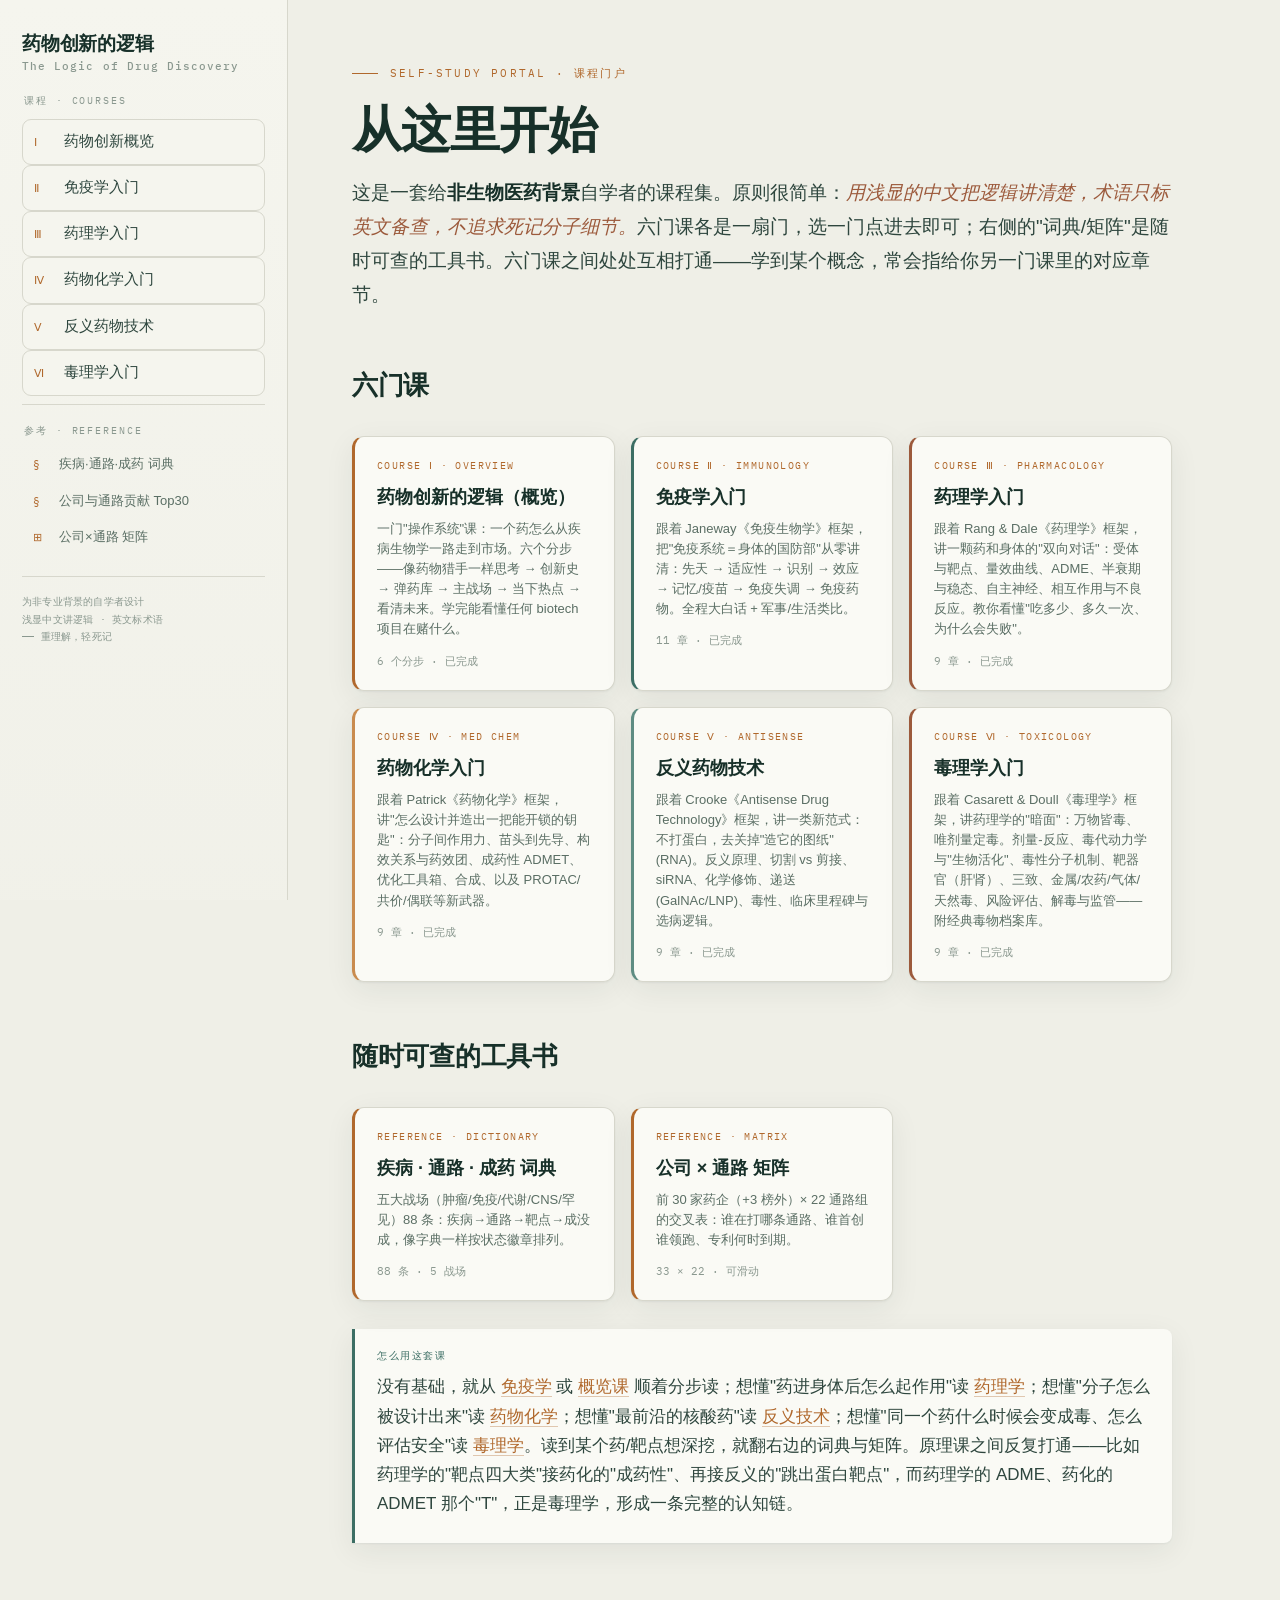
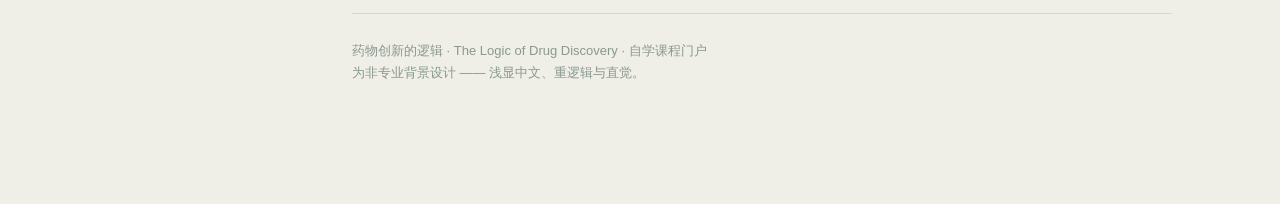
<file: index.html>
<!DOCTYPE html>
<html lang="zh-Hant">
<head>
<meta charset="UTF-8">
<meta name="viewport" content="width=device-width, initial-scale=1.0">
<title>自学课程门户 · The Logic of Drug Discovery</title>
<link rel="preconnect" href="https://fonts.googleapis.com">
<link rel="preconnect" href="https://fonts.gstatic.com" crossorigin>
<link href="https://fonts.googleapis.com/css2?family=Fraunces:opsz,wght@9..144,400;9..144,500;9..144,600;9..144,700&family=Spectral:wght@400;500;600&family=IBM+Plex+Mono:wght@400;500;600&display=swap" rel="stylesheet">
<link rel="stylesheet" href="assets/styles.css">
</head>
<body>
<button class="menu-btn" id="menuBtn">☰ 目录</button>
<div class="scrim" id="scrim"></div>
<div class="shell">

  <aside class="rail" id="rail">
    <a class="brand" href="index.html"><span class="brand-cn">药物创新的逻辑</span><span class="brand-en">The Logic of Drug Discovery</span></a>
    <div class="nav-label">课程 · Courses</div>
    <nav>
      <a class="nav-item link" href="overview.html"><span class="num">Ⅰ</span><span class="txt">药物创新概览</span></a>
      <a class="nav-item link" href="immunology.html"><span class="num">Ⅱ</span><span class="txt">免疫学入门</span></a>
      <a class="nav-item link" href="pharmacology.html"><span class="num">Ⅲ</span><span class="txt">药理学入门</span></a>
      <a class="nav-item link" href="medchem.html"><span class="num">Ⅳ</span><span class="txt">药物化学入门</span></a>
      <a class="nav-item link" href="antisense.html"><span class="num">Ⅴ</span><span class="txt">反义药物技术</span></a>
      <a class="nav-item link" href="toxicology.html"><span class="num">Ⅵ</span><span class="txt">毒理学入门</span></a>
    </nav>
    <div class="rail-cross">
      <div class="nav-label">参考 · Reference</div>
      <a href="dict/index.html"><span class="num">§</span>疾病·通路·成药 词典</a>
      <a href="dict/companies.html"><span class="num">§</span>公司与通路贡献 Top30</a>
      <a href="dict/matrix.html"><span class="num">⊞</span>公司×通路 矩阵</a>
    </div>
    <div class="rail-foot">为非专业背景的自学者设计<br>浅显中文讲逻辑 · 英文标术语<br>—— 重理解，轻死记</div>
  </aside>

  <main class="main">
    <section class="page">
      <div class="eyebrow">Self-study Portal · 课程门户</div>
      <h1><span class="cn">从这里开始</span></h1>
      <p class="lede">这是一套给<strong>非生物医药背景</strong>自学者的课程集。原则很简单：<em>用浅显的中文把逻辑讲清楚，术语只标英文备查，不追求死记分子细节。</em>六门课各是一扇门，选一门点进去即可；右侧的"词典/矩阵"是随时可查的工具书。六门课之间处处互相打通——学到某个概念，常会指给你另一门课里的对应章节。</p>

      <h2><span class="cn">六门课</span></h2>
      <div class="grid">
        <a class="tile" href="overview.html">
          <div class="t-k">Course Ⅰ · Overview</div>
          <div class="t-h">药物创新的逻辑（概览）</div>
          <div class="t-d">一门"操作系统"课：一个药怎么从疾病生物学一路走到市场。六个分步——像药物猎手一样思考 → 创新史 → 弹药库 → 主战场 → 当下热点 → 看清未来。学完能看懂任何 biotech 项目在赌什么。</div>
          <div class="t-n">6 个分步 · 已完成</div>
        </a>
        <a class="tile" href="immunology.html" style="border-left-color:var(--verdigris)">
          <div class="t-k">Course Ⅱ · Immunology</div>
          <div class="t-h">免疫学入门</div>
          <div class="t-d">跟着 Janeway《免疫生物学》框架，把"免疫系统＝身体的国防部"从零讲清：先天 → 适应性 → 识别 → 效应 → 记忆/疫苗 → 免疫失调 → 免疫药物。全程大白话 + 军事/生活类比。</div>
          <div class="t-n">11 章 · 已完成</div>
        </a>
        <a class="tile" href="pharmacology.html" style="border-left-color:var(--clay)">
          <div class="t-k">Course Ⅲ · Pharmacology</div>
          <div class="t-h">药理学入门</div>
          <div class="t-d">跟着 Rang &amp; Dale《药理学》框架，讲一颗药和身体的"双向对话"：受体与靶点、量效曲线、ADME、半衰期与稳态、自主神经、相互作用与不良反应。教你看懂"吃多少、多久一次、为什么会失败"。</div>
          <div class="t-n">9 章 · 已完成</div>
        </a>
        <a class="tile" href="medchem.html" style="border-left-color:var(--accent-soft)">
          <div class="t-k">Course Ⅳ · Med Chem</div>
          <div class="t-h">药物化学入门</div>
          <div class="t-d">跟着 Patrick《药物化学》框架，讲"怎么设计并造出一把能开锁的钥匙"：分子间作用力、苗头到先导、构效关系与药效团、成药性 ADMET、优化工具箱、合成、以及 PROTAC/共价/偶联等新武器。</div>
          <div class="t-n">9 章 · 已完成</div>
        </a>
        <a class="tile" href="antisense.html" style="border-left-color:var(--verdigris-soft)">
          <div class="t-k">Course Ⅴ · Antisense</div>
          <div class="t-h">反义药物技术</div>
          <div class="t-d">跟着 Crooke《Antisense Drug Technology》框架，讲一类新范式：不打蛋白，去关掉"造它的图纸"(RNA)。反义原理、切割 vs 剪接、siRNA、化学修饰、递送(GalNAc/LNP)、毒性、临床里程碑与选病逻辑。</div>
          <div class="t-n">9 章 · 已完成</div>
        </a>
        <a class="tile" href="toxicology.html" style="border-left-color:var(--clay)">
          <div class="t-k">Course Ⅵ · Toxicology</div>
          <div class="t-h">毒理学入门</div>
          <div class="t-d">跟着 Casarett &amp; Doull《毒理学》框架，讲药理学的"暗面"：万物皆毒、唯剂量定毒。剂量-反应、毒代动力学与"生物活化"、毒性分子机制、靶器官（肝肾）、三致、金属/农药/气体/天然毒、风险评估、解毒与监管——附经典毒物档案库。</div>
          <div class="t-n">9 章 · 已完成</div>
        </a>
      </div>

      <h2><span class="cn">随时可查的工具书</span></h2>
      <div class="grid">
        <a class="tile" href="dict/index.html">
          <div class="t-k">Reference · Dictionary</div>
          <div class="t-h">疾病 · 通路 · 成药 词典</div>
          <div class="t-d">五大战场（肿瘤/免疫/代谢/CNS/罕见）88 条：疾病→通路→靶点→成没成，像字典一样按状态徽章排列。</div>
          <div class="t-n">88 条 · 5 战场</div>
        </a>
        <a class="tile" href="dict/matrix.html">
          <div class="t-k">Reference · Matrix</div>
          <div class="t-h">公司 × 通路 矩阵</div>
          <div class="t-d">前 30 家药企（+3 榜外）× 22 通路组的交叉表：谁在打哪条通路、谁首创谁领跑、专利何时到期。</div>
          <div class="t-n">33 × 22 · 可滑动</div>
        </a>
      </div>

      <div class="note investor">
        <span class="tag">怎么用这套课</span>
        <p>没有基础，就从 <a href="immunology.html">免疫学</a> 或 <a href="overview.html">概览课</a> 顺着分步读；想懂"药进身体后怎么起作用"读 <a href="pharmacology.html">药理学</a>；想懂"分子怎么被设计出来"读 <a href="medchem.html">药物化学</a>；想懂"最前沿的核酸药"读 <a href="antisense.html">反义技术</a>；想懂"同一个药什么时候会变成毒、怎么评估安全"读 <a href="toxicology.html">毒理学</a>。读到某个药/靶点想深挖，就翻右边的词典与矩阵。原理课之间反复打通——比如药理学的"靶点四大类"接药化的"成药性"、再接反义的"跳出蛋白靶点"，而药理学的 ADME、药化的 ADMET 那个"T"，正是毒理学，形成一条完整的认知链。</p>
      </div>

      <div class="footer-note">
        药物创新的逻辑 · The Logic of Drug Discovery · 自学课程门户<br>
        为非专业背景设计 —— 浅显中文、重逻辑与直觉。
      </div>
    </section>
  </main>
</div>
<script>
  const rail=document.getElementById('rail'),scrim=document.getElementById('scrim'),menuBtn=document.getElementById('menuBtn');
  menuBtn.addEventListener('click',()=>{rail.classList.add('open');scrim.classList.add('show')});
  scrim.addEventListener('click',()=>{rail.classList.remove('open');scrim.classList.remove('show')});
</script>
</body>
</html>
</file>
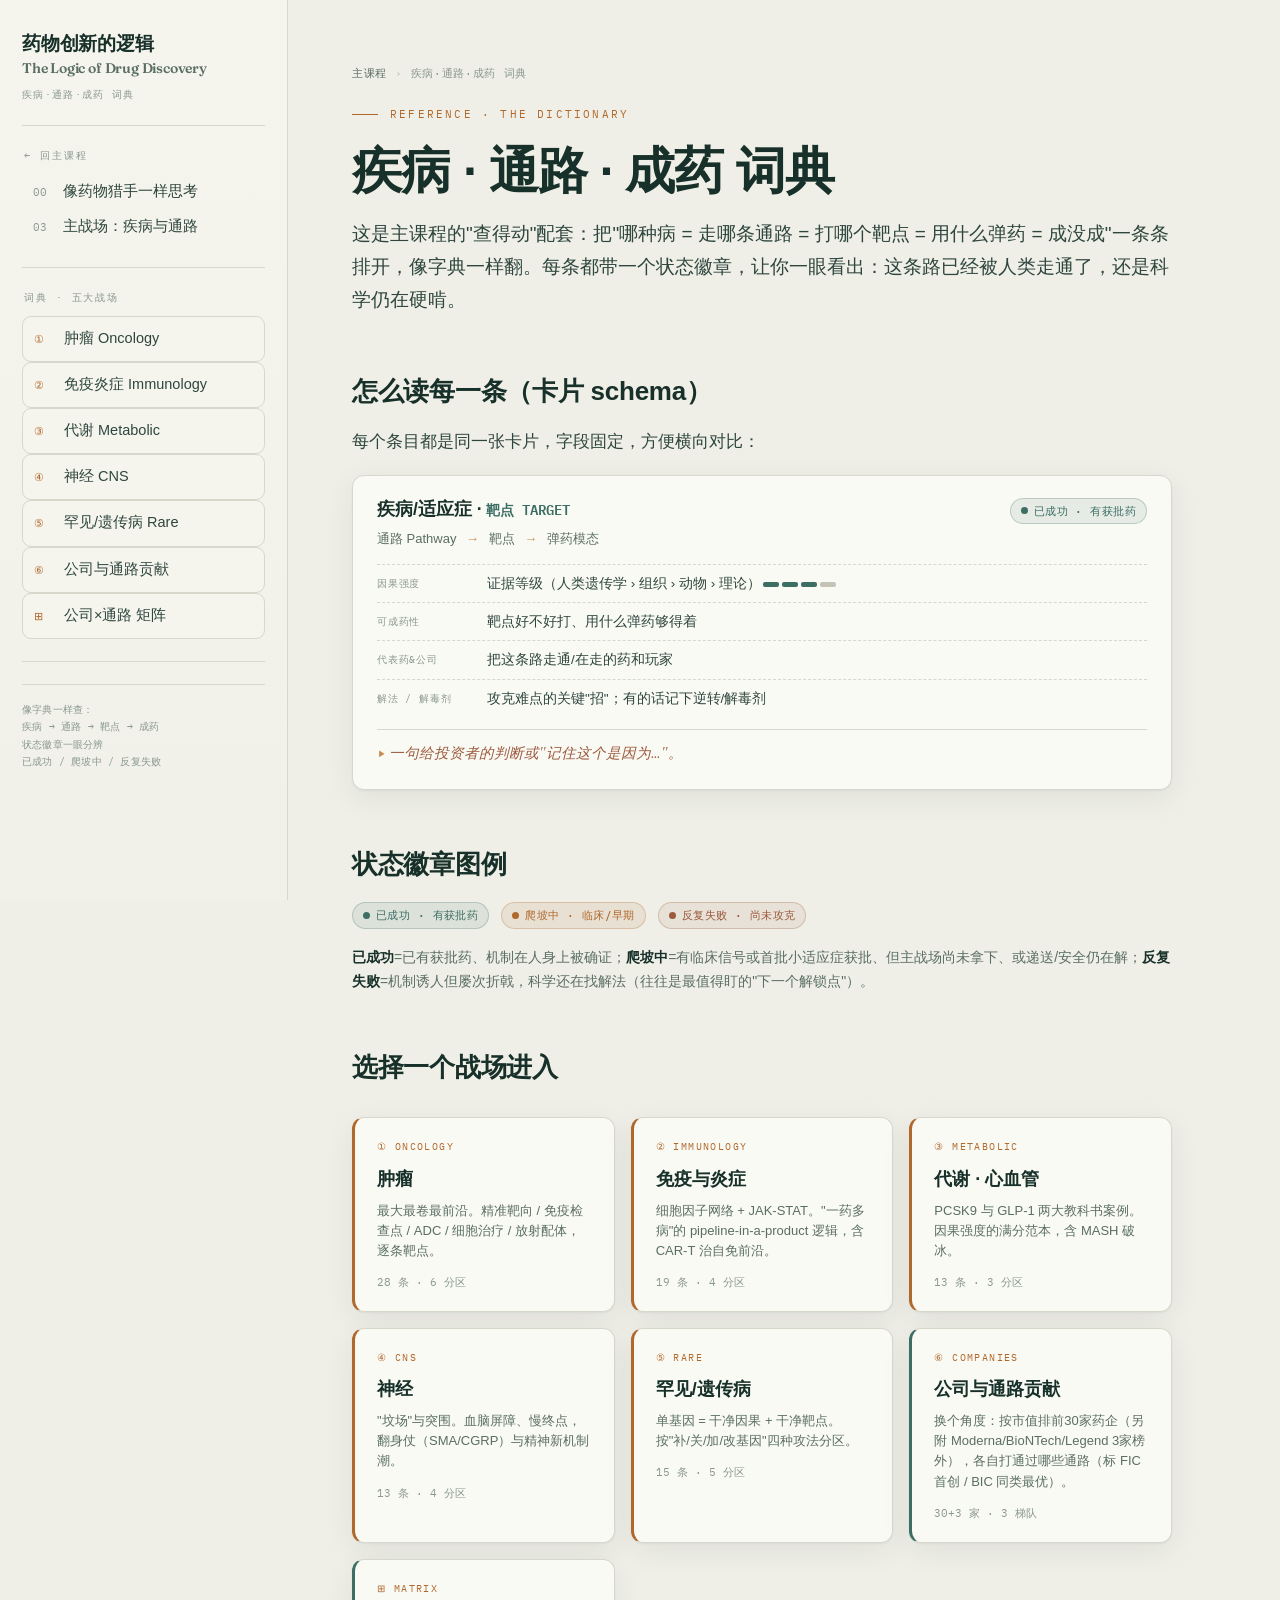
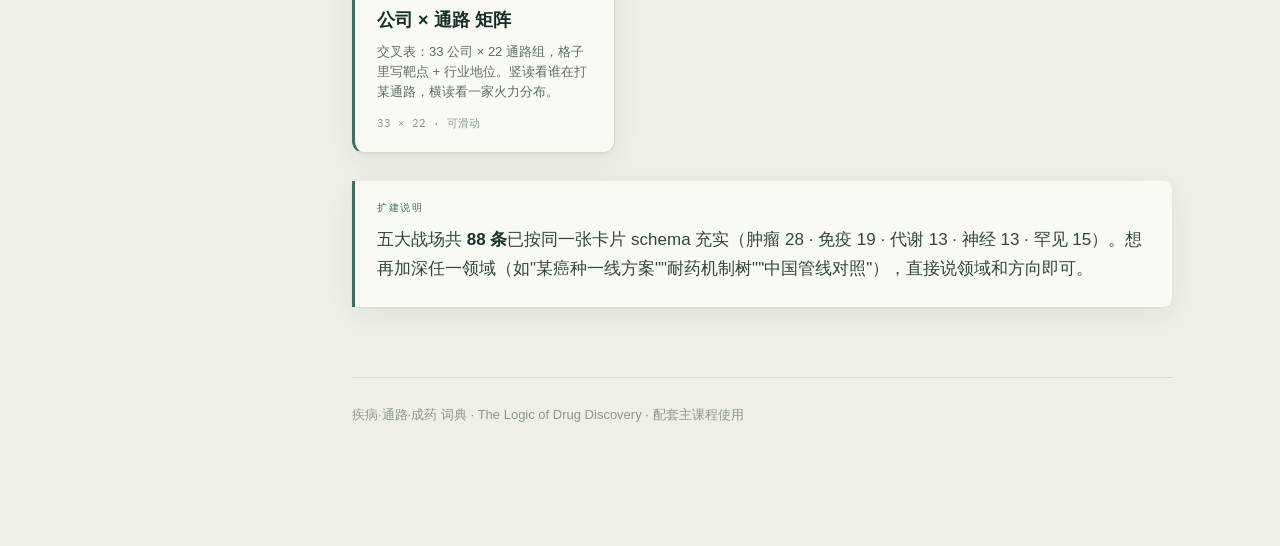
<file: dict/index.html>
<!DOCTYPE html>
<html lang="zh-Hant">
<head>
<meta charset="UTF-8">
<meta name="viewport" content="width=device-width, initial-scale=1.0">
<title>疾病·通路·成药 词典 · The Logic of Drug Discovery</title>
<link rel="preconnect" href="https://fonts.googleapis.com">
<link rel="preconnect" href="https://fonts.gstatic.com" crossorigin>
<link href="https://fonts.googleapis.com/css2?family=Fraunces:opsz,wght@9..144,400;9..144,500;9..144,600;9..144,700&family=Spectral:wght@400;500;600&family=IBM+Plex+Mono:wght@400;500;600&display=swap" rel="stylesheet">
<link rel="stylesheet" href="../assets/styles.css">
</head>
<body>
<button class="menu-btn" id="menuBtn">☰ 目录</button>
<div class="scrim" id="scrim"></div>
<div class="shell">

  <aside class="rail" id="rail">
    <div class="brand"><a href="../index.html"><span class="cn">药物创新的逻辑</span></a><br><span style="font-size:14px;color:var(--soft)">The Logic of Drug Discovery</span></div>
    <div class="brand-sub">疾病·通路·成药 词典</div>
    <div class="rail-divider"></div>
    <div class="nav-label">← 回主课程</div>
    <nav>
      <a class="nav-item" href="../index.html#m0"><span class="num">00</span><span class="txt">像药物猎手一样思考</span></a>
      <a class="nav-item" href="../index.html#m3"><span class="num">03</span><span class="txt">主战场：疾病与通路</span></a>
    </nav>
    <div class="rail-divider"></div>
    <div class="nav-label">词典 · 五大战场</div>
    <nav>
      <a class="nav-item link" href="oncology.html"><span class="num">①</span><span class="txt">肿瘤 Oncology</span></a>
      <a class="nav-item link" href="immunology.html"><span class="num">②</span><span class="txt">免疫炎症 Immunology</span></a>
      <a class="nav-item link" href="metabolic.html"><span class="num">③</span><span class="txt">代谢 Metabolic</span></a>
      <a class="nav-item link" href="cns.html"><span class="num">④</span><span class="txt">神经 CNS</span></a>
      <a class="nav-item link" href="rare.html"><span class="num">⑤</span><span class="txt">罕见/遗传病 Rare</span></a>
      <a class="nav-item link" href="companies.html"><span class="num">⑥</span><span class="txt">公司与通路贡献</span></a>
      <a class="nav-item link" href="matrix.html"><span class="num">⊞</span><span class="txt">公司×通路 矩阵</span></a>
    </nav>
    <div class="rail-divider"></div>
    <div class="rail-foot">像字典一样查：<br>疾病 → 通路 → 靶点 → 成药<br>状态徽章一眼分辨<br>已成功 / 爬坡中 / 反复失败</div>
  </aside>

  <main class="main">
    <section class="page">
      <div class="crumb"><a href="../index.html">主课程</a><span class="sep">›</span>疾病·通路·成药 词典</div>
      <div class="eyebrow">Reference · The Dictionary</div>
      <h1><span class="cn">疾病 · 通路 · 成药 词典</span></h1>
      <p class="lede">这是主课程的"查得动"配套：把"哪种病 = 走哪条通路 = 打哪个靶点 = 用什么弹药 = 成没成"一条条排开，像字典一样翻。每条都带一个状态徽章，让你一眼看出：这条路已经被人类走通了，还是科学仍在硬啃。</p>

      <h2><span class="cn">怎么读每一条（卡片 schema）</span></h2>
      <p>每个条目都是同一张卡片，字段固定，方便横向对比：</p>
      <div class="entry">
        <div class="e-top">
          <div class="e-title">疾病/适应症 · <span class="tgt">靶点 TARGET</span></div>
          <span class="badge ok">已成功 · 有获批药</span>
        </div>
        <div class="e-path">通路 Pathway <span class="arrow">→</span> 靶点 <span class="arrow">→</span> 弹药模态</div>
        <div class="erow"><span class="lbl">因果强度</span><span class="val">证据等级（人类遗传学 › 组织 › 动物 › 理论）<span class="meter"><i class="on"></i><i class="on"></i><i class="on"></i><i></i></span></span></div>
        <div class="erow"><span class="lbl">可成药性</span><span class="val">靶点好不好打、用什么弹药够得着</span></div>
        <div class="erow"><span class="lbl">代表药&公司</span><span class="val">把这条路走通/在走的药和玩家</span></div>
        <div class="erow"><span class="lbl">解法 / 解毒剂</span><span class="val">攻克难点的关键"招"；有的话记下逆转/解毒剂</span></div>
        <div class="e-insight">一句给投资者的判断或"记住这个是因为…"。</div>
      </div>

      <h2><span class="cn">状态徽章图例</span></h2>
      <div class="pills" style="gap:12px">
        <span class="badge ok">已成功 · 有获批药</span>
        <span class="badge wip">爬坡中 · 临床/早期</span>
        <span class="badge fail">反复失败 · 尚未攻克</span>
      </div>
      <p style="font-size:14px;color:var(--soft)"><strong>已成功</strong>=已有获批药、机制在人身上被确证；<strong>爬坡中</strong>=有临床信号或首批小适应症获批、但主战场尚未拿下、或递送/安全仍在解；<strong>反复失败</strong>=机制诱人但屡次折戟，科学还在找解法（往往是最值得盯的"下一个解锁点"）。</p>

      <h2><span class="cn">选择一个战场进入</span></h2>
      <div class="grid">
        <a class="tile" href="oncology.html">
          <div class="t-k">① Oncology</div>
          <div class="t-h">肿瘤</div>
          <div class="t-d">最大最卷最前沿。精准靶向 / 免疫检查点 / ADC / 细胞治疗 / 放射配体，逐条靶点。</div>
          <div class="t-n">28 条 · 6 分区</div>
        </a>
        <a class="tile" href="immunology.html">
          <div class="t-k">② Immunology</div>
          <div class="t-h">免疫与炎症</div>
          <div class="t-d">细胞因子网络 + JAK-STAT。"一药多病"的 pipeline-in-a-product 逻辑，含 CAR-T 治自免前沿。</div>
          <div class="t-n">19 条 · 4 分区</div>
        </a>
        <a class="tile" href="metabolic.html">
          <div class="t-k">③ Metabolic</div>
          <div class="t-h">代谢 · 心血管</div>
          <div class="t-d">PCSK9 与 GLP-1 两大教科书案例。因果强度的满分范本，含 MASH 破冰。</div>
          <div class="t-n">13 条 · 3 分区</div>
        </a>
        <a class="tile" href="cns.html">
          <div class="t-k">④ CNS</div>
          <div class="t-h">神经</div>
          <div class="t-d">"坟场"与突围。血脑屏障、慢终点，翻身仗（SMA/CGRP）与精神新机制潮。</div>
          <div class="t-n">13 条 · 4 分区</div>
        </a>
        <a class="tile" href="rare.html">
          <div class="t-k">⑤ Rare</div>
          <div class="t-h">罕见/遗传病</div>
          <div class="t-d">单基因 = 干净因果 + 干净靶点。按"补/关/加/改基因"四种攻法分区。</div>
          <div class="t-n">15 条 · 5 分区</div>
        </a>
        <a class="tile" href="companies.html" style="border-left-color:var(--verdigris)">
          <div class="t-k">⑥ Companies</div>
          <div class="t-h">公司与通路贡献</div>
          <div class="t-d">换个角度：按市值排前30家药企（另附 Moderna/BioNTech/Legend 3家榜外），各自打通过哪些通路（标 FIC 首创 / BIC 同类最优）。</div>
          <div class="t-n">30+3 家 · 3 梯队</div>
        </a>
        <a class="tile" href="matrix.html" style="border-left-color:var(--verdigris)">
          <div class="t-k">⊞ Matrix</div>
          <div class="t-h">公司 × 通路 矩阵</div>
          <div class="t-d">交叉表：33 公司 × 22 通路组，格子里写靶点 + 行业地位。竖读看谁在打某通路，横读看一家火力分布。</div>
          <div class="t-n">33 × 22 · 可滑动</div>
        </a>
      </div>

      <div class="note investor">
        <span class="tag">扩建说明</span>
        <p>五大战场共 <strong>88 条</strong>已按同一张卡片 schema 充实（肿瘤 28 · 免疫 19 · 代谢 13 · 神经 13 · 罕见 15）。想再加深任一领域（如"某癌种一线方案""耐药机制树""中国管线对照"），直接说领域和方向即可。</p>
      </div>

      <div class="footer-note">疾病·通路·成药 词典 · The Logic of Drug Discovery · 配套主课程使用</div>
    </section>
  </main>
</div>
<script>
  const rail=document.getElementById('rail'),scrim=document.getElementById('scrim'),menuBtn=document.getElementById('menuBtn');
  menuBtn.addEventListener('click',()=>{rail.classList.add('open');scrim.classList.add('show')});
  scrim.addEventListener('click',()=>{rail.classList.remove('open');scrim.classList.remove('show')});
</script>
</body>
</html>
</file>
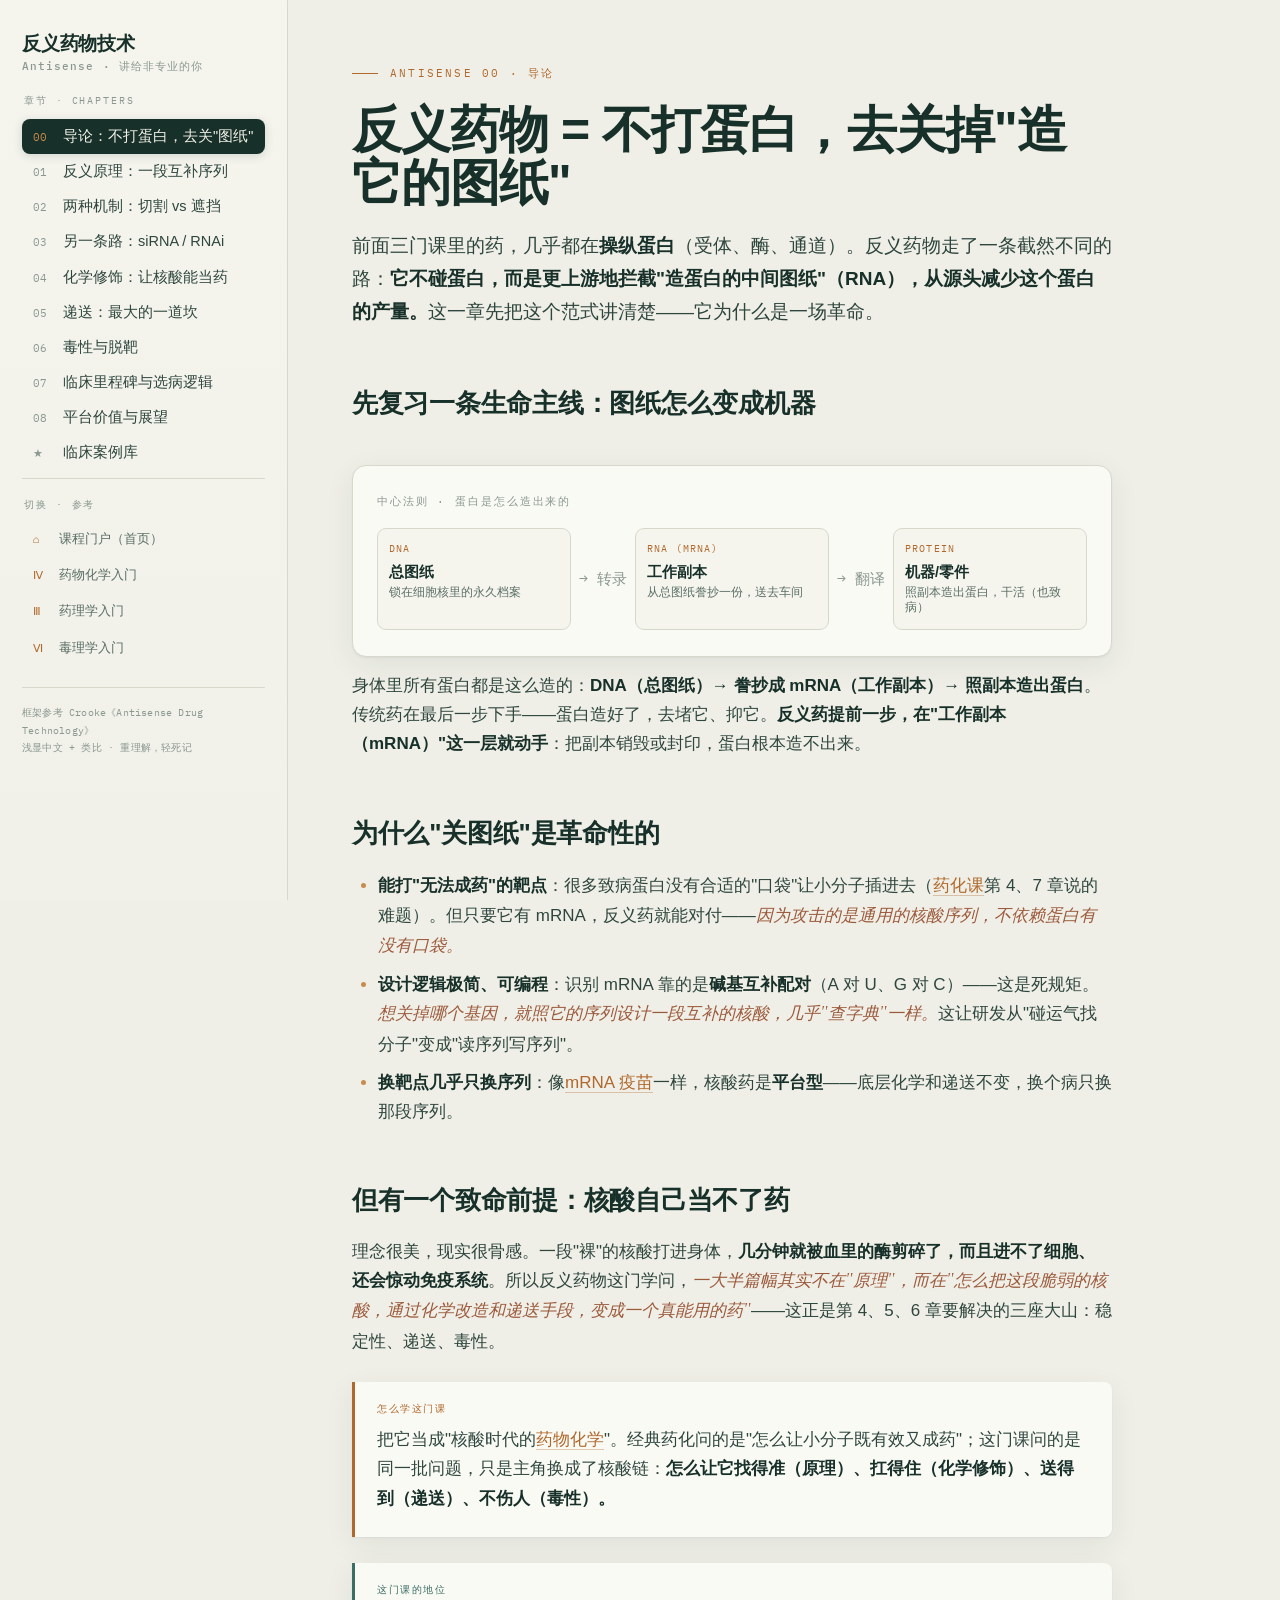
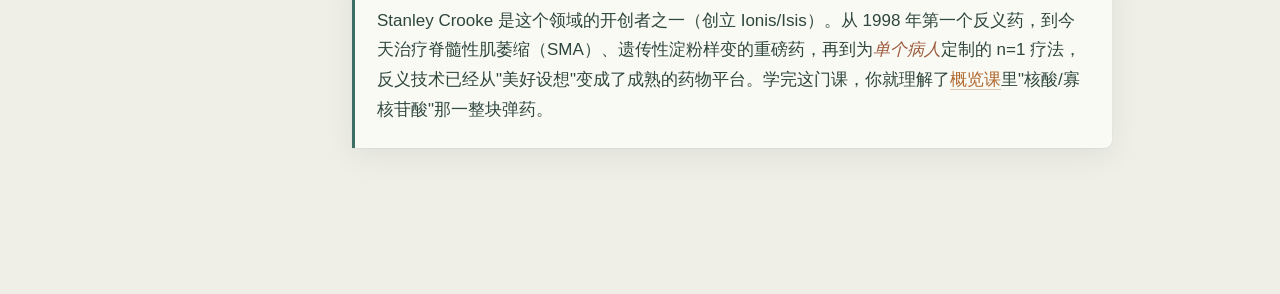
<file: antisense.html>
<!DOCTYPE html>
<html lang="zh-Hant">
<head>
<meta charset="UTF-8">
<meta name="viewport" content="width=device-width, initial-scale=1.0">
<title>反义药物技术入门 · Antisense Drug Technology</title>
<link rel="preconnect" href="https://fonts.googleapis.com">
<link rel="preconnect" href="https://fonts.gstatic.com" crossorigin>
<link href="https://fonts.googleapis.com/css2?family=Fraunces:opsz,wght@9..144,400;9..144,500;9..144,600;9..144,700&family=Spectral:wght@400;500;600&family=IBM+Plex+Mono:wght@400;500;600&display=swap" rel="stylesheet">
<link rel="stylesheet" href="assets/styles.css">
</head>
<body>
<button class="menu-btn" id="menuBtn">☰ 目录</button>
<div class="scrim" id="scrim"></div>
<div class="shell">

  <aside class="rail" id="rail">
    <a class="brand" href="index.html"><span class="brand-cn">反义药物技术</span><span class="brand-en">Antisense · 讲给非专业的你</span></a>
    <div class="nav-label">章节 · Chapters</div>
    <nav id="nav">
      <button class="nav-item active" data-target="as0"><span class="num">00</span><span class="txt">导论：不打蛋白，去关"图纸"</span></button>
      <button class="nav-item" data-target="as1"><span class="num">01</span><span class="txt">反义原理：一段互补序列</span></button>
      <button class="nav-item" data-target="as2"><span class="num">02</span><span class="txt">两种机制：切割 vs 遮挡</span></button>
      <button class="nav-item" data-target="as3"><span class="num">03</span><span class="txt">另一条路：siRNA / RNAi</span></button>
      <button class="nav-item" data-target="as4"><span class="num">04</span><span class="txt">化学修饰：让核酸能当药</span></button>
      <button class="nav-item" data-target="as5"><span class="num">05</span><span class="txt">递送：最大的一道坎</span></button>
      <button class="nav-item" data-target="as6"><span class="num">06</span><span class="txt">毒性与脱靶</span></button>
      <button class="nav-item" data-target="as7"><span class="num">07</span><span class="txt">临床里程碑与选病逻辑</span></button>
      <button class="nav-item" data-target="as8"><span class="num">08</span><span class="txt">平台价值与展望</span></button>
      <button class="nav-item" data-target="astrials"><span class="num">★</span><span class="txt">临床案例库</span></button>
    </nav>
    <div class="rail-cross">
      <div class="nav-label">切换 · 参考</div>
      <a href="index.html"><span class="num">⌂</span>课程门户（首页）</a>
      <a href="medchem.html"><span class="num">Ⅳ</span>药物化学入门</a>
      <a href="pharmacology.html"><span class="num">Ⅲ</span>药理学入门</a>
      <a href="toxicology.html"><span class="num">Ⅵ</span>毒理学入门</a>
    </div>
    <div class="rail-foot">框架参考 Crooke《Antisense Drug Technology》<br>浅显中文 + 类比 · 重理解，轻死记</div>
  </aside>

  <main class="main">

    <!-- as0 -->
    <section class="module active" id="as0">
      <div class="eyebrow">Antisense 00 · 导论</div>
      <h1><span class="cn">反义药物 = 不打蛋白，去关掉"造它的图纸"</span></h1>
      <p class="lede">前面三门课里的药，几乎都在<strong>操纵蛋白</strong>（受体、酶、通道）。反义药物走了一条截然不同的路：<strong>它不碰蛋白，而是更上游地拦截"造蛋白的中间图纸"（RNA），从源头减少这个蛋白的产量。</strong>这一章先把这个范式讲清楚——它为什么是一场革命。</p>

      <h2><span class="cn">先复习一条生命主线：图纸怎么变成机器</span></h2>
      <div class="loop">
        <div class="loop-title">中心法则 · 蛋白是怎么造出来的</div>
        <div class="chain">
          <div class="link"><div class="k">DNA</div><div class="v">总图纸</div><div class="d">锁在细胞核里的永久档案</div></div>
          <div class="arrow">→ 转录</div>
          <div class="link"><div class="k">RNA (mRNA)</div><div class="v">工作副本</div><div class="d">从总图纸誊抄一份，送去车间</div></div>
          <div class="arrow">→ 翻译</div>
          <div class="link"><div class="k">Protein</div><div class="v">机器/零件</div><div class="d">照副本造出蛋白，干活（也致病）</div></div>
        </div>
      </div>
      <p>身体里所有蛋白都是这么造的：<strong>DNA（总图纸）→ 誊抄成 mRNA（工作副本）→ 照副本造出蛋白</strong>。传统药在最后一步下手——蛋白造好了，去堵它、抑它。<strong>反义药提前一步，在"工作副本（mRNA）"这一层就动手</strong>：把副本销毁或封印，蛋白根本造不出来。</p>

      <h2><span class="cn">为什么"关图纸"是革命性的</span></h2>
      <ul>
        <li><strong>能打"无法成药"的靶点</strong>：很多致病蛋白没有合适的"口袋"让小分子插进去（<a href="medchem.html">药化课</a>第 4、7 章说的难题）。但只要它有 mRNA，反义药就能对付——<em>因为攻击的是通用的核酸序列，不依赖蛋白有没有口袋。</em></li>
        <li><strong>设计逻辑极简、可编程</strong>：识别 mRNA 靠的是<strong>碱基互补配对</strong>（A 对 U、G 对 C）——这是死规矩。<em>想关掉哪个基因，就照它的序列设计一段互补的核酸，几乎"查字典"一样。</em>这让研发从"碰运气找分子"变成"读序列写序列"。</li>
        <li><strong>换靶点几乎只换序列</strong>：像<a href="pharmacology.html">mRNA 疫苗</a>一样，核酸药是<strong>平台型</strong>——底层化学和递送不变，换个病只换那段序列。</li>
      </ul>

      <h2><span class="cn">但有一个致命前提：核酸自己当不了药</span></h2>
      <p>理念很美，现实很骨感。一段"裸"的核酸打进身体，<strong>几分钟就被血里的酶剪碎了，而且进不了细胞、还会惊动免疫系统</strong>。所以反义药物这门学问，<em>一大半篇幅其实不在"原理"，而在"怎么把这段脆弱的核酸，通过化学改造和递送手段，变成一个真能用的药"</em>——这正是第 4、5、6 章要解决的三座大山：稳定性、递送、毒性。</p>

      <div class="note">
        <span class="tag">怎么学这门课</span>
        <p>把它当成"核酸时代的<a href="medchem.html">药物化学</a>"。经典药化问的是"怎么让小分子既有效又成药"；这门课问的是同一批问题，只是主角换成了核酸链：<strong>怎么让它找得准（原理）、扛得住（化学修饰）、送得到（递送）、不伤人（毒性）。</strong></p>
      </div>
      <div class="note investor">
        <span class="tag">这门课的地位</span>
        <p>Stanley Crooke 是这个领域的开创者之一（创立 Ionis/Isis）。从 1998 年第一个反义药，到今天治疗脊髓性肌萎缩（SMA）、遗传性淀粉样变的重磅药，再到为<em>单个病人</em>定制的 n=1 疗法，反义技术已经从"美好设想"变成了成熟的药物平台。学完这门课，你就理解了<a href="overview.html">概览课</a>里"核酸/寡核苷酸"那一整块弹药。</p>
      </div>
    </section>

    <!-- as1 -->
    <section class="module" id="as1">
      <div class="eyebrow">Antisense 01 · The Core Principle</div>
      <h1><span class="cn">反义原理：一段"互补序列"当探针</span></h1>
      <p class="lede">"反义"这个词听着玄，其实指的就是一件极朴素的事：<strong>造一段和目标 mRNA 正好互补的短核酸，让它去和 mRNA 配对结合。</strong>结合之后，就有办法让这段 mRNA 失效。这一章讲这个"配对"为什么这么可靠、又为什么这么精准。</p>

      <h2><span class="cn">"正义"与"反义"：一段序列和它的镜像</span></h2>
      <p>mRNA 上带着造蛋白的信息，这段有意义的序列叫<strong>"正义链" (sense)</strong>。按碱基配对规则（A–U、G–C），能和它严丝合缝配上的那条镜像序列，就叫<strong>"反义链" (antisense)</strong>。<strong>反义寡核苷酸（ASO）</strong>就是人工合成的一小段（通常 15–25 个碱基）反义链——它像一把<em>照着目标 mRNA 定制的"分子拉链另一半"</em>，一进细胞就去找它的配对对象扣上。</p>

      <h2><span class="cn">为什么配对既可靠又精准</span></h2>
      <div class="card">
        <h3>碱基配对：生命自带的"寻址系统"</h3>
        <p>A 只配 U、G 只配 C，这是刻在化学里的死规矩，<em>不需要像蛋白靶点那样去猜形状、试口袋（<a href="medchem.html">药化课</a>第 1、3 章那些苦活）</em>。所以只要知道目标 mRNA 的序列，就能<strong>直接算出</strong>该造什么样的 ASO——设计变成了"查表"。这就是第 0 章说的"可编程"的物理根源。</p>
      </div>
      <p><strong>精准从哪来？</strong>——从"长度"。人体基因组里，<strong>一段连续 15–20 个碱基的特定序列，几乎在整个基因组里独一无二</strong>（因为组合数是天文数字）。所以一段 20 碱基的 ASO，理论上只会牢牢扣住那一个目标 mRNA，不太会误认别人——这是它高选择性的来源（现实中仍有脱靶，第 6 章细讲）。</p>

      <h2><span class="cn">"扣上"之后呢？——本身不够,要触发下游</span></h2>
      <p>光是 ASO 扣在 mRNA 上，<em>不一定就能关掉这个基因</em>。真正让 mRNA 失效，靠的是结合<strong>之后触发的机制</strong>——要么招来一把"剪刀"把 mRNA 剪断，要么用身体把它"堵在半路不让它干活"。这两条路，就是下一章的主题。</p>
      <p>所以你可以把 ASO 理解成<strong>一个"定位贴"</strong>：它先精确贴到目标 mRNA 上，至于是"贴上后引爆"还是"贴上后封路"，取决于这段 ASO 是怎么设计的。</p>

      <div class="note">
        <span class="tag">本章小结</span>
        <p>反义药＝一段<strong>和目标 mRNA 互补的短核酸（ASO）</strong>，靠<strong>碱基配对（A–U/G–C 的死规矩）</strong>精确找到并扣住目标——设计像查表，精准来自"20 个碱基在基因组里近乎唯一"。但"扣上"只是定位，真正让基因沉默要靠下游机制。下一章：两种让 mRNA 失效的办法。</p>
      </div>
    </section>

    <!-- as2 -->
    <section class="module" id="as2">
      <div class="eyebrow">Antisense 02 · Two Mechanisms</div>
      <h1><span class="cn">两种机制：切断它，还是遮住它</span></h1>
      <p class="lede">ASO 扣上目标 mRNA 后，怎么让基因"闭嘴"？有两条根本不同的路：<strong>一条是"引来剪刀把 mRNA 剪断"（催化式销毁），另一条是"用身体挡在关键位置，让 mRNA 没法被正常读取"（占位式封印）。</strong>选哪条，决定了 ASO 的设计和用途。</p>

      <div class="loop">
        <div class="loop-title">两种让基因闭嘴的机制</div>
        <div class="chain">
          <div class="link"><div class="k">机制一 · RNase H</div><div class="v">切断销毁</div><div class="d">ASO扣上后招来一把细胞自带的"剪刀"，把mRNA剪碎 · 用来"减少"某蛋白</div></div>
          <div class="arrow">↔</div>
          <div class="link"><div class="k">机制二 · 空间位阻</div><div class="v">遮挡封印</div><div class="d">ASO像块"胶布"堵在关键位置，不剪断、只挡路 · 用来"改写"或"关闭"读取</div></div>
        </div>
      </div>

      <h2><span class="cn">机制一：RNase H 切割 —— 招来剪刀，销毁副本</span></h2>
      <p>细胞里本来就有一种酶叫 <strong>RNase H</strong>，它专门认"DNA–RNA 配对形成的双链"，一认到就把其中的 RNA 那条<strong>剪断</strong>。反义药利用了这一点：设计一段带 DNA 特征的 ASO，扣上目标 mRNA 后形成 DNA–RNA 双链，<strong>RNase H 闻讯赶来，一刀把 mRNA 剪碎</strong>——蛋白就造不出来了。</p>
      <ul>
        <li><strong>催化式，很省药</strong>：剪完一条，ASO 松开、去扣下一条 mRNA，反复利用。一个 ASO 能干掉很多 mRNA。</li>
        <li><strong>用途：单纯"减少"一个有害蛋白</strong>。比如某个基因造出了致病蛋白（如遗传性淀粉样变里作乱的 TTR），就用这招把它的 mRNA 剪掉、降低蛋白水平。</li>
        <li>这类 ASO 常做成"<strong>缺口聚体</strong> (gapmer)"结构：中间一段是让 RNase H 认得的 DNA、两端包上保护性化学修饰（第 4 章）——<em>中间"露出刀口"、两端"穿盔甲"。</em></li>
      </ul>

      <h2><span class="cn">机制二：空间位阻 —— 不剪断,只"堵路"</span></h2>
      <p>另一条路根本不销毁 mRNA，而是让 ASO 像一块<strong>胶布</strong>牢牢贴在 mRNA 的某个关键位置，<em>物理上挡住</em>细胞机器去读它。妙处在于——<strong>挡在不同位置，能实现不同目的</strong>：</p>
      <table class="tbl">
        <thead><tr><th>贴在哪</th><th>效果</th><th>代表用途</th></tr></thead>
        <tbody>
          <tr><td>贴在"翻译起点"</td><td>造蛋白的机器上不了车 → 关掉这个蛋白</td><td>降低有害蛋白（不销毁mRNA的方式）</td></tr>
          <tr><td>贴在"剪接位点"</td><td><strong>改写 mRNA 的拼接方式</strong> → 让细胞造出"修正版"蛋白</td><td>SMA 神药<strong>诺西那生 (Nusinersen)</strong>、部分 DMD 药</td></tr>
        </tbody>
      </table>
      <div class="card">
        <h3>最漂亮的应用：剪接调控（改写而非关闭）</h3>
        <p>mRNA 从总图纸誊抄下来后，要经过"剪辑"——把没用的片段剪掉、有用的接起来（叫<strong>剪接 splicing</strong>）。有些遗传病正是<em>剪辑剪错了</em>，造出残缺蛋白。空间位阻型 ASO 可以贴在剪接位点上，<strong>"引导"细胞改按正确方式剪辑</strong>，从而造出有功能的蛋白。<em>SMA（脊髓性肌萎缩）的诺西那生就是这么救命的——它让身体把一个"备份基因"重新剪辑成能用的版本。这是"反义"从"关基因"升级到"修基因表达"的里程碑。</em></p>
      </div>

      <h2><span class="cn">一句话分清两条路</span></h2>
      <p><strong>要"减少一个蛋白" → 用 RNase H 切割（催化销毁，gapmer）；要"改写或精细关闭" → 用空间位阻（占位不销毁，剪接调控）。</strong>这也是为什么两类 ASO 的化学结构不同——切割型中间要"露刀口"给酶认，位阻型则要"全身穿盔甲"贴得更牢、还不能招剪刀。这就自然引出了下一个大主题：化学修饰。</p>

      <div class="note">
        <span class="tag">本章小结</span>
        <p>ASO 扣上后有两条路：<strong>RNase H 切割</strong>（招细胞自带剪刀销毁 mRNA，催化省药，gapmer 结构，用于"减蛋白"）和<strong>空间位阻</strong>（当胶布堵关键位置，不销毁，可实现"改写剪接"这种高级操作，如 SMA 的诺西那生）。选哪条决定了设计。下一章：这段核酸怎么被改造得能在身体里存活。</p>
      </div>
    </section>

    <!-- as3 -->
    <section class="module" id="as3">
      <div class="eyebrow">Antisense 03 · siRNA / RNAi</div>
      <h1><span class="cn">另一条路：siRNA 与 RNA 干扰</span></h1>
      <p class="lede">除了 ASO，还有一支"表亲"也在 RNA 层面关基因，叫 <strong>siRNA</strong>（小干扰 RNA）。它借用了细胞里一套<strong>天生就存在的"基因静默"系统</strong>来干活。这一章把它讲清楚，并和 ASO 做个对比——它俩常被混为一谈，其实机制不同。</p>

      <h2><span class="cn">RNAi：细胞自带的"基因灭火队"</span></h2>
      <p>细胞本来就有一套防御机制叫 <strong>RNA 干扰 (RNAi)</strong>——它能识别并销毁"双链 RNA"（往往是病毒入侵的标志）。科学家发现，只要人工给细胞递进一小段<strong>双链 RNA（siRNA）</strong>，就能<em>劫持这套系统</em>，指哪打哪地销毁任何目标 mRNA。这个发现拿了 2006 年诺奖。</p>
      <div class="loop">
        <div class="loop-title">siRNA 的工作流程</div>
        <div class="chain">
          <div class="link"><div class="k">1</div><div class="v">递进双链 siRNA</div><div class="d">一段人工合成的双链小 RNA 进入细胞</div></div>
          <div class="arrow">→</div>
          <div class="link"><div class="k">2</div><div class="v">装进 RISC</div><div class="d">被细胞的"灭火队机器"(RISC)拾起，留一条当"通缉令"</div></div>
          <div class="arrow">→</div>
          <div class="link"><div class="k">3</div><div class="v">按令销毁</div><div class="d">RISC 拿着通缉令找到匹配的 mRNA，切断它</div></div>
        </div>
      </div>
      <p>关键区别：ASO 是"单枪匹马"直接扣 mRNA（招 RNase H 或占位）；<strong>siRNA 是"报案"——把通缉令交给细胞里一支现成的专业灭火队（RISC 复合体）去执行销毁</strong>。RISC 也是催化式的，一条 siRNA 能引导销毁很多 mRNA，效率很高。</p>

      <h2><span class="cn">ASO vs siRNA：一张对比表</span></h2>
      <table class="tbl">
        <thead><tr><th></th><th>ASO（反义寡核苷酸）</th><th>siRNA（小干扰 RNA）</th></tr></thead>
        <tbody>
          <tr><td>形态</td><td>单链</td><td>双链</td></tr>
          <tr><td>怎么灭 mRNA</td><td>自己招 RNase H 剪，或占位封印</td><td>交给细胞的 RISC 机器去剪</td></tr>
          <tr><td>能做的花样</td><td>多（切割 + 剪接调控 + 占位，第2章）</td><td>主要是"切割沉默"一种</td></tr>
          <tr><td>能进细胞核吗</td><td>能（可作用于核内未剪辑的 RNA）</td><td>主要在细胞质起作用</td></tr>
          <tr><td>代表药</td><td>诺西那生(SMA)、Inotersen(TTR)</td><td>Patisiran、Inclisiran(降胆固醇)</td></tr>
        </tbody>
      </table>
      <p>不用记全，抓住一句：<strong>ASO 更"多才多艺"（能切、能改、能堵），siRNA 更"专精高效"（专门借 RISC 做沉默）。</strong>两者面临的化学和递送难题高度相似（都是脆弱核酸），所以后面第 4、5、6 章对两者基本通用。</p>

      <div class="note investor">
        <span class="tag">产业格局的一条线</span>
        <p>这两条技术路线背后是两大阵营：<strong>ASO 以 Ionis 为代表</strong>（Crooke 的公司），<strong>siRNA 以 Alnylam 为代表</strong>。近年 siRNA 靠 GalNAc 递送（第 5 章）实现了"一年打两针降胆固醇"（Inclisiran）这类惊艳产品，让核酸药真正走向大众慢病。这条线在<a href="overview.html">概览课</a>的公司/通路矩阵里能对上号。</p>
      </div>
      <div class="note">
        <span class="tag">本章小结</span>
        <p><strong>siRNA</strong> 是双链核酸，通过劫持细胞天生的<strong>RNAi 灭火系统（RISC）</strong>来销毁目标 mRNA——"报案让专业队执行"。相比 ASO（单枪匹马、花样多），siRNA 专精于高效沉默。两者难题相通。下一章进入核酸药的第一座大山：化学修饰。</p>
      </div>
    </section>

    <!-- as4 -->
    <section class="module" id="as4">
      <div class="eyebrow">Antisense 04 · Chemical Modification</div>
      <h1><span class="cn">化学修饰：让脆弱的核酸能当药</span></h1>
      <p class="lede">这是全课最"药化"的一章。一段天然核酸打进身体，<strong>几分钟就被降解、进不了细胞、还激惹免疫</strong>——根本当不了药。反义技术能成真，靠的是几代人给核酸链"穿盔甲"的化学修饰。理解这一章，你就懂了为什么这门技术"憋了二十年才爆发"。</p>

      <h2><span class="cn">裸核酸的三宗罪</span></h2>
      <ul>
        <li><strong>会被秒降解</strong>：血液和细胞里到处是"核酸酶"，专门剪碎游离核酸。裸 ASO 半衰期以分钟计（<a href="pharmacology.html">药理课</a>第 4 章的半衰期，短到没法用）。</li>
        <li><strong>进不了细胞</strong>：核酸带大量负电、又大，很难穿过细胞膜（膜是油性的，第 5 章细讲）。</li>
        <li><strong>会惊动免疫</strong>：外源核酸长得像"病毒入侵",容易被<a href="immunology.html">免疫系统</a>的模式识别受体（免疫课第 1 章的 TLR）当敌人，引发炎症。</li>
      </ul>
      <p>化学修饰的任务，就是<strong>在不破坏"碱基配对能力"（第 1 章的命根子）的前提下，逐一解决这三宗罪</strong>。</p>

      <h2><span class="cn">修饰的三个部位</span></h2>
      <p>一段核酸有三个可改造的部位，历代修饰就在这三处做文章：</p>
      <table class="tbl">
        <thead><tr><th>改哪里</th><th>经典修饰</th><th>解决什么</th></tr></thead>
        <tbody>
          <tr><td>骨架（连接各碱基的"链条")</td><td><strong>硫代磷酸 (PS)</strong>：把链条上一个氧换成硫</td><td>抗降解 + 让 ASO 能和血浆蛋白结合，别太快被肾滤走。<em>几乎所有 ASO 都用它。</em></td></tr>
          <tr><td>糖环（每个碱基挂着的"支架")</td><td><strong>2′ 修饰</strong>：2′-MOE、2′-O-甲基、<strong>LNA/cEt</strong>（把糖锁死）</td><td>大幅抗降解 + 让配对贴得更牢（结合力更强，可用更短序列）</td></tr>
          <tr><td>碱基本身</td><td>少量化学微调</td><td>微调结合、降低免疫刺激</td></tr>
        </tbody>
      </table>

      <h2><span class="cn">几代演进：一部"越穿越好的盔甲史"</span></h2>
      <div class="loop">
        <div class="loop-title">修饰的代际 · 越来越稳、越来越强</div>
        <div class="chain">
          <div class="link"><div class="k">第一代</div><div class="v">PS 骨架</div><div class="d">解决"抗降解" · 第一批药（Fomivirsen）就靠它</div></div>
          <div class="arrow">→</div>
          <div class="link"><div class="k">第二代</div><div class="v">2′-MOE 等</div><div class="d">更稳 + 结合更牢 + 毒性更低 · 诺西那生、Inotersen 属此代</div></div>
          <div class="arrow">→</div>
          <div class="link"><div class="k">进阶</div><div class="v">LNA/cEt · 化学缀合</div><div class="d">锁死糖环极大增强结合 · 或直接挂上"导航"(GalNAc,第5章)</div></div>
        </div>
      </div>
      <p><strong>缺口聚体 (gapmer) 的智慧</strong>（第 2 章提过）在这里说圆了：切割型 ASO 需要中段"露出 DNA 刀口"给 RNase H 认，但那段又最容易被降解。<em>解法是"两端穿重甲（2′修饰）、中间留素身（DNA）"——两端保护整条链不被降解，中间那段刀口专供剪刀识别。</em>这种"分区设计"是反义化学的精髓。</p>

      <h2><span class="cn">还有一种"另辟蹊径"：吗啉代 (PMO)</span></h2>
      <p>有一类修饰干脆<strong>把核酸的骨架整个换成一种不带电的人工骨架（吗啉环 PMO）</strong>。好处是<em>完全不怕核酸酶、几乎不激惹免疫</em>；代价是它不招 RNase H（只能做空间位阻型），且递送方式不同。<em>治疗杜氏肌营养不良（DMD）的依特立生 (Eteplirsen) 就是 PMO 型的剪接调控药。</em></p>

      <div class="note">
        <span class="tag">本章小结</span>
        <p>裸核酸有"三宗罪"（被秒降解、进不了细胞、惹免疫）。化学修饰在<strong>骨架（PS 抗降解）、糖环（2′-MOE / LNA 增稳增结合）、碱基</strong>三处做文章，一代代把核酸"武装成药"。<strong>gapmer 的分区设计（两端穿甲、中间露刀口）</strong>和 <strong>PMO 换骨架</strong>是两种典型思路。武装好了，还剩最难的一关——怎么把它送进目标细胞。</p>
      </div>
    </section>

    <!-- as5 -->
    <section class="module" id="as5">
      <div class="eyebrow">Antisense 05 · Delivery</div>
      <h1><span class="cn">递送：核酸药最大的一道坎</span></h1>
      <p class="lede">如果说化学修饰解决了"核酸能不能活下来"，<strong>递送解决的是"它能不能到达目标细胞、并进到细胞里去"</strong>。这是核酸药几十年来最大的瓶颈——很多机制完美的药，都卡死在"送不进去"。这一章讲行业是怎么一点点攻克它的。</p>

      <h2><span class="cn">为什么这么难：两道墙</span></h2>
      <ul>
        <li><strong>第一道墙：到不了对的器官</strong>。打进血里的核酸药，身体会按自己的规律处置它（<a href="pharmacology.html">药理课</a>的分布/排泄）——大部分自然跑到肝和肾，想去别的器官（心、肌肉、脑）非常难。</li>
        <li><strong>第二道墙：进不了细胞</strong>。就算到了器官，核酸带强负电又大，<em>穿不过油性的细胞膜</em>。就算被细胞"吞"进去，也常被困在细胞内的"回收站"（内体）里出不来、白白降解。这叫"内体逃逸"难题。</li>
      </ul>
      <p>所以递送要同时解决<strong>"去对地方" + "进得了细胞" + "逃得出回收站"</strong>三件事。行业主要发展出三条路：</p>

      <h2><span class="cn">路一：GalNAc 偶联 —— 给核酸装个"肝脏门牌"</span></h2>
      <div class="card">
        <h3>核酸药的"游戏规则改变者"</h3>
        <p>肝细胞表面有一种受体（ASGPR），专门抓取一种叫 <strong>GalNAc</strong> 的糖分子。科学家把<strong>三个 GalNAc 糖挂到 ASO/siRNA 上当"门牌"</strong>——药一进血，就被肝细胞的这个受体高效地"认领"并吞进去。<em>这一招让"送到肝细胞"几乎变成了解决了的问题</em>，直接催生了一批皮下注射、几个月打一次的重磅药（如降胆固醇的 Inclisiran、治卟啉症的 Givosiran）。<strong>凡是致病基因在肝里表达的病，GalNAc 都是首选武器。</strong></p>
      </div>
      <p>为什么肝这么关键？因为<em>大量代谢/遗传病的作乱蛋白正好在肝合成</em>（胆固醇相关蛋白、TTR、凝血因子……）。GalNAc 把"最容易送达的器官"和"最多可打的靶点"对上了，这是近十年核酸药爆发的最大推手。</p>

      <h2><span class="cn">路二：脂质纳米粒 (LNP) —— 用"油泡泡"包着送</span></h2>
      <p>把核酸<strong>包进一颗微小的脂质球（LNP）里</strong>，用"油"帮它蒙混过细胞膜、并帮它逃出回收站。<em>第一个 siRNA 药 Patisiran 就用 LNP 递送；你更熟悉的是——新冠 mRNA 疫苗也是 LNP 送的（<a href="immunology.html">免疫课</a>第 8 章）。</em>LNP 静脉输注后也主要富集在肝，但它是"万能包装"，思路可拓展。</p>

      <h2><span class="cn">路三：局部给药 —— 绕开血液，直接送到现场</span></h2>
      <p>如果目标器官能"直接够到"，就绕开全身循环、直接局部给药，浓度高、全身副作用小：</p>
      <ul>
        <li><strong>鞘内注射（打进脊髓液）</strong>：治中枢神经病。<em>SMA 的诺西那生就是每隔几个月做一次腰穿，把 ASO 直接送进脑脊液</em>——因为血脑屏障（药理课第 3 章）挡住了普通静脉给药。</li>
        <li><strong>玻璃体注射（打进眼球）</strong>：第一个反义药 Fomivirsen 就是打进眼睛治巨细胞病毒视网膜炎。</li>
      </ul>

      <div class="note">
        <span class="tag">本章小结</span>
        <p>递送要闯三关：<strong>去对器官 + 进得了细胞 + 逃出回收站</strong>。三条主路：<strong>GalNAc 偶联</strong>（给"肝脏门牌"，把肝内靶点变成易打，游戏规则改变者）、<strong>LNP</strong>（油泡泡包裹，也用于 mRNA 疫苗）、<strong>局部给药</strong>（鞘内治神经/玻璃体治眼，绕开屏障）。"肝外递送"仍是当前最前沿的未攻克难题。下一章：安全性。</p>
      </div>
    </section>

    <!-- as6 -->
    <section class="module" id="as6">
      <div class="eyebrow">Antisense 06 · Toxicity &amp; Off-target</div>
      <h1><span class="cn">毒性与脱靶：核酸药会怎么伤人</span></h1>
      <p class="lede">核酸药的副作用，和小分子药（<a href="pharmacology.html">药理课</a>第 7 章）来源不同。搞清楚它们，是设计安全核酸药的关键。核酸药的毒性可以清爽地分成两大类：<strong>"因为序列而毒"和"因为化学而毒"。</strong></p>

      <div class="loop">
        <div class="loop-title">核酸药毒性 · 两大来源</div>
        <div class="chain">
          <div class="link"><div class="k">序列相关</div><div class="v">"认错了对象"</div><div class="d">ASO 序列碰巧也和别的 mRNA 部分配对 → 误关了别的基因（脱靶）</div></div>
          <div class="arrow">＋</div>
          <div class="link"><div class="k">化学相关</div><div class="v">"这类分子的通病"</div><div class="d">和序列无关，是这个化学骨架/给药方式本身带来的 → 免疫刺激、肝肾毒</div></div>
        </div>
      </div>

      <h2><span class="cn">来源一：序列相关（脱靶）—— 认错对象</h2>
      <p>第 1 章说"20 个碱基近乎唯一"，但这只是"近乎"。现实里，一段 ASO 可能<strong>和某个非目标 mRNA 有十几个碱基也能配上</strong>，于是<em>顺手把那个基因也关了一部分</em>——这就是<strong>杂交依赖的脱靶</strong>，可能引发意外毒性。</p>
      <p>好消息是：<strong>脱靶可以靠"读序列"来预测和规避</strong>。设计时用计算机把候选 ASO 序列拿去和整个人类转录组比对，<em>凡是和别的重要基因有较高相似度的，提前淘汰</em>。这是核酸药相对小分子的一个独特优势——它的脱靶是"可计算"的（小分子脱靶靠形状，难预测）。</p>

      <h2><span class="cn">来源二：化学相关 —— 这类分子的"通病"</span></h2>
      <p>这类毒性<strong>和你选什么序列无关</strong>，是核酸这个"药物类别"本身带来的，主要几种：</p>
      <ul>
        <li><strong>免疫刺激</strong>：外源核酸被<a href="immunology.html">免疫系统</a>当"病毒信号"（免疫课第 1 章的 TLR/PRR），引发炎症、流感样反应。→ 靠碱基修饰（第 4 章）和序列设计来降低。<em>这也正是 mRNA 疫苗当年要用"修饰碱基"才成功的原因（同一个坑）。</em></li>
        <li><strong>肝肾毒性</strong>：核酸药大量在肝肾蓄积（第 5 章），高剂量下可能伤这两个器官。PS 骨架也和一些促凝、补体激活反应有关。→ 靠化学优化和剂量控制管理。</li>
        <li><strong>注射局部反应</strong>：皮下/鞘内注射常见局部炎症。</li>
      </ul>
      <p>规律很清楚：<strong>序列相关毒性 → 改序列解决；化学相关毒性 → 改化学修饰和给药方案解决。</strong>这也是为什么第 4 章的"代际演进"总在强调"毒性更低"——每一代新修饰，很大动力就是压住化学相关毒性。</p>

      <h2><span class="cn">一个方法学优势：类效应可预期</span></h2>
      <p>因为化学相关毒性是"整类共有"的，行业积累了大量经验，<strong>对一个新核酸药大致会有哪些副作用，往往能提前预判</strong>（不像新小分子每个都可能有独特惊吓）。这让核酸药的安全性开发相对"有章可循"——这是 Crooke 这一派几十年数据攒出来的家底。</p>

      <div class="note">
        <span class="tag">本章小结</span>
        <p>核酸药毒性两分：<strong>序列相关（脱靶——认错别的 mRNA，可用计算机比对预测规避）</strong>和<strong>化学相关（免疫刺激、肝肾毒——整类通病，靠化学修饰和剂量管理）</strong>。"脱靶可计算""类效应可预期"是它相对小分子的独特优势。原理、化学、递送、毒性四座山都翻过了，下一章看它们在临床上结出的果实。</p>
      </div>
    </section>

    <!-- as7 -->
    <section class="module" id="as7">
      <div class="eyebrow">Antisense 07 · Clinical Milestones</div>
      <h1><span class="cn">临床里程碑与"选哪种病"的逻辑</span></h1>
      <p class="lede">技术讲完了，来看它在真实病人身上的成绩单。反义药物走过了一条"从惊艳到失望、再到成熟爆发"的曲折路。串起这些里程碑，你就能总结出一条实用规律：<strong>什么样的病，最适合用核酸药来打。</strong></p>

      <h2><span class="cn">一条时间线：从第一个药到 n=1 定制</span></h2>
      <div class="waves">
        <div class="wave"><span class="yr">1998</span><span class="dot"></span><div class="body"><h3>Fomivirsen · 第一个反义药</h3><p class="prob">打进眼球，治艾滋病人的巨细胞病毒视网膜炎。<b>证明了反义原理能成药</b>，但市场很小（后随抗病毒药进步而退市）。第一代 PS 化学。</p></div></div>
        <div class="wave"><span class="yr">2013</span><span class="dot"></span><div class="body"><h3>Mipomersen · 全身给药的探路者</h3><p class="prob">降胆固醇（针对纯合子家族性高胆固醇血症）。<b>验证了皮下注射、全身反义</b>可行，但肝毒/耐受性问题限制了使用——暴露了递送和毒性的真实难度。</p></div></div>
        <div class="wave"><span class="yr">2016</span><span class="dot"></span><div class="body"><h3>Nusinersen (Spinraza) · 改变命运的药</h3><p class="prob">治<b>脊髓性肌萎缩 (SMA)</b>——一种曾让婴儿早夭的绝症。鞘内注射的剪接调控 ASO，让患儿获得运动能力。<b>反义技术第一次"救命级"的成功</b>，也带火了整个领域。</p></div></div>
        <div class="wave"><span class="yr">2018</span><span class="dot"></span><div class="body"><h3>Inotersen &amp; Patisiran · TTR 双雄</h3><p class="prob">同年治遗传性 TTR 淀粉样变：<b>Inotersen 是 ASO，Patisiran 是首个 LNP 递送的 siRNA</b>。ASO 和 siRNA 两条路线同时兑现，标志核酸药进入成熟期。</p></div></div>
        <div class="wave"><span class="yr">2019</span><span class="dot"></span><div class="body"><h3>Milasen · 为一个孩子造的药</h3><p class="prob">为<b>单个</b>患罕见病的女孩 Mila 定制的 ASO，从发现突变到用药不到一年。<b>展示了核酸药"可编程"的极致</b>——n=1 个性化医疗的开端（也带来监管与伦理新问题）。</p></div></div>
        <div class="wave"><span class="yr">2021+</span><span class="dot"></span><div class="body"><h3>Inclisiran 等 · 走向大众慢病</h3><p class="prob">GalNAc-siRNA 降胆固醇，<b>一年只需注射两次</b>。核酸药从"罕见病"迈向"高血脂"这类大众慢病，商业想象空间彻底打开。</p></div></div>
      </div>

      <h2><span class="cn">规律：什么病最适合核酸药？</span></h2>
      <p>把上面这些成功案例的共性抽出来，就是核酸药的"最佳适应症画像"：</p>
      <table class="tbl">
        <thead><tr><th>有利条件</th><th>为什么</th></tr></thead>
        <tbody>
          <tr><td>病因是<strong>"某个基因过量/出错"</strong></td><td>核酸药最擅长"减少或改写一个特定基因产物"（第 2 章两种机制）</td></tr>
          <tr><td>致病基因<strong>在肝表达</strong></td><td>GalNAc 递送已高度成熟（第 5 章）——送达不是问题</td></tr>
          <tr><td>或器官<strong>能局部给药</strong>（眼、脊髓）</td><td>绕开递送难题，直达现场</td></tr>
          <tr><td>是<strong>慢性/需长期</strong>用药的病</td><td>核酸药半衰期长、几月一次，依从性优势大</td></tr>
          <tr><td><strong>传统小分子/抗体打不了</strong>的靶点</td><td>核酸药能打"无口袋"靶点（第 0 章）——差异化价值最大</td></tr>
        </tbody>
      </table>
      <p>反过来，<strong>需要送到肝外（心、肌肉、实体瘤深处）、或病因不是"单基因过量"的病，核酸药目前仍很吃力</strong>——这也正是当前研发的主攻方向。</p>

      <div class="note">
        <span class="tag">本章小结</span>
        <p>时间线：<strong>Fomivirsen（证明可成药）→ Mipomersen（暴露递送/毒性难度）→ 诺西那生（首个救命级、剪接调控）→ TTR 双雄（ASO+siRNA 同时成熟）→ Milasen（n=1 定制）→ Inclisiran（走向大众慢病）</strong>。最佳适应症画像：<em>单基因过量/出错、靶点在肝或可局部给药、慢性病、传统手段打不了</em>。最后一章总结平台价值。</p>
      </div>
    </section>

    <!-- as8 -->
    <section class="module" id="as8">
      <div class="eyebrow">Antisense 08 · Platform &amp; Outlook</div>
      <h1><span class="cn">平台价值与展望：核酸药在药物版图里的位置</span></h1>
      <p class="lede">最后一章跳出细节，回答两个大问题：<strong>核酸药作为一个"平台"，独特价值在哪？它和小分子、抗体这些老武器是什么关系？</strong>并把这门课接回其余三门，合成一张完整的现代药物地图。</p>

      <h2><span class="cn">核酸药的三个"结构性优势"</span></h2>
      <ul>
        <li><strong>可编程 = 研发提速</strong>：换靶点主要换序列（第 0、1 章），底层化学和递送平台复用。这让研发周期和成本<em>结构性下降</em>，极端情况下能为单个病人快速定制（Milasen）。</li>
        <li><strong>能打"不可成药"靶点</strong>：不依赖蛋白有没有口袋（第 0 章），把一大批传统方式束手无策的靶点纳入射程——这是它<em>最不可替代的价值</em>。</li>
        <li><strong>长效 = 依从性好</strong>：化学修饰后半衰期极长，很多药<em>几个月甚至半年给一次</em>（对比每天吃的小分子），对慢病是巨大优势。</li>
      </ul>

      <h2><span class="cn">也要清醒：三个仍未解决的短板</span></h2>
      <ul>
        <li><strong>肝外递送</strong>：目前的甜蜜区高度集中在"肝"和"可局部给药的器官"。<em>怎么高效、安全地送到心、肌肉、免疫细胞、实体瘤深处，是决定这个领域天花板的头号难题</em>（第 5 章）。</li>
        <li><strong>成本与可及性</strong>：很多核酸药定价极高（尤其罕见病、n=1 定制），如何让更多人用得起是现实挑战。</li>
        <li><strong>只能"减法"为主</strong>：ASO/siRNA 擅长"关掉/减少"一个基因，但"补上一个缺失的功能"不是它的强项（那更多是基因治疗、mRNA 的领域）。</li>
      </ul>

      <h2><span class="cn">和其他 modality 的关系：不是替代，是补位</span></h2>
      <div class="loop">
        <div class="loop-title">按"作用层次"给药物分类</div>
        <div class="chain">
          <div class="link"><div class="k">DNA 层</div><div class="v">基因治疗/编辑</div><div class="d">改总图纸（一次性、永久）</div></div>
          <div class="arrow">→</div>
          <div class="link"><div class="k">RNA 层</div><div class="v">反义 / siRNA / mRNA</div><div class="d">改工作副本（可逆、可编程）← 本课</div></div>
          <div class="arrow">→</div>
          <div class="link"><div class="k">蛋白层</div><div class="v">小分子 / 抗体</div><div class="d">改成品机器（成熟、量大）</div></div>
        </div>
      </div>
      <p>看这张图就清楚了：<strong>核酸药占据的是"RNA 中间层"这个过去几乎空白的战略位置</strong>。它不取代小分子和抗体（那两层各有不可替代的场景），而是<em>把"可成药空间"往上游拓宽了一整层</em>。三层各有所长，未来是并存互补。</p>

      <h2><span class="cn">四门课，一张完整地图</span></h2>
      <table class="tbl">
        <thead><tr><th>课程</th><th>作用层次 / 回答的问题</th></tr></thead>
        <tbody>
          <tr><td><a href="overview.html">药物创新概览</a></td><td>产业全景：有哪些药、打哪条通路、怎么运转</td></tr>
          <tr><td><a href="immunology.html">免疫学</a></td><td>免疫系统与免疫类药物（抗体、疫苗、检查点）</td></tr>
          <tr><td><a href="pharmacology.html">药理学</a></td><td>蛋白层：药进身体怎么起作用、怎么定剂量</td></tr>
          <tr><td><a href="medchem.html">药物化学</a></td><td>怎么把操纵靶点的想法设计、造成真分子</td></tr>
          <tr><td><strong>反义药物技术（本课）</strong></td><td>RNA 层：不碰蛋白，去关/改造"造蛋白的图纸"</td></tr>
        </tbody>
      </table>

      <div class="note investor">
        <span class="tag">你现在能看懂什么</span>
        <p>学完这门课，再看核酸药相关新闻，你能一眼拆解：它是 <strong>ASO 还是 siRNA</strong>（第 3 章）？用<strong>切割还是剪接调控</strong>（第 2 章）？靠 <strong>GalNAc 还是 LNP 还是局部</strong>递送（第 5 章）——由此判断它打的是不是"肝内靶点"？适应症符不符合"最佳画像"（第 7 章）？这些正是判断一个核酸药项目成色的核心问题。</p>
      </div>
      <div class="note">
        <span class="tag">整门课一句话收尾</span>
        <p>反义药物＝<strong>用一段可编程的、武装过的核酸，在 RNA 这一层精确地关掉或改写"造蛋白的图纸"</strong>。它的原理极简（碱基配对），难点全在工程（化学修饰、递送、毒性）。它不取代旧武器，而是把人类"可成药"的疆域，往生命信息流的上游拓宽了一整层。</p>
      </div>
      <div class="footer-note">
        反义药物技术入门 · Antisense Drug Technology · 框架参考 Stanley Crooke《Antisense Drug Technology》<br>
        为非专业背景设计 —— 浅显中文、重直觉。全 9 章已完成。
      </div>
    </section>

    <!-- astrials 临床案例库 -->
    <section class="module" id="astrials">
      <div class="eyebrow">Antisense ★ · Clinical Trials</div>
      <h1><span class="cn">临床案例库：核酸药物的关键试验</span></h1>
      <p class="lede trials-intro">反义技术从"美好设想"变成"真药"，靠的是一串标志性试验。这里按统一格式拆解它们——不同机制（剪接调控 / siRNA）、不同递送（鞘内 / LNP / GalNAc）、不同适应症如何各自兑现，也包含一个<strong>诚实的"终点争议"案例</strong>。每张卡片标注厂商与获批年份，对应本课某一章。</p>

      <h2><span class="cn">先读懂这些指标</span></h2>
      <div class="metric-key">
        <div class="mk"><b>运动里程碑</b>婴儿能否达到抬头/翻身/独坐等发育动作</div>
        <div class="mk"><b>HFMSE</b>运动功能评分——分数越高运动能力越好</div>
        <div class="mk"><b>mNIS+7</b>神经病变评分——<strong>分数越低越好</strong>（治疗组下降=好转）</div>
        <div class="mk"><b>年发作率</b>卟啉症等发作性疾病每年发作次数</div>
        <div class="mk"><b>LDL-C</b>"坏"胆固醇水平</div>
        <div class="mk"><b>ALSFRS-R / NfL</b>渐冻症功能评分 / 神经损伤生物标志物</div>
      </div>
      <div class="note">
        <span class="tag">关于数据</span>
        <p>下列为四舍五入的标志性结果，用于建立直觉；精确数值请以原始文献为准。厂商为主要开发方，获批年份为大致首次上市时间，各国略有差异；个别早期药物已退市。　每张卡片底部「文献」行给出 NCT 编号（可点开 ClinicalTrials.gov）与主要发表期刊，供检索溯源；编号/引用可能有笔误，请以 ClinicalTrials.gov 与原始期刊为准。</p>
      </div>

      <h2><span class="cn">先驱与探路：证明"能成药"（对应第 0、4、5 章）</span></h2>

      <div class="trial">
        <div class="tr-top">
          <div class="tr-name">Fomivirsen <span class="en2">第一个反义药</span></div>
          <div class="tr-tags"><span class="tr-phase">早期临床</span><span class="tr-ind">CMV 视网膜炎</span><span class="tr-appr">获批 1998</span></div>
        </div>
        <div class="trow"><div class="lbl mfr">厂商</div><div class="val">Isis（今 <b>Ionis</b>）/ 诺华（Vitravene）——现已退市</div></div>
        <div class="trow"><div class="lbl">设计</div><div class="val"><b>第一代 PS 骨架 ASO，玻璃体注射</b>（打进眼球）；针对巨细胞病毒</div></div>
        <div class="trow"><div class="lbl">人群</div><div class="val">艾滋病人的巨细胞病毒性视网膜炎</div></div>
        <div class="trow"><div class="lbl">时间</div><div class="val">1990 年代，1998 获批</div></div>
                <div class="trow"><div class="lbl">文献</div><div class="val"><span class="cite">获批资料 1998（Vitravene）（早于登记制度，无 NCT）</span></div></div>
<div class="tr-metrics">
          <div class="tr-metric"><div class="m-k">疗效</div><div class="m-v">延缓进展</div><div class="m-d">显著推迟视网膜炎恶化</div></div>
          <div class="tr-metric"><div class="m-k">历史地位</div><div class="m-v">全球第一</div><div class="m-d">证明反义原理可成药</div></div>
        </div>
        <div class="tr-read">人类<strong>第一个获批的反义药物</strong>，用第 5 章的<strong>局部给药</strong>（直接打进眼球、绕开递送难题）。市场很小，后来因抗艾滋病治疗进步使这种病大减而退市——但它证明了"照序列做核酸药"这条路走得通。</div>
      </div>

      <div class="trial">
        <div class="tr-top">
          <div class="tr-name">Mipomersen 关键研究 <span class="en2">mipomersen</span></div>
          <div class="tr-tags"><span class="tr-phase">Phase 3</span><span class="tr-ind">纯合子家族性高胆固醇</span><span class="tr-appr">获批 2013</span></div>
        </div>
        <div class="trow"><div class="lbl mfr">厂商</div><div class="val">Isis（<b>Ionis</b>）/ 健赞 Genzyme（Kynamro）——现已退市</div></div>
        <div class="trow"><div class="lbl">设计</div><div class="val"><b>抗 ApoB 的 gapmer ASO，皮下注射（全身给药）</b> <span class="vs">vs</span> 安慰剂</div></div>
        <div class="trow"><div class="lbl">人群</div><div class="val">纯合子家族性高胆固醇血症（极重型遗传性高血脂）；N ≈ 51</div></div>
        <div class="trow"><div class="lbl">时间</div><div class="val">约 2008–2011</div></div>
                <div class="trow"><div class="lbl">文献</div><div class="val"><a class="nct" href="https://clinicaltrials.gov/study/NCT00607373" target="_blank" rel="noopener">NCT00607373</a> · <span class="cite">Lancet 2010, Raal 等</span></div></div>
<div class="tr-metrics">
          <div class="tr-metric"><div class="m-k">LDL-C 降幅</div><div class="m-v">↓约25%</div><div class="m-d">在已有治疗上追加</div></div>
          <div class="tr-metric"><div class="m-k">代价</div><div class="m-v">肝脂/注射反应</div><div class="m-d">耐受性限制使用</div></div>
        </div>
        <div class="tr-read">第一个"<strong>皮下注射、全身作用</strong>"的反义药，验证了核酸药可以不靠局部给药。但它也<strong>暴露了真实难度</strong>——肝脏脂肪堆积、注射反应限制了它的使用。这个"验证了可行、也暴露了坑"的案例，直接推动了后来化学修饰与递送（第 4、5 章）的迭代。</div>
      </div>

      <h2><span class="cn">剪接调控 ASO：把绝症变可治（对应第 2、5 章）</span></h2>

      <div class="trial">
        <div class="tr-top">
          <div class="tr-name">ENDEAR <span class="en2">nusinersen · 诺西那生</span></div>
          <div class="tr-tags"><span class="tr-phase">Phase 3</span><span class="tr-ind">婴儿型 SMA（1 型）</span><span class="tr-appr">获批 2016</span></div>
        </div>
        <div class="trow"><div class="lbl mfr">厂商</div><div class="val">渤健 <b>Biogen</b> / Ionis（Spinraza / 诺西那生钠）</div></div>
        <div class="trow"><div class="lbl">设计</div><div class="val"><b>诺西那生（剪接调控 ASO，鞘内注射）</b> <span class="vs">vs</span> 假操作对照；随机 2:1</div></div>
        <div class="trow"><div class="lbl">人群</div><div class="val">婴儿型（1 型）脊髓性肌萎缩——曾是婴儿头号遗传致死病；N ≈ 121</div></div>
        <div class="trow"><div class="lbl">时间</div><div class="val">约 2014–2016，因中期效果显著提前终止</div></div>
                <div class="trow"><div class="lbl">文献</div><div class="val"><a class="nct" href="https://clinicaltrials.gov/study/NCT02193074" target="_blank" rel="noopener">NCT02193074</a> · <span class="cite">NEJM 2017, Finkel 等</span></div></div>
<div class="tr-metrics">
          <div class="tr-metric"><div class="m-k">运动里程碑应答</div><div class="m-v">≈51%<small> vs 0%</small></div><div class="m-d">对照组无一应答</div></div>
          <div class="tr-metric"><div class="m-k">死亡/永久通气风险</div><div class="m-v">↓约47%</div><div class="m-d"></div></div>
        </div>
        <div class="tr-read">第 2 章"剪接调控"的封神之作：ASO 贴在剪接位点上，<strong>引导身体把"备份基因 SMN2"重新剪出能用的蛋白</strong>。对照组无一达到运动里程碑，治疗组过半数达到——把一个必死的婴儿病变成可治。递送用第 5 章的<strong>鞘内注射</strong>（绕开血脑屏障直达脊髓）。</div>
      </div>

      <div class="trial">
        <div class="tr-top">
          <div class="tr-name">CHERISH <span class="en2">nusinersen</span></div>
          <div class="tr-tags"><span class="tr-phase">Phase 3</span><span class="tr-ind">晚发型 SMA 儿童</span><span class="tr-appr">获批 2016</span></div>
        </div>
        <div class="trow"><div class="lbl mfr">厂商</div><div class="val">渤健 <b>Biogen</b> / Ionis（Spinraza）</div></div>
        <div class="trow"><div class="lbl">设计</div><div class="val"><b>诺西那生</b> <span class="vs">vs</span> 假操作对照（不同亚型/年龄的独立验证）</div></div>
        <div class="trow"><div class="lbl">人群</div><div class="val">晚发型（多为 2 型）SMA 儿童；N ≈ 126</div></div>
        <div class="trow"><div class="lbl">时间</div><div class="val">约 2015–2017</div></div>
                <div class="trow"><div class="lbl">文献</div><div class="val"><a class="nct" href="https://clinicaltrials.gov/study/NCT02292537" target="_blank" rel="noopener">NCT02292537</a> · <span class="cite">NEJM 2018, Mercuri 等</span></div></div>
<div class="tr-metrics">
          <div class="tr-metric"><div class="m-k">HFMSE 变化</div><div class="m-v">+3.9<small> vs −1.0</small></div><div class="m-d">治疗进步 · 对照退步</div></div>
          <div class="tr-metric"><div class="m-k">组间差异</div><div class="m-v">≈4.9 分</div><div class="m-d">有临床意义</div></div>
        </div>
        <div class="tr-read">同一个药在<strong>不同亚型、不同年龄</strong>的人群里再次验证——正是第 7 章"选病逻辑"里说的：一个药要覆盖不同亚型，往往要各做一个试验。注意对照组是<em>退步</em>的（病在进展），治疗组是<em>进步</em>的，差值才是真实获益。</div>
      </div>

      <h2><span class="cn">TTR 淀粉样变：ASO 与 siRNA 同台（对应第 3、5、6 章）</span></h2>

      <div class="trial">
        <div class="tr-top">
          <div class="tr-name">APOLLO <span class="en2">patisiran</span></div>
          <div class="tr-tags"><span class="tr-phase">Phase 3</span><span class="tr-ind">遗传性 TTR 淀粉样多神经病</span><span class="tr-appr">获批 2018</span></div>
        </div>
        <div class="trow"><div class="lbl mfr">厂商</div><div class="val"><b>Alnylam</b>（Onpattro）——首个获批的 RNAi 药</div></div>
        <div class="trow"><div class="lbl">设计</div><div class="val"><b>帕替西兰（LNP 递送的 siRNA）</b> <span class="vs">vs</span> 安慰剂；随机 2:1</div></div>
        <div class="trow"><div class="lbl">人群</div><div class="val">遗传性 TTR 淀粉样变伴多神经病；N ≈ 225</div></div>
        <div class="trow"><div class="lbl">时间</div><div class="val">约 2013–2017</div></div>
                <div class="trow"><div class="lbl">文献</div><div class="val"><a class="nct" href="https://clinicaltrials.gov/study/NCT01960348" target="_blank" rel="noopener">NCT01960348</a> · <span class="cite">NEJM 2018, Adams 等</span></div></div>
<div class="tr-metrics">
          <div class="tr-metric"><div class="m-k">mNIS+7（18 月）</div><div class="m-v">改善<small> vs 恶化</small></div><div class="m-d">组间差 ≈ 34 分</div></div>
          <div class="tr-metric"><div class="m-k">生活质量</div><div class="m-v">同向改善</div><div class="m-d">治疗组变好、对照变差</div></div>
        </div>
        <div class="tr-read">人类<strong>第一个获批的 RNAi 药物</strong>：第 3 章的 siRNA ＋ 第 5 章的 LNP 递送，"关掉肝里造 TTR 的图纸"。神经病变评分对照组恶化、治疗组反而改善——不只是延缓，甚至逆转。TTR 在肝合成，正是核酸药的"甜蜜区"（第 7 章选病逻辑）。</div>
      </div>

      <div class="trial">
        <div class="tr-top">
          <div class="tr-name">NEURO-TTR <span class="en2">inotersen</span></div>
          <div class="tr-tags"><span class="tr-phase">Phase 3</span><span class="tr-ind">遗传性 TTR 多神经病</span><span class="tr-appr">获批 2018</span></div>
        </div>
        <div class="trow"><div class="lbl mfr">厂商</div><div class="val">Ionis / Akcea（Tegsedi）</div></div>
        <div class="trow"><div class="lbl">设计</div><div class="val"><b>伊诺特森（2′-MOE 修饰 ASO）</b> <span class="vs">vs</span> 安慰剂</div></div>
        <div class="trow"><div class="lbl">人群</div><div class="val">同为遗传性 TTR 淀粉样多神经病；N ≈ 172</div></div>
        <div class="trow"><div class="lbl">时间</div><div class="val">约 2013–2017，与 Patisiran 同期</div></div>
                <div class="trow"><div class="lbl">文献</div><div class="val"><a class="nct" href="https://clinicaltrials.gov/study/NCT01737398" target="_blank" rel="noopener">NCT01737398</a> · <span class="cite">NEJM 2018, Benson 等</span></div></div>
<div class="tr-metrics">
          <div class="tr-metric"><div class="m-k">mNIS+7</div><div class="m-v">显著优于对照</div><div class="m-d">神经病变改善</div></div>
          <div class="tr-metric"><div class="m-k">安全监测</div><div class="m-v">血小板 / 肾</div><div class="m-d">需定期监测</div></div>
        </div>
        <div class="tr-read">同一个病，<strong>ASO（本药）和 siRNA（APOLLO）同期各自成功</strong>——第 3 章说的两条技术路线正式并立。它也印证第 6 章：ASO 有"化学相关毒性"（此处需监测血小板和肾），这是整类药的通病、靠监测和剂量管理。</div>
      </div>

      <h2><span class="cn">GalNAc-siRNA：走向罕见病与大众慢病（对应第 5、8 章）</span></h2>

      <div class="trial">
        <div class="tr-top">
          <div class="tr-name">ENVISION <span class="en2">givosiran</span></div>
          <div class="tr-tags"><span class="tr-phase">Phase 3</span><span class="tr-ind">急性肝卟啉症</span><span class="tr-appr">获批 2019</span></div>
        </div>
        <div class="trow"><div class="lbl mfr">厂商</div><div class="val"><b>Alnylam</b>（Givlaari）</div></div>
        <div class="trow"><div class="lbl">设计</div><div class="val"><b>吉沃西兰（GalNAc-siRNA，皮下注射，靶向肝内 ALAS1）</b> <span class="vs">vs</span> 安慰剂</div></div>
        <div class="trow"><div class="lbl">人群</div><div class="val">反复发作的急性肝卟啉症；N ≈ 94</div></div>
        <div class="trow"><div class="lbl">时间</div><div class="val">约 2017–2019</div></div>
                <div class="trow"><div class="lbl">文献</div><div class="val"><a class="nct" href="https://clinicaltrials.gov/study/NCT03338816" target="_blank" rel="noopener">NCT03338816</a> · <span class="cite">NEJM 2020, Balwani 等</span></div></div>
<div class="tr-metrics">
          <div class="tr-metric"><div class="m-k">年发作率</div><div class="m-v">↓约70%<small> vs 安慰剂</small></div><div class="m-d">发作大幅减少</div></div>
          <div class="tr-metric"><div class="m-k">递送</div><div class="m-v">GalNAc</div><div class="m-d">"肝脏门牌"，皮下月度给药</div></div>
        </div>
        <div class="tr-read">第 5 章 <strong>GalNAc 递送</strong>（给核酸装"肝脏门牌"）在罕见病上的兑现：把肝里那条造毒性中间物的通路"关小"，让患者从频繁剧痛发作中解脱。它证明了 GalNAc 平台的通用性——同一套递送，换个序列就能打不同的肝内靶点。</div>
      </div>

      <div class="trial">
        <div class="tr-top">
          <div class="tr-name">ORION-10 &amp; 11 <span class="en2">inclisiran</span></div>
          <div class="tr-tags"><span class="tr-phase">Phase 3</span><span class="tr-ind">高 LDL / 动脉粥样硬化</span><span class="tr-appr">获批 2020</span></div>
        </div>
        <div class="trow"><div class="lbl mfr">厂商</div><div class="val">诺华 <b>Novartis</b>（Leqvio）</div></div>
        <div class="trow"><div class="lbl">设计</div><div class="val"><b>英克司兰（GalNAc-siRNA，一年两针）</b> <span class="vs">vs</span> 安慰剂（均在他汀基础上）</div></div>
        <div class="trow"><div class="lbl">人群</div><div class="val">他汀控制不佳的高 LDL / 心血管高危患者；两项合计 N ≈ 3178</div></div>
        <div class="trow"><div class="lbl">时间</div><div class="val">约 2017–2019</div></div>
                <div class="trow"><div class="lbl">文献</div><div class="val"><a class="nct" href="https://clinicaltrials.gov/study/NCT03399370" target="_blank" rel="noopener">NCT03399370</a> / <a class="nct" href="https://clinicaltrials.gov/study/NCT03400800" target="_blank" rel="noopener">NCT03400800</a> · <span class="cite">NEJM 2020, Ray 等</span></div></div>
<div class="tr-metrics">
          <div class="tr-metric"><div class="m-k">LDL-C 降幅</div><div class="m-v">≈50%<small> vs 安慰剂</small></div><div class="m-d">靶向肝内 PCSK9 图纸</div></div>
          <div class="tr-metric"><div class="m-k">给药频率</div><div class="m-v">每半年一针</div><div class="m-d">依从性优势巨大</div></div>
        </div>
        <div class="tr-read">第 5 章 GalNAc 递送把核酸药从"罕见病"带进"高血脂"这类<strong>大众慢病</strong>。核心卖点不只是降幅，更是<em>一年两针 vs 每天吃药</em>的依从性——这正是核酸药"长效"的结构性优势（第 8 章）。</div>
      </div>

      <h2><span class="cn">一个诚实的案例：当终点没达标（对应第 6、8 章）</span></h2>

      <div class="trial">
        <div class="tr-top">
          <div class="tr-name">VALOR <span class="en2">tofersen</span></div>
          <div class="tr-tags"><span class="tr-phase">Phase 3</span><span class="tr-ind">SOD1 突变 ALS（渐冻症）</span><span class="tr-appr">获批 2023</span></div>
        </div>
        <div class="trow"><div class="lbl mfr">厂商</div><div class="val">渤健 <b>Biogen</b> / Ionis（Qalsody）</div></div>
        <div class="trow"><div class="lbl">设计</div><div class="val"><b>托弗生（SOD1 靶向 ASO，鞘内）</b> <span class="vs">vs</span> 安慰剂</div></div>
        <div class="trow"><div class="lbl">人群</div><div class="val">携带 SOD1 突变的家族性肌萎缩侧索硬化；N ≈ 108</div></div>
        <div class="trow"><div class="lbl">时间</div><div class="val">约 2019–2021</div></div>
                <div class="trow"><div class="lbl">文献</div><div class="val"><a class="nct" href="https://clinicaltrials.gov/study/NCT02623699" target="_blank" rel="noopener">NCT02623699</a> · <span class="cite">NEJM 2022, Miller 等</span></div></div>
<div class="tr-metrics">
          <div class="tr-metric"><div class="m-k">主要终点(28周)</div><div class="m-v">未达标</div><div class="m-d">ALSFRS-R 差异不显著</div></div>
          <div class="tr-metric"><div class="m-k">SOD1 蛋白 / NfL</div><div class="m-v">显著下降</div><div class="m-d">生物标志物阳性</div></div>
        </div>
        <div class="tr-read">诚实地放这个案例：<strong>预设的临床终点没达到统计显著</strong>，但它确实压低了目标蛋白和神经损伤标志（NfL）。后基于生物标志物获<em>加速批准</em>，引发一场重要讨论——<strong>"该用什么终点来判定一个慢病神经药"</strong>（临床评分慢、生物标志快，呼应第 6、8 章）。它提醒你：不是每个核酸药都像 SMA 那样一击即中，读战报要看"主要终点到底达没达"。</div>
      </div>

      <div class="note investor">
        <span class="tag">还有两个值得知道的名字</span>
        <p><strong>Eteplirsen（Exondys 51，Sarepta，2016）</strong>：治杜氏肌营养不良的剪接调控 PMO（第 4 章），基于"替代终点（肌肉里多了点抗肌萎缩蛋白）"加速获批，但临床获益有争议——是"替代终点该不该算数"的著名讨论。<strong>Milasen（2018）</strong>：为<em>单个</em>患罕见病女孩 Mila 定制的 ASO，从发现突变到用药不到一年——没有传统对照试验，却展示了核酸药"可编程"的极致（第 0 章），也带来 n=1 医疗的监管与伦理新问题。</p>
      </div>
      <div class="footer-note">
        临床案例库 · 数据为四舍五入的标志性结果，仅供建立直觉，精确数值以原始文献/说明书为准。
      </div>
    </section>

  </main>
</div>

<script>
  const nav=document.getElementById('nav');
  const items=[...document.querySelectorAll('.nav-item[data-target]')];
  const mods=[...document.querySelectorAll('.module')];
  const rail=document.getElementById('rail');
  const scrim=document.getElementById('scrim');
  const menuBtn=document.getElementById('menuBtn');
  function show(id){
    if(!mods.some(m=>m.id===id)) id='as0';
    items.forEach(i=>i.classList.toggle('active',i.dataset.target===id));
    mods.forEach(m=>m.classList.toggle('active',m.id===id));
    window.scrollTo({top:0,behavior:'instant' in window?'instant':'auto'});
    closeRail();
  }
  window.im=function(id){history.replaceState(null,'','#'+id);show(id);return false;};
  nav.addEventListener('click',e=>{
    const b=e.target.closest('.nav-item[data-target]'); if(!b)return;
    history.replaceState(null,'','#'+b.dataset.target);
    show(b.dataset.target);
  });
  function openRail(){rail.classList.add('open');scrim.classList.add('show')}
  function closeRail(){rail.classList.remove('open');scrim.classList.remove('show')}
  menuBtn.addEventListener('click',openRail);
  scrim.addEventListener('click',closeRail);
  show((location.hash||'#as0').slice(1));
  window.addEventListener('hashchange',()=>show((location.hash||'#as0').slice(1)));
</script>
</body>
</html>
</file>
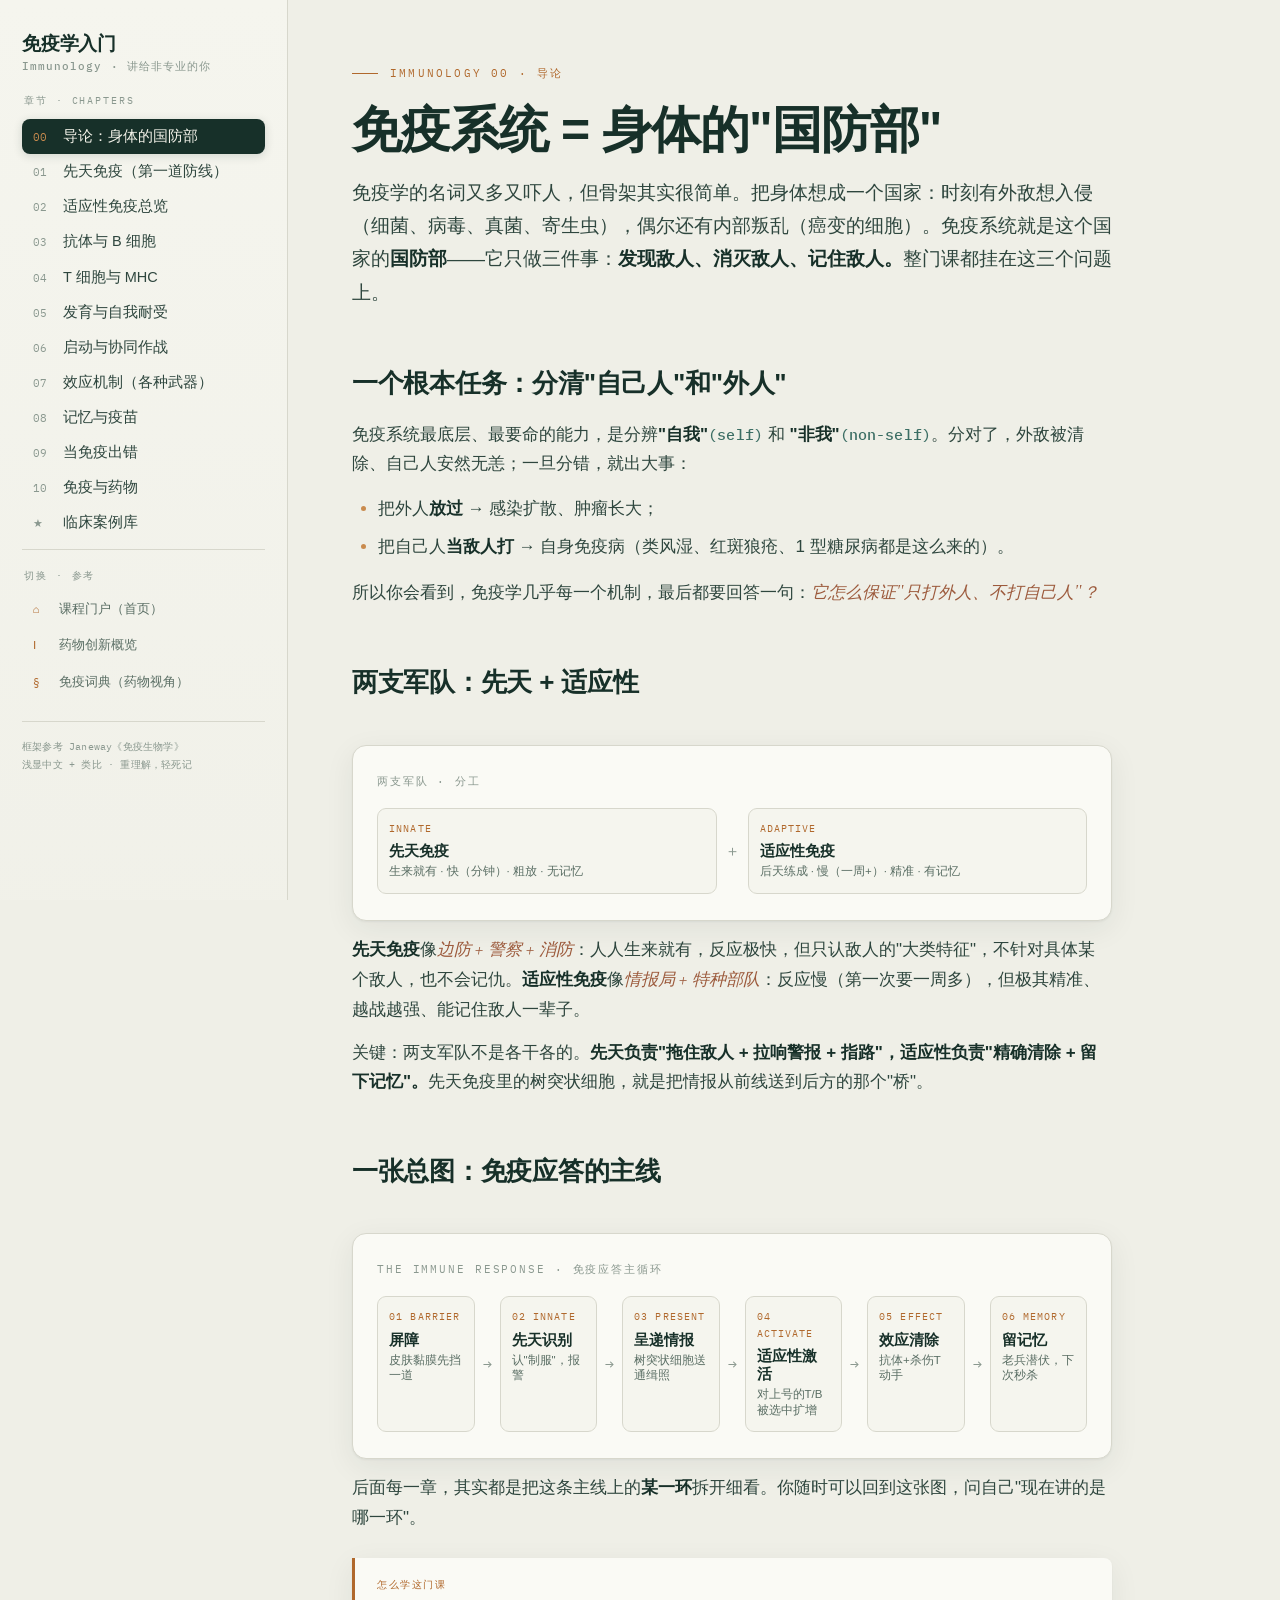
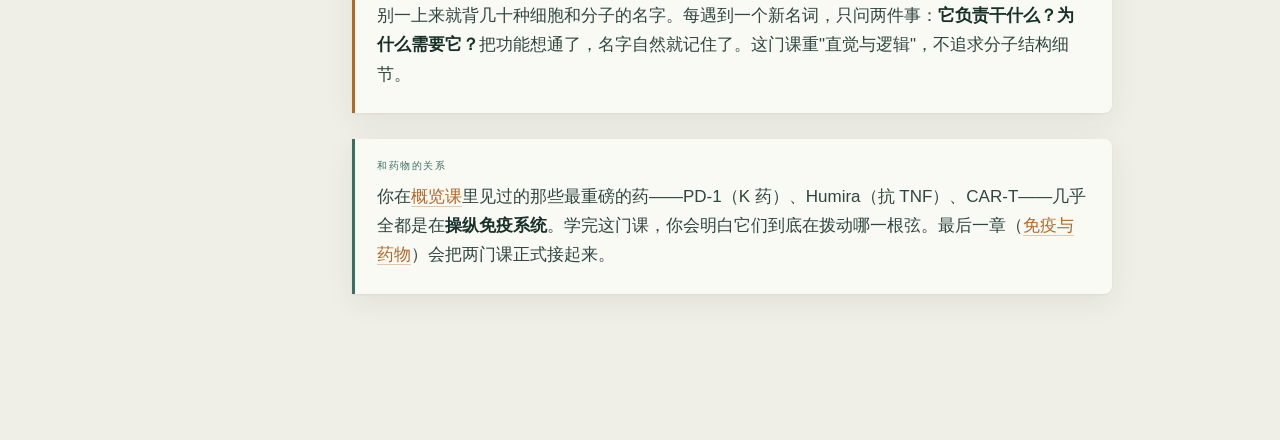
<file: immunology.html>
<!DOCTYPE html>
<html lang="zh-Hant">
<head>
<meta charset="UTF-8">
<meta name="viewport" content="width=device-width, initial-scale=1.0">
<title>免疫学入门 · Immunology 101</title>
<link rel="preconnect" href="https://fonts.googleapis.com">
<link rel="preconnect" href="https://fonts.gstatic.com" crossorigin>
<link href="https://fonts.googleapis.com/css2?family=Fraunces:opsz,wght@9..144,400;9..144,500;9..144,600;9..144,700&family=Spectral:wght@400;500;600&family=IBM+Plex+Mono:wght@400;500;600&display=swap" rel="stylesheet">
<link rel="stylesheet" href="assets/styles.css">
</head>
<body>
<button class="menu-btn" id="menuBtn">☰ 目录</button>
<div class="scrim" id="scrim"></div>
<div class="shell">

  <aside class="rail" id="rail">
    <a class="brand" href="index.html"><span class="brand-cn">免疫学入门</span><span class="brand-en">Immunology · 讲给非专业的你</span></a>
    <div class="nav-label">章节 · Chapters</div>
    <nav id="nav">
      <button class="nav-item active" data-target="im0"><span class="num">00</span><span class="txt">导论：身体的国防部</span></button>
      <button class="nav-item" data-target="im1"><span class="num">01</span><span class="txt">先天免疫（第一道防线）</span></button>
      <button class="nav-item" data-target="im2"><span class="num">02</span><span class="txt">适应性免疫总览</span></button>
      <button class="nav-item" data-target="im3"><span class="num">03</span><span class="txt">抗体与 B 细胞</span></button>
      <button class="nav-item" data-target="im4"><span class="num">04</span><span class="txt">T 细胞与 MHC</span></button>
      <button class="nav-item" data-target="im5"><span class="num">05</span><span class="txt">发育与自我耐受</span></button>
      <button class="nav-item" data-target="im6"><span class="num">06</span><span class="txt">启动与协同作战</span></button>
      <button class="nav-item" data-target="im7"><span class="num">07</span><span class="txt">效应机制（各种武器）</span></button>
      <button class="nav-item" data-target="im8"><span class="num">08</span><span class="txt">记忆与疫苗</span></button>
      <button class="nav-item" data-target="im9"><span class="num">09</span><span class="txt">当免疫出错</span></button>
      <button class="nav-item" data-target="im10"><span class="num">10</span><span class="txt">免疫与药物</span></button>
      <button class="nav-item" data-target="imtrials"><span class="num">★</span><span class="txt">临床案例库</span></button>
    </nav>
    <div class="rail-cross">
      <div class="nav-label">切换 · 参考</div>
      <a href="index.html"><span class="num">⌂</span>课程门户（首页）</a>
      <a href="overview.html"><span class="num">Ⅰ</span>药物创新概览</a>
      <a href="dict/immunology.html"><span class="num">§</span>免疫词典（药物视角）</a>
    </div>
    <div class="rail-foot">框架参考 Janeway《免疫生物学》<br>浅显中文 + 类比 · 重理解，轻死记</div>
  </aside>

  <main class="main">

    <!-- ============ im0 导论 ============ -->
    <section class="module active" id="im0">
      <div class="eyebrow">Immunology 00 · 导论</div>
      <h1><span class="cn">免疫系统 = 身体的"国防部"</span></h1>
      <p class="lede">免疫学的名词又多又吓人，但骨架其实很简单。把身体想成一个国家：时刻有外敌想入侵（细菌、病毒、真菌、寄生虫），偶尔还有内部叛乱（癌变的细胞）。免疫系统就是这个国家的<strong>国防部</strong>——它只做三件事：<strong>发现敌人、消灭敌人、记住敌人。</strong>整门课都挂在这三个问题上。</p>

      <h2><span class="cn">一个根本任务：分清"自己人"和"外人"</span></h2>
      <p>免疫系统最底层、最要命的能力，是分辨<strong>"自我"</strong><span class="en">(self)</span> 和 <strong>"非我"</strong><span class="en">(non-self)</span>。分对了，外敌被清除、自己人安然无恙；一旦分错，就出大事：</p>
      <ul>
        <li>把外人<strong>放过</strong> → 感染扩散、肿瘤长大；</li>
        <li>把自己人<strong>当敌人打</strong> → 自身免疫病（类风湿、红斑狼疮、1 型糖尿病都是这么来的）。</li>
      </ul>
      <p>所以你会看到，免疫学几乎每一个机制，最后都要回答一句：<em>它怎么保证"只打外人、不打自己人"？</em></p>

      <h2><span class="cn">两支军队：先天 + 适应性</span></h2>
      <div class="loop">
        <div class="loop-title">两支军队 · 分工</div>
        <div class="chain">
          <div class="link"><div class="k">Innate</div><div class="v">先天免疫</div><div class="d">生来就有 · 快（分钟）· 粗放 · 无记忆</div></div>
          <div class="arrow">＋</div>
          <div class="link"><div class="k">Adaptive</div><div class="v">适应性免疫</div><div class="d">后天练成 · 慢（一周+）· 精准 · 有记忆</div></div>
        </div>
      </div>
      <p><strong>先天免疫</strong>像<em>边防 + 警察 + 消防</em>：人人生来就有，反应极快，但只认敌人的"大类特征"，不针对具体某个敌人，也不会记仇。<strong>适应性免疫</strong>像<em>情报局 + 特种部队</em>：反应慢（第一次要一周多），但极其精准、越战越强、能记住敌人一辈子。</p>
      <p>关键：两支军队不是各干各的。<strong>先天负责"拖住敌人 + 拉响警报 + 指路"，适应性负责"精确清除 + 留下记忆"。</strong>先天免疫里的树突状细胞，就是把情报从前线送到后方的那个"桥"。</p>

      <h2><span class="cn">一张总图：免疫应答的主线</span></h2>
      <div class="loop">
        <div class="loop-title">The Immune Response · 免疫应答主循环</div>
        <div class="chain">
          <div class="link"><div class="k">01 Barrier</div><div class="v">屏障</div><div class="d">皮肤黏膜先挡一道</div></div>
          <div class="arrow">→</div>
          <div class="link"><div class="k">02 Innate</div><div class="v">先天识别</div><div class="d">认"制服"，报警</div></div>
          <div class="arrow">→</div>
          <div class="link"><div class="k">03 Present</div><div class="v">呈递情报</div><div class="d">树突状细胞送通缉照</div></div>
          <div class="arrow">→</div>
          <div class="link"><div class="k">04 Activate</div><div class="v">适应性激活</div><div class="d">对上号的T/B被选中扩增</div></div>
          <div class="arrow">→</div>
          <div class="link"><div class="k">05 Effect</div><div class="v">效应清除</div><div class="d">抗体+杀伤T动手</div></div>
          <div class="arrow">→</div>
          <div class="link"><div class="k">06 Memory</div><div class="v">留记忆</div><div class="d">老兵潜伏，下次秒杀</div></div>
        </div>
      </div>
      <p>后面每一章，其实都是把这条主线上的<strong>某一环</strong>拆开细看。你随时可以回到这张图，问自己"现在讲的是哪一环"。</p>

      <div class="note">
        <span class="tag">怎么学这门课</span>
        <p>别一上来就背几十种细胞和分子的名字。每遇到一个新名词，只问两件事：<strong>它负责干什么？为什么需要它？</strong>把功能想通了，名字自然就记住了。这门课重"直觉与逻辑"，不追求分子结构细节。</p>
      </div>

      <div class="note investor">
        <span class="tag">和药物的关系</span>
        <p>你在<a href="overview.html">概览课</a>里见过的那些最重磅的药——PD-1（K 药）、Humira（抗 TNF）、CAR-T——几乎全都是在<strong>操纵免疫系统</strong>。学完这门课，你会明白它们到底在拨动哪一根弦。最后一章（<a href="#" onclick="return im('im10')">免疫与药物</a>）会把两门课正式接起来。</p>
      </div>
    </section>

    <!-- ============ im1 先天免疫 ============ -->
    <section class="module" id="im1">
      <div class="eyebrow">Immunology 01 · Innate Immunity</div>
      <h1><span class="cn">第一道防线：先天免疫</span></h1>
      <p class="lede">先天免疫是你生来就有、24 小时待命的"边防 + 警察 + 消防队"。它不认识具体某个敌人，但认得<strong>"敌人共有的样子"</strong>，能在几分钟内动手。它的任务不是彻底歼灭，而是<strong>拖住敌人、拉响警报、给精确部队指路。</strong></p>

      <h2><span class="cn">第一步：先把门关好（屏障）</span></h2>
      <p>绝大多数微生物，还没进门就被挡住了。屏障有三层：</p>
      <ul>
        <li><strong>物理屏障</strong>：皮肤、黏膜像城墙；黏膜上的纤毛还会把脏东西往外扫。</li>
        <li><strong>化学屏障</strong>：胃酸（强酸泡死细菌）、眼泪口水里的溶菌酶、皮肤的弱酸环境。</li>
        <li><strong>生物屏障</strong>：肠道、皮肤上的正常菌群<em>占着地盘</em>，不给坏菌留位置（这也是为什么滥用抗生素杀光好菌后容易感染）。</li>
      </ul>

      <h2><span class="cn">先天免疫的"警察们"（细胞）</span></h2>
      <ul>
        <li><strong>中性粒细胞</strong> <span class="en">Neutrophil</span>：数量最多的"冲锋队"，哪里感染冲哪里，吞掉细菌后自爆——<em>脓，就是它们战斗后的尸体。</em></li>
        <li><strong>巨噬细胞</strong> <span class="en">Macrophage</span>：字面意思"大胃王"，常驻各组织的吞噬者兼清道夫，吞敌人也吞垃圾，还会放出警报信号（细胞因子）。</li>
        <li><strong>树突状细胞</strong> <span class="en">Dendritic cell</span>：<strong>最关键的"侦察兵 + 情报官"</strong>。它吞下敌人后，跑到淋巴结，把敌人的"通缉照片"交给适应性部队——它是连接两支军队的<strong>桥</strong>。</li>
        <li><strong>NK 细胞（自然杀伤细胞）</strong> <span class="en">Natural Killer</span>：专盯"变节的自己人"——被病毒感染或癌变的细胞。它的逻辑很妙：正常细胞会亮出"我是自己人"的身份牌（叫 MHC I）；NK 看到身份牌就放过，<strong>身份牌一旦消失就当场击杀</strong>。而病毒和癌细胞常常故意藏起身份牌想躲开 T 细胞，结果正好撞进 NK 的枪口。</li>
        <li><strong>肥大细胞</strong> <span class="en">Mast cell</span>：一受刺激就"爆开"放出组胺，引起红肿——它也是<em>过敏反应的元凶</em>（第 9 章细讲）。</li>
      </ul>

      <h2><span class="cn">先天免疫怎么"认"敌人？——认制服，不认脸</span></h2>
      <p>这是先天和适应性最本质的区别：</p>
      <ul>
        <li><strong>适应性免疫认"脸"</strong>：某个敌人独有的、精确的分子特征。</li>
        <li><strong>先天免疫认"制服"</strong>：一大类敌人共有的特征。这些"制服"叫 <strong>PAMP</strong>（病原体相关分子模式）——比如细菌的细胞壁成分、病毒的双链 RNA。它们的共同点是：<em>人体细胞没有、只有微生物才有</em>，所以认它们不会误伤自己。</li>
      </ul>
      <p>免疫细胞上那双"认制服的眼睛"叫 <strong>PRR</strong>（模式识别受体），最有名的一族是 <strong>TLR</strong>（Toll 样受体）。妙处在于：<em>用有限的几十种"眼睛"，就能识别一大片微生物</em>，因为敌人们的"制服"是共通的。</p>

      <h2><span class="cn">补体：血液里的自动报警 + 打孔系统</span></h2>
      <p>补体是血浆里一套平时休眠的蛋白，一旦被激活，就像多米诺骨牌一样连锁反应，干三件事：<strong>①在细菌表面打孔</strong>（直接捅破捅死）；<strong>②给细菌贴标签</strong>（叫"调理"，让吞噬细胞更容易抓到）；<strong>③拉响炎症警报</strong>。记住"打孔 + 贴标签 + 报警"三件事就够了。</p>

      <h2><span class="cn">炎症：红、肿、热、痛是怎么回事</span></h2>
      <p>感染局部：血管<strong>扩张</strong>（→ 红、热）、血管壁变"漏"让免疫细胞和液体渗出到组织（→ 肿）、化学信号刺激神经（→ 痛）。这不是坏事，而是免疫系统在<strong>"往前线调兵调水"</strong>。只有当炎症收不住、变成慢性，才成了病（很多自免病和这有关）。</p>

      <div class="note">
        <span class="tag">本章小结</span>
        <p>先天免疫 = <strong>快、粗放、无记忆、模板化</strong>。它常常单靠自己搞不定，但它能<strong>拖住敌人、拉响警报、把情报交给树突状细胞</strong>，为下一支精确部队争取时间、指明目标。下一章就看这支精确部队。</p>
      </div>
    </section>

    <!-- ============ im2 适应性免疫总览 ============ -->
    <section class="module" id="im2">
      <div class="eyebrow">Immunology 02 · Adaptive Immunity</div>
      <h1><span class="cn">精确打击：适应性免疫</span></h1>
      <p class="lede">如果先天免疫是边防和警察，适应性免疫就是<strong>情报局 + 特种部队</strong>：慢热（第一次要一周多），但精准、强大、而且能<strong>记住敌人一辈子</strong>。它由两种淋巴细胞挑大梁——<strong>B 细胞</strong>和 <strong>T 细胞</strong>。</p>

      <h2><span class="cn">主角：淋巴细胞（T 和 B）</span></h2>
      <p>一个关键设定：<strong>每一个淋巴细胞，天生只认一种敌人特征</strong>（这个特征叫"抗原" <span class="en">antigen</span>）。你全身有上亿种各不相同的淋巴细胞，合起来就像一个"几乎能认任何敌人"的<strong>巨大钥匙库</strong>。</p>

      <h2><span class="cn">核心思想：克隆选择（全课最重要的一个概念）</span></h2>
      <p>身体不是等敌人来了才去"设计"武器，而是<strong>提前造好上亿种"各认一种敌人"的淋巴细胞待命</strong>。敌人一来，正好能对上它的那一小撮淋巴细胞被"选中"，然后疯狂复制、扩增成一支专打它的大军。</p>
      <div class="card">
        <h3>用一个类比记住它</h3>
        <p>想象一个<strong>巨大的钥匙库</strong>，里面预先挂着上亿把各不相同的钥匙。来了一把锁（敌人），你不是现场去打一把新钥匙，而是<em>从库里找出那把正好能开的，然后照着它复制一万把</em>。这就是"克隆选择"——<strong>选择</strong>已有的、再<strong>克隆</strong>扩增。</p>
      </div>
      <p>这一个思想，直接解释了适应性免疫的四大特点：</p>
      <ul>
        <li><strong>特异性</strong>：一个细胞只认一种敌人（一把钥匙一把锁）。</li>
        <li><strong>多样性</strong>：钥匙库极大，几乎什么锁都有对应的（下一章讲这库怎么造出来）。</li>
        <li><strong>记忆</strong>：打完仗留一批"老兵"（记忆细胞）潜伏，下次同一个敌人来，反应又快又猛。</li>
        <li><strong>自我耐受</strong>：钥匙库里那些"会开自己家门"的危险钥匙，在出厂前被销毁了，否则会打自己人（第 5 章细讲）。</li>
      </ul>

      <h2><span class="cn">两条战线：抗体 vs 细胞</span></h2>
      <p>敌人藏的位置不同，打法就不同：</p>
      <ul>
        <li><strong>细胞外的敌人</strong>（血里、组织间隙的细菌、毒素、游离的病毒）→ <strong>B 细胞造"抗体"</strong>，像导弹去中和、标记它们。这叫<strong>体液免疫</strong>。</li>
        <li><strong>细胞内的敌人</strong>（钻进细胞里的病毒、癌变的细胞）→ 抗体够不着，得靠 <strong>T 细胞</strong>。杀伤性 T 细胞直接把"已经变节的细胞"连人带毒一起处决。这叫<strong>细胞免疫</strong>。</li>
      </ul>
      <p>一句话记：<strong>抗体打"外面的"，T 细胞管"里面的"。</strong></p>

      <h2><span class="cn">初次 vs 再次：疫苗为什么管用</span></h2>
      <p>第一次遇到某敌人，适应性免疫要 <strong>7–10 天</strong>才拉起队伍（所以初次感染会病一场）。打赢后，留下一批<strong>记忆细胞</strong>。第二次同一个敌人再来，记忆细胞几小时到一两天就爆发，往往你还没发病就被清除了。</p>
      <p><strong>疫苗</strong>就是"安全地让你先见一次敌人的通缉照片"——提前把记忆建好，等真敌人来了直接秒杀（第 8 章细讲）。</p>

      <div class="note">
        <span class="tag">三支队伍，一句话</span>
        <p>先天免疫 = 边防 + 警察（快、粗放）；B 细胞 / 抗体 = 远程导弹（打细胞外）；T 细胞 = 特种兵（清除被感染的自己细胞）。记住这三句，后面就不会乱。</p>
      </div>
      <div class="note investor">
        <span class="tag">承上启下</span>
        <p>接下来的章节，就是把这张总图拆开细看：敌人到底怎么被"看见"（第 3、4 章：抗体、T 细胞受体与 MHC）？淋巴细胞怎么被"教育"得不打自己人（第 5 章）？仗怎么打起来、各种武器怎么用（第 6、7 章）？怎么记住、怎么做成疫苗（第 8 章）？出错会怎样（第 9 章）？以及怎么被做成药（第 10 章）？</p>
      </div>
    </section>

    <!-- ============ im3 抗体与B细胞 ============ -->
    <section class="module" id="im3">
      <div class="eyebrow">Immunology 03 · Antibodies &amp; B cells</div>
      <h1><span class="cn">识别敌人①：抗体与 B 细胞</span></h1>
      <p class="lede">抗体是免疫系统最有名的武器，也是今天最大一类药（单抗）。本章讲抗体长什么样、为什么能认几乎任何敌人、以及它怎么变得越来越精准——把这一章想通，你就理解了半个现代生物药产业。</p>

      <h2><span class="cn">抗体长什么样：一个"Y"字，两端分工</span></h2>
      <p>抗体<span class="en">(antibody)</span> 就是 B 细胞造出来的一种蛋白，形状像个字母 <strong>Y</strong>。它由两条长链（重链）和两条短链（轻链）拼成，你只要记住<strong>Y 的两端分工完全不同</strong>：</p>
      <div class="loop">
        <div class="loop-title">抗体的两端 · 一端认脸，一端干活</div>
        <div class="chain">
          <div class="link"><div class="k">Fab · 上面两个尖</div><div class="v">可变区</div><div class="d">"认脸的手"——每个抗体这里都不一样，决定它认哪个敌人</div></div>
          <div class="arrow">＋</div>
          <div class="link"><div class="k">Fc · 下面的柄</div><div class="v">恒定区</div><div class="d">"干活的柄"——同类抗体这里都一样，负责招募吞噬细胞、补体</div></div>
        </div>
      </div>
      <p><strong>Y 的两个尖（可变区）</strong>是抓手，专门去抓敌人身上那个特征（抗原）；这两个尖的形状千变万化，所以不同抗体能认不同敌人。<strong>Y 的柄（恒定区，又叫 Fc 段）</strong>则是"接口"——它不认敌人，但负责招呼后援：勾住吞噬细胞、启动补体。<em>认脸的是手，干活的是柄</em>，一句话记住抗体。</p>

      <h2><span class="cn">上亿种抗体，从哪来？——VDJ 重排：用几十个零件拼出天文数字</span></h2>
      <p>这是免疫学最精巧的一招。人体基因总共才两万多个，怎么可能给上亿种抗体各存一份图纸？答案是<strong>不存图纸，现拼</strong>。</p>
      <div class="card">
        <h3>像乐高，也像老虎机</h3>
        <p>造抗体"认脸那只手"的图纸，被拆成三盒零件：<strong>V 盒</strong>（几十种）、<strong>D 盒</strong>（十几种）、<strong>J 盒</strong>（几种）。每个 B 细胞发育时，像老虎机一样<em>从每盒里随机抽一个拼起来</em>（这叫 <strong>VDJ 重排</strong>）。光是排列组合就有几百万种，再加上拼接处随机加减几个字母，最终能造出<strong>上亿种不同的"手"</strong>。</p>
      </div>
      <p>这就解释了第 2 章说的"巨大钥匙库"是怎么来的：<strong>不是设计出来的，是随机拼出来的。</strong>代价是——难免拼出一些"会抓自己人"的危险抗体，所以出厂前必须质检销毁（第 5 章的自我耐受）。</p>

      <h2><span class="cn">越打越准：亲和力成熟</span></h2>
      <p>第一次造出来的抗体，往往"抓得不太牢"。在淋巴结的一个专门车间里（<strong>生发中心</strong>，第 6 章细讲），B 细胞会<strong>故意让自己的抗体基因反复微小突变</strong>，然后择优录取：抓得更牢的 B 细胞被留下扩增，抓不牢的被淘汰。几轮下来，抗体就<strong>越磨越精准</strong>——这叫<strong>亲和力成熟</strong> <span class="en">(affinity maturation)</span>。这也是为什么二次感染时抗体质量高得多。</p>

      <h2><span class="cn">五种抗体，五种场景（类别转换）</span></h2>
      <p>同一只 B 细胞造的抗体，"认脸的手"不变，但可以<strong>换柄</strong>——换上不同的恒定区，就变成不同"型号"，去不同战场干活。这叫<strong>类别转换</strong>。你只要记住五种里最重要的三种：</p>
      <table class="tbl">
        <thead><tr><th>型号</th><th>比喻</th><th>干什么 / 在哪</th></tr></thead>
        <tbody>
          <tr><td>IgM</td><td>先锋</td><td>感染最早期先造出来的，五个 Y 连成一串、抓得广但不精。血检里 IgM 高＝<em>近期新感染</em>。</td></tr>
          <tr><td>IgG</td><td>主力军</td><td>数量最多、最精准的主力抗体，绝大多数抗体药都是 IgG 型。<strong>唯一能穿过胎盘</strong>，妈妈用它给新生儿"预装"半年免疫力。</td></tr>
          <tr><td>IgA</td><td>边防哨</td><td>守在黏膜和分泌液里——口水、鼻涕、肠道、<strong>母乳</strong>。你喝的母乳里就是它在保护婴儿肠道。</td></tr>
          <tr><td>IgE</td><td>惹祸精</td><td>本职是打寄生虫，但在现代人身上常"闲得发慌"去打花粉、尘螨——<strong>过敏的元凶</strong>（第 9 章）。抗 IgE 药 Xolair 就是治它。</td></tr>
          <tr><td>IgD</td><td>打酱油</td><td>功能最不清楚，考试之外基本可以忽略。</td></tr>
        </tbody>
      </table>

      <h2><span class="cn">抗体到底怎么"杀敌"？三种打法</span></h2>
      <p>抗体本身通常不直接杀死敌人（它没有"刀"），它靠三种间接方式：</p>
      <ul>
        <li><strong>中和</strong> <span class="en">Neutralize</span>：像给敌人的手铐上，堵住病毒/毒素"扎进细胞的那把钥匙"，让它进不去、发不了作。<em>新冠中和抗体、抗蛇毒血清就是这个原理。</em></li>
        <li><strong>调理</strong> <span class="en">Opsonize</span>：给敌人"贴上小旗子"（抗体的柄朝外），吞噬细胞一看到旗子就知道"这个该吃"，抓取效率大增。<em>裸细菌滑不溜手，贴了旗子就好抓。</em></li>
        <li><strong>激活补体</strong>：抗体的柄勾住补体，启动第 1 章说的"打孔 + 报警"连锁反应。</li>
      </ul>
      <p>还有一种进阶打法叫 <strong>ADCC</strong>：抗体一头抓住癌细胞、柄那头招手把 NK 细胞叫来，由 NK 动手处决。<em>很多抗肿瘤单抗（如利妥昔单抗 Rituximab）就靠这招。</em></p>

      <div class="note investor">
        <span class="tag">接回药物：整个"抗体药"产业都长在这一章</span>
        <p><strong>单抗</strong>＝人工造一种"认脸的手"专挑某个靶点（如 PD-1、TNF）。<strong>双抗</strong>＝把一个 Y 的两只手改成认两个不同东西，比如一手抓癌细胞、一手抓 T 细胞，硬把杀手拽到癌旁边（CD3 T 细胞衔接器）。<strong>ADC</strong>＝在抗体的柄上挂一颗"毒药炸弹"，用抗体当 GPS 把毒药精确送到癌细胞。这些都在 <a href="dict/immunology.html">免疫词典</a> 里能查到具体的药。</p>
      </div>
      <div class="note">
        <span class="tag">本章小结</span>
        <p>抗体 = 一个 Y，<strong>手认脸、柄干活</strong>；上亿种手靠 <strong>VDJ 随机拼装</strong>来，靠<strong>亲和力成熟</strong>越磨越准，靠<strong>类别转换</strong>换柄适应不同战场；杀敌靠<strong>中和 / 调理 / 补体 / ADCC</strong>。下一章看另一种识别系统——T 细胞，它连"完整的敌人"都不看，只看碎片。</p>
      </div>
    </section>

    <!-- ============ im4 T细胞与MHC ============ -->
    <section class="module" id="im4">
      <div class="eyebrow">Immunology 04 · T cells &amp; MHC</div>
      <h1><span class="cn">识别敌人②：T 细胞与 MHC</span></h1>
      <p class="lede">T 细胞和抗体的识别方式完全不同：它<strong>看不见完整的敌人</strong>，只能看"被切碎、摆在细胞表面小托盘上"的敌人碎片。这个托盘叫 <strong>MHC</strong>。理解了托盘，你就理解了细胞免疫的一半，也理解了为什么 PD-1 类药能治癌。</p>

      <h2><span class="cn">核心怪癖：T 细胞只看"摆盘的碎片"</span></h2>
      <p>抗体能直接抓住漂在血里的完整病毒；T 细胞不行。<strong>T 细胞受体（TCR）只认一种组合：一小段敌人碎片 + 托住它的托盘（MHC）。</strong>没有托盘、光有碎片，它视而不见。这个怪癖有个大用处：托盘是<em>细胞主动摆出来的</em>，等于每个细胞都在<strong>持续向 T 细胞汇报"我肚子里现在有什么"</strong>——正常就放行，藏了病毒就露馅。</p>

      <h2><span class="cn">两种托盘，对两种"检查官"</span></h2>
      <div class="loop">
        <div class="loop-title">MHC I vs MHC II · 两种汇报窗口</div>
        <div class="chain">
          <div class="link"><div class="k">MHC I</div><div class="v">"内部账本"</div><div class="d">几乎每个细胞都有 · 展示"我体内正在造什么蛋白" · 交给 CD8 杀手</div></div>
          <div class="arrow">↔</div>
          <div class="link"><div class="k">MHC II</div><div class="v">"外部战利品"</div><div class="d">只有专业呈递细胞有 · 展示"我吞进来的外部敌人" · 交给 CD4 指挥官</div></div>
        </div>
      </div>
      <ul>
        <li><strong>MHC I = 内部审计</strong>：几乎<em>所有</em>有核细胞都装了它，随时把"自己体内正在合成的蛋白碎片"摆出来。细胞健康时摆的都是自家蛋白，T 细胞放行；一旦被病毒感染或癌变，摆出来的碎片里就混进了病毒/异常蛋白——<strong>CD8 杀伤 T 细胞</strong>看到，当场处决这个细胞。</li>
        <li><strong>MHC II = 战况汇报</strong>：只有"专业情报员"（树突状细胞、巨噬细胞、B 细胞）才有。它们把<em>吞进来的外部敌人</em>切碎摆上 MHC II，交给<strong>CD4 辅助 T 细胞</strong>——后者不亲自动手，而是<em>发号施令、调动全军</em>。</li>
      </ul>
      <div class="card">
        <h3>一句话记住 CD8 与 CD4</h3>
        <p><strong>CD8＝8 像手枪，杀手</strong>，看 MHC I，处决变节细胞。<strong>CD4＝指挥官</strong>，看 MHC II，发命令、给 B 细胞和杀手"打气"。记忆口诀：<em>8 拿枪、4 发令；I 管内、II 管外。</em>（数字上还有个巧合：CD 数字 × MHC 罗马数字都等于 8，方便对号。）</p>
      </div>

      <h2><span class="cn">抗原呈递：敌人怎么被"切碎摆盘"</span></h2>
      <p>不用记生化细节，抓住画面就行：细胞内有个"碎纸机 + 传送带"，把蛋白（自家的或病毒的）绞成小段，装到 MHC 托盘上，再运到细胞表面举起来给 T 细胞看。这个全过程叫<strong>抗原呈递</strong> <span class="en">(antigen presentation)</span>。树突状细胞是最专业的"呈递员"——第 1 章说它是连接两支军队的桥，桥就搭在这里。</p>

      <h2><span class="cn">为什么这套设计很聪明</span></h2>
      <ul>
        <li><strong>躲不掉</strong>：病毒钻进细胞想躲开抗体，但只要它在细胞里造蛋白，碎片就会被 MHC I 举出来"举报"，照样被 CD8 抓到。</li>
        <li><strong>NK 兜底</strong>：有些狡猾的病毒/癌细胞干脆<em>把 MHC I 托盘全撤了</em>，想让 CD8 没得看。但这正好触发第 1 章的 NK 细胞——"没有身份牌？杀！"两套系统互相堵漏。</li>
      </ul>

      <div class="note investor">
        <span class="tag">接回药物：PD-1、CTLA-4、CAR-T 全在这一章的地基上</span>
        <p><strong>检查点抑制剂（PD-1 / CTLA-4）</strong>：癌细胞会向 CD8 杀手伸出"别打我"的假信号（PD-L1），让杀手熄火。PD-1 药就是把这只假信号的手<em>挡住</em>，让杀手恢复攻击——这叫"松开免疫的刹车"（第 6、10 章细讲）。<strong>器官移植排斥</strong>也源于此：别人的 MHC 在你 T 细胞眼里就是"非我"，所以要终身吃抗排斥药压制。<strong>CAR-T</strong> 则更激进——它给 T 细胞装一副"不用看 MHC 托盘、直接认癌细胞表面标志"的人工受体，绕开了整套呈递系统。</p>
      </div>
      <div class="note">
        <span class="tag">本章小结</span>
        <p>T 细胞不看完整敌人，只看 <strong>MHC 托盘上的碎片</strong>。<strong>MHC I（人人都有）→ CD8 杀手</strong>管细胞内部；<strong>MHC II（专业呈递细胞）→ CD4 指挥官</strong>管外部战况。这套"每个细胞持续汇报肚子里有什么"的设计，是细胞免疫的地基，也是检查点药物的靶场。下一章：这些强大的细胞是怎么在"军校"里被驯得不打自己人的。</p>
      </div>
    </section>

    <!-- ============ im5 发育与自我耐受 ============ -->
    <section class="module" id="im5">
      <div class="eyebrow">Immunology 05 · Development &amp; Tolerance</div>
      <h1><span class="cn">免疫细胞的"军校"：发育与自我耐受</span></h1>
      <p class="lede">上一章埋了个雷：淋巴细胞的"钥匙"是<strong>随机拼出来的</strong>，必然会拼出一些"专开自己家门"的危险分子。如果不管，它们会掉头攻击自己人。本章讲免疫系统如何在"军校"里把这些叛徒提前筛掉——这套机制叫<strong>自我耐受</strong>，它一旦失灵，就是自身免疫病。</p>

      <h2><span class="cn">胸腺：T 细胞的"魔鬼军校"，两轮考试</span></h2>
      <p>T 细胞在一个叫<strong>胸腺</strong>的器官里受训。每个新兵（拿着随机生成的 TCR）要连过两关，<strong>过不了就地淘汰（凋亡）</strong>——胸腺里<em>超过 95% 的新兵都毕不了业</em>，可见筛得多狠。</p>
      <div class="loop">
        <div class="loop-title">胸腺两轮筛选 · 既要有用，又要安全</div>
        <div class="chain">
          <div class="link"><div class="k">第一关 · 正选择</div><div class="v">"看得懂托盘吗？"</div><div class="d">连自家 MHC 托盘都认不出的，废物，淘汰。留下能正常读托盘的。</div></div>
          <div class="arrow">→</div>
          <div class="link"><div class="k">第二关 · 负选择</div><div class="v">"会打自己人吗？"</div><div class="d">对自家蛋白反应过于强烈的，危险分子，销毁。留下"认得托盘但不打自己"的。</div></div>
        </div>
      </div>
      <ul>
        <li><strong>正选择</strong>：先考"能力"——你得能看懂自家的 MHC 托盘，否则上岗也没用，淘汰。</li>
        <li><strong>负选择</strong>：再考"忠诚"——军校里故意把<em>各种自身蛋白</em>拿给新兵看，谁要是对自己人反应过激、跃跃欲试要开火，立刻销毁。<em>胸腺里有个神奇机制，能把全身各处器官的蛋白"样品"都搬来展示，尽量把叛徒筛干净。</em></li>
      </ul>
      <p>B 细胞在骨髓里也有类似的"忠诚测试"。两条线合起来叫<strong>中枢耐受</strong>——在"军校"里（出厂前）就把危险分子清掉。</p>

      <h2><span class="cn">军校筛不干净怎么办？——外周耐受"上岗后再管"</span></h2>
      <p>军校再严也有漏网之鱼（有些自身蛋白军校里没样品）。所以身体在"前线"还有第二道保险，叫<strong>外周耐受</strong>：</p>
      <ul>
        <li><strong>双信号安全锁</strong>：一个自己反应性 T 细胞就算漏出来，它要开火也<em>需要两个信号同时到位</em>（抗原 + 共刺激，第 6 章细讲）。平时没有"警报"（共刺激）时，它只收到抗原一个信号，反而会被<strong>诱导麻痹或自杀</strong>。等于"没接到上级批准就擅自开火＝直接吊销资格"。</li>
        <li><strong>Treg 踩刹车</strong>：见下。</li>
      </ul>

      <h2><span class="cn">Treg：免疫系统的"刹车片"</span></h2>
      <p><strong>调节性 T 细胞</strong> <span class="en">(Treg)</span> 是一支专门"踩刹车"的部队。别的免疫细胞想开火太猛时，Treg 主动上前<strong>压制、叫停</strong>，防止误伤自己人、防止炎症失控。它是<em>主动维持和平</em>的力量。Treg 一旦先天缺陷，婴儿会得一种全身多器官自身免疫的重病（IPEX），从反面证明了它多重要。</p>

      <h2><span class="cn">耐受破裂 = 自身免疫病</span></h2>
      <p>把这套机制反过来看：只要"筛叛徒"或"踩刹车"任何一环失灵，免疫就会掉头打自己人，这就是<strong>自身免疫病</strong>。举几个你听过的：</p>
      <table class="tbl">
        <thead><tr><th>病</th><th>免疫打错了谁</th></tr></thead>
        <tbody>
          <tr><td>1 型糖尿病</td><td>误杀胰腺里造胰岛素的细胞</td></tr>
          <tr><td>类风湿关节炎</td><td>攻击关节滑膜，慢性炎症把关节啃坏</td></tr>
          <tr><td>红斑狼疮 (SLE)</td><td>产生打自己 DNA 的抗体，多器官受累</td></tr>
          <tr><td>多发性硬化</td><td>攻击神经的髓鞘（神经的"绝缘皮")</td></tr>
        </tbody>
      </table>

      <div class="note investor">
        <span class="tag">接回药物</span>
        <p>自免病的治疗逻辑，就是"帮免疫系统重新踩住刹车"：要么<strong>掐掉作乱的信号</strong>（抗 TNF 的 Humira、抗 IL-17/23，见第 7、10 章），要么<strong>整体压制免疫</strong>（激素、免疫抑制剂）。前沿方向是<em>只关掉"打自己那一支"、不误伤整支军队</em>——比如抗原特异性 Treg 疗法，正是这一章思想的延伸。</p>
      </div>
      <div class="note">
        <span class="tag">本章小结</span>
        <p>随机造出的"钥匙"必有叛徒，所以要<strong>军校筛（中枢耐受：正选择比能力、负选择比忠诚）＋ 上岗后再管（外周耐受：双信号锁 + Treg 刹车）</strong>。这套"自我耐受"是免疫最沉默却最关键的工程；它一破裂，就是自身免疫病。下一章：合格的部队怎么被"点着"、怎么协同打一场仗。</p>
      </div>
    </section>

    <!-- ============ im6 启动与协同 ============ -->
    <section class="module" id="im6">
      <div class="eyebrow">Immunology 06 · Activation &amp; Cooperation</div>
      <h1><span class="cn">拉响警报与协同作战：适应性免疫的启动</span></h1>
      <p class="lede">前面几章把"演员"都介绍完了。这一章讲<strong>仗是怎么被点着的</strong>——一场适应性免疫应答从来不是单打独斗，而是树突状细胞、CD4 指挥官、B 细胞的精密配合。搞懂这套启动逻辑，你就懂了为什么很多免疫药物专挑"启动信号"下手。</p>

      <h2><span class="cn">双信号：免疫的"安全锁"（本章第一重点）</span></h2>
      <p>T 细胞被启动，必须<strong>同时</strong>收到两个信号，缺一不可：</p>
      <div class="loop">
        <div class="loop-title">Two-Signal · 两把钥匙才能开火</div>
        <div class="chain">
          <div class="link"><div class="k">信号 1</div><div class="v">"是这个敌人"</div><div class="d">TCR 认出 MHC 托盘上的碎片——回答"打谁"</div></div>
          <div class="arrow">＋</div>
          <div class="link"><div class="k">信号 2 · 共刺激</div><div class="v">"确实有敌情"</div><div class="d">呈递细胞在真有危险时才亮出的"许可灯"——回答"该不该打"</div></div>
          <div class="arrow">＝</div>
          <div class="link"><div class="k">开火</div><div class="v">T 细胞激活</div><div class="d">两灯齐亮才启动、扩增</div></div>
        </div>
      </div>
      <p>为什么要两把锁？因为信号 1 光能说"我认得这东西"，但认得不等于该打（很多"自己人"分子也认得）。<strong>信号 2（共刺激）</strong>是呈递细胞在<em>真正闻到危险（PAMP、炎症）时才点亮的许可灯</em>。只有"认出敌人"＋"确认有敌情"两灯齐亮，T 细胞才开火。<strong>只给信号 1、没有信号 2，T 细胞不但不启动，反而被诱导沉默（第 5 章的外周耐受安全锁就是这个）。</strong></p>
      <div class="note investor">
        <span class="tag">这把锁就是 CTLA-4 类药的靶点</span>
        <p>既然"信号 2"是开火许可，那调控它就能调控整支军队。<strong>CTLA-4</strong> 是 T 细胞自带的一个"抢开关"，会把信号 2 的许可灯抢走、给自己降温。抗 CTLA-4 药（伊匹木单抗）就是把这个"降温开关"堵住，让 T 细胞火力更足去打肿瘤。反过来，治自免病可以人为"只给信号 1、不给信号 2"，把捣乱的 T 细胞哄睡（阿巴西普 Abatacept 就是这思路）。</p>
      </div>

      <h2><span class="cn">CD4 指挥官的"兵种分化"：一个命令，四种打法</span></h2>
      <p>第 4 章说 CD4 辅助 T 是"发号施令的指挥官"。但敌人种类不同，命令也不同——CD4 被激活后会<strong>分化成不同"兵种"</strong>，各带一套打法（靠不同的细胞因子"喊话")：</p>
      <table class="tbl">
        <thead><tr><th>兵种</th><th>专打</th><th>招牌信号 / 相关的病与药</th></tr></thead>
        <tbody>
          <tr><td>Th1</td><td>躲在细胞里的细菌、病毒</td><td>激励巨噬细胞和 CD8 杀手。过度→某些慢性炎症。</td></tr>
          <tr><td>Th2</td><td>寄生虫（大个头）</td><td>指挥 IgE、肥大细胞。<strong>跑偏就成了过敏</strong>；抗 IL-4/13（度普利尤单抗 Dupixent）治特应性皮炎/哮喘。</td></tr>
          <tr><td>Th17</td><td>守黏膜、抗真菌</td><td>招牌信号 <strong>IL-17</strong>。过度→<strong>银屑病、强直性脊柱炎</strong>；抗 IL-17/IL-23 是这些病的重磅药。</td></tr>
          <tr><td>Treg</td><td>（不打，专踩刹车）</td><td>压制过度反应、维持耐受（第 5 章）。</td></tr>
        </tbody>
      </table>
      <p>你不用背全，但要记住这个<strong>大逻辑</strong>：<em>很多自免/过敏药，本质是掐掉某个"兵种"的招牌喊话信号</em>——银屑病掐 IL-17/23、特应性皮炎掐 IL-4/13。这就是第 10 章"掐信号"那一类药的来源。</p>

      <h2><span class="cn">生发中心：抗体的"精修车间"</span></h2>
      <p>B 细胞要造出高质量抗体，也离不开 CD4 的帮助。被激活的 B 细胞钻进淋巴结里一个叫<strong>生发中心</strong>的车间，在 CD4（这里叫 Tfh，滤泡辅助 T）的督导下反复做两件事：<strong>①类别转换</strong>（换柄，第 3 章）和<strong>②亲和力成熟</strong>（越磨越准，第 3 章）。<em>第 3 章欠的账，在这里还上了</em>：抗体正是在生发中心被"精修"成高精度武器，同时挑出一批做成记忆细胞（第 8 章）。</p>

      <div class="note">
        <span class="tag">本章小结</span>
        <p>启动的核心是<strong>双信号安全锁</strong>（认出敌人＋确认敌情，两灯齐亮才开火）——它既防误伤，又是 CTLA-4 类药的靶点。CD4 指挥官会<strong>分化成 Th1/Th2/Th17/Treg</strong> 打不同的仗，其招牌信号（IL-17、IL-4/13…）正是大批自免药的靶点。B 细胞在<strong>生发中心</strong>被精修成高精度抗体。下一章：识别、启动都完成后，到底用哪些"武器"把敌人物理消灭。</p>
      </div>
    </section>

    <!-- ============ im7 效应机制 ============ -->
    <section class="module" id="im7">
      <div class="eyebrow">Immunology 07 · Effector Mechanisms</div>
      <h1><span class="cn">各种"武器"：效应机制</span></h1>
      <p class="lede">敌人被识别、部队被点着之后，到底怎么把敌人<strong>物理消灭</strong>？本章盘点免疫系统的武器库。重点讲杀伤 T 细胞的"处决手法"，以及那把双刃剑——细胞因子，它既是全军的对讲机，也是"细胞因子风暴"的祸首。</p>

      <h2><span class="cn">武器一：抗体的四种打法（复习+补全）</span></h2>
      <p>第 3 章讲过抗体本身没有刀，靠间接手段：<strong>中和</strong>（给敌人铐手铐）、<strong>调理</strong>（贴旗子让人吞）、<strong>激活补体</strong>（打孔+报警）、<strong>ADCC</strong>（抓住癌细胞、招 NK 来处决）。这四招管的是<em>细胞外</em>的敌人。细胞里的敌人，抗体够不着，得靠下面这把刀。</p>

      <h2><span class="cn">武器二：杀伤 T 细胞怎么"处决"变节细胞</span></h2>
      <p>CD8 杀伤 T 细胞（第 4 章）通过 MHC I 托盘认出"这个细胞里藏了病毒/已经癌变"后，它不是把细胞炸烂（那会把病毒撒得到处都是），而是<strong>逼它体面地自杀</strong>——干净利落，连里面的病毒一起打包处理。手法有两种：</p>
      <ul>
        <li><strong>穿孔素 + 颗粒酶</strong>：先用"穿孔素"在目标细胞膜上钻个小孔，再从孔里注入"颗粒酶"，启动目标细胞的<strong>自毁程序（凋亡）</strong>。像给叛徒递上一杯"赐死的毒酒"。</li>
        <li><strong>死亡信号</strong>：直接按下目标细胞表面的"自毁按钮"（Fas），命令它自杀。</li>
      </ul>
      <p>关键词是<strong>凋亡</strong> <span class="en">(apoptosis)</span>——细胞"安静地自我了断"，不外泄内容物、不引发额外炎症。这跟细胞被"炸死"（坏死，会爆出内容物引发大炎症）完全不同。<em>免疫系统连杀人都讲究"不留烂摊子"。</em></p>

      <h2><span class="cn">武器三 / 通信网：细胞因子——全军的"对讲机"</span></h2>
      <p><strong>细胞因子</strong> <span class="en">(cytokine)</span> 是免疫细胞之间互相喊话的小分子信号。它不是子弹，而是<strong>命令与情报</strong>："快来支援""升高体温""开始造抗体""都撤，别打了"。前面章节反复出现的 IL-17、IL-4、TNF、干扰素，全是细胞因子。几类你需要有印象的：</p>
      <ul>
        <li><strong>干扰素</strong> <span class="en">Interferon</span>：细胞被病毒感染时喊的"警报"，让周围细胞进入抗病毒戒备。</li>
        <li><strong>TNF</strong>：强力的炎症"总动员"信号——<em>抗 TNF 药（Humira）是史上最畅销药之一，就是把它按住来治类风湿等自免病。</em></li>
        <li><strong>白介素</strong> <span class="en">Interleukin, IL-x</span>：编号一大串的"内部通讯"，各管一摊（IL-6 促炎、IL-2 催 T 细胞增殖……）。</li>
      </ul>

      <h2><span class="cn">双刃剑：细胞因子风暴</span></h2>
      <p>对讲机喊话是好事，但如果<strong>喊话失控、正反馈滚雪球</strong>——细胞因子越放越多、招来越多细胞又放更多——就成了<strong>细胞因子风暴</strong> <span class="en">(cytokine storm)</span>。此时免疫系统火力全开、敌我不分，反而把自己人的器官打坏。重症流感、重症新冠的很多死亡，以及 <strong>CAR-T 治疗后的 CRS</strong>，都是这么回事。</p>
      <div class="note investor">
        <span class="tag">接回药物：CAR-T 的"风暴"要用抗 IL-6 来救</span>
        <p>CAR-T（改造的超强杀手 T 细胞）杀癌太猛时，会引爆细胞因子风暴，其中 <strong>IL-6</strong> 是关键推手。临床上就用<strong>抗 IL-6 受体药（托珠单抗 Tocilizumab）</strong>紧急"掐掉这根对讲机"，把风暴按下去。这是"第 7 章知识救第 10 章疗法"的活例子——不懂细胞因子网络，就没法安全地用 CAR-T。</p>
      </div>
      <div class="note">
        <span class="tag">本章小结</span>
        <p>武器库三件套：<strong>抗体</strong>（中和/调理/补体/ADCC，管细胞外）、<strong>CD8 杀手</strong>（逼变节细胞凋亡，管细胞内）、<strong>细胞因子</strong>（全军对讲机，既是命令网、也是风暴之源）。记住：免疫既要够狠杀敌，又要够稳不失控——"够狠"和"够稳"的平衡贯穿整个武器系统，也贯穿所有免疫药物设计。下一章：仗打完了，怎么把这次经验"存档"成记忆，做成疫苗。</p>
      </div>
    </section>

    <!-- ============ im8 记忆与疫苗 ============ -->
    <section class="module" id="im8">
      <div class="eyebrow">Immunology 08 · Memory &amp; Vaccines</div>
      <h1><span class="cn">记忆与疫苗</span></h1>
      <p class="lede">免疫系统最神奇的能力是"记仇"。打赢一仗后，它会留下一批"老兵"潜伏几十年；同一个敌人再来，反应又快又猛，往往你还没发病就被清除。<strong>疫苗</strong>就是人类学会了"安全地伪造这段记忆"——这是医学史上性价比最高的发明，没有之一。</p>

      <h2><span class="cn">为什么"二次感染"往往察觉不到</span></h2>
      <p>回到第 2 章那条曲线：第一次遇敌，适应性免疫要 <strong>7–10 天</strong>才拉起队伍（你会病一场）；打赢后，一小批表现最好的 T/B 细胞不解散，转为<strong>记忆细胞</strong>潜伏下来。它们比新兵有三个优势：</p>
      <ul>
        <li><strong>数量多</strong>：这个敌人的"专属兵"从零星几个，扩到一大群常备着。</li>
        <li><strong>门槛低、手快</strong>：记忆细胞更容易被唤醒，几小时到一两天就爆发，而不是一周。</li>
        <li><strong>质量高</strong>：记忆 B 细胞造的抗体已经过<em>亲和力成熟</em>（第 3、6 章），一上来就是高精度 IgG。</li>
      </ul>
      <p>所以第二次同一个敌人来，常常在你出现症状之前就被清掉了——这就是"免疫力"的分子真相。</p>

      <h2><span class="cn">主动 vs 被动：自己造记忆，还是借现成抗体</span></h2>
      <div class="loop">
        <div class="loop-title">两种获得免疫的方式</div>
        <div class="chain">
          <div class="link"><div class="k">Active · 主动免疫</div><div class="v">自己造记忆</div><div class="d">打疫苗 / 得过一次病 · 起效慢但<strong>持久</strong>（数年~终身）</div></div>
          <div class="arrow">↔</div>
          <div class="link"><div class="k">Passive · 被动免疫</div><div class="v">直接借抗体</div><div class="d">打现成抗体（抗血清、母乳、治疗性单抗）· <strong>立刻起效但不持久</strong>（几周~几月）</div></div>
        </div>
      </div>
      <p><strong>主动免疫</strong>是让你自己的免疫系统去经历、去建记忆库——慢，但一劳永逸。<strong>被动免疫</strong>是把别人/别处造好的抗体直接注进来——立竿见影（比如被毒蛇咬了打抗蛇毒血清、暴露狂犬后打免疫球蛋白），但抗体几周就代谢掉、没有记忆。<em>妈妈通过胎盘（IgG）和母乳（IgA）给婴儿的，也是被动免疫——救急用的，几个月后就得靠孩子自己打疫苗建主动免疫。</em></p>

      <h2><span class="cn">疫苗的几种"造法"</span></h2>
      <p>疫苗的本质都一样：<strong>把敌人的"通缉照片"安全地给免疫系统看一眼，让它提前建好记忆</strong>。区别只在"怎么把照片做得既像真敌人、又不会真致病"：</p>
      <table class="tbl">
        <thead><tr><th>类型</th><th>怎么做的</th><th>例子 / 特点</th></tr></thead>
        <tbody>
          <tr><td>灭活疫苗</td><td>把病原体<strong>杀死</strong>再打进去</td><td>安全，但刺激弱，常需多针+加强。</td></tr>
          <tr><td>减毒活疫苗</td><td>把病原体<strong>驯化到几乎无害</strong>但仍活着</td><td>麻疹、卡介苗。免疫最强最持久，但免疫缺陷者慎用。</td></tr>
          <tr><td>亚单位疫苗</td><td>只取敌人身上<strong>一个关键零件</strong>展示</td><td>乙肝、HPV。很安全，常需佐剂增强。</td></tr>
          <tr><td>mRNA 疫苗</td><td>把"照片的图纸"（mRNA）送进你的细胞，<strong>让细胞自己造出那个零件</strong>再展示</td><td>新冠 mRNA 疫苗。研发极快、可快速改版——里程碑式平台。</td></tr>
        </tbody>
      </table>
      <p>很多疫苗还要加<strong>佐剂</strong> <span class="en">(adjuvant)</span>——本质是"人为制造一点危险信号"，把第 6 章说的<em>信号 2（共刺激）</em>点亮，否则免疫系统看了照片也可能不当回事。<em>这又和第 6 章接上了。</em></p>

      <h2><span class="cn">群体免疫：保护打不了疫苗的人</span></h2>
      <p>当一个人群里<strong>足够多的人有免疫力</strong>，病原体找不到足够的"下家"传播，链条就断了。这样连那些<em>不能打疫苗的人</em>（婴儿、免疫缺陷者）也被间接保护——这叫<strong>群体免疫</strong>。传染性越强的病，需要的接种比例越高（麻疹要 ~95%），这也是为什么麻疹一旦接种率下滑就容易反扑。</p>

      <div class="note investor">
        <span class="tag">接回药物：mRNA 平台的商业意义</span>
        <p>mRNA 疫苗（Moderna / BioNTech）之所以是产业里程碑，是因为它把"疫苗"变成了<strong>可编程平台</strong>：换个敌人只要换一段 mRNA 序列，生产工艺不变，几周就能出新版。这背后还站着<strong>递送技术（脂质纳米粒 LNP）</strong>——把脆弱的 mRNA 包好送进细胞。同一套 mRNA+递送思路，正被用来做<em>肿瘤个性化疫苗</em>。这门课到这里，和<a href="overview.html">概览课</a>里的"mRNA 弹药"就对上了。</p>
      </div>
      <div class="note">
        <span class="tag">本章小结</span>
        <p>记忆细胞让二次应答<strong>又快、又猛、又准</strong>；<strong>主动免疫</strong>（疫苗，慢而持久）vs <strong>被动免疫</strong>（借抗体，快而短暂）是两条路；疫苗的花样（灭活/减毒/亚单位/mRNA）都是"怎么安全地给免疫系统看照片"，佐剂负责点亮信号 2。这一章是免疫系统"最好的一面"。下一章反过来看——它出错时的样子。</p>
      </div>
    </section>

    <!-- ============ im9 当免疫出错 ============ -->
    <section class="module" id="im9">
      <div class="eyebrow">Immunology 09 · When It Goes Wrong</div>
      <h1><span class="cn">当免疫出错：过敏 / 自免 / 免疫缺陷 / 排斥</span></h1>
      <p class="lede">免疫这套系统，<strong>太弱、太强、或打错对象</strong>都会出病。这一章其实是把前八章所有机制"反过来看"——它们失灵时会变成什么病。你会发现每一种"出错"都精确对应前面某一章的某个环节。</p>

      <h2><span class="cn">出错一：太强／打错无害的东西 —— 过敏（超敏反应）</span></h2>
      <p>免疫系统对本来无害的东西（花粉、尘螨、食物）反应过度，就是<strong>超敏反应</strong>。教科书分四型（I–IV），你重点抓第 I 型和第 IV 型：</p>
      <table class="tbl">
        <thead><tr><th>型</th><th>机制（对应前面哪章）</th><th>例子</th></tr></thead>
        <tbody>
          <tr><td>I 型 · 速发型</td><td><strong>IgE + 肥大细胞</strong>（第 3、7 章）：过敏原一来，IgE 命令肥大细胞瞬间"爆开"放组胺</td><td>花粉症、荨麻疹、食物过敏、<strong>过敏性休克</strong>（几分钟内致命）</td></tr>
          <tr><td>II 型 · 抗体型</td><td>抗体直接打在某种自身细胞上，招补体/吞噬把它清掉</td><td>某些溶血性贫血、新生儿溶血</td></tr>
          <tr><td>III 型 · 免疫复合物型</td><td>抗体+抗原结成"团块"沉积在血管、肾、关节，引发炎症</td><td>狼疮肾炎、血清病</td></tr>
          <tr><td>IV 型 · 迟发型</td><td><strong>T 细胞</strong>主导（不靠抗体），1–3 天才发作</td><td>接触性皮炎（碰镍、毒藤）、结核菌素试验</td></tr>
        </tbody>
      </table>
      <p>记忆诀窍：<strong>前三型靠抗体（快），第四型靠 T 细胞（慢）</strong>。"迟发"两个字就在提示你——抗体是现成的所以快，T 细胞要现召集所以慢。<em>抗组胺药治的是 I 型的组胺；抗 IgE（Xolair）、抗 IL-4/13（Dupixent）则从更上游掐 I 型/过敏体质。</em></p>

      <h2><span class="cn">出错二：打自己人 —— 自身免疫病</span></h2>
      <p>这是第 5 章"自我耐受破裂"的后果：军校没筛干净、或刹车（Treg）失灵，免疫掉头攻击自己。类风湿、狼疮、1 型糖尿病、多发性硬化都属此类（第 5 章表格）。<strong>治疗逻辑就是"重新压制或踩刹车"</strong>：抗 TNF、抗 IL-17/23、免疫抑制剂——全是第 6、7 章那些信号的靶点。</p>

      <h2><span class="cn">出错三：太弱／缺零件 —— 免疫缺陷</span></h2>
      <ul>
        <li><strong>先天性</strong>：生来缺某个环节。最极端的"泡泡男孩"（重症联合免疫缺陷 SCID）几乎没有 T/B 细胞，一点感染都致命，得住无菌舱——这从反面说明每个零件都不可少。</li>
        <li><strong>后天性</strong>：最典型是 <strong>HIV / 艾滋病</strong>。HIV 专门感染并摧毁 <strong>CD4 辅助 T 细胞</strong>（第 4 章的"指挥官"）。指挥官被杀光，整支军队群龙无首——所以艾滋病人不是死于 HIV 本身，而是死于<em>本来根本不算事的机会性感染</em>。这精准演示了"CD4 是全局枢纽"。</li>
      </ul>

      <h2><span class="cn">出错四（不算错，但很麻烦）：器官移植排斥</span></h2>
      <p>移植的新器官带着<strong>别人的 MHC</strong>（第 4 章）。在你 T 细胞眼里，别人的 MHC＝铁证如山的"非我"，于是全力攻击新器官——这叫<strong>排斥</strong>。这不是免疫"出错"，恰恰是它<em>尽职</em>的结果，只是这次我们不希望它尽职。所以移植病人要<strong>终身吃免疫抑制药</strong>，在"别排斥器官"和"别太弱容易感染/长瘤"之间走钢丝。</p>

      <div class="note">
        <span class="tag">本章小结（一张对照表就够）</span>
        <p><strong>太强打无害物＝过敏</strong>（I 型 IgE 快、IV 型 T 细胞慢）；<strong>打自己人＝自身免疫</strong>（耐受破裂，第 5 章）；<strong>太弱缺零件＝免疫缺陷</strong>（HIV 杀 CD4 是典型）；<strong>打新器官＝移植排斥</strong>（MHC 非我）。每一种病，都是前面某个机制的"反面演示"。最后一章：我们怎么<em>主动地</em>拨动这些机制来治病——把整门课接回药物创新。</p>
      </div>
    </section>

    <!-- ============ im10 免疫与药物 ============ -->
    <section class="module" id="im10">
      <div class="eyebrow">Immunology 10 · Immunology meets Drugs</div>
      <h1><span class="cn">免疫与药物：接回药物创新</span></h1>
      <p class="lede">最后一章把整门课接回你已经学过的药物创新。现代最重磅的一批药，几乎都在"调免疫"。我把它们归成<strong>四种动作</strong>——松刹车、换武器、掐信号、建记忆——每一种都直接对应前面某几章。学完回头翻<a href="dict/immunology.html">免疫词典</a>和<a href="dict/matrix.html">公司×通路矩阵</a>，你会发现全对得上。</p>

      <div class="loop">
        <div class="loop-title">免疫药物 · 四种动作</div>
        <div class="chain">
          <div class="link"><div class="k">松刹车</div><div class="v">检查点抑制剂</div><div class="d">解除 T 细胞的"别打"信号 · 打肿瘤</div></div>
          <div class="arrow">·</div>
          <div class="link"><div class="k">换武器</div><div class="v">CAR-T / 双抗</div><div class="d">改造或指挥 T 细胞去认癌</div></div>
          <div class="arrow">·</div>
          <div class="link"><div class="k">掐信号</div><div class="v">抗细胞因子</div><div class="d">按住作乱的对讲机 · 治自免/过敏</div></div>
          <div class="arrow">·</div>
          <div class="link"><div class="k">建记忆</div><div class="v">疫苗 / mRNA</div><div class="d">提前建好免疫记忆</div></div>
        </div>
      </div>

      <h2><span class="cn">动作一：松刹车 —— 检查点抑制剂（抗肿瘤革命）</span></h2>
      <p><strong>用到第 4、6 章。</strong>癌细胞很狡猾：它会向 T 细胞伸出"别打我，我是自己人"的假信号（PD-L1 按住 T 细胞的 PD-1 刹车），让杀手熄火。检查点抑制剂（PD-1/PD-L1 药，如 K 药 Keytruda）<strong>不是给 T 细胞加油，而是把这只按刹车的手挡开</strong>——让本来就认得癌细胞、只是被摁住的 T 细胞重新开火。抗 CTLA-4（第 6 章的"信号 2 抢开关"）是另一种松法。这类药让一部分晚期癌症第一次有了长期生存的可能，拿了 2018 年诺奖。</p>

      <h2><span class="cn">动作二：换武器 / 指方向 —— CAR-T 与双抗</span></h2>
      <p><strong>用到第 4、7 章。</strong>如果 T 细胞根本认不出癌细胞（癌细胞把 MHC 托盘撤了，第 4 章），那就<em>绕开识别系统、直接给它换一副眼睛</em>：</p>
      <ul>
        <li><strong>CAR-T</strong>：抽出病人自己的 T 细胞，在体外给它装一副<strong>人工受体（CAR）</strong>——不用看 MHC 托盘，直接认癌细胞表面标志（如 CD19），再回输体内。等于给杀手配了把"自动锁定癌细胞"的新枪。对某些血液瘤效果惊人，但要小心第 7 章的<strong>细胞因子风暴</strong>。</li>
        <li><strong>双抗 / T 细胞衔接器</strong>：一个抗体两只手，<strong>一手抓癌细胞、一手抓 T 细胞</strong>，硬把路过的杀手拽到癌旁边逼它动手（第 3 章的双抗，如 CD3 衔接器）。不用改造细胞，现成药就能用。</li>
      </ul>

      <h2><span class="cn">动作三：掐信号 —— 抗细胞因子（治自免与过敏）</span></h2>
      <p><strong>用到第 6、7、9 章。</strong>自免/过敏是免疫"太强、打错人"（第 9 章）。治法是<strong>按住那根喊得最凶的对讲机（细胞因子）</strong>：</p>
      <table class="tbl">
        <thead><tr><th>按住哪根信号</th><th>治什么病</th><th>代表药</th></tr></thead>
        <tbody>
          <tr><td>抗 TNF</td><td>类风湿、克罗恩病等</td><td>Humira（阿达木单抗）——史上最畅销药之一</td></tr>
          <tr><td>抗 IL-17 / IL-23</td><td>银屑病、强直性脊柱炎（Th17 线，第 6 章）</td><td>司库奇尤单抗等</td></tr>
          <tr><td>抗 IL-4 / IL-13</td><td>特应性皮炎、哮喘（Th2 线，第 6 章）</td><td>Dupixent（度普利尤单抗）</td></tr>
          <tr><td>抗 IL-6 受体</td><td>类风湿，并用于救 CAR-T 引发的风暴（第 7 章）</td><td>Tocilizumab（托珠单抗）</td></tr>
        </tbody>
      </table>

      <h2><span class="cn">动作四：建记忆 —— 疫苗与 mRNA 平台</span></h2>
      <p><strong>用到第 8 章。</strong>疫苗是"预装免疫记忆"，mRNA 把它升级成<strong>可编程平台</strong>：换敌人只换一段序列。同样的思路正被用于<em>肿瘤个性化疫苗</em>——给免疫系统看"这个病人癌细胞的专属通缉照"，训练它去清除。这类药站在第 8 章（记忆/疫苗）＋递送技术（LNP）的交汇处。</p>

      <div class="note investor">
        <span class="tag">两门课打通了</span>
        <p>到这里，<a href="overview.html">概览课</a>的"弹药库 / 主战场"和这门免疫学就正式接上了：<strong>概览告诉你有哪些药、在打哪条通路；免疫学告诉你这些药到底在拨动身体的哪根弦。</strong>下次你在新闻里看到某个 biotech 说自己做"PD-1×VEGF 双抗"或"IL-23 抑制剂"或"体内 CAR-T"，你已经能自己拆解它属于哪种动作、用到了哪一章的机制、在赌什么。</p>
      </div>
      <div class="note">
        <span class="tag">整门课一句话收尾</span>
        <p>免疫系统只做三件事：<strong>发现、消灭、记住</strong>。所有免疫药物，也只做四个动作：<strong>松刹车、换武器、掐信号、建记忆</strong>。把这"三件事、四动作"记住，几十种吓人的名词都能各归其位。</p>
      </div>
      <div class="footer-note">
        免疫学入门 · Immunology 101 · 框架参考 Janeway《免疫生物学》<br>
        为非专业背景设计 —— 浅显中文、重直觉。全 11 章已完成。
      </div>
    </section>

    <!-- ============ imtrials 临床案例库 ============ -->
    <section class="module" id="imtrials">
      <div class="eyebrow">Immunology ★ · Clinical Trials</div>
      <h1><span class="cn">临床案例库：免疫类药物的关键试验</span></h1>
      <p class="lede trials-intro">前面讲的机制，最终都要在<strong>真实病人</strong>身上用一场场临床试验来验证。这里挑了<strong>改变治疗格局</strong>的免疫药物试验，按统一格式拆给你看：<em>厂商与获批年份、怎么设计的、对比谁、多少人、什么时间、关键数据是多少、该怎么解读</em>。学会读这些卡片，你就能自己看懂几乎任何一份肿瘤/免疫新药战报。</p>

      <h2><span class="cn">先读懂这些指标（看卡片前必备）</span></h2>
      <div class="metric-key">
        <div class="mk"><b>OS</b>总生存期——从入组到死亡的时间，最硬的终点</div>
        <div class="mk"><b>PFS</b>无进展生存期——到肿瘤进展或死亡的时间</div>
        <div class="mk"><b>ORR</b>客观缓解率——肿瘤明显缩小的病人比例</div>
        <div class="mk"><b>CR</b>完全缓解——肿瘤检测不到</div>
        <div class="mk"><b>DoR</b>缓解持续时间——缓解能维持多久</div>
        <div class="mk"><b>HR</b>风险比——治疗组 vs 对照的风险倍数，<strong>&lt;1 即降低风险</strong>（0.5=风险减半）</div>
        <div class="mk"><b>ACR20/50</b>类风湿改善评分——症状改善 20%/50% 的病人比例</div>
        <div class="mk"><b>EASI-75 / IGA</b>皮肤病评分——皮损改善 75% / 医生评"基本清零"</div>
      </div>
      <div class="note">
        <span class="tag">关于数据</span>
        <p>下列均为经过<strong>四舍五入的标志性数据</strong>，用来建立直觉；精确数值、置信区间与最新随访请以原始文献与说明书为准。厂商为主要开发/上市方，获批年份指该药<strong>首次上市或该适应症获批</strong>的大致年份，各国略有差异。　每张卡片底部「文献」行给出 NCT 编号（可点开 ClinicalTrials.gov）与主要发表期刊，供检索溯源；编号/引用可能有笔误，请以 ClinicalTrials.gov 与原始期刊为准。</p>
      </div>

      <h2><span class="cn">检查点抑制剂：松开免疫的刹车（对应第 4、6、10 章）</span></h2>

      <div class="trial imm">
        <div class="tr-top">
          <div class="tr-name">KEYNOTE-189 <span class="en2">pembrolizumab · 帕博利珠</span></div>
          <div class="tr-tags"><span class="tr-phase">Phase 3</span><span class="tr-ind">一线 非鳞 NSCLC</span><span class="tr-appr">获批 2018</span></div>
        </div>
        <div class="trow"><div class="lbl mfr">厂商</div><div class="val">默沙东 <b>Merck</b>（商品名 Keytruda / K 药）</div></div>
        <div class="trow"><div class="lbl">设计</div><div class="val"><b>帕博利珠单抗（PD-1）＋ 含铂化疗</b> <span class="vs">vs</span> 安慰剂＋化疗；随机 2:1</div></div>
        <div class="trow"><div class="lbl">人群</div><div class="val">转移性非鳞非小细胞肺癌、<b>无 EGFR/ALK 突变</b>；N ≈ 616</div></div>
        <div class="trow"><div class="lbl">时间</div><div class="val">约 2016 起入组，2018 首次结果</div></div>
                <div class="trow"><div class="lbl">文献</div><div class="val"><a class="nct" href="https://clinicaltrials.gov/study/NCT02578680" target="_blank" rel="noopener">NCT02578680</a> · <span class="cite">NEJM 2018, Gandhi 等</span></div></div>
<div class="tr-metrics">
          <div class="tr-metric"><div class="m-k">中位 OS</div><div class="m-v">22.0<small> vs 10.7 月</small></div><div class="m-d">死亡风险几乎减半</div></div>
          <div class="tr-metric"><div class="m-k">OS · HR</div><div class="m-v">≈0.56</div><div class="m-d">越低越好</div></div>
          <div class="tr-metric"><div class="m-k">中位 PFS</div><div class="m-v">8.8<small> vs 4.9 月</small></div><div class="m-d">HR ≈ 0.52</div></div>
        </div>
        <div class="tr-read">把 PD-1 药"加"到标准化疗上，就把肺癌患者的死亡风险砍掉近一半——检查点抑制剂从"末线兜底"走进"一线标配"的里程碑。它验证第 10 章的"松刹车"：化疗把癌细胞打碎、暴露更多抗原，PD-1 再解除 T 细胞的"别打"信号，二者协同。</div>
      </div>

      <div class="trial imm">
        <div class="tr-top">
          <div class="tr-name">KEYNOTE-006 <span class="en2">pembrolizumab vs ipilimumab</span></div>
          <div class="tr-tags"><span class="tr-phase">Phase 3</span><span class="tr-ind">晚期黑色素瘤</span><span class="tr-appr">获批 2014</span></div>
        </div>
        <div class="trow"><div class="lbl mfr">厂商</div><div class="val">默沙东 <b>Merck</b>（Keytruda）</div></div>
        <div class="trow"><div class="lbl">设计</div><div class="val">头对头：<b>帕博利珠（PD-1）</b> <span class="vs">vs</span> 伊匹木单抗（CTLA-4，旧一代检查点药）</div></div>
        <div class="trow"><div class="lbl">人群</div><div class="val">晚期黑色素瘤；N ≈ 834</div></div>
        <div class="trow"><div class="lbl">时间</div><div class="val">约 2013–2014</div></div>
                <div class="trow"><div class="lbl">文献</div><div class="val"><a class="nct" href="https://clinicaltrials.gov/study/NCT01866319" target="_blank" rel="noopener">NCT01866319</a> · <span class="cite">NEJM 2015, Robert 等</span></div></div>
<div class="tr-metrics">
          <div class="tr-metric"><div class="m-k">OS · HR</div><div class="m-v">≈0.68–0.73</div><div class="m-d">PD-1 优于 CTLA-4</div></div>
          <div class="tr-metric"><div class="m-k">毒性</div><div class="m-v">更低</div><div class="m-d">PD-1 副作用少于 CTLA-4</div></div>
        </div>
        <div class="tr-read">两种"松刹车"药的正面 PK：<strong>PD-1 路线既更有效、副作用又更少</strong>，从此成为主流一线，CTLA-4 退居联用配角（见下一张 CheckMate-067）。这是"同类靶点里选哪条通路"的经典裁决。</div>
      </div>

      <div class="trial imm">
        <div class="tr-top">
          <div class="tr-name">CheckMate-067 <span class="en2">nivolumab + ipilimumab</span></div>
          <div class="tr-tags"><span class="tr-phase">Phase 3</span><span class="tr-ind">晚期黑色素瘤</span><span class="tr-appr">获批 2015</span></div>
        </div>
        <div class="trow"><div class="lbl mfr">厂商</div><div class="val">百时美施贵宝 <b>BMS</b>（Opdivo ＋ Yervoy）</div></div>
        <div class="trow"><div class="lbl">设计</div><div class="val">三臂：<b>纳武利尤（PD-1）＋伊匹木（CTLA-4）双药</b> <span class="vs">vs</span> 单纳武 <span class="vs">vs</span> 单伊匹木</div></div>
        <div class="trow"><div class="lbl">人群</div><div class="val">既往未治的晚期黑色素瘤；N ≈ 945</div></div>
        <div class="trow"><div class="lbl">时间</div><div class="val">约 2013 起入组，随访至 6.5 年以上</div></div>
                <div class="trow"><div class="lbl">文献</div><div class="val"><a class="nct" href="https://clinicaltrials.gov/study/NCT01844505" target="_blank" rel="noopener">NCT01844505</a> · <span class="cite">NEJM 2015 / 2019, Larkin 等</span></div></div>
<div class="tr-metrics">
          <div class="tr-metric"><div class="m-k">中位 OS</div><div class="m-v">&gt;72<small> vs 37 vs 20 月</small></div><div class="m-d">双药 / 单纳武 / 单伊匹木</div></div>
          <div class="tr-metric"><div class="m-k">5 年 OS</div><div class="m-v">52%<small> vs 44% vs 26%</small></div><div class="m-d">双药最高</div></div>
          <div class="tr-metric"><div class="m-k">3/4 级毒性</div><div class="m-v">≈59%<small> 双药</small></div><div class="m-d">远高于单药，是代价</div></div>
        </div>
        <div class="tr-read">同时松开<strong>两道</strong>刹车（PD-1 ＋ CTLA-4，对应第 6 章"双信号"里 CTLA-4 那把抢开关）疗效最强，但严重副作用也翻倍——"联用 vs 单药""疗效换毒性"权衡的经典教材，也解释临床为何要按病人体质选"单药还是双药"。</div>
      </div>

      <div class="trial imm">
        <div class="tr-top">
          <div class="tr-name">IMbrave150 <span class="en2">atezolizumab + bevacizumab</span></div>
          <div class="tr-tags"><span class="tr-phase">Phase 3</span><span class="tr-ind">不可切除 肝细胞癌</span><span class="tr-appr">获批 2020</span></div>
        </div>
        <div class="trow"><div class="lbl mfr">厂商</div><div class="val">罗氏 <b>Roche</b> / 基因泰克（Tecentriq ＋ Avastin）</div></div>
        <div class="trow"><div class="lbl">设计</div><div class="val"><b>阿替利珠（PD-L1）＋ 贝伐珠（抗 VEGF，断肿瘤血供）</b> <span class="vs">vs</span> 索拉非尼（旧标准靶向药）</div></div>
        <div class="trow"><div class="lbl">人群</div><div class="val">不可切除的肝细胞癌；N ≈ 501</div></div>
        <div class="trow"><div class="lbl">时间</div><div class="val">约 2018–2019</div></div>
                <div class="trow"><div class="lbl">文献</div><div class="val"><a class="nct" href="https://clinicaltrials.gov/study/NCT03434379" target="_blank" rel="noopener">NCT03434379</a> · <span class="cite">NEJM 2020, Finn 等</span></div></div>
<div class="tr-metrics">
          <div class="tr-metric"><div class="m-k">OS · HR</div><div class="m-v">≈0.58</div><div class="m-d">十余年来肝癌首个大突破</div></div>
          <div class="tr-metric"><div class="m-k">PFS · HR</div><div class="m-v">≈0.59</div><div class="m-d"></div></div>
        </div>
        <div class="tr-read">"免疫 ＋ 抗血管"联用：PD-L1 松刹车的同时，抗 VEGF 既断肿瘤血供、又改善肿瘤微环境让免疫细胞更好进场。它打破了肝癌十余年无进展的僵局——示范了检查点药常需"找个搭档"才能在冷肿瘤里发力。</div>
      </div>

      <h2><span class="cn">换武器：CAR-T 与双抗（对应第 3、4、7、10 章）</span></h2>

      <div class="trial imm">
        <div class="tr-top">
          <div class="tr-name">ZUMA-1 <span class="en2">axicabtagene ciloleucel</span></div>
          <div class="tr-tags"><span class="tr-phase">Phase 2 · 单臂</span><span class="tr-ind">难治性大 B 细胞淋巴瘤</span><span class="tr-appr">获批 2017</span></div>
        </div>
        <div class="trow"><div class="lbl mfr">厂商</div><div class="val">Kite Pharma / 吉利德 <b>Gilead</b>（Yescarta）</div></div>
        <div class="trow"><div class="lbl">设计</div><div class="val"><b>抗 CD19 CAR-T</b> 单臂（无对照——这类病人已无标准有效方案）</div></div>
        <div class="trow"><div class="lbl">人群</div><div class="val">对化疗难治的复发大 B 细胞淋巴瘤；N ≈ 101 输注</div></div>
        <div class="trow"><div class="lbl">时间</div><div class="val">约 2015–2017 治疗，2017 获批</div></div>
                <div class="trow"><div class="lbl">文献</div><div class="val"><a class="nct" href="https://clinicaltrials.gov/study/NCT02348216" target="_blank" rel="noopener">NCT02348216</a> · <span class="cite">NEJM 2017, Neelapu 等</span></div></div>
<div class="tr-metrics">
          <div class="tr-metric"><div class="m-k">ORR</div><div class="m-v">≈82%</div><div class="m-d">既往这类病人缓解率极低</div></div>
          <div class="tr-metric"><div class="m-k">CR</div><div class="m-v">≈54%</div><div class="m-d">一半以上完全缓解</div></div>
          <div class="tr-metric"><div class="m-k">CRS（任意级）</div><div class="m-v">高发</div><div class="m-d">细胞因子风暴，需抗 IL-6 救</div></div>
        </div>
        <div class="tr-read">在"化疗都失败"的绝境病人里做出 82% 缓解，是"换武器"策略（第 10 章）的震撼验证。其主要风险 CRS 正是第 7 章"细胞因子风暴"——临床用抗 IL-6（托珠单抗）紧急压制。<strong>不懂第 7 章，就没法安全用这类药。</strong></div>
      </div>

      <div class="trial imm">
        <div class="tr-top">
          <div class="tr-name">ELIANA <span class="en2">tisagenlecleucel</span></div>
          <div class="tr-tags"><span class="tr-phase">Phase 2 · 单臂</span><span class="tr-ind">儿童/青年 复发难治 B-ALL</span><span class="tr-appr">获批 2017</span></div>
        </div>
        <div class="trow"><div class="lbl mfr">厂商</div><div class="val">诺华 <b>Novartis</b>（Kymriah）——首个获批的 CAR-T</div></div>
        <div class="trow"><div class="lbl">设计</div><div class="val"><b>抗 CD19 CAR-T</b> 全球多中心单臂</div></div>
        <div class="trow"><div class="lbl">人群</div><div class="val">复发/难治的儿童及青年 B 系急性淋巴细胞白血病；N ≈ 75</div></div>
        <div class="trow"><div class="lbl">时间</div><div class="val">约 2015–2017，2017 成为首个获批 CAR-T</div></div>
                <div class="trow"><div class="lbl">文献</div><div class="val"><a class="nct" href="https://clinicaltrials.gov/study/NCT02435849" target="_blank" rel="noopener">NCT02435849</a> · <span class="cite">NEJM 2018, Maude 等</span></div></div>
<div class="tr-metrics">
          <div class="tr-metric"><div class="m-k">ORR（3 月内）</div><div class="m-v">≈81%</div><div class="m-d">高比例达微小残留阴性</div></div>
          <div class="tr-metric"><div class="m-k">12 月 OS</div><div class="m-v">≈76%</div><div class="m-d">曾经的绝症</div></div>
        </div>
        <div class="tr-read">人类第一个获批的 CAR-T 细胞疗法，把复发难治的儿童白血病从"几乎无解"变成"多数可缓解"。它也开启了"活药"（把病人自己的细胞改造成药）这一全新品类。</div>
      </div>

      <div class="trial imm">
        <div class="tr-top">
          <div class="tr-name">TOWER <span class="en2">blinatumomab</span></div>
          <div class="tr-tags"><span class="tr-phase">Phase 3</span><span class="tr-ind">复发难治 B-ALL</span><span class="tr-appr">获批 2014</span></div>
        </div>
        <div class="trow"><div class="lbl mfr">厂商</div><div class="val">安进 <b>Amgen</b>（Blincyto）——首个 CD3 双抗</div></div>
        <div class="trow"><div class="lbl">设计</div><div class="val"><b>贝林妥欧（CD19×CD3 双抗，把 T 细胞拽到癌旁）</b> <span class="vs">vs</span> 标准化疗</div></div>
        <div class="trow"><div class="lbl">人群</div><div class="val">复发/难治的 B 系急性淋巴细胞白血病成人；N ≈ 405</div></div>
        <div class="trow"><div class="lbl">时间</div><div class="val">约 2014–2016</div></div>
                <div class="trow"><div class="lbl">文献</div><div class="val"><a class="nct" href="https://clinicaltrials.gov/study/NCT02013167" target="_blank" rel="noopener">NCT02013167</a> · <span class="cite">NEJM 2017, Kantarjian 等</span></div></div>
<div class="tr-metrics">
          <div class="tr-metric"><div class="m-k">中位 OS</div><div class="m-v">7.7<small> vs 4.0 月</small></div><div class="m-d">HR ≈ 0.71</div></div>
          <div class="tr-metric"><div class="m-k">CR</div><div class="m-v">≈34%<small> vs 16%</small></div><div class="m-d">优于化疗</div></div>
        </div>
        <div class="tr-read">第 3 章"双抗"的活例子：一头抓癌细胞的 CD19、一头抓 T 细胞的 CD3，硬把杀手拽到癌旁边逼它动手。相比 CAR-T 要抽细胞改造，双抗是<strong>现成药</strong>、随打随用——两种"换武器"思路的对照。</div>
      </div>

      <h2><span class="cn">掐信号：抗细胞因子治过敏/自免（对应第 6、7、9、10 章）</span></h2>

      <div class="trial imm">
        <div class="tr-top">
          <div class="tr-name">SOLO 1 &amp; 2 <span class="en2">dupilumab · 度普利尤</span></div>
          <div class="tr-tags"><span class="tr-phase">Phase 3</span><span class="tr-ind">中重度特应性皮炎</span><span class="tr-appr">获批 2017</span></div>
        </div>
        <div class="trow"><div class="lbl mfr">厂商</div><div class="val">再生元 <b>Regeneron</b> / 赛诺菲（Dupixent）</div></div>
        <div class="trow"><div class="lbl">设计</div><div class="val"><b>度普利尤单抗（抗 IL-4Rα，掐 Th2 信号）</b> <span class="vs">vs</span> 安慰剂</div></div>
        <div class="trow"><div class="lbl">人群</div><div class="val">外用药控制不佳的中重度特应性皮炎（湿疹）成人；两项合计 N ≈ 1379</div></div>
        <div class="trow"><div class="lbl">时间</div><div class="val">约 2015–2016，2017 获批</div></div>
                <div class="trow"><div class="lbl">文献</div><div class="val"><a class="nct" href="https://clinicaltrials.gov/study/NCT02277743" target="_blank" rel="noopener">NCT02277743</a> / <a class="nct" href="https://clinicaltrials.gov/study/NCT02277769" target="_blank" rel="noopener">NCT02277769</a> · <span class="cite">NEJM 2016, Simpson 等</span></div></div>
<div class="tr-metrics">
          <div class="tr-metric"><div class="m-k">EASI-75</div><div class="m-v">≈44–51%<small> vs ~12–15%</small></div><div class="m-d">皮损改善 75% 的比例</div></div>
          <div class="tr-metric"><div class="m-k">IGA 0/1</div><div class="m-v">≈36–38%<small> vs ~8–10%</small></div><div class="m-d">医生评"基本清零"</div></div>
        </div>
        <div class="tr-read">精准"掐掉一根对讲机"（IL-4/13，第 6 章 Th2 路线）就能显著清退顽固湿疹——第 10 章"掐信号"动作在过敏性疾病上的直接兑现。同一靶点后来还拓展到哮喘、慢性鼻窦炎等一整片 Th2 相关疾病。</div>
      </div>

      <div class="trial imm">
        <div class="tr-top">
          <div class="tr-name">ARMADA <span class="en2">adalimumab · 阿达木</span></div>
          <div class="tr-tags"><span class="tr-phase">Phase 3</span><span class="tr-ind">类风湿关节炎</span><span class="tr-appr">获批 2002</span></div>
        </div>
        <div class="trow"><div class="lbl mfr">厂商</div><div class="val">雅培 / 艾伯维 <b>Abbott/AbbVie</b>（Humira）——曾多年全球销冠</div></div>
        <div class="trow"><div class="lbl">设计</div><div class="val"><b>阿达木单抗（抗 TNF，掐炎症总动员信号）＋ 甲氨蝶呤</b> <span class="vs">vs</span> 安慰剂＋甲氨蝶呤</div></div>
        <div class="trow"><div class="lbl">人群</div><div class="val">甲氨蝶呤疗效不佳的类风湿关节炎；N ≈ 271</div></div>
        <div class="trow"><div class="lbl">时间</div><div class="val">约 1999–2001</div></div>
                <div class="trow"><div class="lbl">文献</div><div class="val"><span class="cite">Arthritis Rheum 2003, Weinblatt 等（早于登记制度，无 NCT）</span></div></div>
<div class="tr-metrics">
          <div class="tr-metric"><div class="m-k">ACR20（24 周）</div><div class="m-v">≈67%<small> vs ~15%</small></div><div class="m-d">症状改善 20% 的比例</div></div>
          <div class="tr-metric"><div class="m-k">ACR50</div><div class="m-v">≈55%<small> vs ~8%</small></div><div class="m-d">改善 50%</div></div>
        </div>
        <div class="tr-read">第 7 章 TNF 这根"炎症总动员对讲机"被按住，顽固类风湿显著缓解。抗 TNF 药（Humira）后来成为史上最畅销药之一，把一大批自身免疫病（类风湿、银屑病、克罗恩）拉进"生物制剂时代"——"掐信号"治自免的开山产品。</div>
      </div>

      <div class="note investor">
        <span class="tag">怎么用这个案例库</span>
        <p>把每张卡片和对应章节对读：机制（前面章节）＋ 证据（这里的试验）＝ 一个完整的"药物故事"。你在 <a href="dict/immunology.html">免疫词典</a> 里查到的每个药，几乎都有这样一场关键试验撑着它上市。看新闻里的新药战报时，就按这套"厂商→设计→对比→人数→时间→指标→解读"去拆。</p>
      </div>
      <div class="footer-note">
        临床案例库 · 数据为四舍五入的标志性结果，仅供建立直觉，精确数值以原始文献/说明书为准。
      </div>
    </section>

  </main>
</div>

<script>
  const nav=document.getElementById('nav');
  const items=[...document.querySelectorAll('.nav-item[data-target]')];
  const mods=[...document.querySelectorAll('.module')];
  const rail=document.getElementById('rail');
  const scrim=document.getElementById('scrim');
  const menuBtn=document.getElementById('menuBtn');

  function show(id){
    if(!mods.some(m=>m.id===id)) id='im0';
    items.forEach(i=>i.classList.toggle('active',i.dataset.target===id));
    mods.forEach(m=>m.classList.toggle('active',m.id===id));
    window.scrollTo({top:0,behavior:'instant' in window?'instant':'auto'});
    closeRail();
  }
  window.im=function(id){history.replaceState(null,'','#'+id);show(id);return false;};
  nav.addEventListener('click',e=>{
    const b=e.target.closest('.nav-item[data-target]'); if(!b)return;
    history.replaceState(null,'','#'+b.dataset.target);
    show(b.dataset.target);
  });
  function openRail(){rail.classList.add('open');scrim.classList.add('show')}
  function closeRail(){rail.classList.remove('open');scrim.classList.remove('show')}
  menuBtn.addEventListener('click',openRail);
  scrim.addEventListener('click',closeRail);
  show((location.hash||'#im0').slice(1));
  window.addEventListener('hashchange',()=>show((location.hash||'#im0').slice(1)));
</script>
</body>
</html>
</file>
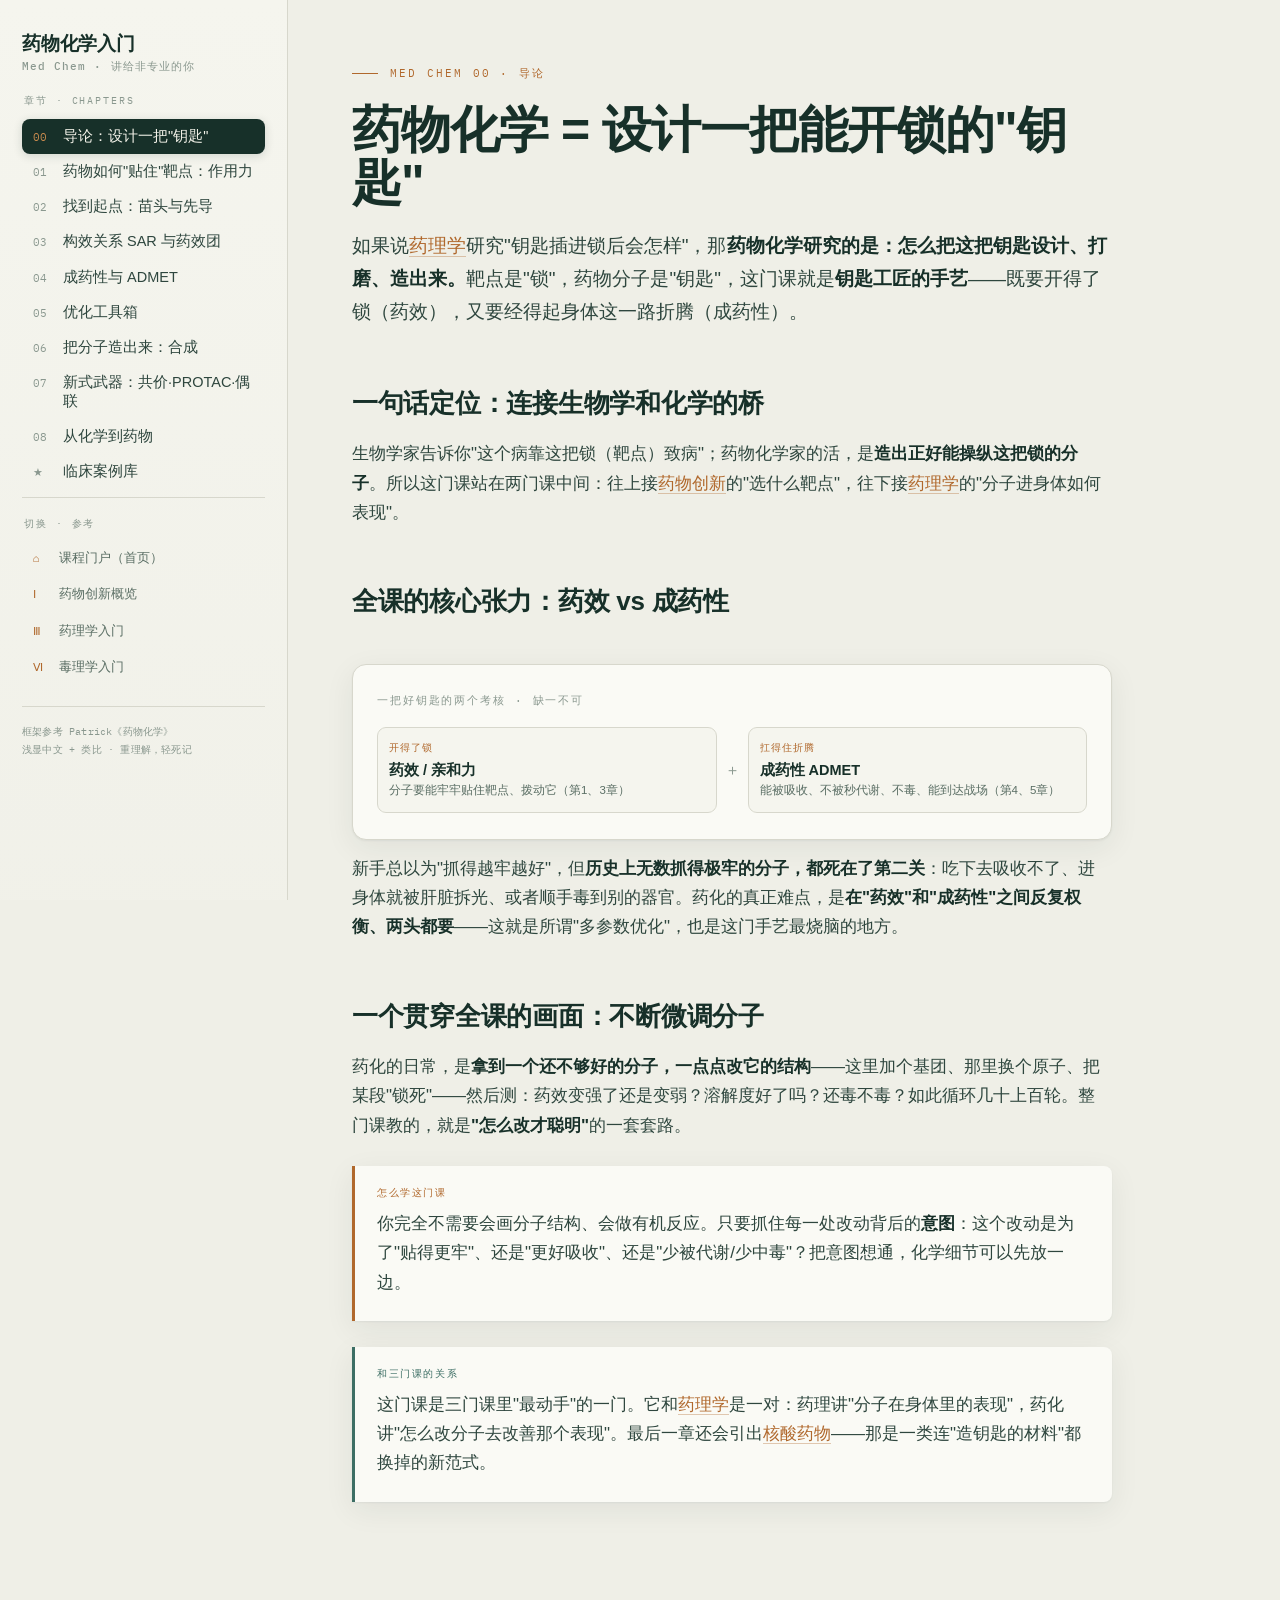
<file: medchem.html>
<!DOCTYPE html>
<html lang="zh-Hant">
<head>
<meta charset="UTF-8">
<meta name="viewport" content="width=device-width, initial-scale=1.0">
<title>药物化学入门 · Medicinal Chemistry 101</title>
<link rel="preconnect" href="https://fonts.googleapis.com">
<link rel="preconnect" href="https://fonts.gstatic.com" crossorigin>
<link href="https://fonts.googleapis.com/css2?family=Fraunces:opsz,wght@9..144,400;9..144,500;9..144,600;9..144,700&family=Spectral:wght@400;500;600&family=IBM+Plex+Mono:wght@400;500;600&display=swap" rel="stylesheet">
<link rel="stylesheet" href="assets/styles.css">
</head>
<body>
<button class="menu-btn" id="menuBtn">☰ 目录</button>
<div class="scrim" id="scrim"></div>
<div class="shell">

  <aside class="rail" id="rail">
    <a class="brand" href="index.html"><span class="brand-cn">药物化学入门</span><span class="brand-en">Med Chem · 讲给非专业的你</span></a>
    <div class="nav-label">章节 · Chapters</div>
    <nav id="nav">
      <button class="nav-item active" data-target="mc0"><span class="num">00</span><span class="txt">导论：设计一把"钥匙"</span></button>
      <button class="nav-item" data-target="mc1"><span class="num">01</span><span class="txt">药物如何"贴住"靶点：作用力</span></button>
      <button class="nav-item" data-target="mc2"><span class="num">02</span><span class="txt">找到起点：苗头与先导</span></button>
      <button class="nav-item" data-target="mc3"><span class="num">03</span><span class="txt">构效关系 SAR 与药效团</span></button>
      <button class="nav-item" data-target="mc4"><span class="num">04</span><span class="txt">成药性与 ADMET</span></button>
      <button class="nav-item" data-target="mc5"><span class="num">05</span><span class="txt">优化工具箱</span></button>
      <button class="nav-item" data-target="mc6"><span class="num">06</span><span class="txt">把分子造出来：合成</span></button>
      <button class="nav-item" data-target="mc7"><span class="num">07</span><span class="txt">新式武器：共价·PROTAC·偶联</span></button>
      <button class="nav-item" data-target="mc8"><span class="num">08</span><span class="txt">从化学到药物</span></button>
      <button class="nav-item" data-target="mctrials"><span class="num">★</span><span class="txt">临床案例库</span></button>
    </nav>
    <div class="rail-cross">
      <div class="nav-label">切换 · 参考</div>
      <a href="index.html"><span class="num">⌂</span>课程门户（首页）</a>
      <a href="overview.html"><span class="num">Ⅰ</span>药物创新概览</a>
      <a href="pharmacology.html"><span class="num">Ⅲ</span>药理学入门</a>
      <a href="toxicology.html"><span class="num">Ⅵ</span>毒理学入门</a>
    </div>
    <div class="rail-foot">框架参考 Patrick《药物化学》<br>浅显中文 + 类比 · 重理解，轻死记</div>
  </aside>

  <main class="main">

    <!-- mc0 -->
    <section class="module active" id="mc0">
      <div class="eyebrow">Med Chem 00 · 导论</div>
      <h1><span class="cn">药物化学 = 设计一把能开锁的"钥匙"</span></h1>
      <p class="lede">如果说<a href="pharmacology.html">药理学</a>研究"钥匙插进锁后会怎样"，那<strong>药物化学研究的是：怎么把这把钥匙设计、打磨、造出来。</strong>靶点是"锁"，药物分子是"钥匙"，这门课就是<strong>钥匙工匠的手艺</strong>——既要开得了锁（药效），又要经得起身体这一路折腾（成药性）。</p>

      <h2><span class="cn">一句话定位：连接生物学和化学的桥</span></h2>
      <p>生物学家告诉你"这个病靠这把锁（靶点）致病"；药物化学家的活，是<strong>造出正好能操纵这把锁的分子</strong>。所以这门课站在两门课中间：往上接<a href="overview.html">药物创新</a>的"选什么靶点"，往下接<a href="pharmacology.html">药理学</a>的"分子进身体如何表现"。</p>

      <h2><span class="cn">全课的核心张力：药效 vs 成药性</span></h2>
      <div class="loop">
        <div class="loop-title">一把好钥匙的两个考核 · 缺一不可</div>
        <div class="chain">
          <div class="link"><div class="k">开得了锁</div><div class="v">药效 / 亲和力</div><div class="d">分子要能牢牢贴住靶点、拨动它（第1、3章）</div></div>
          <div class="arrow">＋</div>
          <div class="link"><div class="k">扛得住折腾</div><div class="v">成药性 ADMET</div><div class="d">能被吸收、不被秒代谢、不毒、能到达战场（第4、5章）</div></div>
        </div>
      </div>
      <p>新手总以为"抓得越牢越好"，但<strong>历史上无数抓得极牢的分子，都死在了第二关</strong>：吃下去吸收不了、进身体就被肝脏拆光、或者顺手毒到别的器官。药化的真正难点，是<strong>在"药效"和"成药性"之间反复权衡、两头都要</strong>——这就是所谓"多参数优化"，也是这门手艺最烧脑的地方。</p>

      <h2><span class="cn">一个贯穿全课的画面：不断微调分子</span></h2>
      <p>药化的日常，是<strong>拿到一个还不够好的分子，一点点改它的结构</strong>——这里加个基团、那里换个原子、把某段"锁死"——然后测：药效变强了还是变弱？溶解度好了吗？还毒不毒？如此循环几十上百轮。整门课教的，就是<strong>"怎么改才聪明"</strong>的一套套路。</p>

      <div class="note">
        <span class="tag">怎么学这门课</span>
        <p>你完全不需要会画分子结构、会做有机反应。只要抓住每一处改动背后的<strong>意图</strong>：这个改动是为了"贴得更牢"、还是"更好吸收"、还是"少被代谢/少中毒"？把意图想通，化学细节可以先放一边。</p>
      </div>
      <div class="note investor">
        <span class="tag">和三门课的关系</span>
        <p>这门课是三门课里"最动手"的一门。它和<a href="pharmacology.html">药理学</a>是一对：药理讲"分子在身体里的表现"，药化讲"怎么改分子去改善那个表现"。最后一章还会引出<a href="antisense.html">核酸药物</a>——那是一类连"造钥匙的材料"都换掉的新范式。</p>
      </div>
    </section>

    <!-- mc1 -->
    <section class="module" id="mc1">
      <div class="eyebrow">Med Chem 01 · Binding Forces</div>
      <h1><span class="cn">药物如何"贴住"靶点：分子间的作用力</span></h1>
      <p class="lede">药物和靶点之间没有"焊死"，靠的是几种<strong>又弱又可逆的分子间作用力</strong>，像很多小磁扣一起吸住。理解这几种力，你就理解了"为什么改一个小基团，结合能差很多"——这是整门课所有优化的物理基础。</p>

      <h2><span class="cn">先纠正一个直觉：结合是"可逆的贴合",不是焊接</span></h2>
      <p>大多数药和靶点的结合是<strong>可逆</strong>的——贴上去，待一会儿，又松开。就像很多小磁扣同时吸住两个面：<em>单个磁扣很弱，但多个加起来就贴得相当牢，而且需要时能被拉开</em>（这样药代谢掉后靶点能恢复）。药化优化，本质就是<strong>让这些"磁扣"又多又准地对上</strong>。</p>

      <h2><span class="cn">几种"磁扣"（结合力）</span></h2>
      <table class="tbl">
        <thead><tr><th>作用力</th><th>比喻 / 强度</th><th>药化里怎么用</th></tr></thead>
        <tbody>
          <tr><td>离子键（静电）</td><td>正负相吸，最强的一种</td><td>分子上带正电的部分对上靶点带负电的部分，贡献大</td></tr>
          <tr><td>氢键</td><td>中等强度、<strong>有方向性</strong>的"小挂钩"</td><td>最常被精心设计——位置角度对上了才有效，是特异性的关键</td></tr>
          <tr><td>疏水作用</td><td>"油和油抱团"（怕水的部分躲在一起）</td><td>分子的油性部分塞进靶点的油性口袋，往往贡献很大结合力</td></tr>
          <tr><td>范德华力</td><td>最弱，但"贴面积大就多"</td><td>形状越贴合、接触面越大，累积越多</td></tr>
        </tbody>
      </table>
      <p>关键领悟：<strong>这些力都随距离急剧变化</strong>。分子和靶点口袋的形状差一点点，磁扣就对不上、力就掉一大截。所以"改一个小基团，活性差几十倍"一点都不奇怪——你可能刚好让一个氢键接上了、或让一块形状终于塞进了口袋。</p>

      <h2><span class="cn">形状互补：锁和钥匙，还是手和手套</span></h2>
      <p>早期比喻是"锁与钥匙"（形状严丝合缝）。更准确的现代版是<strong>"手与手套"（诱导契合）</strong>：靶点口袋不是死板的，药物贴近时双方会<em>互相微调形状</em>去迁就对方。这解释了为什么设计分子既要看"形状对不对"，也要留意靶点会不会"配合地动一下"。</p>

      <h2><span class="cn">手性：镜像分子可能天差地别</span></h2>
      <p>有些分子存在两种<strong>互为镜像</strong>的版本（像左手和右手，叫<strong>手性</strong>）。由于靶点口袋本身也是"有手性的"，往往<strong>只有一只"手"能塞进手套</strong>，另一只无效、甚至有害。<em>历史上惨痛的教训（如反应停 thalidomide，一种镜像致畸）让"分清左右手"成了药化的必修课——现代很多药都专门只做有效的那一只手。</em></p>

      <div class="note">
        <span class="tag">本章小结</span>
        <p>药和靶点靠<strong>可逆的分子间作用力</strong>（离子键、氢键、疏水、范德华）像一堆小磁扣一起贴住；力对距离和形状极其敏感，所以<strong>改一个小基团就能大幅改变结合</strong>。形状要<strong>互补（手与手套、诱导契合）</strong>，还要注意<strong>手性（左右手）</strong>。下一章：怎么找到第一个"大致能贴"的起点分子。</p>
      </div>
    </section>

    <!-- mc2 -->
    <section class="module" id="mc2">
      <div class="eyebrow">Med Chem 02 · Hit &amp; Lead</div>
      <h1><span class="cn">找到起点：苗头化合物与先导化合物</span></h1>
      <p class="lede">造钥匙不是凭空画，得先有个"大致能插进锁"的粗胚。药化研发的起点分两级：先撞到一个有点苗头的（<strong>苗头 hit</strong>），再把它打磨成靠谱的优化起点（<strong>先导 lead</strong>）。这一章讲这些起点从哪来。</p>

      <h2><span class="cn">苗头从哪来：四条常见路子</span></h2>
      <ul>
        <li><strong>高通量筛选 (HTS)</strong>：把几十万上百万个现成分子一股脑丢给靶点，机器自动测哪个有点反应——像"海选"。撞出来的就是苗头。</li>
        <li><strong>天然产物</strong>：植物、微生物、海洋生物几十亿年"进化"出的分子往往就作用于生命分子。青霉素（霉菌）、紫杉醇（红豆杉）、他汀（霉菌）都源于此。<em>大自然是最老练的药化师。</em></li>
        <li><strong>已有药物 / 文献</strong>：从一个已知能作用于相关靶点的分子出发改造（"me-too / me-better"），起点更稳。</li>
        <li><strong>基于结构的设计</strong>：如果知道靶点口袋长什么样（靠晶体结构/冷冻电镜），可以<em>反过来"照着口袋画钥匙"</em>——计算机辅助药物设计。碎片筛选（先找小碎片再拼大）也属这类。</li>
      </ul>

      <h2><span class="cn">从苗头到先导：把粗胚打磨成靠谱起点</span></h2>
      <p>一个苗头往往<strong>又弱又杂</strong>：活性不高、可能同时乱抓好几个靶点、结构也不适合当药。把它变成<strong>先导化合物</strong>，要做几件事：</p>
      <div class="loop">
        <div class="loop-title">Hit → Lead · 把粗胚磨成靠谱起点</div>
        <div class="chain">
          <div class="link"><div class="k">验真</div><div class="v">确认它真的有效</div><div class="d">排除假阳性（不是杂质/聚集捣乱）</div></div>
          <div class="arrow">→</div>
          <div class="link"><div class="k">提纯活性</div><div class="v">选活性好、结构清爽的</div><div class="d">在一组苗头里挑最有前途的骨架</div></div>
          <div class="arrow">→</div>
          <div class="link"><div class="k">初步优化</div><div class="v">提高专一性</div><div class="d">让它只抓目标靶点，别乱抓</div></div>
        </div>
      </div>

      <h2><span class="cn">警惕"骗子分子"</span></h2>
      <p>筛选里常撞到一些<strong>假阳性</strong>——它们看似有活性，其实靠"耍赖"：有的会到处乱粘（泛乱结合）、有的会破坏蛋白、有的其实是杂质在起作用。经验丰富的药化师会<em>提前把这类"骗子骨架"识别出来剔掉</em>（业内叫 PAINS，泛测定干扰化合物），免得在一个假起点上白忙几年。</p>

      <div class="note investor">
        <span class="tag">接回创新史</span>
        <p><a href="overview.html">概览课</a>讲的很多"重磅药起源故事"，落到药化就是这一章：青霉素是天然产物偶然发现、他汀是从霉菌代谢物追出来的、很多激酶抑制剂是基于结构设计的。<strong>"起点从哪来"决定了后面几年优化的天花板</strong>——起点选得好，事半功倍。</p>
      </div>
      <div class="note">
        <span class="tag">本章小结</span>
        <p>研发起点分两级：<strong>苗头 (hit)</strong> 来自筛选/天然产物/已有药/结构设计，往往又弱又杂；把它<strong>验真、提纯活性、提高专一性</strong>，才成为可靠的<strong>先导 (lead)</strong>。中途要小心"骗子分子"（假阳性）。有了先导，下一章就开始系统地改它——这就是构效关系。</p>
      </div>
    </section>

    <!-- mc3 -->
    <section class="module" id="mc3">
      <div class="eyebrow">Med Chem 03 · SAR &amp; Pharmacophore</div>
      <h1><span class="cn">构效关系（SAR）：改一处，看效果怎么变</span></h1>
      <p class="lede">有了先导分子，药化师就开始系统地"改造+测试"：改动结构里的一处，看活性升还是降。把这些规律攒起来，就得到<strong>构效关系</strong>——它像一张藏宝图，告诉你分子哪里是"命门"、哪里可以随便动。这是药化最核心的日常。</p>

      <h2><span class="cn">SAR 是什么：结构与活性的对照表</span></h2>
      <p><strong>SAR</strong> <span class="en">(Structure–Activity Relationship)</span> ＝ "结构改动 → 活性变化"的规律。做法很朴素：合成一系列<em>只差一点点</em>的分子（叫"类似物"），每个都测活性，然后对比：</p>
      <ul>
        <li>把某个基团去掉，活性<strong>大跌</strong> → 这个基团是<em>命门</em>，负责一个关键的结合力（第 1 章的某个磁扣）。</li>
        <li>把某处换个基团，活性<strong>没变</strong> → 这里对结合不重要，<em>可以拿来做别的用途</em>（比如挂个能改善溶解度的基团）。</li>
        <li>某处加大一点体积，活性<strong>反升</strong> → 这里靶点有个<em>空口袋</em>正好可以填。</li>
      </ul>
      <p>几十轮下来，就<strong>画出了这把钥匙的"齿形图"</strong>：哪些齿必须保留、哪些可以磨、哪里还能加齿。</p>

      <h2><span class="cn">药效团：一把钥匙真正干活的"最小齿组"</span></h2>
      <p>把 SAR 攒到极致，会提炼出一个抽象概念——<strong>药效团</strong> <span class="en">(pharmacophore)</span>。它不是具体某个分子，而是<em>"要激活这个靶点，一个分子必须具备的几个关键特征，以及它们的相对位置"</em>：比如"这里要有一个氢键给体、那里 5 埃外要有一个正电中心、再远处要有一块疏水团"。</p>
      <div class="card">
        <h3>为什么药效团很有用</h3>
        <p>一旦知道了药效团（真正干活的"最小齿组"），你就<strong>不必守着原来那个分子骨架</strong>了——任何能把这几个特征摆到正确位置的<em>全新骨架</em>，都可能有效。这让药化师能<strong>跳出专利、换个骨架重造一把钥匙</strong>（叫"骨架跃迁 scaffold hopping"），是绕开竞争对手专利、或改善成药性的利器。</p>
      </div>

      <h2><span class="cn">一个反复出现的取舍：活性 vs 选择性</span></h2>
      <p>改分子时经常遇到矛盾：<strong>让它抓目标靶点更牢，往往顺手也更容易抓住"长得像"的别的靶点</strong>（脱靶→副作用，见<a href="pharmacology.html">药理课</a>第 7 章）。所以 SAR 不只追"活性最高"，更要追<strong>"选择性"</strong>——只对目标靶点强、对别的弱。很多优化轮次，其实是在<em>雕掉那些让它"乱抓"的部分</em>。</p>

      <div class="note">
        <span class="tag">本章小结</span>
        <p><strong>SAR</strong> ＝ 通过"改一处、测活性"攒出的规律，画出钥匙的齿形图（哪齿是命门、哪里可动）。提炼到极致就是<strong>药效团</strong>——干活的最小齿组，让你能换骨架重造。优化时永远在权衡<strong>活性 vs 选择性</strong>。但活性做到再好，还要过下一关——它能不能真在身体里当药，这就是成药性。</p>
      </div>
    </section>

    <!-- mc4 -->
    <section class="module" id="mc4">
      <div class="eyebrow">Med Chem 04 · Druglikeness &amp; ADMET</div>
      <h1><span class="cn">成药性与 ADMET：为什么"好分子"会死</span></h1>
      <p class="lede">这一章是本课的"扎心真相"：一个抓靶点抓得极牢的分子，可能<strong>根本当不了药</strong>。因为它还要过身体这一路的关卡——能不能吸收、会不会被秒代谢、毒不毒。这些统称 <strong>ADMET</strong>，是候选药最大的"死因"。</p>

      <h2><span class="cn">ADMET：药理 ADME 再加一个 T</span></h2>
      <p><a href="pharmacology.html">药理课</a>第 3 章讲过 ADME（吸收/分布/代谢/排泄）。药化在前面再加一个 <strong>T（毒性 Toxicity）</strong>，合成 <strong>ADMET</strong>——这是药化师改分子时脑子里必须同时盯着的一整套"体检指标"：</p>
      <div class="loop">
        <div class="loop-title">ADMET · 分子当药的五道体检</div>
        <div class="chain">
          <div class="link"><div class="k">A</div><div class="v">吸收</div><div class="d">口服进得了血吗</div></div>
          <div class="arrow">·</div>
          <div class="link"><div class="k">D</div><div class="v">分布</div><div class="d">到得了战场吗</div></div>
          <div class="arrow">·</div>
          <div class="link"><div class="k">M</div><div class="v">代谢</div><div class="d">会被肝秒拆吗</div></div>
          <div class="arrow">·</div>
          <div class="link"><div class="k">E</div><div class="v">排泄</div><div class="d">排得掉吗</div></div>
          <div class="arrow">·</div>
          <div class="link"><div class="k">T</div><div class="v">毒性</div><div class="d">会毒到别处吗</div></div>
        </div>
      </div>

      <h2><span class="cn">Lipinski 五规则：口服药的"体型门槛"</span></h2>
      <p>一个经典的经验法则（<strong>Lipinski 五规则</strong>）总结了：想做成<strong>口服</strong>药，分子最好别太大、别太"油"也别太"水"。核心就四条（记大意即可）：<em>分子量别太大、油水分配别太极端、氢键给体/受体别太多</em>。超出太多，往往吸收就成问题。</p>
      <p>为什么？因为口服药要<strong>穿过肠壁的细胞膜（油性）进血</strong>，又要<strong>在血水里溶得开</strong>——这是一对矛盾：太油了不溶于水（吸收前就沉淀）、太水了穿不过油膜。<strong>分子必须"油水两亲"、大小适中</strong>，才能两头兼顾。这条矛盾贯穿所有口服药设计。</p>
      <div class="note investor">
        <span class="tag">规则会被打破，但要有代价意识</span>
        <p>五规则不是铁律——很多成功药（尤其近年一些大分子、大环）超标了。但打破它意味着<em>吸收会很难，往往要靠特殊制剂或改注射</em>。药化师心里要清楚：<strong>越偏离这个"体型门槛"，成药性的路越难走。</strong></p>
      </div>

      <h2><span class="cn">最常见的三个"死因"</span></h2>
      <ul>
        <li><strong>代谢太快（M）</strong>：分子上有个"软肋"位点特别容易被肝的 CYP 酶盯上拆掉，半衰期短到一天要吃很多次。→ 第 5 章教怎么"封堵"这个软肋。</li>
        <li><strong>溶解/吸收差（A）</strong>：太油、结晶太稳，进了肠子溶不开，吸收寥寥。→ 第 5 章教怎么加"亲水基团"或用前药。</li>
        <li><strong>毒性（T）</strong>：可能顺手抓了要命的靶点（比如影响心脏电活动的 hERG 通道→心律失常），或代谢产生了毒性副产物。→ 必须雕掉。</li>
      </ul>

      <div class="note">
        <span class="tag">本章小结</span>
        <p>抓靶点只是第一关；分子还要过 <strong>ADMET</strong>（吸收/分布/代谢/排泄/毒性）五道体检，这才是候选药最大的死因。<strong>Lipinski 五规则</strong>给口服药定了"体型门槛"，背后是"油水两亲"这对永恒矛盾。三大常见死因（代谢太快、吸收太差、有毒）都有对应的化学修补法——下一章就是这套"优化工具箱"。</p>
      </div>
    </section>

    <!-- mc5 -->
    <section class="module" id="mc5">
      <div class="eyebrow">Med Chem 05 · Optimization Toolbox</div>
      <h1><span class="cn">优化工具箱：药化师的几套"聪明改法"</span></h1>
      <p class="lede">知道了分子的毛病（第 4 章），怎么修？药化积累了几套经典套路——用最小的结构改动，解决吸收、代谢、活性的问题，又尽量<strong>不破坏原有药效</strong>。这一章就是这套"手术刀"的清单。</p>

      <h2><span class="cn">工具一：生物电子等排 —— "换个零件，功能不变"</span></h2>
      <p><strong>生物电子等排体</strong> <span class="en">(bioisostere)</span> 指<em>一组"长得不一样、但在靶点看来作用相似"的基团</em>。把分子里某个基团换成它的等排体，能<strong>保住药效，同时改掉毛病</strong>：比如换掉一个容易被代谢的基团、或换一个改善溶解度的基团。<em>这是药化最常用、最优雅的一招——像给机器换个功能相同但更耐用的零件。</em></p>

      <h2><span class="cn">工具二：代谢封堵 —— 给"软肋"贴块盾</span></h2>
      <p>如果 SAR 发现分子上某个位点老是被肝酶盯上拆掉（第 4 章的死因），就在那个位点<strong>做点手脚挡住它</strong>：常见是<em>在易攻击的位置换上氟原子</em>（氟又小又稳，酶啃不动），或者干脆把那个易碎基团换掉。这能显著延长半衰期。<em>"氟"是药化师的宠儿，现代很多药都带着几个氟就是这个原因。</em></p>

      <h2><span class="cn">工具三：前药 —— "先伪装，进体内再变身"</span></h2>
      <p><strong>前药</strong> <span class="en">(prodrug)</span> 是一种巧思：分子本身没活性（或吸收好但没效），<strong>进了身体被代谢一步，才转成真正的活性药</strong>。用途：</p>
      <ul>
        <li><strong>改善吸收</strong>：把不好吸收的活性药"伪装"成好吸收的形式，进血后再脱掉伪装变回原形。</li>
        <li><strong>定点释放</strong>：设计成只在特定器官（如肝、肿瘤）才被激活，减少全身副作用。</li>
      </ul>
      <p><em>这正好呼应<a href="pharmacology.html">药理课</a>第 3 章说的"代谢不一定灭活，也能激活"。</em></p>

      <h2><span class="cn">工具四：构象限制 —— "把钥匙锁成对的形状"</span></h2>
      <p>一个柔软的分子在溶液里会不停扭动，大部分时间形状<em>不对</em>，只有偶尔扭到"正确姿势"才能插进靶点。如果<strong>用一个环把它"锁定"在正确形状上</strong>（构象限制），它就<em>时刻保持能结合的姿势</em>，活性和选择性都能提升。<em>代价是分子变大变复杂，要权衡成药性。</em></p>

      <div class="card">
        <h3>一句话串起这四招</h3>
        <p>它们都在回答第 4 章那三个死因：<strong>换零件（生物电子等排）</strong>和<strong>贴盾（代谢封堵）</strong>治"代谢太快"；<strong>前药</strong>治"吸收差"或"要定点"；<strong>构象限制</strong>提"活性/选择性"。共同原则是——<em>用最小改动解决问题，尽量别动到药效团（第 3 章）那几颗关键的齿。</em></p>
      </div>

      <div class="note">
        <span class="tag">本章小结</span>
        <p>优化工具箱：<strong>生物电子等排（换功能相同的零件）、代谢封堵（贴氟挡酶）、前药（先伪装进体内再变身）、构象限制（锁定正确形状）</strong>。它们精确对应第 4 章的死因，核心是"小改动、保药效、修毛病"。改好了分子，还得真的把它<strong>造出来</strong>——下一章看合成。</p>
      </div>
    </section>

    <!-- mc6 -->
    <section class="module" id="mc6">
      <div class="eyebrow">Med Chem 06 · Synthesis</div>
      <h1><span class="cn">把分子造出来：合成的直觉</span></h1>
      <p class="lede">设计得再好，也得能<strong>造得出来</strong>——而且要从"实验室造几毫克"一路做到"工厂造几吨"。这一章不教有机反应，只给你几个关键直觉：合成为什么难、为什么"能不能便宜地大量造"本身就是成药性的一部分。</p>

      <h2><span class="cn">合成就是"搭乐高",但零件会打架</span></h2>
      <p>造一个药物分子，是把小的化学"零件"一步步拼接、修饰成目标结构。听起来像搭乐高，难点在于：<strong>化学反应往往不够听话</strong>——你想在 A 处反应，它可能顺手也在 B 处反应；想要左手分子，它可能造出一半左手一半右手（第 1 章的手性）。所以真实合成要用各种手段<em>"保护"不想反应的部位、"引导"反应只走对的路</em>，一条几步到几十步的合成路线就是这么设计出来的。</p>

      <h2><span class="cn">为什么"好合成"本身就值钱</span></h2>
      <ul>
        <li><strong>步数越少越好</strong>：每多一步，产率就打个折、成本和杂质就增加。一条 20 步的路线可能最终只剩个位数的总产率。</li>
        <li><strong>要能放大</strong>：实验室里能用的危险试剂、极端条件，工厂里未必安全或划算。<strong>工艺化学</strong>这门分支专门负责把"能造出来"变成"能安全、便宜、稳定地大量造"。</li>
        <li><strong>可造性反过来影响设计</strong>：一个理论上完美但要 30 步才能合成的分子，往往会被一个"稍逊但 8 步能造"的分子淘汰。<em>可合成性是隐形的成药性指标。</em></li>
      </ul>

      <h2><span class="cn">组合化学与并行合成：批量试错</span></h2>
      <p>做 SAR（第 3 章）需要合成一大批"只差一点"的类似物。<strong>组合化学 / 并行合成</strong>让药化师能<em>一次性平行造出几十上百个类似物</em>（像流水线同时装配多个变体），大大加快"改一处—测一次"的循环。这也是为什么现代药化能在几年内筛过成千上万个分子。</p>

      <div class="note investor">
        <span class="tag">接回产业</span>
        <p>"能不能便宜地大量合成"直接决定一个药的<strong>成本和可及性</strong>。小分子药之所以便宜（相对生物药），很大程度就因为化学合成成熟、可大规模放大。反过来，一些结构极复杂的天然产物类药，卖得贵往往就贵在"造不出、只能提取或半合成"。这一层在<a href="overview.html">概览课</a>的成本/定价讨论里能对上。</p>
      </div>
      <div class="note">
        <span class="tag">本章小结</span>
        <p>合成＝拼装+引导化学反应走对路，难在"反应不听话"和"手性控制"。<strong>好合成（步数少、能放大、成本低）本身就是一项成药性指标</strong>，会反过来筛掉难造的设计。<strong>组合/并行合成</strong>加速了 SAR 的试错。下一章看几类跳出"经典小分子"框架的新式武器。</p>
      </div>
    </section>

    <!-- mc7 -->
    <section class="module" id="mc7">
      <div class="eyebrow">Med Chem 07 · New Modalities</div>
      <h1><span class="cn">新式武器：共价药、PROTAC、偶联与核酸</span></h1>
      <p class="lede">前面讲的是"经典可逆小分子"。近二三十年，药化师造出了几类<strong>打破经典规则</strong>的新武器——它们要么改变了"结合方式"，要么改变了"作用逻辑"，甚至换掉了造钥匙的材料。这一章速览，为你连接到更前沿的课程。</p>

      <h2><span class="cn">共价药：从"贴住"到"焊死"</span></h2>
      <p>第 1 章说结合通常是可逆的。<strong>共价药</strong>反其道——它和靶点<em>形成一个真正的化学键，焊死</em>。好处是作用强而持久（靶点被永久关掉，直到细胞造出新的）；风险是"焊错了地方"更麻烦。<em>早期人们怕它不可控，如今通过精巧设计（只对目标靶点上某个特定位点反应）实现了可控共价，出了一批重磅药（如某些肺癌 EGFR 抑制剂、新冠口服药）。</em></p>

      <h2><span class="cn">PROTAC：从"抑制"到"拖去销毁"</span></h2>
      <div class="loop">
        <div class="loop-title">经典抑制剂 vs PROTAC · 两种作用逻辑</div>
        <div class="chain">
          <div class="link"><div class="k">经典抑制剂</div><div class="v">"堵住它"</div><div class="d">占住靶点活性口袋，让它没法干活（但靶点还在）</div></div>
          <div class="arrow">→</div>
          <div class="link"><div class="k">PROTAC</div><div class="v">"拖去销毁"</div><div class="d">一头抓靶点、一头抓细胞的"垃圾处理系统"，把靶点整个降解掉</div></div>
        </div>
      </div>
      <p><strong>PROTAC</strong> 是个"双头分子"：一头抓住致病蛋白，另一头抓住细胞里的"蛋白垃圾处理厂"（泛素-蛋白酶体），硬把致病蛋白<strong>拽过去销毁</strong>。革命性在于：①不用堵住活性口袋，所以<em>能打那些"没有口袋、传统认为无法成药"的靶点</em>；②"催化式"工作——一个 PROTAC 拖走一个后能去拖下一个，用量可以很低。<em>代价是分子很大，成药性（第 4 章）是它最大的挑战。</em></p>

      <h2><span class="cn">偶联药物：给弹头装上导航</span></h2>
      <p><strong>抗体偶联药物 (ADC)</strong> 是药化和生物药的联姻：把一颗<strong>剧毒的小分子"弹头"</strong>用一段<strong>"连接臂"（linker）</strong>挂到一个<strong>抗体"导航"</strong>上（抗体见<a href="immunology.html">免疫课</a>第 3 章）。抗体把毒药精确送到癌细胞，进去后连接臂断开、释放弹头杀敌。<em>药化在这里的核心贡献，是设计那段"连接臂"——它必须在血里稳稳挂住（别半路掉弹头毒到正常细胞）、到了癌细胞里又能准时断开。这是一门精细的化学。</em></p>

      <h2><span class="cn">核酸药物：换掉"造钥匙的材料"</span></h2>
      <p>最激进的一步：前面所有药都是去<strong>操纵蛋白（靶点）</strong>。而<strong>核酸药物（反义寡核苷酸 ASO、siRNA、mRNA）</strong>干脆<em>跳到更上游，去关掉"造这个蛋白的图纸"</em>。它们的"钥匙"不再是有机小分子，而是一段化学修饰过的<strong>核苷酸链</strong>——这带来一整套全新的药化问题（怎么修饰才稳定、怎么递送进细胞、怎么不被免疫误伤）。</p>
      <div class="note investor">
        <span class="tag">接下一门课</span>
        <p>核酸药物已经复杂到自成一门学问。<a href="antisense.html">《反义药物技术》课程</a>（Crooke 框架）会专门讲：ASO 是怎么工作的、化学修饰的几代演进、如何解决递送和毒性——那门课其实就是"核酸时代的药物化学"。学完本课再去看，你会发现它在回答的还是同一批问题：结合、稳定性、递送、选择性、毒性。</p>
      </div>
      <div class="note">
        <span class="tag">本章小结</span>
        <p>新式武器打破经典：<strong>共价药</strong>（从贴住到焊死）、<strong>PROTAC</strong>（从抑制到拖去销毁，能打"无口袋"靶点）、<strong>ADC</strong>（毒弹头+连接臂+抗体导航，药化的活在"连接臂")、<strong>核酸药</strong>（换掉造钥匙的材料，去关图纸而非蛋白）。它们扩大了"可成药"的边界。最后一章收束整门课。</p>
      </div>
    </section>

    <!-- mc8 -->
    <section class="module" id="mc8">
      <div class="eyebrow">Med Chem 08 · From Chemistry to Medicine</div>
      <h1><span class="cn">从化学到药物：整门课的收束</span></h1>
      <p class="lede">回头看，药物化学做的就一件事：<strong>把一个"能操纵靶点"的想法，变成一个"真能当药"的分子。</strong>这条路上的每一步，都是在"药效"和"成药性"这对矛盾之间反复权衡。最后把它接回另外三门课。</p>

      <h2><span class="cn">一张全景图：药化的完整流水线</span></h2>
      <div class="loop">
        <div class="loop-title">Molecule → Medicine · 药化全流程</div>
        <div class="chain">
          <div class="link"><div class="k">01</div><div class="v">选锁</div><div class="d">靶点（来自生物学）</div></div>
          <div class="arrow">→</div>
          <div class="link"><div class="k">02</div><div class="v">找起点</div><div class="d">苗头→先导（第2章）</div></div>
          <div class="arrow">→</div>
          <div class="link"><div class="k">03</div><div class="v">磨齿形</div><div class="d">SAR/药效团（第1、3章）</div></div>
          <div class="arrow">→</div>
          <div class="link"><div class="k">04</div><div class="v">过体检</div><div class="d">ADMET/优化（第4、5章）</div></div>
          <div class="arrow">→</div>
          <div class="link"><div class="k">05</div><div class="v">造得出</div><div class="d">合成/工艺（第6章）</div></div>
          <div class="arrow">→</div>
          <div class="link"><div class="k">06</div><div class="v">进临床</div><div class="d">交给药理与试验</div></div>
        </div>
      </div>

      <h2><span class="cn">核心心法：永远在做"多参数权衡"</span></h2>
      <p>如果只带走一句话，就是这句：<strong>药化没有"单项冠军"，只有"全能选手"。</strong>一个分子把活性做到极致却不溶、或溶了却有毒、或都好却要 30 步才能造——都当不了药。真正的手艺，是<strong>同时盯着活性、选择性、溶解、代谢、毒性、可合成性这一长串指标，找一个各项都过得去的平衡点</strong>。这也是为什么一个新药从起点到上市，动辄改上千个分子、耗时十年。</p>

      <h2><span class="cn">四门课，一个闭环</span></h2>
      <p>到这里，四门课可以合成一张完整的地图：</p>
      <table class="tbl">
        <thead><tr><th>课程</th><th>回答的问题</th></tr></thead>
        <tbody>
          <tr><td><a href="overview.html">药物创新概览</a></td><td>有哪些药、在打哪条通路、产业怎么运转</td></tr>
          <tr><td><a href="immunology.html">免疫学</a></td><td>免疫系统怎么工作、免疫类药物在拨哪根弦</td></tr>
          <tr><td><strong>药物化学（本课）</strong></td><td>怎么把"操纵靶点的想法"设计、优化、造成真分子</td></tr>
          <tr><td><a href="pharmacology.html">药理学</a></td><td>分子进了身体后怎么起作用、怎么定剂量、为何失败</td></tr>
          <tr><td><a href="antisense.html">反义药物技术</a></td><td>核酸时代的新范式：不操纵蛋白，去关图纸</td></tr>
        </tbody>
      </table>

      <div class="note investor">
        <span class="tag">你现在能做什么</span>
        <p>学完这门课，再看一条新药新闻，你能追问的层次深多了：它的<strong>起点</strong>怎么来的？<strong>药效团</strong>是什么、绕开了谁的专利？成药性上它靠什么<strong>优化手段</strong>解决了代谢/吸收？是经典小分子还是<strong>PROTAC/共价/偶联/核酸</strong>这类新武器？这些正是投资和技术判断里最值钱的问题。</p>
      </div>
      <div class="note">
        <span class="tag">整门课一句话收尾</span>
        <p>药物化学＝<strong>造一把既开得了锁（药效）、又扛得住身体折腾（成药性）的钥匙</strong>，靠的是"改一处—测一次"的耐心循环和一整套优化套路，最终在无数指标间找一个能落地的平衡。下一门课，我们换掉造钥匙的材料，进入核酸药物的世界。</p>
      </div>
      <div class="footer-note">
        药物化学入门 · Medicinal Chemistry 101 · 框架参考 Patrick《药物化学》<br>
        为非专业背景设计 —— 浅显中文、重直觉。全 9 章已完成。
      </div>
    </section>

    <!-- mctrials 临床案例库 -->
    <section class="module" id="mctrials">
      <div class="eyebrow">Med Chem ★ · Clinical Trials</div>
      <h1><span class="cn">临床案例库：药物设计如何改变结局</span></h1>
      <p class="lede trials-intro">一把设计精良的"钥匙"，在临床上能有多惊人？这里挑了<strong>药物化学的胜利</strong>——从理性设计的第一个激酶抑制剂，到共价、ADC、结构导向设计与前药。每张卡片标注厂商与获批年份，你能清楚看到"设计上的巧思"如何变成"病人身上的数字"。</p>

      <h2><span class="cn">先读懂这些指标</span></h2>
      <div class="metric-key">
        <div class="mk"><b>PFS</b>无进展生存期——到肿瘤进展或死亡的时间</div>
        <div class="mk"><b>OS</b>总生存期——到死亡的时间</div>
        <div class="mk"><b>ORR</b>客观缓解率——肿瘤明显缩小的比例</div>
        <div class="mk"><b>DoR</b>缓解持续时间</div>
        <div class="mk"><b>HR</b>风险比——<strong>&lt;1 即降低风险</strong>（0.28=风险降 72%）</div>
        <div class="mk"><b>CCyR</b>完全细胞遗传学缓解——查不到癌变染色体（CML 的关键指标）</div>
        <div class="mk"><b>SVR</b>持续病毒学应答——停药后仍查不到病毒，等于"治愈"（HCV）</div>
      </div>
      <div class="note">
        <span class="tag">关于数据</span>
        <p>下列为四舍五入的标志性结果，用于建立直觉；精确数值请以原始文献为准。厂商为主要开发/上市方，获批年份为大致首次上市时间，多为美国 FDA 批准，各国略有差异。　每张卡片底部「文献」行给出 NCT 编号（可点开 ClinicalTrials.gov）与主要发表期刊，供检索溯源；编号/引用可能有笔误，请以 ClinicalTrials.gov 与原始期刊为准。</p>
      </div>

      <h2><span class="cn">理性靶向设计的开山之作（对应第 2、3 章）</span></h2>

      <div class="trial">
        <div class="tr-top">
          <div class="tr-name">IRIS <span class="en2">imatinib · 格列卫</span></div>
          <div class="tr-tags"><span class="tr-phase">Phase 3</span><span class="tr-ind">慢性髓性白血病 CML</span><span class="tr-appr">获批 2001</span></div>
        </div>
        <div class="trow"><div class="lbl mfr">厂商</div><div class="val">诺华 <b>Novartis</b>（Gleevec/Glivec / 格列卫）</div></div>
        <div class="trow"><div class="lbl">设计</div><div class="val"><b>伊马替尼（Bcr-Abl 激酶抑制剂，理性设计）</b> <span class="vs">vs</span> 干扰素 ＋ 阿糖胞苷（旧标准）</div></div>
        <div class="trow"><div class="lbl">人群</div><div class="val">新诊断慢性期 CML；N ≈ 1106</div></div>
        <div class="trow"><div class="lbl">时间</div><div class="val">约 2000–2001 入组，随访至 10 年以上</div></div>
                <div class="trow"><div class="lbl">文献</div><div class="val"><a class="nct" href="https://clinicaltrials.gov/study/NCT00006343" target="_blank" rel="noopener">NCT00006343</a> · <span class="cite">NEJM 2003 / 2017, O'Brien · Hochhaus 等</span></div></div>
<div class="tr-metrics">
          <div class="tr-metric"><div class="m-k">完全细胞遗传缓解</div><div class="m-v">≈76%<small> vs ~15%</small></div><div class="m-d">碾压旧疗法</div></div>
          <div class="tr-metric"><div class="m-k">10 年 OS</div><div class="m-v">≈83%</div><div class="m-d">曾经的致死病</div></div>
        </div>
        <div class="tr-read">"照着一个明确的致病靶点（Bcr-Abl）设计一把专一小分子钥匙"——第 2、3 章理性设计的开山之作。它把 CML 从"几年内致命"变成"每天一片、正常寿命"的慢性病，也开启了整个"靶向治疗"时代。</div>
      </div>

      <div class="trial">
        <div class="tr-top">
          <div class="tr-name">BRIM-3 <span class="en2">vemurafenib</span></div>
          <div class="tr-tags"><span class="tr-phase">Phase 3</span><span class="tr-ind">BRAF V600E 黑色素瘤</span><span class="tr-appr">获批 2011</span></div>
        </div>
        <div class="trow"><div class="lbl mfr">厂商</div><div class="val">罗氏 <b>Roche</b> / Plexxikon（Zelboraf）</div></div>
        <div class="trow"><div class="lbl">设计</div><div class="val"><b>维莫非尼（BRAF V600E 抑制剂，片段/结构导向设计）</b> <span class="vs">vs</span> 达卡巴嗪（旧化疗）</div></div>
        <div class="trow"><div class="lbl">人群</div><div class="val">携带 BRAF V600E 突变的晚期黑色素瘤；N ≈ 675</div></div>
        <div class="trow"><div class="lbl">时间</div><div class="val">约 2010–2011</div></div>
                <div class="trow"><div class="lbl">文献</div><div class="val"><a class="nct" href="https://clinicaltrials.gov/study/NCT01006980" target="_blank" rel="noopener">NCT01006980</a> · <span class="cite">NEJM 2011, Chapman 等</span></div></div>
<div class="tr-metrics">
          <div class="tr-metric"><div class="m-k">ORR</div><div class="m-v">≈48%<small> vs 5%</small></div><div class="m-d">起效快到数天可见</div></div>
          <div class="tr-metric"><div class="m-k">OS · HR</div><div class="m-v">≈0.63–0.70</div><div class="m-d">生存显著改善</div></div>
        </div>
        <div class="tr-read">用第 2 章的<strong>片段/结构导向设计</strong>专门针对突变的 BRAF。反应之快令人震撼（有病人几天内肿瘤缩小）。它也带出一个药理教训：单靠它易耐药，后来要和 MEK 抑制剂联用——"针对通路上下游一起打"的组合思路由此而生。</div>
      </div>

      <h2><span class="cn">共价与突变选择性（对应第 7 章）</span></h2>

      <div class="trial">
        <div class="tr-top">
          <div class="tr-name">FLAURA <span class="en2">osimertinib</span></div>
          <div class="tr-tags"><span class="tr-phase">Phase 3</span><span class="tr-ind">EGFR 突变 NSCLC</span><span class="tr-appr">获批 2015</span></div>
        </div>
        <div class="trow"><div class="lbl mfr">厂商</div><div class="val">阿斯利康 <b>AstraZeneca</b>（Tagrisso / 泰瑞沙）</div></div>
        <div class="trow"><div class="lbl">设计</div><div class="val"><b>奥希替尼（第三代共价 EGFR 抑制剂，突变选择性）</b> <span class="vs">vs</span> 一代 EGFR-TKI</div></div>
        <div class="trow"><div class="lbl">人群</div><div class="val">一线 EGFR 突变非小细胞肺癌；N ≈ 556</div></div>
        <div class="trow"><div class="lbl">时间</div><div class="val">约 2014–2016，2018 改写一线指南</div></div>
                <div class="trow"><div class="lbl">文献</div><div class="val"><a class="nct" href="https://clinicaltrials.gov/study/NCT02296125" target="_blank" rel="noopener">NCT02296125</a> · <span class="cite">NEJM 2018 / 2020, Soria · Ramalingam 等</span></div></div>
<div class="tr-metrics">
          <div class="tr-metric"><div class="m-k">中位 PFS</div><div class="m-v">18.9<small> vs 10.2 月</small></div><div class="m-d">HR ≈ 0.46</div></div>
          <div class="tr-metric"><div class="m-k">中位 OS</div><div class="m-v">38.6<small> vs 31.8 月</small></div><div class="m-d">HR ≈ 0.80</div></div>
          <div class="tr-metric"><div class="m-k">副作用</div><div class="m-v">更少</div><div class="m-d">放过野生型 EGFR</div></div>
        </div>
        <div class="tr-read">第 7 章"可控共价 ＋ 突变选择性"的胜利：它只<strong>焊死突变的 EGFR</strong>、放过正常（野生型）EGFR，所以既更有效、又副作用更小，还能压住脑转移。<em>更有效同时更安全</em>——这是聪明设计才能同时拿到的两头好处。</div>
      </div>

      <div class="trial">
        <div class="tr-top">
          <div class="tr-name">CodeBreaK 100 <span class="en2">sotorasib</span></div>
          <div class="tr-tags"><span class="tr-phase">Phase 2 · 单臂</span><span class="tr-ind">KRAS G12C 突变 NSCLC</span><span class="tr-appr">获批 2021</span></div>
        </div>
        <div class="trow"><div class="lbl mfr">厂商</div><div class="val">安进 <b>Amgen</b>（Lumakras / Lumykras）</div></div>
        <div class="trow"><div class="lbl">设计</div><div class="val"><b>索托拉西布（KRAS G12C 共价抑制剂）</b> 单臂</div></div>
        <div class="trow"><div class="lbl">人群</div><div class="val">经治的 KRAS G12C 突变非小细胞肺癌；N ≈ 126</div></div>
        <div class="trow"><div class="lbl">时间</div><div class="val">约 2018–2020，2021 加速获批</div></div>
                <div class="trow"><div class="lbl">文献</div><div class="val"><a class="nct" href="https://clinicaltrials.gov/study/NCT03600883" target="_blank" rel="noopener">NCT03600883</a> · <span class="cite">NEJM 2021, Skoulidis 等</span></div></div>
<div class="tr-metrics">
          <div class="tr-metric"><div class="m-k">ORR</div><div class="m-v">≈37%</div><div class="m-d">对"不可成药"靶点的突破</div></div>
          <div class="tr-metric"><div class="m-k">中位 PFS</div><div class="m-v">≈6.8 月</div><div class="m-d"></div></div>
          <div class="tr-metric"><div class="m-k">中位 DoR</div><div class="m-v">≈11.1 月</div><div class="m-d">缓解相当持久</div></div>
        </div>
        <div class="tr-read">KRAS 是折磨药化界近 <strong>40 年</strong>的"不可成药"靶点（第 0、4 章：没有合适口袋）。靠共价化学＋抓住突变体上一个新出现的小凹陷，人类第一次撬开了它。数字不如格列卫惊艳，但"从 0 到 1"的意义巨大。</div>
      </div>

      <h2><span class="cn">激酶与"跨癌种"设计（对应第 3 章）</span></h2>

      <div class="trial">
        <div class="tr-top">
          <div class="tr-name">PALOMA-2 <span class="en2">palbociclib</span></div>
          <div class="tr-tags"><span class="tr-phase">Phase 3</span><span class="tr-ind">HR+/HER2− 转移乳腺癌</span><span class="tr-appr">获批 2015</span></div>
        </div>
        <div class="trow"><div class="lbl mfr">厂商</div><div class="val">辉瑞 <b>Pfizer</b>（Ibrance / 爱博新）</div></div>
        <div class="trow"><div class="lbl">设计</div><div class="val"><b>哌柏西利（CDK4/6 抑制剂，锁住细胞周期）＋ 来曲唑</b> <span class="vs">vs</span> 来曲唑（内分泌单药）</div></div>
        <div class="trow"><div class="lbl">人群</div><div class="val">一线激素受体阳性、HER2 阴性转移乳腺癌；N ≈ 666</div></div>
        <div class="trow"><div class="lbl">时间</div><div class="val">约 2013–2016</div></div>
                <div class="trow"><div class="lbl">文献</div><div class="val"><a class="nct" href="https://clinicaltrials.gov/study/NCT01740427" target="_blank" rel="noopener">NCT01740427</a> · <span class="cite">NEJM 2016, Finn 等</span></div></div>
<div class="tr-metrics">
          <div class="tr-metric"><div class="m-k">中位 PFS</div><div class="m-v">≈24.8<small> vs 14.5 月</small></div><div class="m-d">HR ≈ 0.58</div></div>
          <div class="tr-metric"><div class="m-k">给药</div><div class="m-v">口服</div><div class="m-d">与内分泌药联用</div></div>
        </div>
        <div class="tr-read">精准设计的激酶抑制剂（挡住细胞分裂的"油门" CDK4/6），把最常见亚型乳腺癌的无进展时间几乎翻倍。它示范了肿瘤治疗的一个主流思路：<strong>靶向药 ＋ 内分泌药联用</strong>，各打一环、协同增效。</div>
      </div>

      <div class="trial">
        <div class="tr-top">
          <div class="tr-name">LOXO-101 汇总分析 <span class="en2">larotrectinib</span></div>
          <div class="tr-tags"><span class="tr-phase">Phase 1/2</span><span class="tr-ind">TRK 融合 · 跨癌种</span><span class="tr-appr">获批 2018</span></div>
        </div>
        <div class="trow"><div class="lbl mfr">厂商</div><div class="val">Loxo Oncology / 拜耳 <b>Bayer</b>（Vitrakvi）</div></div>
        <div class="trow"><div class="lbl">设计</div><div class="val"><b>拉罗替尼（TRK 抑制剂）</b> 单臂；<b>不看长在哪个器官，只看有没有 NTRK 融合</b></div></div>
        <div class="trow"><div class="lbl">人群</div><div class="val">携带 NTRK 基因融合的各种实体瘤（肺、甲状腺、软组织…）；早期 N ≈ 55</div></div>
        <div class="trow"><div class="lbl">时间</div><div class="val">约 2015–2018</div></div>
                <div class="trow"><div class="lbl">文献</div><div class="val"><a class="nct" href="https://clinicaltrials.gov/study/NCT02122913" target="_blank" rel="noopener">NCT02122913</a> / <a class="nct" href="https://clinicaltrials.gov/study/NCT02637687" target="_blank" rel="noopener">NCT02637687</a> · <span class="cite">NEJM 2018, Drilon 等（汇总三项）</span></div></div>
<div class="tr-metrics">
          <div class="tr-metric"><div class="m-k">ORR</div><div class="m-v">≈75%</div><div class="m-d">跨多种癌种一致有效</div></div>
          <div class="tr-metric"><div class="m-k">批准依据</div><div class="m-v">按突变</div><div class="m-d">"广谱/不限癌种"批准</div></div>
        </div>
        <div class="tr-read">一个里程碑式转变：为某个<strong>基因改变（NTRK 融合）</strong>设计的钥匙，<strong>不管肿瘤长在哪个器官都有效</strong>。它促成 FDA 首批"不限癌种、按分子标志物"的批准——药物设计从"按器官"走向"按分子"，正是第 3 章"药效团决定一切"的极致延伸。</div>
      </div>

      <h2><span class="cn">偶联、结构导向与前药（对应第 2、5、7 章）</span></h2>

      <div class="trial">
        <div class="tr-top">
          <div class="tr-name">DESTINY-Breast03 <span class="en2">trastuzumab deruxtecan · T-DXd</span></div>
          <div class="tr-tags"><span class="tr-phase">Phase 3</span><span class="tr-ind">HER2+ 转移性乳腺癌</span><span class="tr-appr">获批 2019</span></div>
        </div>
        <div class="trow"><div class="lbl mfr">厂商</div><div class="val">第一三共 <b>Daiichi Sankyo</b> / 阿斯利康（Enhertu）</div></div>
        <div class="trow"><div class="lbl">设计</div><div class="val"><b>德曲妥珠单抗（新一代 HER2 ADC）</b> <span class="vs">vs</span> T-DM1（旧一代 ADC）</div></div>
        <div class="trow"><div class="lbl">人群</div><div class="val">既往治疗过的 HER2 阳性转移性乳腺癌；N ≈ 524</div></div>
        <div class="trow"><div class="lbl">时间</div><div class="val">约 2018–2020，2022 发表</div></div>
                <div class="trow"><div class="lbl">文献</div><div class="val"><a class="nct" href="https://clinicaltrials.gov/study/NCT03529110" target="_blank" rel="noopener">NCT03529110</a> · <span class="cite">NEJM 2022, Cortés 等</span></div></div>
<div class="tr-metrics">
          <div class="tr-metric"><div class="m-k">PFS · HR</div><div class="m-v">≈0.28</div><div class="m-d">风险降约 72%，极罕见</div></div>
          <div class="tr-metric"><div class="m-k">中位 PFS</div><div class="m-v">≈29<small> vs 7 月</small></div><div class="m-d">数倍延长</div></div>
          <div class="tr-metric"><div class="m-k">ORR</div><div class="m-v">≈79%<small> vs 34%</small></div><div class="m-d"></div></div>
        </div>
        <div class="tr-read">两代 ADC 的正面对决，新一代<strong>碾压</strong>旧一代（HR 0.28 在肿瘤界极为罕见）。差别就在第 7 章的<strong>"连接臂 + 载荷"化学设计</strong>：更稳的连接、更强的弹头、一个抗体挂更多弹头、还有"旁观者效应"。同样的抗体导航，化学细节决定了天壤之别。</div>
      </div>

      <div class="trial">
        <div class="tr-top">
          <div class="tr-name">MURANO <span class="en2">venetoclax</span></div>
          <div class="tr-tags"><span class="tr-phase">Phase 3</span><span class="tr-ind">复发难治 CLL</span><span class="tr-appr">获批 2016</span></div>
        </div>
        <div class="trow"><div class="lbl mfr">厂商</div><div class="val">艾伯维 <b>AbbVie</b> / 基因泰克（Venclexta / Venclyxto）</div></div>
        <div class="trow"><div class="lbl">设计</div><div class="val"><b>维奈克拉（BCL-2 抑制剂，基于结构/片段设计）＋ 利妥昔单抗</b> <span class="vs">vs</span> 苯达莫司汀 ＋ 利妥昔单抗</div></div>
        <div class="trow"><div class="lbl">人群</div><div class="val">复发/难治慢性淋巴细胞白血病；N ≈ 389</div></div>
        <div class="trow"><div class="lbl">时间</div><div class="val">约 2014–2016，2018 发表</div></div>
                <div class="trow"><div class="lbl">文献</div><div class="val"><a class="nct" href="https://clinicaltrials.gov/study/NCT02005471" target="_blank" rel="noopener">NCT02005471</a> · <span class="cite">NEJM 2018, Seymour 等</span></div></div>
<div class="tr-metrics">
          <div class="tr-metric"><div class="m-k">2 年 PFS</div><div class="m-v">85%<small> vs 36%</small></div><div class="m-d">HR ≈ 0.17</div></div>
          <div class="tr-metric"><div class="m-k">给药模式</div><div class="m-v">固定疗程</div><div class="m-d">可停药，非终身服用</div></div>
        </div>
        <div class="tr-read">BCL-2 曾被认为"表面太光滑、没有口袋"（无法成药）。药化师用第 2 章的<strong>基于结构 / 片段生长</strong>法——先找能贴住一小块的碎片，再一点点长成完整分子——硬造出了维奈克拉。它是"给无口袋蛋白造钥匙"的教科书案例。</div>
      </div>

      <div class="trial">
        <div class="tr-top">
          <div class="tr-name">NEUTRINO <span class="en2">sofosbuvir · 索非布韦</span></div>
          <div class="tr-tags"><span class="tr-phase">Phase 3</span><span class="tr-ind">丙型肝炎 HCV</span><span class="tr-appr">获批 2013</span></div>
        </div>
        <div class="trow"><div class="lbl mfr">厂商</div><div class="val">吉利德 <b>Gilead</b>（Sovaldi / 索华迪）</div></div>
        <div class="trow"><div class="lbl">设计</div><div class="val"><b>索非布韦（HCV 聚合酶抑制剂，核苷酸前药）</b> ＋ 干扰素 ＋ 利巴韦林；单臂</div></div>
        <div class="trow"><div class="lbl">人群</div><div class="val">初治的丙肝（基因 1/4/5/6 型）；N ≈ 327</div></div>
        <div class="trow"><div class="lbl">时间</div><div class="val">约 2011–2013</div></div>
                <div class="trow"><div class="lbl">文献</div><div class="val"><a class="nct" href="https://clinicaltrials.gov/study/NCT01641640" target="_blank" rel="noopener">NCT01641640</a> · <span class="cite">NEJM 2013, Lawitz 等</span></div></div>
<div class="tr-metrics">
          <div class="tr-metric"><div class="m-k">SVR12（治愈率）</div><div class="m-v">≈90%</div><div class="m-d">停药后查不到病毒</div></div>
          <div class="tr-metric"><div class="m-k">意义</div><div class="m-v">可治愈</div><div class="m-d">慢性丙肝从此可根治</div></div>
        </div>
        <div class="tr-read">第 5 章"<strong>前药</strong>"设计的巅峰：索非布韦本身没活性，进肝细胞后被逐步激活成能掐断病毒复制的形式——既保证吸收、又实现肝内定点激活。它把丙肝从"慢性终身病"变成"吃几周药即可治愈"，是药化改变一个疾病命运的典范。</div>
      </div>

      <div class="note investor">
        <span class="tag">一个还在路上的新武器：PROTAC</span>
        <p>第 7 章讲的 <strong>PROTAC（拖去销毁）</strong>已进入 III 期临床（如雌激素受体降解剂 vepdegestrant 等），但成熟的头对头生存数据还在积累中。这提醒你读战报时要看<strong>"证据到哪一步了"</strong>：单臂 II 期（如 CodeBreaK）说明"有信号"，随机 III 期（如 FLAURA）才算"改写标准"。阶段不同，可信度不同。</p>
      </div>
      <div class="footer-note">
        临床案例库 · 数据为四舍五入的标志性结果，仅供建立直觉，精确数值以原始文献为准。
      </div>
    </section>

  </main>
</div>

<script>
  const nav=document.getElementById('nav');
  const items=[...document.querySelectorAll('.nav-item[data-target]')];
  const mods=[...document.querySelectorAll('.module')];
  const rail=document.getElementById('rail');
  const scrim=document.getElementById('scrim');
  const menuBtn=document.getElementById('menuBtn');
  function show(id){
    if(!mods.some(m=>m.id===id)) id='mc0';
    items.forEach(i=>i.classList.toggle('active',i.dataset.target===id));
    mods.forEach(m=>m.classList.toggle('active',m.id===id));
    window.scrollTo({top:0,behavior:'instant' in window?'instant':'auto'});
    closeRail();
  }
  window.im=function(id){history.replaceState(null,'','#'+id);show(id);return false;};
  nav.addEventListener('click',e=>{
    const b=e.target.closest('.nav-item[data-target]'); if(!b)return;
    history.replaceState(null,'','#'+b.dataset.target);
    show(b.dataset.target);
  });
  function openRail(){rail.classList.add('open');scrim.classList.add('show')}
  function closeRail(){rail.classList.remove('open');scrim.classList.remove('show')}
  menuBtn.addEventListener('click',openRail);
  scrim.addEventListener('click',closeRail);
  show((location.hash||'#mc0').slice(1));
  window.addEventListener('hashchange',()=>show((location.hash||'#mc0').slice(1)));
</script>
</body>
</html>
</file>
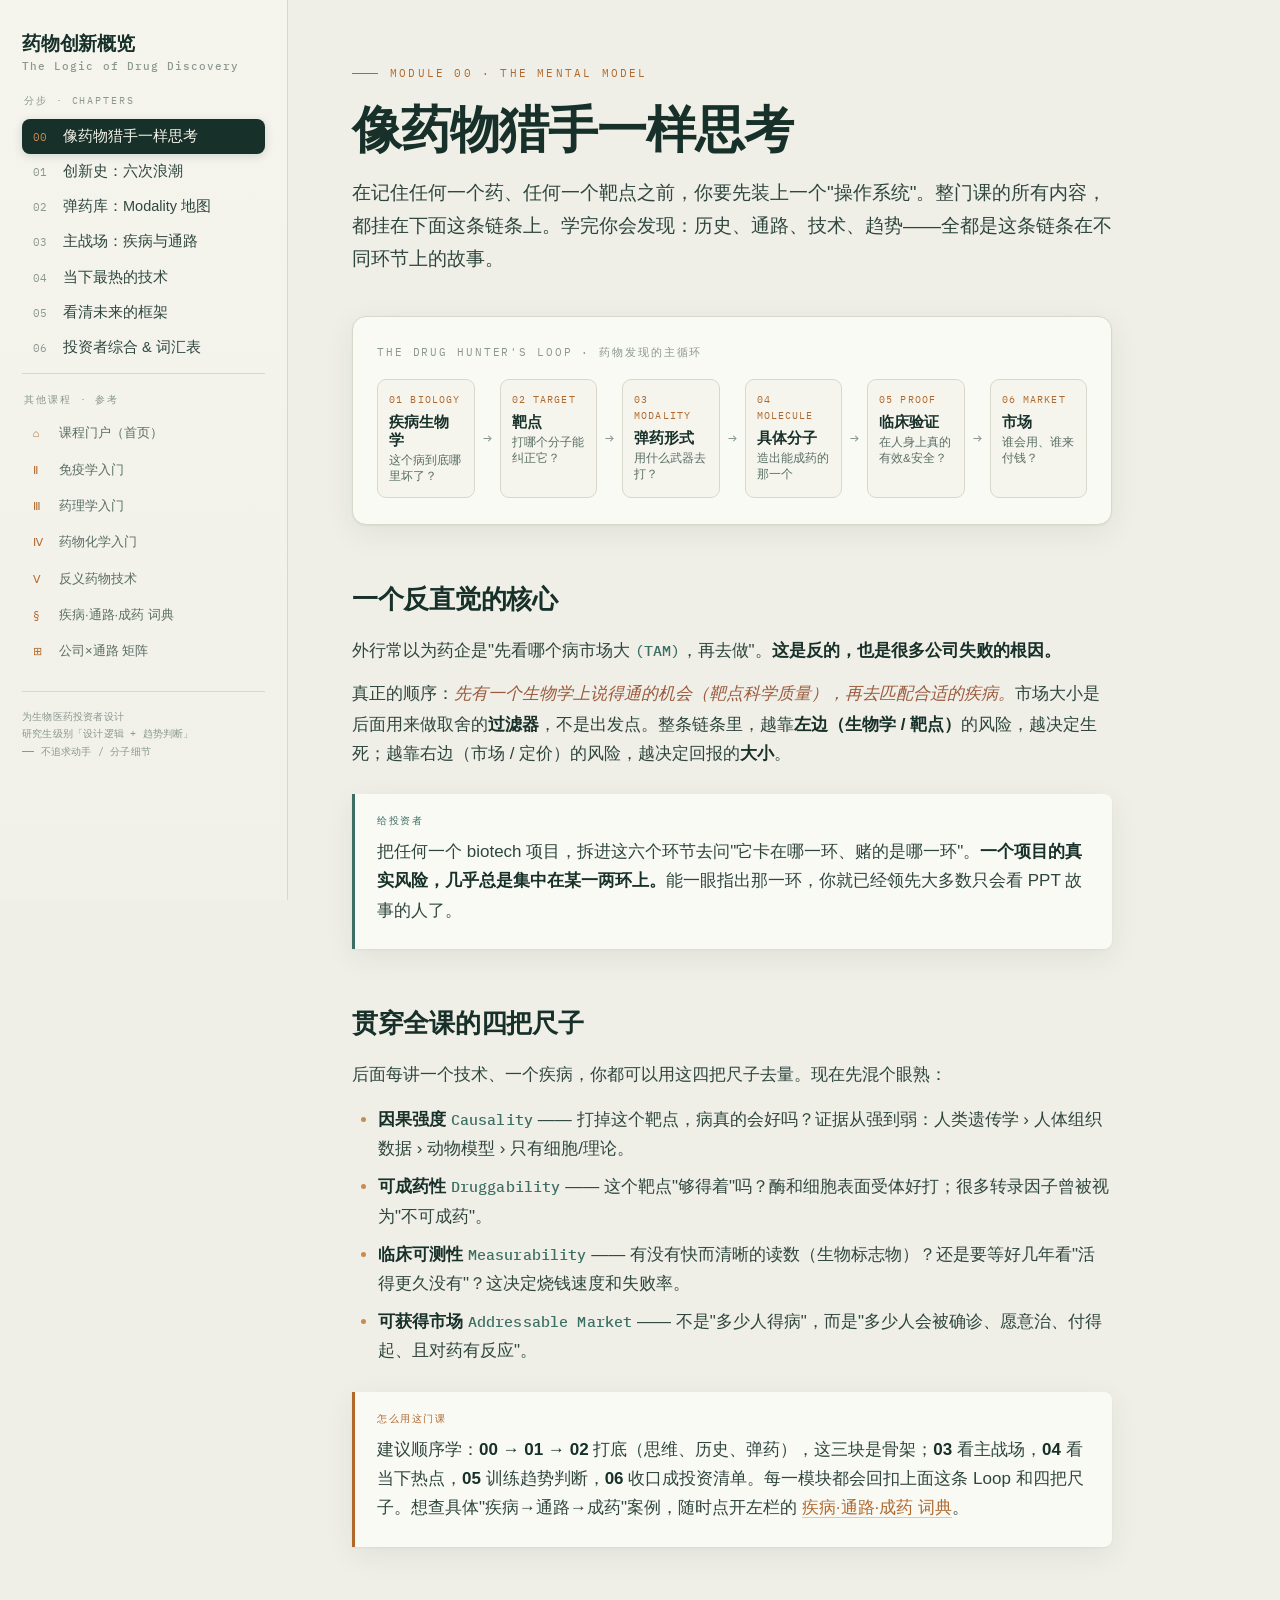
<file: overview.html>
<!DOCTYPE html>
<html lang="zh-Hant">
<head>
<meta charset="UTF-8">
<meta name="viewport" content="width=device-width, initial-scale=1.0">
<title>药物创新自学课程 · The Logic of Drug Discovery</title>
<link rel="preconnect" href="https://fonts.googleapis.com">
<link rel="preconnect" href="https://fonts.gstatic.com" crossorigin>
<link href="https://fonts.googleapis.com/css2?family=Fraunces:opsz,wght@9..144,400;9..144,500;9..144,600;9..144,700&family=Spectral:wght@400;500;600&family=IBM+Plex+Mono:wght@400;500;600&display=swap" rel="stylesheet">
<link rel="stylesheet" href="assets/styles.css">
</head>
<body>
<button class="menu-btn" id="menuBtn">☰ 目录</button>
<div class="scrim" id="scrim"></div>
<div class="shell">

  <!-- NAV -->
  <aside class="rail" id="rail">
    <a class="brand" href="index.html"><span class="brand-cn">药物创新概览</span><span class="brand-en">The Logic of Drug Discovery</span></a>
    <div class="nav-label">分步 · Chapters</div>
    <nav id="nav">
      <button class="nav-item active" data-target="m0"><span class="num">00</span><span class="txt">像药物猎手一样思考</span></button>
      <button class="nav-item" data-target="m1"><span class="num">01</span><span class="txt">创新史：六次浪潮</span></button>
      <button class="nav-item" data-target="m2"><span class="num">02</span><span class="txt">弹药库：Modality 地图</span></button>
      <button class="nav-item" data-target="m3"><span class="num">03</span><span class="txt">主战场：疾病与通路</span></button>
      <button class="nav-item" data-target="m4"><span class="num">04</span><span class="txt">当下最热的技术</span></button>
      <button class="nav-item" data-target="m5"><span class="num">05</span><span class="txt">看清未来的框架</span></button>
      <button class="nav-item" data-target="m6"><span class="num">06</span><span class="txt">投资者综合 & 词汇表</span></button>
    </nav>
    <div class="rail-cross">
      <div class="nav-label">其他课程 · 参考</div>
      <a href="index.html"><span class="num">⌂</span>课程门户（首页）</a>
      <a href="immunology.html"><span class="num">Ⅱ</span>免疫学入门</a>
      <a href="pharmacology.html"><span class="num">Ⅲ</span>药理学入门</a>
      <a href="medchem.html"><span class="num">Ⅳ</span>药物化学入门</a>
      <a href="antisense.html"><span class="num">Ⅴ</span>反义药物技术</a>
      <a href="dict/index.html"><span class="num">§</span>疾病·通路·成药 词典</a>
      <a href="dict/matrix.html"><span class="num">⊞</span>公司×通路 矩阵</a>
    </div>
    <div class="rail-foot">为生物医药投资者设计<br>研究生级别「设计逻辑 + 趋势判断」<br>—— 不追求动手 / 分子细节</div>
  </aside>

  <!-- MAIN -->
  <main class="main">

    <!-- ============ MODULE 0 ============ -->
    <section class="module active" id="m0">
      <div class="eyebrow">Module 00 · The Mental Model</div>
      <h1><span class="cn">像药物猎手一样思考</span></h1>
      <p class="lede">在记住任何一个药、任何一个靶点之前，你要先装上一个"操作系统"。整门课的所有内容，都挂在下面这条链条上。学完你会发现：历史、通路、技术、趋势——全都是这条链条在不同环节上的故事。</p>

      <div class="loop">
        <div class="loop-title">The Drug Hunter's Loop · 药物发现的主循环</div>
        <div class="chain">
          <div class="link"><div class="k">01 Biology</div><div class="v">疾病生物学</div><div class="d">这个病到底哪里坏了？</div></div>
          <div class="arrow">→</div>
          <div class="link"><div class="k">02 Target</div><div class="v">靶点</div><div class="d">打哪个分子能纠正它？</div></div>
          <div class="arrow">→</div>
          <div class="link"><div class="k">03 Modality</div><div class="v">弹药形式</div><div class="d">用什么武器去打？</div></div>
          <div class="arrow">→</div>
          <div class="link"><div class="k">04 Molecule</div><div class="v">具体分子</div><div class="d">造出能成药的那一个</div></div>
          <div class="arrow">→</div>
          <div class="link"><div class="k">05 Proof</div><div class="v">临床验证</div><div class="d">在人身上真的有效&安全？</div></div>
          <div class="arrow">→</div>
          <div class="link"><div class="k">06 Market</div><div class="v">市场</div><div class="d">谁会用、谁来付钱？</div></div>
        </div>
      </div>

      <h2><span class="cn">一个反直觉的核心</span></h2>
      <p>外行常以为药企是"先看哪个病市场大 <span class="en">(TAM)</span>，再去做"。<strong>这是反的，也是很多公司失败的根因。</strong></p>
      <p>真正的顺序：<em>先有一个生物学上说得通的机会（靶点科学质量），再去匹配合适的疾病。</em>市场大小是后面用来做取舍的<strong>过滤器</strong>，不是出发点。整条链条里，越靠<strong>左边（生物学 / 靶点）</strong>的风险，越决定生死；越靠右边（市场 / 定价）的风险，越决定回报的<strong>大小</strong>。</p>

      <div class="note investor">
        <span class="tag">给投资者</span>
        <p>把任何一个 biotech 项目，拆进这六个环节去问"它卡在哪一环、赌的是哪一环"。<strong>一个项目的真实风险，几乎总是集中在某一两环上。</strong>能一眼指出那一环，你就已经领先大多数只会看 PPT 故事的人了。</p>
      </div>

      <h2><span class="cn">贯穿全课的四把尺子</span></h2>
      <p>后面每讲一个技术、一个疾病，你都可以用这四把尺子去量。现在先混个眼熟：</p>
      <ul>
        <li><strong>因果强度</strong> <span class="en">Causality</span> —— 打掉这个靶点，病真的会好吗？证据从强到弱：人类遗传学 › 人体组织数据 › 动物模型 › 只有细胞/理论。</li>
        <li><strong>可成药性</strong> <span class="en">Druggability</span> —— 这个靶点"够得着"吗？酶和细胞表面受体好打；很多转录因子曾被视为"不可成药"。</li>
        <li><strong>临床可测性</strong> <span class="en">Measurability</span> —— 有没有快而清晰的读数（生物标志物）？还是要等好几年看"活得更久没有"？这决定烧钱速度和失败率。</li>
        <li><strong>可获得市场</strong> <span class="en">Addressable Market</span> —— 不是"多少人得病"，而是"多少人会被确诊、愿意治、付得起、且对药有反应"。</li>
      </ul>

      <div class="note">
        <span class="tag">怎么用这门课</span>
        <p>建议顺序学：<strong>00 → 01 → 02</strong> 打底（思维、历史、弹药），这三块是骨架；<strong>03</strong> 看主战场，<strong>04</strong> 看当下热点，<strong>05</strong> 训练趋势判断，<strong>06</strong> 收口成投资清单。每一模块都会回扣上面这条 Loop 和四把尺子。想查具体"疾病→通路→成药"案例，随时点开左栏的 <a href="dict/index.html">疾病·通路·成药 词典</a>。</p>
      </div>
    </section>

    <!-- ============ MODULE 1 ============ -->
    <section class="module" id="m1">
      <div class="eyebrow">Module 01 · History as Logic</div>
      <h1><span class="cn">创新史：六次浪潮</span></h1>
      <p class="lede">历史不要背年份，要看"逻辑接力"：每一波都是因为上一代解决不了某个问题，而某个新工具刚好把它破了。看懂这六波，你就懂了"为什么现在的前沿长这样"——因为它们都是被前面的墙逼出来的。</p>

      <div class="waves">
        <div class="wave"><div class="yr">~1900<br>之前</div><div class="dot"></div><div class="body">
          <h3>浪潮一 · 偶然与天然产物 <span class="en">Serendipity</span></h3>
          <p class="prob">阿司匹林（柳树皮）、洋地黄（毛地黄）、青霉素（霉菌）。<b>特点：先有药，后懂理。</b>我们在完全不懂机制的情况下，靠观察和运气找到了有效物质。这解释了为什么药理学的底色是"天然产物"。</p>
        </div></div>
        <div class="wave"><div class="yr">1950s<br>–70s</div><div class="dot"></div><div class="body">
          <h3>浪潮二 · 受体药理与理性小分子 <span class="en">Rational Small Molecules</span></h3>
          <p class="prob">James Black 用"受体"概念<b>设计</b>出 β-受体阻滞剂、H2 阻滞剂（治胃溃疡）。<b>关键转折：从"碰运气"变成"针对一个靶点去设计"</b>——"靶点导向"思维就此诞生。小分子口服药的黄金时代。</p>
        </div></div>
        <div class="wave"><div class="yr">1980s</div><div class="dot"></div><div class="body">
          <h3>浪潮三 · 生物技术与重组蛋白 <span class="en">Recombinant Proteins</span></h3>
          <p class="prob">用基因工程让细菌/细胞<b>生产人类蛋白</b>当药：重组胰岛素、EPO（升血红蛋白）、生长激素。<b>破的墙：</b>有些病是"缺一种蛋白"，小分子造不出蛋白，生物技术能。Genentech / Amgen 这一代崛起。</p>
        </div></div>
        <div class="wave"><div class="yr">1990s<br>–2000s</div><div class="dot"></div><div class="body">
          <h3>浪潮四 · 单克隆抗体革命 <span class="en">The mAb Revolution</span></h3>
          <p class="prob">抗体是"能精准识别一个目标的导弹"。Humira（抗 TNF，治自免）成为史上最畅销药；后来 PD-1/CTLA-4 免疫检查点抗体<b>改写了肿瘤治疗</b>。<b>破的墙：</b>细胞外的靶点（受体、细胞因子）用抗体打，又准又强。</p>
        </div></div>
        <div class="wave"><div class="yr">2000s<br>–10s</div><div class="dot"></div><div class="body">
          <h3>浪潮五 · 基因组学与精准靶向 <span class="en">Genomics / Targeted Tx</span></h3>
          <p class="prob">Gleevec（imatinib）证明：找到癌症的"驱动突变"（BCR-ABL），精准打它，能把绝症变慢性病。<b>核心思想："oncogene addiction"</b>——肿瘤上瘾于某个突变，掐断就崩。激酶抑制剂大爆发，"精准医疗 + 生物标志物分层"成为范式。</p>
        </div></div>
        <div class="wave"><div class="yr">2015<br>–至今</div><div class="dot"></div><div class="body">
          <h3>浪潮六 · 新模态大爆发 <span class="en">The New Modalities</span></h3>
          <p class="prob">RNA（siRNA、mRNA 疫苗）、细胞治疗（CAR-T）、基因治疗（AAV）、基因编辑（CRISPR）、蛋白降解（PROTAC）。<b>破的墙：</b>过去"不可成药"的靶点、"缺个基因"的遗传病，现在有了新武器。<b>这是你现在所处的时代——也是投资机会最密集的地方。</b></p>
        </div></div>
      </div>

      <div class="note investor">
        <span class="tag">趋势读法</span>
        <p>注意这条"接力"的方向：<strong>从细胞外 → 细胞内 → 基因层面</strong>，从"控制症状 → 改造疾病 → 一次性治愈"。每一波新工具，都在把上一波"够不着的靶点"变成"够得着"。<em>下一次机会，往往就藏在"某个老靶点 + 某种新弹药"的组合里。</em></p>
      </div>
    </section>

    <!-- ============ MODULE 2 ============ -->
    <section class="module" id="m2">
      <div class="eyebrow">Module 02 · The Arsenal</div>
      <h1><span class="cn">弹药库：Modality 地图</span></h1>
      <p class="lede">这是整门课最该内化的一张图。"Modality"（药物模态/弹药形式）决定了你能打哪种靶点、药效多久、多贵、多难造。看懂弹药与靶点的匹配关系，你就掌握了 biotech 世界的"元规则"。</p>

      <p>组织这张地图，只需要两条轴：</p>
      <ul>
        <li><strong>横轴 · 靶点在哪里？</strong> 细胞<em>外</em>（受体、细胞因子、循环蛋白）→ 抗体/蛋白最擅长；细胞<em>内</em>但有"口袋"→ 小分子；细胞内且"光滑无口袋"→ 需要降解剂或基因层面的手段。</li>
        <li><strong>纵轴 · 药效多持久？</strong> 每天吃一次的小分子 → 几周一针的抗体 → 几个月一针的 siRNA → <em>一次性、可能终身有效</em>的基因治疗。越持久，越接近"治愈"，但也越贵、越不可逆。</li>
      </ul>

      <div class="mapwrap">
        <div class="cap">Modality Map · 弹药定位象限（横=靶点位置，纵=作用持久度）</div>
        <div class="plot">
          <div class="axis-y"><span>持久 · 一次性</span><span>短效 · 每日</span></div>
          <div class="pt a" style="left:22%;bottom:14%"><div class="b"></div><div class="lab">小分子 Small mol.</div></div>
          <div class="pt a" style="left:30%;bottom:30%"><div class="b"></div><div class="lab">口服肽 Peptide</div></div>
          <div class="pt" style="left:78%;bottom:38%"><div class="b"></div><div class="lab">抗体 mAb</div></div>
          <div class="pt" style="left:84%;bottom:52%"><div class="b"></div><div class="lab">ADC / 双抗</div></div>
          <div class="pt" style="left:70%;bottom:26%"><div class="b"></div><div class="lab">重组蛋白</div></div>
          <div class="pt a" style="left:34%;bottom:64%"><div class="b"></div><div class="lab">siRNA / ASO</div></div>
          <div class="pt a" style="left:26%;bottom:80%"><div class="b"></div><div class="lab">降解剂 PROTAC</div></div>
          <div class="pt" style="left:56%;bottom:88%"><div class="b"></div><div class="lab">mRNA</div></div>
          <div class="pt a" style="left:40%;bottom:93%"><div class="b"></div><div class="lab">基因治疗/编辑</div></div>
          <div class="pt" style="left:88%;bottom:90%"><div class="b"></div><div class="lab">细胞治疗 CAR-T</div></div>
          <div class="axis-x"><span>← 细胞内 Intracellular</span><span>细胞外 Extracellular →</span></div>
        </div>
        <div class="map-legend">
          <span><span class="dota"></span> 主要打细胞内靶点</span>
          <span><span class="dotv"></span> 主要打细胞外 / 表面靶点</span>
        </div>
      </div>

      <h2><span class="cn">每种弹药，一句话记住它</span></h2>
      <table class="tbl">
        <tr><th>弹药</th><th>本质（大白话）</th><th>甜蜜点</th><th>最大软肋</th></tr>
        <tr><td>小分子<br><span class="en">Small molecule</span></td><td>能钻进细胞、塞进蛋白口袋的小化学分子</td><td>细胞内靶点、口服、便宜、可规模化</td><td>需要有"口袋"；选择性差易脱靶</td></tr>
        <tr><td>抗体<br><span class="en">mAb</span></td><td>精准识别一个目标的"生物导弹"</td><td>细胞外/表面靶点，准、强、长效</td><td>进不了细胞；要打针；贵</td></tr>
        <tr><td>ADC</td><td>抗体（导航）+ 毒素（弹头）</td><td>把化疗毒素<em>定点</em>投到癌细胞</td><td>毒素脱靶、载荷/连接子工程难</td></tr>
        <tr><td>双抗/T细胞衔接器<br><span class="en">Bispecific</span></td><td>一手抓癌细胞、一手拽免疫细胞去杀它</td><td>"现成"免疫激活，无需改造病人细胞</td><td>细胞因子风暴等安全性</td></tr>
        <tr><td>siRNA / ASO<br><span class="en">Oligo</span></td><td>在源头"关掉"某个基因的表达（少造某蛋白）</td><td>肝脏靶点、几个月一针、极长效</td><td>递送难（目前主要到肝）</td></tr>
        <tr><td>mRNA</td><td>给身体一份"图纸"，让它自己造蛋白/抗原</td><td>疫苗、快速可编程、平台化</td><td>递送（LNP）、稳定性、瞬时表达</td></tr>
        <tr><td>基因治疗<br><span class="en">AAV</span></td><td>把一个正常基因"补"进去</td><td>单基因遗传病，<em>一次性可能治愈</em></td><td>贵到天价、不可逆、免疫反应</td></tr>
        <tr><td>基因编辑<br><span class="en">CRISPR</span></td><td>直接"改写"DNA 里的错字</td><td>从根上修复致病突变</td><td>脱靶、递送、伦理与长期安全</td></tr>
        <tr><td>细胞治疗<br><span class="en">CAR-T</span></td><td>把病人自己的免疫细胞取出、改造、再输回去</td><td>血液肿瘤疗效惊人，可"活药"增殖</td><td>贵、个体化难规模化、实体瘤难</td></tr>
        <tr><td>降解剂<br><span class="en">PROTAC</span></td><td>不是抑制蛋白，而是给它贴"垃圾标签"让细胞销毁它</td><td>攻克"无口袋、不可成药"的细胞内靶点</td><td>分子大、口服性/成药性挑战</td></tr>
      </table>

      <div class="note investor">
        <span class="tag">这张图怎么变成钱</span>
        <p>投资机会经常长这样：<strong>一个"机制已被验证、但过去弹药够不着"的靶点，遇上一种"新弹药"。</strong>例如 PCSK9 这个降胆固醇靶点，先有抗体（几周一针），后有 siRNA（半年一针，inclisiran）——同一个靶点，换更持久的弹药，就是一个新的产品周期。<em>当你看到"老靶点 + 新模态"，多看两眼。</em></p>
      </div>
    </section>

    <!-- ============ MODULE 3 ============ -->
    <section class="module" id="m3">
      <div class="eyebrow">Module 03 · The Battlegrounds</div>
      <h1><span class="cn">主战场：疾病与通路</span></h1>
      <p class="lede">现在把弹药落到具体战场。每个疾病领域都有它的"主导通路"和"作战风格"。你不需要记通路里每个分子，但要记住：<strong>每个领域为什么长这样、钱和难度集中在哪。</strong>每个战场标题下都有「进入词典」链接，点开可查该领域逐条"疾病→通路→靶点→成药状态"的案例。</p>

      <div class="note">
        <span class="tag">配套词典</span>
        <p>这一模块是"地图"，讲每个战场的整体格局；具体到一条条通路和药，去 <a href="dict/index.html">疾病·通路·成药 词典</a> 查——那里像字典一样按状态徽章（✅已成功 / 🔧爬坡中 / ⚠️反复失败）逐条排列。</p>
      </div>

      <h2 id="onc"><span class="cn">① 肿瘤 Oncology —— 最大、最卷、最前沿</span></h2>
      <p>底层框架是"癌症的标志 <span class="en">Hallmarks of Cancer</span>"：癌细胞获得了持续增殖、逃避凋亡、诱导血管、逃避免疫等能力。药物就是去<strong>掐断</strong>其中某个能力。三条主线：</p>
      <ul>
        <li><strong>精准靶向</strong>：找到"驱动突变"（如 EGFR、ALK、KRAS），用小分子/抗体精准打。逻辑=oncogene addiction。前提是<em>先做基因检测分层</em>。</li>
        <li><strong>免疫治疗</strong>：不直接杀癌，而是<em>松开免疫系统的刹车</em>（PD-1/PD-L1、CTLA-4 检查点抑制剂）。改写了黑色素瘤、肺癌等的预后。</li>
        <li><strong>精准投毒 & 细胞治疗</strong>：ADC（定点化疗）、CAR-T（改造免疫细胞）、放射配体（把放射性"贴"到癌细胞上，见模块04）。</li>
      </ul>
      <div class="note"><span class="tag">作战风格</span><p>肿瘤=市场巨大但极度拥挤、临床终点相对可测（肿瘤缩小/生存期）。<strong>胜负手在"差异化"和"生物标志物选对人群"</strong>——小而确定的响应人群，往往比大而模糊的更值钱。 →&nbsp;<a href="dict/oncology.html">进入肿瘤词典（20+ 靶点逐条）</a></p></div>

      <h2><span class="cn">② 免疫与炎症 Immunology</span></h2>
      <p>核心是几条"细胞因子"信号在作乱：<span class="en">TNF、IL-23、IL-17、IL-4/13</span>，以及它们下游的 <span class="en">JAK-STAT</span> 通路。打法就是<strong>中和某个细胞因子</strong>（抗体）或<strong>阻断信号</strong>（JAK 抑制剂小分子）。</p>
      <div class="note"><span class="tag">"一药多病"现象</span><p>同一条通路常在多个自免病里作乱，所以一个药能不断拓展适应症（银屑病→关节炎→肠病…），俗称 <span class="en">"pipeline in a product"</span>。这类资产的价值会随适应症扩张而滚大——投资时要看它的"适应症地图"。 →&nbsp;<a href="dict/immunology.html">进入免疫词典</a></p></div>

      <h2><span class="cn">③ 代谢 Metabolic —— 当下最火的超级周期</span></h2>
      <p>两个必须懂的故事：</p>
      <ul>
        <li><strong>PCSK9 = 人类遗传学的教科书案例</strong>：有人天生此基因失活，终身低胆固醇、少心血管病、还活得好好的——这几乎是"照抄人体实验答案"，所以 PCSK9 药成功率极高。<em>记住它，因为它是"因果强度"这把尺子的满分范本。</em></li>
        <li><strong>GLP-1 = 肥胖超级周期</strong>：incretin（肠促胰素）生物学，semaglutide、tirzepatide（双靶 GIP/GLP-1）不仅降糖，还大幅减重，正在向心血管、肾、睡眠呼吸暂停、甚至成瘾等外延。这是十年一遇的 TAM 级机会（见模块04）。</li>
      </ul>
      <div class="note"><span class="tag">配套词典</span><p>PCSK9、GLP-1、Lp(a)、ANGPTL3、SGLT2… 逐条状态见 →&nbsp;<a href="dict/metabolic.html">进入代谢词典</a></p></div>

      <h2><span class="cn">④ 神经 CNS —— 高风险的"坟场"</span></h2>
      <p>为什么难？三座墙：<strong>血脑屏障</strong>（药进不去）、<strong>模型差</strong>（动物脑≠人脑）、<strong>终点慢而模糊</strong>（"认知退化慢一点"要等几年、上千人、几亿美元）。阿尔茨海默的淀粉样蛋白（amyloid）假说几十年屡战屡败，近年 lecanemab / donanemab 才勉强验证部分获益，争议仍大。</p>
      <div class="note investor"><span class="tag">给投资者</span><p>CNS 的高失败率来自"临床可测性"这把尺子给了低分。新的赌注多转向<strong>有明确遗传学支撑</strong>的 CNS 病（如某些罕见神经病、亨廷顿），用它来对冲"因果不清"的风险。 →&nbsp;<a href="dict/cns.html">进入 CNS 词典</a></p></div>

      <h2><span class="cn">⑤ 罕见/遗传病 Rare Disease —— 新模态的完美战场</span></h2>
      <p>逻辑最干净：<strong>单基因病 = 一个明确的因果 + 一个明确的靶点。</strong>正好是基因治疗、siRNA、CRISPR 大显身手的地方。虽然人少，但<em>响应确定、竞争少、定价极高</em>（罕见病单价可达百万美元级），过去十年资本大量涌入。 →&nbsp;<a href="dict/rare.html">进入罕见病词典</a></p>

      <table class="tbl">
        <tr><th>领域</th><th>因果强度</th><th>临床可测性</th><th>市场特征</th></tr>
        <tr><td>肿瘤</td><td>中–高（有驱动突变）</td><td>较好</td><td>巨大但极卷</td></tr>
        <tr><td>免疫炎症</td><td>中–高</td><td>好</td><td>大，一药多病</td></tr>
        <tr><td>代谢</td><td>高（如PCSK9/GLP-1）</td><td>好（血糖/体重可测）</td><td>超大 TAM</td></tr>
        <tr><td>神经CNS</td><td>常偏低</td><td>差（慢而模糊）</td><td>大但坟场</td></tr>
        <tr><td>罕见遗传病</td><td>很高（单基因）</td><td>视病而定</td><td>小而确定、高价</td></tr>
      </table>
    </section>

    <!-- ============ MODULE 4 ============ -->
    <section class="module" id="m4">
      <div class="eyebrow">Module 04 · What's Hot Now</div>
      <h1><span class="cn">当下最热的技术</span></h1>
      <p class="lede">这些是当前（2025–2026）资金与人才最密集的方向。每一个都用同一个模板讲：核心想法 → 为什么是现在 → 打开了什么 → 尚存的风险。看的时候，随时用模块00的四把尺子去量它。</p>

      <div class="card">
        <h3>1 · GLP-1 与代谢超级周期</h3>
        <p><strong>核心：</strong>肠促胰素类药物（semaglutide、双靶 tirzepatide）在减重上效果空前，并向心血管、肾病、MASH、睡眠呼吸暂停等大面积外延。<strong>为什么是现在：</strong>疗效强 + 适应症像滚雪球 + 潜在人群以亿计。<strong>前沿：</strong>口服版、三靶点、肌肉保护型、更长效。<strong>风险：</strong>供给、依从性、长期安全、支付压力。</p>
        <div class="pills"><span class="pill">最大TAM故事</span><span class="pill">incretin</span><span class="pill">oral next</span></div>
      </div>

      <div class="card">
        <h3>2 · ADC 抗体偶联药物</h3>
        <p><strong>核心：</strong>抗体做导航、细胞毒素做弹头，把化疗<em>定点</em>送进癌细胞。Enhertu（trastuzumab deruxtecan）是标杆，重新定义了 HER2 治疗。<strong>为什么是现在：</strong>连接子(linker)和载荷(payload)工程成熟，"旁观者效应"扩大杀伤。<strong>打开了：</strong>把老靶点重新武器化。<strong>风险：</strong>毒性窗口、耐药、拥挤。</p>
        <div class="pills"><span class="pill">精准投毒</span><span class="pill">linker/payload</span></div>
      </div>

      <div class="card">
        <h3>3 · 双抗 / T 细胞衔接器</h3>
        <p><strong>核心：</strong>一个分子两只手——抓住癌细胞，同时拽来 T 细胞把它杀掉（如 CD3×肿瘤抗原）。<strong>相对 CAR-T 的优势：</strong>"现货"、无需改造病人细胞、更易规模化。<strong>风险：</strong>细胞因子释放综合征等安全性管理。</p>
        <div class="pills"><span class="pill">off-the-shelf</span><span class="pill">TCE</span></div>
      </div>

      <div class="card">
        <h3>4 · 放射配体疗法 <span class="en">Radioligand / RPT</span></h3>
        <p><strong>核心：</strong>把放射性同位素"贴"到能精准找到癌细胞的分子上，实现"定点核打击"。Pluvicto（PSMA，前列腺癌）、Lutathera 打开了这个赛道。<strong>为什么热：</strong>疗效硬 + 同位素供应链成壁垒。<strong>风险：</strong>同位素供给、给药基础设施重。</p>
        <div class="pills"><span class="pill">isotope供应链</span><span class="pill">theranostics</span></div>
      </div>

      <div class="card">
        <h3>5 · 体内基因编辑 & 下一代 CRISPR</h3>
        <p><strong>核心：</strong>Casgevy（exa-cel）已成为首个获批的 CRISPR 疗法（镰状细胞/地贫）。前沿在从"体外改造再回输"走向<em>体内直接编辑</em>，以及碱基编辑/先导编辑（base/prime editing，更精准、少断裂）。<strong>打开了：</strong>从根上一次性修复遗传病。<strong>风险：</strong>递送（如何送到肝以外）、脱靶、天价。</p>
        <div class="pills"><span class="pill">in vivo editing</span><span class="pill">base/prime</span></div>
      </div>

      <div class="card">
        <h3>6 · siRNA 的成熟化</h3>
        <p><strong>核心：</strong>用 GalNAc 偶联把 siRNA 精准送到肝细胞，几个月一针"关掉"致病基因。patisiran、inclisiran（PCSK9）证明了长效 + 依从性优势。<strong>下一步：</strong>突破"只能到肝"的递送边界（送到中枢、肌肉、肿瘤）。</p>
        <div class="pills"><span class="pill">GalNAc</span><span class="pill">超长效</span></div>
      </div>

      <div class="card">
        <h3>7 · TPD 靶向蛋白降解</h3>
        <p><strong>核心：</strong>PROTAC / 分子胶不"抑制"蛋白，而是给它贴垃圾标签、让细胞把它<em>销毁</em>。<strong>为什么重要：</strong>能攻克大量"无口袋、传统不可成药"的细胞内靶点（转录因子、支架蛋白）。<strong>风险：</strong>分子大、口服成药性、选择性。</p>
        <div class="pills"><span class="pill">molecular glue</span><span class="pill">undruggable→druggable</span></div>
      </div>

      <div class="card">
        <h3>8 · AI / 计算驱动的药物发现</h3>
        <p><strong>核心：</strong>AlphaFold 把"预测蛋白结构"从难题变成常规；de novo 蛋白设计、生成式分子设计、AI 读病理/筛靶点正在铺开。<strong>务实的判断：</strong>AI 目前最实在的价值在<em>早期（靶点发现、结构、先导优化、试验设计）</em>——它压缩的是<strong>发现阶段的时间和成本</strong>，但<em>还改变不了"临床能不能成"这个最大的赌注</em>。别把 AI 当成能绕过临床风险的银弹。</p>
        <div class="pills"><span class="pill">AlphaFold</span><span class="pill">生成式设计</span><span class="pill">别神化</span></div>
      </div>

      <div class="note investor">
        <span class="tag">识别炒作 vs 真突破</span>
        <p>一个朴素的过滤器：<strong>它是压缩了"发现成本"，还是真的降低了"临床失败率"？</strong>前者有价值但容易被高估（很多公司在这），后者才是稀缺的圣杯。任何声称"AI 让药必成"的说法，都要打问号。</p>
      </div>
    </section>

    <!-- ============ MODULE 5 ============ -->
    <section class="module" id="m5">
      <div class="eyebrow">Module 05 · Reading the Future</div>
      <h1><span class="cn">看清未来的框架</span></h1>
      <p class="lede">前面给的是"知识"，这一模块给的是"元技能"——一组能让你在新技术出现时，自己判断它有多大、多快、值不值的思维工具。这是你从"学过"走向"看得懂未来"的关键。</p>

      <h2><span class="cn">框架一 · "不可成药 → 可成药"引擎</span></h2>
      <p>药物创新最持久的引擎，就是不断把"够不着的靶点"变成"够得着"。KRAS 曾被认为不可成药几十年，sotorasib 等 G12C 抑制剂证明了它可以。<strong>每当一种新弹药诞生，它就解锁了一整批过去被判死刑的靶点。</strong></p>
      <div class="note"><span class="tag">怎么用</span><p>盯住"新弹药 × 存量已知靶点"的笛卡尔积。一个成熟的新模态出现时，问：<em>它让哪一批过去做不了的靶点，突然变得可做了？</em>那批靶点里，就藏着下一波管线。</p></div>

      <h2><span class="cn">框架二 · 模态的 S 曲线</span></h2>
      <p>每种模态都会走一条成熟曲线：<strong>概念验证 → 首个获批（惊艳但粗糙）→ 平台化 / 工程化成熟 → 规模化降本</strong>。抗体、siRNA 都走完了大半；细胞治疗、基因编辑还在中段（贵、难规模化）。<em>判断一个模态处在曲线哪一段，就能判断它未来的空间与瓶颈。</em>瓶颈通常是同一个词——<strong>递送 Delivery</strong>。</p>

      <h2><span class="cn">框架三 · 价值向"平台"迁移</span></h2>
      <p>单个药是资产，能反复产药的<strong>平台/技术</strong>是复利机器。mRNA（LNP 递送 + 可编程序列）、GalNAc-siRNA、通用型细胞治疗——它们的价值不在某一个产品，而在"能不断量产新产品"。<em>看一家公司，分清它卖的是"一个药"还是"一台产药机"。</em></p>

      <h2><span class="cn">框架四 · 从"治疗"到"治愈"到"预防"</span></h2>
      <p>大方向：慢性给药（终身吃药）→ 一次性治愈（基因/细胞）→ 早筛与预防（多癌早筛、遗传风险干预）。越往后，单次价值越高、支付模式越需要重构（一次性天价药 vs 分期付款/按疗效付费）。</p>

      <h2><span class="cn">框架五 · 别忘了"非科学"的力量</span></h2>
      <p>三股会重塑格局的外部力量，投资者尤其要盯：</p>
      <ul>
        <li><strong>支付与政策</strong>：美国 IRA 让 Medicare 可以谈判药价、专利悬崖（2028 前后一大批重磅药到期）——直接改变现金流与并购动机。</li>
        <li><strong>中国 biotech 崛起</strong>：越来越多"first/best-in-class"资产从中国 license-out 给跨国药企（对外授权潮），改变了创新的地理与估值。</li>
        <li><strong>技术融合</strong>：AI + 自动化实验室（干湿闭环）+ 合成生物学，正在压缩"发现"阶段，长期或改变整个行业的成本结构。</li>
      </ul>

      <div class="note investor">
        <span class="tag">趋势判断的一页纸</span>
        <p>看到任何"新东西"，连问五题：① 它把哪批不可成药的靶点解锁了？ ② 它在 S 曲线哪一段、瓶颈是不是递送？ ③ 它是一个药还是一台产药机？ ④ 它把治疗往"治愈/预防"推了多远？ ⑤ 政策/支付/地缘会怎么放大或压制它？ —— 能答这五题，你就具备了研究生级的趋势判断力。</p>
      </div>
    </section>

    <!-- ============ MODULE 6 ============ -->
    <section class="module" id="m6">
      <div class="eyebrow">Module 06 · Synthesis</div>
      <h1><span class="cn">投资者综合 & 词汇表</span></h1>
      <p class="lede">把整门课收口成你能直接用的东西：一张拷问项目的清单、一份必备词汇、一条持续学习的路径。</p>

      <h2><span class="cn">拷问任何 biotech 项目的六问</span></h2>
      <ul class="checklist">
        <li data-n="1"><b>因果强度：</b>靶点的人类遗传学证据强吗？（预测成败的单一最强指标）</li>
        <li data-n="2"><b>机制验证：</b>这个机制被临床验证过了吗？还是拿你的钱去当第一个小白鼠？</li>
        <li data-n="3"><b>临床可测性：</b>终点是快而清晰，还是慢而模糊？（决定烧钱速度与失败率）</li>
        <li data-n="4"><b>竞争身份：</b>它是 first / best / me-too？有真差异化吗？（best-in-class 常是甜蜜点）</li>
        <li data-n="5"><b>可获得市场：</b>是"小而确定、能高价、竞争少"，还是"大而拥挤、被医保压价"？</li>
        <li data-n="6"><b>平台匹配：</b>它的弹药平台，配得上它选的靶点吗？它卖的是一个药还是一台产药机？</li>
      </ul>

      <h2><span class="cn">最小必备词汇表</span></h2>
      <table class="tbl">
        <tr><th>术语</th><th>一句话</th></tr>
        <tr><td>Target 靶点</td><td>药物直接作用的那个分子（多为蛋白）</td></tr>
        <tr><td>Modality 模态</td><td>药物的"弹药形式"（小分子/抗体/RNA/细胞…）</td></tr>
        <tr><td>Mechanism of Action (MoA)</td><td>药是"怎么起效"的机制</td></tr>
        <tr><td>Druggability</td><td>靶点"够不够得着"、能不能被药抓住</td></tr>
        <tr><td>Biomarker 生物标志物</td><td>能快速读出"药起没起效/选对没选对人"的指标</td></tr>
        <tr><td>First / Best-in-class</td><td>第一个做这机制 / 不是第一但做得最好</td></tr>
        <tr><td>Proof of Concept (PoC)</td><td>首次在人身上证明"这机制真的有用"</td></tr>
        <tr><td>Phase I / II / III</td><td>临床三阶段：安全 → 初步有效 → 大规模确证</td></tr>
        <tr><td>Oncogene addiction</td><td>肿瘤"上瘾"于某个驱动突变，掐断就崩</td></tr>
        <tr><td>Delivery 递送</td><td>把药精准送到该去的组织——新模态的永恒瓶颈</td></tr>
        <tr><td>Pipeline-in-a-product</td><td>一个药靠不断扩适应症滚出多重价值</td></tr>
      </table>

      <h2><span class="cn">怎么持续保持"研究生级"</span></h2>
      <p>这门课给你骨架，前沿要靠持续输入来更新。建议长期跟：</p>
      <ul>
        <li><strong>综述级</strong>：<span class="en">Nature Reviews Drug Discovery</span>（读它的 review 和年度获批盘点，性价比最高）。</li>
        <li><strong>行业新闻</strong>：<span class="en">Endpoints News、STAT、Fierce Biotech</span>（交易、临床读数、监管动态）。</li>
        <li><strong>一手信息</strong>：大药企的 <span class="en">R&amp;D Day</span>、ASCO/AACR/ASH 等大会摘要、FDA 获批公告。</li>
        <li><strong>方法</strong>：每遇到一个新药/新技术，强迫自己用<em>模块00的四把尺子 + 模块05的五问</em>过一遍。练二十次，判断力就成肌肉记忆。</li>
      </ul>

      <div class="note investor">
        <span class="tag">你现在的水平</span>
        <p>如果你能拿起一个陌生的 biotech，说清楚：它在 Loop 的哪一环下注、四把尺子各打几分、处在哪个模态的 S 曲线、以及它是药还是产药机——<strong>你已经具备了研究生级的"设计逻辑 + 趋势判断"理解力。</strong>剩下的只是把这套框架，在越来越多真实案例上磨快。</p>
      </div>

      <div class="footer-note">
        药物创新的逻辑 · The Logic of Drug Discovery · v2 自学课程<br>
        为生物医药投资者设计 —— 重逻辑与趋势，轻分子细节。配套「疾病·通路·成药 词典」逐条深挖。
      </div>
    </section>

  </main>
</div>

<script>
  const nav=document.getElementById('nav');
  const items=[...document.querySelectorAll('.nav-item[data-target]')];
  const mods=[...document.querySelectorAll('.module')];
  const rail=document.getElementById('rail');
  const scrim=document.getElementById('scrim');
  const menuBtn=document.getElementById('menuBtn');

  function show(id){
    if(!mods.some(m=>m.id===id)) id='m0';
    items.forEach(i=>i.classList.toggle('active',i.dataset.target===id));
    mods.forEach(m=>m.classList.toggle('active',m.id===id));
    document.querySelector('.main').scrollTo?.(0,0);
    window.scrollTo({top:0,behavior:'instant' in window?'instant':'auto'});
    closeRail();
  }
  nav.addEventListener('click',e=>{
    const b=e.target.closest('.nav-item[data-target]'); if(!b)return;
    history.replaceState(null,'','#'+b.dataset.target);
    show(b.dataset.target);
  });
  // honor #m3 style deep-links from sub-pages
  show((location.hash||'#m0').slice(1));
  window.addEventListener('hashchange',()=>show((location.hash||'#m0').slice(1)));
  function openRail(){rail.classList.add('open');scrim.classList.add('show')}
  function closeRail(){rail.classList.remove('open');scrim.classList.remove('show')}
  menuBtn.addEventListener('click',openRail);
  scrim.addEventListener('click',closeRail);
</script>
</body>
</html>
</file>
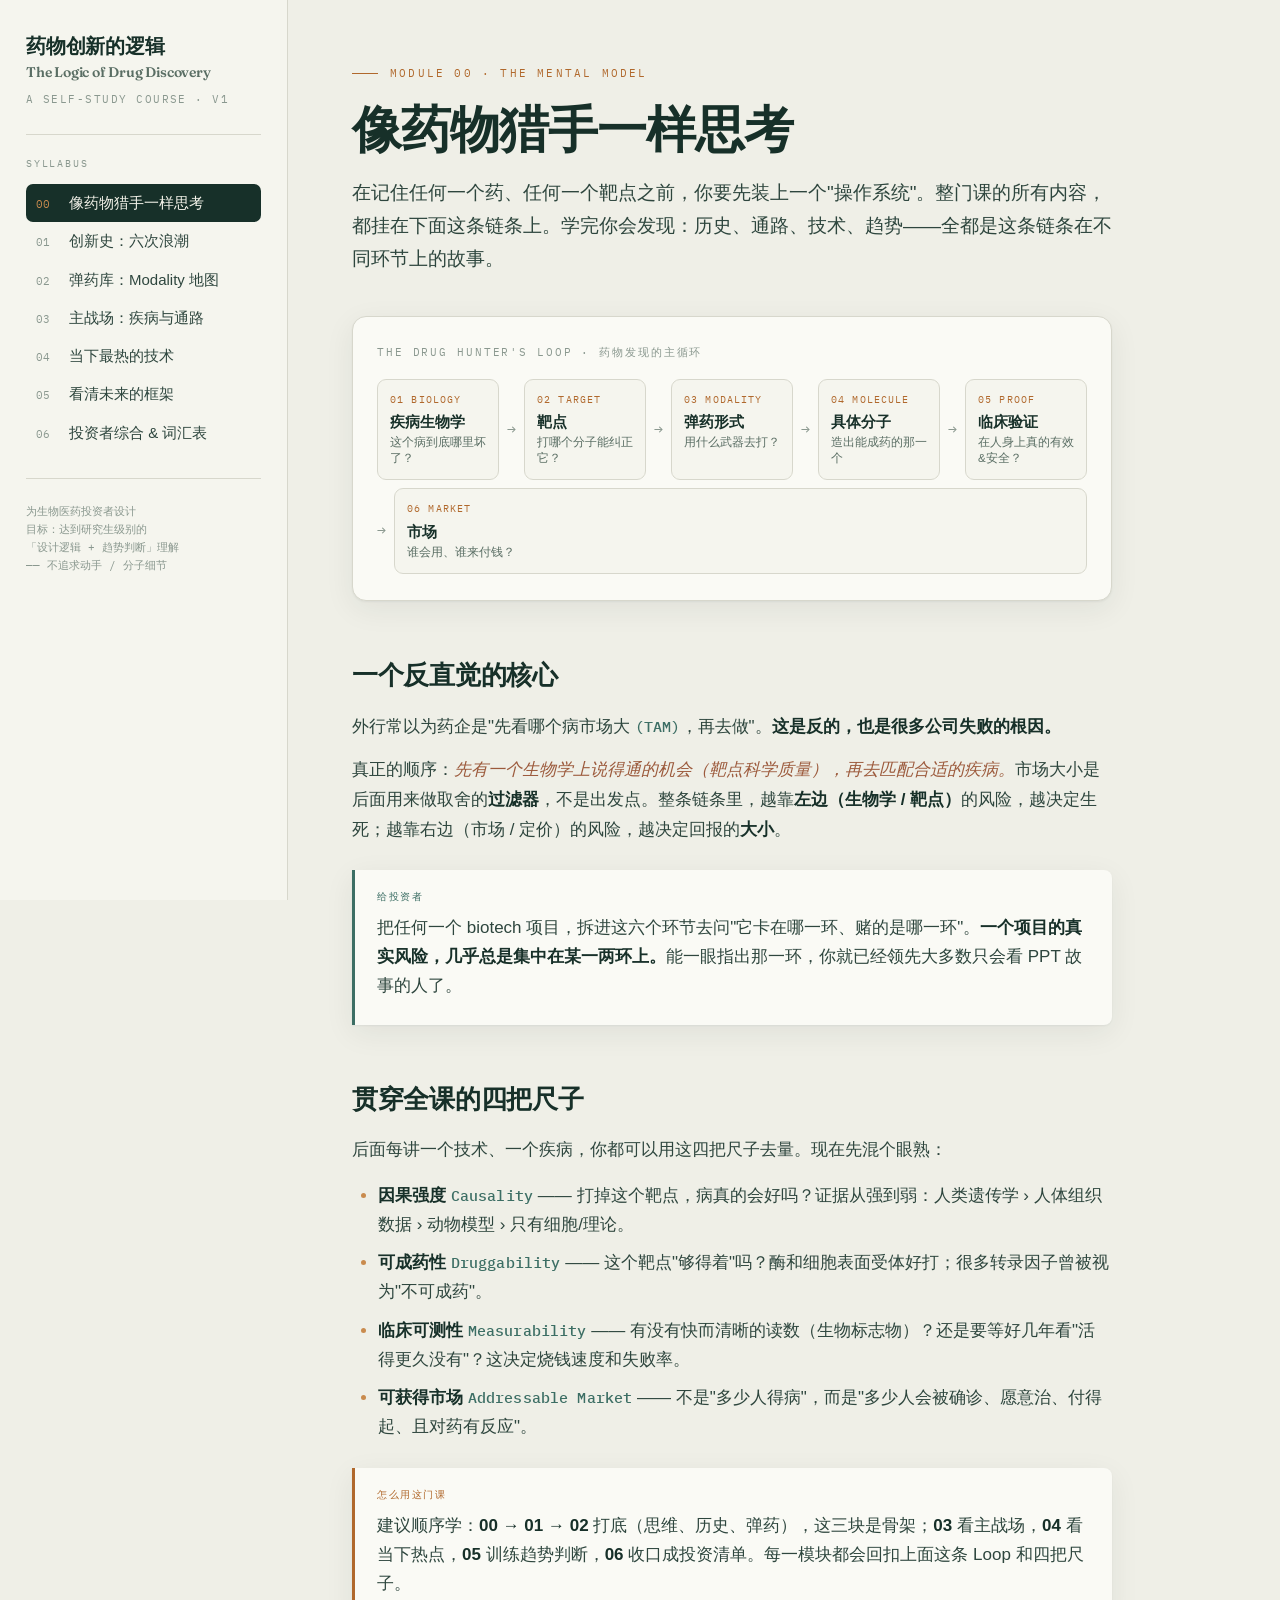
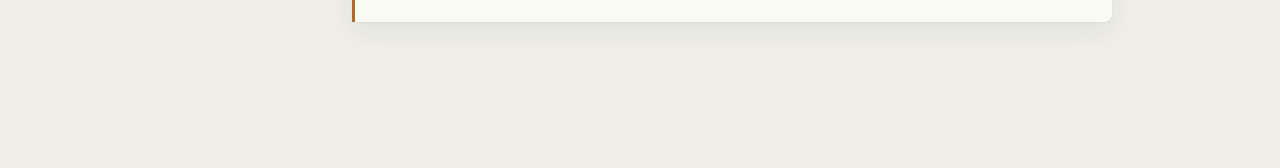
<file: pharma-curriculum.html>
<!DOCTYPE html>
<html lang="zh-Hant">
<head>
<meta charset="UTF-8">
<meta name="viewport" content="width=device-width, initial-scale=1.0">
<title>药物创新自学课程 · The Logic of Drug Discovery</title>
<link rel="preconnect" href="https://fonts.googleapis.com">
<link rel="preconnect" href="https://fonts.gstatic.com" crossorigin>
<link href="https://fonts.googleapis.com/css2?family=Fraunces:opsz,wght@9..144,400;9..144,500;9..144,600;9..144,700&family=Spectral:wght@400;500;600&family=IBM+Plex+Mono:wght@400;500;600&display=swap" rel="stylesheet">
<style>
  :root{
    --ground:#EFEFE7;
    --panel:#FAFAF5;
    --panel-2:#F5F5EE;
    --ink:#173029;
    --ink-2:#2E463E;
    --soft:#5A6E64;
    --faint:#8A988F;
    --line:#D7D7CC;
    --line-strong:#C3C3B6;
    --accent:#B0682C;
    --accent-soft:#C98B4E;
    --verdigris:#3C6E64;
    --verdigris-soft:#5E8C82;
    --clay:#9C5A3C;
    --shadow:0 1px 2px rgba(23,48,41,.05),0 8px 30px rgba(23,48,41,.07);
    --disp:'Fraunces',Georgia,'Songti SC','STSong',serif;
    --body:'Spectral','Songti SC','Source Han Serif SC','Noto Serif CJK SC',Georgia,serif;
    --mono:'IBM Plex Mono','SFMono-Regular',ui-monospace,Menlo,monospace;
    --cjk:'PingFang SC','Microsoft YaHei','Hiragino Sans GB',sans-serif;
  }
  *{box-sizing:border-box;margin:0;padding:0}
  html{scroll-behavior:smooth}
  body{
    background:var(--ground);color:var(--ink);
    font-family:var(--body);font-size:17px;line-height:1.72;
    -webkit-font-smoothing:antialiased;
    font-feature-settings:"liga" 1,"onum" 1;
  }
  ::selection{background:rgba(176,104,44,.18)}

  /* ---------- LAYOUT ---------- */
  .shell{display:grid;grid-template-columns:288px minmax(0,1fr);max-width:1320px;margin:0 auto;min-height:100vh}

  /* ---------- NAV RAIL ---------- */
  .rail{
    position:sticky;top:0;align-self:start;height:100vh;overflow-y:auto;
    border-right:1px solid var(--line);background:var(--panel-2);
    padding:34px 26px 40px;
  }
  .brand{font-family:var(--disp);font-weight:600;font-size:20px;line-height:1.15;letter-spacing:-.01em;color:var(--ink)}
  .brand .cn{font-family:var(--cjk);font-weight:600}
  .brand-sub{font-family:var(--mono);font-size:10.5px;letter-spacing:.14em;text-transform:uppercase;color:var(--faint);margin-top:9px}
  .rail-divider{height:1px;background:var(--line);margin:26px 0 20px}
  .nav-label{font-family:var(--mono);font-size:10px;letter-spacing:.18em;text-transform:uppercase;color:var(--faint);margin-bottom:12px}
  .nav-item{
    display:flex;gap:13px;align-items:baseline;width:100%;text-align:left;
    background:none;border:none;cursor:pointer;padding:9px 10px;border-radius:7px;
    color:var(--ink-2);font-family:var(--body);font-size:15px;line-height:1.35;
    transition:background .18s,color .18s;
  }
  .nav-item:hover{background:var(--panel)}
  .nav-item .num{font-family:var(--mono);font-size:11px;color:var(--faint);padding-top:2px;min-width:20px;transition:color .18s}
  .nav-item .txt{font-family:var(--cjk);font-weight:500}
  .nav-item.active{background:var(--ink);color:#F3F2E9}
  .nav-item.active .num{color:var(--accent-soft)}
  .rail-foot{margin-top:24px;font-family:var(--mono);font-size:10.5px;line-height:1.7;color:var(--faint)}

  /* ---------- MAIN ---------- */
  .main{padding:0 clamp(24px,5vw,88px)}
  .module{display:none;padding:64px 0 120px;max-width:760px;animation:rise .5s cubic-bezier(.2,.7,.2,1)}
  .module.active{display:block}
  @keyframes rise{from{opacity:0;transform:translateY(14px)}to{opacity:1;transform:none}}
  @media (prefers-reduced-motion:reduce){*{animation:none!important;scroll-behavior:auto}}

  .eyebrow{font-family:var(--mono);font-size:11px;letter-spacing:.2em;text-transform:uppercase;color:var(--accent);margin-bottom:20px;display:flex;align-items:center;gap:12px}
  .eyebrow::before{content:"";width:26px;height:1px;background:var(--accent)}
  h1{font-family:var(--disp);font-weight:600;font-size:clamp(32px,5vw,50px);line-height:1.04;letter-spacing:-.02em;margin-bottom:8px}
  h1 .cn{font-family:var(--cjk);font-weight:600}
  .lede{font-size:19px;color:var(--ink-2);margin:20px 0 8px;font-family:var(--cjk);line-height:1.75}
  h2{font-family:var(--disp);font-weight:600;font-size:26px;letter-spacing:-.01em;margin:52px 0 6px;color:var(--ink)}
  h2 .cn{font-family:var(--cjk)}
  h3{font-family:var(--cjk);font-weight:600;font-size:18.5px;margin:34px 0 4px;color:var(--ink)}
  p{margin:14px 0;font-family:var(--cjk);color:var(--ink-2)}
  p.serif{font-family:var(--body);font-size:17.5px}
  em{color:var(--clay);font-style:italic;font-family:var(--body)}
  strong{color:var(--ink);font-weight:600}
  .en{font-family:var(--mono);font-size:.86em;color:var(--verdigris);letter-spacing:.01em;font-weight:500}
  a{color:var(--accent);text-decoration:none;border-bottom:1px solid rgba(176,104,44,.35)}
  a:hover{border-color:var(--accent)}
  ul,ol{margin:16px 0 16px 4px;padding-left:22px;font-family:var(--cjk);color:var(--ink-2)}
  li{margin:9px 0}
  li::marker{color:var(--accent-soft)}

  /* callouts */
  .note{border-left:3px solid var(--accent);background:var(--panel);padding:18px 22px;margin:26px 0;border-radius:0 8px 8px 0;box-shadow:var(--shadow)}
  .note .tag{font-family:var(--mono);font-size:10px;letter-spacing:.16em;text-transform:uppercase;color:var(--accent);display:block;margin-bottom:8px}
  .note p{margin:6px 0}
  .note.investor{border-left-color:var(--verdigris)}
  .note.investor .tag{color:var(--verdigris)}

  .card{background:var(--panel);border:1px solid var(--line);border-radius:12px;padding:24px 26px;margin:24px 0;box-shadow:var(--shadow)}
  .card h3{margin-top:0}

  /* ---------- HERO LOOP (signature spine) ---------- */
  .loop{margin:40px 0 8px;padding:26px 24px;background:var(--panel);border:1px solid var(--line);border-radius:14px;box-shadow:var(--shadow)}
  .loop-title{font-family:var(--mono);font-size:10.5px;letter-spacing:.18em;text-transform:uppercase;color:var(--faint);margin-bottom:18px}
  .chain{display:flex;flex-wrap:wrap;align-items:stretch;gap:8px}
  .link{flex:1 1 120px;min-width:112px;background:var(--panel-2);border:1px solid var(--line);border-radius:9px;padding:12px 12px 13px;position:relative}
  .link .k{font-family:var(--mono);font-size:9.5px;letter-spacing:.12em;color:var(--accent);text-transform:uppercase}
  .link .v{font-family:var(--cjk);font-weight:600;font-size:14.5px;margin-top:5px;color:var(--ink);line-height:1.25}
  .link .d{font-family:var(--cjk);font-size:11.5px;color:var(--soft);margin-top:4px;line-height:1.35}
  .chain .arrow{display:flex;align-items:center;color:var(--faint);font-family:var(--mono);font-size:15px}
  @media(max-width:640px){.chain .arrow{transform:rotate(90deg)}}

  /* ---------- WAVES TIMELINE (signature #1) ---------- */
  .waves{margin:30px 0}
  .wave{display:grid;grid-template-columns:64px 1fr;gap:20px;position:relative;padding-bottom:30px}
  .wave::before{content:"";position:absolute;left:31px;top:8px;bottom:-4px;width:2px;background:var(--line-strong)}
  .wave:last-child::before{display:none}
  .wave .yr{font-family:var(--mono);font-size:11px;color:var(--faint);text-align:right;padding-top:3px;position:relative}
  .wave .dot{position:absolute;left:26px;top:6px;width:12px;height:12px;border-radius:50%;background:var(--accent);border:3px solid var(--ground);z-index:2}
  .wave .body h3{margin-top:0}
  .wave .body .prob{font-family:var(--cjk);font-size:13.5px;color:var(--soft);font-style:normal;margin-top:2px}
  .wave .body .prob b{color:var(--clay);font-weight:600}

  /* ---------- MODALITY MAP (signature #2) ---------- */
  .mapwrap{margin:30px 0 10px;background:var(--panel);border:1px solid var(--line);border-radius:14px;padding:24px;box-shadow:var(--shadow)}
  .mapwrap .cap{font-family:var(--mono);font-size:10.5px;letter-spacing:.16em;text-transform:uppercase;color:var(--faint);margin-bottom:16px}
  .plot{position:relative;width:100%;aspect-ratio:1/.82;border-left:1.5px solid var(--line-strong);border-bottom:1.5px solid var(--line-strong);background:
     linear-gradient(90deg,rgba(60,110,100,.04),transparent 55%),
     linear-gradient(0deg,rgba(176,104,44,.045),transparent 60%);}
  .axis-x{position:absolute;bottom:-30px;left:0;right:0;display:flex;justify-content:space-between;font-family:var(--mono);font-size:10.5px;color:var(--soft);letter-spacing:.04em}
  .axis-y{position:absolute;top:0;bottom:0;left:-14px;display:flex;flex-direction:column;justify-content:space-between;transform:rotate(180deg);writing-mode:vertical-rl;font-family:var(--mono);font-size:10.5px;color:var(--soft);letter-spacing:.04em}
  .pt{position:absolute;transform:translate(-50%,50%);text-align:center}
  .pt .b{width:12px;height:12px;border-radius:50%;background:var(--verdigris);margin:0 auto 4px;box-shadow:0 0 0 4px rgba(60,110,100,.14)}
  .pt.a .b{background:var(--accent);box-shadow:0 0 0 4px rgba(176,104,44,.14)}
  .pt .lab{font-family:var(--mono);font-size:10px;color:var(--ink);white-space:nowrap;font-weight:500}
  .map-legend{display:flex;gap:22px;margin-top:44px;font-family:var(--cjk);font-size:12.5px;color:var(--soft);flex-wrap:wrap}
  .map-legend span{display:flex;align-items:center;gap:7px}
  .dotv{width:9px;height:9px;border-radius:50%;background:var(--verdigris)}
  .dota{width:9px;height:9px;border-radius:50%;background:var(--accent)}

  /* comparison table */
  .tbl{width:100%;border-collapse:collapse;margin:24px 0;font-size:14px}
  .tbl th{font-family:var(--mono);font-size:10px;letter-spacing:.1em;text-transform:uppercase;color:var(--faint);text-align:left;padding:10px 12px;border-bottom:1.5px solid var(--line-strong)}
  .tbl td{font-family:var(--cjk);padding:12px;border-bottom:1px solid var(--line);color:var(--ink-2);vertical-align:top}
  .tbl td:first-child{font-weight:600;color:var(--ink)}
  .tbl tr:hover td{background:var(--panel-2)}

  /* pill */
  .pills{display:flex;flex-wrap:wrap;gap:8px;margin:16px 0}
  .pill{font-family:var(--mono);font-size:11px;padding:4px 11px;border:1px solid var(--line-strong);border-radius:20px;color:var(--verdigris);background:var(--panel)}

  /* checklist */
  .checklist{list-style:none;padding:0;margin:20px 0}
  .checklist li{padding:14px 0 14px 40px;border-bottom:1px solid var(--line);position:relative;font-family:var(--cjk)}
  .checklist li::before{content:attr(data-n);position:absolute;left:0;top:13px;width:26px;height:26px;border:1.5px solid var(--accent);border-radius:50%;color:var(--accent);font-family:var(--mono);font-size:12px;display:flex;align-items:center;justify-content:center}
  .checklist li b{color:var(--ink)}

  .footer-note{margin-top:70px;padding-top:26px;border-top:1px solid var(--line);font-family:var(--cjk);font-size:13px;color:var(--faint)}

  /* mobile */
  .menu-btn{display:none}
  @media(max-width:860px){
    .shell{grid-template-columns:1fr}
    .rail{position:fixed;z-index:50;width:300px;left:-320px;transition:left .28s cubic-bezier(.2,.7,.2,1);box-shadow:0 0 60px rgba(0,0,0,.25)}
    .rail.open{left:0}
    .menu-btn{display:flex;position:fixed;top:16px;left:16px;z-index:60;background:var(--ink);color:#F3F2E9;border:none;border-radius:9px;padding:10px 14px;font-family:var(--mono);font-size:12px;letter-spacing:.1em;cursor:pointer;box-shadow:var(--shadow)}
    .main{padding:0 22px}
    .module{padding-top:74px}
    .scrim{display:none;position:fixed;inset:0;background:rgba(23,48,41,.4);z-index:40}
    .scrim.show{display:block}
  }
</style>
</head>
<body>
<button class="menu-btn" id="menuBtn">☰ 目录</button>
<div class="scrim" id="scrim"></div>
<div class="shell">

  <!-- NAV -->
  <aside class="rail" id="rail">
    <div class="brand"><span class="cn">药物创新的逻辑</span><br><span style="font-size:14px;color:var(--soft)">The Logic of Drug Discovery</span></div>
    <div class="brand-sub">A self-study course · v1</div>
    <div class="rail-divider"></div>
    <div class="nav-label">Syllabus</div>
    <nav id="nav">
      <button class="nav-item active" data-target="m0"><span class="num">00</span><span class="txt">像药物猎手一样思考</span></button>
      <button class="nav-item" data-target="m1"><span class="num">01</span><span class="txt">创新史：六次浪潮</span></button>
      <button class="nav-item" data-target="m2"><span class="num">02</span><span class="txt">弹药库：Modality 地图</span></button>
      <button class="nav-item" data-target="m3"><span class="num">03</span><span class="txt">主战场：疾病与通路</span></button>
      <button class="nav-item" data-target="m4"><span class="num">04</span><span class="txt">当下最热的技术</span></button>
      <button class="nav-item" data-target="m5"><span class="num">05</span><span class="txt">看清未来的框架</span></button>
      <button class="nav-item" data-target="m6"><span class="num">06</span><span class="txt">投资者综合 & 词汇表</span></button>
    </nav>
    <div class="rail-divider"></div>
    <div class="rail-foot">
      为生物医药投资者设计<br>
      目标：达到研究生级别的<br>「设计逻辑 + 趋势判断」理解<br>
      —— 不追求动手 / 分子细节
    </div>
  </aside>

  <!-- MAIN -->
  <main class="main">

    <!-- ============ MODULE 0 ============ -->
    <section class="module active" id="m0">
      <div class="eyebrow">Module 00 · The Mental Model</div>
      <h1><span class="cn">像药物猎手一样思考</span></h1>
      <p class="lede">在记住任何一个药、任何一个靶点之前，你要先装上一个"操作系统"。整门课的所有内容，都挂在下面这条链条上。学完你会发现：历史、通路、技术、趋势——全都是这条链条在不同环节上的故事。</p>

      <div class="loop">
        <div class="loop-title">The Drug Hunter's Loop · 药物发现的主循环</div>
        <div class="chain">
          <div class="link"><div class="k">01 Biology</div><div class="v">疾病生物学</div><div class="d">这个病到底哪里坏了？</div></div>
          <div class="arrow">→</div>
          <div class="link"><div class="k">02 Target</div><div class="v">靶点</div><div class="d">打哪个分子能纠正它？</div></div>
          <div class="arrow">→</div>
          <div class="link"><div class="k">03 Modality</div><div class="v">弹药形式</div><div class="d">用什么武器去打？</div></div>
          <div class="arrow">→</div>
          <div class="link"><div class="k">04 Molecule</div><div class="v">具体分子</div><div class="d">造出能成药的那一个</div></div>
          <div class="arrow">→</div>
          <div class="link"><div class="k">05 Proof</div><div class="v">临床验证</div><div class="d">在人身上真的有效&安全？</div></div>
          <div class="arrow">→</div>
          <div class="link"><div class="k">06 Market</div><div class="v">市场</div><div class="d">谁会用、谁来付钱？</div></div>
        </div>
      </div>

      <h2><span class="cn">一个反直觉的核心</span></h2>
      <p>外行常以为药企是"先看哪个病市场大 <span class="en">(TAM)</span>，再去做"。<strong>这是反的，也是很多公司失败的根因。</strong></p>
      <p>真正的顺序：<em>先有一个生物学上说得通的机会（靶点科学质量），再去匹配合适的疾病。</em>市场大小是后面用来做取舍的<strong>过滤器</strong>，不是出发点。整条链条里，越靠<strong>左边（生物学 / 靶点）</strong>的风险，越决定生死；越靠右边（市场 / 定价）的风险，越决定回报的<strong>大小</strong>。</p>

      <div class="note investor">
        <span class="tag">给投资者</span>
        <p>把任何一个 biotech 项目，拆进这六个环节去问"它卡在哪一环、赌的是哪一环"。<strong>一个项目的真实风险，几乎总是集中在某一两环上。</strong>能一眼指出那一环，你就已经领先大多数只会看 PPT 故事的人了。</p>
      </div>

      <h2><span class="cn">贯穿全课的四把尺子</span></h2>
      <p>后面每讲一个技术、一个疾病，你都可以用这四把尺子去量。现在先混个眼熟：</p>
      <ul>
        <li><strong>因果强度</strong> <span class="en">Causality</span> —— 打掉这个靶点，病真的会好吗？证据从强到弱：人类遗传学 › 人体组织数据 › 动物模型 › 只有细胞/理论。</li>
        <li><strong>可成药性</strong> <span class="en">Druggability</span> —— 这个靶点"够得着"吗？酶和细胞表面受体好打；很多转录因子曾被视为"不可成药"。</li>
        <li><strong>临床可测性</strong> <span class="en">Measurability</span> —— 有没有快而清晰的读数（生物标志物）？还是要等好几年看"活得更久没有"？这决定烧钱速度和失败率。</li>
        <li><strong>可获得市场</strong> <span class="en">Addressable Market</span> —— 不是"多少人得病"，而是"多少人会被确诊、愿意治、付得起、且对药有反应"。</li>
      </ul>

      <div class="note">
        <span class="tag">怎么用这门课</span>
        <p>建议顺序学：<strong>00 → 01 → 02</strong> 打底（思维、历史、弹药），这三块是骨架；<strong>03</strong> 看主战场，<strong>04</strong> 看当下热点，<strong>05</strong> 训练趋势判断，<strong>06</strong> 收口成投资清单。每一模块都会回扣上面这条 Loop 和四把尺子。</p>
      </div>
    </section>

    <!-- ============ MODULE 1 ============ -->
    <section class="module" id="m1">
      <div class="eyebrow">Module 01 · History as Logic</div>
      <h1><span class="cn">创新史：六次浪潮</span></h1>
      <p class="lede">历史不要背年份，要看"逻辑接力"：每一波都是因为上一代解决不了某个问题，而某个新工具刚好把它破了。看懂这六波，你就懂了"为什么现在的前沿长这样"——因为它们都是被前面的墙逼出来的。</p>

      <div class="waves">
        <div class="wave"><div class="yr">~1900<br>之前</div><div class="dot"></div><div class="body">
          <h3>浪潮一 · 偶然与天然产物 <span class="en">Serendipity</span></h3>
          <p class="prob">阿司匹林（柳树皮）、洋地黄（毛地黄）、青霉素（霉菌）。<b>特点：先有药，后懂理。</b>我们在完全不懂机制的情况下，靠观察和运气找到了有效物质。这解释了为什么药理学的底色是"天然产物"。</p>
        </div></div>
        <div class="wave"><div class="yr">1950s<br>–70s</div><div class="dot"></div><div class="body">
          <h3>浪潮二 · 受体药理与理性小分子 <span class="en">Rational Small Molecules</span></h3>
          <p class="prob">James Black 用"受体"概念<b>设计</b>出 β-受体阻滞剂、H2 阻滞剂（治胃溃疡）。<b>关键转折：从"碰运气"变成"针对一个靶点去设计"</b>——"靶点导向"思维就此诞生。小分子口服药的黄金时代。</p>
        </div></div>
        <div class="wave"><div class="yr">1980s</div><div class="dot"></div><div class="body">
          <h3>浪潮三 · 生物技术与重组蛋白 <span class="en">Recombinant Proteins</span></h3>
          <p class="prob">用基因工程让细菌/细胞<b>生产人类蛋白</b>当药：重组胰岛素、EPO（升血红蛋白）、生长激素。<b>破的墙：</b>有些病是"缺一种蛋白"，小分子造不出蛋白，生物技术能。Genentech / Amgen 这一代崛起。</p>
        </div></div>
        <div class="wave"><div class="yr">1990s<br>–2000s</div><div class="dot"></div><div class="body">
          <h3>浪潮四 · 单克隆抗体革命 <span class="en">The mAb Revolution</span></h3>
          <p class="prob">抗体是"能精准识别一个目标的导弹"。Humira（抗 TNF，治自免）成为史上最畅销药；后来 PD-1/CTLA-4 免疫检查点抗体<b>改写了肿瘤治疗</b>。<b>破的墙：</b>细胞外的靶点（受体、细胞因子）用抗体打，又准又强。</p>
        </div></div>
        <div class="wave"><div class="yr">2000s<br>–10s</div><div class="dot"></div><div class="body">
          <h3>浪潮五 · 基因组学与精准靶向 <span class="en">Genomics / Targeted Tx</span></h3>
          <p class="prob">Gleevec（imatinib）证明：找到癌症的"驱动突变"（BCR-ABL），精准打它，能把绝症变慢性病。<b>核心思想："oncogene addiction"</b>——肿瘤上瘾于某个突变，掐断就崩。激酶抑制剂大爆发，"精准医疗 + 生物标志物分层"成为范式。</p>
        </div></div>
        <div class="wave"><div class="yr">2015<br>–至今</div><div class="dot"></div><div class="body">
          <h3>浪潮六 · 新模态大爆发 <span class="en">The New Modalities</span></h3>
          <p class="prob">RNA（siRNA、mRNA 疫苗）、细胞治疗（CAR-T）、基因治疗（AAV）、基因编辑（CRISPR）、蛋白降解（PROTAC）。<b>破的墙：</b>过去"不可成药"的靶点、"缺个基因"的遗传病，现在有了新武器。<b>这是你现在所处的时代——也是投资机会最密集的地方。</b></p>
        </div></div>
      </div>

      <div class="note investor">
        <span class="tag">趋势读法</span>
        <p>注意这条"接力"的方向：<strong>从细胞外 → 细胞内 → 基因层面</strong>，从"控制症状 → 改造疾病 → 一次性治愈"。每一波新工具，都在把上一波"够不着的靶点"变成"够得着"。<em>下一次机会，往往就藏在"某个老靶点 + 某种新弹药"的组合里。</em></p>
      </div>
    </section>

    <!-- ============ MODULE 2 ============ -->
    <section class="module" id="m2">
      <div class="eyebrow">Module 02 · The Arsenal</div>
      <h1><span class="cn">弹药库：Modality 地图</span></h1>
      <p class="lede">这是整门课最该内化的一张图。"Modality"（药物模态/弹药形式）决定了你能打哪种靶点、药效多久、多贵、多难造。看懂弹药与靶点的匹配关系，你就掌握了 biotech 世界的"元规则"。</p>

      <p>组织这张地图，只需要两条轴：</p>
      <ul>
        <li><strong>横轴 · 靶点在哪里？</strong> 细胞<em>外</em>（受体、细胞因子、循环蛋白）→ 抗体/蛋白最擅长；细胞<em>内</em>但有"口袋"→ 小分子；细胞内且"光滑无口袋"→ 需要降解剂或基因层面的手段。</li>
        <li><strong>纵轴 · 药效多持久？</strong> 每天吃一次的小分子 → 几周一针的抗体 → 几个月一针的 siRNA → <em>一次性、可能终身有效</em>的基因治疗。越持久，越接近"治愈"，但也越贵、越不可逆。</li>
      </ul>

      <div class="mapwrap">
        <div class="cap">Modality Map · 弹药定位象限（横=靶点位置，纵=作用持久度）</div>
        <div class="plot">
          <div class="axis-y"><span>持久 · 一次性</span><span>短效 · 每日</span></div>
          <div class="pt a" style="left:22%;bottom:14%"><div class="b"></div><div class="lab">小分子 Small mol.</div></div>
          <div class="pt a" style="left:30%;bottom:30%"><div class="b"></div><div class="lab">口服肽 Peptide</div></div>
          <div class="pt" style="left:78%;bottom:38%"><div class="b"></div><div class="lab">抗体 mAb</div></div>
          <div class="pt" style="left:84%;bottom:52%"><div class="b"></div><div class="lab">ADC / 双抗</div></div>
          <div class="pt" style="left:70%;bottom:26%"><div class="b"></div><div class="lab">重组蛋白</div></div>
          <div class="pt a" style="left:34%;bottom:64%"><div class="b"></div><div class="lab">siRNA / ASO</div></div>
          <div class="pt a" style="left:26%;bottom:80%"><div class="b"></div><div class="lab">降解剂 PROTAC</div></div>
          <div class="pt" style="left:56%;bottom:88%"><div class="b"></div><div class="lab">mRNA</div></div>
          <div class="pt a" style="left:40%;bottom:93%"><div class="b"></div><div class="lab">基因治疗/编辑</div></div>
          <div class="pt" style="left:88%;bottom:90%"><div class="b"></div><div class="lab">细胞治疗 CAR-T</div></div>
          <div class="axis-x"><span>← 细胞内 Intracellular</span><span>细胞外 Extracellular →</span></div>
        </div>
        <div class="map-legend">
          <span><span class="dota"></span> 主要打细胞内靶点</span>
          <span><span class="dotv"></span> 主要打细胞外 / 表面靶点</span>
        </div>
      </div>

      <h2><span class="cn">每种弹药，一句话记住它</span></h2>
      <table class="tbl">
        <tr><th>弹药</th><th>本质（大白话）</th><th>甜蜜点</th><th>最大软肋</th></tr>
        <tr><td>小分子<br><span class="en">Small molecule</span></td><td>能钻进细胞、塞进蛋白口袋的小化学分子</td><td>细胞内靶点、口服、便宜、可规模化</td><td>需要有"口袋"；选择性差易脱靶</td></tr>
        <tr><td>抗体<br><span class="en">mAb</span></td><td>精准识别一个目标的"生物导弹"</td><td>细胞外/表面靶点，准、强、长效</td><td>进不了细胞；要打针；贵</td></tr>
        <tr><td>ADC</td><td>抗体（导航）+ 毒素（弹头）</td><td>把化疗毒素<em>定点</em>投到癌细胞</td><td>毒素脱靶、载荷/连接子工程难</td></tr>
        <tr><td>双抗/T细胞衔接器<br><span class="en">Bispecific</span></td><td>一手抓癌细胞、一手拽免疫细胞去杀它</td><td>"现成"免疫激活，无需改造病人细胞</td><td>细胞因子风暴等安全性</td></tr>
        <tr><td>siRNA / ASO<br><span class="en">Oligo</span></td><td>在源头"关掉"某个基因的表达（少造某蛋白）</td><td>肝脏靶点、几个月一针、极长效</td><td>递送难（目前主要到肝）</td></tr>
        <tr><td>mRNA</td><td>给身体一份"图纸"，让它自己造蛋白/抗原</td><td>疫苗、快速可编程、平台化</td><td>递送（LNP）、稳定性、瞬时表达</td></tr>
        <tr><td>基因治疗<br><span class="en">AAV</span></td><td>把一个正常基因"补"进去</td><td>单基因遗传病，<em>一次性可能治愈</em></td><td>贵到天价、不可逆、免疫反应</td></tr>
        <tr><td>基因编辑<br><span class="en">CRISPR</span></td><td>直接"改写"DNA 里的错字</td><td>从根上修复致病突变</td><td>脱靶、递送、伦理与长期安全</td></tr>
        <tr><td>细胞治疗<br><span class="en">CAR-T</span></td><td>把病人自己的免疫细胞取出、改造、再输回去</td><td>血液肿瘤疗效惊人，可"活药"增殖</td><td>贵、个体化难规模化、实体瘤难</td></tr>
        <tr><td>降解剂<br><span class="en">PROTAC</span></td><td>不是抑制蛋白，而是给它贴"垃圾标签"让细胞销毁它</td><td>攻克"无口袋、不可成药"的细胞内靶点</td><td>分子大、口服性/成药性挑战</td></tr>
      </table>

      <div class="note investor">
        <span class="tag">这张图怎么变成钱</span>
        <p>投资机会经常长这样：<strong>一个"机制已被验证、但过去弹药够不着"的靶点，遇上一种"新弹药"。</strong>例如 PCSK9 这个降胆固醇靶点，先有抗体（几周一针），后有 siRNA（半年一针，inclisiran）——同一个靶点，换更持久的弹药，就是一个新的产品周期。<em>当你看到"老靶点 + 新模态"，多看两眼。</em></p>
      </div>
    </section>

    <!-- ============ MODULE 3 ============ -->
    <section class="module" id="m3">
      <div class="eyebrow">Module 03 · The Battlegrounds</div>
      <h1><span class="cn">主战场：疾病与通路</span></h1>
      <p class="lede">现在把弹药落到具体战场。每个疾病领域都有它的"主导通路"和"作战风格"。你不需要记通路里每个分子，但要记住：<strong>每个领域为什么长这样、钱和难度集中在哪。</strong></p>

      <h2><span class="cn">① 肿瘤 Oncology —— 最大、最卷、最前沿</span></h2>
      <p>底层框架是"癌症的标志 <span class="en">Hallmarks of Cancer</span>"：癌细胞获得了持续增殖、逃避凋亡、诱导血管、逃避免疫等能力。药物就是去<strong>掐断</strong>其中某个能力。三条主线：</p>
      <ul>
        <li><strong>精准靶向</strong>：找到"驱动突变"（如 EGFR、ALK、KRAS），用小分子/抗体精准打。逻辑=oncogene addiction。前提是<em>先做基因检测分层</em>。</li>
        <li><strong>免疫治疗</strong>：不直接杀癌，而是<em>松开免疫系统的刹车</em>（PD-1/PD-L1、CTLA-4 检查点抑制剂）。改写了黑色素瘤、肺癌等的预后。</li>
        <li><strong>精准投毒 & 细胞治疗</strong>：ADC（定点化疗）、CAR-T（改造免疫细胞）、放射配体（把放射性"贴"到癌细胞上，见模块04）。</li>
      </ul>
      <div class="note"><span class="tag">作战风格</span><p>肿瘤=市场巨大但极度拥挤、临床终点相对可测（肿瘤缩小/生存期）。<strong>胜负手在"差异化"和"生物标志物选对人群"</strong>——小而确定的响应人群，往往比大而模糊的更值钱。</p></div>

      <h2><span class="cn">② 免疫与炎症 Immunology</span></h2>
      <p>核心是几条"细胞因子"信号在作乱：<span class="en">TNF、IL-23、IL-17、IL-4/13</span>，以及它们下游的 <span class="en">JAK-STAT</span> 通路。打法就是<strong>中和某个细胞因子</strong>（抗体）或<strong>阻断信号</strong>（JAK 抑制剂小分子）。</p>
      <div class="note"><span class="tag">"一药多病"现象</span><p>同一条通路常在多个自免病里作乱，所以一个药能不断拓展适应症（银屑病→关节炎→肠病…），俗称 <span class="en">"pipeline in a product"</span>。这类资产的价值会随适应症扩张而滚大——投资时要看它的"适应症地图"。</p></div>

      <h2><span class="cn">③ 代谢 Metabolic —— 当下最火的超级周期</span></h2>
      <p>两个必须懂的故事：</p>
      <ul>
        <li><strong>PCSK9 = 人类遗传学的教科书案例</strong>：有人天生此基因失活，终身低胆固醇、少心血管病、还活得好好的——这几乎是"照抄人体实验答案"，所以 PCSK9 药成功率极高。<em>记住它，因为它是"因果强度"这把尺子的满分范本。</em></li>
        <li><strong>GLP-1 = 肥胖超级周期</strong>：incretin（肠促胰素）生物学，semaglutide、tirzepatide（双靶 GIP/GLP-1）不仅降糖，还大幅减重，正在向心血管、肾、睡眠呼吸暂停、甚至成瘾等外延。这是十年一遇的 TAM 级机会（见模块04）。</li>
      </ul>

      <h2><span class="cn">④ 神经 CNS —— 高风险的"坟场"</span></h2>
      <p>为什么难？三座墙：<strong>血脑屏障</strong>（药进不去）、<strong>模型差</strong>（动物脑≠人脑）、<strong>终点慢而模糊</strong>（"认知退化慢一点"要等几年、上千人、几亿美元）。阿尔茨海默的淀粉样蛋白（amyloid）假说几十年屡战屡败，近年 lecanemab / donanemab 才勉强验证部分获益，争议仍大。</p>
      <div class="note investor"><span class="tag">给投资者</span><p>CNS 的高失败率来自"临床可测性"这把尺子给了低分。新的赌注多转向<strong>有明确遗传学支撑</strong>的 CNS 病（如某些罕见神经病、亨廷顿），用它来对冲"因果不清"的风险。</p></div>

      <h2><span class="cn">⑤ 罕见/遗传病 Rare Disease —— 新模态的完美战场</span></h2>
      <p>逻辑最干净：<strong>单基因病 = 一个明确的因果 + 一个明确的靶点。</strong>正好是基因治疗、siRNA、CRISPR 大显身手的地方。虽然人少，但<em>响应确定、竞争少、定价极高</em>（罕见病单价可达百万美元级），过去十年资本大量涌入。</p>

      <table class="tbl">
        <tr><th>领域</th><th>因果强度</th><th>临床可测性</th><th>市场特征</th></tr>
        <tr><td>肿瘤</td><td>中–高（有驱动突变）</td><td>较好</td><td>巨大但极卷</td></tr>
        <tr><td>免疫炎症</td><td>中–高</td><td>好</td><td>大，一药多病</td></tr>
        <tr><td>代谢</td><td>高（如PCSK9/GLP-1）</td><td>好（血糖/体重可测）</td><td>超大 TAM</td></tr>
        <tr><td>神经CNS</td><td>常偏低</td><td>差（慢而模糊）</td><td>大但坟场</td></tr>
        <tr><td>罕见遗传病</td><td>很高（单基因）</td><td>视病而定</td><td>小而确定、高价</td></tr>
      </table>
    </section>

    <!-- ============ MODULE 4 ============ -->
    <section class="module" id="m4">
      <div class="eyebrow">Module 04 · What's Hot Now</div>
      <h1><span class="cn">当下最热的技术</span></h1>
      <p class="lede">这些是当前（2025–2026）资金与人才最密集的方向。每一个都用同一个模板讲：核心想法 → 为什么是现在 → 打开了什么 → 尚存的风险。看的时候，随时用模块00的四把尺子去量它。</p>

      <div class="card">
        <h3>1 · GLP-1 与代谢超级周期</h3>
        <p><strong>核心：</strong>肠促胰素类药物（semaglutide、双靶 tirzepatide）在减重上效果空前，并向心血管、肾病、MASH、睡眠呼吸暂停等大面积外延。<strong>为什么是现在：</strong>疗效强 + 适应症像滚雪球 + 潜在人群以亿计。<strong>前沿：</strong>口服版、三靶点、肌肉保护型、更长效。<strong>风险：</strong>供给、依从性、长期安全、支付压力。</p>
        <div class="pills"><span class="pill">最大TAM故事</span><span class="pill">incretin</span><span class="pill">oral next</span></div>
      </div>

      <div class="card">
        <h3>2 · ADC 抗体偶联药物</h3>
        <p><strong>核心：</strong>抗体做导航、细胞毒素做弹头，把化疗<em>定点</em>送进癌细胞。Enhertu（trastuzumab deruxtecan）是标杆，重新定义了 HER2 治疗。<strong>为什么是现在：</strong>连接子(linker)和载荷(payload)工程成熟，"旁观者效应"扩大杀伤。<strong>打开了：</strong>把老靶点重新武器化。<strong>风险：</strong>毒性窗口、耐药、拥挤。</p>
        <div class="pills"><span class="pill">精准投毒</span><span class="pill">linker/payload</span></div>
      </div>

      <div class="card">
        <h3>3 · 双抗 / T 细胞衔接器</h3>
        <p><strong>核心：</strong>一个分子两只手——抓住癌细胞，同时拽来 T 细胞把它杀掉（如 CD3×肿瘤抗原）。<strong>相对 CAR-T 的优势：</strong>"现货"、无需改造病人细胞、更易规模化。<strong>风险：</strong>细胞因子释放综合征等安全性管理。</p>
        <div class="pills"><span class="pill">off-the-shelf</span><span class="pill">TCE</span></div>
      </div>

      <div class="card">
        <h3>4 · 放射配体疗法 <span class="en">Radioligand / RPT</span></h3>
        <p><strong>核心：</strong>把放射性同位素"贴"到能精准找到癌细胞的分子上，实现"定点核打击"。Pluvicto（PSMA，前列腺癌）、Lutathera 打开了这个赛道。<strong>为什么热：</strong>疗效硬 + 同位素供应链成壁垒。<strong>风险：</strong>同位素供给、给药基础设施重。</p>
        <div class="pills"><span class="pill">isotope供应链</span><span class="pill">theranostics</span></div>
      </div>

      <div class="card">
        <h3>5 · 体内基因编辑 & 下一代 CRISPR</h3>
        <p><strong>核心：</strong>Casgevy（exa-cel）已成为首个获批的 CRISPR 疗法（镰状细胞/地贫）。前沿在从"体外改造再回输"走向<em>体内直接编辑</em>，以及碱基编辑/先导编辑（base/prime editing，更精准、少断裂）。<strong>打开了：</strong>从根上一次性修复遗传病。<strong>风险：</strong>递送（如何送到肝以外）、脱靶、天价。</p>
        <div class="pills"><span class="pill">in vivo editing</span><span class="pill">base/prime</span></div>
      </div>

      <div class="card">
        <h3>6 · siRNA 的成熟化</h3>
        <p><strong>核心：</strong>用 GalNAc 偶联把 siRNA 精准送到肝细胞，几个月一针"关掉"致病基因。patisiran、inclisiran（PCSK9）证明了长效 + 依从性优势。<strong>下一步：</strong>突破"只能到肝"的递送边界（送到中枢、肌肉、肿瘤）。</p>
        <div class="pills"><span class="pill">GalNAc</span><span class="pill">超长效</span></div>
      </div>

      <div class="card">
        <h3>7 · TPD 靶向蛋白降解</h3>
        <p><strong>核心：</strong>PROTAC / 分子胶不"抑制"蛋白，而是给它贴垃圾标签、让细胞把它<em>销毁</em>。<strong>为什么重要：</strong>能攻克大量"无口袋、传统不可成药"的细胞内靶点（转录因子、支架蛋白）。<strong>风险：</strong>分子大、口服成药性、选择性。</p>
        <div class="pills"><span class="pill">molecular glue</span><span class="pill">undruggable→druggable</span></div>
      </div>

      <div class="card">
        <h3>8 · AI / 计算驱动的药物发现</h3>
        <p><strong>核心：</strong>AlphaFold 把"预测蛋白结构"从难题变成常规；de novo 蛋白设计、生成式分子设计、AI 读病理/筛靶点正在铺开。<strong>务实的判断：</strong>AI 目前最实在的价值在<em>早期（靶点发现、结构、先导优化、试验设计）</em>——它压缩的是<strong>发现阶段的时间和成本</strong>，但<em>还改变不了"临床能不能成"这个最大的赌注</em>。别把 AI 当成能绕过临床风险的银弹。</p>
        <div class="pills"><span class="pill">AlphaFold</span><span class="pill">生成式设计</span><span class="pill">别神化</span></div>
      </div>

      <div class="note investor">
        <span class="tag">识别炒作 vs 真突破</span>
        <p>一个朴素的过滤器：<strong>它是压缩了"发现成本"，还是真的降低了"临床失败率"？</strong>前者有价值但容易被高估（很多公司在这），后者才是稀缺的圣杯。任何声称"AI 让药必成"的说法，都要打问号。</p>
      </div>
    </section>

    <!-- ============ MODULE 5 ============ -->
    <section class="module" id="m5">
      <div class="eyebrow">Module 05 · Reading the Future</div>
      <h1><span class="cn">看清未来的框架</span></h1>
      <p class="lede">前面给的是"知识"，这一模块给的是"元技能"——一组能让你在新技术出现时，自己判断它有多大、多快、值不值的思维工具。这是你从"学过"走向"看得懂未来"的关键。</p>

      <h2><span class="cn">框架一 · "不可成药 → 可成药"引擎</span></h2>
      <p>药物创新最持久的引擎，就是不断把"够不着的靶点"变成"够得着"。KRAS 曾被认为不可成药几十年，sotorasib 等 G12C 抑制剂证明了它可以。<strong>每当一种新弹药诞生，它就解锁了一整批过去被判死刑的靶点。</strong></p>
      <div class="note"><span class="tag">怎么用</span><p>盯住"新弹药 × 存量已知靶点"的笛卡尔积。一个成熟的新模态出现时，问：<em>它让哪一批过去做不了的靶点，突然变得可做了？</em>那批靶点里，就藏着下一波管线。</p></div>

      <h2><span class="cn">框架二 · 模态的 S 曲线</span></h2>
      <p>每种模态都会走一条成熟曲线：<strong>概念验证 → 首个获批（惊艳但粗糙）→ 平台化 / 工程化成熟 → 规模化降本</strong>。抗体、siRNA 都走完了大半；细胞治疗、基因编辑还在中段（贵、难规模化）。<em>判断一个模态处在曲线哪一段，就能判断它未来的空间与瓶颈。</em>瓶颈通常是同一个词——<strong>递送 Delivery</strong>。</p>

      <h2><span class="cn">框架三 · 价值向"平台"迁移</span></h2>
      <p>单个药是资产，能反复产药的<strong>平台/技术</strong>是复利机器。mRNA（LNP 递送 + 可编程序列）、GalNAc-siRNA、通用型细胞治疗——它们的价值不在某一个产品，而在"能不断量产新产品"。<em>看一家公司，分清它卖的是"一个药"还是"一台产药机"。</em></p>

      <h2><span class="cn">框架四 · 从"治疗"到"治愈"到"预防"</span></h2>
      <p>大方向：慢性给药（终身吃药）→ 一次性治愈（基因/细胞）→ 早筛与预防（多癌早筛、遗传风险干预）。越往后，单次价值越高、支付模式越需要重构（一次性天价药 vs 分期付款/按疗效付费）。</p>

      <h2><span class="cn">框架五 · 别忘了"非科学"的力量</span></h2>
      <p>三股会重塑格局的外部力量，投资者尤其要盯：</p>
      <ul>
        <li><strong>支付与政策</strong>：美国 IRA 让 Medicare 可以谈判药价、专利悬崖（2028 前后一大批重磅药到期）——直接改变现金流与并购动机。</li>
        <li><strong>中国 biotech 崛起</strong>：越来越多"first/best-in-class"资产从中国 license-out 给跨国药企（对外授权潮），改变了创新的地理与估值。</li>
        <li><strong>技术融合</strong>：AI + 自动化实验室（干湿闭环）+ 合成生物学，正在压缩"发现"阶段，长期或改变整个行业的成本结构。</li>
      </ul>

      <div class="note investor">
        <span class="tag">趋势判断的一页纸</span>
        <p>看到任何"新东西"，连问五题：① 它把哪批不可成药的靶点解锁了？ ② 它在 S 曲线哪一段、瓶颈是不是递送？ ③ 它是一个药还是一台产药机？ ④ 它把治疗往"治愈/预防"推了多远？ ⑤ 政策/支付/地缘会怎么放大或压制它？ —— 能答这五题，你就具备了研究生级的趋势判断力。</p>
      </div>
    </section>

    <!-- ============ MODULE 6 ============ -->
    <section class="module" id="m6">
      <div class="eyebrow">Module 06 · Synthesis</div>
      <h1><span class="cn">投资者综合 & 词汇表</span></h1>
      <p class="lede">把整门课收口成你能直接用的东西：一张拷问项目的清单、一份必备词汇、一条持续学习的路径。</p>

      <h2><span class="cn">拷问任何 biotech 项目的六问</span></h2>
      <ul class="checklist">
        <li data-n="1"><b>因果强度：</b>靶点的人类遗传学证据强吗？（预测成败的单一最强指标）</li>
        <li data-n="2"><b>机制验证：</b>这个机制被临床验证过了吗？还是拿你的钱去当第一个小白鼠？</li>
        <li data-n="3"><b>临床可测性：</b>终点是快而清晰，还是慢而模糊？（决定烧钱速度与失败率）</li>
        <li data-n="4"><b>竞争身份：</b>它是 first / best / me-too？有真差异化吗？（best-in-class 常是甜蜜点）</li>
        <li data-n="5"><b>可获得市场：</b>是"小而确定、能高价、竞争少"，还是"大而拥挤、被医保压价"？</li>
        <li data-n="6"><b>平台匹配：</b>它的弹药平台，配得上它选的靶点吗？它卖的是一个药还是一台产药机？</li>
      </ul>

      <h2><span class="cn">最小必备词汇表</span></h2>
      <table class="tbl">
        <tr><th>术语</th><th>一句话</th></tr>
        <tr><td>Target 靶点</td><td>药物直接作用的那个分子（多为蛋白）</td></tr>
        <tr><td>Modality 模态</td><td>药物的"弹药形式"（小分子/抗体/RNA/细胞…）</td></tr>
        <tr><td>Mechanism of Action (MoA)</td><td>药是"怎么起效"的机制</td></tr>
        <tr><td>Druggability</td><td>靶点"够不够得着"、能不能被药抓住</td></tr>
        <tr><td>Biomarker 生物标志物</td><td>能快速读出"药起没起效/选对没选对人"的指标</td></tr>
        <tr><td>First / Best-in-class</td><td>第一个做这机制 / 不是第一但做得最好</td></tr>
        <tr><td>Proof of Concept (PoC)</td><td>首次在人身上证明"这机制真的有用"</td></tr>
        <tr><td>Phase I / II / III</td><td>临床三阶段：安全 → 初步有效 → 大规模确证</td></tr>
        <tr><td>Oncogene addiction</td><td>肿瘤"上瘾"于某个驱动突变，掐断就崩</td></tr>
        <tr><td>Delivery 递送</td><td>把药精准送到该去的组织——新模态的永恒瓶颈</td></tr>
        <tr><td>Pipeline-in-a-product</td><td>一个药靠不断扩适应症滚出多重价值</td></tr>
      </table>

      <h2><span class="cn">怎么持续保持"研究生级"</span></h2>
      <p>这门课给你骨架，前沿要靠持续输入来更新。建议长期跟：</p>
      <ul>
        <li><strong>综述级</strong>：<span class="en">Nature Reviews Drug Discovery</span>（读它的 review 和年度获批盘点，性价比最高）。</li>
        <li><strong>行业新闻</strong>：<span class="en">Endpoints News、STAT、Fierce Biotech</span>（交易、临床读数、监管动态）。</li>
        <li><strong>一手信息</strong>：大药企的 <span class="en">R&amp;D Day</span>、ASCO/AACR/ASH 等大会摘要、FDA 获批公告。</li>
        <li><strong>方法</strong>：每遇到一个新药/新技术，强迫自己用<em>模块00的四把尺子 + 模块05的五问</em>过一遍。练二十次，判断力就成肌肉记忆。</li>
      </ul>

      <div class="note investor">
        <span class="tag">你现在的水平</span>
        <p>如果你能拿起一个陌生的 biotech，说清楚：它在 Loop 的哪一环下注、四把尺子各打几分、处在哪个模态的 S 曲线、以及它是药还是产药机——<strong>你已经具备了研究生级的"设计逻辑 + 趋势判断"理解力。</strong>剩下的只是把这套框架，在越来越多真实案例上磨快。</p>
      </div>

      <div class="footer-note">
        药物创新的逻辑 · The Logic of Drug Discovery · v1 自学课程<br>
        为生物医药投资者设计 —— 重逻辑与趋势，轻分子细节。可在 Cowork 中把任一模块扩建到教科书深度。
      </div>
    </section>

  </main>
</div>

<script>
  const nav=document.getElementById('nav');
  const items=[...document.querySelectorAll('.nav-item')];
  const mods=[...document.querySelectorAll('.module')];
  const rail=document.getElementById('rail');
  const scrim=document.getElementById('scrim');
  const menuBtn=document.getElementById('menuBtn');

  function show(id){
    items.forEach(i=>i.classList.toggle('active',i.dataset.target===id));
    mods.forEach(m=>m.classList.toggle('active',m.id===id));
    document.querySelector('.main').scrollTo?.(0,0);
    window.scrollTo({top:0,behavior:'instant' in window?'instant':'auto'});
    closeRail();
  }
  nav.addEventListener('click',e=>{
    const b=e.target.closest('.nav-item'); if(!b)return; show(b.dataset.target);
  });
  function openRail(){rail.classList.add('open');scrim.classList.add('show')}
  function closeRail(){rail.classList.remove('open');scrim.classList.remove('show')}
  menuBtn.addEventListener('click',openRail);
  scrim.addEventListener('click',closeRail);
</script>
</body>
</html>
</file>
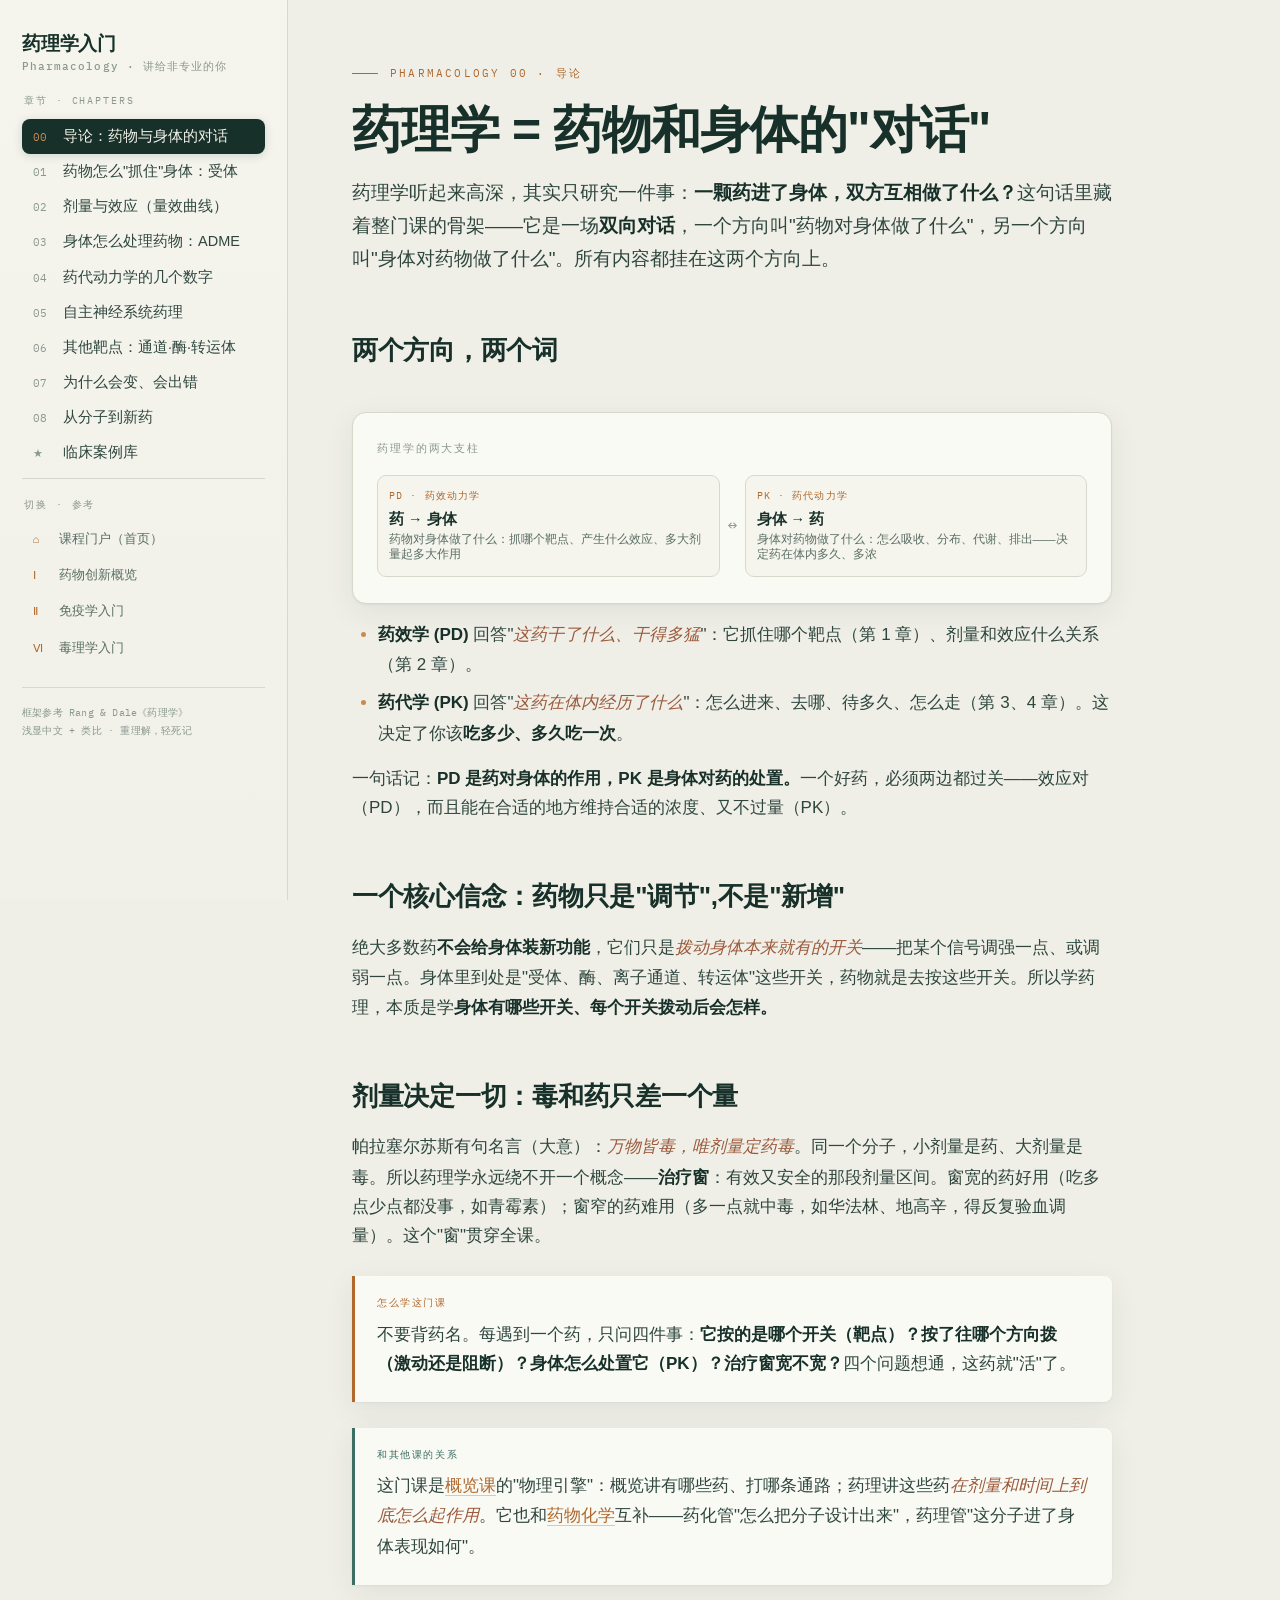
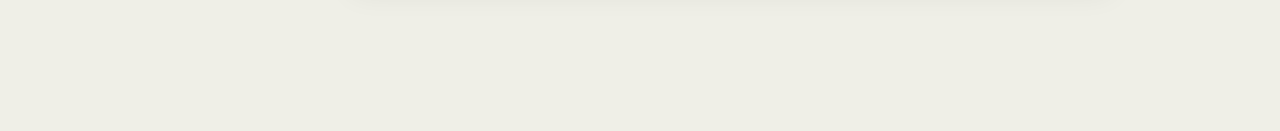
<file: pharmacology.html>
<!DOCTYPE html>
<html lang="zh-Hant">
<head>
<meta charset="UTF-8">
<meta name="viewport" content="width=device-width, initial-scale=1.0">
<title>药理学入门 · Pharmacology 101</title>
<link rel="preconnect" href="https://fonts.googleapis.com">
<link rel="preconnect" href="https://fonts.gstatic.com" crossorigin>
<link href="https://fonts.googleapis.com/css2?family=Fraunces:opsz,wght@9..144,400;9..144,500;9..144,600;9..144,700&family=Spectral:wght@400;500;600&family=IBM+Plex+Mono:wght@400;500;600&display=swap" rel="stylesheet">
<link rel="stylesheet" href="assets/styles.css">
</head>
<body>
<button class="menu-btn" id="menuBtn">☰ 目录</button>
<div class="scrim" id="scrim"></div>
<div class="shell">

  <aside class="rail" id="rail">
    <a class="brand" href="index.html"><span class="brand-cn">药理学入门</span><span class="brand-en">Pharmacology · 讲给非专业的你</span></a>
    <div class="nav-label">章节 · Chapters</div>
    <nav id="nav">
      <button class="nav-item active" data-target="ph0"><span class="num">00</span><span class="txt">导论：药物与身体的对话</span></button>
      <button class="nav-item" data-target="ph1"><span class="num">01</span><span class="txt">药物怎么"抓住"身体：受体</span></button>
      <button class="nav-item" data-target="ph2"><span class="num">02</span><span class="txt">剂量与效应（量效曲线）</span></button>
      <button class="nav-item" data-target="ph3"><span class="num">03</span><span class="txt">身体怎么处理药物：ADME</span></button>
      <button class="nav-item" data-target="ph4"><span class="num">04</span><span class="txt">药代动力学的几个数字</span></button>
      <button class="nav-item" data-target="ph5"><span class="num">05</span><span class="txt">自主神经系统药理</span></button>
      <button class="nav-item" data-target="ph6"><span class="num">06</span><span class="txt">其他靶点：通道·酶·转运体</span></button>
      <button class="nav-item" data-target="ph7"><span class="num">07</span><span class="txt">为什么会变、会出错</span></button>
      <button class="nav-item" data-target="ph8"><span class="num">08</span><span class="txt">从分子到新药</span></button>
      <button class="nav-item" data-target="phtrials"><span class="num">★</span><span class="txt">临床案例库</span></button>
    </nav>
    <div class="rail-cross">
      <div class="nav-label">切换 · 参考</div>
      <a href="index.html"><span class="num">⌂</span>课程门户（首页）</a>
      <a href="overview.html"><span class="num">Ⅰ</span>药物创新概览</a>
      <a href="immunology.html"><span class="num">Ⅱ</span>免疫学入门</a>
      <a href="toxicology.html"><span class="num">Ⅵ</span>毒理学入门</a>
    </div>
    <div class="rail-foot">框架参考 Rang &amp; Dale《药理学》<br>浅显中文 + 类比 · 重理解，轻死记</div>
  </aside>

  <main class="main">

    <!-- ph0 -->
    <section class="module active" id="ph0">
      <div class="eyebrow">Pharmacology 00 · 导论</div>
      <h1><span class="cn">药理学 = 药物和身体的"对话"</span></h1>
      <p class="lede">药理学听起来高深，其实只研究一件事：<strong>一颗药进了身体，双方互相做了什么？</strong>这句话里藏着整门课的骨架——它是一场<strong>双向对话</strong>，一个方向叫"药物对身体做了什么"，另一个方向叫"身体对药物做了什么"。所有内容都挂在这两个方向上。</p>

      <h2><span class="cn">两个方向，两个词</span></h2>
      <div class="loop">
        <div class="loop-title">药理学的两大支柱</div>
        <div class="chain">
          <div class="link"><div class="k">PD · 药效动力学</div><div class="v">药 → 身体</div><div class="d">药物对身体做了什么：抓哪个靶点、产生什么效应、多大剂量起多大作用</div></div>
          <div class="arrow">↔</div>
          <div class="link"><div class="k">PK · 药代动力学</div><div class="v">身体 → 药</div><div class="d">身体对药物做了什么：怎么吸收、分布、代谢、排出——决定药在体内多久、多浓</div></div>
        </div>
      </div>
      <ul>
        <li><strong>药效学 (PD)</strong> 回答"<em>这药干了什么、干得多猛</em>"：它抓住哪个靶点（第 1 章）、剂量和效应什么关系（第 2 章）。</li>
        <li><strong>药代学 (PK)</strong> 回答"<em>这药在体内经历了什么</em>"：怎么进来、去哪、待多久、怎么走（第 3、4 章）。这决定了你该<strong>吃多少、多久吃一次</strong>。</li>
      </ul>
      <p>一句话记：<strong>PD 是药对身体的作用，PK 是身体对药的处置。</strong>一个好药，必须两边都过关——效应对（PD），而且能在合适的地方维持合适的浓度、又不过量（PK）。</p>

      <h2><span class="cn">一个核心信念：药物只是"调节",不是"新增"</span></h2>
      <p>绝大多数药<strong>不会给身体装新功能</strong>，它们只是<em>拨动身体本来就有的开关</em>——把某个信号调强一点、或调弱一点。身体里到处是"受体、酶、离子通道、转运体"这些开关，药物就是去按这些开关。所以学药理，本质是学<strong>身体有哪些开关、每个开关拨动后会怎样。</strong></p>

      <h2><span class="cn">剂量决定一切：毒和药只差一个量</span></h2>
      <p>帕拉塞尔苏斯有句名言（大意）：<em>万物皆毒，唯剂量定药毒</em>。同一个分子，小剂量是药、大剂量是毒。所以药理学永远绕不开一个概念——<strong>治疗窗</strong>：有效又安全的那段剂量区间。窗宽的药好用（吃多点少点都没事，如青霉素）；窗窄的药难用（多一点就中毒，如华法林、地高辛，得反复验血调量）。这个"窗"贯穿全课。</p>

      <div class="note">
        <span class="tag">怎么学这门课</span>
        <p>不要背药名。每遇到一个药，只问四件事：<strong>它按的是哪个开关（靶点）？按了往哪个方向拨（激动还是阻断）？身体怎么处置它（PK）？治疗窗宽不宽？</strong>四个问题想通，这药就"活"了。</p>
      </div>
      <div class="note investor">
        <span class="tag">和其他课的关系</span>
        <p>这门课是<a href="overview.html">概览课</a>的"物理引擎"：概览讲有哪些药、打哪条通路；药理讲这些药<em>在剂量和时间上到底怎么起作用</em>。它也和<a href="medchem.html">药物化学</a>互补——药化管"怎么把分子设计出来"，药理管"这分子进了身体表现如何"。</p>
      </div>
    </section>

    <!-- ph1 -->
    <section class="module" id="ph1">
      <div class="eyebrow">Pharmacology 01 · Receptors &amp; Targets</div>
      <h1><span class="cn">药物怎么"抓住"身体：受体与靶点</span></h1>
      <p class="lede">药物不是"泼进"身体乱作用，而是像钥匙插锁一样，<strong>精确地抓住某个特定分子（靶点）</strong>。最常见的靶点是"受体"——身体的信号接收器。理解受体，就理解了大半个药效学。</p>

      <h2><span class="cn">什么是受体：身体的"信号接收器"</span></h2>
      <p><strong>受体</strong> <span class="en">(receptor)</span> 是细胞上（或细胞内）的一种蛋白，专门接收某个化学信号。身体本来的信号分子（激素、神经递质）来了，插进受体这把"锁"，就触发细胞里一连串反应。<em>药物的绝招，就是造一把能插进同一把锁的"假钥匙"</em>——要么冒充信号、要么堵住锁眼。</p>

      <h2><span class="cn">两种最基本的药：激动剂 vs 拮抗剂</span></h2>
      <div class="loop">
        <div class="loop-title">按开关的两个方向</div>
        <div class="chain">
          <div class="link"><div class="k">Agonist · 激动剂</div><div class="v">"冒充信号，打开开关"</div><div class="d">插进锁并转动它 → 产生和天然信号一样的效应（加强）</div></div>
          <div class="arrow">↔</div>
          <div class="link"><div class="k">Antagonist · 拮抗剂</div><div class="v">"堵住锁眼，挡开信号"</div><div class="d">插进锁但不转动 → 自己没效应，还占着位置不让真信号进（削弱）</div></div>
        </div>
      </div>
      <ul>
        <li><strong>激动剂</strong>：假钥匙不但插得进，还能<em>转动锁</em>——冒充天然信号，把效应打开或加强。例：吗啡激动阿片受体（止痛）、沙丁胺醇激动β受体（扩张气管，平喘）。</li>
        <li><strong>拮抗剂（阻断剂）</strong>：假钥匙插得进但<em>转不动锁</em>——它自己不产生效应，却占着锁眼，让真信号进不来。例：β 阻断剂（美托洛尔，降心率血压）、抗组胺药（挡组胺，止过敏）。</li>
      </ul>
      <p>还有"半吊子"叫<strong>部分激动剂</strong>：转得动锁，但只能转一半，效应有天花板。妙用在于——<em>信号少时它补一把（像激动剂），信号多时它反而占位降温（像拮抗剂）</em>，起"稳压"作用（如某些戒烟药、镇痛药）。</p>

      <h2><span class="cn">两个关键性能：亲和力 vs 效力</span></h2>
      <p>评价一把"假钥匙"，看两个不同维度，别混：</p>
      <table class="tbl">
        <thead><tr><th>性能</th><th>回答的问题</th><th>比喻</th></tr></thead>
        <tbody>
          <tr><td>亲和力 <span class="en">affinity</span></td><td>钥匙<strong>插得多牢</strong>？抓得紧不紧？</td><td>决定"多低浓度就能抓住受体"。激动剂拮抗剂都需要它。</td></tr>
          <tr><td>内在活性 / 效力 <span class="en">efficacy</span></td><td>插进去后<strong>能不能转动锁</strong>、转多狠？</td><td>激动剂＞0（能转），拮抗剂＝0（插得牢却转不动，这正是它当阻断剂的原因）。</td></tr>
        </tbody>
      </table>
      <p>这解释了一个常让人困惑的点：<strong>拮抗剂也可以抓得非常牢（高亲和力），只是它抓牢了却不干活、专门占位</strong>——占得越牢，挡得越死。</p>

      <h2><span class="cn">四大受体家族（有个印象即可）</span></h2>
      <p>身体的受体按"传信号的方式"分四大类，反应速度从毫秒到小时，跨越六个数量级：</p>
      <ul>
        <li><strong>离子通道型</strong>（最快，毫秒）：信号一到，通道立刻开，离子涌入——神经、肌肉的瞬间反应。例：烟碱受体。</li>
        <li><strong>G 蛋白偶联受体 GPCR</strong>（秒级，最大一类药靶）：像"门铃"，按一下触发细胞内一串接力。<em>约三分之一的药都作用在 GPCR 上。</em></li>
        <li><strong>酶联受体</strong>（分钟级）：受体本身连着一个酶，多管生长、代谢信号（如胰岛素受体）。</li>
        <li><strong>核受体</strong>（小时级，最慢）：在细胞内，直接调控基因开关——起效慢但持久。例：糖皮质激素、性激素。</li>
      </ul>

      <div class="note">
        <span class="tag">本章小结</span>
        <p>药物＝插进身体某把"锁"（受体）的假钥匙。<strong>激动剂转动锁（加强信号），拮抗剂堵住锁（削弱信号）。</strong>看一把钥匙要分开看<strong>亲和力（插得牢不牢）</strong>和<strong>效力（转不转得动锁）</strong>。下一章：把"剂量"这个轴加进来，看效应随剂量怎么变。</p>
      </div>
    </section>

    <!-- ph2 -->
    <section class="module" id="ph2">
      <div class="eyebrow">Pharmacology 02 · Dose–Response</div>
      <h1><span class="cn">剂量与效应：那条经典的 S 形曲线</span></h1>
      <p class="lede">"吃多少"和"起多大作用"之间不是直线，而是一条 <strong>S 形曲线</strong>。读懂这条曲线，你就能看懂"效价、效能、治疗窗、副作用"这些概念——它们全是曲线上的点和距离。</p>

      <h2><span class="cn">为什么是 S 形，不是直线</span></h2>
      <p>剂量很低时，受体没占几个，几乎没效应（曲线平）；剂量升到中段，每加一点药占的受体明显增多，效应<em>陡增</em>（曲线陡）；剂量再高，受体快占满了，再加药也没用（曲线又平，到达<strong>天花板</strong>）。<em>横轴常用对数刻度，所以这条"占位率"曲线画出来就是漂亮的 S 形。</em></p>

      <h2><span class="cn">两个易混词：效价 vs 效能</span></h2>
      <div class="loop">
        <div class="loop-title">Potency vs Efficacy · 别混</div>
        <div class="chain">
          <div class="link"><div class="k">效价 · Potency</div><div class="v">"多小的量就管用"</div><div class="d">曲线左右位置 · 越靠左＝越少量就起效（EC50 小）</div></div>
          <div class="arrow">≠</div>
          <div class="link"><div class="k">效能 · Efficacy</div><div class="v">"最猛能到多强"</div><div class="d">曲线的天花板高度 · 越高＝最大效应越强</div></div>
        </div>
      </div>
      <p>一个生活化对比：<strong>效价高</strong>＝"这药很浓，一小片就够"（比如需要 5mg 的 A 药，比需要 500mg 的 B 药效价高）；<strong>效能高</strong>＝"这药能达到的最强止痛效果更高"。<em>两者独立：一个药可以"很少量就起效但封顶低"，也可以"要大剂量但能顶得很高"。</em>临床上<strong>效能常常比效价更重要</strong>——你要的是"能不能把痛压到够低"，而不是"用了几毫克"。衡量效价的常用数字是 <strong>EC50</strong>（达到一半最大效应所需的浓度）。</p>

      <h2><span class="cn">治疗窗与安全边界</span></h2>
      <p>同一个药通常有两条 S 曲线：一条是<strong>疗效</strong>曲线，一条（在更高剂量）是<strong>毒性</strong>曲线。两条曲线之间的空档，就是第 0 章说的<strong>治疗窗</strong>。衡量它的经典指标叫<strong>治疗指数</strong>＝"中毒剂量 ÷ 有效剂量"。这个数越大越安全：</p>
      <ul>
        <li><strong>宽窗药</strong>（治疗指数大）：吃多点少点都安全，不用频繁监测（如多数抗生素）。</li>
        <li><strong>窄窗药</strong>（治疗指数小）：有效和中毒挨得很近，必须<em>反复验血、精调剂量</em>（华法林、地高辛、锂盐）。</li>
      </ul>

      <h2><span class="cn">拮抗剂怎么"推"这条曲线</span></h2>
      <p>第 1 章的拮抗剂，作用就是把激动剂的 S 曲线"推走"，但推法有两种：</p>
      <ul>
        <li><strong>竞争性拮抗</strong>：和激动剂抢同一个锁眼。<em>加大激动剂剂量能把它挤开</em>——曲线整体右移，但天花板不变（还能达到最大效应，只是要更多药）。多数临床阻断剂是这种，可"加量克服"。</li>
        <li><strong>非竞争性拮抗</strong>：锁被永久占住或换了机制。<em>再加激动剂也顶不回来</em>——天花板被压低。</li>
      </ul>

      <div class="note">
        <span class="tag">本章小结</span>
        <p>剂量-效应是条 <strong>S 形曲线</strong>：<strong>效价</strong>看曲线左右（多小的量起效，EC50），<strong>效能</strong>看天花板高低（最强能多强），两者独立、效能常更重要。疗效曲线和毒性曲线之间是<strong>治疗窗</strong>，窄窗药要精调。拮抗剂把曲线右移（竞争性，可加量克服）或压低天花板（非竞争性）。下一章换到 PK：药在身体里的旅程。</p>
      </div>
    </section>

    <!-- ph3 -->
    <section class="module" id="ph3">
      <div class="eyebrow">Pharmacology 03 · ADME</div>
      <h1><span class="cn">身体怎么处理药物：ADME 四步旅程</span></h1>
      <p class="lede">一颗药进了身体，要经历一段旅程才能到达战场、又被清出体外。这段旅程分四步，首字母拼成 <strong>ADME</strong>：吸收、分布、代谢、排泄。它决定了药"能不能到、到多少、待多久"——也就是你该怎么给药。</p>

      <div class="loop">
        <div class="loop-title">ADME · 药物在体内的旅程</div>
        <div class="chain">
          <div class="link"><div class="k">A · Absorption</div><div class="v">吸收</div><div class="d">从吃进去到进入血液</div></div>
          <div class="arrow">→</div>
          <div class="link"><div class="k">D · Distribution</div><div class="v">分布</div><div class="d">随血液散布到各组织</div></div>
          <div class="arrow">→</div>
          <div class="link"><div class="k">M · Metabolism</div><div class="v">代谢</div><div class="d">主要在肝脏被"拆解改装"</div></div>
          <div class="arrow">→</div>
          <div class="link"><div class="k">E · Excretion</div><div class="v">排泄</div><div class="d">主要经肾脏随尿排出</div></div>
        </div>
      </div>

      <h2><span class="cn">A · 吸收：怎么进到血里，进得了多少</span></h2>
      <p>关键概念是<strong>生物利用度</strong> <span class="en">(bioavailability)</span>——你吃下去的药，真正进入血液循环的<em>比例</em>。静脉注射是 100%（直接进血）；口服往往打折，因为要过两道关：肠壁能不能吸收，以及——</p>
      <p><strong>首过效应</strong>：口服药被肠道吸收后，<em>先经门静脉全部流过肝脏</em>，肝脏这道"海关"会先拆掉一部分，剩下的才进入全身循环。有些药首过太狠（大半被肝拆掉），口服几乎无效，只能注射或舌下含服（绕开肝脏这一关，如硝酸甘油）。<em>这就是为什么同一个药"口服要 100mg、静脉只要 10mg"。</em></p>

      <h2><span class="cn">D · 分布：药去了哪，为什么有些地方进不去</span></h2>
      <p>进了血，药随血流散到全身，但不是均匀的：</p>
      <ul>
        <li><strong>血浆蛋白结合</strong>：很多药一进血就被血浆蛋白"抓住"一部分。<em>被抓住的那部分是"仓库存货"，不起作用；只有游离的那部分才能到靶点干活。</em>这会影响起效和药物相互作用（第 7 章）。</li>
        <li><strong>屏障</strong>：最有名的是<strong>血脑屏障</strong>——大脑给自己修了道"防火墙"，只让特定分子通过。这是双刃剑：治脑病的药得<em>能穿过</em>它（很难，是中枢药研发的大坎），而不想影响大脑的药最好<em>穿不过</em>它（减少中枢副作用）。</li>
      </ul>

      <h2><span class="cn">M · 代谢：肝脏的"拆解改装车间"</span></h2>
      <p>身体想排出药物，通常得先把它<strong>改造得更"溶于水"</strong>（水溶才好随尿排走）。这主要在肝脏进行，分两阶段：<strong>一相反应</strong>（用一大家子酶——著名的 <strong>CYP450</strong>——给分子做点小改动，"打个把手"）和<strong>二相反应</strong>（在把手上挂个大的水溶性基团，让它彻底变水溶）。</p>
      <p>两个反常识但重要的点：</p>
      <ul>
        <li><strong>代谢不一定"灭活"</strong>：有的药本身没效，是被肝脏改造后才变成活性药——这叫<strong>前药</strong>（如可待因在体内变成吗啡才止痛）。药化设计常故意用前药来改善吸收（见<a href="medchem.html">药化课</a>）。</li>
        <li><strong>CYP450 是药物相互作用的大本营</strong>：如果两个药抢同一个 CYP 酶，或一个药抑制/诱导了这个酶，另一个药的代谢速度就被打乱，浓度飙高或跌低——这是第 7 章的重头戏，也是"吃这药别喝西柚汁"的原因。</li>
      </ul>

      <h2><span class="cn">E · 排泄：主要走肾</span></h2>
      <p>改造好的（水溶的）药物代谢物，主要由<strong>肾脏</strong>随尿排出（少数走胆汁→粪便）。所以<strong>肾功能不好的人，药排得慢、容易在体内蓄积中毒</strong>——临床上很多药要按肾功能减量。老年人肾功能自然下降，这也是他们更容易药物过量的原因之一。</p>

      <div class="note">
        <span class="tag">本章小结</span>
        <p>药的旅程＝<strong>吸收（进血，看生物利用度和首过效应）→ 分布（散布，受蛋白结合和血脑屏障影响）→ 代谢（肝脏 CYP450 改装，可灭活也可激活）→ 排泄（肾脏随尿排走）</strong>。这四步共同决定"血里的药浓度随时间怎么变"。下一章就把这条浓度曲线用几个数字量化，直接指导"吃多少、多久一次"。</p>
      </div>
    </section>

    <!-- ph4 -->
    <section class="module" id="ph4">
      <div class="eyebrow">Pharmacology 04 · PK Numbers</div>
      <h1><span class="cn">药代动力学的几个数字：半衰期、清除率、稳态</span></h1>
      <p class="lede">上一章讲了药在体内的旅程，这一章把旅程变成<strong>几个能算的数字</strong>——它们直接回答两个最实用的问题：<em>这药多久吃一次？要不要先来个"首剂加倍"？</em>不用记公式，理解直觉就够。</p>

      <h2><span class="cn">半衰期：药"减一半"要多久</span></h2>
      <p><strong>半衰期</strong> <span class="en">(half-life, t½)</span> ＝ 体内药量降到一半所需的时间。它是最实用的一个数，因为它直接决定<strong>给药间隔</strong>：</p>
      <ul>
        <li>半衰期短的药（几小时）→ 掉得快，得<em>一天吃好几次</em>，否则血药浓度掉出治疗窗。</li>
        <li>半衰期长的药（一两天）→ <em>一天一次甚至更少</em>就能维持。</li>
      </ul>
      <p>一个好用的经验：<strong>约 4–5 个半衰期，药基本从体内清干净</strong>（每过一个半衰期减半：50%→25%→12.5%→6%→3%，5 个之后就剩零头了）。停药后多久药才"走干净"、换药要不要洗脱期，靠的就是这条。</p>

      <h2><span class="cn">清除率：身体"清药"的速度</span></h2>
      <p><strong>清除率</strong> <span class="en">(clearance)</span> ＝ 身体（主要靠肝和肾）每单位时间能"清理干净"多少药。它决定<strong>维持剂量</strong>——你每天补进去的量，得刚好等于身体清掉的量，浓度才稳。<em>清除率下降（肝肾不好），就得减量，否则药越积越多。</em>半衰期其实是"清除率"和"分布范围"共同的结果，但日常用半衰期这个数最直观。</p>

      <h2><span class="cn">稳态：为什么药要吃几天才"到位"</span></h2>
      <p>规律吃药时，血药浓度不是一下就到位的。每次吃，浓度升一点；两次之间，身体清掉一点。<strong>一开始"进"多于"清"，浓度像上台阶一样逐次抬高；直到某个高度，"每天进的量＝每天清的量"，浓度就稳定在一条水平带里波动——这叫稳态</strong> <span class="en">(steady state)</span>。</p>
      <p>关键结论：<strong>达到稳态也需要约 4–5 个半衰期</strong>。所以很多药（抗抑郁药、某些降压药）要<em>连吃一两周才显出全部效果</em>——不是药没用，是还没到稳态。<em>这条常被患者误解为"药没效"而自行停药。</em></p>

      <h2><span class="cn">首剂加倍：等不及稳态怎么办</span></h2>
      <p>如果病情紧急（如严重感染、心律失常），等 4–5 个半衰期太慢。办法是先给一个<strong>负荷剂量</strong>（首剂加大）——<em>一次性把"水池"灌到目标水位</em>，之后再用正常的维持剂量补充损耗。这就是为什么有些药说明书写"首剂加倍"。<em>负荷剂量灌到位、维持剂量保住位，一个管"多快到"、一个管"稳多少"。</em></p>

      <div class="card">
        <h3>一个统一的比喻：往漏水的池子灌水</h3>
        <p>把身体想成一个<strong>底部漏水的水池</strong>：你倒水＝吃药，漏水＝清除。<strong>半衰期</strong>＝水位降一半要多久；<strong>清除率</strong>＝漏水速度；<strong>稳态</strong>＝倒水速度＝漏水速度时的水位；<strong>负荷剂量</strong>＝第一桶多倒点、先把水位灌够。整个 PK 的数字，都是这口池子的水位学。</p>
      </div>

      <div class="note">
        <span class="tag">本章小结</span>
        <p><strong>半衰期</strong>定给药间隔、也告诉你"约 4–5 个半衰期清干净/到稳态"；<strong>清除率</strong>定维持剂量（肝肾差要减量）；<strong>稳态</strong>解释了药为何要吃几天才全效；<strong>负荷剂量</strong>用来"抢时间"。这些就是把上一章的旅程变成能开处方的数字。下一章进入最经典的教学战场——自主神经系统，看这些原理在真实药物上怎么落地。</p>
      </div>
    </section>

    <!-- ph5 -->
    <section class="module" id="ph5">
      <div class="eyebrow">Pharmacology 05 · Autonomic Nervous System</div>
      <h1><span class="cn">自主神经系统药理：一个"油门/刹车"系统</span></h1>
      <p class="lede">自主神经系统是药理学最经典的教学战场——因为它是个干净的"油门 vs 刹车"双系统，几乎每类药都能在这里找到激动/阻断的对照。学会它，你就掌握了一大批常用药（降压、平喘、抗过敏、麻醉相关）的底层逻辑。</p>

      <h2><span class="cn">两套神经：交感（油门）vs 副交感（刹车）</span></h2>
      <div class="loop">
        <div class="loop-title">自主神经 · 一对拮抗的开关</div>
        <div class="chain">
          <div class="link"><div class="k">Sympathetic · 交感</div><div class="v">"战或逃"油门</div><div class="d">心跳加快、血压升、瞳孔放大、支气管扩张 · 递质：去甲肾上腺素</div></div>
          <div class="arrow">↔</div>
          <div class="link"><div class="k">Parasympathetic · 副交感</div><div class="v">"休息与消化"刹车</div><div class="d">心跳减慢、促消化、瞳孔收缩 · 递质：乙酰胆碱</div></div>
        </div>
      </div>
      <p>身体大多数器官同时接这两套线，一套踩油门、一套踩刹车，靠平衡来调节。<strong>关键：这两套系统各用一种化学递质当"信号"，药物就是去模仿或阻断这两种递质。</strong>——两种递质，就对应两大类药。</p>

      <h2><span class="cn">递质一：乙酰胆碱（副交感的信号）</span></h2>
      <p>乙酰胆碱 <span class="en">(ACh)</span> 是副交感（刹车）的递质。围绕它有四类药，正好是"加强 vs 削弱" × "直接 vs 间接"：</p>
      <ul>
        <li><strong>拟胆碱（加强刹车）</strong>：直接激动乙酰胆碱受体，或<em>抑制分解 ACh 的酶</em>（让 ACh 堆积，间接加强）。用途如青光眼、重症肌无力。</li>
        <li><strong>抗胆碱（松开刹车）</strong>：阻断乙酰胆碱受体。<em>阿托品</em>是代表——能加快心率、放大瞳孔、减少分泌。日常的很多副作用（口干、便秘、视物模糊、尿潴留）就是药"顺手抗了胆碱"。</li>
      </ul>
      <p><em>注意：抗胆碱和第 1 章的拮抗剂是同一个逻辑——占住锁眼不让 ACh 进。</em></p>

      <h2><span class="cn">递质二：去甲肾上腺素/肾上腺素（交感的信号）</span></h2>
      <p>交感（油门）的递质作用在<strong>肾上腺素受体</strong>上，这类受体又分几个亚型（α、β1、β2……），<em>分布在不同器官</em>，所以选择性地激动/阻断某个亚型，就能精准调某个器官。这是"受体亚型"概念最漂亮的应用：</p>
      <table class="tbl">
        <thead><tr><th>药类</th><th>动作</th><th>用途（对应哪个亚型）</th></tr></thead>
        <tbody>
          <tr><td>β2 激动剂</td><td>激动支气管上的 β2</td><td><strong>平喘</strong>（沙丁胺醇扩张气管）</td></tr>
          <tr><td>β1 阻断剂（"β 阻滞")</td><td>阻断心脏上的 β1</td><td><strong>降心率血压、护心</strong>（美托洛尔）</td></tr>
          <tr><td>α1 阻断剂</td><td>阻断血管上的 α1</td><td>降压、缓解前列腺增生排尿困难</td></tr>
          <tr><td>非选择激动剂（肾上腺素）</td><td>全都激动</td><td><strong>过敏性休克抢救</strong>（升血压、扩气管、强心）</td></tr>
        </tbody>
      </table>
      <p>这里藏着一个贯穿全药理的智慧：<strong>受体分亚型 + 药物挑亚型 = 精准。</strong>老一代药"通杀"所有亚型，副作用多；新一代药只挑一个亚型，副作用少。<em>整个新药研发史，很大一部分就是在追求"更高的亚型选择性"。</em></p>

      <div class="note">
        <span class="tag">本章小结</span>
        <p>自主神经＝<strong>交感油门（递质去甲肾上腺素→肾上腺素受体）</strong>和<strong>副交感刹车（递质乙酰胆碱→胆碱受体）</strong>两套拮抗系统。每套都有"加强（激动/抑酶）"和"削弱（阻断）"两向药。真正的精准来自<strong>挑受体亚型</strong>（β2 平喘、β1 护心）。这一章把前四章的抽象原理落到了真实药物上。下一章看受体之外的其他靶点。</p>
      </div>
    </section>

    <!-- ph6 -->
    <section class="module" id="ph6">
      <div class="eyebrow">Pharmacology 06 · Other Targets</div>
      <h1><span class="cn">受体之外：离子通道、酶、转运体</span></h1>
      <p class="lede">受体是最常见的靶点，但不是唯一。还有三类靶点撑起了另一大半常用药：<strong>离子通道、酶、转运体</strong>。它们的共同逻辑还是那句话——<em>拨动身体本来就有的开关</em>，只是开关的形态不同。</p>

      <h2><span class="cn">靶点二：离子通道 —— 控制"电"的闸门</span></h2>
      <p>神经和肌肉靠离子（钠、钾、钙）进出细胞产生"电信号"。<strong>离子通道</strong>就是控制离子进出的闸门。药物堵住或调节某个通道，就能改变电活动：</p>
      <ul>
        <li><strong>钙通道阻滞剂</strong>：堵住血管平滑肌上的钙通道→血管放松→<em>降血压</em>（氨氯地平）。</li>
        <li><strong>局部麻醉药</strong>：堵住神经的钠通道→电信号传不过去→<em>局部失去痛觉</em>（利多卡因）。</li>
        <li>很多<strong>抗癫痫药</strong>也是稳定异常放电的离子通道。</li>
      </ul>

      <h2><span class="cn">靶点三：酶 —— 抑制身体的"化学工人"</span></h2>
      <p>酶是催化化学反应的蛋白。抑制某个关键酶，就能掐断一条代谢链。这是超多重磅药的机制：</p>
      <table class="tbl">
        <thead><tr><th>抑制哪个酶</th><th>结果</th><th>代表药</th></tr></thead>
        <tbody>
          <tr><td>他汀（抑制胆固醇合成酶）</td><td>肝少造胆固醇</td><td>阿托伐他汀——降血脂</td></tr>
          <tr><td>ACE 抑制剂</td><td>少造升压物质</td><td>依那普利——降血压</td></tr>
          <tr><td>阿司匹林（抑制 COX 酶）</td><td>少造炎症/血栓信号</td><td>解热镇痛、抗血小板</td></tr>
          <tr><td>质子泵抑制剂</td><td>关掉胃酸"泵"</td><td>奥美拉唑——治胃酸/溃疡</td></tr>
        </tbody>
      </table>
      <p><em>抗生素、抗病毒药也大量是酶抑制剂——专挑细菌/病毒特有的酶下手，避免误伤人体（选择性毒性）。</em></p>

      <h2><span class="cn">靶点四：转运体 —— 拦截"搬运工"</span></h2>
      <p>转运体是把分子搬进搬出细胞的"泵"。挡住它，就能改变某物质在关键部位的浓度：</p>
      <ul>
        <li><strong>SSRI 抗抑郁药</strong>：挡住把血清素"回收"的转运体→血清素在神经间隙停留更久→<em>改善情绪</em>（氟西汀等）。</li>
        <li><strong>利尿药</strong>：挡住肾脏里重吸收钠的转运体→更多钠和水随尿排出→<em>降压、消水肿</em>。</li>
        <li><strong>SGLT2 抑制剂</strong>：挡住肾脏回收葡萄糖的转运体→糖随尿排掉→<em>降血糖</em>（近年降糖/护心的明星药）。</li>
      </ul>

      <div class="note">
        <span class="tag">四类靶点，一张总图</span>
        <p>把前几章合起来，身体的"开关"就四大类：<strong>受体</strong>（信号接收器，第 1、5 章）、<strong>离子通道</strong>（电闸门）、<strong>酶</strong>（化学工人）、<strong>转运体</strong>（搬运泵）。任何一个药，先问它按的是这四类里的哪一个、往哪拨——你就抓住了它的机制骨架。</p>
      </div>
      <div class="note investor">
        <span class="tag">接回药物创新</span>
        <p>这也是<a href="overview.html">概览课</a>说的"靶点"在药理层面的分类。<a href="antisense.html">反义/核酸药</a>之所以是新范式，正因为它跳出了这四类"蛋白靶点"——它不去按蛋白开关，而是<em>更上游地关掉"造这个蛋白的图纸"</em>。等你学到那门课会更有体会。</p>
      </div>
    </section>

    <!-- ph7 -->
    <section class="module" id="ph7">
      <div class="eyebrow">Pharmacology 07 · Variability &amp; Adverse Effects</div>
      <h1><span class="cn">为什么同一个药，人和人不一样、还会出错</span></h1>
      <p class="lede">前面讲的都是"理想情况"。真实世界里，同一颗药、同样剂量，在不同人身上效果可能差很多，还可能出问题。这一章讲三件事：<strong>个体差异、药物相互作用、不良反应</strong>——它们决定了用药的安全边界。</p>

      <h2><span class="cn">为什么因人而异</span></h2>
      <ul>
        <li><strong>基因（药物基因组学）</strong>：代谢药的 CYP450 酶（第 3 章）有基因差异。有人天生是"快代谢型"（药很快被拆掉，常规量嫌不够），有人是"慢代谢型"（药堆积，常规量就中毒）。<em>这是"精准用药"的核心——按基因型调剂量。</em></li>
        <li><strong>年龄</strong>：老人肝肾功能下降（清除慢，易蓄积）、婴幼儿代谢系统未成熟——两头都要减量、慎用。</li>
        <li><strong>肝肾功能、体重、疾病状态、怀孕</strong>：都会改变 PK/PD，需要个体化调整。</li>
      </ul>

      <h2><span class="cn">药物相互作用：一加一不等于二</span></h2>
      <p>同时吃多个药，它们可能互相干扰，分两种层面：</p>
      <ul>
        <li><strong>PK 层面（改变彼此的浓度）</strong>：最常见是抢/干扰 CYP450 酶（第 3 章）。<em>一个药"抑制"了代谢另一个药的酶，后者浓度飙升可能中毒；反之"诱导"了酶，后者被拆太快可能失效。</em>"吃某些药别喝西柚汁""某抗生素让避孕药失效"都是这个原理。</li>
        <li><strong>PD 层面（效应叠加或对冲）</strong>：两个都让人镇静的药一起吃（安眠药＋酒），效应叠加可能致命；一个升压一个降压，则互相抵消。</li>
      </ul>

      <h2><span class="cn">不良反应：从"顺手误伤"到"过敏"</span></h2>
      <p>副作用不是玄学，多数能归到机制上：</p>
      <table class="tbl">
        <thead><tr><th>类型</th><th>怎么来的</th><th>例子</th></tr></thead>
        <tbody>
          <tr><td>剂量相关（A 型）</td><td>药理作用的延伸/过头，可预测</td><td>降压药降过头→头晕；抗凝药过量→出血</td></tr>
          <tr><td>脱靶副作用</td><td>药"顺手"作用到了别的受体/组织</td><td>抗胆碱顺手引起口干便秘（第 5 章）</td></tr>
          <tr><td>过敏/特异质（B 型）</td><td>与免疫或个人体质有关，不可预测</td><td>青霉素过敏（对应<a href="immunology.html">免疫课</a>第 9 章超敏反应）</td></tr>
        </tbody>
      </table>

      <h2><span class="cn">耐受与依赖：身体会"适应"药</span></h2>
      <ul>
        <li><strong>耐受</strong>：反复用药后，同样剂量效果变弱——身体上调/下调了受体来"对抗"药物。所以要不断加量才有效（如某些止痛药、镇静药）。</li>
        <li><strong>依赖 / 戒断</strong>：身体适应了"有药的状态"，突然停药反而失衡、出现戒断症状。<em>这也是很多药不能骤停、要逐渐减量的原因。</em></li>
      </ul>

      <div class="note">
        <span class="tag">本章小结</span>
        <p>真实用药的复杂性来自三处：<strong>个体差异</strong>（基因、年龄、肝肾——所以有"精准用药"）、<strong>药物相互作用</strong>（PK 上抢 CYP 酶、PD 上效应叠加或对冲）、<strong>不良反应</strong>（剂量相关可预测 vs 过敏不可预测）。再加上身体会<strong>耐受和依赖</strong>。这些正是"治疗窗"在现实中变窄的原因。最后一章：把这些原理接回新药是怎么造出来、怎么定剂量的。</p>
      </div>
    </section>

    <!-- ph8 -->
    <section class="module" id="ph8">
      <div class="eyebrow">Pharmacology 08 · From Molecule to Medicine</div>
      <h1><span class="cn">从分子到新药：药理学如何指导研发</span></h1>
      <p class="lede">最后一章把整门课接回"造新药"。一个候选分子从实验室走到药房，每一步都在回答本课讲过的问题——它抓对靶点了吗（PD）？在体内表现如何（PK）？治疗窗够宽吗（安全）？这门课其实就是新药研发的评分表。</p>

      <h2><span class="cn">研发就是在回答本课的问题</span></h2>
      <div class="loop">
        <div class="loop-title">新药之路 · 每一步都在问一个药理问题</div>
        <div class="chain">
          <div class="link"><div class="k">靶点</div><div class="v">按哪个开关</div><div class="d">选受体/酶/通道/转运体（第1、6章）</div></div>
          <div class="arrow">→</div>
          <div class="link"><div class="k">先导分子</div><div class="v">找到假钥匙</div><div class="d">亲和力/效力够不够（第1、2章）</div></div>
          <div class="arrow">→</div>
          <div class="link"><div class="k">成药性</div><div class="v">PK 过关吗</div><div class="d">吸收/代谢/半衰期（第3、4章）</div></div>
          <div class="arrow">→</div>
          <div class="link"><div class="k">临床</div><div class="v">人身上安全有效吗</div><div class="d">治疗窗、相互作用（第2、7章）</div></div>
        </div>
      </div>

      <h2><span class="cn">"药效好"远远不够，"成药性"才是坎</span></h2>
      <p>新手常以为"找到一个抓靶点很牢的分子"就成了。实际上，无数抓得很牢的分子<strong>死在 PK 上</strong>：口服吸收不了、被肝脏一下拆光（首过太狠）、半衰期太短要一天吃十次、进不了该去的组织（如穿不过血脑屏障）、或者被某个 CYP 酶盯上导致一堆相互作用。<em>药理学第 3–7 章讲的那些"麻烦"，正是研发中淘汰候选分子的主要原因。</em>把分子改得既保住药效、又 PK 达标，是<a href="medchem.html">药物化学</a>那门课的核心任务。</p>

      <h2><span class="cn">临床试验：在人身上确定"剂量与安全"</span></h2>
      <p>动物和试管数据再好，最终要在人身上验证，分三期（对应<a href="overview.html">概览课</a>）：</p>
      <ul>
        <li><strong>I 期</strong>：少数健康人，主要看<strong>安全性和 PK</strong>——在人体内的吸收代谢是什么样、多大剂量开始出现毒性（找治疗窗上界）。</li>
        <li><strong>II 期</strong>：少量病人，找<strong>有效剂量</strong>（量效曲线，第 2 章）和初步疗效。</li>
        <li><strong>III 期</strong>：大规模病人，确证<strong>疗效和安全</strong>，也暴露罕见的不良反应和相互作用（第 7 章）。</li>
      </ul>
      <p>"剂量选择"是贯穿始终的艺术：既要爬到有效（第 2 章 S 曲线的有效段），又不能越过毒性线（治疗窗上界）——整门药理学，最后都收敛到"给这个病人、这个药，选一个又有效又安全的剂量和方案"。</p>

      <div class="note investor">
        <span class="tag">三门课打通了</span>
        <p>到这里，三门课形成一个闭环：<a href="overview.html">概览课</a>告诉你<em>市场上有哪些药、在打哪条通路</em>；<a href="medchem.html">药物化学</a>告诉你<em>这些分子怎么被设计合成出来</em>；这门<strong>药理学</strong>告诉你<em>分子进了身体后到底怎么起作用、怎么定剂量、为什么会失败</em>。下次看到一个新药新闻，你已经能从"靶点—分子—体内行为—剂量安全"四个层面把它拆开。</p>
      </div>
      <div class="note">
        <span class="tag">整门课一句话收尾</span>
        <p>药理学只研究一场对话：<strong>药对身体做了什么（PD：抓靶点、看量效）</strong>，<strong>身体对药做了什么（PK：ADME、半衰期、稳态）</strong>，中间夹着一条永恒的红线——<strong>治疗窗</strong>。把这三样记住，再多的药也能各归其位。</p>
      </div>
      <div class="footer-note">
        药理学入门 · Pharmacology 101 · 框架参考 Rang &amp; Dale《药理学》<br>
        为非专业背景设计 —— 浅显中文、重直觉。全 9 章已完成。
      </div>
    </section>

    <!-- phtrials 临床案例库 -->
    <section class="module" id="phtrials">
      <div class="eyebrow">Pharmacology ★ · Clinical Trials</div>
      <h1><span class="cn">临床案例库：奠基性的药理试验</span></h1>
      <p class="lede trials-intro">药理学的原理（靶点、量效、PK、治疗窗），最终都由一场场<strong>大型结局试验</strong>来定生死。这里挑了<strong>改写医学指南</strong>的经典试验——它们不只证明"药有效"，更示范了<em>怎么设计一个能说服人的试验</em>。每张卡片标注厂商与获批年份，并对应本课某一章原理。</p>

      <h2><span class="cn">先读懂这些指标</span></h2>
      <div class="metric-key">
        <div class="mk"><b>全因死亡</b>任何原因导致的死亡率——最硬的疗效证据</div>
        <div class="mk"><b>HR / RR</b>风险比 / 相对风险——<strong>&lt;1 即降低风险</strong>（0.70=风险降 30%）</div>
        <div class="mk"><b>MACE</b>主要不良心血管事件（心梗/卒中/心血管死亡的合集）</div>
        <div class="mk"><b>HHF</b>因心力衰竭住院</div>
        <div class="mk"><b>LDL-C</b>"坏"胆固醇水平</div>
        <div class="mk"><b>安慰剂对照</b>对照组吃"无效的糖丸"，用来排除心理/自然波动</div>
      </div>
      <div class="note">
        <span class="tag">关于数据</span>
        <p>下列为四舍五入的标志性结果，用于建立直觉；精确数值请以原始文献为准。厂商为主要开发方，获批年份为该药大致首次上市时间（部分老药为通用名，各国略有差异）。　每张卡片底部「文献」行给出 NCT 编号（可点开 ClinicalTrials.gov）与主要发表期刊，供检索溯源；编号/引用可能有笔误，请以 ClinicalTrials.gov 与原始期刊为准。</p>
      </div>

      <h2><span class="cn">酶抑制剂：他汀与阿司匹林（对应第 6 章）</span></h2>

      <div class="trial">
        <div class="tr-top">
          <div class="tr-name">4S · 北欧辛伐他汀生存研究 <span class="en2">simvastatin</span></div>
          <div class="tr-tags"><span class="tr-phase">RCT</span><span class="tr-ind">冠心病 + 高胆固醇</span><span class="tr-appr">获批 1991</span></div>
        </div>
        <div class="trow"><div class="lbl mfr">厂商</div><div class="val">默沙东 <b>Merck</b>（Zocor / 舒降之）</div></div>
        <div class="trow"><div class="lbl">设计</div><div class="val"><b>辛伐他汀（抑制胆固醇合成酶）</b> <span class="vs">vs</span> 安慰剂；随机双盲</div></div>
        <div class="trow"><div class="lbl">人群</div><div class="val">已有冠心病、胆固醇偏高的患者；N ≈ 4444</div></div>
        <div class="trow"><div class="lbl">时间</div><div class="val">约 1988–1994，中位随访 5.4 年</div></div>
                <div class="trow"><div class="lbl">文献</div><div class="val"><span class="cite">Lancet 1994, 4S 研究组（早于登记制度，无 NCT）</span></div></div>
<div class="tr-metrics">
          <div class="tr-metric"><div class="m-k">全因死亡</div><div class="m-v">↓30%</div><div class="m-d">RR ≈ 0.70</div></div>
          <div class="tr-metric"><div class="m-k">冠心病死亡</div><div class="m-v">↓42%</div><div class="m-d"></div></div>
          <div class="tr-metric"><div class="m-k">LDL-C</div><div class="m-v">↓约35%</div><div class="m-d">酶被抑制的直接结果</div></div>
        </div>
        <div class="tr-read">史上第一次证明"抑制一个酶把胆固醇降下来，真能让人少死"——第 6 章"酶抑制剂"的封神之战。它把他汀从"降指标的药"变成"救命的药"，奠定了此后全球血脂管理的基础。</div>
      </div>

      <div class="trial">
        <div class="tr-top">
          <div class="tr-name">ISIS-2 <span class="en2">aspirin · streptokinase</span></div>
          <div class="tr-tags"><span class="tr-phase">RCT · 2×2 析因</span><span class="tr-ind">急性心肌梗死</span><span class="tr-appr">阿司匹林 1899</span></div>
        </div>
        <div class="trow"><div class="lbl mfr">厂商</div><div class="val">阿司匹林已是通用药（拜耳 Bayer 首创）；试验为学术主导</div></div>
        <div class="trow"><div class="lbl">设计</div><div class="val"><b>2×2 析因设计</b>：阿司匹林（抑 COX 酶、抗血小板）× 链激酶（溶栓），四组交叉对照</div></div>
        <div class="trow"><div class="lbl">人群</div><div class="val">急性心梗发作患者；N ≈ 17187</div></div>
        <div class="trow"><div class="lbl">时间</div><div class="val">约 1985–1987</div></div>
                <div class="trow"><div class="lbl">文献</div><div class="val"><span class="cite">Lancet 1988, ISIS-2 协作组（早于登记制度，无 NCT）</span></div></div>
<div class="tr-metrics">
          <div class="tr-metric"><div class="m-k">血管性死亡</div><div class="m-v">↓约23%<small> 阿司匹林</small></div><div class="m-d">单靠一片阿司匹林</div></div>
          <div class="tr-metric"><div class="m-k">两药合用</div><div class="m-v">效果叠加</div><div class="m-d">析因设计一举验证两药</div></div>
        </div>
        <div class="tr-read">这是"<strong>试验设计</strong>"本身的经典教材：<em>2×2 析因</em>让一个试验同时回答两个问题（阿司匹林有没有用、溶栓有没有用、以及合用如何）。结果证明一片廉价阿司匹林就能救命——也示范了第 7 章"PD 层面效应叠加"的现实版。</div>
      </div>

      <div class="trial">
        <div class="tr-top">
          <div class="tr-name">UKPDS 34 <span class="en2">metformin · 二甲双胍</span></div>
          <div class="tr-tags"><span class="tr-phase">RCT</span><span class="tr-ind">超重 2 型糖尿病</span><span class="tr-appr">二甲双胍 1957</span></div>
        </div>
        <div class="trow"><div class="lbl mfr">厂商</div><div class="val">二甲双胍已是通用药（原 Glucophage）；试验为学术主导</div></div>
        <div class="trow"><div class="lbl">设计</div><div class="val"><b>二甲双胍强化控糖</b> <span class="vs">vs</span> 常规饮食控制</div></div>
        <div class="trow"><div class="lbl">人群</div><div class="val">新诊断的超重 2 型糖尿病；N ≈ 753（二甲双胍亚组）</div></div>
        <div class="trow"><div class="lbl">时间</div><div class="val">约 1977–1997，长期随访</div></div>
                <div class="trow"><div class="lbl">文献</div><div class="val"><span class="cite">Lancet 1998, UKPDS 34（早于登记制度，无 NCT）</span></div></div>
<div class="tr-metrics">
          <div class="tr-metric"><div class="m-k">全因死亡</div><div class="m-v">↓约36%</div><div class="m-d">超重人群获益尤显著</div></div>
          <div class="tr-metric"><div class="m-k">心肌梗死</div><div class="m-v">↓约39%</div><div class="m-d"></div></div>
        </div>
        <div class="tr-read">让二甲双胍坐稳"2 型糖尿病一线基石"几十年的证据：它不只降血糖，还实打实降低了死亡和心梗。一个便宜的老药，靠一场长期硬终点试验证明了自己的地位——提醒你"新≠好，证据说了算"。</div>
      </div>

      <h2><span class="cn">受体药：β 阻断、醛固酮拮抗、脑啡肽酶（对应第 5、6 章）</span></h2>

      <div class="trial">
        <div class="tr-top">
          <div class="tr-name">MERIT-HF <span class="en2">metoprolol CR/XL</span></div>
          <div class="tr-tags"><span class="tr-phase">RCT</span><span class="tr-ind">慢性心力衰竭</span><span class="tr-appr">获批 ~1992</span></div>
        </div>
        <div class="trow"><div class="lbl mfr">厂商</div><div class="val">阿斯利康 <b>AstraZeneca</b>（Toprol-XL / 倍他乐克缓释）</div></div>
        <div class="trow"><div class="lbl">设计</div><div class="val"><b>美托洛尔（β1 阻断剂）</b> <span class="vs">vs</span> 安慰剂（均在标准治疗基础上）</div></div>
        <div class="trow"><div class="lbl">人群</div><div class="val">稳定的慢性心衰患者；N ≈ 3991</div></div>
        <div class="trow"><div class="lbl">时间</div><div class="val">约 1997–1999，因效果显著提前终止</div></div>
                <div class="trow"><div class="lbl">文献</div><div class="val"><span class="cite">Lancet 1999, MERIT-HF 研究组（早于登记制度，无 NCT）</span></div></div>
<div class="tr-metrics">
          <div class="tr-metric"><div class="m-k">全因死亡</div><div class="m-v">↓34%</div><div class="m-d">HR ≈ 0.66</div></div>
          <div class="tr-metric"><div class="m-k">提前终止</div><div class="m-v">是</div><div class="m-d">获益太大，不宜再让对照组等</div></div>
        </div>
        <div class="tr-read">反直觉的经典：过去认为"β 阻滞会削弱心脏、禁用于心衰"，结果<strong>恰恰相反</strong>——阻断心脏 β1（第 5 章受体亚型）反而保护了衰竭的心。它也示范了"获益过大时提前终止试验"的伦理逻辑。</div>
      </div>

      <div class="trial">
        <div class="tr-top">
          <div class="tr-name">RALES <span class="en2">spironolactone · 螺内酯</span></div>
          <div class="tr-tags"><span class="tr-phase">RCT</span><span class="tr-ind">重度心力衰竭</span><span class="tr-appr">螺内酯 1959</span></div>
        </div>
        <div class="trow"><div class="lbl mfr">厂商</div><div class="val">螺内酯为通用老药（原 Aldactone / 安体舒通）</div></div>
        <div class="trow"><div class="lbl">设计</div><div class="val"><b>螺内酯（醛固酮受体拮抗剂，小剂量）</b> <span class="vs">vs</span> 安慰剂（均在标准治疗上）</div></div>
        <div class="trow"><div class="lbl">人群</div><div class="val">重度慢性心衰；N ≈ 1663</div></div>
        <div class="trow"><div class="lbl">时间</div><div class="val">约 1995–1998，因效果显著提前终止</div></div>
                <div class="trow"><div class="lbl">文献</div><div class="val"><span class="cite">NEJM 1999, Pitt 等（早于登记制度，无 NCT）</span></div></div>
<div class="tr-metrics">
          <div class="tr-metric"><div class="m-k">全因死亡</div><div class="m-v">↓30%</div><div class="m-d">RR ≈ 0.70</div></div>
          <div class="tr-metric"><div class="m-k">给药剂量</div><div class="m-v">小剂量</div><div class="m-d">非利尿剂量，靠阻断受体</div></div>
        </div>
        <div class="tr-read">同一个老药，<strong>换个剂量、换个用途</strong>就救了命：小剂量螺内酯不为利尿，而是阻断"醛固酮受体"这条促心脏纤维化的通路（第 5 章受体拮抗）。它示范了"剂量决定用途"——同分子，大剂量利尿、小剂量护心。</div>
      </div>

      <div class="trial">
        <div class="tr-top">
          <div class="tr-name">PARADIGM-HF <span class="en2">sacubitril/valsartan</span></div>
          <div class="tr-tags"><span class="tr-phase">Phase 3</span><span class="tr-ind">射血分数降低心衰</span><span class="tr-appr">获批 2015</span></div>
        </div>
        <div class="trow"><div class="lbl mfr">厂商</div><div class="val">诺华 <b>Novartis</b>（Entresto / 诺欣妥）</div></div>
        <div class="trow"><div class="lbl">设计</div><div class="val"><b>沙库巴曲/缬沙坦（脑啡肽酶抑制 ＋ 血管紧张素受体阻断，二合一）</b> <span class="vs">vs</span> 依那普利（旧标准 ACEI）</div></div>
        <div class="trow"><div class="lbl">人群</div><div class="val">射血分数降低的慢性心衰；N ≈ 8442</div></div>
        <div class="trow"><div class="lbl">时间</div><div class="val">约 2009–2014，因效果显著提前终止</div></div>
                <div class="trow"><div class="lbl">文献</div><div class="val"><a class="nct" href="https://clinicaltrials.gov/study/NCT01035255" target="_blank" rel="noopener">NCT01035255</a> · <span class="cite">NEJM 2014, McMurray 等</span></div></div>
<div class="tr-metrics">
          <div class="tr-metric"><div class="m-k">心血管死亡/心衰住院</div><div class="m-v">↓20%</div><div class="m-d">HR ≈ 0.80</div></div>
          <div class="tr-metric"><div class="m-k">全因死亡</div><div class="m-v">↓16%</div><div class="m-d">HR ≈ 0.84</div></div>
        </div>
        <div class="tr-read">"一个分子干两件事"的现代设计：既抑制脑啡肽酶（保护有益的利钠肽）、又阻断血管紧张素受体（第 5、6 章酶＋受体双靶）。它击败了统治心衰二十年的 ACEI，是"联合作用机制"胜过单机制的样板。</div>
      </div>

      <div class="trial">
        <div class="tr-top">
          <div class="tr-name">STEP-1 <span class="en2">semaglutide 2.4 mg</span></div>
          <div class="tr-tags"><span class="tr-phase">Phase 3</span><span class="tr-ind">肥胖（非糖尿病）</span><span class="tr-appr">获批 2021</span></div>
        </div>
        <div class="trow"><div class="lbl mfr">厂商</div><div class="val">诺和诺德 <b>Novo Nordisk</b>（Wegovy）</div></div>
        <div class="trow"><div class="lbl">设计</div><div class="val"><b>司美格鲁肽（GLP-1 受体激动剂）</b> <span class="vs">vs</span> 安慰剂 ＋ 生活方式干预</div></div>
        <div class="trow"><div class="lbl">人群</div><div class="val">超重/肥胖的非糖尿病成人；N ≈ 1961</div></div>
        <div class="trow"><div class="lbl">时间</div><div class="val">约 2018–2020，随访 68 周</div></div>
                <div class="trow"><div class="lbl">文献</div><div class="val"><a class="nct" href="https://clinicaltrials.gov/study/NCT03548935" target="_blank" rel="noopener">NCT03548935</a> · <span class="cite">NEJM 2021, Wilding 等</span></div></div>
<div class="tr-metrics">
          <div class="tr-metric"><div class="m-k">体重变化</div><div class="m-v">−14.9%<small> vs −2.4%</small></div><div class="m-d">激动剂组减重远超对照</div></div>
          <div class="tr-metric"><div class="m-k">减重 ≥10%</div><div class="m-v">≈69%<small> vs 12%</small></div><div class="m-d">达标比例</div></div>
        </div>
        <div class="tr-read">一个<strong>受体激动剂</strong>（第 1、5 章：冒充 GLP-1 信号、按下"饱腹/降糖"开关）在肥胖上做出前所未有的减重幅度。它是每周一次的长效设计——正呼应第 4 章"半衰期决定给药间隔"。这类药随后掀起了代谢病治疗的浪潮。</div>
      </div>

      <h2><span class="cn">转运体与"坏胆固醇清道夫"（对应第 2、6 章）</span></h2>

      <div class="trial">
        <div class="tr-top">
          <div class="tr-name">EMPA-REG OUTCOME <span class="en2">empagliflozin</span></div>
          <div class="tr-tags"><span class="tr-phase">Phase 3</span><span class="tr-ind">2 型糖尿病 + 心血管病</span><span class="tr-appr">获批 2014</span></div>
        </div>
        <div class="trow"><div class="lbl mfr">厂商</div><div class="val">勃林格殷格翰 <b>Boehringer</b> / 礼来（Jardiance / 欧唐静）</div></div>
        <div class="trow"><div class="lbl">设计</div><div class="val"><b>恩格列净（SGLT2 抑制剂，拦肾脏糖转运体）</b> <span class="vs">vs</span> 安慰剂（均在标准治疗上）</div></div>
        <div class="trow"><div class="lbl">人群</div><div class="val">2 型糖尿病合并已确诊心血管病；N ≈ 7020</div></div>
        <div class="trow"><div class="lbl">时间</div><div class="val">约 2010–2015</div></div>
                <div class="trow"><div class="lbl">文献</div><div class="val"><a class="nct" href="https://clinicaltrials.gov/study/NCT01131676" target="_blank" rel="noopener">NCT01131676</a> · <span class="cite">NEJM 2015, Zinman 等</span></div></div>
<div class="tr-metrics">
          <div class="tr-metric"><div class="m-k">心血管死亡</div><div class="m-v">↓38%</div><div class="m-d">最大的惊喜</div></div>
          <div class="tr-metric"><div class="m-k">全因死亡</div><div class="m-v">↓32%</div><div class="m-d"></div></div>
          <div class="tr-metric"><div class="m-k">心衰住院</div><div class="m-v">↓35%</div><div class="m-d">MACE · HR ≈ 0.86</div></div>
        </div>
        <div class="tr-read">本来只是个"让糖随尿排掉"的降糖药（第 6 章转运体），却意外发现<strong>强大的护心、护肾</strong>作用——一个靶点带来远超预期的获益。它提醒你：药物在体内的作用常常"溢出"设计初衷，这正是大型结局试验的价值。</div>
      </div>

      <div class="trial">
        <div class="tr-top">
          <div class="tr-name">FOURIER <span class="en2">evolocumab</span></div>
          <div class="tr-tags"><span class="tr-phase">Phase 3</span><span class="tr-ind">动脉粥样硬化性心血管病</span><span class="tr-appr">获批 2015</span></div>
        </div>
        <div class="trow"><div class="lbl mfr">厂商</div><div class="val">安进 <b>Amgen</b>（Repatha / 瑞百安）</div></div>
        <div class="trow"><div class="lbl">设计</div><div class="val"><b>依洛尤单抗（PCSK9 抑制剂，防"坏胆固醇回收器"被降解）</b> <span class="vs">vs</span> 安慰剂（均在他汀基础上）</div></div>
        <div class="trow"><div class="lbl">人群</div><div class="val">已有心血管病、他汀治疗中的患者；N ≈ 27564</div></div>
        <div class="trow"><div class="lbl">时间</div><div class="val">约 2013–2016</div></div>
                <div class="trow"><div class="lbl">文献</div><div class="val"><a class="nct" href="https://clinicaltrials.gov/study/NCT01764633" target="_blank" rel="noopener">NCT01764633</a> · <span class="cite">NEJM 2017, Sabatine 等</span></div></div>
<div class="tr-metrics">
          <div class="tr-metric"><div class="m-k">LDL-C 降幅</div><div class="m-v">↓约59%</div><div class="m-d">降到极低（~30 mg/dL）</div></div>
          <div class="tr-metric"><div class="m-k">主要 MACE</div><div class="m-v">↓15%</div><div class="m-d">HR ≈ 0.85</div></div>
        </div>
        <div class="tr-read">把 LDL 从"已经很低"再降到"极低"，仍能进一步减少心血管事件——这是第 2 章<strong>量效关系</strong>的延伸："坏胆固醇越低越好、没有明显下限"。它把血脂管理推进到他汀之外的新层次（注：本试验主要看 MACE，未显示显著降低总死亡）。</div>
      </div>

      <div class="note investor">
        <span class="tag">怎么读这些试验</span>
        <p>注意每张卡片的"设计"行——<strong>对照是谁、随机没有、剂量多少、终点是不是"死亡"这种硬指标</strong>，决定了结论有多可信。一个只比"化验指标"的试验，远不如一个比"少死了多少人"的试验有说服力。这套判断力，比记住具体数字更值钱。</p>
      </div>
      <div class="footer-note">
        临床案例库 · 数据为四舍五入的标志性结果，仅供建立直觉，精确数值以原始文献为准。
      </div>
    </section>

  </main>
</div>

<script>
  const nav=document.getElementById('nav');
  const items=[...document.querySelectorAll('.nav-item[data-target]')];
  const mods=[...document.querySelectorAll('.module')];
  const rail=document.getElementById('rail');
  const scrim=document.getElementById('scrim');
  const menuBtn=document.getElementById('menuBtn');
  function show(id){
    if(!mods.some(m=>m.id===id)) id='ph0';
    items.forEach(i=>i.classList.toggle('active',i.dataset.target===id));
    mods.forEach(m=>m.classList.toggle('active',m.id===id));
    window.scrollTo({top:0,behavior:'instant' in window?'instant':'auto'});
    closeRail();
  }
  window.im=function(id){history.replaceState(null,'','#'+id);show(id);return false;};
  nav.addEventListener('click',e=>{
    const b=e.target.closest('.nav-item[data-target]'); if(!b)return;
    history.replaceState(null,'','#'+b.dataset.target);
    show(b.dataset.target);
  });
  function openRail(){rail.classList.add('open');scrim.classList.add('show')}
  function closeRail(){rail.classList.remove('open');scrim.classList.remove('show')}
  menuBtn.addEventListener('click',openRail);
  scrim.addEventListener('click',closeRail);
  show((location.hash||'#ph0').slice(1));
  window.addEventListener('hashchange',()=>show((location.hash||'#ph0').slice(1)));
</script>
</body>
</html>
</file>
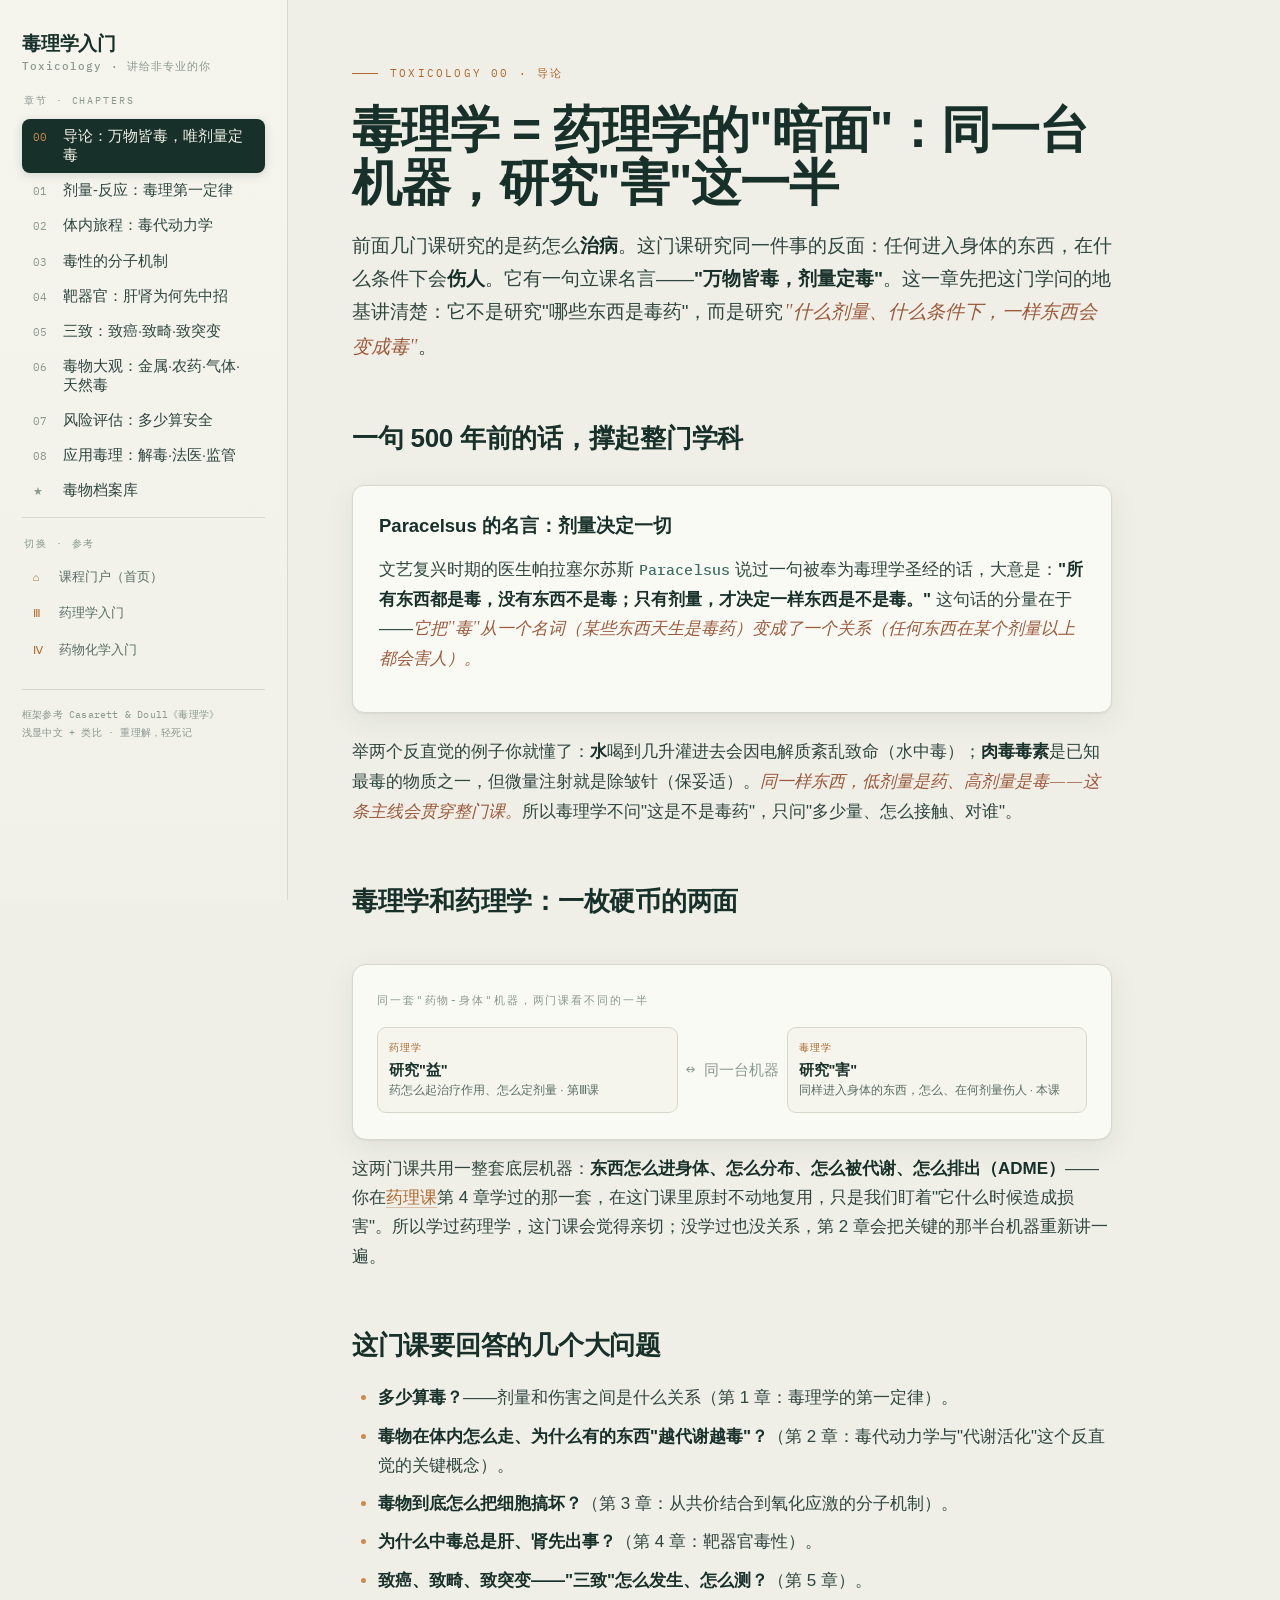
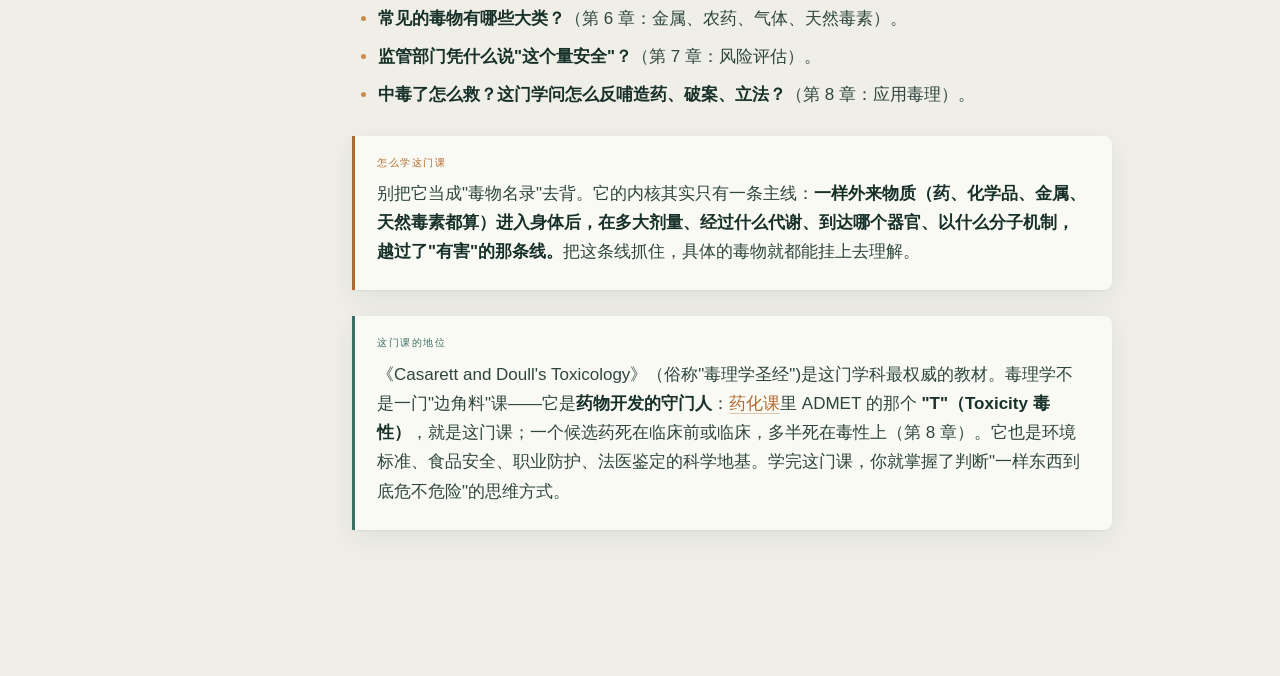
<file: toxicology.html>
<!DOCTYPE html>
<html lang="zh-Hant">
<head>
<meta charset="UTF-8">
<meta name="viewport" content="width=device-width, initial-scale=1.0">
<title>毒理学入门 · Toxicology: The Basic Science of Poisons</title>
<link rel="preconnect" href="https://fonts.googleapis.com">
<link rel="preconnect" href="https://fonts.gstatic.com" crossorigin>
<link href="https://fonts.googleapis.com/css2?family=Fraunces:opsz,wght@9..144,400;9..144,500;9..144,600;9..144,700&family=Spectral:wght@400;500;600&family=IBM+Plex+Mono:wght@400;500;600&display=swap" rel="stylesheet">
<link rel="stylesheet" href="assets/styles.css">
</head>
<body>
<button class="menu-btn" id="menuBtn">☰ 目录</button>
<div class="scrim" id="scrim"></div>
<div class="shell">

  <aside class="rail" id="rail">
    <a class="brand" href="index.html"><span class="brand-cn">毒理学入门</span><span class="brand-en">Toxicology · 讲给非专业的你</span></a>
    <div class="nav-label">章节 · Chapters</div>
    <nav id="nav">
      <button class="nav-item active" data-target="tx0"><span class="num">00</span><span class="txt">导论：万物皆毒，唯剂量定毒</span></button>
      <button class="nav-item" data-target="tx1"><span class="num">01</span><span class="txt">剂量-反应：毒理第一定律</span></button>
      <button class="nav-item" data-target="tx2"><span class="num">02</span><span class="txt">体内旅程：毒代动力学</span></button>
      <button class="nav-item" data-target="tx3"><span class="num">03</span><span class="txt">毒性的分子机制</span></button>
      <button class="nav-item" data-target="tx4"><span class="num">04</span><span class="txt">靶器官：肝肾为何先中招</span></button>
      <button class="nav-item" data-target="tx5"><span class="num">05</span><span class="txt">三致：致癌·致畸·致突变</span></button>
      <button class="nav-item" data-target="tx6"><span class="num">06</span><span class="txt">毒物大观：金属·农药·气体·天然毒</span></button>
      <button class="nav-item" data-target="tx7"><span class="num">07</span><span class="txt">风险评估：多少算安全</span></button>
      <button class="nav-item" data-target="tx8"><span class="num">08</span><span class="txt">应用毒理：解毒·法医·监管</span></button>
      <button class="nav-item" data-target="txcases"><span class="num">★</span><span class="txt">毒物档案库</span></button>
    </nav>
    <div class="rail-cross">
      <div class="nav-label">切换 · 参考</div>
      <a href="index.html"><span class="num">⌂</span>课程门户（首页）</a>
      <a href="pharmacology.html"><span class="num">Ⅲ</span>药理学入门</a>
      <a href="medchem.html"><span class="num">Ⅳ</span>药物化学入门</a>
    </div>
    <div class="rail-foot">框架参考 Casarett &amp; Doull《毒理学》<br>浅显中文 + 类比 · 重理解，轻死记</div>
  </aside>

  <main class="main">

    <!-- tx0 -->
    <section class="module active" id="tx0">
      <div class="eyebrow">Toxicology 00 · 导论</div>
      <h1><span class="cn">毒理学 = 药理学的"暗面"：同一台机器，研究"害"这一半</span></h1>
      <p class="lede">前面几门课研究的是药怎么<strong>治病</strong>。这门课研究同一件事的反面：任何进入身体的东西，在什么条件下会<strong>伤人</strong>。它有一句立课名言——<strong>"万物皆毒，剂量定毒"</strong>。这一章先把这门学问的地基讲清楚：它不是研究"哪些东西是毒药"，而是研究<em>"什么剂量、什么条件下，一样东西会变成毒"</em>。</p>

      <h2><span class="cn">一句 500 年前的话，撑起整门学科</span></h2>
      <div class="card">
        <h3>Paracelsus 的名言：剂量决定一切</h3>
        <p>文艺复兴时期的医生帕拉塞尔苏斯 <span class="en">Paracelsus</span> 说过一句被奉为毒理学圣经的话，大意是：<strong>"所有东西都是毒，没有东西不是毒；只有剂量，才决定一样东西是不是毒。"</strong> 这句话的分量在于——<em>它把"毒"从一个名词（某些东西天生是毒药）变成了一个关系（任何东西在某个剂量以上都会害人）。</em></p>
      </div>
      <p>举两个反直觉的例子你就懂了：<strong>水</strong>喝到几升灌进去会因电解质紊乱致命（水中毒）；<strong>肉毒毒素</strong>是已知最毒的物质之一，但微量注射就是除皱针（保妥适）。<em>同一样东西，低剂量是药、高剂量是毒——这条主线会贯穿整门课。</em>所以毒理学不问"这是不是毒药"，只问"多少量、怎么接触、对谁"。</p>

      <h2><span class="cn">毒理学和药理学：一枚硬币的两面</span></h2>
      <div class="loop">
        <div class="loop-title">同一套"药物-身体"机器，两门课看不同的一半</div>
        <div class="chain">
          <div class="link"><div class="k">药理学</div><div class="v">研究"益"</div><div class="d">药怎么起治疗作用、怎么定剂量 · 第Ⅲ课</div></div>
          <div class="arrow">↔ 同一台机器</div>
          <div class="link"><div class="k">毒理学</div><div class="v">研究"害"</div><div class="d">同样进入身体的东西，怎么、在何剂量伤人 · 本课</div></div>
        </div>
      </div>
      <p>这两门课共用一整套底层机器：<strong>东西怎么进身体、怎么分布、怎么被代谢、怎么排出（ADME）</strong>——你在<a href="pharmacology.html">药理课</a>第 4 章学过的那一套，在这门课里原封不动地复用，只是我们盯着"它什么时候造成损害"。所以学过药理学，这门课会觉得亲切；没学过也没关系，第 2 章会把关键的那半台机器重新讲一遍。</p>

      <h2><span class="cn">这门课要回答的几个大问题</span></h2>
      <ul>
        <li><strong>多少算毒？</strong>——剂量和伤害之间是什么关系（第 1 章：毒理学的第一定律）。</li>
        <li><strong>毒物在体内怎么走、为什么有的东西"越代谢越毒"？</strong>（第 2 章：毒代动力学与"代谢活化"这个反直觉的关键概念）。</li>
        <li><strong>毒物到底怎么把细胞搞坏？</strong>（第 3 章：从共价结合到氧化应激的分子机制）。</li>
        <li><strong>为什么中毒总是肝、肾先出事？</strong>（第 4 章：靶器官毒性）。</li>
        <li><strong>致癌、致畸、致突变——"三致"怎么发生、怎么测？</strong>（第 5 章）。</li>
        <li><strong>常见的毒物有哪些大类？</strong>（第 6 章：金属、农药、气体、天然毒素）。</li>
        <li><strong>监管部门凭什么说"这个量安全"？</strong>（第 7 章：风险评估）。</li>
        <li><strong>中毒了怎么救？这门学问怎么反哺造药、破案、立法？</strong>（第 8 章：应用毒理）。</li>
      </ul>

      <div class="note">
        <span class="tag">怎么学这门课</span>
        <p>别把它当成"毒物名录"去背。它的内核其实只有一条主线：<strong>一样外来物质（药、化学品、金属、天然毒素都算）进入身体后，在多大剂量、经过什么代谢、到达哪个器官、以什么分子机制，越过了"有害"的那条线。</strong>把这条线抓住，具体的毒物就都能挂上去理解。</p>
      </div>
      <div class="note investor">
        <span class="tag">这门课的地位</span>
        <p>《Casarett and Doull's Toxicology》（俗称"毒理学圣经")是这门学科最权威的教材。毒理学不是一门"边角料"课——它是<strong>药物开发的守门人</strong>：<a href="medchem.html">药化课</a>里 ADMET 的那个 <strong>"T"（Toxicity 毒性）</strong>，就是这门课；一个候选药死在临床前或临床，多半死在毒性上（第 8 章）。它也是环境标准、食品安全、职业防护、法医鉴定的科学地基。学完这门课，你就掌握了判断"一样东西到底危不危险"的思维方式。</p>
      </div>
    </section>

    <!-- tx1 -->
    <section class="module" id="tx1">
      <div class="eyebrow">Toxicology 01 · Dose–Response</div>
      <h1><span class="cn">剂量-反应关系：毒理学的第一定律</span></h1>
      <p class="lede">上一章那句"剂量定毒"，落到实处就是一条曲线：<strong>剂量越高，中毒的比例/程度越大。</strong>这条"剂量-反应曲线"是整门毒理学的量尺——所有的"安全""危险""致死量""容许摄入量"都从它上面读出来。这一章把这条曲线彻底讲透。</p>

      <h2><span class="cn">最核心的一张图：剂量-反应曲线</span></h2>
      <p>把不同剂量喂给一群受试对象，统计"有多少比例出现某种反应（比如死亡、肝损伤）"，画出来通常是一条 <strong>S 形曲线</strong>：低剂量几乎没反应 → 过了某个点开始快速上升 → 高剂量几乎全部出现。<em>这条曲线是毒理学一切定量结论的源头。</em></p>
      <table class="tbl">
        <thead><tr><th>曲线上的关键点</th><th>是什么</th><th>怎么用</th></tr></thead>
        <tbody>
          <tr><td><strong>阈值</strong> <span class="en">threshold</span></td><td>开始出现有害反应的最低剂量；<em>低于它，身体扛得住</em></td><td>大多数"一般毒性"被认为有阈值——这是"安全剂量"存在的前提</td></tr>
          <tr><td><strong>NOAEL</strong>（未观察到有害作用剂量）</td><td>实验里"还看不到伤害"的最高剂量</td><td>制定安全标准的起点（第 7 章）</td></tr>
          <tr><td><strong>LD50 / EC50</strong></td><td>让<strong>一半</strong>受试对象死亡（LD50）或出现效应的剂量</td><td>衡量急性毒性强弱的标准标尺——数越小越毒</td></tr>
        </tbody>
      </table>

      <h2><span class="cn">LD50：衡量"多毒"的通用标尺</span></h2>
      <div class="card">
        <h3>为什么用"半数致死量"当尺子</h3>
        <p><strong>LD50</strong>（半数致死量，<span class="en">median lethal dose</span>）＝让一半试验动物死亡的剂量，通常按"每公斤体重多少毫克"表示。为什么取"一半"这个点？因为曲线在中点最陡、最稳定，误差最小，<em>是最可靠的比较点。</em>LD50 越小＝越毒：食盐 LD50 约 3000 mg/kg（很大，很安全），而肉毒毒素小到以"纳克"计（极毒）——同一把尺子上一比，毒性强弱一目了然。</p>
      </div>
      <p>要记住 LD50 只衡量<strong>急性致死</strong>这一种毒性。一个东西可能急性 LD50 很大（不容易毒死），却是强致癌物（长期低剂量才要命）。所以"毒性"从来不是一个数，而是"什么剂量、多久、什么终点"三件事一起说。</p>

      <h2><span class="cn">接回药理学：治疗指数就是两条曲线的距离</span></h2>
      <p>一个药既有"疗效曲线"（多少量能治病）又有"毒性曲线"（多少量会中毒）。这两条曲线离得越远，药越安全——这个"距离"就是<a href="pharmacology.html">药理课</a>第 6 章讲的<strong>治疗指数</strong> <span class="en">therapeutic index</span>。</p>
      <div class="loop">
        <div class="loop-title">安全窗 = 疗效曲线与毒性曲线之间的距离</div>
        <div class="chain">
          <div class="link"><div class="k">疗效剂量</div><div class="v">ED50</div><div class="d">一半人见效的剂量</div></div>
          <div class="arrow">← 安全窗 →</div>
          <div class="link"><div class="k">中毒剂量</div><div class="v">TD50 / LD50</div><div class="d">一半人中毒/致死的剂量</div></div>
        </div>
      </div>
      <p>华法林、地高辛、化疗药这些"治疗窗窄"的药，正是两条曲线贴得太近——<em>治病量和中毒量只差一点点</em>，所以要反复验血调剂量。这解释了为什么有些药必须精细监测：不是它"更毒"，而是它的两条曲线离得太近。</p>

      <h2><span class="cn">几个必须分清的概念</span></h2>
      <ul>
        <li><strong>急性 vs 慢性毒性</strong>：一次大剂量（喝农药）vs 长期小剂量累积（铅、香烟、某些致癌物）。两者的曲线、机制、评估方式都不同。</li>
        <li><strong>局部 vs 全身</strong>：只伤接触部位（强酸灼伤皮肤）vs 吸收后伤远处器官（氰化物随血伤全身）。</li>
        <li><strong>可逆 vs 不可逆</strong>：停止接触能恢复（多数肝损伤）vs 造成永久损害（神经元死亡、致癌突变）。</li>
        <li><strong>个体差异</strong>：同样剂量，不同人反应差很大——基因（代谢酶快慢，接第 2 章）、年龄、性别、已有疾病都会移动那条曲线。所以"安全剂量"永远要为最敏感的人群留余量（第 7 章的安全系数）。</li>
      </ul>

      <div class="note">
        <span class="tag">一个反直觉的现象：毒物兴奋效应</span>
        <p>有些物质在<strong>极低剂量</strong>下反而对身体有轻微好处或刺激（叫<strong>毒物兴奋效应</strong> <span class="en">hormesis</span>，曲线呈 J 形或 U 形），高剂量才转为有害。这提醒我们：剂量-反应不总是简单的"越多越坏"。不过在制定安全标准时，出于谨慎通常仍按"有害"这一段来管理。</p>
      </div>
      <div class="note investor">
        <span class="tag">本章小结</span>
        <p>毒理学的第一定律就是一条 <strong>S 形剂量-反应曲线</strong>，上面几个点撑起整门学科：<strong>阈值</strong>（安全剂量存在的前提）、<strong>NOAEL</strong>（定标准的起点）、<strong>LD50</strong>（比较毒性强弱的通用尺）。药安不安全，看疗效曲线和毒性曲线离多远（治疗指数）。还要分清急/慢、局部/全身、可逆/不可逆和个体差异。下一章：毒物进身体后到底怎么走。</p>
      </div>
    </section>

    <!-- tx2 -->
    <section class="module" id="tx2">
      <div class="eyebrow">Toxicology 02 · Toxicokinetics</div>
      <h1><span class="cn">毒物的体内旅程：毒代动力学（和一个反直觉的关键词）</span></h1>
      <p class="lede">同样一克某物质，是没事还是要命，很大程度取决于它<strong>进得来多少、跑到哪、变成了什么、多久排掉</strong>。这套"体内旅程"就是<a href="pharmacology.html">药理课</a>的 ADME，用在毒物身上叫<strong>毒代动力学</strong> <span class="en">toxicokinetics</span>。这一章的重头戏，是一个让很多人吃惊的概念——<strong>有些毒物本身无毒，是身体自己把它"激活"成毒的。</strong></p>

      <h2><span class="cn">第一步 · 吸收：从哪进来，差别巨大</span></h2>
      <p>同一种物质，走不同的门进身体，毒性天差地别。这就是为什么"接触途径"是毒理学永远要先问的问题：</p>
      <table class="tbl">
        <thead><tr><th>途径</th><th>特点</th><th>典型场景</th></tr></thead>
        <tbody>
          <tr><td><strong>口服</strong>（消化道）</td><td>先经肝"首过"处理，很多毒物在这里被拦截或激活</td><td>误服、食物污染、重金属</td></tr>
          <tr><td><strong>吸入</strong>（肺）</td><td>肺表面积巨大、直接入血、绕开肝首过——起效最快</td><td>气体（CO）、粉尘、有机溶剂、烟</td></tr>
          <tr><td><strong>皮肤</strong>（经皮）</td><td>脂溶性物质能穿过；面积大时也很危险</td><td>农药、有机溶剂、神经毒剂</td></tr>
          <tr><td><strong>注射</strong></td><td>直接入血，100% 到达，最凶险</td><td>毒液、静脉误注</td></tr>
        </tbody>
      </table>
      <p>记住一条：<strong>越是"绕开肝、直接入血"的途径（吸入、注射），同样剂量往往越毒</strong>；而口服要先过肝这道关卡（下面讲的首过与代谢），有时反而被拦一部分——但也有时被肝"激活"得更毒。</p>

      <h2><span class="cn">第二步 · 分布：为什么脂溶的东西会"赖着不走"</span></h2>
      <p>进血后，毒物按自己的化学性质跑到不同地方。有一条规律对毒理特别重要：<strong>脂溶性（亲油）的物质会蓄积在脂肪组织和富脂器官里，赖着不走、慢慢释放。</strong>这解释了很多"环境毒物"的可怕之处——像二噁英、某些农药、有机汞，一旦进体内就长期储存、越积越多（生物蓄积），也会沿食物链层层浓缩（生物放大，接第 6 章）。</p>
      <p>另外，身体有几道"屏障"保护关键器官：<strong>血脑屏障</strong>（护脑）和<strong>胎盘屏障</strong>（护胎儿）。但它们不是铜墙铁壁——脂溶性小分子（酒精、有机汞、部分农药）照样能穿过去，这正是这些毒物能损伤神经和胎儿的原因（接第 4、5 章）。</p>

      <h2><span class="cn">第三步 · 生物转化：本章最重要的反直觉——"越代谢越毒"</span></h2>
      <p>身体处理外来物有一套"解毒车间"，主要在肝，分两班：</p>
      <div class="loop">
        <div class="loop-title">肝脏解毒两班倒 · 大多数时候是"解毒"，偶尔"帮倒忙"</div>
        <div class="chain">
          <div class="link"><div class="k">第一相</div><div class="v">改造（CYP450）</div><div class="d">用"细胞色素P450"酶给分子加个"把手"（氧化等），常生成活性中间体</div></div>
          <div class="arrow">→</div>
          <div class="link"><div class="k">第二相</div><div class="v">打包（结合）</div><div class="d">给分子挂上水溶性"标签"，变得好排出去</div></div>
          <div class="arrow">→</div>
          <div class="link"><div class="k">结果</div><div class="v">通常无毒好排</div><div class="d">但第一相若来不及被第二相"收尾"，活性中间体就去伤细胞</div></div>
        </div>
      </div>
      <div class="card">
        <h3>代谢活化（生物活化）：身体把无毒物变成毒</h3>
        <p>直觉上"代谢＝解毒"，但毒理学里有个致命例外：<strong>第一相的 P450 酶在给分子"加把手"时，常常先生成一个高度活泼、极具攻击性的"活性中间体"</strong>。正常情况下第二相立刻把它打包排走；<em>可一旦剂量太大、第二相的"打包材料"被耗光，这些活性中间体就四处乱撞、共价结合到细胞的蛋白和 DNA 上，把细胞搞坏。</em>这个"越代谢越毒"的现象叫<strong>代谢活化 / 生物活化</strong> <span class="en">bioactivation</span>。</p>
        <p>最经典的例子是<strong>对乙酰氨基酚（扑热息痛）过量</strong>：正常剂量它很安全，但过量时肝把一部分代谢成毒性中间体 NAPQI，耗光了"解毒材料"谷胱甘肽后，NAPQI 就大面积杀死肝细胞——这是全球最常见的药物性肝衰竭原因之一（第 4 章、档案库会细讲，解毒剂见第 8 章）。这也直接呼应了<a href="medchem.html">药化课</a>说的"要提防会产生反应性代谢物的分子结构"。</p>
      </div>

      <h2><span class="cn">第四步 · 排泄：主要走肾和胆</span></h2>
      <p>处理完的（水溶性的）产物主要从<strong>肾（随尿）</strong>和<strong>肝胆（随粪）</strong>排出，挥发性物质还能从<strong>肺（呼气）</strong>呼出（酒精测试就是这原理）。这一步也埋着两个毒理隐患：肾在浓缩尿液时会把毒物一起浓缩、胆汁排出的毒物有时又被肠道重新吸收回来（肠肝循环，延长停留）——这些都让肝、肾成了最容易受伤的器官，正是下一章要讲的。</p>

      <div class="note">
        <span class="tag">为什么"同样剂量，有人没事有人中毒"</span>
        <p>关键常在这套代谢机器的<strong>个体差异</strong>上：P450 酶的活性由基因决定，有人天生代谢快、有人慢；喝酒、吃某些药、遗传多态性都会改变酶的活性，从而放大或减轻毒性。这也是为什么"解毒材料"（如谷胱甘肽）够不够用，往往决定过量的人生死——这是第 8 章解毒治疗的科学依据。</p>
      </div>
      <div class="note investor">
        <span class="tag">本章小结</span>
        <p>毒物的体内旅程＝ADME 的毒理版：<strong>吸收</strong>（越绕开肝、直接入血越凶）、<strong>分布</strong>（脂溶物蓄积赖着不走、能穿血脑/胎盘屏障）、<strong>生物转化</strong>（肝的两相车间通常解毒，但第一相会"生物活化"出毒性中间体——越代谢越毒，对乙酰氨基酚是经典）、<strong>排泄</strong>（肾、胆、肺）。个体的代谢差异常常决定生死。下一章：这些毒物到了细胞里，究竟怎么下手。</p>
      </div>
    </section>

    <!-- tx3 -->
    <section class="module" id="tx3">
      <div class="eyebrow">Toxicology 03 · Mechanisms</div>
      <h1><span class="cn">毒性的分子机制：毒物到底怎么把细胞搞坏</span></h1>
      <p class="lede">"中毒"最终都发生在细胞层面。虽然毒物成千上万，但它们伤害细胞的<strong>套路其实就几条</strong>。这一章给你一张"通用作案流程图"，之后遇到任何一种毒物，你都能把它套进去看它卡在哪一步。</p>

      <h2><span class="cn">一张通用流程图：从进门到造成损害的四步</span></h2>
      <div class="loop">
        <div class="loop-title">毒性发生的通用四步（Casarett &amp; Doull 框架）</div>
        <div class="chain">
          <div class="link"><div class="k">第一步</div><div class="v">到达靶点</div><div class="d">毒物（或其活性代谢物）抵达要害分子所在处</div></div>
          <div class="arrow">→</div>
          <div class="link"><div class="k">第二步</div><div class="v">与靶分子作用</div><div class="d">和蛋白/DNA/膜脂结合或反应，破坏其功能</div></div>
          <div class="arrow">→</div>
          <div class="link"><div class="k">第三步</div><div class="v">细胞功能失调</div><div class="d">能量断供、信号错乱、结构崩坏 → 细胞死亡</div></div>
          <div class="arrow">→</div>
          <div class="link"><div class="k">第四步</div><div class="v">修复 or 失修复</div><div class="d">身体能修好则康复；修不过来就成病、成癌、成永久损伤</div></div>
        </div>
      </div>
      <p>这四步里，<strong>第二步"和什么要害分子作用、怎么作用"是毒性的核心</strong>。下面把最常见的几种"作案手法"讲清楚——记住这几种，就抓住了机制的大半。</p>

      <h2><span class="cn">手法一 · 共价结合：像强力胶粘死零件</span></h2>
      <p>很多活性中间体（第 2 章生物活化来的）极其"黏"，会像强力胶一样<strong>不可逆地粘死</strong>到细胞的关键蛋白或 DNA 上，让它彻底失去功能。粘住酶→代谢瘫痪；粘住 DNA→突变、致癌（第 5 章）。对乙酰氨基酚的 NAPQI 杀肝细胞，走的就是这条。<em>特点是"不可逆"——粘上就摘不掉，损伤是硬伤。</em></p>

      <h2><span class="cn">手法二 · 氧化应激：让细胞"生锈"</span></h2>
      <div class="card">
        <h3>自由基与活性氧（ROS）：失控的"火星子"</h3>
        <p>有些毒物会在细胞里制造大量<strong>活性氧 <span class="en">ROS</span>／自由基</strong>——一种带着"未配对电子"、极不稳定、见谁抢谁的分子。它们四处夺取电子，把细胞膜的脂肪（脂质过氧化）、蛋白、DNA 统统<em>"氧化生锈"</em>。身体本有抗氧化系统（谷胱甘肽、抗氧化酶）来灭火，<strong>可一旦毒物制造的"火星子"超过灭火能力，就叫"氧化应激"，细胞被烧坏。</strong>很多毒物（百草枯、某些金属、辐射）和很多疾病、衰老都与它有关。</p>
      </div>

      <h2><span class="cn">手法三 · 切断能量：让细胞"断电窒息"</span></h2>
      <p>细胞靠线粒体这个"发电厂"供能。有一类毒物专打发电厂，让细胞<strong>造不出能量（ATP）而"断电"</strong>——本质上是"细胞层面的窒息"。最典型的是<strong>氰化物</strong>和<strong>一氧化碳</strong>：前者卡死线粒体的发电环节、后者抢占血红蛋白让氧运不到（第 6 章、档案库详解）。心、脑这些最耗能的器官最先扛不住——这解释了为什么这类中毒来得又快又猛。</p>

      <h2><span class="cn">手法四 · 冒充信号：占了受体、扰乱通讯</span></h2>
      <p>还有一类毒物长得像身体自己的信号分子，去<strong>霸占受体、打乱神经和内分泌通讯</strong>——这其实就是<a href="pharmacology.html">药理课</a>受体那套机制被用来作恶。<strong>有机磷农药/神经毒剂</strong>让"神经开关"关不掉、肌肉持续痉挛；<strong>肉毒毒素</strong>反过来切断神经指令让肌肉瘫痪；某些环境化学物冒充激素、扰乱内分泌（环境激素）。同一套受体机器，治病是药、乱按就是毒。</p>

      <h2><span class="cn">第三、四步：细胞死亡与"修得好修不好"</span></h2>
      <p>上面几种手法最终让细胞<strong>死亡</strong>——要么"暴毙"（坏死 <span class="en">necrosis</span>，细胞破裂、引发炎症），要么"自杀式凋亡"（<span class="en">apoptosis</span>，程序性、比较干净）。死一点没关系，身体能修（肝再生能力尤其强）。<strong>真正决定后果的是第四步：修得过来就康复，修不过来（或修错了）就留下永久损伤——DNA 修错了变成癌，神经元死了不再生就是终身残疾。</strong>这也是为什么"及时终止接触"在中毒救治里如此关键：给身体争取修复的时间。</p>

      <div class="note">
        <span class="tag">本章小结</span>
        <p>毒性发生分四步：<strong>到达靶点 → 与要害分子作用 → 细胞失调死亡 → 修复或失修复</strong>。核心是第二步的几种"作案手法"：<strong>共价结合</strong>（强力胶粘死、不可逆）、<strong>氧化应激</strong>（自由基让细胞生锈）、<strong>切断能量</strong>（细胞窒息，氰化物/CO）、<strong>冒充信号</strong>（霸占受体、乱按开关）。结局取决于身体修不修得过来。有了这张流程图，下一章就能解释一个现象：为什么中毒总是肝、肾先出事。</p>
      </div>
    </section>

    <!-- tx4 -->
    <section class="module" id="tx4">
      <div class="eyebrow">Toxicology 04 · Target Organs</div>
      <h1><span class="cn">靶器官毒性：为什么受伤的总是肝和肾</span></h1>
      <p class="lede">毒物进了身体，很少"平均"地伤每个器官，而是特别集中地打某几个——这叫<strong>靶器官毒性</strong>。规律很清楚：<strong>一个器官越是"处理毒物的第一线"、越是"血流量大、代谢旺、把毒物浓缩起来"，就越容易中招。</strong>理解了这条，你就能预判一个新毒物大概会伤哪。</p>

      <h2><span class="cn">头号受害者：肝——因为它是"解毒车间"本身</span></h2>
      <div class="card">
        <h3>肝为什么最先受伤：三个"倒霉"的理由</h3>
        <p>① <strong>首过</strong>：口服吸收的东西第一站就是肝，浓度最高。② <strong>它就是解毒车间</strong>：第 2 章讲的 P450 生物活化在这里发生——<em>肝一边解别人的毒，一边被自己造出的活性中间体反噬</em>。③ 血流量巨大。这三条叠加，让肝成为药物和毒物损伤的头号靶器官。<strong>对乙酰氨基酚过量、酒精、某些中草药、工业溶剂</strong>致的肝损伤都属此列。好消息是肝再生力极强，只要没超过临界点、及时停止接触，往往能修复。</p>
      </div>

      <h2><span class="cn">第二受害者：肾——因为它把毒物"浓缩"了</span></h2>
      <p>肾的工作是过滤血液、浓缩废物成尿。麻烦就出在"浓缩"上：<strong>血里浓度不高的毒物，被肾一路浓缩，到了肾小管里浓度飙升，把肾自己的细胞毒坏。</strong>再加上肾血流量也大（占心输出量约四分之一）。<em>重金属（镉、汞）、部分抗生素、造影剂、某些止痛药</em>的肾毒性都源于此。肾功能一旦受损，毒物又排不出去，形成恶性循环——这是很多中毒转危重的转折点。</p>

      <h2><span class="cn">其余几个重点靶器官</span></h2>
      <table class="tbl">
        <thead><tr><th>器官</th><th>为什么脆弱</th><th>典型毒物</th></tr></thead>
        <tbody>
          <tr><td><strong>神经系统</strong></td><td>神经元几乎不能再生（死一个少一个）；能量需求极高；有些毒能穿血脑屏障</td><td>有机汞（水俣病）、铅、有机磷、酒精、锰</td></tr>
          <tr><td><strong>血液 / 造血</strong></td><td>红细胞负责运氧，被抢占或破坏就全身缺氧</td><td>一氧化碳、苯（伤骨髓致白血病）、亚硝酸盐</td></tr>
          <tr><td><strong>肺 / 呼吸道</strong></td><td>吸入毒物的第一接触面，表面积巨大</td><td>百草枯、石棉（致间皮瘤）、二氧化硫、烟</td></tr>
          <tr><td><strong>心脏</strong></td><td>耗能高、电活动敏感，能量或离子被扰即出事</td><td>某些化疗药（蒽环类）、可卡因、洋地黄过量</td></tr>
          <tr><td><strong>皮肤</strong></td><td>接触面，最常见的职业与过敏毒性部位</td><td>强酸碱、镍（过敏）、光敏性物质</td></tr>
          <tr><td><strong>免疫系统</strong></td><td>可被抑制（易感染/长瘤）或被异常激活（过敏）</td><td>见下方免疫毒性</td></tr>
        </tbody>
      </table>

      <h2><span class="cn">特别说说免疫毒性：接回免疫学</span></h2>
      <p>毒物对免疫系统的伤害有两个相反的方向，正好接上<a href="immunology.html">免疫课</a>：</p>
      <ul>
        <li><strong>免疫抑制</strong>：把国防部削弱了，人更容易感染、更容易长肿瘤。某些化学品、重金属、药物有此作用。</li>
        <li><strong>过敏 / 超敏反应</strong>：免疫系统对本来无害的小分子"反应过度"。很多药疹、职业性哮喘、金属过敏（镍）都是这类——<em>这里"毒性"不取决于剂量大小，而取决于个人是否被"致敏"过</em>，是剂量-反应规律的一个重要例外。严重时可致命（过敏性休克）。</li>
        <li><strong>自身免疫</strong>：个别毒物能诱骗免疫系统去打自己人（诱发狼疮样反应等）。</li>
      </ul>

      <div class="note">
        <span class="tag">怎么预判一个毒物伤哪</span>
        <p>抓两条线索：① <strong>它在哪被代谢/浓缩</strong>——多半伤肝或肾；② <strong>它冒充哪种信号、打哪种细胞</strong>——像神经递质就伤神经、抢血红蛋白就伤造血、像激素就扰内分泌。把这两条和第 3 章的"作案手法"叠起来，就能对一个陌生毒物做出合理的"它大概伤哪、怎么伤"的判断。</p>
      </div>
      <div class="note investor">
        <span class="tag">本章小结</span>
        <p>毒物不平均伤人，而是打<strong>靶器官</strong>。规律：<strong>越是处理/浓缩毒物的器官越先中招</strong>——肝（首过＋解毒车间自身被活性中间体反噬）、肾（浓缩尿液把毒物浓缩）是两大头号受害者；神经（不可再生）、血液（运氧被抢）、肺（吸入门户）各有软肋。免疫毒性有抑制和过敏两个相反方向，其中过敏不遵守剂量规律。下一章：三种最令人恐惧的长期毒性——致癌、致畸、致突变。</p>
      </div>
    </section>

    <!-- tx5 -->
    <section class="module" id="tx5">
      <div class="eyebrow">Toxicology 05 · Carcinogenesis &amp; Teratogenesis</div>
      <h1><span class="cn">"三致"：致突变、致癌、致畸</span></h1>
      <p class="lede">前面讲的多是"当下就看得见的伤"。这一章讲三种最令人恐惧的<strong>延迟性、可能不可逆</strong>的毒性——它们往往在接触很久之后才显现，却影响最深远。三者其实是一条因果链：<strong>损伤 DNA（致突变）→ 可能长出癌（致癌）；在胎儿关键期干扰发育 → 生出畸形（致畸）。</strong></p>

      <h2><span class="cn">起点 · 致突变：把"总图纸"改坏了</span></h2>
      <p>还记得<a href="antisense.html">反义课</a>说的 DNA 是"造蛋白的总图纸"吗？<strong>致突变物 <span class="en">mutagen</span> 就是能改坏这份图纸的毒物</strong>——它们（多半是第 2 章生物活化出的活性中间体）共价结合到 DNA 上、或造成断裂，让复制时出错。图纸一旦改错且没被修复，这个错误就<em>永久传给所有子代细胞</em>。致突变是致癌和遗传损伤的共同起点。</p>
      <div class="card">
        <h3>怎么测"会不会致突变"：Ames 试验</h3>
        <p>有个又便宜又快的经典办法叫 <strong>Ames 试验</strong>：用一种"本来不能在缺营养培养基上生长的细菌"，看加了待测物之后，<em>有多少细菌因为发生突变而恢复了生长能力</em>——突变越多、长出的菌落越多，说明这东西致突变性越强。<strong>因为"致突变"和"致癌"高度相关，Ames 试验成了新化学品/新药筛致癌风险的第一道快速关卡</strong>（贵得多、慢得多的动物致癌试验放在后面）。这也是<a href="medchem.html">药化课</a>里 ADMET 安全评价的常规一环。</p>
      </div>

      <h2><span class="cn">致癌：一个多步骤、拖很久的过程</span></h2>
      <p>癌不是"一下子中毒"，而是细胞<strong>攒够了好几处关键突变</strong>后，从"守规矩"变成"疯长不受控"。经典地分三阶段：</p>
      <div class="loop">
        <div class="loop-title">化学致癌的三步（拖很久，常需十几二十年）</div>
        <div class="chain">
          <div class="link"><div class="k">第一步 · 引发</div><div class="v">Initiation</div><div class="d">致突变物给 DNA 造成第一处永久错误——不可逆</div></div>
          <div class="arrow">→</div>
          <div class="link"><div class="k">第二步 · 促进</div><div class="v">Promotion</div><div class="d">另一些物质反复刺激，让"变坏的细胞"扩增——可逆，需长期</div></div>
          <div class="arrow">→</div>
          <div class="link"><div class="k">第三步 · 进展</div><div class="v">Progression</div><div class="d">攒够突变，变成真正恶性、会转移的癌</div></div>
        </div>
      </div>
      <p>这个模型解释了几件常识：为什么<strong>致癌常有几十年潜伏期</strong>（攒突变要时间）；为什么<strong>戒烟越早越好</strong>（促进阶段可逆，撤掉刺激能中断进程）。致癌物分两类：<strong>遗传毒性致癌物</strong>（直接改 DNA，一般假设"无阈值"——多低都有风险，见第 7 章）和<strong>非遗传毒性致癌物</strong>（靠长期刺激促进，通常有阈值）。这个区分直接决定监管怎么定标准。</p>

      <h2><span class="cn">致畸：在错误的时间伤到发育中的胎儿</span></h2>
      <div class="card">
        <h3>致畸最关键的不是剂量，而是"时机"</h3>
        <p><strong>致畸物 <span class="en">teratogen</span></strong> 是能干扰胎儿正常发育、导致出生缺陷的物质。它有一个和别处很不同的规律：<strong>后果高度取决于接触发生在孕期的哪个"窗口"。</strong>器官在胚胎期各有一段"正在搭建"的敏感窗口，<em>同一个致畸物，在窗口期接触会造成对应器官畸形，错过窗口可能就没事。</em>孕早期（器官形成期）是最危险的窗口。</p>
      </div>
      <p>史上最惨痛的教训是<strong>沙利度胺（反应停）</strong>：1950 年代给孕妇止吐的"安全好药"，却在肢体发育窗口期导致上万名婴儿海豹肢畸形。<em>这场灾难直接催生了现代药物必须做严格生殖毒性试验的法规</em>（第 7、8 章）——也是为什么今天孕妇用药如此谨慎。酒精（胎儿酒精综合征）、某些抗癫痫药、维A酸、感染和辐射都是已知致畸因素。</p>

      <div class="note">
        <span class="tag">三致为什么单独拎出来讲</span>
        <p>因为它们打破了前几章的两条"常识"：① <strong>延迟性</strong>——伤害当时看不见，几年几十年后才爆发（致癌）；② <strong>可能无阈值</strong>——遗传毒性致癌物被假设"再低的剂量也有风险"，不像一般毒性那样有安全阈值。这两点让"三致"成为风险评估里最棘手、也最保守对待的部分（第 7 章）。</p>
      </div>
      <div class="note investor">
        <span class="tag">本章小结</span>
        <p>"三致"是一条链：<strong>致突变</strong>（改坏 DNA 总图纸，用 Ames 试验快筛）→ <strong>致癌</strong>（引发-促进-进展三步、潜伏几十年，分"无阈值的遗传毒性"和"有阈值的非遗传毒性"两类）；另一支是<strong>致畸</strong>（关键在孕期"窗口时机"而非单纯剂量，沙利度胺是血的教训）。它们延迟、可能不可逆、可能无阈值——最难评估。下一章从抽象机制回到具体：现实世界里的毒物大类。</p>
      </div>
    </section>

    <!-- tx6 -->
    <section class="module" id="tx6">
      <div class="eyebrow">Toxicology 06 · Toxic Agents</div>
      <h1><span class="cn">毒物大观：金属、农药、气体、天然毒素</span></h1>
      <p class="lede">前五章讲"通用原理"，这一章落地到"现实里到底有哪些毒物"。别指望记全——抓住每一大类的<strong>共同作案手法</strong>（都是第 3 章那几种的变体），一类就通了。这一章是通往"毒物档案库"的引子。</p>

      <h2><span class="cn">一、重金属：抢占酶上的关键位置</span></h2>
      <p>铅、汞、砷、镉这些重金属的共同套路是：<strong>它们会牢牢结合到蛋白质（尤其酶）上负责干活的关键位点（常是含硫的巯基），把酶"锁死"</strong>，让一大批生化反应瘫痪。它们还都脂溶或能蓄积、排得极慢，所以是典型的<em>慢性、累积性</em>毒物。</p>
      <table class="tbl">
        <thead><tr><th>金属</th><th>主要伤害</th><th>历史/来源</th></tr></thead>
        <tbody>
          <tr><td><strong>铅</strong> Pb</td><td>神经（儿童智力）、造血、肾</td><td>含铅汽油/油漆/老水管——公共卫生史上的大教训</td></tr>
          <tr><td><strong>汞</strong> Hg（尤其有机汞）</td><td>神经系统（能穿血脑/胎盘屏障）</td><td>水俣病——工业废汞污染鱼、沿食物链放大</td></tr>
          <tr><td><strong>砷</strong> As</td><td>多器官、皮肤、致癌</td><td>"毒物之王"，投毒史 + 地下水天然污染</td></tr>
          <tr><td><strong>镉</strong> Cd</td><td>肾、骨（痛痛病）</td><td>工业/冶炼污染</td></tr>
        </tbody>
      </table>
      <p>它们的解毒思路很统一：用<strong>螯合剂</strong>——一种能像"钳子"一样把金属离子夹住、拖着一起从尿排掉的药（第 8 章）。</p>

      <h2><span class="cn">二、农药：大多在"打神经开关"</span></h2>
      <p>农药本就是设计来"毒死虫子"的，对人自然也有毒。最重要的一类<strong>有机磷 / 氨基甲酸酯</strong>，作案手法直接接<a href="pharmacology.html">药理课</a>的自主神经：<strong>它们抑制"乙酰胆碱酯酶"——那个负责"关掉神经信号"的酶。酶被抑制，神经递质乙酰胆碱堆积、开关关不掉，导致肌肉持续痉挛、腺体狂分泌、最后呼吸肌麻痹而死。</strong>神经毒剂（沙林等化学武器）是同一机制的极端强化版。另一类除草剂<strong>百草枯</strong>则靠制造大量活性氧（第 3 章氧化应激）把肺烧坏，且无特效解药，极其凶险。</p>

      <h2><span class="cn">三、气体与挥发物：让细胞"窒息"或麻醉</span></h2>
      <div class="card">
        <h3>两种"化学性窒息"：CO 和氰化物</h3>
        <p><strong>一氧化碳（CO）</strong>：它和血红蛋白的结合力比氧强两百多倍，<em>抢占了本该运氧的座位</em>，让血液"看着满，其实运不动氧"——组织缺氧，心脑先垮。无色无味，是"沉默的杀手"。<strong>氰化物</strong>：更狠一层，它不抢座位，而是直接<em>卡死细胞线粒体里用氧发电的那一步</em>——氧送到了也用不了，细胞在"氧气充足"中窒息。两者都是第 3 章"切断能量"手法的代表。</p>
      </div>
      <p>此外，<strong>有机溶剂</strong>（苯、甲苯、二氯甲烷等）脂溶、易挥发、易吸入，急性可麻醉/伤肝肾、慢性有的伤造血致白血病（苯）。<strong>刺激性气体</strong>（氯气、二氧化硫、氨）则直接灼伤呼吸道。</p>

      <h2><span class="cn">四、天然毒素：自然界最"精工"的毒</span></h2>
      <p>"天然"绝不等于"无害"——地球上最毒的一批物质恰恰来自生物，且往往精准打某一个靶点：</p>
      <ul>
        <li><strong>肉毒毒素</strong>（细菌）：已知最毒物质之一，切断神经-肌肉指令致瘫痪；微量入药即除皱针/治痉挛。</li>
        <li><strong>河豚毒素</strong>：堵死神经的钠离子通道，让信号传不过去。</li>
        <li><strong>鹅膏菌（毒蘑菇）毒素</strong>：抑制细胞造蛋白的机器，几天内毁掉肝——毒蘑菇中毒的头号杀手。</li>
        <li><strong>黄曲霉毒素</strong>（霉变花生/玉米上的真菌毒素）：强致癌物，直接接第 5 章。</li>
        <li><strong>蛇毒/蜂毒</strong>：成分复杂，或破坏血液凝固、或攻击神经。</li>
      </ul>

      <div class="note">
        <span class="tag">看穿一切毒物的窍门</span>
        <p>不要一个个背。遇到任何毒物，只问三句：<strong>它属于哪一大类？它的"作案手法"是第 3 章的哪一种（锁死酶／氧化生锈／切断能量／冒充信号）？它因此会伤哪个靶器官（第 4 章）？</strong>三句一问，一个陌生毒物的轮廓就出来了。比如"某农药"→有机磷类→抑制乙酰胆碱酯酶（冒充/扰乱信号）→伤神经肌肉→呼吸衰竭。链条自己就接上了。</p>
      </div>
      <div class="note investor">
        <span class="tag">本章小结</span>
        <p>四大类毒物，各有一个招牌手法：<strong>重金属</strong>（锁死含硫的酶、慢性蓄积，解药是螯合剂）、<strong>农药</strong>（有机磷抑制乙酰胆碱酯酶让神经开关关不掉；百草枯靠氧化应激烧肺）、<strong>气体</strong>（CO 抢血红蛋白、氰化物卡线粒体，都是"化学性窒息"）、<strong>天然毒素</strong>（精准打单一靶点，且"天然≠安全"）。全都能归到第 3 章那几种手法。下一章：政府和科学家凭什么给这些东西定"安全线"。</p>
      </div>
    </section>

    <!-- tx7 -->
    <section class="module" id="tx7">
      <div class="eyebrow">Toxicology 07 · Risk Assessment</div>
      <h1><span class="cn">风险评估：我们凭什么说"这个量安全"</span></h1>
      <p class="lede">食品添加剂的限量、水里的重金属标准、车间的接触上限、新药的起始剂量——这些"安全线"不是拍脑袋定的，背后是一套叫<strong>风险评估</strong>的严谨方法。这一章讲清楚它的四步逻辑，以及一个关键分岔：<strong>有阈值 vs 无阈值</strong>。学完你就看得懂那些"每日容许摄入量""百万分之一风险"到底怎么来的。</p>

      <h2><span class="cn">先分清两个词：危害 vs 风险</span></h2>
      <p>这是全章的地基：<strong>危害 <span class="en">hazard</span></strong> 是"这东西<em>有没有</em>造成伤害的能力"（鲨鱼有危害）；<strong>风险 <span class="en">risk</span></strong> 是"在实际接触条件下，伤害<em>真正发生的概率</em>"（关在水族箱玻璃后的鲨鱼，风险≈0）。<em>一样东西再"危险"（危害大），只要接触量足够低，实际风险可以很小。</em>风险评估干的就是：把"危害"和"实际暴露量"合起来，算出真实风险有多大。</p>

      <h2><span class="cn">风险评估的四步</span></h2>
      <div class="loop">
        <div class="loop-title">风险评估四步法（各国监管通用框架）</div>
        <div class="chain">
          <div class="link"><div class="k">第一步</div><div class="v">危害识别</div><div class="d">这东西会造成什么伤害？（致癌？伤肝？）</div></div>
          <div class="arrow">→</div>
          <div class="link"><div class="k">第二步</div><div class="v">剂量-反应评估</div><div class="d">多少量对应多大伤害？（用第 1 章的曲线、NOAEL）</div></div>
          <div class="arrow">→</div>
          <div class="link"><div class="k">第三步</div><div class="v">暴露评估</div><div class="d">人实际会接触到多少？（吃/喝/吸入多少）</div></div>
          <div class="arrow">→</div>
          <div class="link"><div class="k">第四步</div><div class="v">风险表征</div><div class="d">合起来算：真实风险有多大、可不可接受</div></div>
        </div>
      </div>

      <h2><span class="cn">有阈值的毒性：用"安全系数"倒推安全线</span></h2>
      <div class="card">
        <h3>从"动物没事的剂量"到"人能安全摄入的量"</h3>
        <p>对大多数一般毒性（有阈值，第 1 章），定标准的做法是：先从动物实验拿到 <strong>NOAEL</strong>（未见有害作用的最高剂量），再除以一个<strong>安全系数</strong>（通常 100）得到<strong>每日容许摄入量 <span class="en">ADI</span></strong>。那个 100 是怎么来的？<em>×10 是因为"动物和人可能不一样"（种间差异），再 ×10 是因为"人和人也不一样，要保护最敏感的老人小孩病人"（个体差异）。</em>把 NOAEL 打上 100 倍的"安全折扣"，就是留给未知的余量。若数据更不确定，系数还会更大。</p>
      </div>
      <p>这解释了为什么食品/饮水的限量往往远远低于"实际会中毒的量"——不是因为那个量真会毒死人，而是<strong>为所有不确定性和最脆弱人群留足了缓冲</strong>。这也是<a href="pharmacology.html">药理课</a>里新药"首次人体试验"起始剂量要压得极低的同一套逻辑。</p>

      <h2><span class="cn">无阈值的毒性：致癌物的特殊麻烦</span></h2>
      <p>但对<strong>遗传毒性致癌物</strong>（第 5 章，直接改 DNA 那种），主流假设是<strong>"没有绝对安全的阈值"——哪怕一个分子，理论上也有极小的致癌概率。</strong>这时不能用"安全系数法"划一条线，只能改成算概率：<em>估算"终生按这个量接触，额外增加多少癌症风险"，再由社会决定多小的风险算"可接受"</em>（常用的基准是"百万分之一的终生额外风险"）。这就是为什么对致癌物，监管往往追求"能多低就多低"（ALARA 原则），而不是"低于某条线就放心"。</p>

      <h2><span class="cn">风险评估的诚实与局限</span></h2>
      <ul>
        <li><strong>要靠外推</strong>：多数数据来自高剂量动物实验，要外推到低剂量的人身上——中间充满假设，所以宁可保守。</li>
        <li><strong>个体千差万别</strong>：同一标准要保护基因、年龄、健康状况各异的所有人（第 1、2 章的个体差异）。</li>
        <li><strong>混合暴露</strong>：现实中人同时接触许多东西，它们可能叠加甚至协同——单个评估难以完全覆盖。</li>
        <li><strong>科学算风险，社会定取舍</strong>：科学能算出"风险多大"，但"多大风险可接受"是价值判断，涉及成本、收益、伦理——这一步不是纯科学问题。</li>
      </ul>

      <div class="note investor">
        <span class="tag">本章小结</span>
        <p>风险评估先分清<strong>危害（有没有伤害能力）</strong>和<strong>风险（实际发生的概率）</strong>，再走四步：<strong>危害识别 → 剂量-反应评估 → 暴露评估 → 风险表征</strong>。对<strong>有阈值</strong>的毒性，用 NOAEL ÷ 安全系数（通常 100＝种间×个体）得出每日容许摄入量 ADI；对<strong>无阈值</strong>的遗传毒性致癌物，改用"额外风险概率"（如百万分之一）。整套方法充满保守假设，且"多大风险可接受"最终是社会的价值判断。下一章：当风险变成现实，怎么救、怎么查、怎么管。</p>
      </div>
    </section>

    <!-- tx8 -->
    <section class="module" id="tx8">
      <div class="eyebrow">Toxicology 08 · Applied Toxicology</div>
      <h1><span class="cn">应用毒理：解毒、法医、监管，以及接回造药</span></h1>
      <p class="lede">最后一章把前面所有原理落到四个真实战场：<strong>怎么救中毒的人（临床毒理）、怎么用毒物证据破案（法医毒理）、怎么立法把毒物管住（监管毒理），以及这门课怎么反过来当"药物开发的守门人"。</strong>学完这一章，整门课就合成了一张完整的地图。</p>

      <h2><span class="cn">一、临床毒理：中毒了怎么救</span></h2>
      <p>救治中毒有一套通用逻辑，全都建立在前几章的机制上：<strong>①稳住生命体征 → ②减少继续吸收（洗胃/活性炭吸附）→ ③加速排出 → ④用特效解毒剂（如果有）。</strong>其中最漂亮的是"针对机制的特效解毒剂"——它们的设计逻辑直接对应第 2、3、6 章：</p>
      <table class="tbl">
        <thead><tr><th>中毒</th><th>解毒剂</th><th>解毒逻辑（对应机制）</th></tr></thead>
        <tbody>
          <tr><td><strong>对乙酰氨基酚过量</strong></td><td>N-乙酰半胱氨酸（NAC）</td><td>补充被耗光的"解毒材料"谷胱甘肽，中和毒性中间体 NAPQI（第 2 章生物活化）</td></tr>
          <tr><td><strong>有机磷农药</strong></td><td>阿托品 + 解磷定</td><td>阿托品挡住堆积的乙酰胆碱、解磷定"复活"被抑制的酶（第 6 章）</td></tr>
          <tr><td><strong>一氧化碳</strong></td><td>纯氧 / 高压氧</td><td>用高浓度氧把 CO 从血红蛋白上"挤下来"（第 6 章）</td></tr>
          <tr><td><strong>氰化物</strong></td><td>羟钴胺等</td><td>提供毒物更愿意结合的"诱饵"，把氰化物从线粒体上引开</td></tr>
          <tr><td><strong>甲醇 / 乙二醇</strong></td><td>乙醇 / 甲吡唑</td><td>抢占代谢酶，阻止它们被"生物活化"成毒性产物（第 2 章的反向应用）</td></tr>
          <tr><td><strong>重金属</strong></td><td>螯合剂</td><td>像钳子夹住金属离子、一起排出（第 6 章）</td></tr>
          <tr><td><strong>阿片过量</strong></td><td>纳洛酮</td><td>竞争性占据阿片受体、把毒物顶下来（<a href="pharmacology.html">药理课</a>拮抗剂）</td></tr>
        </tbody>
      </table>
      <p>注意一个残酷现实：<strong>有特效解毒剂的毒物是少数</strong>（百草枯、多数天然毒素都没有）。这也是为什么"减少吸收 + 支持治疗 + 争取时间让身体自修（第 3 章第四步）"始终是中毒救治的主力。</p>

      <h2><span class="cn">二、法医毒理：让毒物自己"作证"</span></h2>
      <p>法医毒理学用分析化学手段，在遗体、血、尿、毛发里<strong>找出并定量毒物，判断死因是否与中毒有关</strong>。这里前几章的知识全变成证据：<em>毒物的半衰期和代谢产物能反推"何时接触、接触多少"；毛发能记录几个月前的重金属暴露史；某些代谢物的存在本身就是"中过某毒"的铁证。</em>它把毒代动力学（第 2 章）变成了时间线，把机制（第 3 章）变成了因果链。</p>

      <h2><span class="cn">三、监管毒理：把安全线写进法律</span></h2>
      <p>把第 7 章的风险评估结果，变成能强制执行的标准和法规——这就是监管毒理。它管的范围超乎想象：<strong>药品（上市前的安全性评价）、食品添加剂与农残、饮用水与空气标准、职业接触限值、化妆品、工业化学品登记</strong>。很多今天的法规都是被灾难逼出来的——沙利度胺灾难（第 5 章）催生了现代药物生殖毒性法规，历次环境公害事件推动了排放标准。<em>监管毒理就是把"血的教训"固化成"事前的防线"。</em></p>

      <h2><span class="cn">四、接回造药：毒理学是药物开发的守门人</span></h2>
      <div class="card">
        <h3>ADMET 里那个 "T"，决定多少药生死</h3>
        <p>还记得<a href="medchem.html">药化课</a>反复强调的成药性指标 <strong>ADMET</strong> 吗？前面 ADME 是"药效动力学"，最后那个 <strong>T（Toxicity）就是这门课</strong>。一个候选药在上市前要过层层毒理关卡：<em>细胞毒性 → Ames 致突变筛查（第 5 章）→ 动物急性/长期毒性 → 生殖与致癌试验 → 临床期的安全性监测</em>。<strong>大量候选药不是死在"没效果"，而是死在"毒性过不了关"</strong>——伤肝、致心律失常、有遗传毒性信号。所以毒理学不是造药的敌人，而是那个"在害到人之前先把它拦下来"的守门人。</p>
      </div>
      <p>这也和<a href="antisense.html">反义课</a>第 6 章闭环了：那门课讲核酸药的独特毒性（脱靶、免疫刺激），本质上就是把这门课的通用毒理框架，套用到一种新型药物上——<em>无论多新的药物模式，都逃不开"剂量-代谢-机制-靶器官-风险"这条主线。</em></p>

      <h2><span class="cn">整门课，一条主线收尾</span></h2>
      <div class="loop">
        <div class="loop-title">毒理学的完整认知链</div>
        <div class="chain">
          <div class="link"><div class="k">多少</div><div class="v">剂量-反应</div><div class="d">万物皆毒，剂量定毒（1章）</div></div>
          <div class="arrow">→</div>
          <div class="link"><div class="k">怎么走</div><div class="v">毒代动力学</div><div class="d">吸收分布代谢排泄、生物活化（2章）</div></div>
          <div class="arrow">→</div>
          <div class="link"><div class="k">怎么伤</div><div class="v">机制→靶器官</div><div class="d">几种作案手法、打肝肾神经（3-4章）</div></div>
          <div class="arrow">→</div>
          <div class="link"><div class="k">怎么管</div><div class="v">评估→应用</div><div class="d">三致、风险评估、解毒立法（5-8章）</div></div>
        </div>
      </div>

      <h2><span class="cn">六门课，一张完整地图</span></h2>
      <table class="tbl">
        <thead><tr><th>课程</th><th>回答的问题</th></tr></thead>
        <tbody>
          <tr><td><a href="overview.html">药物创新概览</a></td><td>产业全景：有哪些药、打哪条通路、怎么运转</td></tr>
          <tr><td><a href="immunology.html">免疫学</a></td><td>免疫系统与免疫类药物（也接本课的免疫毒性/过敏）</td></tr>
          <tr><td><a href="pharmacology.html">药理学</a></td><td>药进身体怎么起"治疗作用"、怎么定剂量</td></tr>
          <tr><td><a href="medchem.html">药物化学</a></td><td>怎么把操纵靶点的想法设计、造成真分子（ADMET）</td></tr>
          <tr><td><a href="antisense.html">反义药物技术</a></td><td>RNA 层的新型药物模式</td></tr>
          <tr><td><strong>毒理学（本课）</strong></td><td>同一套机器的"害"这一半：什么条件下东西会伤人、怎么评估与防范</td></tr>
        </tbody>
      </table>

      <div class="note investor">
        <span class="tag">你现在能看懂什么</span>
        <p>学完这门课，再看到"某物质超标""某药因肝毒性撤市""某地重金属污染""某中毒事件"，你能一眼拆解：它是什么<strong>剂量</strong>、什么<strong>接触途径</strong>（第 2 章）、什么<strong>作案机制</strong>（第 3 章）、伤哪个<strong>靶器官</strong>（第 4 章）、有没有<strong>特效解毒</strong>（第 8 章）、那条"安全线"是怎么定出来的（第 7 章）。这正是判断"一样东西到底危不危险、报道是否夸大"的核心能力。</p>
      </div>
      <div class="note">
        <span class="tag">整门课一句话收尾</span>
        <p>毒理学＝<strong>研究"外来物质在什么剂量、经过什么代谢、以什么机制、伤到哪个器官"的科学，并据此评估风险、施救与立法</strong>。它的第一定律永远是那句 500 年前的话——<em>万物皆毒，唯剂量定毒。</em>它是药理学的暗面，也是保护每个人不被"害"越线的那道科学防线。</p>
      </div>
      <div class="footer-note">
        毒理学入门 · Toxicology: The Basic Science of Poisons · 框架参考 Casarett and Doull《Toxicology》<br>
        为非专业背景设计 —— 浅显中文、重直觉。全 9 章已完成。
      </div>
    </section>

    <!-- txcases 毒物档案库 -->
    <section class="module" id="txcases">
      <div class="eyebrow">Toxicology ★ · Toxicant Files</div>
      <h1><span class="cn">毒物档案库：经典毒物与中毒案例</span></h1>
      <p class="lede trials-intro">把前八章的原理挂到真实毒物上，就成了这份"档案"。每张卡片用统一格式拆解一个经典毒物——<strong>属于哪类、什么作案机制、伤哪个靶器官、经什么途径、有没有特效解毒剂</strong>，并配一段著名事件与解读。它不是"毒物名录"，而是让你练习把第 3 章的"作案手法"和第 4 章的"靶器官"套上去。</p>

      <h2><span class="cn">先读懂这些标签</span></h2>
      <div class="metric-key">
        <div class="mk"><b>LD50</b>半数致死量——衡量急性毒性的尺，数越小越毒（第 1 章）</div>
        <div class="mk"><b>作案机制</b>对应第 3 章：锁死酶／氧化生锈／切断能量／扰乱信号</div>
        <div class="mk"><b>靶器官</b>主要受伤的器官（第 4 章）</div>
        <div class="mk"><b>解毒剂</b>特效解药，多数毒物其实没有（第 8 章）</div>
        <div class="mk"><b>螯合剂</b>像钳子夹住金属、一起排出的解毒药</div>
        <div class="mk"><b>生物放大</b>毒物沿食物链层层浓缩（第 2、6 章）</div>
      </div>
      <div class="note">
        <span class="tag">关于数据</span>
        <p>下列毒性数值（LD50 等）为不同来源、不同物种的<strong>近似量级</strong>，仅用于建立"谁更毒"的直觉，不能当作精确临床/法医数据；具体数值随物种、途径、个体差异很大。历史事件为帮助记忆的概述，细节请以权威史料与专业文献为准。中毒救治必须由专业医疗人员进行，本页不构成任何医疗建议。</p>
      </div>

      <h2><span class="cn">重金属：慢性蓄积、锁死酶（对应第 4、6 章）</span></h2>

      <div class="trial">
        <div class="tr-top">
          <div class="tr-name">铅 <span class="en2">Lead · Pb</span></div>
          <div class="tr-tags"><span class="tr-phase">重金属</span><span class="tr-ind">神经/造血/肾</span><span class="tr-appr">慢性蓄积</span></div>
        </div>
        <div class="trow"><div class="lbl mfr">类别</div><div class="val"><b>重金属</b>·慢性、累积性毒物，排泄极慢（半衰期在骨中以年计）</div></div>
        <div class="trow"><div class="lbl">机制</div><div class="val">结合到多种酶的巯基上把它们<b>锁死</b>；干扰血红素合成；冒充钙离子扰乱神经信号</div></div>
        <div class="trow"><div class="lbl">靶器官</div><div class="val"><b>神经系统（尤其儿童发育中的大脑）</b>、造血系统、肾</div></div>
        <div class="trow"><div class="lbl">途径</div><div class="val">口服（含铅油漆碎屑、污染水/食物）、吸入（含铅汽油时代）</div></div>
        <div class="trow"><div class="lbl">解毒</div><div class="val"><b>螯合剂</b>（如 EDTA、二巯基丁二酸）——把铅夹住排出</div></div>
        <div class="tr-metrics">
          <div class="tr-metric"><div class="m-k">最大危害</div><div class="m-v">儿童智力</div><div class="m-d">低水平长期暴露即损害发育</div></div>
          <div class="tr-metric"><div class="m-k">安全阈值</div><div class="m-v">几乎没有</div><div class="m-d">对儿童神经发育无公认安全下限</div></div>
        </div>
        <div class="tr-read">公共卫生史上最大的毒理教训之一：含铅汽油、含铅油漆、老旧铅水管让整代人慢性暴露。它完美示范了<strong>"慢性、累积、无明显急性症状却损害深远"</strong>的毒物——尤其伤儿童正在发育的大脑（第 4 章神经不可再生）。逐步禁铅是 20 世纪公共卫生的重大胜利。</div>
      </div>

      <div class="trial">
        <div class="tr-top">
          <div class="tr-name">甲基汞 <span class="en2">Methylmercury</span></div>
          <div class="tr-tags"><span class="tr-phase">有机金属</span><span class="tr-ind">神经系统</span><span class="tr-appr">水俣病</span></div>
        </div>
        <div class="trow"><div class="lbl mfr">类别</div><div class="val"><b>有机汞</b>·脂溶，能穿血脑屏障和胎盘屏障（第 2 章）</div></div>
        <div class="trow"><div class="lbl">机制</div><div class="val">结合神经细胞的巯基蛋白，破坏神经元；<b>经胎盘伤胎儿</b></div></div>
        <div class="trow"><div class="lbl">靶器官</div><div class="val"><b>中枢神经系统</b>（感觉异常、共济失调、视野缩窄）、发育中的胎儿</div></div>
        <div class="trow"><div class="lbl">途径</div><div class="val">口服——沿食物链<b>生物放大</b>，富集在大型鱼体内</div></div>
        <div class="trow"><div class="lbl">解毒</div><div class="val">螯合剂效果有限；重在预防（限制污染、慎食高汞鱼）</div></div>
        <div class="tr-metrics">
          <div class="tr-metric"><div class="m-k">著名事件</div><div class="m-v">水俣病</div><div class="m-d">日本工业废汞污染海湾</div></div>
          <div class="tr-metric"><div class="m-k">最可怕处</div><div class="m-v">胎儿受害</div><div class="m-d">母亲无症状却生下受损婴儿</div></div>
        </div>
        <div class="tr-read">1950 年代日本水俣湾，工厂排放的汞被微生物转成脂溶的甲基汞，<strong>沿食物链在鱼体内层层浓缩（生物放大）</strong>，居民食鱼后大批神经中毒。它同时示范了第 2 章的两个关键点：<em>脂溶物的生物放大</em>与<em>能穿胎盘屏障伤胎儿</em>——有些母亲自己没事，却生下严重受损的婴儿。</div>
      </div>

      <div class="trial">
        <div class="tr-top">
          <div class="tr-name">砷 <span class="en2">Arsenic · As</span></div>
          <div class="tr-tags"><span class="tr-phase">类金属</span><span class="tr-ind">多器官/致癌</span><span class="tr-appr">"毒物之王"</span></div>
        </div>
        <div class="trow"><div class="lbl mfr">类别</div><div class="val"><b>类金属</b>·急性可致命，慢性致癌（第 5 章）</div></div>
        <div class="trow"><div class="lbl">机制</div><div class="val">结合酶的巯基、破坏细胞能量代谢；长期损伤 DNA 致癌</div></div>
        <div class="trow"><div class="lbl">靶器官</div><div class="val">消化道、心血管、皮肤、神经；慢性致<b>皮肤/膀胱/肺癌</b></div></div>
        <div class="trow"><div class="lbl">途径</div><div class="val">口服（投毒史；地下水天然砷污染是全球公共卫生问题）</div></div>
        <div class="trow"><div class="lbl">解毒</div><div class="val">急性可用螯合剂（二巯基类）</div></div>
        <div class="tr-metrics">
          <div class="tr-metric"><div class="m-k">历史绰号</div><div class="m-v">继承之粉</div><div class="m-d">无色无味，曾是经典投毒剂</div></div>
          <div class="tr-metric"><div class="m-k">当代威胁</div><div class="m-v">饮水污染</div><div class="m-d">孟加拉等地地下水天然砷</div></div>
        </div>
        <div class="tr-read">历史上因无色无味被称"毒物之王"，是经典投毒剂。但它更现实的威胁是<strong>地下水天然砷污染</strong>——影响全球数千万人，属于慢性、致癌型危害（第 5 章）。有意思的是，砷剂如今又以极低受控剂量成为治疗某种白血病的药——正应了第 0 章"剂量定毒"：同一物质，剂量不同，是毒是药。</div>
      </div>

      <h2><span class="cn">农药与神经毒剂：扰乱神经开关（对应第 3、6 章）</span></h2>

      <div class="trial">
        <div class="tr-top">
          <div class="tr-name">有机磷农药 <span class="en2">Organophosphates</span></div>
          <div class="tr-tags"><span class="tr-phase">农药</span><span class="tr-ind">神经-肌肉</span><span class="tr-appr">有解毒剂</span></div>
        </div>
        <div class="trow"><div class="lbl mfr">类别</div><div class="val"><b>农药</b>（同机制的极端版即沙林等<b>神经毒剂</b>）</div></div>
        <div class="trow"><div class="lbl">机制</div><div class="val">抑制<b>乙酰胆碱酯酶</b>——"关闭神经信号"的酶失灵，递质堆积、开关关不掉（第 6 章）</div></div>
        <div class="trow"><div class="lbl">靶器官</div><div class="val">神经-肌肉、腺体；死因多为<b>呼吸肌麻痹</b></div></div>
        <div class="trow"><div class="lbl">途径</div><div class="val">口服、吸入、<b>经皮</b>（脂溶，皮肤也能大量吸收）</div></div>
        <div class="trow"><div class="lbl">解毒</div><div class="val"><b>阿托品</b>（挡住堆积的乙酰胆碱）＋<b>解磷定</b>（复活被抑制的酶）</div></div>
        <div class="tr-metrics">
          <div class="tr-metric"><div class="m-k">症状规律</div><div class="m-v">"湿透"</div><div class="m-d">流涎流泪出汗、瞳孔缩小、肌颤</div></div>
          <div class="tr-metric"><div class="m-k">救治要点</div><div class="m-v">争分夺秒</div><div class="m-d">解磷定须尽早，酶"老化"后难复活</div></div>
        </div>
        <div class="tr-read">全球自杀/误服中毒的头号杀手之一，也是最能体现"机制→解毒剂"对应关系的案例（第 8 章）：既然毒在"信号关不掉"，解药就一边<strong>挡信号（阿托品）</strong>一边<strong>修酶（解磷定）</strong>。它的化学武器版沙林是同一机制的强化。记住这条链：抑制乙酰胆碱酯酶 → 乙酰胆碱堆积 → 全身"湿透"＋呼吸肌麻痹。</div>
      </div>

      <div class="trial">
        <div class="tr-top">
          <div class="tr-name">百草枯 <span class="en2">Paraquat</span></div>
          <div class="tr-tags"><span class="tr-phase">除草剂</span><span class="tr-ind">肺（不可逆）</span><span class="tr-appr">无特效解药</span></div>
        </div>
        <div class="trow"><div class="lbl mfr">类别</div><div class="val"><b>除草剂</b>·以"没有特效解毒剂、少量即致命"闻名</div></div>
        <div class="trow"><div class="lbl">机制</div><div class="val">在体内循环产生大量<b>活性氧（氧化应激）</b>，专门烧毁肺组织（第 3 章）</div></div>
        <div class="trow"><div class="lbl">靶器官</div><div class="val"><b>肺</b>——进行性肺纤维化，即使初期抢救成功仍可能数周后因肺衰竭死亡</div></div>
        <div class="trow"><div class="lbl">途径</div><div class="val">口服（误服/自杀）；肺细胞会主动摄取并浓缩它</div></div>
        <div class="trow"><div class="lbl">解毒</div><div class="val"><b>无特效解毒剂</b>；吸氧反而可能加重（火上浇油）</div></div>
        <div class="tr-metrics">
          <div class="tr-metric"><div class="m-k">致死量</div><div class="m-v">一小口</div><div class="m-d">很小剂量即可致命</div></div>
          <div class="tr-metric"><div class="m-k">残酷之处</div><div class="m-v">延迟死亡</div><div class="m-d">清醒数日后仍因肺纤维化死去</div></div>
        </div>
        <div class="tr-read">氧化应激机制（第 3 章）的典型且残酷的例子：<strong>它把肺一点点"氧化烧焦"成纤维化</strong>，而肺又主动把它浓缩。因为毒性靠自由基，给氧反而火上浇油——是"想当然的急救反而有害"的著名反例。无特效解药、致死量极小，很多国家已严格限用。它提醒人们：第 8 章那张解毒剂表是奢侈品，多数毒物没有。</div>
      </div>

      <h2><span class="cn">窒息性毒物：切断能量（对应第 3、6 章）</span></h2>

      <div class="trial">
        <div class="tr-top">
          <div class="tr-name">一氧化碳 <span class="en2">Carbon Monoxide · CO</span></div>
          <div class="tr-tags"><span class="tr-phase">气体</span><span class="tr-ind">全身缺氧</span><span class="tr-appr">"沉默杀手"</span></div>
        </div>
        <div class="trow"><div class="lbl mfr">类别</div><div class="val"><b>窒息性气体</b>·无色无味，中毒最常见的气体之一</div></div>
        <div class="trow"><div class="lbl">机制</div><div class="val">与血红蛋白结合力比氧强 200 多倍，<b>抢占运氧座位</b>→组织缺氧（第 6 章）</div></div>
        <div class="trow"><div class="lbl">靶器官</div><div class="val">最耗氧的<b>心、脑</b>先垮；可留神经后遗症</div></div>
        <div class="trow"><div class="lbl">途径</div><div class="val">吸入——燃烧不充分（炭火、燃气热水器、汽车尾气、火灾）</div></div>
        <div class="trow"><div class="lbl">解毒</div><div class="val"><b>纯氧 / 高压氧</b>——用高浓度氧把 CO 从血红蛋白上挤下来</div></div>
        <div class="tr-metrics">
          <div class="tr-metric"><div class="m-k">迷惑之处</div><div class="m-v">无色无味</div><div class="m-d">中毒时常已昏迷、无从察觉</div></div>
          <div class="tr-metric"><div class="m-k">典型误判</div><div class="m-v">"像感冒"</div><div class="m-d">头痛头晕乏力，易被忽视</div></div>
        </div>
        <div class="tr-read">"血看着是满的，却运不动氧"——第 3 章"切断能量/化学性窒息"的头号代表。因为无色无味、早期症状像感冒，被称"沉默的杀手"，冬季取暖事故高发。解毒逻辑极干净：既然是"抢座位"，就用高浓度氧把它<strong>竞争性挤下来</strong>（第 8 章）。装一个几十块钱的 CO 报警器，就是最有效的"毒理防线"。</div>
      </div>

      <div class="trial">
        <div class="tr-top">
          <div class="tr-name">氰化物 <span class="en2">Cyanide</span></div>
          <div class="tr-tags"><span class="tr-phase">化学毒物</span><span class="tr-ind">细胞窒息</span><span class="tr-appr">起效极快</span></div>
        </div>
        <div class="trow"><div class="lbl mfr">类别</div><div class="val"><b>化学性窒息剂</b>·作用极快，历史上的著名毒物</div></div>
        <div class="trow"><div class="lbl">机制</div><div class="val">卡死线粒体里"用氧发电"的关键酶→细胞<b>有氧也用不了</b>（第 3 章）</div></div>
        <div class="trow"><div class="lbl">靶器官</div><div class="val">全身（心、脑等高耗能组织最先受不了）</div></div>
        <div class="trow"><div class="lbl">途径</div><div class="val">吸入、口服；火灾烟雾、某些工业过程、部分植物种仁（苦杏仁等）</div></div>
        <div class="trow"><div class="lbl">解毒</div><div class="val"><b>羟钴胺</b>等——提供毒物更爱结合的"诱饵"把它引开</div></div>
        <div class="tr-metrics">
          <div class="tr-metric"><div class="m-k">起效速度</div><div class="m-v">数分钟</div><div class="m-d">高浓度可迅速致命</div></div>
          <div class="tr-metric"><div class="m-k">特征线索</div><div class="m-v">"苦杏仁味"</div><div class="m-d">部分人能闻到（并非人人能闻）</div></div>
        </div>
        <div class="tr-read">比 CO 更狠一层：CO 是"氧运不到"，氰化物是"氧运到了也用不了"——直接掐断细胞的发电总闸。因此起效极快。解毒思路很巧：<strong>给它一个比线粒体更有吸引力的结合"诱饵"</strong>，把它从要害上引开再排出（第 8 章）。它和 CO 一起，是理解"细胞层面窒息"的最佳一对。</div>
      </div>

      <h2><span class="cn">药物与天然毒素：机制经典的教科书案例（对应第 2、5 章）</span></h2>

      <div class="trial">
        <div class="tr-top">
          <div class="tr-name">对乙酰氨基酚过量 <span class="en2">Acetaminophen / APAP</span></div>
          <div class="tr-tags"><span class="tr-phase">药物过量</span><span class="tr-ind">肝</span><span class="tr-appr">有解毒剂</span></div>
        </div>
        <div class="trow"><div class="lbl mfr">类别</div><div class="val"><b>常用退烧止痛药</b>·正常剂量极安全，过量则是全球药物性肝衰竭首因之一</div></div>
        <div class="trow"><div class="lbl">机制</div><div class="val"><b>生物活化（第 2 章）</b>：过量时肝把一部分代谢成毒性中间体 NAPQI，耗光谷胱甘肽后杀死肝细胞</div></div>
        <div class="trow"><div class="lbl">靶器官</div><div class="val"><b>肝</b>（可致急性肝衰竭）</div></div>
        <div class="trow"><div class="lbl">途径</div><div class="val">口服过量（误服、叠加多种复方感冒药、蓄意）</div></div>
        <div class="trow"><div class="lbl">解毒</div><div class="val"><b>N-乙酰半胱氨酸（NAC）</b>——补充谷胱甘肽原料，中和 NAPQI；越早越有效</div></div>
        <div class="tr-metrics">
          <div class="tr-metric"><div class="m-k">关键教训</div><div class="m-v">剂量定毒</div><div class="m-d">常规量安全，过量致命</div></div>
          <div class="tr-metric"><div class="m-k">救治窗口</div><div class="m-v">越早越好</div><div class="m-d">早期给 NAC 几乎可完全防肝损伤</div></div>
        </div>
        <div class="tr-read">整门课最好的"教科书案例"：它把第 2 章的<strong>生物活化（越代谢越毒）</strong>、第 4 章的<strong>肝为何首当其冲</strong>、第 8 章的<strong>机制针对性解毒（补上被耗光的谷胱甘肽）</strong>一次串起来。也最能诠释第 0 章"剂量定毒"——同一片药，常规量是安全的家庭常备药，过量却能致命。看懂它，等于把这门课的主线走了一遍。</div>
      </div>

      <div class="trial">
        <div class="tr-top">
          <div class="tr-name">鹅膏菌毒素 <span class="en2">Amatoxin（毒鹅膏）</span></div>
          <div class="tr-tags"><span class="tr-phase">天然毒素</span><span class="tr-ind">肝</span><span class="tr-appr">"死亡帽"</span></div>
        </div>
        <div class="trow"><div class="lbl mfr">类别</div><div class="val"><b>真菌毒素</b>·毒蘑菇中毒的头号致死元凶</div></div>
        <div class="trow"><div class="lbl">机制</div><div class="val">抑制细胞"造蛋白的机器"（RNA 聚合酶Ⅱ）→细胞停摆，肝首当其冲</div></div>
        <div class="trow"><div class="lbl">靶器官</div><div class="val"><b>肝</b>（后续可累及肾）</div></div>
        <div class="trow"><div class="lbl">途径</div><div class="val">口服——误把毒鹅膏当可食蘑菇采食</div></div>
        <div class="trow"><div class="lbl">解毒</div><div class="val">无可靠特效解药；重症靠支持治疗甚至<b>肝移植</b></div></div>
        <div class="tr-metrics">
          <div class="tr-metric"><div class="m-k">最阴险处</div><div class="m-v">假愈期</div><div class="m-d">先腹泻→好转数日→再肝衰竭</div></div>
          <div class="tr-metric"><div class="m-k">耐受性</div><div class="m-v">加热不破坏</div><div class="m-d">煮熟也不能解毒</div></div>
        </div>
        <div class="tr-read">"天然≠安全"最惨痛的注脚。它最阴险的是<strong>"假愈期"</strong>：初期腹泻后症状缓解，让人以为没事，其实肝正在被悄悄摧毁，几天后突然肝衰竭。这也说明第 3 章"第四步（修复/失修复)"的重要——等到症状再现，肝细胞已大量死亡、来不及修。采蘑菇需极度谨慎。</div>
      </div>

      <div class="note investor">
        <span class="tag">还有几个值得知道的名字</span>
        <p><strong>沙利度胺（反应停）</strong>：史上最著名的致畸物（第 5 章），因在肢体发育窗口期致万名婴儿畸形，催生了现代生殖毒性法规。<strong>肉毒毒素</strong>：已知最毒物质之一，切断神经-肌肉指令，却因"剂量定毒"成了除皱和治疗肌张力障碍的药——第 0 章那句名言的活教材。<strong>甲醇</strong>：本身毒性有限，但被肝"生物活化"成甲酸后可致失明、死亡，解毒办法反而是让它"别被代谢"（用乙醇或甲吡唑抢占代谢酶）——第 2 章生物活化的又一经典反例。<strong>二噁英</strong>：极难降解、脂溶蓄积的环境污染物，Seveso 事件的主角，是"持久性有机污染物"的代表。</p>
      </div>
      <div class="footer-note">
        毒物档案库 · 毒性数值为不同来源的近似量级，仅供建立直觉；精确数据、救治方案请以权威专业文献与医疗机构为准。本页不构成医疗建议。
      </div>
    </section>

  </main>
</div>

<script>
  const nav=document.getElementById('nav');
  const items=[...document.querySelectorAll('.nav-item[data-target]')];
  const mods=[...document.querySelectorAll('.module')];
  const rail=document.getElementById('rail');
  const scrim=document.getElementById('scrim');
  const menuBtn=document.getElementById('menuBtn');
  function show(id){
    if(!mods.some(m=>m.id===id)) id='tx0';
    items.forEach(i=>i.classList.toggle('active',i.dataset.target===id));
    mods.forEach(m=>m.classList.toggle('active',m.id===id));
    window.scrollTo({top:0,behavior:'instant' in window?'instant':'auto'});
    closeRail();
  }
  window.tx=function(id){history.replaceState(null,'','#'+id);show(id);return false;};
  nav.addEventListener('click',e=>{
    const b=e.target.closest('.nav-item[data-target]'); if(!b)return;
    history.replaceState(null,'','#'+b.dataset.target);
    show(b.dataset.target);
  });
  function openRail(){rail.classList.add('open');scrim.classList.add('show')}
  function closeRail(){rail.classList.remove('open');scrim.classList.remove('show')}
  menuBtn.addEventListener('click',openRail);
  scrim.addEventListener('click',closeRail);
  show((location.hash||'#tx0').slice(1));
  window.addEventListener('hashchange',()=>show((location.hash||'#tx0').slice(1)));
</script>
</body>
</html>
</file>
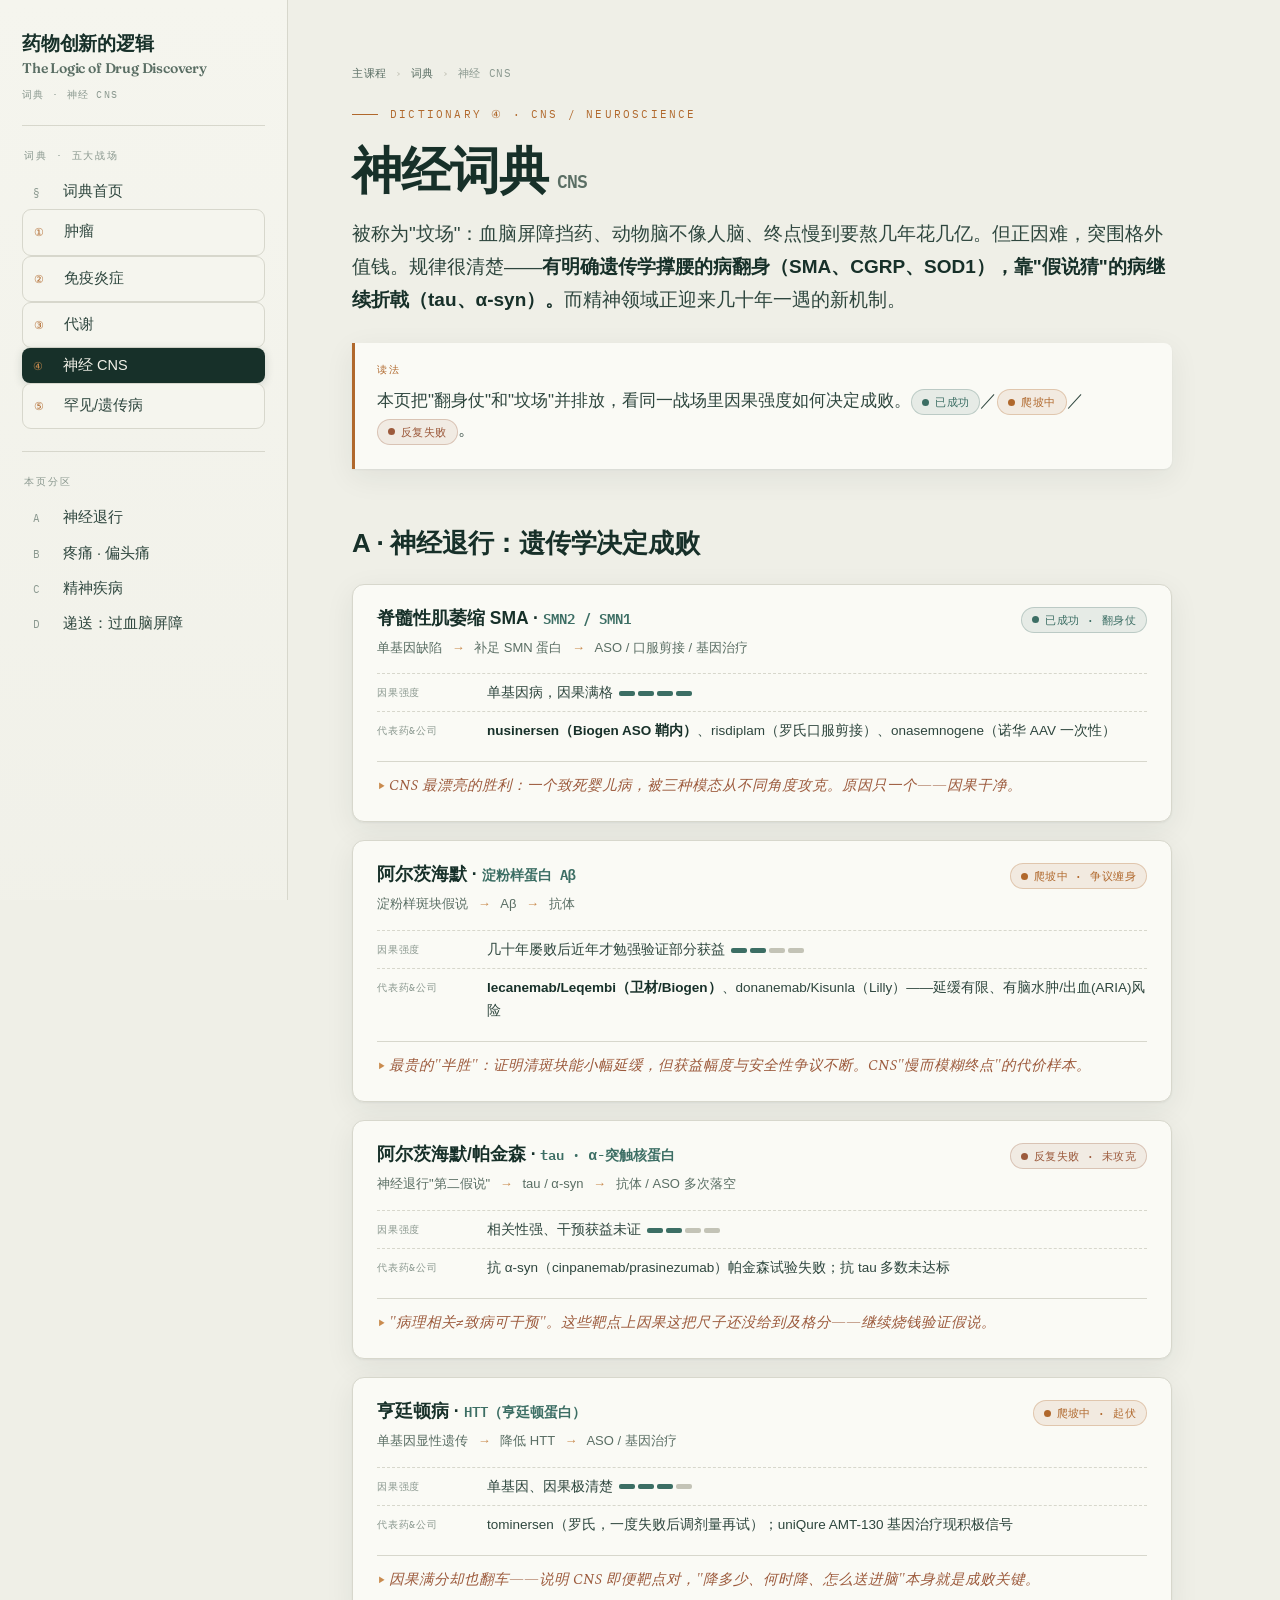
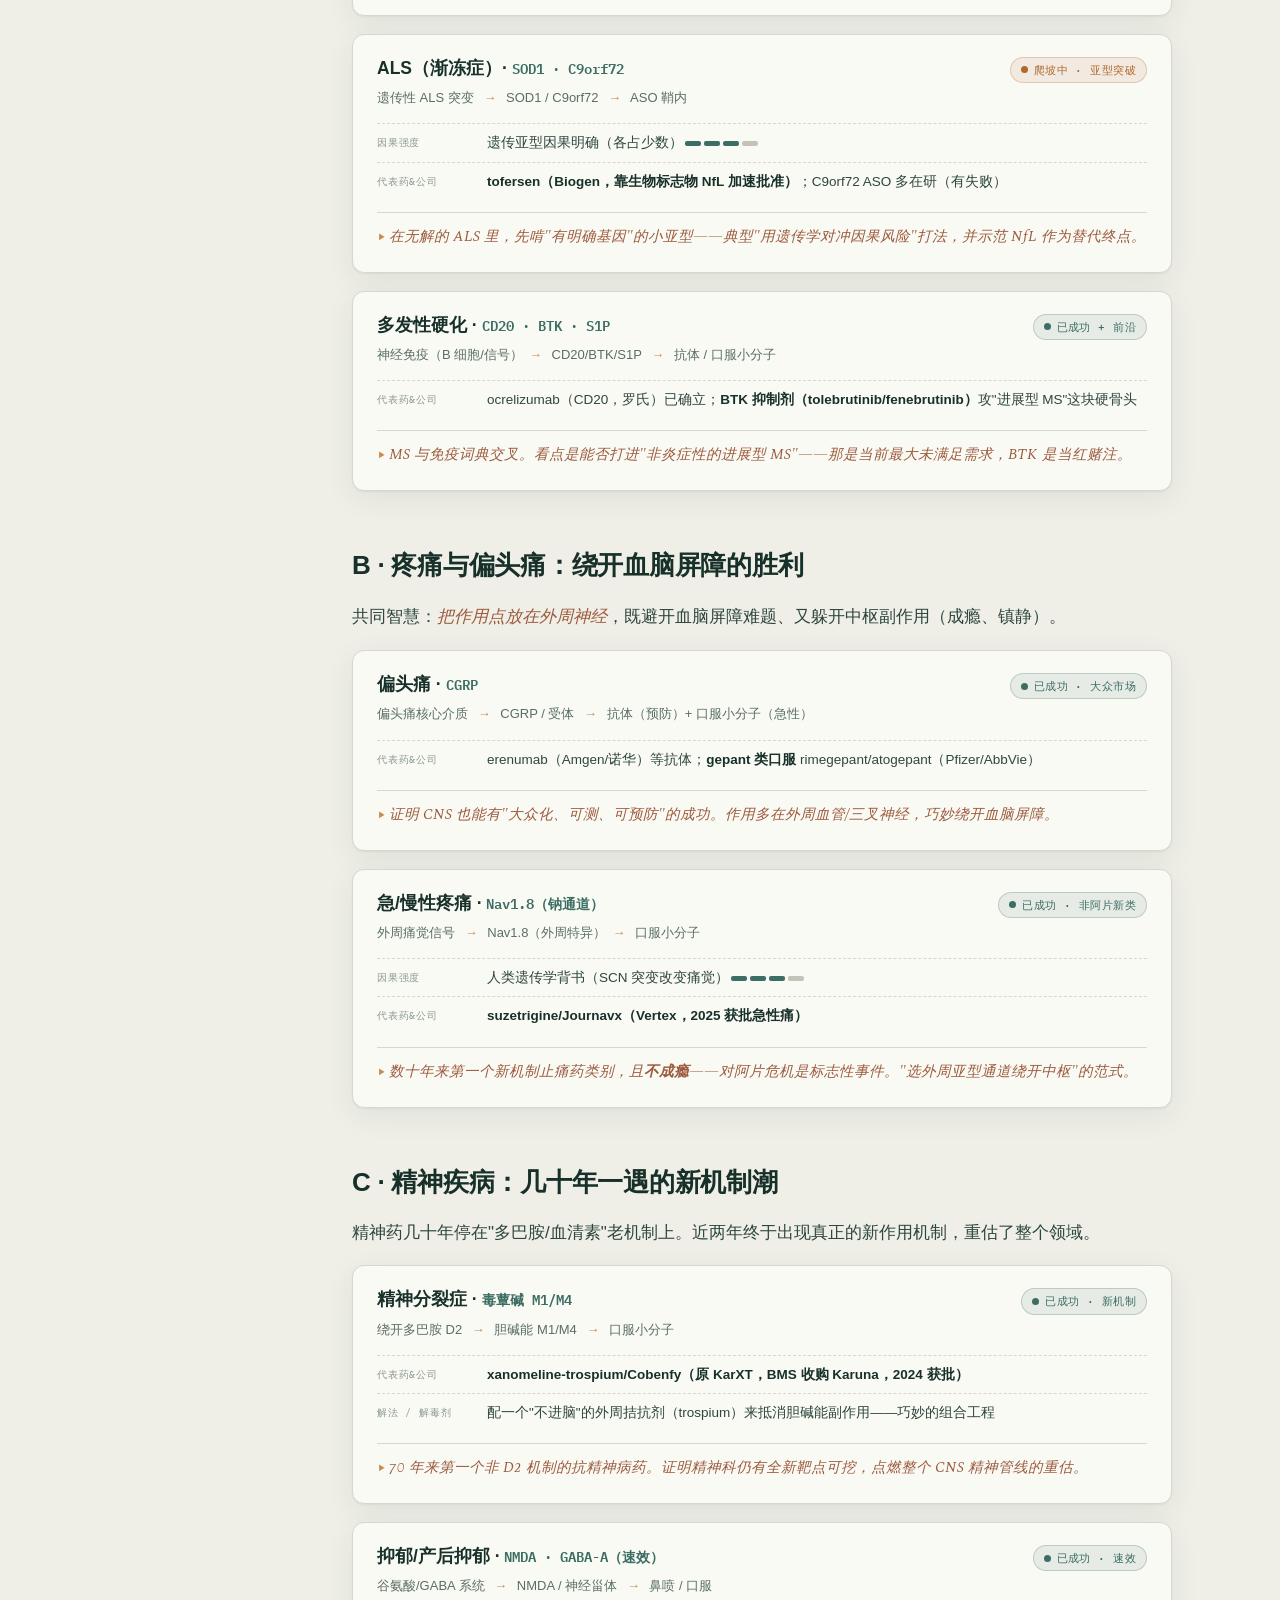
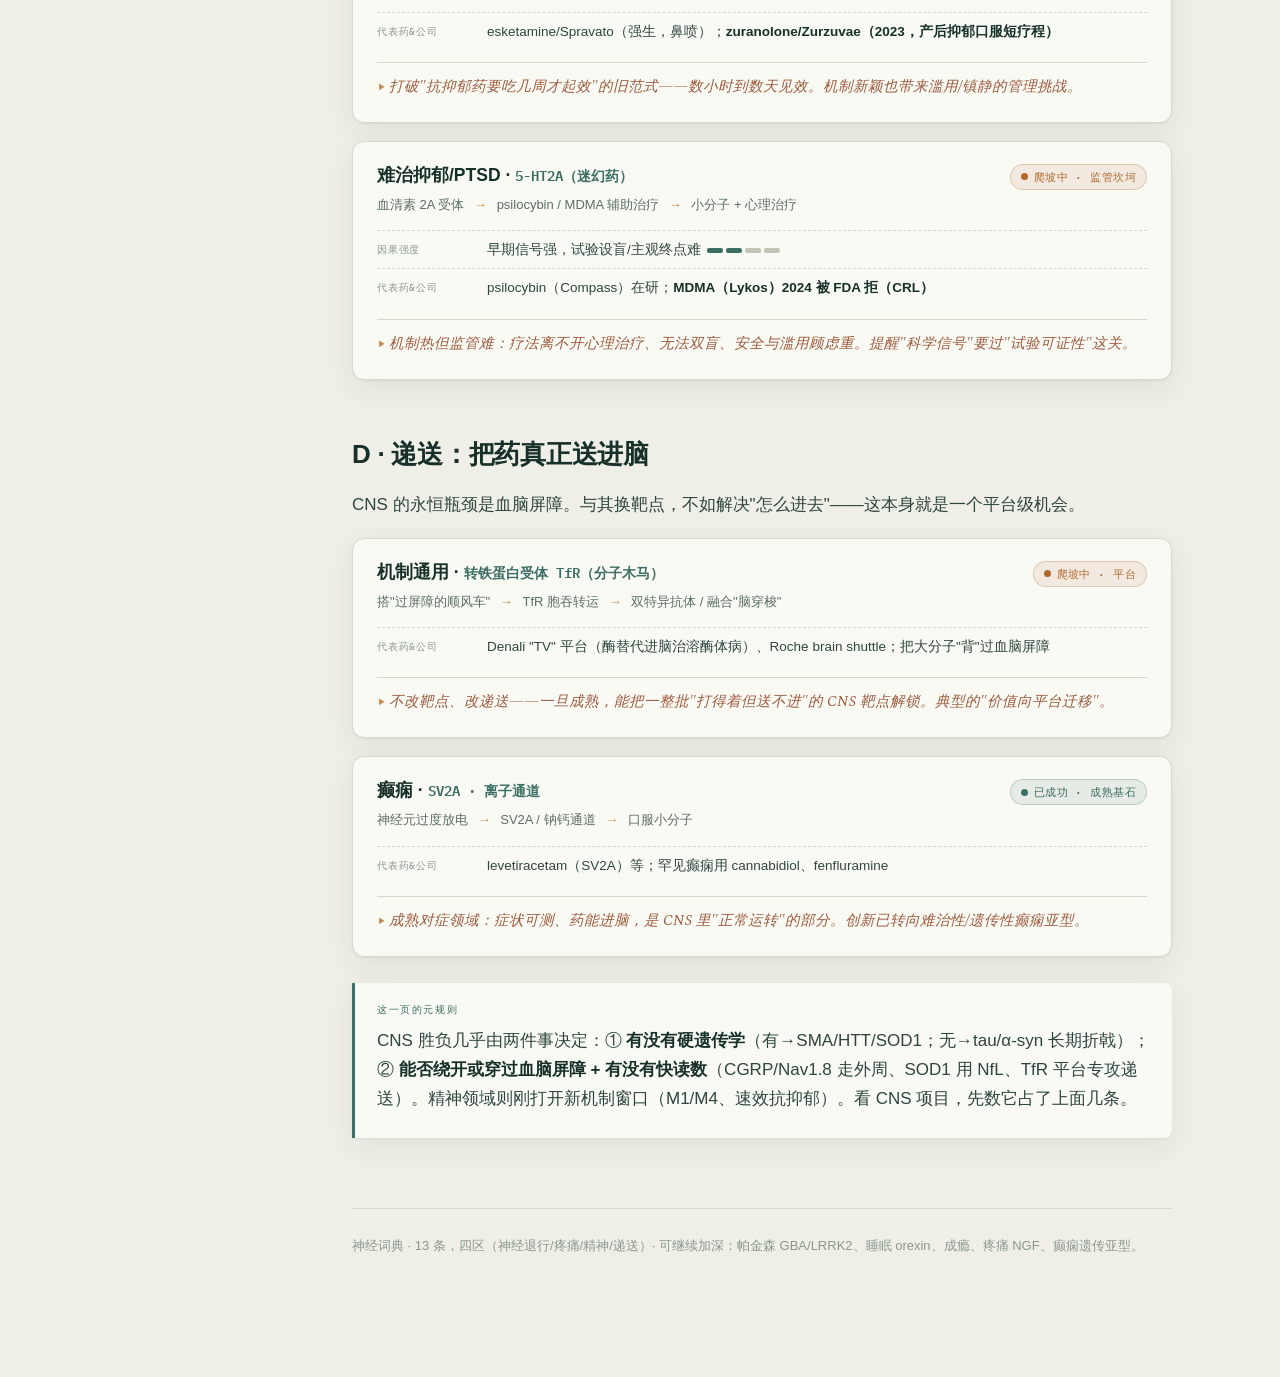
<file: dict/cns.html>
<!DOCTYPE html>
<html lang="zh-Hant">
<head>
<meta charset="UTF-8">
<meta name="viewport" content="width=device-width, initial-scale=1.0">
<title>神经词典 CNS · 疾病·通路·成药</title>
<link rel="preconnect" href="https://fonts.googleapis.com">
<link rel="preconnect" href="https://fonts.gstatic.com" crossorigin>
<link href="https://fonts.googleapis.com/css2?family=Fraunces:opsz,wght@9..144,400;9..144,500;9..144,600;9..144,700&family=Spectral:wght@400;500;600&family=IBM+Plex+Mono:wght@400;500;600&display=swap" rel="stylesheet">
<link rel="stylesheet" href="../assets/styles.css">
</head>
<body>
<button class="menu-btn" id="menuBtn">☰ 目录</button>
<div class="scrim" id="scrim"></div>
<div class="shell">
  <aside class="rail" id="rail">
    <div class="brand"><a href="../index.html"><span class="cn">药物创新的逻辑</span></a><br><span style="font-size:14px;color:var(--soft)">The Logic of Drug Discovery</span></div>
    <div class="brand-sub">词典 · 神经 CNS</div>
    <div class="rail-divider"></div>
    <div class="nav-label">词典 · 五大战场</div>
    <nav>
      <a class="nav-item" href="index.html"><span class="num">§</span><span class="txt">词典首页</span></a>
      <a class="nav-item link" href="oncology.html"><span class="num">①</span><span class="txt">肿瘤</span></a>
      <a class="nav-item link" href="immunology.html"><span class="num">②</span><span class="txt">免疫炎症</span></a>
      <a class="nav-item link" href="metabolic.html"><span class="num">③</span><span class="txt">代谢</span></a>
      <a class="nav-item active" href="cns.html"><span class="num">④</span><span class="txt">神经 CNS</span></a>
      <a class="nav-item link" href="rare.html"><span class="num">⑤</span><span class="txt">罕见/遗传病</span></a>
    </nav>
    <div class="rail-divider"></div>
    <div class="nav-label">本页分区</div>
    <nav>
      <a class="nav-item" href="#neurodeg"><span class="num">A</span><span class="txt">神经退行</span></a>
      <a class="nav-item" href="#pain"><span class="num">B</span><span class="txt">疼痛 · 偏头痛</span></a>
      <a class="nav-item" href="#psych"><span class="num">C</span><span class="txt">精神疾病</span></a>
      <a class="nav-item" href="#delivery"><span class="num">D</span><span class="txt">递送：过血脑屏障</span></a>
    </nav>
  </aside>
  <main class="main">
    <section class="page">
      <div class="crumb"><a href="../index.html">主课程</a><span class="sep">›</span><a href="index.html">词典</a><span class="sep">›</span>神经 CNS</div>
      <div class="eyebrow">Dictionary ④ · CNS / Neuroscience</div>
      <h1><span class="cn">神经词典</span> <span style="font-family:var(--mono);font-size:18px;color:var(--soft)">CNS</span></h1>
      <p class="lede">被称为"坟场"：血脑屏障挡药、动物脑不像人脑、终点慢到要熬几年花几亿。但正因难，突围格外值钱。规律很清楚——<strong>有明确遗传学撑腰的病翻身（SMA、CGRP、SOD1），靠"假说猜"的病继续折戟（tau、α-syn）。</strong>而精神领域正迎来几十年一遇的新机制。</p>
      <div class="note"><span class="tag">读法</span><p>本页把"翻身仗"和"坟场"并排放，看同一战场里因果强度如何决定成败。<span class="badge ok">已成功</span>／<span class="badge wip">爬坡中</span>／<span class="badge fail">反复失败</span>。</p></div>

      <!-- ============ A. NEURODEGENERATION ============ -->
      <h2 id="neurodeg" class="anchor-h"><span class="cn">A · 神经退行：遗传学决定成败</span></h2>

      <div class="entry">
        <div class="e-top"><div class="e-title">脊髓性肌萎缩 SMA · <span class="tgt">SMN2 / SMN1</span></div><span class="badge ok">已成功 · 翻身仗</span></div>
        <div class="e-path">单基因缺陷 <span class="arrow">→</span> 补足 SMN 蛋白 <span class="arrow">→</span> ASO / 口服剪接 / 基因治疗</div>
        <div class="erow"><span class="lbl">因果强度</span><span class="val">单基因病，因果满格 <span class="meter"><i class="on"></i><i class="on"></i><i class="on"></i><i class="on"></i></span></span></div>
        <div class="erow"><span class="lbl">代表药&公司</span><span class="val"><b>nusinersen（Biogen ASO 鞘内）</b>、risdiplam（罗氏口服剪接）、onasemnogene（诺华 AAV 一次性）</span></div>
        <div class="e-insight">CNS 最漂亮的胜利：一个致死婴儿病，被三种模态从不同角度攻克。原因只一个——因果干净。</div>
      </div>

      <div class="entry">
        <div class="e-top"><div class="e-title">阿尔茨海默 · <span class="tgt">淀粉样蛋白 Aβ</span></div><span class="badge wip">爬坡中 · 争议缠身</span></div>
        <div class="e-path">淀粉样斑块假说 <span class="arrow">→</span> Aβ <span class="arrow">→</span> 抗体</div>
        <div class="erow"><span class="lbl">因果强度</span><span class="val">几十年屡败后近年才勉强验证部分获益 <span class="meter"><i class="on"></i><i class="on"></i><i></i><i></i></span></span></div>
        <div class="erow"><span class="lbl">代表药&公司</span><span class="val"><b>lecanemab/Leqembi（卫材/Biogen）</b>、donanemab/Kisunla（Lilly）——延缓有限、有脑水肿/出血(ARIA)风险</span></div>
        <div class="e-insight">最贵的"半胜"：证明清斑块能小幅延缓，但获益幅度与安全性争议不断。CNS"慢而模糊终点"的代价样本。</div>
      </div>

      <div class="entry">
        <div class="e-top"><div class="e-title">阿尔茨海默/帕金森 · <span class="tgt">tau · α-突触核蛋白</span></div><span class="badge fail">反复失败 · 未攻克</span></div>
        <div class="e-path">神经退行"第二假说" <span class="arrow">→</span> tau / α-syn <span class="arrow">→</span> 抗体 / ASO 多次落空</div>
        <div class="erow"><span class="lbl">因果强度</span><span class="val">相关性强、干预获益未证 <span class="meter"><i class="on"></i><i class="on"></i><i></i><i></i></span></span></div>
        <div class="erow"><span class="lbl">代表药&公司</span><span class="val">抗 α-syn（cinpanemab/prasinezumab）帕金森试验失败；抗 tau 多数未达标</span></div>
        <div class="e-insight">"病理相关≠致病可干预"。这些靶点上因果这把尺子还没给到及格分——继续烧钱验证假说。</div>
      </div>

      <div class="entry">
        <div class="e-top"><div class="e-title">亨廷顿病 · <span class="tgt">HTT（亨廷顿蛋白）</span></div><span class="badge wip">爬坡中 · 起伏</span></div>
        <div class="e-path">单基因显性遗传 <span class="arrow">→</span> 降低 HTT <span class="arrow">→</span> ASO / 基因治疗</div>
        <div class="erow"><span class="lbl">因果强度</span><span class="val">单基因、因果极清楚 <span class="meter"><i class="on"></i><i class="on"></i><i class="on"></i><i></i></span></span></div>
        <div class="erow"><span class="lbl">代表药&公司</span><span class="val">tominersen（罗氏，一度失败后调剂量再试）；uniQure AMT-130 基因治疗现积极信号</span></div>
        <div class="e-insight">因果满分却也翻车——说明 CNS 即便靶点对，"降多少、何时降、怎么送进脑"本身就是成败关键。</div>
      </div>

      <div class="entry">
        <div class="e-top"><div class="e-title">ALS（渐冻症）· <span class="tgt">SOD1 · C9orf72</span></div><span class="badge wip">爬坡中 · 亚型突破</span></div>
        <div class="e-path">遗传性 ALS 突变 <span class="arrow">→</span> SOD1 / C9orf72 <span class="arrow">→</span> ASO 鞘内</div>
        <div class="erow"><span class="lbl">因果强度</span><span class="val">遗传亚型因果明确（各占少数）<span class="meter"><i class="on"></i><i class="on"></i><i class="on"></i><i></i></span></span></div>
        <div class="erow"><span class="lbl">代表药&公司</span><span class="val"><b>tofersen（Biogen，靠生物标志物 NfL 加速批准）</b>；C9orf72 ASO 多在研（有失败）</span></div>
        <div class="e-insight">在无解的 ALS 里，先啃"有明确基因"的小亚型——典型"用遗传学对冲因果风险"打法，并示范 NfL 作为替代终点。</div>
      </div>

      <div class="entry">
        <div class="e-top"><div class="e-title">多发性硬化 · <span class="tgt">CD20 · BTK · S1P</span></div><span class="badge ok">已成功 + 前沿</span></div>
        <div class="e-path">神经免疫（B 细胞/信号）<span class="arrow">→</span> CD20/BTK/S1P <span class="arrow">→</span> 抗体 / 口服小分子</div>
        <div class="erow"><span class="lbl">代表药&公司</span><span class="val">ocrelizumab（CD20，罗氏）已确立；<b>BTK 抑制剂（tolebrutinib/fenebrutinib）</b>攻"进展型 MS"这块硬骨头</span></div>
        <div class="e-insight">MS 与免疫词典交叉。看点是能否打进"非炎症性的进展型 MS"——那是当前最大未满足需求，BTK 是当红赌注。</div>
      </div>

      <!-- ============ B. PAIN ============ -->
      <h2 id="pain" class="anchor-h"><span class="cn">B · 疼痛与偏头痛：绕开血脑屏障的胜利</span></h2>
      <p>共同智慧：<em>把作用点放在外周神经</em>，既避开血脑屏障难题、又躲开中枢副作用（成瘾、镇静）。</p>

      <div class="entry">
        <div class="e-top"><div class="e-title">偏头痛 · <span class="tgt">CGRP</span></div><span class="badge ok">已成功 · 大众市场</span></div>
        <div class="e-path">偏头痛核心介质 <span class="arrow">→</span> CGRP / 受体 <span class="arrow">→</span> 抗体（预防）+ 口服小分子（急性）</div>
        <div class="erow"><span class="lbl">代表药&公司</span><span class="val">erenumab（Amgen/诺华）等抗体；<b>gepant 类口服</b> rimegepant/atogepant（Pfizer/AbbVie）</span></div>
        <div class="e-insight">证明 CNS 也能有"大众化、可测、可预防"的成功。作用多在外周血管/三叉神经，巧妙绕开血脑屏障。</div>
      </div>

      <div class="entry">
        <div class="e-top"><div class="e-title">急/慢性疼痛 · <span class="tgt">Nav1.8（钠通道）</span></div><span class="badge ok">已成功 · 非阿片新类</span></div>
        <div class="e-path">外周痛觉信号 <span class="arrow">→</span> Nav1.8（外周特异）<span class="arrow">→</span> 口服小分子</div>
        <div class="erow"><span class="lbl">因果强度</span><span class="val">人类遗传学背书（SCN 突变改变痛觉）<span class="meter"><i class="on"></i><i class="on"></i><i class="on"></i><i></i></span></span></div>
        <div class="erow"><span class="lbl">代表药&公司</span><span class="val"><b>suzetrigine/Journavx（Vertex，2025 获批急性痛）</b></span></div>
        <div class="e-insight">数十年来第一个新机制止痛药类别，且<b>不成瘾</b>——对阿片危机是标志性事件。"选外周亚型通道绕开中枢"的范式。</div>
      </div>

      <!-- ============ C. PSYCHIATRY ============ -->
      <h2 id="psych" class="anchor-h"><span class="cn">C · 精神疾病：几十年一遇的新机制潮</span></h2>
      <p>精神药几十年停在"多巴胺/血清素"老机制上。近两年终于出现真正的新作用机制，重估了整个领域。</p>

      <div class="entry">
        <div class="e-top"><div class="e-title">精神分裂症 · <span class="tgt">毒蕈碱 M1/M4</span></div><span class="badge ok">已成功 · 新机制</span></div>
        <div class="e-path">绕开多巴胺 D2 <span class="arrow">→</span> 胆碱能 M1/M4 <span class="arrow">→</span> 口服小分子</div>
        <div class="erow"><span class="lbl">代表药&公司</span><span class="val"><b>xanomeline-trospium/Cobenfy（原 KarXT，BMS 收购 Karuna，2024 获批）</b></span></div>
        <div class="erow"><span class="lbl">解法 / 解毒剂</span><span class="val">配一个"不进脑"的外周拮抗剂（trospium）来抵消胆碱能副作用——巧妙的组合工程</span></div>
        <div class="e-insight">70 年来第一个非 D2 机制的抗精神病药。证明精神科仍有全新靶点可挖，点燃整个 CNS 精神管线的重估。</div>
      </div>

      <div class="entry">
        <div class="e-top"><div class="e-title">抑郁/产后抑郁 · <span class="tgt">NMDA · GABA-A（速效）</span></div><span class="badge ok">已成功 · 速效</span></div>
        <div class="e-path">谷氨酸/GABA 系统 <span class="arrow">→</span> NMDA / 神经甾体 <span class="arrow">→</span> 鼻喷 / 口服</div>
        <div class="erow"><span class="lbl">代表药&公司</span><span class="val">esketamine/Spravato（强生，鼻喷）；<b>zuranolone/Zurzuvae（2023，产后抑郁口服短疗程）</b></span></div>
        <div class="e-insight">打破"抗抑郁药要吃几周才起效"的旧范式——数小时到数天见效。机制新颖也带来滥用/镇静的管理挑战。</div>
      </div>

      <div class="entry">
        <div class="e-top"><div class="e-title">难治抑郁/PTSD · <span class="tgt">5-HT2A（迷幻药）</span></div><span class="badge wip">爬坡中 · 监管坎坷</span></div>
        <div class="e-path">血清素 2A 受体 <span class="arrow">→</span> psilocybin / MDMA 辅助治疗 <span class="arrow">→</span> 小分子 + 心理治疗</div>
        <div class="erow"><span class="lbl">因果强度</span><span class="val">早期信号强，试验设盲/主观终点难 <span class="meter"><i class="on"></i><i class="on"></i><i></i><i></i></span></span></div>
        <div class="erow"><span class="lbl">代表药&公司</span><span class="val">psilocybin（Compass）在研；<b>MDMA（Lykos）2024 被 FDA 拒（CRL）</b></span></div>
        <div class="e-insight">机制热但监管难：疗法离不开心理治疗、无法双盲、安全与滥用顾虑重。提醒"科学信号"要过"试验可证性"这关。</div>
      </div>

      <!-- ============ D. DELIVERY ============ -->
      <h2 id="delivery" class="anchor-h"><span class="cn">D · 递送：把药真正送进脑</span></h2>
      <p>CNS 的永恒瓶颈是血脑屏障。与其换靶点，不如解决"怎么进去"——这本身就是一个平台级机会。</p>

      <div class="entry">
        <div class="e-top"><div class="e-title">机制通用 · <span class="tgt">转铁蛋白受体 TfR（分子木马）</span></div><span class="badge wip">爬坡中 · 平台</span></div>
        <div class="e-path">搭"过屏障的顺风车" <span class="arrow">→</span> TfR 胞吞转运 <span class="arrow">→</span> 双特异抗体 / 融合"脑穿梭"</div>
        <div class="erow"><span class="lbl">代表药&公司</span><span class="val">Denali "TV" 平台（酶替代进脑治溶酶体病）、Roche brain shuttle；把大分子"背"过血脑屏障</span></div>
        <div class="e-insight">不改靶点、改递送——一旦成熟，能把一整批"打得着但送不进"的 CNS 靶点解锁。典型的"价值向平台迁移"。</div>
      </div>

      <div class="entry">
        <div class="e-top"><div class="e-title">癫痫 · <span class="tgt">SV2A · 离子通道</span></div><span class="badge ok">已成功 · 成熟基石</span></div>
        <div class="e-path">神经元过度放电 <span class="arrow">→</span> SV2A / 钠钙通道 <span class="arrow">→</span> 口服小分子</div>
        <div class="erow"><span class="lbl">代表药&公司</span><span class="val">levetiracetam（SV2A）等；罕见癫痫用 cannabidiol、fenfluramine</span></div>
        <div class="e-insight">成熟对症领域：症状可测、药能进脑，是 CNS 里"正常运转"的部分。创新已转向难治性/遗传性癫痫亚型。</div>
      </div>

      <div class="note investor">
        <span class="tag">这一页的元规则</span>
        <p>CNS 胜负几乎由两件事决定：① <strong>有没有硬遗传学</strong>（有→SMA/HTT/SOD1；无→tau/α-syn 长期折戟）；② <strong>能否绕开或穿过血脑屏障 + 有没有快读数</strong>（CGRP/Nav1.8 走外周、SOD1 用 NfL、TfR 平台专攻递送）。精神领域则刚打开新机制窗口（M1/M4、速效抗抑郁）。看 CNS 项目，先数它占了上面几条。</p>
      </div>
      <div class="footer-note">神经词典 · 13 条，四区（神经退行/疼痛/精神/递送）· 可继续加深：帕金森 GBA/LRRK2、睡眠 orexin、成瘾、疼痛 NGF、癫痫遗传亚型。</div>
    </section>
  </main>
</div>
<script>
  const rail=document.getElementById('rail'),scrim=document.getElementById('scrim'),menuBtn=document.getElementById('menuBtn');
  menuBtn.addEventListener('click',()=>{rail.classList.add('open');scrim.classList.add('show')});
  scrim.addEventListener('click',()=>{rail.classList.remove('open');scrim.classList.remove('show')});
</script>
</body>
</html>
</file>
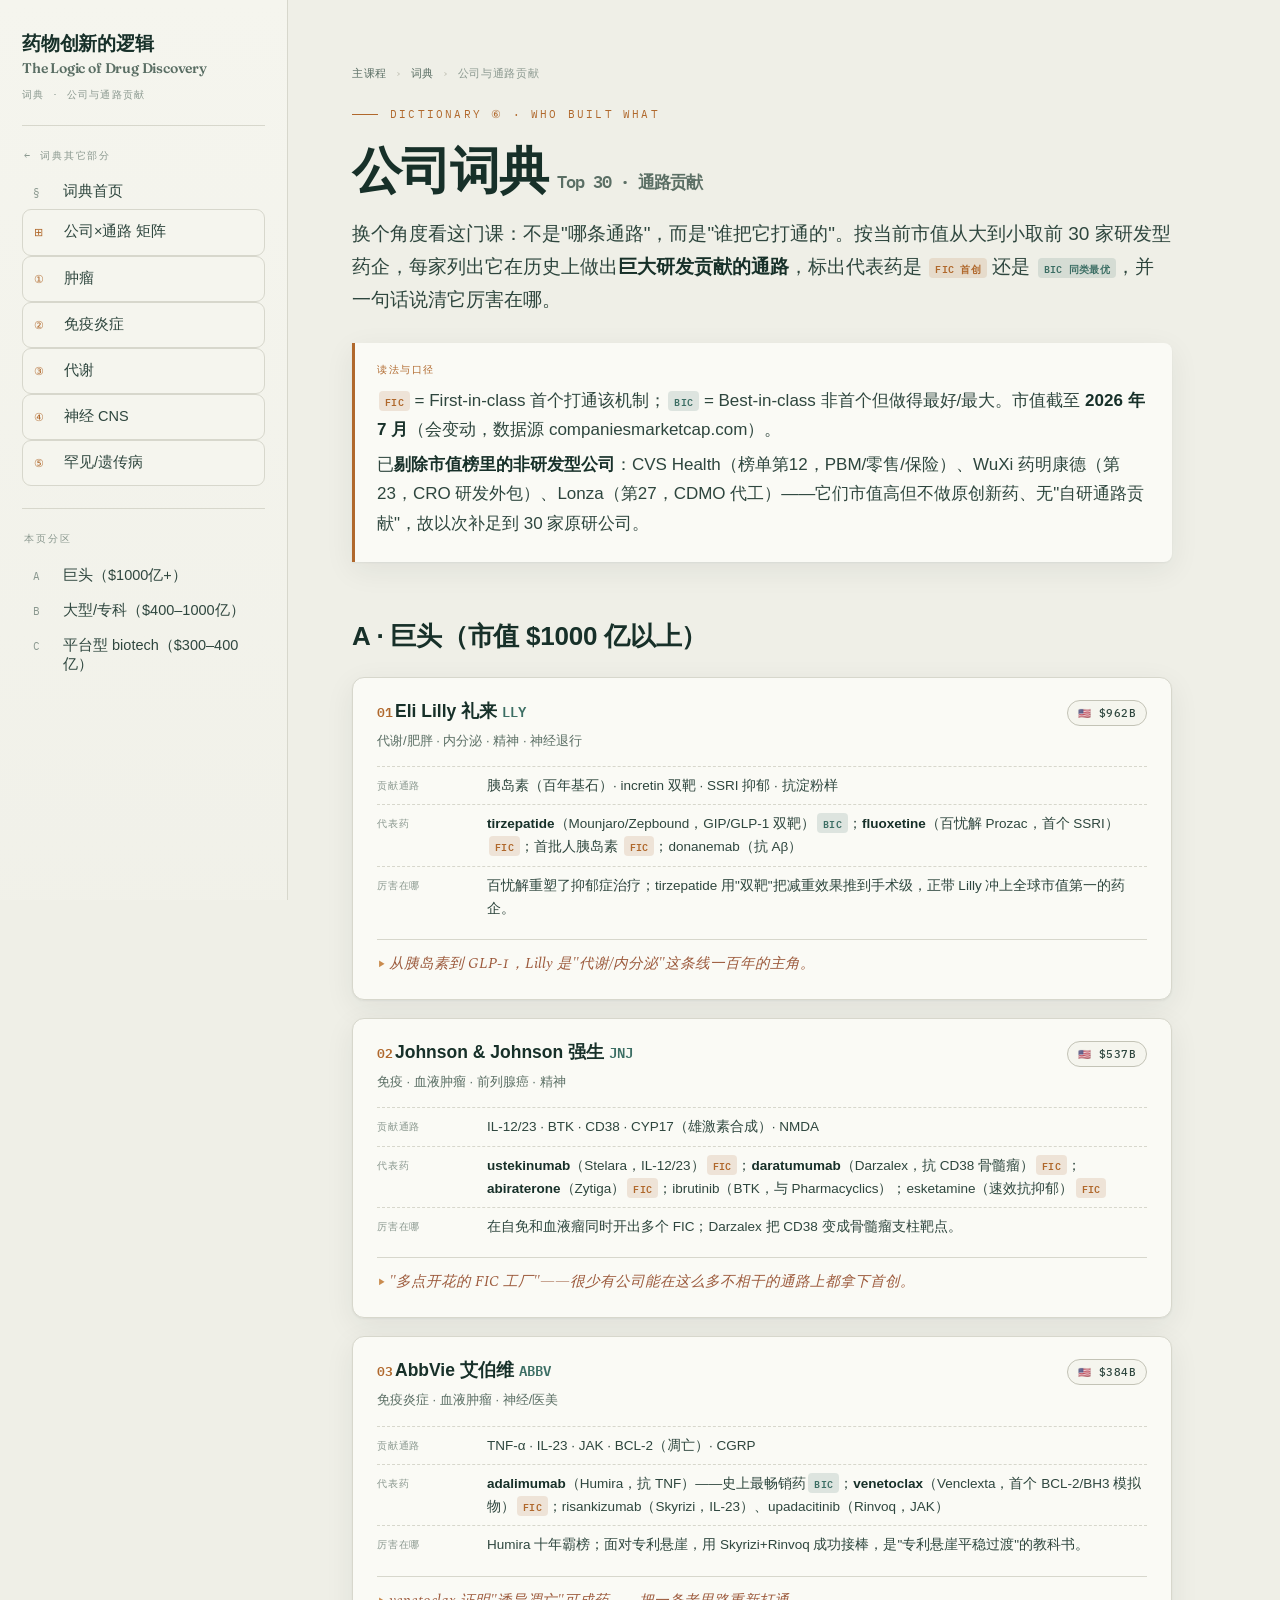
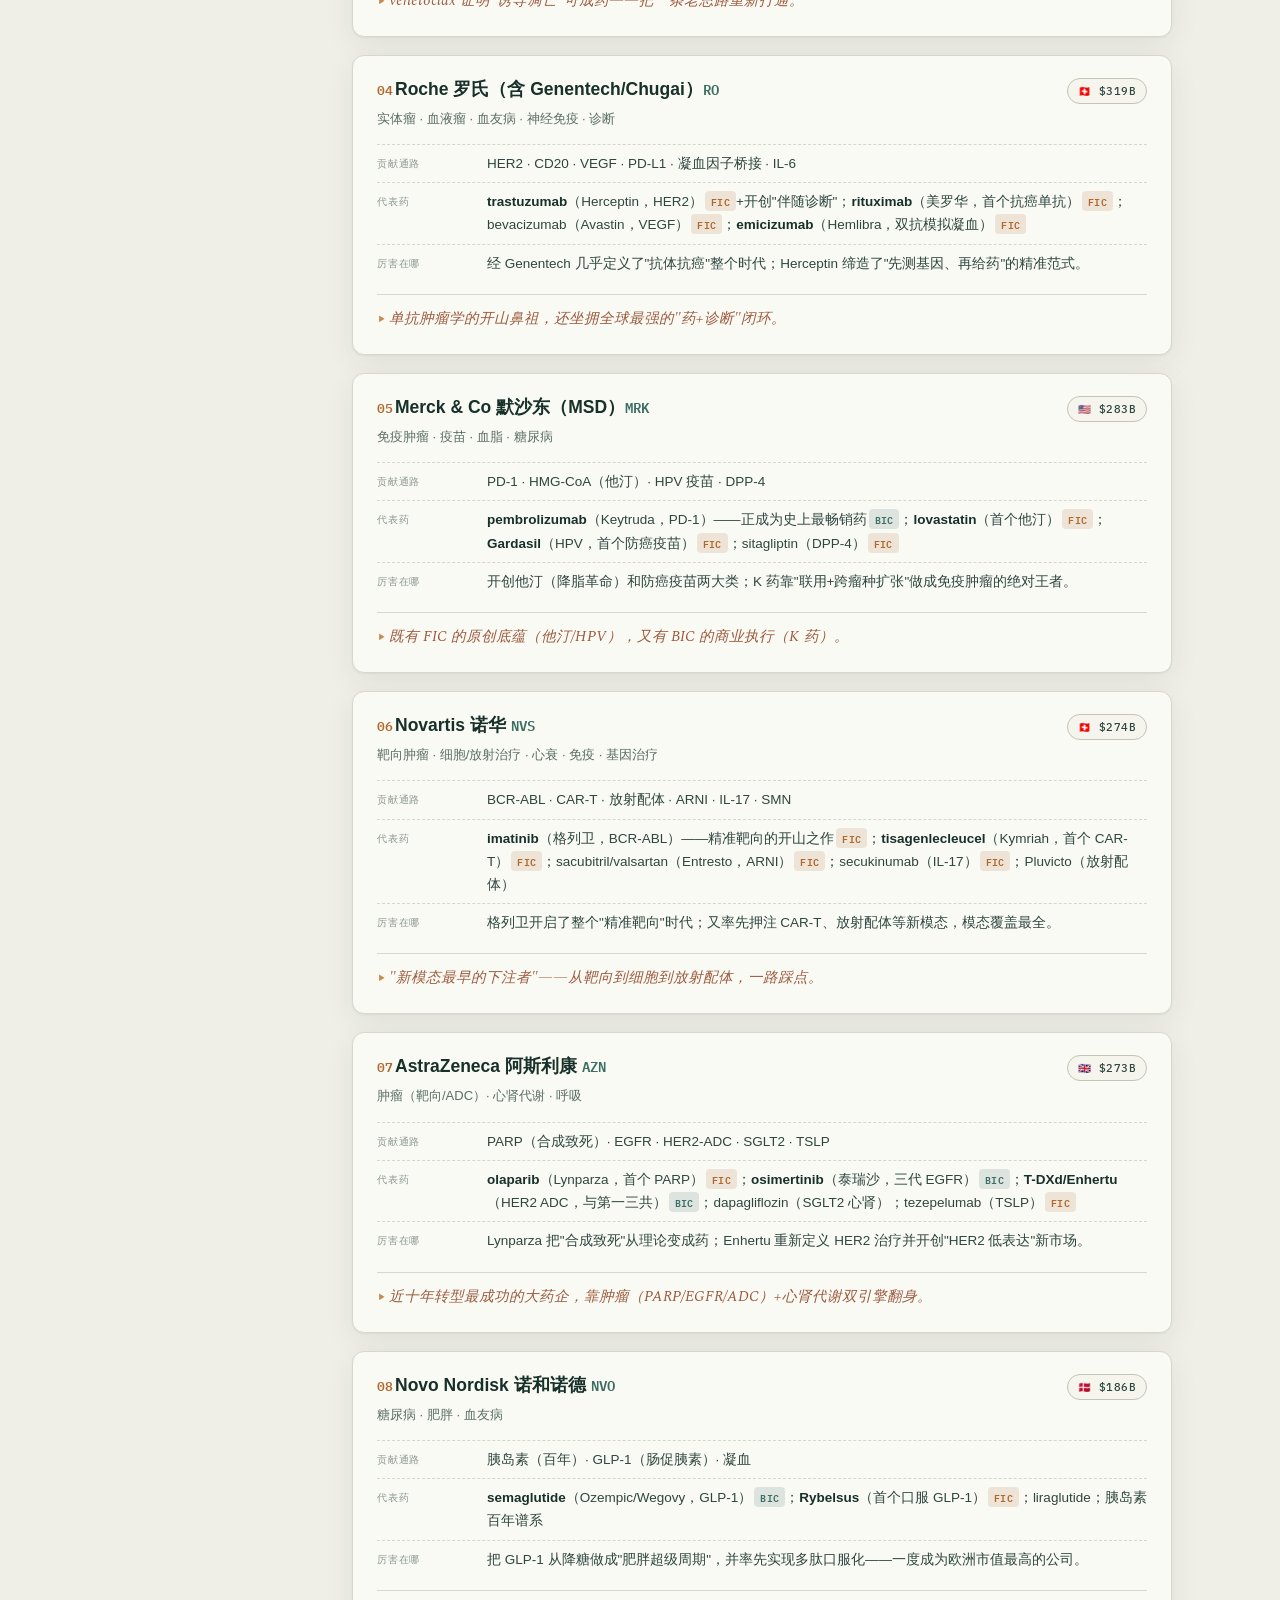
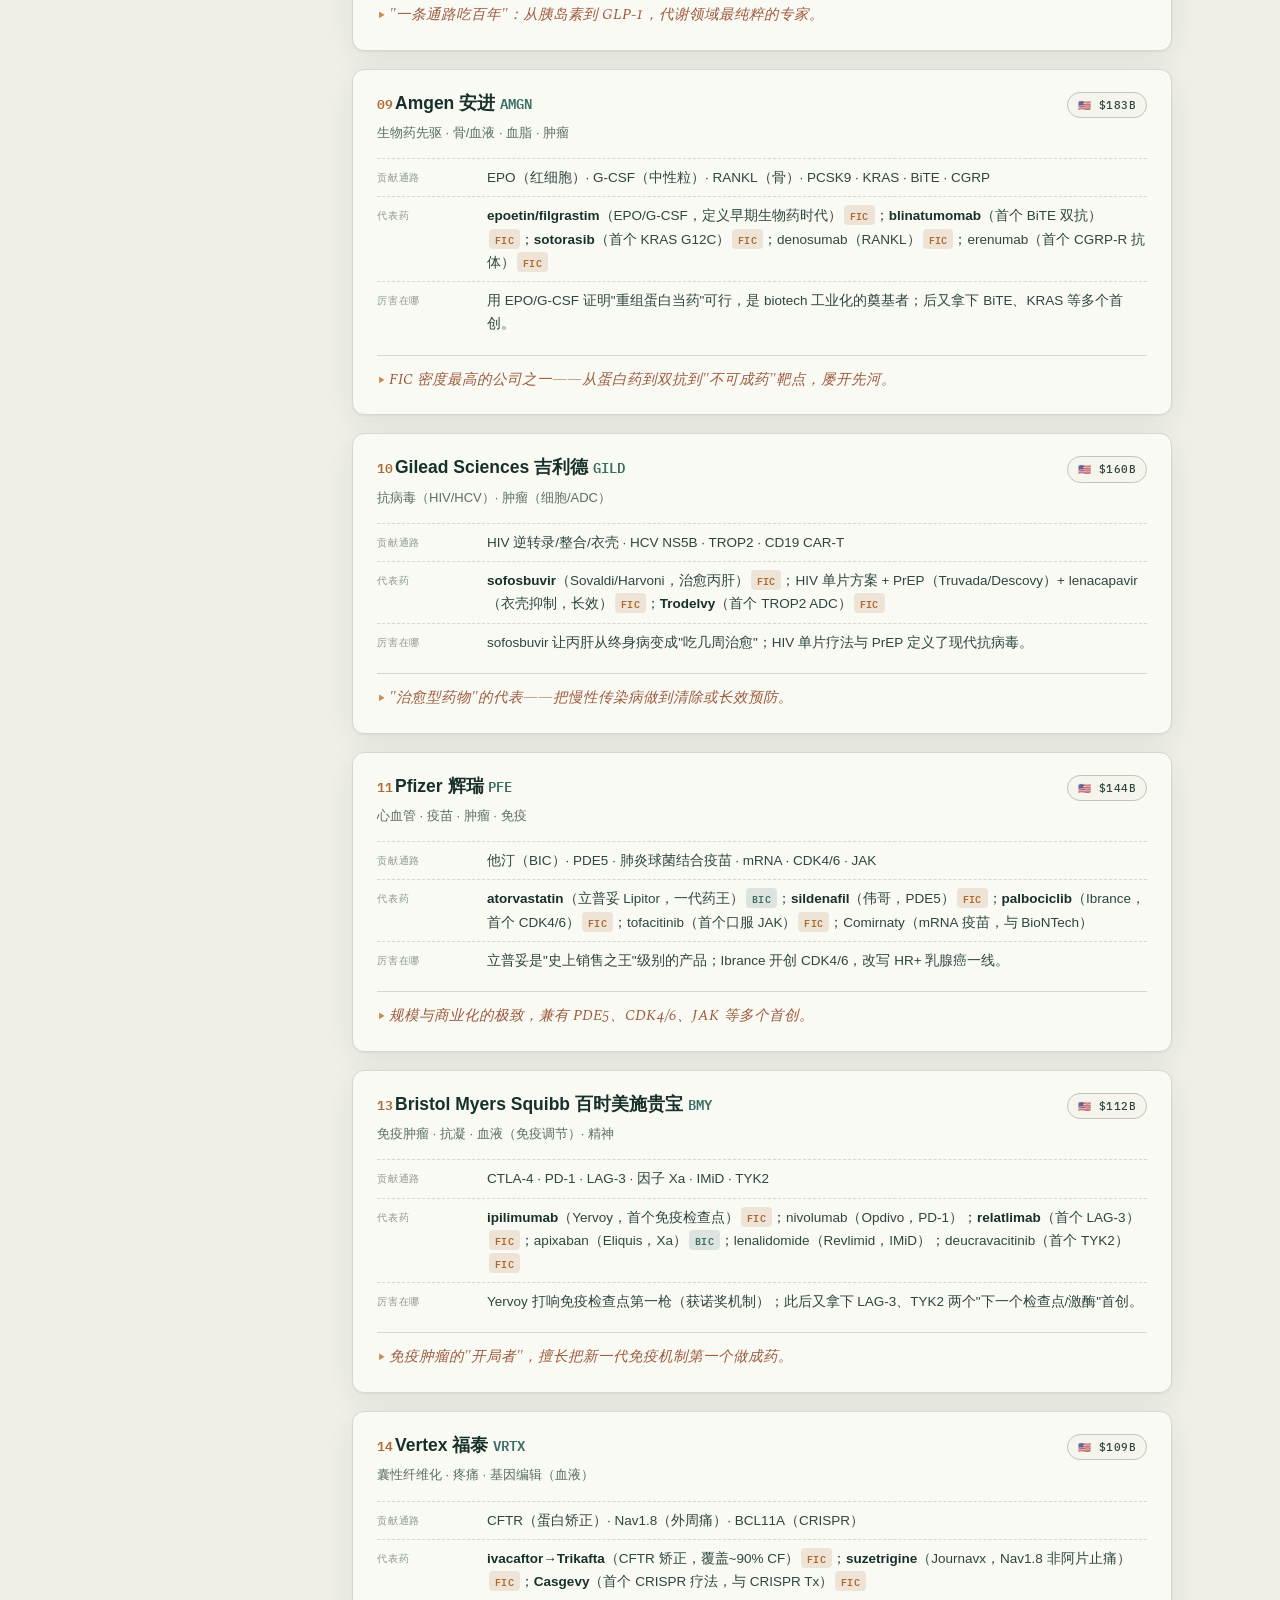
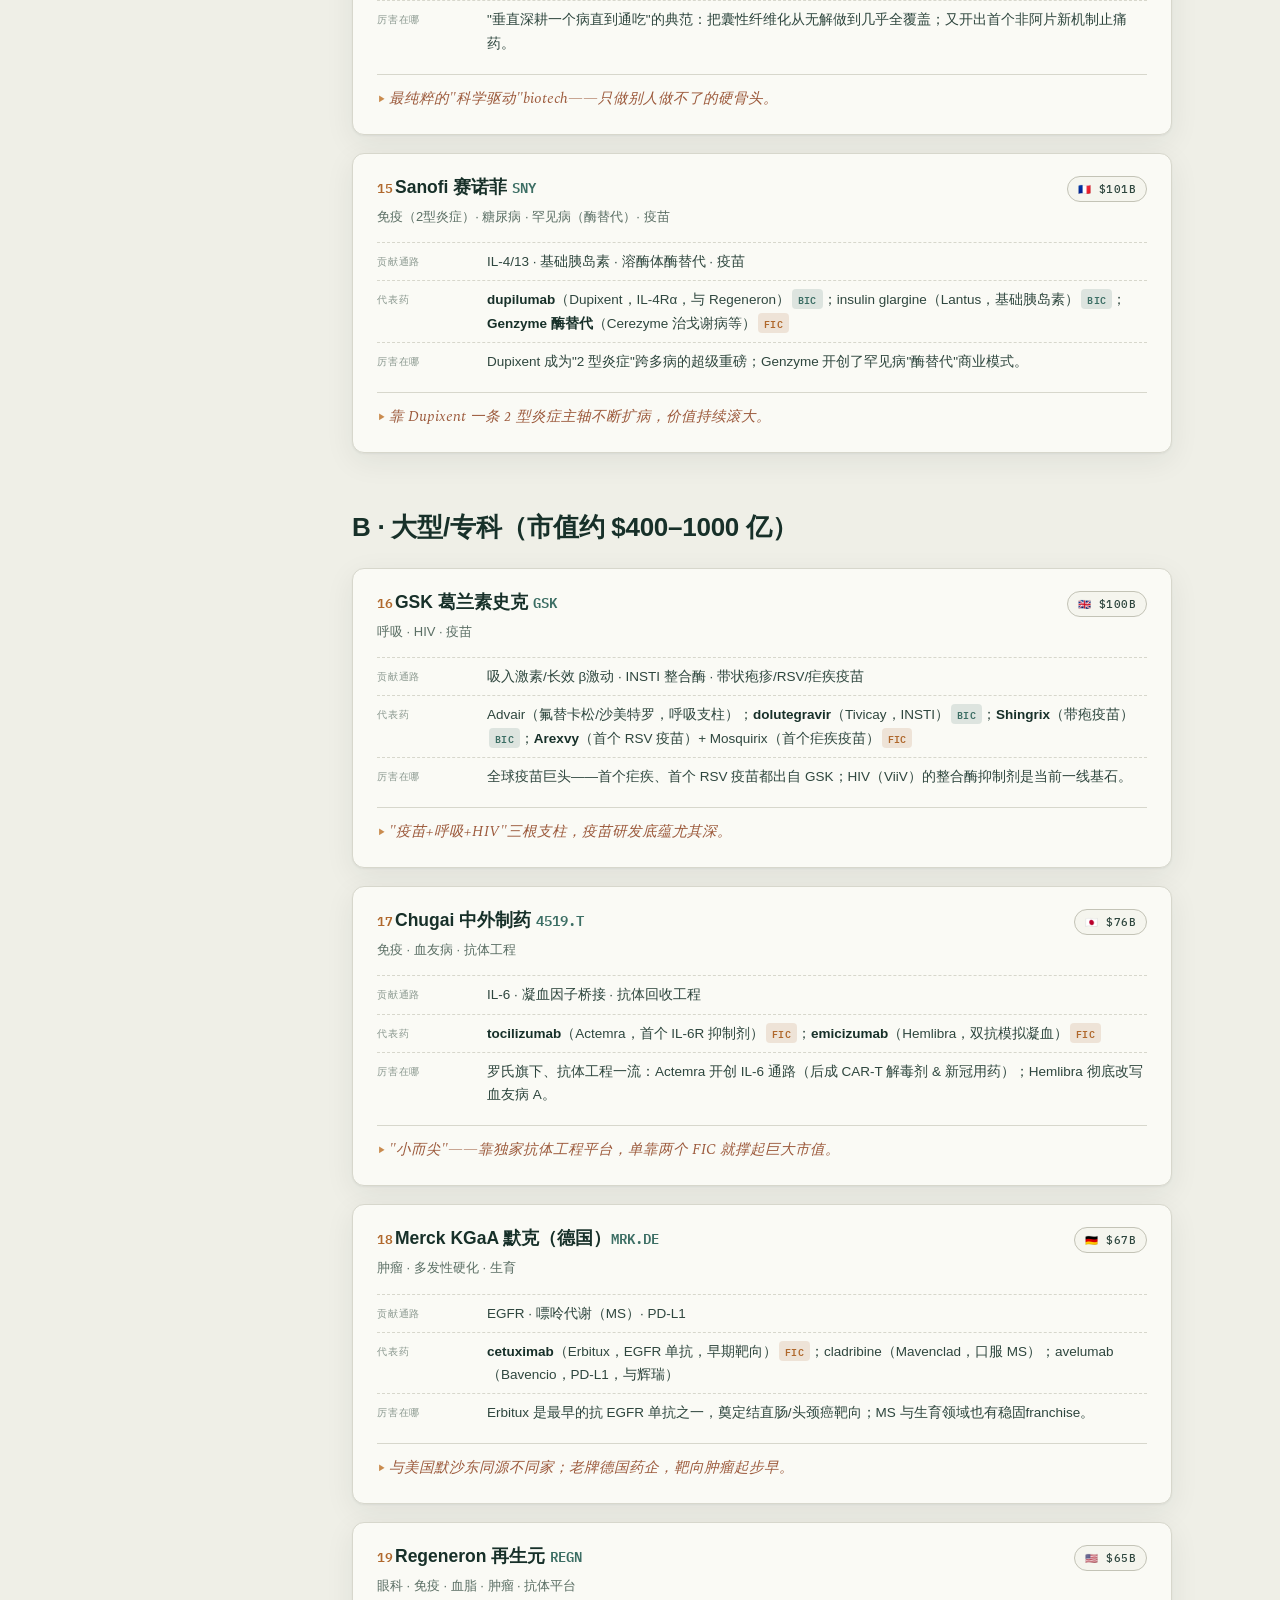
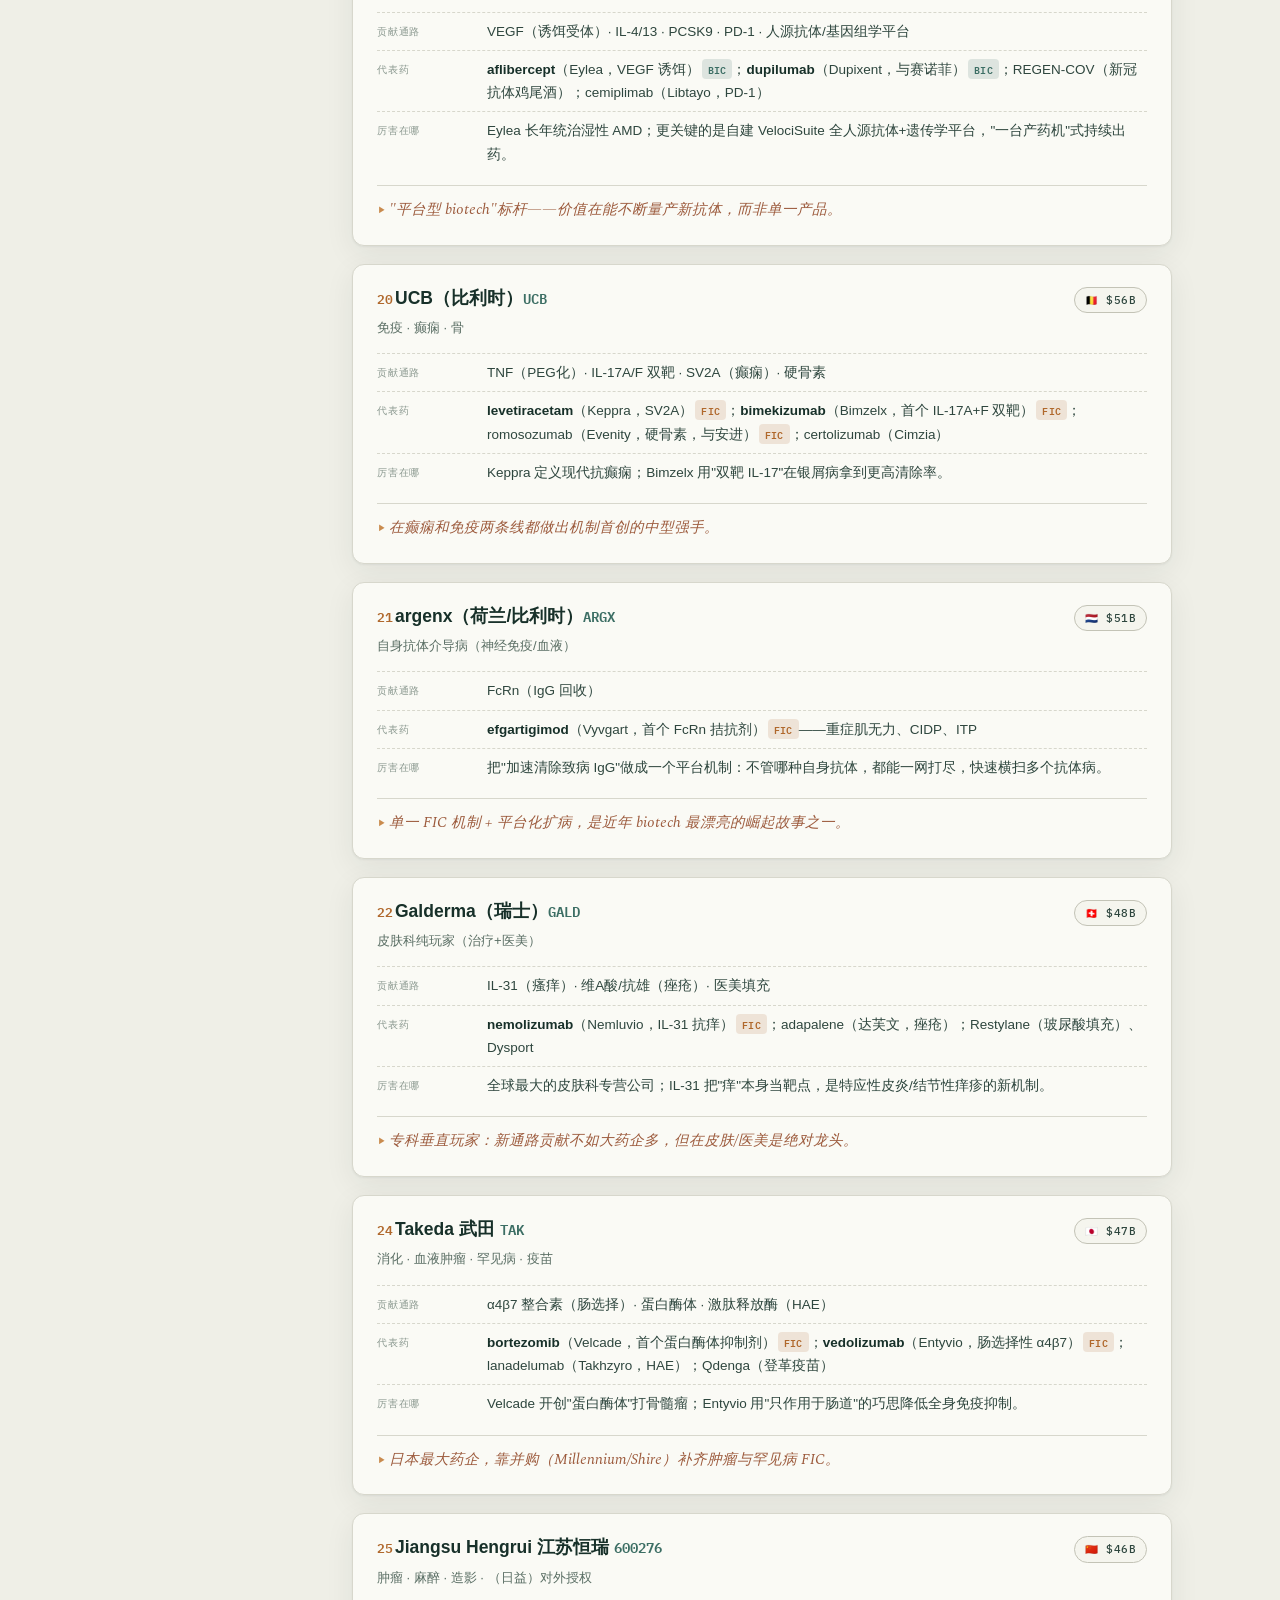
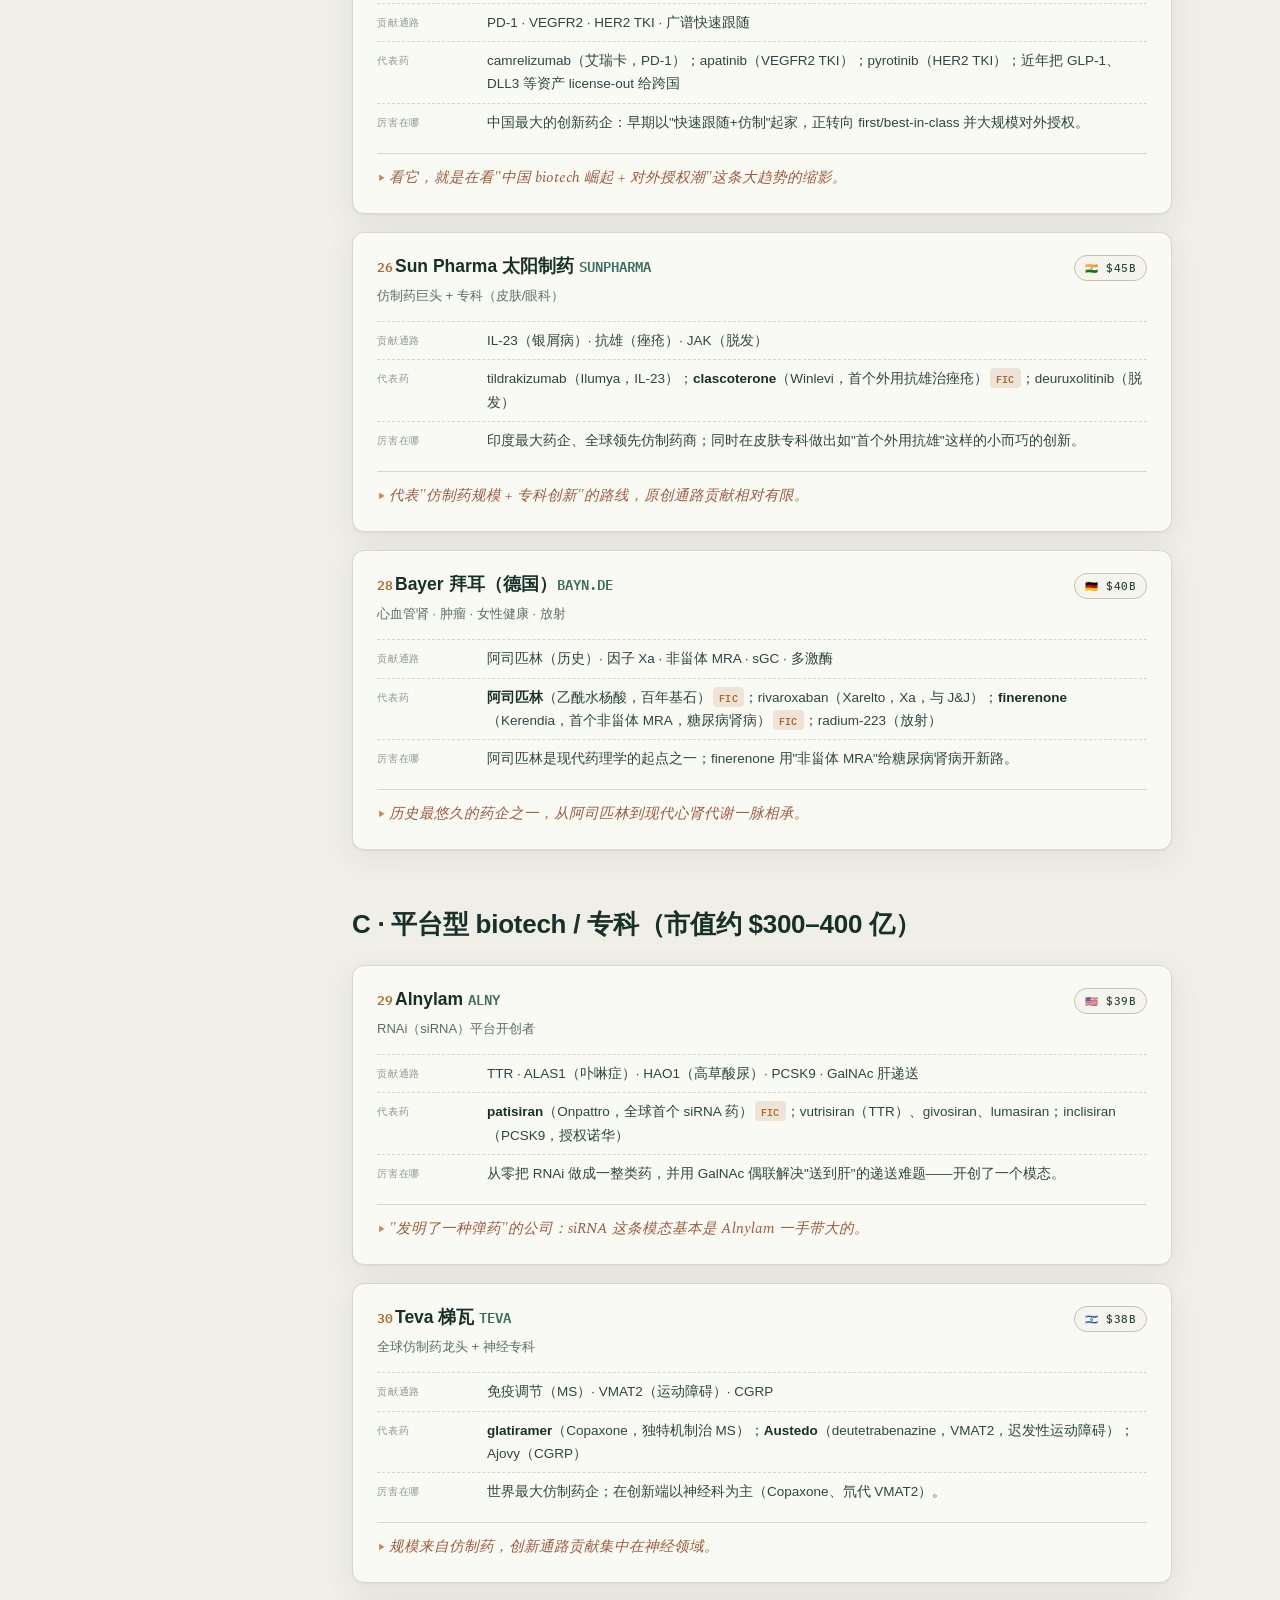
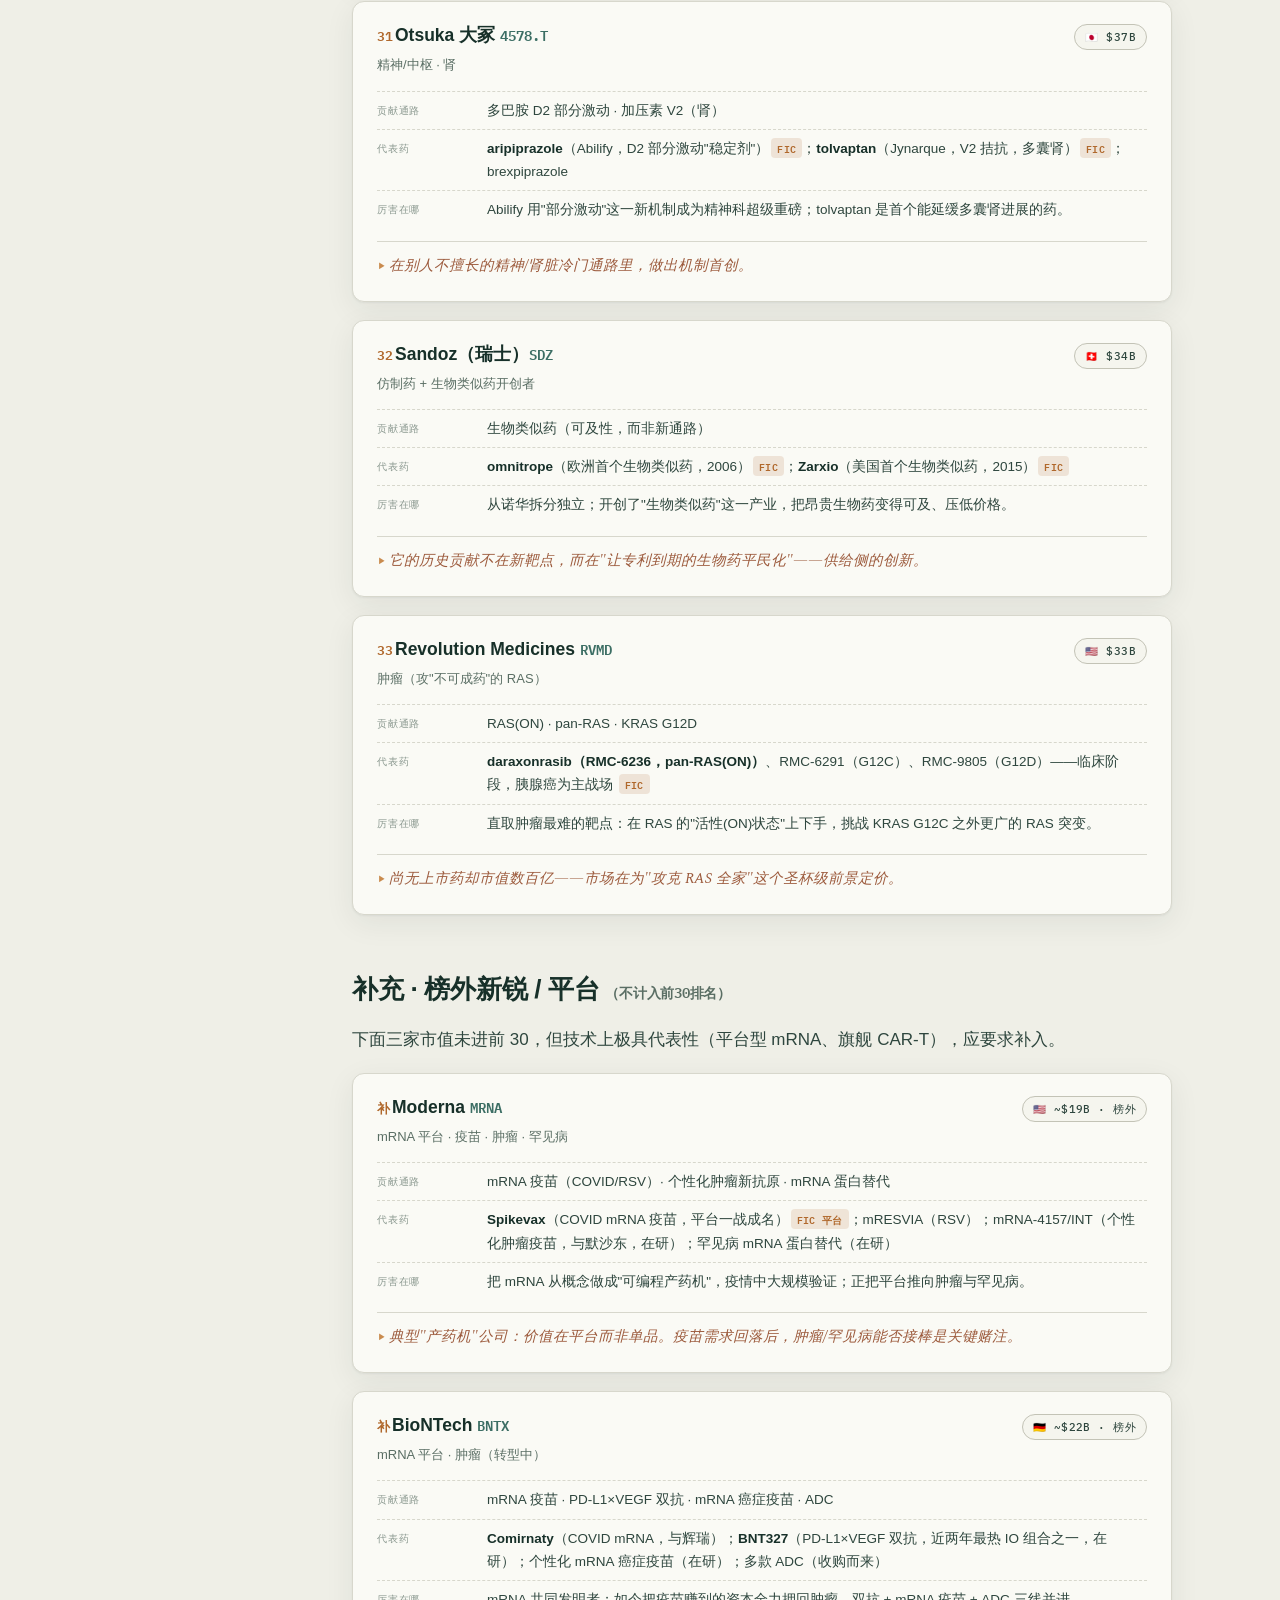
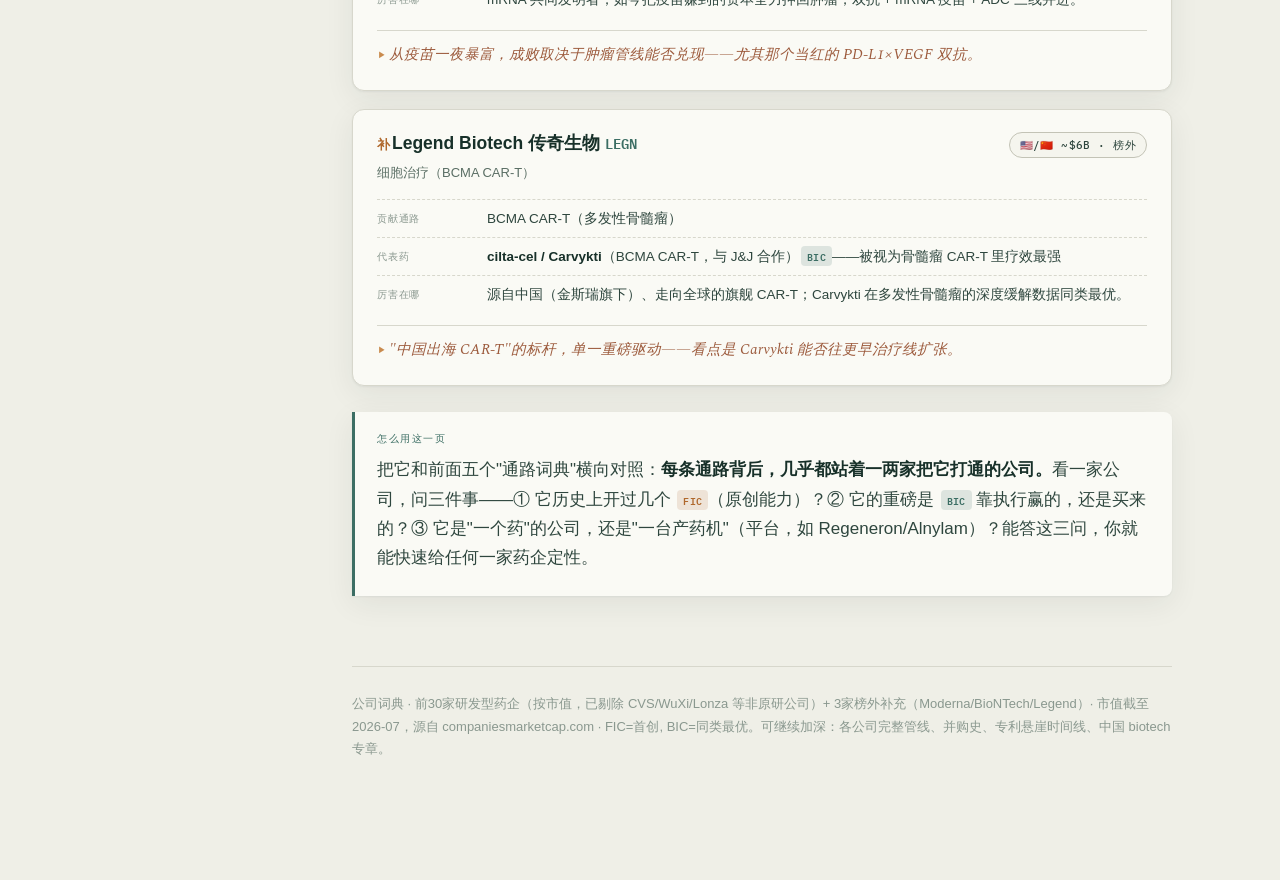
<file: dict/companies.html>
<!DOCTYPE html>
<html lang="zh-Hant">
<head>
<meta charset="UTF-8">
<meta name="viewport" content="width=device-width, initial-scale=1.0">
<title>公司词典 · 前30大药企的通路贡献</title>
<link rel="preconnect" href="https://fonts.googleapis.com">
<link rel="preconnect" href="https://fonts.gstatic.com" crossorigin>
<link href="https://fonts.googleapis.com/css2?family=Fraunces:opsz,wght@9..144,400;9..144,500;9..144,600;9..144,700&family=Spectral:wght@400;500;600&family=IBM+Plex+Mono:wght@400;500;600&display=swap" rel="stylesheet">
<link rel="stylesheet" href="../assets/styles.css">
</head>
<body>
<button class="menu-btn" id="menuBtn">☰ 目录</button>
<div class="scrim" id="scrim"></div>
<div class="shell">
  <aside class="rail" id="rail">
    <div class="brand"><a href="../index.html"><span class="cn">药物创新的逻辑</span></a><br><span style="font-size:14px;color:var(--soft)">The Logic of Drug Discovery</span></div>
    <div class="brand-sub">词典 · 公司与通路贡献</div>
    <div class="rail-divider"></div>
    <div class="nav-label">← 词典其它部分</div>
    <nav>
      <a class="nav-item" href="index.html"><span class="num">§</span><span class="txt">词典首页</span></a>
      <a class="nav-item link" href="matrix.html"><span class="num">⊞</span><span class="txt">公司×通路 矩阵</span></a>
      <a class="nav-item link" href="oncology.html"><span class="num">①</span><span class="txt">肿瘤</span></a>
      <a class="nav-item link" href="immunology.html"><span class="num">②</span><span class="txt">免疫炎症</span></a>
      <a class="nav-item link" href="metabolic.html"><span class="num">③</span><span class="txt">代谢</span></a>
      <a class="nav-item link" href="cns.html"><span class="num">④</span><span class="txt">神经 CNS</span></a>
      <a class="nav-item link" href="rare.html"><span class="num">⑤</span><span class="txt">罕见/遗传病</span></a>
    </nav>
    <div class="rail-divider"></div>
    <div class="nav-label">本页分区</div>
    <nav>
      <a class="nav-item" href="#tierA"><span class="num">A</span><span class="txt">巨头（$1000亿+）</span></a>
      <a class="nav-item" href="#tierB"><span class="num">B</span><span class="txt">大型/专科（$400–1000亿）</span></a>
      <a class="nav-item" href="#tierC"><span class="num">C</span><span class="txt">平台型 biotech（$300–400亿）</span></a>
    </nav>
  </aside>
  <main class="main">
    <section class="page">
      <div class="crumb"><a href="../index.html">主课程</a><span class="sep">›</span><a href="index.html">词典</a><span class="sep">›</span>公司与通路贡献</div>
      <div class="eyebrow">Dictionary ⑥ · Who Built What</div>
      <h1><span class="cn">公司词典</span> <span style="font-family:var(--mono);font-size:17px;color:var(--soft)">Top 30 · 通路贡献</span></h1>
      <p class="lede">换个角度看这门课：不是"哪条通路"，而是"谁把它打通的"。按当前市值从大到小取前 30 家研发型药企，每家列出它在历史上做出<strong>巨大研发贡献的通路</strong>，标出代表药是 <span class="fic">FIC 首创</span> 还是 <span class="bic">BIC 同类最优</span>，并一句话说清它厉害在哪。</p>

      <div class="note"><span class="tag">读法与口径</span>
        <p><span class="fic">FIC</span> = First-in-class 首个打通该机制；<span class="bic">BIC</span> = Best-in-class 非首个但做得最好/最大。市值截至 <strong>2026 年 7 月</strong>（会变动，数据源 companiesmarketcap.com）。</p>
        <p>已<strong>剔除市值榜里的非研发型公司</strong>：CVS Health（榜单第12，PBM/零售/保险）、WuXi 药明康德（第23，CRO 研发外包）、Lonza（第27，CDMO 代工）——它们市值高但不做原创新药、无"自研通路贡献"，故以次补足到 30 家原研公司。</p>
      </div>

      <!-- =================== TIER A =================== -->
      <h2 id="tierA" class="anchor-h"><span class="cn">A · 巨头（市值 $1000 亿以上）</span></h2>

      <div class="entry">
        <div class="e-top"><div class="e-title"><span class="e-rank">01</span>Eli Lilly 礼来 <span class="tgt">LLY</span></div><span class="badge cap">🇺🇸 $962B</span></div>
        <div class="e-path">代谢/肥胖 · 内分泌 · 精神 · 神经退行</div>
        <div class="erow"><span class="lbl">贡献通路</span><span class="val">胰岛素（百年基石）· incretin 双靶 · SSRI 抑郁 · 抗淀粉样</span></div>
        <div class="erow"><span class="lbl">代表药</span><span class="val"><b>tirzepatide</b>（Mounjaro/Zepbound，GIP/GLP-1 双靶）<span class="bic">BIC</span>；<b>fluoxetine</b>（百忧解 Prozac，首个 SSRI）<span class="fic">FIC</span>；首批人胰岛素 <span class="fic">FIC</span>；donanemab（抗 Aβ）</span></div>
        <div class="erow"><span class="lbl">厉害在哪</span><span class="val">百忧解重塑了抑郁症治疗；tirzepatide 用"双靶"把减重效果推到手术级，正带 Lilly 冲上全球市值第一的药企。</span></div>
        <div class="e-insight">从胰岛素到 GLP-1，Lilly 是"代谢/内分泌"这条线一百年的主角。</div>
      </div>

      <div class="entry">
        <div class="e-top"><div class="e-title"><span class="e-rank">02</span>Johnson & Johnson 强生 <span class="tgt">JNJ</span></div><span class="badge cap">🇺🇸 $537B</span></div>
        <div class="e-path">免疫 · 血液肿瘤 · 前列腺癌 · 精神</div>
        <div class="erow"><span class="lbl">贡献通路</span><span class="val">IL-12/23 · BTK · CD38 · CYP17（雄激素合成）· NMDA</span></div>
        <div class="erow"><span class="lbl">代表药</span><span class="val"><b>ustekinumab</b>（Stelara，IL-12/23）<span class="fic">FIC</span>；<b>daratumumab</b>（Darzalex，抗 CD38 骨髓瘤）<span class="fic">FIC</span>；<b>abiraterone</b>（Zytiga）<span class="fic">FIC</span>；ibrutinib（BTK，与 Pharmacyclics）；esketamine（速效抗抑郁）<span class="fic">FIC</span></span></div>
        <div class="erow"><span class="lbl">厉害在哪</span><span class="val">在自免和血液瘤同时开出多个 FIC；Darzalex 把 CD38 变成骨髓瘤支柱靶点。</span></div>
        <div class="e-insight">"多点开花的 FIC 工厂"——很少有公司能在这么多不相干的通路上都拿下首创。</div>
      </div>

      <div class="entry">
        <div class="e-top"><div class="e-title"><span class="e-rank">03</span>AbbVie 艾伯维 <span class="tgt">ABBV</span></div><span class="badge cap">🇺🇸 $384B</span></div>
        <div class="e-path">免疫炎症 · 血液肿瘤 · 神经/医美</div>
        <div class="erow"><span class="lbl">贡献通路</span><span class="val">TNF-α · IL-23 · JAK · BCL-2（凋亡）· CGRP</span></div>
        <div class="erow"><span class="lbl">代表药</span><span class="val"><b>adalimumab</b>（Humira，抗 TNF）——史上最畅销药<span class="bic">BIC</span>；<b>venetoclax</b>（Venclexta，首个 BCL-2/BH3 模拟物）<span class="fic">FIC</span>；risankizumab（Skyrizi，IL-23）、upadacitinib（Rinvoq，JAK）</span></div>
        <div class="erow"><span class="lbl">厉害在哪</span><span class="val">Humira 十年霸榜；面对专利悬崖，用 Skyrizi+Rinvoq 成功接棒，是"专利悬崖平稳过渡"的教科书。</span></div>
        <div class="e-insight">venetoclax 证明"诱导凋亡"可成药——把一条老思路重新打通。</div>
      </div>

      <div class="entry">
        <div class="e-top"><div class="e-title"><span class="e-rank">04</span>Roche 罗氏（含 Genentech/Chugai）<span class="tgt">RO</span></div><span class="badge cap">🇨🇭 $319B</span></div>
        <div class="e-path">实体瘤 · 血液瘤 · 血友病 · 神经免疫 · 诊断</div>
        <div class="erow"><span class="lbl">贡献通路</span><span class="val">HER2 · CD20 · VEGF · PD-L1 · 凝血因子桥接 · IL-6</span></div>
        <div class="erow"><span class="lbl">代表药</span><span class="val"><b>trastuzumab</b>（Herceptin，HER2）<span class="fic">FIC</span>+开创"伴随诊断"；<b>rituximab</b>（美罗华，首个抗癌单抗）<span class="fic">FIC</span>；bevacizumab（Avastin，VEGF）<span class="fic">FIC</span>；<b>emicizumab</b>（Hemlibra，双抗模拟凝血）<span class="fic">FIC</span></span></div>
        <div class="erow"><span class="lbl">厉害在哪</span><span class="val">经 Genentech 几乎定义了"抗体抗癌"整个时代；Herceptin 缔造了"先测基因、再给药"的精准范式。</span></div>
        <div class="e-insight">单抗肿瘤学的开山鼻祖，还坐拥全球最强的"药+诊断"闭环。</div>
      </div>

      <div class="entry">
        <div class="e-top"><div class="e-title"><span class="e-rank">05</span>Merck & Co 默沙东（MSD）<span class="tgt">MRK</span></div><span class="badge cap">🇺🇸 $283B</span></div>
        <div class="e-path">免疫肿瘤 · 疫苗 · 血脂 · 糖尿病</div>
        <div class="erow"><span class="lbl">贡献通路</span><span class="val">PD-1 · HMG-CoA（他汀）· HPV 疫苗 · DPP-4</span></div>
        <div class="erow"><span class="lbl">代表药</span><span class="val"><b>pembrolizumab</b>（Keytruda，PD-1）——正成为史上最畅销药<span class="bic">BIC</span>；<b>lovastatin</b>（首个他汀）<span class="fic">FIC</span>；<b>Gardasil</b>（HPV，首个防癌疫苗）<span class="fic">FIC</span>；sitagliptin（DPP-4）<span class="fic">FIC</span></span></div>
        <div class="erow"><span class="lbl">厉害在哪</span><span class="val">开创他汀（降脂革命）和防癌疫苗两大类；K 药靠"联用+跨瘤种扩张"做成免疫肿瘤的绝对王者。</span></div>
        <div class="e-insight">既有 FIC 的原创底蕴（他汀/HPV），又有 BIC 的商业执行（K 药）。</div>
      </div>

      <div class="entry">
        <div class="e-top"><div class="e-title"><span class="e-rank">06</span>Novartis 诺华 <span class="tgt">NVS</span></div><span class="badge cap">🇨🇭 $274B</span></div>
        <div class="e-path">靶向肿瘤 · 细胞/放射治疗 · 心衰 · 免疫 · 基因治疗</div>
        <div class="erow"><span class="lbl">贡献通路</span><span class="val">BCR-ABL · CAR-T · 放射配体 · ARNI · IL-17 · SMN</span></div>
        <div class="erow"><span class="lbl">代表药</span><span class="val"><b>imatinib</b>（格列卫，BCR-ABL）——精准靶向的开山之作<span class="fic">FIC</span>；<b>tisagenlecleucel</b>（Kymriah，首个 CAR-T）<span class="fic">FIC</span>；sacubitril/valsartan（Entresto，ARNI）<span class="fic">FIC</span>；secukinumab（IL-17）<span class="fic">FIC</span>；Pluvicto（放射配体）</span></div>
        <div class="erow"><span class="lbl">厉害在哪</span><span class="val">格列卫开启了整个"精准靶向"时代；又率先押注 CAR-T、放射配体等新模态，模态覆盖最全。</span></div>
        <div class="e-insight">"新模态最早的下注者"——从靶向到细胞到放射配体，一路踩点。</div>
      </div>

      <div class="entry">
        <div class="e-top"><div class="e-title"><span class="e-rank">07</span>AstraZeneca 阿斯利康 <span class="tgt">AZN</span></div><span class="badge cap">🇬🇧 $273B</span></div>
        <div class="e-path">肿瘤（靶向/ADC）· 心肾代谢 · 呼吸</div>
        <div class="erow"><span class="lbl">贡献通路</span><span class="val">PARP（合成致死）· EGFR · HER2-ADC · SGLT2 · TSLP</span></div>
        <div class="erow"><span class="lbl">代表药</span><span class="val"><b>olaparib</b>（Lynparza，首个 PARP）<span class="fic">FIC</span>；<b>osimertinib</b>（泰瑞沙，三代 EGFR）<span class="bic">BIC</span>；<b>T-DXd/Enhertu</b>（HER2 ADC，与第一三共）<span class="bic">BIC</span>；dapagliflozin（SGLT2 心肾）；tezepelumab（TSLP）<span class="fic">FIC</span></span></div>
        <div class="erow"><span class="lbl">厉害在哪</span><span class="val">Lynparza 把"合成致死"从理论变成药；Enhertu 重新定义 HER2 治疗并开创"HER2 低表达"新市场。</span></div>
        <div class="e-insight">近十年转型最成功的大药企，靠肿瘤（PARP/EGFR/ADC）+心肾代谢双引擎翻身。</div>
      </div>

      <div class="entry">
        <div class="e-top"><div class="e-title"><span class="e-rank">08</span>Novo Nordisk 诺和诺德 <span class="tgt">NVO</span></div><span class="badge cap">🇩🇰 $186B</span></div>
        <div class="e-path">糖尿病 · 肥胖 · 血友病</div>
        <div class="erow"><span class="lbl">贡献通路</span><span class="val">胰岛素（百年）· GLP-1（肠促胰素）· 凝血</span></div>
        <div class="erow"><span class="lbl">代表药</span><span class="val"><b>semaglutide</b>（Ozempic/Wegovy，GLP-1）<span class="bic">BIC</span>；<b>Rybelsus</b>（首个口服 GLP-1）<span class="fic">FIC</span>；liraglutide；胰岛素百年谱系</span></div>
        <div class="erow"><span class="lbl">厉害在哪</span><span class="val">把 GLP-1 从降糖做成"肥胖超级周期"，并率先实现多肽口服化——一度成为欧洲市值最高的公司。</span></div>
        <div class="e-insight">"一条通路吃百年"：从胰岛素到 GLP-1，代谢领域最纯粹的专家。</div>
      </div>

      <div class="entry">
        <div class="e-top"><div class="e-title"><span class="e-rank">09</span>Amgen 安进 <span class="tgt">AMGN</span></div><span class="badge cap">🇺🇸 $183B</span></div>
        <div class="e-path">生物药先驱 · 骨/血液 · 血脂 · 肿瘤</div>
        <div class="erow"><span class="lbl">贡献通路</span><span class="val">EPO（红细胞）· G-CSF（中性粒）· RANKL（骨）· PCSK9 · KRAS · BiTE · CGRP</span></div>
        <div class="erow"><span class="lbl">代表药</span><span class="val"><b>epoetin/filgrastim</b>（EPO/G-CSF，定义早期生物药时代）<span class="fic">FIC</span>；<b>blinatumomab</b>（首个 BiTE 双抗）<span class="fic">FIC</span>；<b>sotorasib</b>（首个 KRAS G12C）<span class="fic">FIC</span>；denosumab（RANKL）<span class="fic">FIC</span>；erenumab（首个 CGRP-R 抗体）<span class="fic">FIC</span></span></div>
        <div class="erow"><span class="lbl">厉害在哪</span><span class="val">用 EPO/G-CSF 证明"重组蛋白当药"可行，是 biotech 工业化的奠基者；后又拿下 BiTE、KRAS 等多个首创。</span></div>
        <div class="e-insight">FIC 密度最高的公司之一——从蛋白药到双抗到"不可成药"靶点，屡开先河。</div>
      </div>

      <div class="entry">
        <div class="e-top"><div class="e-title"><span class="e-rank">10</span>Gilead Sciences 吉利德 <span class="tgt">GILD</span></div><span class="badge cap">🇺🇸 $160B</span></div>
        <div class="e-path">抗病毒（HIV/HCV）· 肿瘤（细胞/ADC）</div>
        <div class="erow"><span class="lbl">贡献通路</span><span class="val">HIV 逆转录/整合/衣壳 · HCV NS5B · TROP2 · CD19 CAR-T</span></div>
        <div class="erow"><span class="lbl">代表药</span><span class="val"><b>sofosbuvir</b>（Sovaldi/Harvoni，治愈丙肝）<span class="fic">FIC</span>；HIV 单片方案 + PrEP（Truvada/Descovy）+ lenacapavir（衣壳抑制，长效）<span class="fic">FIC</span>；<b>Trodelvy</b>（首个 TROP2 ADC）<span class="fic">FIC</span></span></div>
        <div class="erow"><span class="lbl">厉害在哪</span><span class="val">sofosbuvir 让丙肝从终身病变成"吃几周治愈"；HIV 单片疗法与 PrEP 定义了现代抗病毒。</span></div>
        <div class="e-insight">"治愈型药物"的代表——把慢性传染病做到清除或长效预防。</div>
      </div>

      <div class="entry">
        <div class="e-top"><div class="e-title"><span class="e-rank">11</span>Pfizer 辉瑞 <span class="tgt">PFE</span></div><span class="badge cap">🇺🇸 $144B</span></div>
        <div class="e-path">心血管 · 疫苗 · 肿瘤 · 免疫</div>
        <div class="erow"><span class="lbl">贡献通路</span><span class="val">他汀（BIC）· PDE5 · 肺炎球菌结合疫苗 · mRNA · CDK4/6 · JAK</span></div>
        <div class="erow"><span class="lbl">代表药</span><span class="val"><b>atorvastatin</b>（立普妥 Lipitor，一代药王）<span class="bic">BIC</span>；<b>sildenafil</b>（伟哥，PDE5）<span class="fic">FIC</span>；<b>palbociclib</b>（Ibrance，首个 CDK4/6）<span class="fic">FIC</span>；tofacitinib（首个口服 JAK）<span class="fic">FIC</span>；Comirnaty（mRNA 疫苗，与 BioNTech）</span></div>
        <div class="erow"><span class="lbl">厉害在哪</span><span class="val">立普妥是"史上销售之王"级别的产品；Ibrance 开创 CDK4/6，改写 HR+ 乳腺癌一线。</span></div>
        <div class="e-insight">规模与商业化的极致，兼有 PDE5、CDK4/6、JAK 等多个首创。</div>
      </div>

      <div class="entry">
        <div class="e-top"><div class="e-title"><span class="e-rank">13</span>Bristol Myers Squibb 百时美施贵宝 <span class="tgt">BMY</span></div><span class="badge cap">🇺🇸 $112B</span></div>
        <div class="e-path">免疫肿瘤 · 抗凝 · 血液（免疫调节）· 精神</div>
        <div class="erow"><span class="lbl">贡献通路</span><span class="val">CTLA-4 · PD-1 · LAG-3 · 因子 Xa · IMiD · TYK2</span></div>
        <div class="erow"><span class="lbl">代表药</span><span class="val"><b>ipilimumab</b>（Yervoy，首个免疫检查点）<span class="fic">FIC</span>；nivolumab（Opdivo，PD-1）；<b>relatlimab</b>（首个 LAG-3）<span class="fic">FIC</span>；apixaban（Eliquis，Xa）<span class="bic">BIC</span>；lenalidomide（Revlimid，IMiD）；deucravacitinib（首个 TYK2）<span class="fic">FIC</span></span></div>
        <div class="erow"><span class="lbl">厉害在哪</span><span class="val">Yervoy 打响免疫检查点第一枪（获诺奖机制）；此后又拿下 LAG-3、TYK2 两个"下一个检查点/激酶"首创。</span></div>
        <div class="e-insight">免疫肿瘤的"开局者"，擅长把新一代免疫机制第一个做成药。</div>
      </div>

      <div class="entry">
        <div class="e-top"><div class="e-title"><span class="e-rank">14</span>Vertex 福泰 <span class="tgt">VRTX</span></div><span class="badge cap">🇺🇸 $109B</span></div>
        <div class="e-path">囊性纤维化 · 疼痛 · 基因编辑（血液）</div>
        <div class="erow"><span class="lbl">贡献通路</span><span class="val">CFTR（蛋白矫正）· Nav1.8（外周痛）· BCL11A（CRISPR）</span></div>
        <div class="erow"><span class="lbl">代表药</span><span class="val"><b>ivacaftor→Trikafta</b>（CFTR 矫正，覆盖~90% CF）<span class="fic">FIC</span>；<b>suzetrigine</b>（Journavx，Nav1.8 非阿片止痛）<span class="fic">FIC</span>；<b>Casgevy</b>（首个 CRISPR 疗法，与 CRISPR Tx）<span class="fic">FIC</span></span></div>
        <div class="erow"><span class="lbl">厉害在哪</span><span class="val">"垂直深耕一个病直到通吃"的典范：把囊性纤维化从无解做到几乎全覆盖；又开出首个非阿片新机制止痛药。</span></div>
        <div class="e-insight">最纯粹的"科学驱动"biotech——只做别人做不了的硬骨头。</div>
      </div>

      <div class="entry">
        <div class="e-top"><div class="e-title"><span class="e-rank">15</span>Sanofi 赛诺菲 <span class="tgt">SNY</span></div><span class="badge cap">🇫🇷 $101B</span></div>
        <div class="e-path">免疫（2型炎症）· 糖尿病 · 罕见病（酶替代）· 疫苗</div>
        <div class="erow"><span class="lbl">贡献通路</span><span class="val">IL-4/13 · 基础胰岛素 · 溶酶体酶替代 · 疫苗</span></div>
        <div class="erow"><span class="lbl">代表药</span><span class="val"><b>dupilumab</b>（Dupixent，IL-4Rα，与 Regeneron）<span class="bic">BIC</span>；insulin glargine（Lantus，基础胰岛素）<span class="bic">BIC</span>；<b>Genzyme 酶替代</b>（Cerezyme 治戈谢病等）<span class="fic">FIC</span></span></div>
        <div class="erow"><span class="lbl">厉害在哪</span><span class="val">Dupixent 成为"2 型炎症"跨多病的超级重磅；Genzyme 开创了罕见病"酶替代"商业模式。</span></div>
        <div class="e-insight">靠 Dupixent 一条 2 型炎症主轴不断扩病，价值持续滚大。</div>
      </div>

      <!-- =================== TIER B =================== -->
      <h2 id="tierB" class="anchor-h"><span class="cn">B · 大型/专科（市值约 $400–1000 亿）</span></h2>

      <div class="entry">
        <div class="e-top"><div class="e-title"><span class="e-rank">16</span>GSK 葛兰素史克 <span class="tgt">GSK</span></div><span class="badge cap">🇬🇧 $100B</span></div>
        <div class="e-path">呼吸 · HIV · 疫苗</div>
        <div class="erow"><span class="lbl">贡献通路</span><span class="val">吸入激素/长效 β激动 · INSTI 整合酶 · 带状疱疹/RSV/疟疾疫苗</span></div>
        <div class="erow"><span class="lbl">代表药</span><span class="val">Advair（氟替卡松/沙美特罗，呼吸支柱）；<b>dolutegravir</b>（Tivicay，INSTI）<span class="bic">BIC</span>；<b>Shingrix</b>（带疱疫苗）<span class="bic">BIC</span>；<b>Arexvy</b>（首个 RSV 疫苗）+ Mosquirix（首个疟疾疫苗）<span class="fic">FIC</span></span></div>
        <div class="erow"><span class="lbl">厉害在哪</span><span class="val">全球疫苗巨头——首个疟疾、首个 RSV 疫苗都出自 GSK；HIV（ViiV）的整合酶抑制剂是当前一线基石。</span></div>
        <div class="e-insight">"疫苗+呼吸+HIV"三根支柱，疫苗研发底蕴尤其深。</div>
      </div>

      <div class="entry">
        <div class="e-top"><div class="e-title"><span class="e-rank">17</span>Chugai 中外制药 <span class="tgt">4519.T</span></div><span class="badge cap">🇯🇵 $76B</span></div>
        <div class="e-path">免疫 · 血友病 · 抗体工程</div>
        <div class="erow"><span class="lbl">贡献通路</span><span class="val">IL-6 · 凝血因子桥接 · 抗体回收工程</span></div>
        <div class="erow"><span class="lbl">代表药</span><span class="val"><b>tocilizumab</b>（Actemra，首个 IL-6R 抑制剂）<span class="fic">FIC</span>；<b>emicizumab</b>（Hemlibra，双抗模拟凝血）<span class="fic">FIC</span></span></div>
        <div class="erow"><span class="lbl">厉害在哪</span><span class="val">罗氏旗下、抗体工程一流：Actemra 开创 IL-6 通路（后成 CAR-T 解毒剂 & 新冠用药）；Hemlibra 彻底改写血友病 A。</span></div>
        <div class="e-insight">"小而尖"——靠独家抗体工程平台，单靠两个 FIC 就撑起巨大市值。</div>
      </div>

      <div class="entry">
        <div class="e-top"><div class="e-title"><span class="e-rank">18</span>Merck KGaA 默克（德国）<span class="tgt">MRK.DE</span></div><span class="badge cap">🇩🇪 $67B</span></div>
        <div class="e-path">肿瘤 · 多发性硬化 · 生育</div>
        <div class="erow"><span class="lbl">贡献通路</span><span class="val">EGFR · 嘌呤代谢（MS）· PD-L1</span></div>
        <div class="erow"><span class="lbl">代表药</span><span class="val"><b>cetuximab</b>（Erbitux，EGFR 单抗，早期靶向）<span class="fic">FIC</span>；cladribine（Mavenclad，口服 MS）；avelumab（Bavencio，PD-L1，与辉瑞）</span></div>
        <div class="erow"><span class="lbl">厉害在哪</span><span class="val">Erbitux 是最早的抗 EGFR 单抗之一，奠定结直肠/头颈癌靶向；MS 与生育领域也有稳固franchise。</span></div>
        <div class="e-insight">与美国默沙东同源不同家；老牌德国药企，靶向肿瘤起步早。</div>
      </div>

      <div class="entry">
        <div class="e-top"><div class="e-title"><span class="e-rank">19</span>Regeneron 再生元 <span class="tgt">REGN</span></div><span class="badge cap">🇺🇸 $65B</span></div>
        <div class="e-path">眼科 · 免疫 · 血脂 · 肿瘤 · 抗体平台</div>
        <div class="erow"><span class="lbl">贡献通路</span><span class="val">VEGF（诱饵受体）· IL-4/13 · PCSK9 · PD-1 · 人源抗体/基因组学平台</span></div>
        <div class="erow"><span class="lbl">代表药</span><span class="val"><b>aflibercept</b>（Eylea，VEGF 诱饵）<span class="bic">BIC</span>；<b>dupilumab</b>（Dupixent，与赛诺菲）<span class="bic">BIC</span>；REGEN-COV（新冠抗体鸡尾酒）；cemiplimab（Libtayo，PD-1）</span></div>
        <div class="erow"><span class="lbl">厉害在哪</span><span class="val">Eylea 长年统治湿性 AMD；更关键的是自建 VelociSuite 全人源抗体+遗传学平台，"一台产药机"式持续出药。</span></div>
        <div class="e-insight">"平台型 biotech"标杆——价值在能不断量产新抗体，而非单一产品。</div>
      </div>

      <div class="entry">
        <div class="e-top"><div class="e-title"><span class="e-rank">20</span>UCB（比利时）<span class="tgt">UCB</span></div><span class="badge cap">🇧🇪 $56B</span></div>
        <div class="e-path">免疫 · 癫痫 · 骨</div>
        <div class="erow"><span class="lbl">贡献通路</span><span class="val">TNF（PEG化）· IL-17A/F 双靶 · SV2A（癫痫）· 硬骨素</span></div>
        <div class="erow"><span class="lbl">代表药</span><span class="val"><b>levetiracetam</b>（Keppra，SV2A）<span class="fic">FIC</span>；<b>bimekizumab</b>（Bimzelx，首个 IL-17A+F 双靶）<span class="fic">FIC</span>；romosozumab（Evenity，硬骨素，与安进）<span class="fic">FIC</span>；certolizumab（Cimzia）</span></div>
        <div class="erow"><span class="lbl">厉害在哪</span><span class="val">Keppra 定义现代抗癫痫；Bimzelx 用"双靶 IL-17"在银屑病拿到更高清除率。</span></div>
        <div class="e-insight">在癫痫和免疫两条线都做出机制首创的中型强手。</div>
      </div>

      <div class="entry">
        <div class="e-top"><div class="e-title"><span class="e-rank">21</span>argenx（荷兰/比利时）<span class="tgt">ARGX</span></div><span class="badge cap">🇳🇱 $51B</span></div>
        <div class="e-path">自身抗体介导病（神经免疫/血液）</div>
        <div class="erow"><span class="lbl">贡献通路</span><span class="val">FcRn（IgG 回收）</span></div>
        <div class="erow"><span class="lbl">代表药</span><span class="val"><b>efgartigimod</b>（Vyvgart，首个 FcRn 拮抗剂）<span class="fic">FIC</span>——重症肌无力、CIDP、ITP</span></div>
        <div class="erow"><span class="lbl">厉害在哪</span><span class="val">把"加速清除致病 IgG"做成一个平台机制：不管哪种自身抗体，都能一网打尽，快速横扫多个抗体病。</span></div>
        <div class="e-insight">单一 FIC 机制 + 平台化扩病，是近年 biotech 最漂亮的崛起故事之一。</div>
      </div>

      <div class="entry">
        <div class="e-top"><div class="e-title"><span class="e-rank">22</span>Galderma（瑞士）<span class="tgt">GALD</span></div><span class="badge cap">🇨🇭 $48B</span></div>
        <div class="e-path">皮肤科纯玩家（治疗+医美）</div>
        <div class="erow"><span class="lbl">贡献通路</span><span class="val">IL-31（瘙痒）· 维A酸/抗雄（痤疮）· 医美填充</span></div>
        <div class="erow"><span class="lbl">代表药</span><span class="val"><b>nemolizumab</b>（Nemluvio，IL-31 抗痒）<span class="fic">FIC</span>；adapalene（达芙文，痤疮）；Restylane（玻尿酸填充）、Dysport</span></div>
        <div class="erow"><span class="lbl">厉害在哪</span><span class="val">全球最大的皮肤科专营公司；IL-31 把"痒"本身当靶点，是特应性皮炎/结节性痒疹的新机制。</span></div>
        <div class="e-insight">专科垂直玩家：新通路贡献不如大药企多，但在皮肤/医美是绝对龙头。</div>
      </div>

      <div class="entry">
        <div class="e-top"><div class="e-title"><span class="e-rank">24</span>Takeda 武田 <span class="tgt">TAK</span></div><span class="badge cap">🇯🇵 $47B</span></div>
        <div class="e-path">消化 · 血液肿瘤 · 罕见病 · 疫苗</div>
        <div class="erow"><span class="lbl">贡献通路</span><span class="val">α4β7 整合素（肠选择）· 蛋白酶体 · 激肽释放酶（HAE）</span></div>
        <div class="erow"><span class="lbl">代表药</span><span class="val"><b>bortezomib</b>（Velcade，首个蛋白酶体抑制剂）<span class="fic">FIC</span>；<b>vedolizumab</b>（Entyvio，肠选择性 α4β7）<span class="fic">FIC</span>；lanadelumab（Takhzyro，HAE）；Qdenga（登革疫苗）</span></div>
        <div class="erow"><span class="lbl">厉害在哪</span><span class="val">Velcade 开创"蛋白酶体"打骨髓瘤；Entyvio 用"只作用于肠道"的巧思降低全身免疫抑制。</span></div>
        <div class="e-insight">日本最大药企，靠并购（Millennium/Shire）补齐肿瘤与罕见病 FIC。</div>
      </div>

      <div class="entry">
        <div class="e-top"><div class="e-title"><span class="e-rank">25</span>Jiangsu Hengrui 江苏恒瑞 <span class="tgt">600276</span></div><span class="badge cap">🇨🇳 $46B</span></div>
        <div class="e-path">肿瘤 · 麻醉 · 造影 · （日益）对外授权</div>
        <div class="erow"><span class="lbl">贡献通路</span><span class="val">PD-1 · VEGFR2 · HER2 TKI · 广谱快速跟随</span></div>
        <div class="erow"><span class="lbl">代表药</span><span class="val">camrelizumab（艾瑞卡，PD-1）；apatinib（VEGFR2 TKI）；pyrotinib（HER2 TKI）；近年把 GLP-1、DLL3 等资产 license-out 给跨国</span></div>
        <div class="erow"><span class="lbl">厉害在哪</span><span class="val">中国最大的创新药企：早期以"快速跟随+仿制"起家，正转向 first/best-in-class 并大规模对外授权。</span></div>
        <div class="e-insight">看它，就是在看"中国 biotech 崛起 + 对外授权潮"这条大趋势的缩影。</div>
      </div>

      <div class="entry">
        <div class="e-top"><div class="e-title"><span class="e-rank">26</span>Sun Pharma 太阳制药 <span class="tgt">SUNPHARMA</span></div><span class="badge cap">🇮🇳 $45B</span></div>
        <div class="e-path">仿制药巨头 + 专科（皮肤/眼科）</div>
        <div class="erow"><span class="lbl">贡献通路</span><span class="val">IL-23（银屑病）· 抗雄（痤疮）· JAK（脱发）</span></div>
        <div class="erow"><span class="lbl">代表药</span><span class="val">tildrakizumab（Ilumya，IL-23）；<b>clascoterone</b>（Winlevi，首个外用抗雄治痤疮）<span class="fic">FIC</span>；deuruxolitinib（脱发）</span></div>
        <div class="erow"><span class="lbl">厉害在哪</span><span class="val">印度最大药企、全球领先仿制药商；同时在皮肤专科做出如"首个外用抗雄"这样的小而巧的创新。</span></div>
        <div class="e-insight">代表"仿制药规模 + 专科创新"的路线，原创通路贡献相对有限。</div>
      </div>

      <div class="entry">
        <div class="e-top"><div class="e-title"><span class="e-rank">28</span>Bayer 拜耳（德国）<span class="tgt">BAYN.DE</span></div><span class="badge cap">🇩🇪 $40B</span></div>
        <div class="e-path">心血管肾 · 肿瘤 · 女性健康 · 放射</div>
        <div class="erow"><span class="lbl">贡献通路</span><span class="val">阿司匹林（历史）· 因子 Xa · 非甾体 MRA · sGC · 多激酶</span></div>
        <div class="erow"><span class="lbl">代表药</span><span class="val"><b>阿司匹林</b>（乙酰水杨酸，百年基石）<span class="fic">FIC</span>；rivaroxaban（Xarelto，Xa，与 J&J）；<b>finerenone</b>（Kerendia，首个非甾体 MRA，糖尿病肾病）<span class="fic">FIC</span>；radium-223（放射）</span></div>
        <div class="erow"><span class="lbl">厉害在哪</span><span class="val">阿司匹林是现代药理学的起点之一；finerenone 用"非甾体 MRA"给糖尿病肾病开新路。</span></div>
        <div class="e-insight">历史最悠久的药企之一，从阿司匹林到现代心肾代谢一脉相承。</div>
      </div>

      <!-- =================== TIER C =================== -->
      <h2 id="tierC" class="anchor-h"><span class="cn">C · 平台型 biotech / 专科（市值约 $300–400 亿）</span></h2>

      <div class="entry">
        <div class="e-top"><div class="e-title"><span class="e-rank">29</span>Alnylam <span class="tgt">ALNY</span></div><span class="badge cap">🇺🇸 $39B</span></div>
        <div class="e-path">RNAi（siRNA）平台开创者</div>
        <div class="erow"><span class="lbl">贡献通路</span><span class="val">TTR · ALAS1（卟啉症）· HAO1（高草酸尿）· PCSK9 · GalNAc 肝递送</span></div>
        <div class="erow"><span class="lbl">代表药</span><span class="val"><b>patisiran</b>（Onpattro，全球首个 siRNA 药）<span class="fic">FIC</span>；vutrisiran（TTR）、givosiran、lumasiran；inclisiran（PCSK9，授权诺华）</span></div>
        <div class="erow"><span class="lbl">厉害在哪</span><span class="val">从零把 RNAi 做成一整类药，并用 GalNAc 偶联解决"送到肝"的递送难题——开创了一个模态。</span></div>
        <div class="e-insight">"发明了一种弹药"的公司：siRNA 这条模态基本是 Alnylam 一手带大的。</div>
      </div>

      <div class="entry">
        <div class="e-top"><div class="e-title"><span class="e-rank">30</span>Teva 梯瓦 <span class="tgt">TEVA</span></div><span class="badge cap">🇮🇱 $38B</span></div>
        <div class="e-path">全球仿制药龙头 + 神经专科</div>
        <div class="erow"><span class="lbl">贡献通路</span><span class="val">免疫调节（MS）· VMAT2（运动障碍）· CGRP</span></div>
        <div class="erow"><span class="lbl">代表药</span><span class="val"><b>glatiramer</b>（Copaxone，独特机制治 MS）；<b>Austedo</b>（deutetrabenazine，VMAT2，迟发性运动障碍）；Ajovy（CGRP）</span></div>
        <div class="erow"><span class="lbl">厉害在哪</span><span class="val">世界最大仿制药企；在创新端以神经科为主（Copaxone、氘代 VMAT2）。</span></div>
        <div class="e-insight">规模来自仿制药，创新通路贡献集中在神经领域。</div>
      </div>

      <div class="entry">
        <div class="e-top"><div class="e-title"><span class="e-rank">31</span>Otsuka 大冢 <span class="tgt">4578.T</span></div><span class="badge cap">🇯🇵 $37B</span></div>
        <div class="e-path">精神/中枢 · 肾</div>
        <div class="erow"><span class="lbl">贡献通路</span><span class="val">多巴胺 D2 部分激动 · 加压素 V2（肾）</span></div>
        <div class="erow"><span class="lbl">代表药</span><span class="val"><b>aripiprazole</b>（Abilify，D2 部分激动"稳定剂"）<span class="fic">FIC</span>；<b>tolvaptan</b>（Jynarque，V2 拮抗，多囊肾）<span class="fic">FIC</span>；brexpiprazole</span></div>
        <div class="erow"><span class="lbl">厉害在哪</span><span class="val">Abilify 用"部分激动"这一新机制成为精神科超级重磅；tolvaptan 是首个能延缓多囊肾进展的药。</span></div>
        <div class="e-insight">在别人不擅长的精神/肾脏冷门通路里，做出机制首创。</div>
      </div>

      <div class="entry">
        <div class="e-top"><div class="e-title"><span class="e-rank">32</span>Sandoz（瑞士）<span class="tgt">SDZ</span></div><span class="badge cap">🇨🇭 $34B</span></div>
        <div class="e-path">仿制药 + 生物类似药开创者</div>
        <div class="erow"><span class="lbl">贡献通路</span><span class="val">生物类似药（可及性，而非新通路）</span></div>
        <div class="erow"><span class="lbl">代表药</span><span class="val"><b>omnitrope</b>（欧洲首个生物类似药，2006）<span class="fic">FIC</span>；<b>Zarxio</b>（美国首个生物类似药，2015）<span class="fic">FIC</span></span></div>
        <div class="erow"><span class="lbl">厉害在哪</span><span class="val">从诺华拆分独立；开创了"生物类似药"这一产业，把昂贵生物药变得可及、压低价格。</span></div>
        <div class="e-insight">它的历史贡献不在新靶点，而在"让专利到期的生物药平民化"——供给侧的创新。</div>
      </div>

      <div class="entry">
        <div class="e-top"><div class="e-title"><span class="e-rank">33</span>Revolution Medicines <span class="tgt">RVMD</span></div><span class="badge cap">🇺🇸 $33B</span></div>
        <div class="e-path">肿瘤（攻"不可成药"的 RAS）</div>
        <div class="erow"><span class="lbl">贡献通路</span><span class="val">RAS(ON) · pan-RAS · KRAS G12D</span></div>
        <div class="erow"><span class="lbl">代表药</span><span class="val"><b>daraxonrasib（RMC-6236，pan-RAS(ON)）</b>、RMC-6291（G12C）、RMC-9805（G12D）——临床阶段，胰腺癌为主战场 <span class="fic">FIC</span></span></div>
        <div class="erow"><span class="lbl">厉害在哪</span><span class="val">直取肿瘤最难的靶点：在 RAS 的"活性(ON)状态"上下手，挑战 KRAS G12C 之外更广的 RAS 突变。</span></div>
        <div class="e-insight">尚无上市药却市值数百亿——市场在为"攻克 RAS 全家"这个圣杯级前景定价。</div>
      </div>

      <h2 id="extra" class="anchor-h"><span class="cn">补充 · 榜外新锐 / 平台</span> <span style="font-family:var(--mono);font-size:14px;color:var(--soft)">（不计入前30排名）</span></h2>
      <p>下面三家市值未进前 30，但技术上极具代表性（平台型 mRNA、旗舰 CAR-T），应要求补入。</p>

      <div class="entry">
        <div class="e-top"><div class="e-title"><span class="e-rank">补</span>Moderna <span class="tgt">MRNA</span></div><span class="badge cap">🇺🇸 ~$19B · 榜外</span></div>
        <div class="e-path">mRNA 平台 · 疫苗 · 肿瘤 · 罕见病</div>
        <div class="erow"><span class="lbl">贡献通路</span><span class="val">mRNA 疫苗（COVID/RSV）· 个性化肿瘤新抗原 · mRNA 蛋白替代</span></div>
        <div class="erow"><span class="lbl">代表药</span><span class="val"><b>Spikevax</b>（COVID mRNA 疫苗，平台一战成名）<span class="fic">FIC 平台</span>；mRESVIA（RSV）；mRNA-4157/INT（个性化肿瘤疫苗，与默沙东，在研）；罕见病 mRNA 蛋白替代（在研）</span></div>
        <div class="erow"><span class="lbl">厉害在哪</span><span class="val">把 mRNA 从概念做成"可编程产药机"，疫情中大规模验证；正把平台推向肿瘤与罕见病。</span></div>
        <div class="e-insight">典型"产药机"公司：价值在平台而非单品。疫苗需求回落后，肿瘤/罕见病能否接棒是关键赌注。</div>
      </div>

      <div class="entry">
        <div class="e-top"><div class="e-title"><span class="e-rank">补</span>BioNTech <span class="tgt">BNTX</span></div><span class="badge cap">🇩🇪 ~$22B · 榜外</span></div>
        <div class="e-path">mRNA 平台 · 肿瘤（转型中）</div>
        <div class="erow"><span class="lbl">贡献通路</span><span class="val">mRNA 疫苗 · PD-L1×VEGF 双抗 · mRNA 癌症疫苗 · ADC</span></div>
        <div class="erow"><span class="lbl">代表药</span><span class="val"><b>Comirnaty</b>（COVID mRNA，与辉瑞）；<b>BNT327</b>（PD-L1×VEGF 双抗，近两年最热 IO 组合之一，在研）；个性化 mRNA 癌症疫苗（在研）；多款 ADC（收购而来）</span></div>
        <div class="erow"><span class="lbl">厉害在哪</span><span class="val">mRNA 共同发明者；如今把疫苗赚到的资本全力押回肿瘤，双抗 + mRNA 疫苗 + ADC 三线并进。</span></div>
        <div class="e-insight">从疫苗一夜暴富，成败取决于肿瘤管线能否兑现——尤其那个当红的 PD-L1×VEGF 双抗。</div>
      </div>

      <div class="entry">
        <div class="e-top"><div class="e-title"><span class="e-rank">补</span>Legend Biotech 传奇生物 <span class="tgt">LEGN</span></div><span class="badge cap">🇺🇸/🇨🇳 ~$6B · 榜外</span></div>
        <div class="e-path">细胞治疗（BCMA CAR-T）</div>
        <div class="erow"><span class="lbl">贡献通路</span><span class="val">BCMA CAR-T（多发性骨髓瘤）</span></div>
        <div class="erow"><span class="lbl">代表药</span><span class="val"><b>cilta-cel / Carvykti</b>（BCMA CAR-T，与 J&J 合作）<span class="bic">BIC</span>——被视为骨髓瘤 CAR-T 里疗效最强</span></div>
        <div class="erow"><span class="lbl">厉害在哪</span><span class="val">源自中国（金斯瑞旗下）、走向全球的旗舰 CAR-T；Carvykti 在多发性骨髓瘤的深度缓解数据同类最优。</span></div>
        <div class="e-insight">"中国出海 CAR-T"的标杆，单一重磅驱动——看点是 Carvykti 能否往更早治疗线扩张。</div>
      </div>

      <div class="note investor">
        <span class="tag">怎么用这一页</span>
        <p>把它和前面五个"通路词典"横向对照：<strong>每条通路背后，几乎都站着一两家把它打通的公司。</strong>看一家公司，问三件事——① 它历史上开过几个 <span class="fic">FIC</span>（原创能力）？② 它的重磅是 <span class="bic">BIC</span> 靠执行赢的，还是买来的？③ 它是"一个药"的公司，还是"一台产药机"（平台，如 Regeneron/Alnylam）？能答这三问，你就能快速给任何一家药企定性。</p>
      </div>

      <div class="footer-note">公司词典 · 前30家研发型药企（按市值，已剔除 CVS/WuXi/Lonza 等非原研公司）+ 3家榜外补充（Moderna/BioNTech/Legend）· 市值截至 2026-07，源自 companiesmarketcap.com · FIC=首创, BIC=同类最优。可继续加深：各公司完整管线、并购史、专利悬崖时间线、中国 biotech 专章。</div>
    </section>
  </main>
</div>
<script>
  const rail=document.getElementById('rail'),scrim=document.getElementById('scrim'),menuBtn=document.getElementById('menuBtn');
  menuBtn.addEventListener('click',()=>{rail.classList.add('open');scrim.classList.add('show')});
  scrim.addEventListener('click',()=>{rail.classList.remove('open');scrim.classList.remove('show')});
</script>
</body>
</html>
</file>
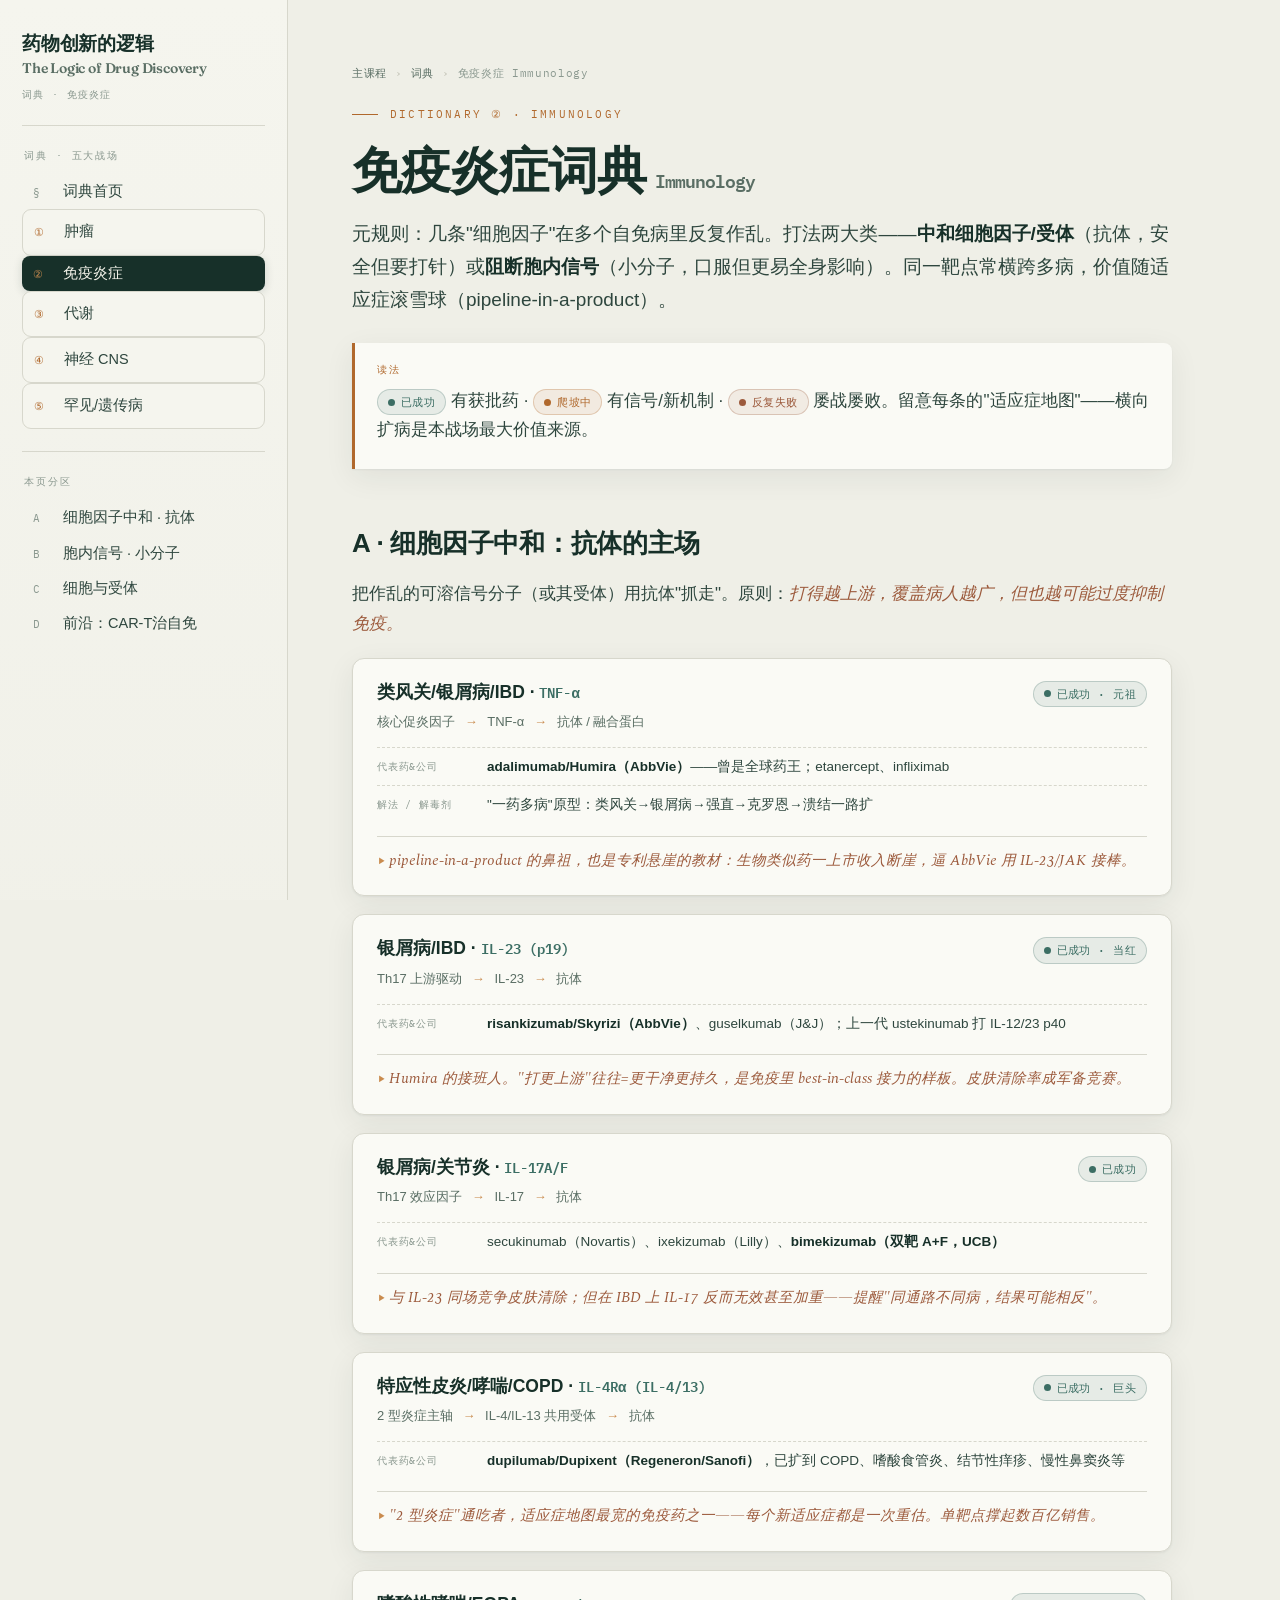
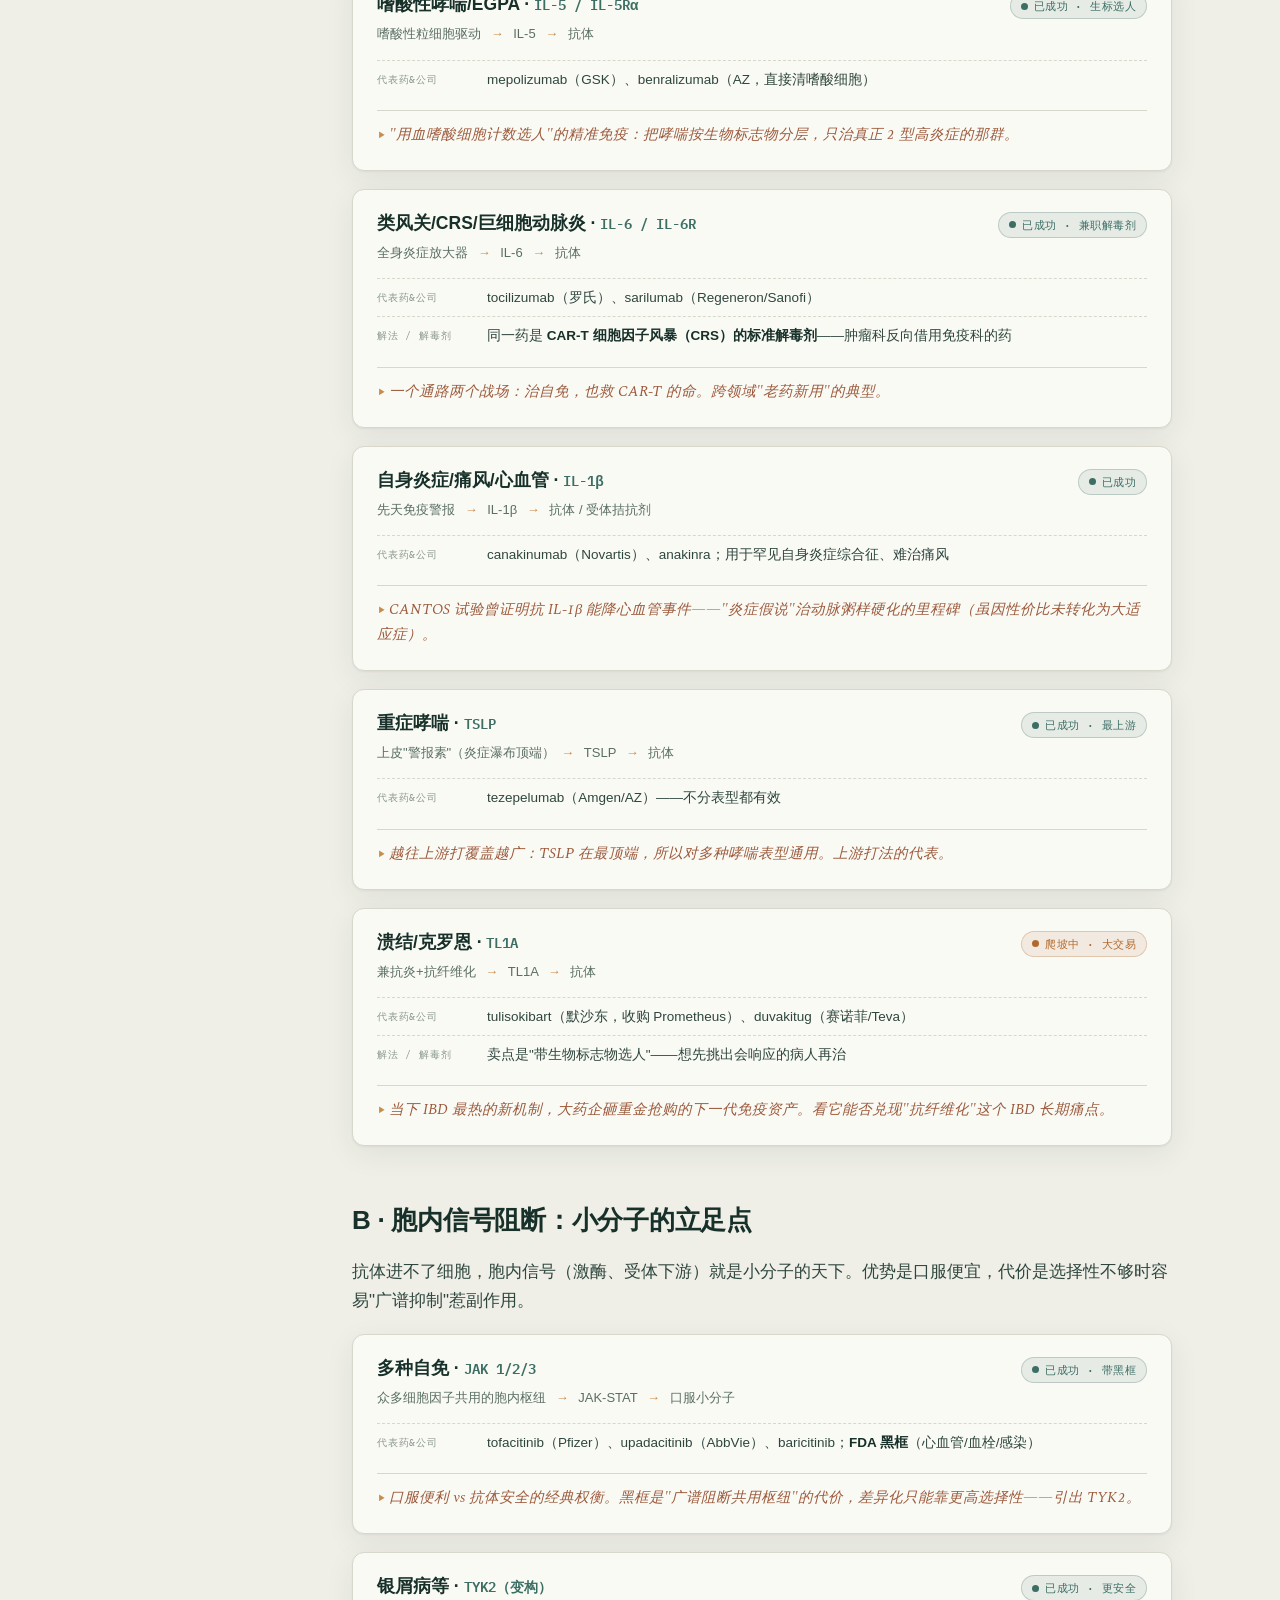
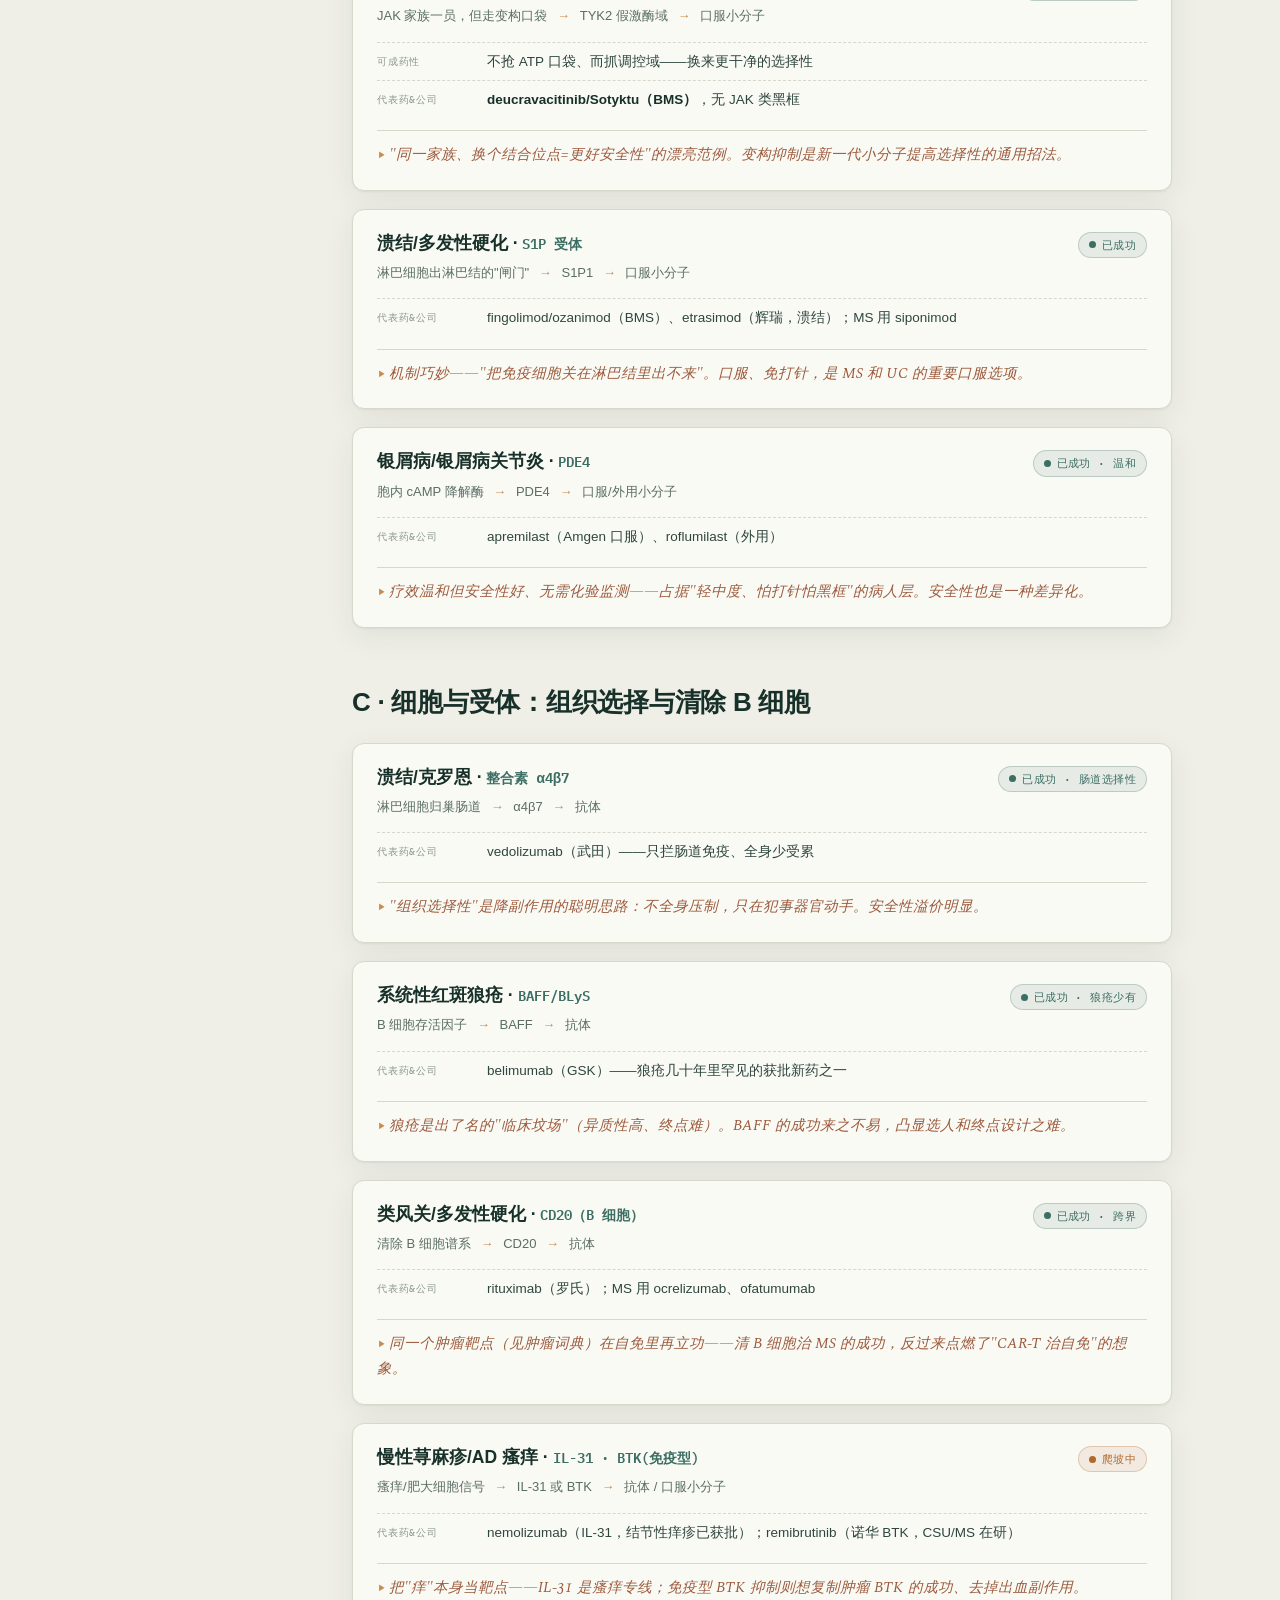
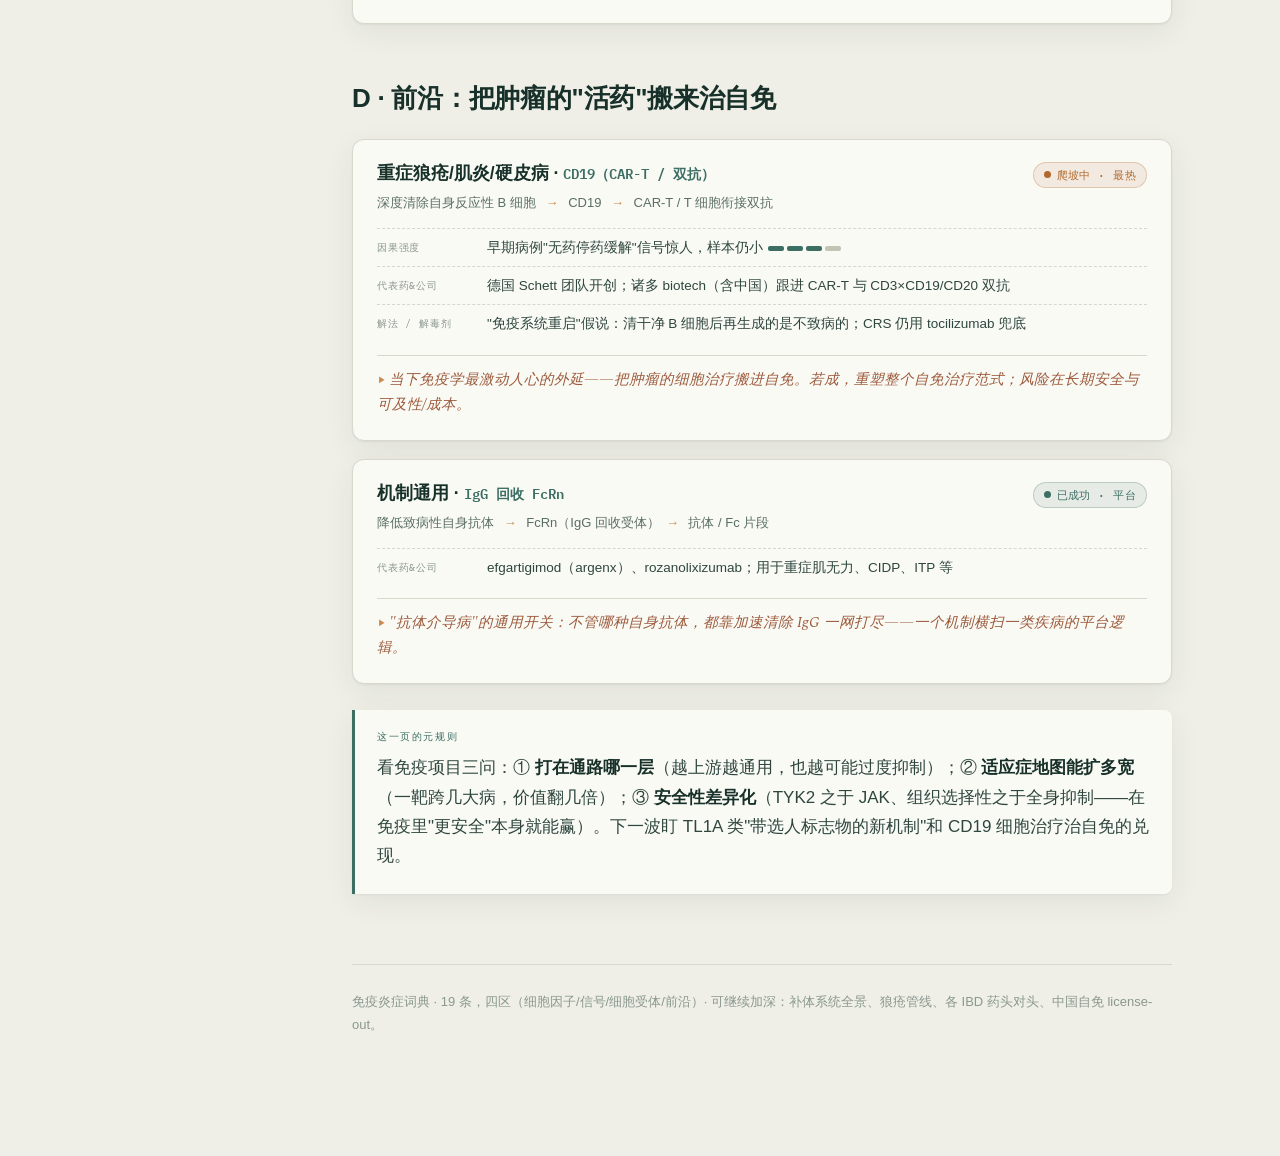
<file: dict/immunology.html>
<!DOCTYPE html>
<html lang="zh-Hant">
<head>
<meta charset="UTF-8">
<meta name="viewport" content="width=device-width, initial-scale=1.0">
<title>免疫炎症词典 Immunology · 疾病·通路·成药</title>
<link rel="preconnect" href="https://fonts.googleapis.com">
<link rel="preconnect" href="https://fonts.gstatic.com" crossorigin>
<link href="https://fonts.googleapis.com/css2?family=Fraunces:opsz,wght@9..144,400;9..144,500;9..144,600;9..144,700&family=Spectral:wght@400;500;600&family=IBM+Plex+Mono:wght@400;500;600&display=swap" rel="stylesheet">
<link rel="stylesheet" href="../assets/styles.css">
</head>
<body>
<button class="menu-btn" id="menuBtn">☰ 目录</button>
<div class="scrim" id="scrim"></div>
<div class="shell">
  <aside class="rail" id="rail">
    <div class="brand"><a href="../index.html"><span class="cn">药物创新的逻辑</span></a><br><span style="font-size:14px;color:var(--soft)">The Logic of Drug Discovery</span></div>
    <div class="brand-sub">词典 · 免疫炎症</div>
    <div class="rail-divider"></div>
    <div class="nav-label">词典 · 五大战场</div>
    <nav>
      <a class="nav-item" href="index.html"><span class="num">§</span><span class="txt">词典首页</span></a>
      <a class="nav-item link" href="oncology.html"><span class="num">①</span><span class="txt">肿瘤</span></a>
      <a class="nav-item active" href="immunology.html"><span class="num">②</span><span class="txt">免疫炎症</span></a>
      <a class="nav-item link" href="metabolic.html"><span class="num">③</span><span class="txt">代谢</span></a>
      <a class="nav-item link" href="cns.html"><span class="num">④</span><span class="txt">神经 CNS</span></a>
      <a class="nav-item link" href="rare.html"><span class="num">⑤</span><span class="txt">罕见/遗传病</span></a>
    </nav>
    <div class="rail-divider"></div>
    <div class="nav-label">本页分区</div>
    <nav>
      <a class="nav-item" href="#cytokine"><span class="num">A</span><span class="txt">细胞因子中和 · 抗体</span></a>
      <a class="nav-item" href="#signal"><span class="num">B</span><span class="txt">胞内信号 · 小分子</span></a>
      <a class="nav-item" href="#cell"><span class="num">C</span><span class="txt">细胞与受体</span></a>
      <a class="nav-item" href="#frontier"><span class="num">D</span><span class="txt">前沿：CAR-T治自免</span></a>
    </nav>
  </aside>
  <main class="main">
    <section class="page">
      <div class="crumb"><a href="../index.html">主课程</a><span class="sep">›</span><a href="index.html">词典</a><span class="sep">›</span>免疫炎症 Immunology</div>
      <div class="eyebrow">Dictionary ② · Immunology</div>
      <h1><span class="cn">免疫炎症词典</span> <span style="font-family:var(--mono);font-size:18px;color:var(--soft)">Immunology</span></h1>
      <p class="lede">元规则：几条"细胞因子"在多个自免病里反复作乱。打法两大类——<strong>中和细胞因子/受体</strong>（抗体，安全但要打针）或<strong>阻断胞内信号</strong>（小分子，口服但更易全身影响）。同一靶点常横跨多病，价值随适应症滚雪球（pipeline-in-a-product）。</p>
      <div class="note"><span class="tag">读法</span><p><span class="badge ok">已成功</span> 有获批药 · <span class="badge wip">爬坡中</span> 有信号/新机制 · <span class="badge fail">反复失败</span> 屡战屡败。留意每条的"适应症地图"——横向扩病是本战场最大价值来源。</p></div>

      <!-- ============ A. CYTOKINE ============ -->
      <h2 id="cytokine" class="anchor-h"><span class="cn">A · 细胞因子中和：抗体的主场</span></h2>
      <p>把作乱的可溶信号分子（或其受体）用抗体"抓走"。原则：<em>打得越上游，覆盖病人越广，但也越可能过度抑制免疫。</em></p>

      <div class="entry">
        <div class="e-top"><div class="e-title">类风关/银屑病/IBD · <span class="tgt">TNF-α</span></div><span class="badge ok">已成功 · 元祖</span></div>
        <div class="e-path">核心促炎因子 <span class="arrow">→</span> TNF-α <span class="arrow">→</span> 抗体 / 融合蛋白</div>
        <div class="erow"><span class="lbl">代表药&公司</span><span class="val"><b>adalimumab/Humira（AbbVie）</b>——曾是全球药王；etanercept、infliximab</span></div>
        <div class="erow"><span class="lbl">解法 / 解毒剂</span><span class="val">"一药多病"原型：类风关→银屑病→强直→克罗恩→溃结一路扩</span></div>
        <div class="e-insight">pipeline-in-a-product 的鼻祖，也是专利悬崖的教材：生物类似药一上市收入断崖，逼 AbbVie 用 IL-23/JAK 接棒。</div>
      </div>

      <div class="entry">
        <div class="e-top"><div class="e-title">银屑病/IBD · <span class="tgt">IL-23 (p19)</span></div><span class="badge ok">已成功 · 当红</span></div>
        <div class="e-path">Th17 上游驱动 <span class="arrow">→</span> IL-23 <span class="arrow">→</span> 抗体</div>
        <div class="erow"><span class="lbl">代表药&公司</span><span class="val"><b>risankizumab/Skyrizi（AbbVie）</b>、guselkumab（J&J）；上一代 ustekinumab 打 IL-12/23 p40</span></div>
        <div class="e-insight">Humira 的接班人。"打更上游"往往=更干净更持久，是免疫里 best-in-class 接力的样板。皮肤清除率成军备竞赛。</div>
      </div>

      <div class="entry">
        <div class="e-top"><div class="e-title">银屑病/关节炎 · <span class="tgt">IL-17A/F</span></div><span class="badge ok">已成功</span></div>
        <div class="e-path">Th17 效应因子 <span class="arrow">→</span> IL-17 <span class="arrow">→</span> 抗体</div>
        <div class="erow"><span class="lbl">代表药&公司</span><span class="val">secukinumab（Novartis）、ixekizumab（Lilly）、<b>bimekizumab（双靶 A+F，UCB）</b></span></div>
        <div class="e-insight">与 IL-23 同场竞争皮肤清除；但在 IBD 上 IL-17 反而无效甚至加重——提醒"同通路不同病，结果可能相反"。</div>
      </div>

      <div class="entry">
        <div class="e-top"><div class="e-title">特应性皮炎/哮喘/COPD · <span class="tgt">IL-4Rα (IL-4/13)</span></div><span class="badge ok">已成功 · 巨头</span></div>
        <div class="e-path">2 型炎症主轴 <span class="arrow">→</span> IL-4/IL-13 共用受体 <span class="arrow">→</span> 抗体</div>
        <div class="erow"><span class="lbl">代表药&公司</span><span class="val"><b>dupilumab/Dupixent（Regeneron/Sanofi）</b>，已扩到 COPD、嗜酸食管炎、结节性痒疹、慢性鼻窦炎等</span></div>
        <div class="e-insight">"2 型炎症"通吃者，适应症地图最宽的免疫药之一——每个新适应症都是一次重估。单靶点撑起数百亿销售。</div>
      </div>

      <div class="entry">
        <div class="e-top"><div class="e-title">嗜酸性哮喘/EGPA · <span class="tgt">IL-5 / IL-5Rα</span></div><span class="badge ok">已成功 · 生标选人</span></div>
        <div class="e-path">嗜酸性粒细胞驱动 <span class="arrow">→</span> IL-5 <span class="arrow">→</span> 抗体</div>
        <div class="erow"><span class="lbl">代表药&公司</span><span class="val">mepolizumab（GSK）、benralizumab（AZ，直接清嗜酸细胞）</span></div>
        <div class="e-insight">"用血嗜酸细胞计数选人"的精准免疫：把哮喘按生物标志物分层，只治真正 2 型高炎症的那群。</div>
      </div>

      <div class="entry">
        <div class="e-top"><div class="e-title">类风关/CRS/巨细胞动脉炎 · <span class="tgt">IL-6 / IL-6R</span></div><span class="badge ok">已成功 · 兼职解毒剂</span></div>
        <div class="e-path">全身炎症放大器 <span class="arrow">→</span> IL-6 <span class="arrow">→</span> 抗体</div>
        <div class="erow"><span class="lbl">代表药&公司</span><span class="val">tocilizumab（罗氏）、sarilumab（Regeneron/Sanofi）</span></div>
        <div class="erow"><span class="lbl">解法 / 解毒剂</span><span class="val">同一药是 <b>CAR-T 细胞因子风暴（CRS）的标准解毒剂</b>——肿瘤科反向借用免疫科的药</span></div>
        <div class="e-insight">一个通路两个战场：治自免，也救 CAR-T 的命。跨领域"老药新用"的典型。</div>
      </div>

      <div class="entry">
        <div class="e-top"><div class="e-title">自身炎症/痛风/心血管 · <span class="tgt">IL-1β</span></div><span class="badge ok">已成功</span></div>
        <div class="e-path">先天免疫警报 <span class="arrow">→</span> IL-1β <span class="arrow">→</span> 抗体 / 受体拮抗剂</div>
        <div class="erow"><span class="lbl">代表药&公司</span><span class="val">canakinumab（Novartis）、anakinra；用于罕见自身炎症综合征、难治痛风</span></div>
        <div class="e-insight">CANTOS 试验曾证明抗 IL-1β 能降心血管事件——"炎症假说"治动脉粥样硬化的里程碑（虽因性价比未转化为大适应症）。</div>
      </div>

      <div class="entry">
        <div class="e-top"><div class="e-title">重症哮喘 · <span class="tgt">TSLP</span></div><span class="badge ok">已成功 · 最上游</span></div>
        <div class="e-path">上皮"警报素"（炎症瀑布顶端）<span class="arrow">→</span> TSLP <span class="arrow">→</span> 抗体</div>
        <div class="erow"><span class="lbl">代表药&公司</span><span class="val">tezepelumab（Amgen/AZ）——不分表型都有效</span></div>
        <div class="e-insight">越往上游打覆盖越广：TSLP 在最顶端，所以对多种哮喘表型通用。上游打法的代表。</div>
      </div>

      <div class="entry">
        <div class="e-top"><div class="e-title">溃结/克罗恩 · <span class="tgt">TL1A</span></div><span class="badge wip">爬坡中 · 大交易</span></div>
        <div class="e-path">兼抗炎+抗纤维化 <span class="arrow">→</span> TL1A <span class="arrow">→</span> 抗体</div>
        <div class="erow"><span class="lbl">代表药&公司</span><span class="val">tulisokibart（默沙东，收购 Prometheus）、duvakitug（赛诺菲/Teva）</span></div>
        <div class="erow"><span class="lbl">解法 / 解毒剂</span><span class="val">卖点是"带生物标志物选人"——想先挑出会响应的病人再治</span></div>
        <div class="e-insight">当下 IBD 最热的新机制，大药企砸重金抢购的下一代免疫资产。看它能否兑现"抗纤维化"这个 IBD 长期痛点。</div>
      </div>

      <!-- ============ B. SIGNAL ============ -->
      <h2 id="signal" class="anchor-h"><span class="cn">B · 胞内信号阻断：小分子的立足点</span></h2>
      <p>抗体进不了细胞，胞内信号（激酶、受体下游）就是小分子的天下。优势是口服便宜，代价是选择性不够时容易"广谱抑制"惹副作用。</p>

      <div class="entry">
        <div class="e-top"><div class="e-title">多种自免 · <span class="tgt">JAK 1/2/3</span></div><span class="badge ok">已成功 · 带黑框</span></div>
        <div class="e-path">众多细胞因子共用的胞内枢纽 <span class="arrow">→</span> JAK-STAT <span class="arrow">→</span> 口服小分子</div>
        <div class="erow"><span class="lbl">代表药&公司</span><span class="val">tofacitinib（Pfizer）、upadacitinib（AbbVie）、baricitinib；<b>FDA 黑框</b>（心血管/血栓/感染）</span></div>
        <div class="e-insight">口服便利 vs 抗体安全的经典权衡。黑框是"广谱阻断共用枢纽"的代价，差异化只能靠更高选择性——引出 TYK2。</div>
      </div>

      <div class="entry">
        <div class="e-top"><div class="e-title">银屑病等 · <span class="tgt">TYK2（变构）</span></div><span class="badge ok">已成功 · 更安全</span></div>
        <div class="e-path">JAK 家族一员，但走变构口袋 <span class="arrow">→</span> TYK2 假激酶域 <span class="arrow">→</span> 口服小分子</div>
        <div class="erow"><span class="lbl">可成药性</span><span class="val">不抢 ATP 口袋、而抓调控域——换来更干净的选择性</span></div>
        <div class="erow"><span class="lbl">代表药&公司</span><span class="val"><b>deucravacitinib/Sotyktu（BMS）</b>，无 JAK 类黑框</span></div>
        <div class="e-insight">"同一家族、换个结合位点=更好安全性"的漂亮范例。变构抑制是新一代小分子提高选择性的通用招法。</div>
      </div>

      <div class="entry">
        <div class="e-top"><div class="e-title">溃结/多发性硬化 · <span class="tgt">S1P 受体</span></div><span class="badge ok">已成功</span></div>
        <div class="e-path">淋巴细胞出淋巴结的"闸门" <span class="arrow">→</span> S1P1 <span class="arrow">→</span> 口服小分子</div>
        <div class="erow"><span class="lbl">代表药&公司</span><span class="val">fingolimod/ozanimod（BMS）、etrasimod（辉瑞，溃结）；MS 用 siponimod</span></div>
        <div class="e-insight">机制巧妙——"把免疫细胞关在淋巴结里出不来"。口服、免打针，是 MS 和 UC 的重要口服选项。</div>
      </div>

      <div class="entry">
        <div class="e-top"><div class="e-title">银屑病/银屑病关节炎 · <span class="tgt">PDE4</span></div><span class="badge ok">已成功 · 温和</span></div>
        <div class="e-path">胞内 cAMP 降解酶 <span class="arrow">→</span> PDE4 <span class="arrow">→</span> 口服/外用小分子</div>
        <div class="erow"><span class="lbl">代表药&公司</span><span class="val">apremilast（Amgen 口服）、roflumilast（外用）</span></div>
        <div class="e-insight">疗效温和但安全性好、无需化验监测——占据"轻中度、怕打针怕黑框"的病人层。安全性也是一种差异化。</div>
      </div>

      <!-- ============ C. CELL / RECEPTOR ============ -->
      <h2 id="cell" class="anchor-h"><span class="cn">C · 细胞与受体：组织选择与清除 B 细胞</span></h2>

      <div class="entry">
        <div class="e-top"><div class="e-title">溃结/克罗恩 · <span class="tgt">整合素 α4β7</span></div><span class="badge ok">已成功 · 肠道选择性</span></div>
        <div class="e-path">淋巴细胞归巢肠道 <span class="arrow">→</span> α4β7 <span class="arrow">→</span> 抗体</div>
        <div class="erow"><span class="lbl">代表药&公司</span><span class="val">vedolizumab（武田）——只拦肠道免疫、全身少受累</span></div>
        <div class="e-insight">"组织选择性"是降副作用的聪明思路：不全身压制，只在犯事器官动手。安全性溢价明显。</div>
      </div>

      <div class="entry">
        <div class="e-top"><div class="e-title">系统性红斑狼疮 · <span class="tgt">BAFF/BLyS</span></div><span class="badge ok">已成功 · 狼疮少有</span></div>
        <div class="e-path">B 细胞存活因子 <span class="arrow">→</span> BAFF <span class="arrow">→</span> 抗体</div>
        <div class="erow"><span class="lbl">代表药&公司</span><span class="val">belimumab（GSK）——狼疮几十年里罕见的获批新药之一</span></div>
        <div class="e-insight">狼疮是出了名的"临床坟场"（异质性高、终点难）。BAFF 的成功来之不易，凸显选人和终点设计之难。</div>
      </div>

      <div class="entry">
        <div class="e-top"><div class="e-title">类风关/多发性硬化 · <span class="tgt">CD20（B 细胞）</span></div><span class="badge ok">已成功 · 跨界</span></div>
        <div class="e-path">清除 B 细胞谱系 <span class="arrow">→</span> CD20 <span class="arrow">→</span> 抗体</div>
        <div class="erow"><span class="lbl">代表药&公司</span><span class="val">rituximab（罗氏）；MS 用 ocrelizumab、ofatumumab</span></div>
        <div class="e-insight">同一个肿瘤靶点（见肿瘤词典）在自免里再立功——清 B 细胞治 MS 的成功，反过来点燃了"CAR-T 治自免"的想象。</div>
      </div>

      <div class="entry">
        <div class="e-top"><div class="e-title">慢性荨麻疹/AD 瘙痒 · <span class="tgt">IL-31 · BTK(免疫型)</span></div><span class="badge wip">爬坡中</span></div>
        <div class="e-path">瘙痒/肥大细胞信号 <span class="arrow">→</span> IL-31 或 BTK <span class="arrow">→</span> 抗体 / 口服小分子</div>
        <div class="erow"><span class="lbl">代表药&公司</span><span class="val">nemolizumab（IL-31，结节性痒疹已获批）；remibrutinib（诺华 BTK，CSU/MS 在研）</span></div>
        <div class="e-insight">把"痒"本身当靶点——IL-31 是瘙痒专线；免疫型 BTK 抑制则想复制肿瘤 BTK 的成功、去掉出血副作用。</div>
      </div>

      <!-- ============ D. FRONTIER ============ -->
      <h2 id="frontier" class="anchor-h"><span class="cn">D · 前沿：把肿瘤的"活药"搬来治自免</span></h2>

      <div class="entry">
        <div class="e-top"><div class="e-title">重症狼疮/肌炎/硬皮病 · <span class="tgt">CD19（CAR-T / 双抗）</span></div><span class="badge wip">爬坡中 · 最热</span></div>
        <div class="e-path">深度清除自身反应性 B 细胞 <span class="arrow">→</span> CD19 <span class="arrow">→</span> CAR-T / T 细胞衔接双抗</div>
        <div class="erow"><span class="lbl">因果强度</span><span class="val">早期病例"无药停药缓解"信号惊人，样本仍小 <span class="meter"><i class="on"></i><i class="on"></i><i class="on"></i><i></i></span></span></div>
        <div class="erow"><span class="lbl">代表药&公司</span><span class="val">德国 Schett 团队开创；诸多 biotech（含中国）跟进 CAR-T 与 CD3×CD19/CD20 双抗</span></div>
        <div class="erow"><span class="lbl">解法 / 解毒剂</span><span class="val">"免疫系统重启"假说：清干净 B 细胞后再生成的是不致病的；CRS 仍用 tocilizumab 兜底</span></div>
        <div class="e-insight">当下免疫学最激动人心的外延——把肿瘤的细胞治疗搬进自免。若成，重塑整个自免治疗范式；风险在长期安全与可及性/成本。</div>
      </div>

      <div class="entry">
        <div class="e-top"><div class="e-title">机制通用 · <span class="tgt">IgG 回收 FcRn</span></div><span class="badge ok">已成功 · 平台</span></div>
        <div class="e-path">降低致病性自身抗体 <span class="arrow">→</span> FcRn（IgG 回收受体）<span class="arrow">→</span> 抗体 / Fc 片段</div>
        <div class="erow"><span class="lbl">代表药&公司</span><span class="val">efgartigimod（argenx）、rozanolixizumab；用于重症肌无力、CIDP、ITP 等</span></div>
        <div class="e-insight">"抗体介导病"的通用开关：不管哪种自身抗体，都靠加速清除 IgG 一网打尽——一个机制横扫一类疾病的平台逻辑。</div>
      </div>

      <div class="note investor">
        <span class="tag">这一页的元规则</span>
        <p>看免疫项目三问：① <strong>打在通路哪一层</strong>（越上游越通用，也越可能过度抑制）；② <strong>适应症地图能扩多宽</strong>（一靶跨几大病，价值翻几倍）；③ <strong>安全性差异化</strong>（TYK2 之于 JAK、组织选择性之于全身抑制——在免疫里"更安全"本身就能赢）。下一波盯 TL1A 类"带选人标志物的新机制"和 CD19 细胞治疗治自免的兑现。</p>
      </div>
      <div class="footer-note">免疫炎症词典 · 19 条，四区（细胞因子/信号/细胞受体/前沿）· 可继续加深：补体系统全景、狼疮管线、各 IBD 药头对头、中国自免 license-out。</div>
    </section>
  </main>
</div>
<script>
  const rail=document.getElementById('rail'),scrim=document.getElementById('scrim'),menuBtn=document.getElementById('menuBtn');
  menuBtn.addEventListener('click',()=>{rail.classList.add('open');scrim.classList.add('show')});
  scrim.addEventListener('click',()=>{rail.classList.remove('open');scrim.classList.remove('show')});
</script>
</body>
</html>
</file>
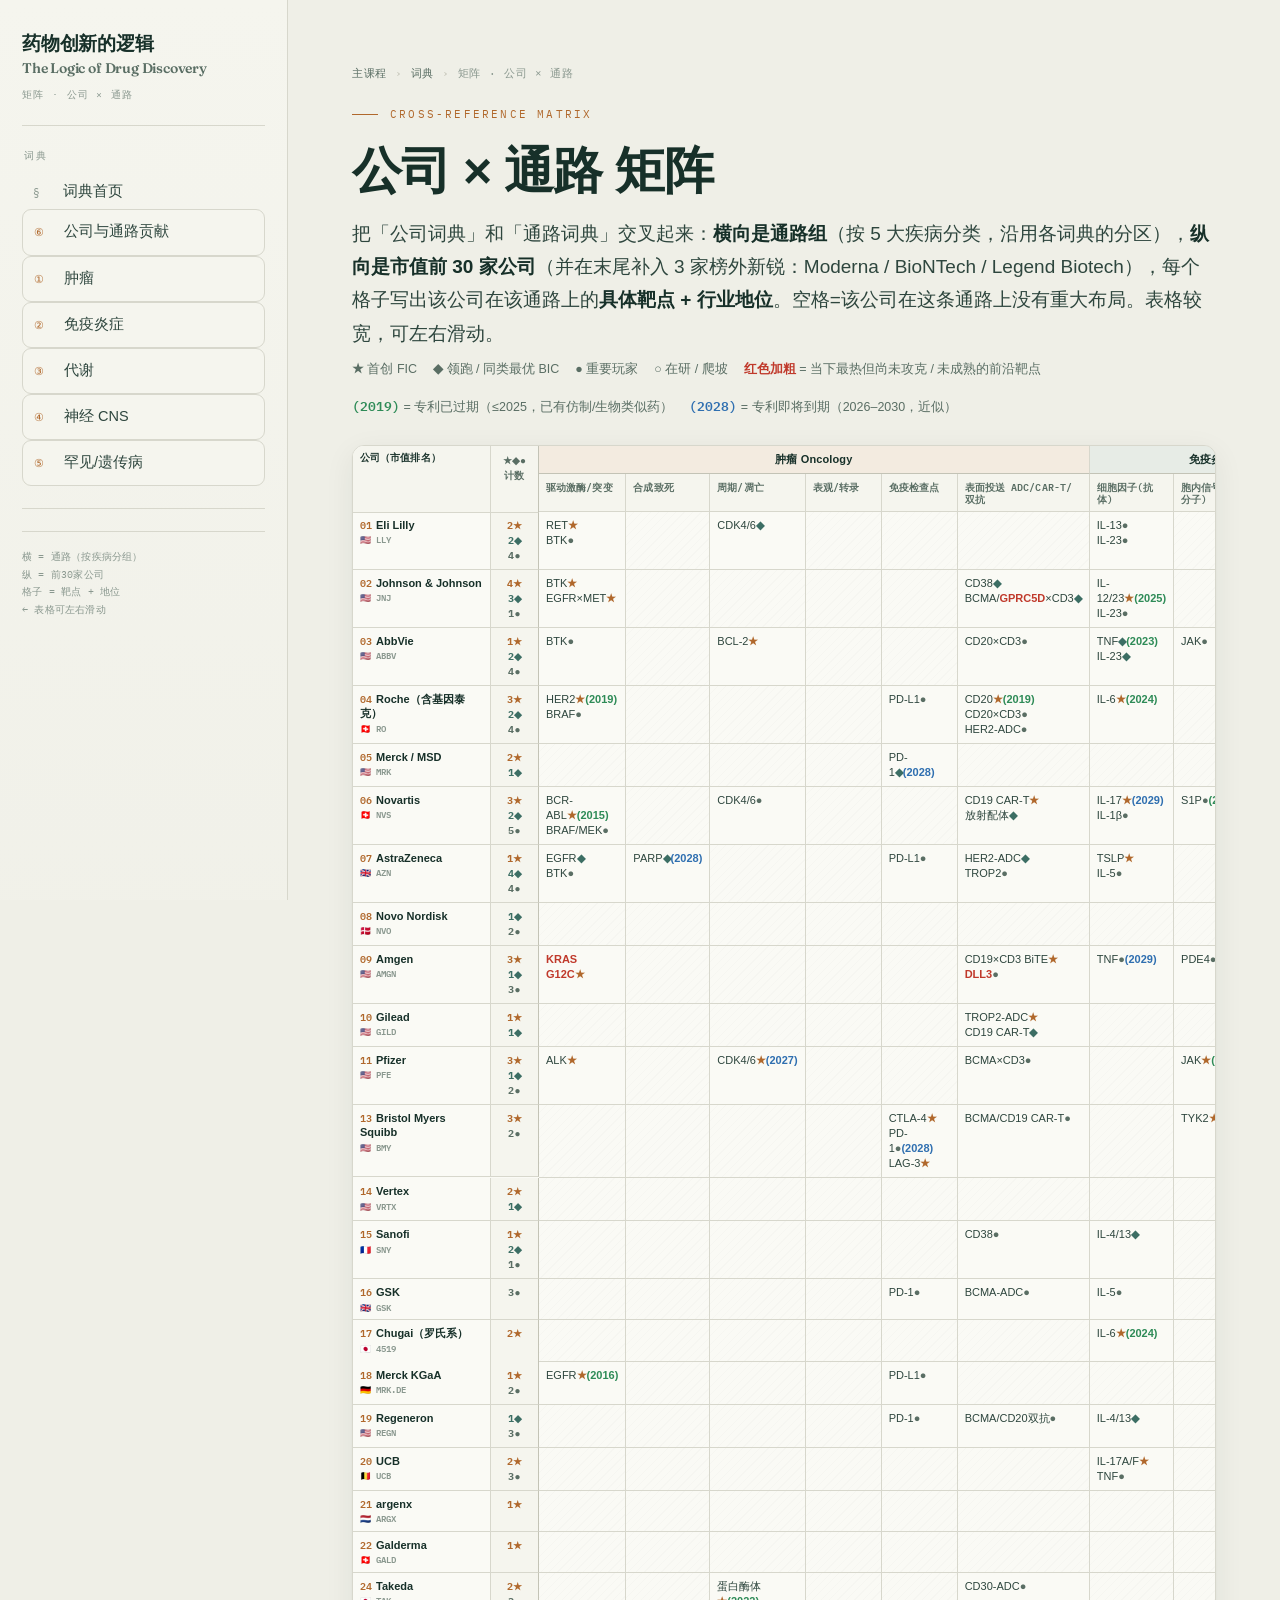
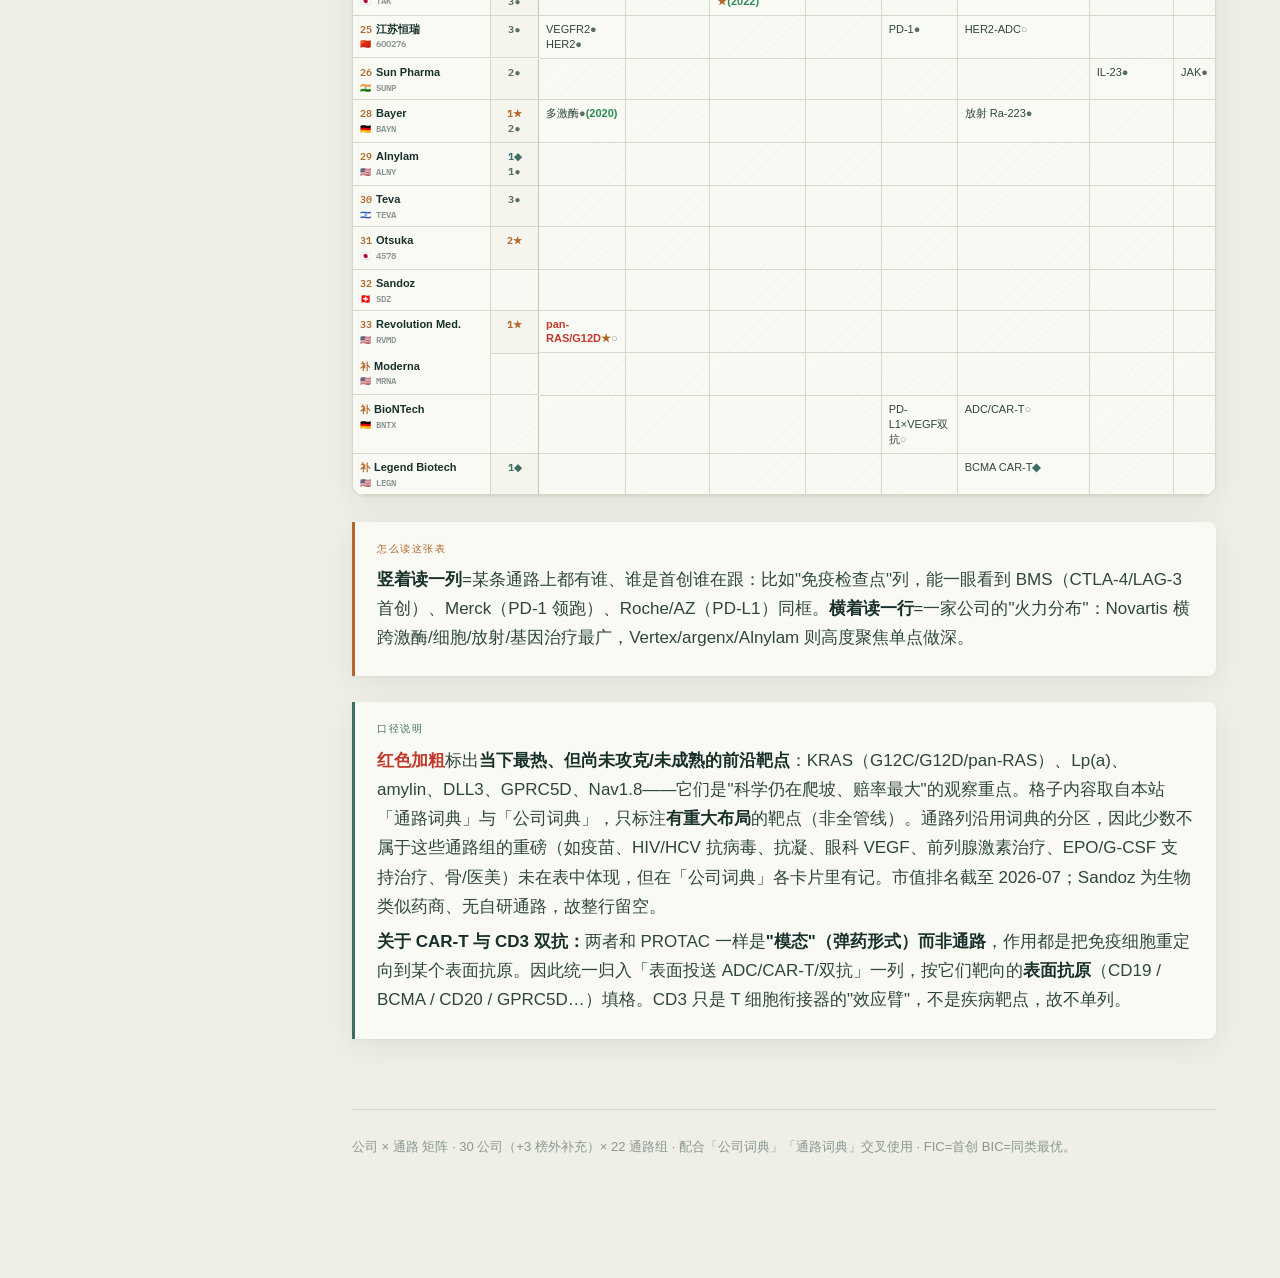
<file: dict/matrix.html>
<!DOCTYPE html>
<html lang="zh-Hant">
<head>
<meta charset="UTF-8">
<meta name="viewport" content="width=device-width, initial-scale=1.0">
<title>矩阵 · 公司 × 通路 交叉表</title>
<link rel="preconnect" href="https://fonts.googleapis.com">
<link rel="preconnect" href="https://fonts.gstatic.com" crossorigin>
<link href="https://fonts.googleapis.com/css2?family=Fraunces:opsz,wght@9..144,400;9..144,500;9..144,600;9..144,700&family=Spectral:wght@400;500;600&family=IBM+Plex+Mono:wght@400;500;600&display=swap" rel="stylesheet">
<link rel="stylesheet" href="../assets/styles.css">
</head>
<body>
<button class="menu-btn" id="menuBtn">☰ 目录</button>
<div class="scrim" id="scrim"></div>
<div class="shell">
  <aside class="rail" id="rail">
    <div class="brand"><a href="../index.html"><span class="cn">药物创新的逻辑</span></a><br><span style="font-size:14px;color:var(--soft)">The Logic of Drug Discovery</span></div>
    <div class="brand-sub">矩阵 · 公司 × 通路</div>
    <div class="rail-divider"></div>
    <div class="nav-label">词典</div>
    <nav>
      <a class="nav-item" href="index.html"><span class="num">§</span><span class="txt">词典首页</span></a>
      <a class="nav-item link" href="companies.html"><span class="num">⑥</span><span class="txt">公司与通路贡献</span></a>
      <a class="nav-item link" href="oncology.html"><span class="num">①</span><span class="txt">肿瘤</span></a>
      <a class="nav-item link" href="immunology.html"><span class="num">②</span><span class="txt">免疫炎症</span></a>
      <a class="nav-item link" href="metabolic.html"><span class="num">③</span><span class="txt">代谢</span></a>
      <a class="nav-item link" href="cns.html"><span class="num">④</span><span class="txt">神经 CNS</span></a>
      <a class="nav-item link" href="rare.html"><span class="num">⑤</span><span class="txt">罕见/遗传病</span></a>
    </nav>
    <div class="rail-divider"></div>
    <div class="rail-foot">横 = 通路（按疾病分组）<br>纵 = 前30家公司<br>格子 = 靶点 + 地位<br>← 表格可左右滑动</div>
  </aside>
  <main class="main">
    <section class="page" style="max-width:none">
      <div class="crumb"><a href="../index.html">主课程</a><span class="sep">›</span><a href="index.html">词典</a><span class="sep">›</span>矩阵 · 公司 × 通路</div>
      <div class="eyebrow">Cross-Reference Matrix</div>
      <h1><span class="cn">公司 × 通路 矩阵</span></h1>
      <p class="lede">把「公司词典」和「通路词典」交叉起来：<strong>横向是通路组</strong>（按 5 大疾病分类，沿用各词典的分区），<strong>纵向是市值前 30 家公司</strong>（并在末尾补入 3 家榜外新锐：Moderna / BioNTech / Legend Biotech），每个格子写出该公司在该通路上的<strong>具体靶点 + 行业地位</strong>。空格=该公司在这条通路上没有重大布局。表格较宽，可左右滑动。</p>

      <div class="mtx-legend">
        <span><b class="fic-s">★</b> 首创 FIC</span>
        <span><b class="bic-s">◆</b> 领跑 / 同类最优 BIC</span>
        <span><b class="imp-s">●</b> 重要玩家</span>
        <span><b class="dev-s">○</b> 在研 / 爬坡</span>
        <span><b class="hot">红色加粗</b> = 当下最热但尚未攻克 / 未成熟的前沿靶点</span>
        <span><b class="exp">(2019)</b> = 专利已过期（≤2025，已有仿制/生物类似药）</span>
        <span><b class="loe">(2028)</b> = 专利即将到期（2026–2030，近似）</span>
      </div>

      <div class="mtx-wrap">
      <table class="mtx">
      <thead>
      <tr>
      <th class="co" rowspan="2">公司（市值排名）</th>
      <th class="cnt" rowspan="2">★◆●<br>计数</th>
      <th class="grp g-onc" colspan="6">肿瘤 Oncology</th>
      <th class="grp g-imm" colspan="4">免疫炎症 Immunology</th>
      <th class="grp g-met" colspan="3">代谢 Metabolic</th>
      <th class="grp g-cns" colspan="4">神经 CNS</th>
      <th class="grp g-rare" colspan="5">罕见/遗传 Rare</th>
      </tr>
      <tr>
      <th>驱动激酶/突变</th>
      <th>合成致死</th>
      <th>周期/凋亡</th>
      <th>表观/转录</th>
      <th>免疫检查点</th>
      <th>表面投送 ADC/CAR-T/双抗</th>
      <th>细胞因子(抗体)</th>
      <th>胞内信号(小分子)</th>
      <th>细胞/受体</th>
      <th>FcRn/自免细胞</th>
      <th>血脂</th>
      <th>肥胖/糖尿</th>
      <th>MASH</th>
      <th>神经退行</th>
      <th>疼痛/偏头痛</th>
      <th>精神</th>
      <th>递送/癫痫</th>
      <th>替代/矫正</th>
      <th>关基因(RNA)</th>
      <th>补基因</th>
      <th>改基因(编辑)</th>
      <th>补体/其它</th>
      </tr>
      </thead>
      <tbody>
      <tr>
      <td class="co"><span class="rk">01</span>Eli Lilly<span class="cty">🇺🇸 LLY</span></td>
      <td class="cnt"><span class="fic-s">2★</span><br><span class="bic-s">2◆</span><br><span class="imp-s">4●</span></td>
      <td>RET<span class="fic-s">★</span><br>BTK<span class="imp-s">●</span></td>
      <td></td>
      <td>CDK4/6<span class="bic-s">◆</span></td>
      <td></td>
      <td></td>
      <td></td>
      <td>IL-13<span class="imp-s">●</span><br>IL-23<span class="imp-s">●</span></td>
      <td></td>
      <td></td>
      <td></td>
      <td><span class="hot">Lp(a)</span><span class="dev-s">○</span></td>
      <td>双靶GLP-1<span class="bic-s">◆</span></td>
      <td>GLP-1<span class="dev-s">○</span></td>
      <td>Aβ<span class="imp-s">●</span></td>
      <td></td>
      <td>SSRI<span class="fic-s">★</span></td>
      <td></td>
      <td></td>
      <td></td>
      <td></td>
      <td></td>
      <td></td>
      </tr>
      <tr>
      <td class="co"><span class="rk">02</span>Johnson & Johnson<span class="cty">🇺🇸 JNJ</span></td>
      <td class="cnt"><span class="fic-s">4★</span><br><span class="bic-s">3◆</span><br><span class="imp-s">1●</span></td>
      <td>BTK<span class="fic-s">★</span><br>EGFR×MET<span class="fic-s">★</span></td>
      <td></td>
      <td></td>
      <td></td>
      <td></td>
      <td>CD38<span class="bic-s">◆</span><br>BCMA/<span class="hot">GPRC5D</span>×CD3<span class="bic-s">◆</span></td>
      <td>IL-12/23<span class="fic-s">★</span><span class="exp">(2025)</span><br>IL-23<span class="imp-s">●</span></td>
      <td></td>
      <td></td>
      <td></td>
      <td></td>
      <td></td>
      <td></td>
      <td></td>
      <td></td>
      <td>NMDA<span class="fic-s">★</span><br>D2<span class="bic-s">◆</span></td>
      <td></td>
      <td></td>
      <td></td>
      <td></td>
      <td></td>
      <td></td>
      </tr>
      <tr>
      <td class="co"><span class="rk">03</span>AbbVie<span class="cty">🇺🇸 ABBV</span></td>
      <td class="cnt"><span class="fic-s">1★</span><br><span class="bic-s">2◆</span><br><span class="imp-s">4●</span></td>
      <td>BTK<span class="imp-s">●</span></td>
      <td></td>
      <td>BCL-2<span class="fic-s">★</span></td>
      <td></td>
      <td></td>
      <td>CD20×CD3<span class="imp-s">●</span></td>
      <td>TNF<span class="bic-s">◆</span><span class="exp">(2023)</span><br>IL-23<span class="bic-s">◆</span></td>
      <td>JAK<span class="imp-s">●</span></td>
      <td></td>
      <td></td>
      <td></td>
      <td></td>
      <td></td>
      <td></td>
      <td>CGRP<span class="imp-s">●</span></td>
      <td></td>
      <td></td>
      <td></td>
      <td></td>
      <td></td>
      <td></td>
      <td></td>
      </tr>
      <tr>
      <td class="co"><span class="rk">04</span>Roche（含基因泰克）<span class="cty">🇨🇭 RO</span></td>
      <td class="cnt"><span class="fic-s">3★</span><br><span class="bic-s">2◆</span><br><span class="imp-s">4●</span></td>
      <td>HER2<span class="fic-s">★</span><span class="exp">(2019)</span><br>BRAF<span class="imp-s">●</span></td>
      <td></td>
      <td></td>
      <td></td>
      <td>PD-L1<span class="imp-s">●</span></td>
      <td>CD20<span class="fic-s">★</span><span class="exp">(2019)</span><br>CD20×CD3<span class="imp-s">●</span><br>HER2-ADC<span class="imp-s">●</span></td>
      <td>IL-6<span class="fic-s">★</span><span class="exp">(2024)</span></td>
      <td></td>
      <td></td>
      <td></td>
      <td></td>
      <td></td>
      <td></td>
      <td>MS/CD20<span class="bic-s">◆</span></td>
      <td></td>
      <td></td>
      <td></td>
      <td></td>
      <td></td>
      <td>血友病·双抗<span class="bic-s">◆</span></td>
      <td></td>
      <td></td>
      </tr>
      <tr>
      <td class="co"><span class="rk">05</span>Merck / MSD<span class="cty">🇺🇸 MRK</span></td>
      <td class="cnt"><span class="fic-s">2★</span><br><span class="bic-s">1◆</span></td>
      <td></td>
      <td></td>
      <td></td>
      <td></td>
      <td>PD-1<span class="bic-s">◆</span><span class="loe">(2028)</span></td>
      <td></td>
      <td></td>
      <td></td>
      <td></td>
      <td></td>
      <td>他汀<span class="fic-s">★</span><span class="exp">(2006)</span><br>口服PCSK9<span class="dev-s">○</span></td>
      <td>DPP-4<span class="fic-s">★</span><span class="loe">(2026)</span></td>
      <td></td>
      <td></td>
      <td></td>
      <td></td>
      <td></td>
      <td></td>
      <td></td>
      <td></td>
      <td></td>
      <td></td>
      </tr>
      <tr>
      <td class="co"><span class="rk">06</span>Novartis<span class="cty">🇨🇭 NVS</span></td>
      <td class="cnt"><span class="fic-s">3★</span><br><span class="bic-s">2◆</span><br><span class="imp-s">5●</span></td>
      <td>BCR-ABL<span class="fic-s">★</span><span class="exp">(2015)</span><br>BRAF/MEK<span class="imp-s">●</span></td>
      <td></td>
      <td>CDK4/6<span class="imp-s">●</span></td>
      <td></td>
      <td></td>
      <td>CD19 CAR-T<span class="fic-s">★</span><br>放射配体<span class="bic-s">◆</span></td>
      <td>IL-17<span class="fic-s">★</span><span class="loe">(2029)</span><br>IL-1β<span class="imp-s">●</span></td>
      <td>S1P<span class="imp-s">●</span><span class="exp">(2019)</span></td>
      <td></td>
      <td></td>
      <td>PCSK9-siRNA<span class="imp-s">●</span></td>
      <td></td>
      <td></td>
      <td></td>
      <td></td>
      <td></td>
      <td></td>
      <td></td>
      <td></td>
      <td>SMA·AAV<span class="bic-s">◆</span></td>
      <td></td>
      <td></td>
      </tr>
      <tr>
      <td class="co"><span class="rk">07</span>AstraZeneca<span class="cty">🇬🇧 AZN</span></td>
      <td class="cnt"><span class="fic-s">1★</span><br><span class="bic-s">4◆</span><br><span class="imp-s">4●</span></td>
      <td>EGFR<span class="bic-s">◆</span><br>BTK<span class="imp-s">●</span></td>
      <td>PARP<span class="bic-s">◆</span><span class="loe">(2028)</span></td>
      <td></td>
      <td></td>
      <td>PD-L1<span class="imp-s">●</span></td>
      <td>HER2-ADC<span class="bic-s">◆</span><br>TROP2<span class="imp-s">●</span></td>
      <td>TSLP<span class="fic-s">★</span><br>IL-5<span class="imp-s">●</span></td>
      <td></td>
      <td></td>
      <td></td>
      <td></td>
      <td>SGLT2<span class="bic-s">◆</span><span class="exp">(2025)</span></td>
      <td></td>
      <td></td>
      <td></td>
      <td></td>
      <td></td>
      <td></td>
      <td></td>
      <td></td>
      <td></td>
      <td></td>
      </tr>
      <tr>
      <td class="co"><span class="rk">08</span>Novo Nordisk<span class="cty">🇩🇰 NVO</span></td>
      <td class="cnt"><span class="bic-s">1◆</span><br><span class="imp-s">2●</span></td>
      <td></td>
      <td></td>
      <td></td>
      <td></td>
      <td></td>
      <td></td>
      <td></td>
      <td></td>
      <td></td>
      <td></td>
      <td></td>
      <td>GLP-1<span class="bic-s">◆</span><br><span class="hot">amylin</span><span class="dev-s">○</span></td>
      <td>GLP-1<span class="imp-s">●</span></td>
      <td></td>
      <td></td>
      <td></td>
      <td></td>
      <td></td>
      <td></td>
      <td>血友病<span class="imp-s">●</span></td>
      <td></td>
      <td></td>
      </tr>
      <tr>
      <td class="co"><span class="rk">09</span>Amgen<span class="cty">🇺🇸 AMGN</span></td>
      <td class="cnt"><span class="fic-s">3★</span><br><span class="bic-s">1◆</span><br><span class="imp-s">3●</span></td>
      <td><span class="hot">KRAS G12C</span><span class="fic-s">★</span></td>
      <td></td>
      <td></td>
      <td></td>
      <td></td>
      <td>CD19×CD3 BiTE<span class="fic-s">★</span><br><span class="hot">DLL3</span><span class="imp-s">●</span></td>
      <td>TNF<span class="imp-s">●</span><span class="loe">(2029)</span></td>
      <td>PDE4<span class="imp-s">●</span></td>
      <td></td>
      <td></td>
      <td>PCSK9<span class="bic-s">◆</span><span class="loe">(2028)</span></td>
      <td></td>
      <td></td>
      <td></td>
      <td>CGRP<span class="fic-s">★</span></td>
      <td></td>
      <td></td>
      <td></td>
      <td></td>
      <td></td>
      <td></td>
      <td></td>
      </tr>
      <tr>
      <td class="co"><span class="rk">10</span>Gilead<span class="cty">🇺🇸 GILD</span></td>
      <td class="cnt"><span class="fic-s">1★</span><br><span class="bic-s">1◆</span></td>
      <td></td>
      <td></td>
      <td></td>
      <td></td>
      <td></td>
      <td>TROP2-ADC<span class="fic-s">★</span><br>CD19 CAR-T<span class="bic-s">◆</span></td>
      <td></td>
      <td></td>
      <td></td>
      <td></td>
      <td></td>
      <td></td>
      <td></td>
      <td></td>
      <td></td>
      <td></td>
      <td></td>
      <td></td>
      <td></td>
      <td></td>
      <td></td>
      <td></td>
      </tr>
      <tr>
      <td class="co"><span class="rk">11</span>Pfizer<span class="cty">🇺🇸 PFE</span></td>
      <td class="cnt"><span class="fic-s">3★</span><br><span class="bic-s">1◆</span><br><span class="imp-s">2●</span></td>
      <td>ALK<span class="fic-s">★</span></td>
      <td></td>
      <td>CDK4/6<span class="fic-s">★</span><span class="loe">(2027)</span></td>
      <td></td>
      <td></td>
      <td>BCMA×CD3<span class="imp-s">●</span></td>
      <td></td>
      <td>JAK<span class="fic-s">★</span><span class="exp">(2025)</span></td>
      <td></td>
      <td></td>
      <td>他汀<span class="bic-s">◆</span><span class="exp">(2011)</span></td>
      <td></td>
      <td></td>
      <td></td>
      <td>CGRP<span class="imp-s">●</span></td>
      <td></td>
      <td></td>
      <td></td>
      <td></td>
      <td></td>
      <td></td>
      <td></td>
      </tr>
      <tr>
      <td class="co"><span class="rk">13</span>Bristol Myers Squibb<span class="cty">🇺🇸 BMY</span></td>
      <td class="cnt"><span class="fic-s">3★</span><br><span class="imp-s">2●</span></td>
      <td></td>
      <td></td>
      <td></td>
      <td></td>
      <td>CTLA-4<span class="fic-s">★</span><br>PD-1<span class="imp-s">●</span><span class="loe">(2028)</span><br>LAG-3<span class="fic-s">★</span></td>
      <td>BCMA/CD19 CAR-T<span class="imp-s">●</span></td>
      <td></td>
      <td>TYK2<span class="fic-s">★</span></td>
      <td></td>
      <td></td>
      <td></td>
      <td></td>
      <td></td>
      <td></td>
      <td></td>
      <td></td>
      <td></td>
      <td></td>
      <td></td>
      <td></td>
      <td></td>
      <td></td>
      </tr>
      <tr>
      <td class="co"><span class="rk">14</span>Vertex<span class="cty">🇺🇸 VRTX</span></td>
      <td class="cnt"><span class="fic-s">2★</span><br><span class="bic-s">1◆</span></td>
      <td></td>
      <td></td>
      <td></td>
      <td></td>
      <td></td>
      <td></td>
      <td></td>
      <td></td>
      <td></td>
      <td></td>
      <td></td>
      <td></td>
      <td></td>
      <td></td>
      <td><span class="hot">Nav1.8</span><span class="fic-s">★</span></td>
      <td></td>
      <td></td>
      <td>CFTR<span class="bic-s">◆</span></td>
      <td></td>
      <td></td>
      <td>CRISPR/BCL11A<span class="fic-s">★</span></td>
      <td></td>
      </tr>
      <tr>
      <td class="co"><span class="rk">15</span>Sanofi<span class="cty">🇫🇷 SNY</span></td>
      <td class="cnt"><span class="fic-s">1★</span><br><span class="bic-s">2◆</span><br><span class="imp-s">1●</span></td>
      <td></td>
      <td></td>
      <td></td>
      <td></td>
      <td></td>
      <td>CD38<span class="imp-s">●</span></td>
      <td>IL-4/13<span class="bic-s">◆</span></td>
      <td></td>
      <td></td>
      <td></td>
      <td></td>
      <td>基础胰岛素<span class="bic-s">◆</span><span class="exp">(2016)</span></td>
      <td></td>
      <td></td>
      <td></td>
      <td></td>
      <td></td>
      <td>溶酶体酶替代<span class="fic-s">★</span></td>
      <td>抗凝血酶<span class="dev-s">○</span></td>
      <td></td>
      <td></td>
      <td></td>
      </tr>
      <tr>
      <td class="co"><span class="rk">16</span>GSK<span class="cty">🇬🇧 GSK</span></td>
      <td class="cnt"><span class="imp-s">3●</span></td>
      <td></td>
      <td></td>
      <td></td>
      <td></td>
      <td>PD-1<span class="imp-s">●</span></td>
      <td>BCMA-ADC<span class="imp-s">●</span></td>
      <td>IL-5<span class="imp-s">●</span></td>
      <td></td>
      <td></td>
      <td></td>
      <td></td>
      <td></td>
      <td></td>
      <td></td>
      <td></td>
      <td></td>
      <td></td>
      <td></td>
      <td></td>
      <td></td>
      <td></td>
      <td></td>
      </tr>
      <tr>
      <td class="co"><span class="rk">17</span>Chugai（罗氏系）<span class="cty">🇯🇵 4519</span></td>
      <td class="cnt"><span class="fic-s">2★</span></td>
      <td></td>
      <td></td>
      <td></td>
      <td></td>
      <td></td>
      <td></td>
      <td>IL-6<span class="fic-s">★</span><span class="exp">(2024)</span></td>
      <td></td>
      <td></td>
      <td></td>
      <td></td>
      <td></td>
      <td></td>
      <td></td>
      <td></td>
      <td></td>
      <td></td>
      <td></td>
      <td></td>
      <td>血友病·双抗<span class="fic-s">★</span></td>
      <td></td>
      <td></td>
      </tr>
      <tr>
      <td class="co"><span class="rk">18</span>Merck KGaA<span class="cty">🇩🇪 MRK.DE</span></td>
      <td class="cnt"><span class="fic-s">1★</span><br><span class="imp-s">2●</span></td>
      <td>EGFR<span class="fic-s">★</span><span class="exp">(2016)</span></td>
      <td></td>
      <td></td>
      <td></td>
      <td>PD-L1<span class="imp-s">●</span></td>
      <td></td>
      <td></td>
      <td></td>
      <td></td>
      <td></td>
      <td></td>
      <td></td>
      <td></td>
      <td>MS<span class="imp-s">●</span></td>
      <td></td>
      <td></td>
      <td></td>
      <td></td>
      <td></td>
      <td></td>
      <td></td>
      <td></td>
      </tr>
      <tr>
      <td class="co"><span class="rk">19</span>Regeneron<span class="cty">🇺🇸 REGN</span></td>
      <td class="cnt"><span class="bic-s">1◆</span><br><span class="imp-s">3●</span></td>
      <td></td>
      <td></td>
      <td></td>
      <td></td>
      <td>PD-1<span class="imp-s">●</span></td>
      <td>BCMA/CD20双抗<span class="imp-s">●</span></td>
      <td>IL-4/13<span class="bic-s">◆</span></td>
      <td></td>
      <td></td>
      <td></td>
      <td>PCSK9<span class="imp-s">●</span></td>
      <td></td>
      <td></td>
      <td></td>
      <td></td>
      <td></td>
      <td></td>
      <td></td>
      <td></td>
      <td></td>
      <td></td>
      <td></td>
      </tr>
      <tr>
      <td class="co"><span class="rk">20</span>UCB<span class="cty">🇧🇪 UCB</span></td>
      <td class="cnt"><span class="fic-s">2★</span><br><span class="imp-s">3●</span></td>
      <td></td>
      <td></td>
      <td></td>
      <td></td>
      <td></td>
      <td></td>
      <td>IL-17A/F<span class="fic-s">★</span><br>TNF<span class="imp-s">●</span></td>
      <td></td>
      <td></td>
      <td>FcRn<span class="imp-s">●</span></td>
      <td></td>
      <td></td>
      <td></td>
      <td></td>
      <td></td>
      <td></td>
      <td>SV2A<span class="fic-s">★</span></td>
      <td></td>
      <td></td>
      <td></td>
      <td></td>
      <td>硬骨素·骨<span class="imp-s">●</span></td>
      </tr>
      <tr>
      <td class="co"><span class="rk">21</span>argenx<span class="cty">🇳🇱 ARGX</span></td>
      <td class="cnt"><span class="fic-s">1★</span></td>
      <td></td>
      <td></td>
      <td></td>
      <td></td>
      <td></td>
      <td></td>
      <td></td>
      <td></td>
      <td></td>
      <td>FcRn<span class="fic-s">★</span></td>
      <td></td>
      <td></td>
      <td></td>
      <td></td>
      <td></td>
      <td></td>
      <td></td>
      <td></td>
      <td></td>
      <td></td>
      <td></td>
      <td></td>
      </tr>
      <tr>
      <td class="co"><span class="rk">22</span>Galderma<span class="cty">🇨🇭 GALD</span></td>
      <td class="cnt"><span class="fic-s">1★</span></td>
      <td></td>
      <td></td>
      <td></td>
      <td></td>
      <td></td>
      <td></td>
      <td></td>
      <td></td>
      <td>IL-31<span class="fic-s">★</span></td>
      <td></td>
      <td></td>
      <td></td>
      <td></td>
      <td></td>
      <td></td>
      <td></td>
      <td></td>
      <td></td>
      <td></td>
      <td></td>
      <td></td>
      <td></td>
      </tr>
      <tr>
      <td class="co"><span class="rk">24</span>Takeda<span class="cty">🇯🇵 TAK</span></td>
      <td class="cnt"><span class="fic-s">2★</span><br><span class="imp-s">3●</span></td>
      <td></td>
      <td></td>
      <td>蛋白酶体<span class="fic-s">★</span><span class="exp">(2022)</span></td>
      <td></td>
      <td></td>
      <td>CD30-ADC<span class="imp-s">●</span></td>
      <td></td>
      <td></td>
      <td>α4β7<span class="fic-s">★</span></td>
      <td></td>
      <td></td>
      <td></td>
      <td></td>
      <td></td>
      <td></td>
      <td></td>
      <td></td>
      <td>溶酶体酶替代<span class="imp-s">●</span></td>
      <td>HAE激肽<span class="imp-s">●</span></td>
      <td></td>
      <td></td>
      <td></td>
      </tr>
      <tr>
      <td class="co"><span class="rk">25</span>江苏恒瑞<span class="cty">🇨🇳 600276</span></td>
      <td class="cnt"><span class="imp-s">3●</span></td>
      <td>VEGFR2<span class="imp-s">●</span><br>HER2<span class="imp-s">●</span></td>
      <td></td>
      <td></td>
      <td></td>
      <td>PD-1<span class="imp-s">●</span></td>
      <td>HER2-ADC<span class="dev-s">○</span></td>
      <td></td>
      <td></td>
      <td></td>
      <td></td>
      <td></td>
      <td>GLP-1<span class="dev-s">○</span></td>
      <td></td>
      <td></td>
      <td></td>
      <td></td>
      <td></td>
      <td></td>
      <td></td>
      <td></td>
      <td></td>
      <td></td>
      </tr>
      <tr>
      <td class="co"><span class="rk">26</span>Sun Pharma<span class="cty">🇮🇳 SUNP</span></td>
      <td class="cnt"><span class="imp-s">2●</span></td>
      <td></td>
      <td></td>
      <td></td>
      <td></td>
      <td></td>
      <td></td>
      <td>IL-23<span class="imp-s">●</span></td>
      <td>JAK<span class="imp-s">●</span></td>
      <td></td>
      <td></td>
      <td></td>
      <td></td>
      <td></td>
      <td></td>
      <td></td>
      <td></td>
      <td></td>
      <td></td>
      <td></td>
      <td></td>
      <td></td>
      <td></td>
      </tr>
      <tr>
      <td class="co"><span class="rk">28</span>Bayer<span class="cty">🇩🇪 BAYN</span></td>
      <td class="cnt"><span class="fic-s">1★</span><br><span class="imp-s">2●</span></td>
      <td>多激酶<span class="imp-s">●</span><span class="exp">(2020)</span></td>
      <td></td>
      <td></td>
      <td></td>
      <td></td>
      <td>放射 Ra-223<span class="imp-s">●</span></td>
      <td></td>
      <td></td>
      <td></td>
      <td></td>
      <td></td>
      <td></td>
      <td></td>
      <td></td>
      <td></td>
      <td></td>
      <td></td>
      <td></td>
      <td></td>
      <td></td>
      <td></td>
      <td>非甾体MRA·肾<span class="fic-s">★</span></td>
      </tr>
      <tr>
      <td class="co"><span class="rk">29</span>Alnylam<span class="cty">🇺🇸 ALNY</span></td>
      <td class="cnt"><span class="bic-s">1◆</span><br><span class="imp-s">1●</span></td>
      <td></td>
      <td></td>
      <td></td>
      <td></td>
      <td></td>
      <td></td>
      <td></td>
      <td></td>
      <td></td>
      <td></td>
      <td>PCSK9<span class="imp-s">●</span></td>
      <td></td>
      <td></td>
      <td></td>
      <td></td>
      <td></td>
      <td></td>
      <td></td>
      <td>TTR/卟啉/草酸<span class="bic-s">◆</span></td>
      <td></td>
      <td></td>
      <td></td>
      </tr>
      <tr>
      <td class="co"><span class="rk">30</span>Teva<span class="cty">🇮🇱 TEVA</span></td>
      <td class="cnt"><span class="imp-s">3●</span></td>
      <td></td>
      <td></td>
      <td></td>
      <td></td>
      <td></td>
      <td></td>
      <td></td>
      <td></td>
      <td></td>
      <td></td>
      <td></td>
      <td></td>
      <td></td>
      <td>MS<span class="imp-s">●</span><span class="exp">(2017)</span></td>
      <td>CGRP<span class="imp-s">●</span></td>
      <td>VMAT2<span class="imp-s">●</span></td>
      <td></td>
      <td></td>
      <td></td>
      <td></td>
      <td></td>
      <td></td>
      </tr>
      <tr>
      <td class="co"><span class="rk">31</span>Otsuka<span class="cty">🇯🇵 4578</span></td>
      <td class="cnt"><span class="fic-s">2★</span></td>
      <td></td>
      <td></td>
      <td></td>
      <td></td>
      <td></td>
      <td></td>
      <td></td>
      <td></td>
      <td></td>
      <td></td>
      <td></td>
      <td></td>
      <td></td>
      <td></td>
      <td></td>
      <td>D2部分激动<span class="fic-s">★</span><span class="exp">(2015)</span></td>
      <td></td>
      <td></td>
      <td></td>
      <td></td>
      <td></td>
      <td>V2·多囊肾<span class="fic-s">★</span></td>
      </tr>
      <tr>
      <td class="co"><span class="rk">32</span>Sandoz<span class="cty">🇨🇭 SDZ</span></td>
      <td class="cnt"></td>
      <td></td>
      <td></td>
      <td></td>
      <td></td>
      <td></td>
      <td></td>
      <td></td>
      <td></td>
      <td></td>
      <td></td>
      <td></td>
      <td></td>
      <td></td>
      <td></td>
      <td></td>
      <td></td>
      <td></td>
      <td></td>
      <td></td>
      <td></td>
      <td></td>
      <td></td>
      </tr>
      <tr>
      <td class="co"><span class="rk">33</span>Revolution Med.<span class="cty">🇺🇸 RVMD</span></td>
      <td class="cnt"><span class="fic-s">1★</span></td>
      <td><span class="hot">pan-RAS/G12D</span><span class="fic-s">★</span><span class="dev-s">○</span></td>
      <td></td>
      <td></td>
      <td></td>
      <td></td>
      <td></td>
      <td></td>
      <td></td>
      <td></td>
      <td></td>
      <td></td>
      <td></td>
      <td></td>
      <td></td>
      <td></td>
      <td></td>
      <td></td>
      <td></td>
      <td></td>
      <td></td>
      <td></td>
      <td></td>
      </tr>
      <tr>
      <td class="co"><span class="rk">补</span>Moderna<span class="cty">🇺🇸 MRNA</span></td>
      <td class="cnt"></td>
      <td></td>
      <td></td>
      <td></td>
      <td></td>
      <td></td>
      <td></td>
      <td></td>
      <td></td>
      <td></td>
      <td></td>
      <td></td>
      <td></td>
      <td></td>
      <td></td>
      <td></td>
      <td></td>
      <td></td>
      <td>mRNA蛋白替代<span class="dev-s">○</span></td>
      <td></td>
      <td></td>
      <td></td>
      <td></td>
      </tr>
      <tr>
      <td class="co"><span class="rk">补</span>BioNTech<span class="cty">🇩🇪 BNTX</span></td>
      <td class="cnt"></td>
      <td></td>
      <td></td>
      <td></td>
      <td></td>
      <td>PD-L1×VEGF双抗<span class="dev-s">○</span></td>
      <td>ADC/CAR-T<span class="dev-s">○</span></td>
      <td></td>
      <td></td>
      <td></td>
      <td></td>
      <td></td>
      <td></td>
      <td></td>
      <td></td>
      <td></td>
      <td></td>
      <td></td>
      <td></td>
      <td></td>
      <td></td>
      <td></td>
      <td></td>
      </tr>
      <tr>
      <td class="co"><span class="rk">补</span>Legend Biotech<span class="cty">🇺🇸 LEGN</span></td>
      <td class="cnt"><span class="bic-s">1◆</span></td>
      <td></td>
      <td></td>
      <td></td>
      <td></td>
      <td></td>
      <td>BCMA CAR-T<span class="bic-s">◆</span></td>
      <td></td>
      <td></td>
      <td></td>
      <td></td>
      <td></td>
      <td></td>
      <td></td>
      <td></td>
      <td></td>
      <td></td>
      <td></td>
      <td></td>
      <td></td>
      <td></td>
      <td></td>
      <td></td>
      </tr>
      </tbody>
      </table>
      </div>

      <div class="note"><span class="tag">怎么读这张表</span>
        <p><strong>竖着读一列</strong>=某条通路上都有谁、谁是首创谁在跟：比如"免疫检查点"列，能一眼看到 BMS（CTLA-4/LAG-3 首创）、Merck（PD-1 领跑）、Roche/AZ（PD-L1）同框。<strong>横着读一行</strong>=一家公司的"火力分布"：Novartis 横跨激酶/细胞/放射/基因治疗最广，Vertex/argenx/Alnylam 则高度聚焦单点做深。</p>
      </div>
      <div class="note investor"><span class="tag">口径说明</span>
        <p><b class="hot">红色加粗</b>标出<strong>当下最热、但尚未攻克/未成熟的前沿靶点</strong>：KRAS（G12C/G12D/pan-RAS）、Lp(a)、amylin、DLL3、GPRC5D、Nav1.8——它们是"科学仍在爬坡、赔率最大"的观察重点。格子内容取自本站「通路词典」与「公司词典」，只标注<strong>有重大布局</strong>的靶点（非全管线）。通路列沿用词典的分区，因此少数不属于这些通路组的重磅（如疫苗、HIV/HCV 抗病毒、抗凝、眼科 VEGF、前列腺激素治疗、EPO/G-CSF 支持治疗、骨/医美）未在表中体现，但在「公司词典」各卡片里有记。市值排名截至 2026-07；Sandoz 为生物类似药商、无自研通路，故整行留空。</p>
        <p><strong>关于 CAR-T 与 CD3 双抗：</strong>两者和 PROTAC 一样是<strong>"模态"（弹药形式）而非通路</strong>，作用都是把免疫细胞重定向到某个表面抗原。因此统一归入「表面投送 ADC/CAR-T/双抗」一列，按它们靶向的<strong>表面抗原</strong>（CD19 / BCMA / CD20 / GPRC5D…）填格。CD3 只是 T 细胞衔接器的"效应臂"，不是疾病靶点，故不单列。</p>
      </div>

      <div class="footer-note">公司 × 通路 矩阵 · 30 公司（+3 榜外补充）× 22 通路组 · 配合「公司词典」「通路词典」交叉使用 · FIC=首创 BIC=同类最优。</div>
    </section>
  </main>
</div>
<script>
  const rail=document.getElementById('rail'),scrim=document.getElementById('scrim'),menuBtn=document.getElementById('menuBtn');
  menuBtn.addEventListener('click',()=>{rail.classList.add('open');scrim.classList.add('show')});
  scrim.addEventListener('click',()=>{rail.classList.remove('open');scrim.classList.remove('show')});
</script>
</body>
</html>
</file>
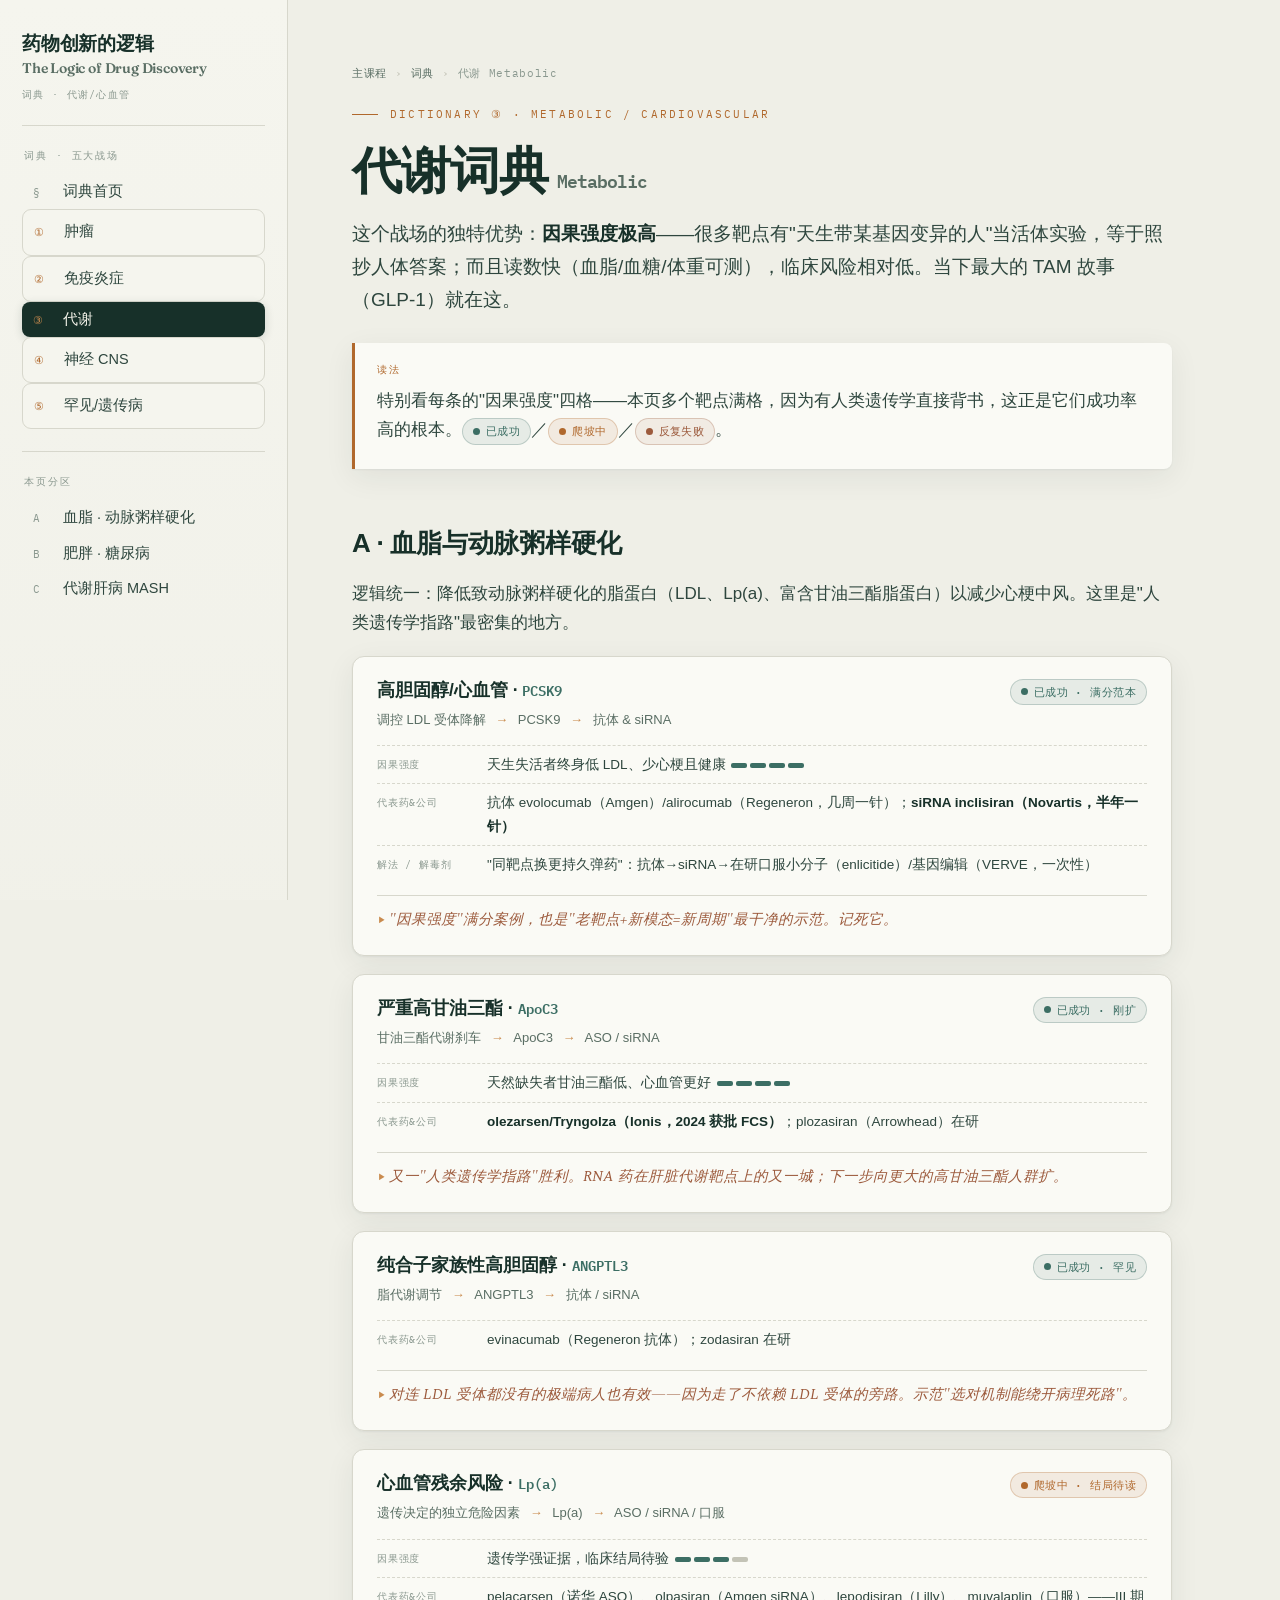
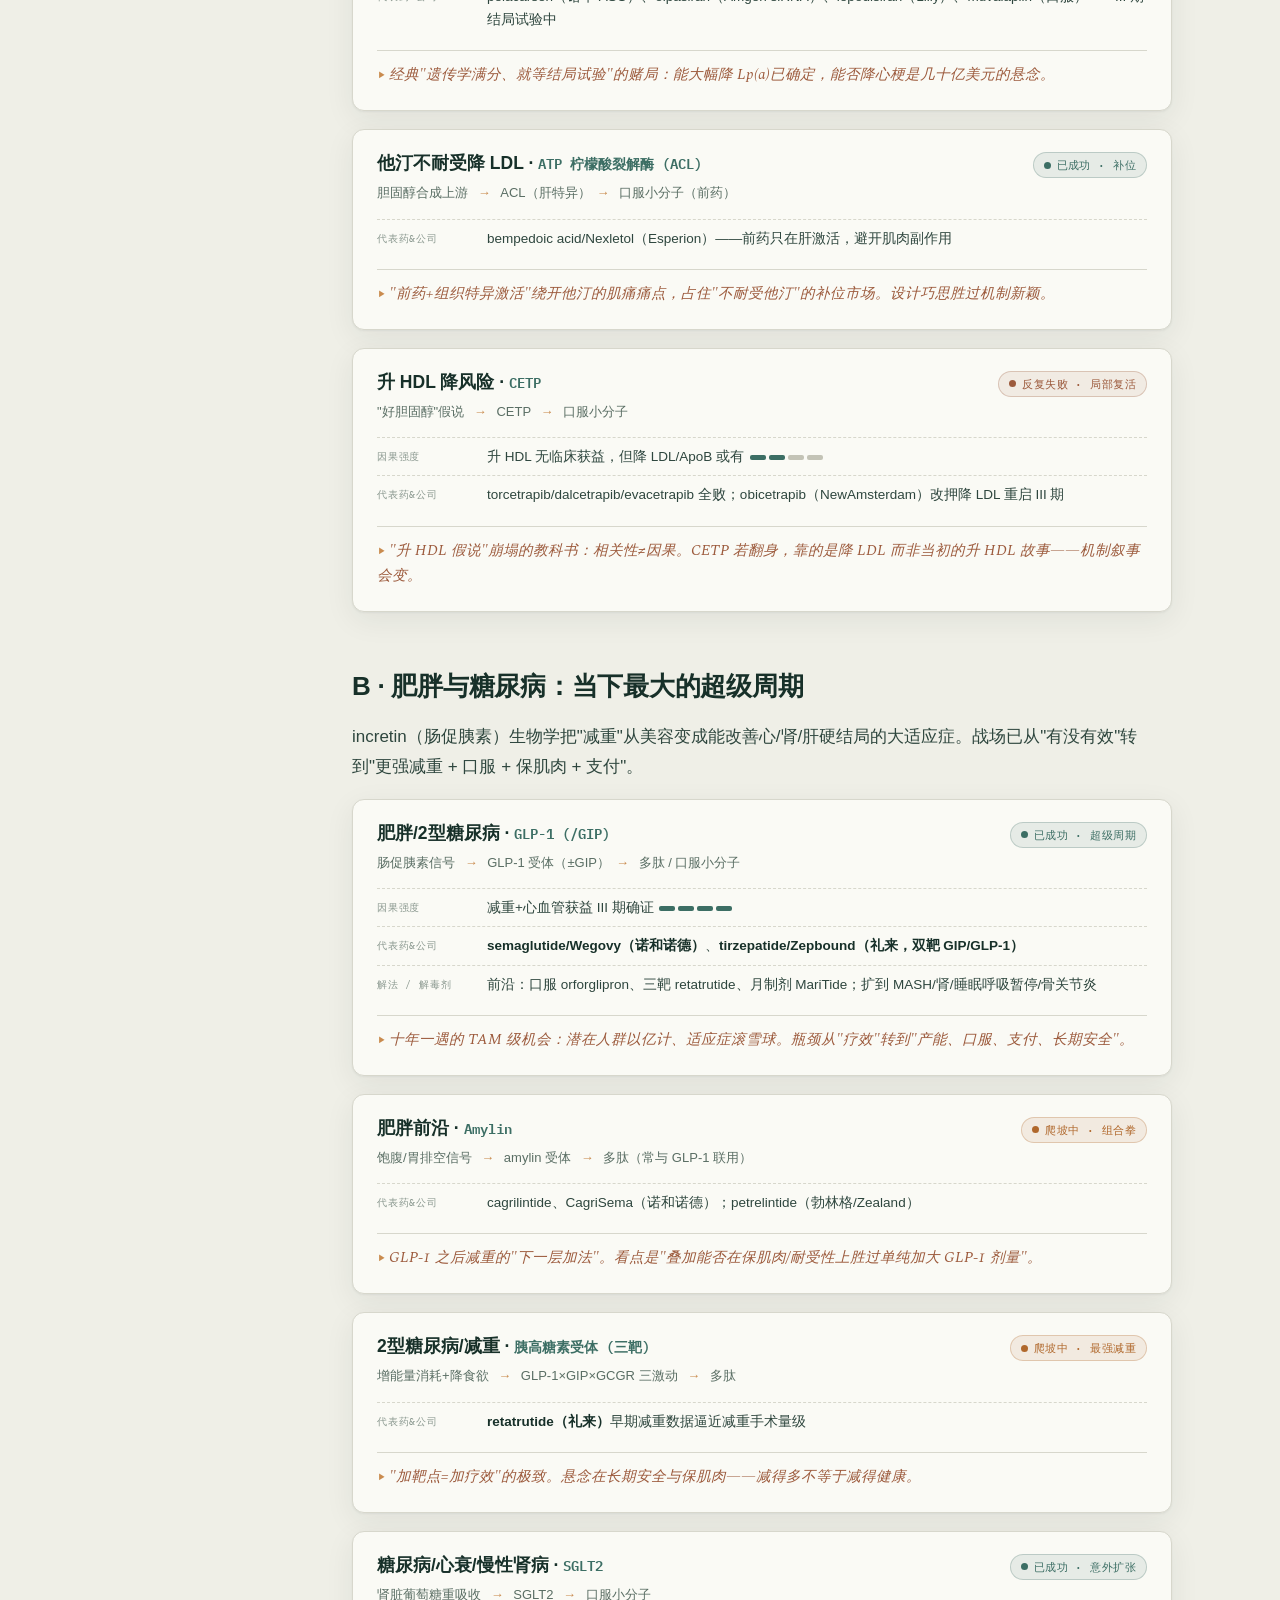
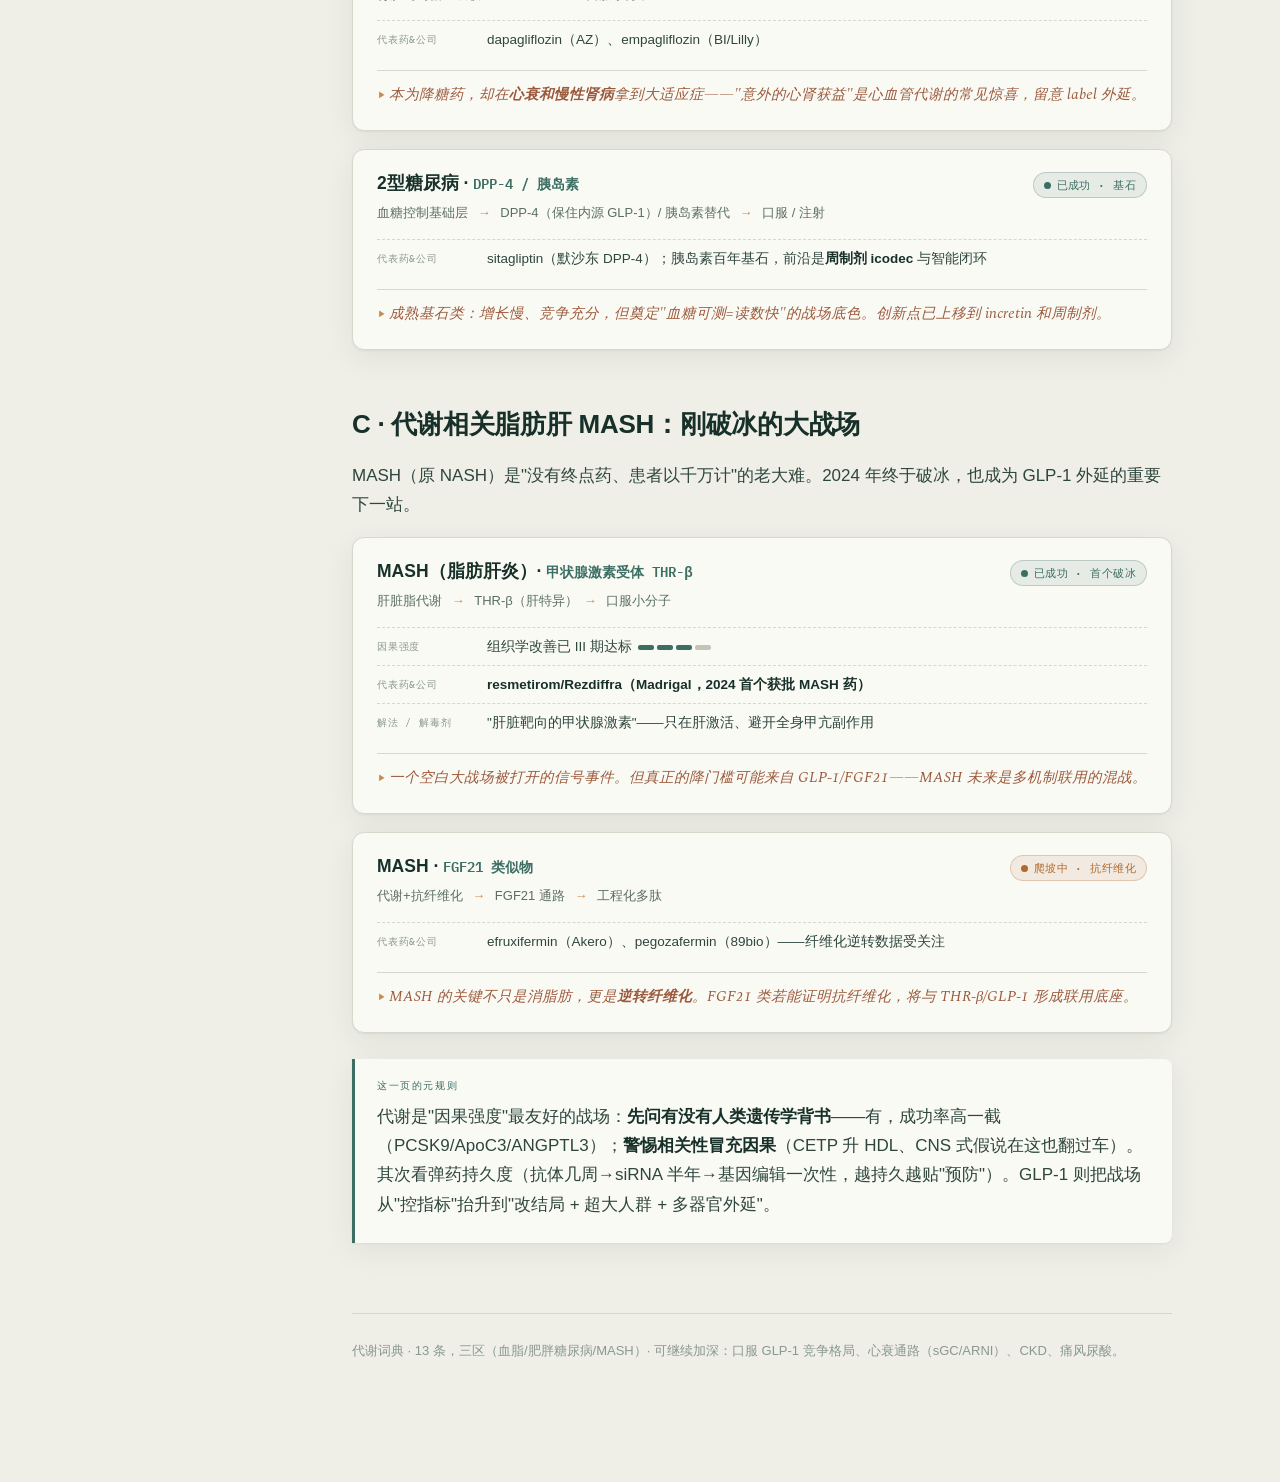
<file: dict/metabolic.html>
<!DOCTYPE html>
<html lang="zh-Hant">
<head>
<meta charset="UTF-8">
<meta name="viewport" content="width=device-width, initial-scale=1.0">
<title>代谢词典 Metabolic · 疾病·通路·成药</title>
<link rel="preconnect" href="https://fonts.googleapis.com">
<link rel="preconnect" href="https://fonts.gstatic.com" crossorigin>
<link href="https://fonts.googleapis.com/css2?family=Fraunces:opsz,wght@9..144,400;9..144,500;9..144,600;9..144,700&family=Spectral:wght@400;500;600&family=IBM+Plex+Mono:wght@400;500;600&display=swap" rel="stylesheet">
<link rel="stylesheet" href="../assets/styles.css">
</head>
<body>
<button class="menu-btn" id="menuBtn">☰ 目录</button>
<div class="scrim" id="scrim"></div>
<div class="shell">
  <aside class="rail" id="rail">
    <div class="brand"><a href="../index.html"><span class="cn">药物创新的逻辑</span></a><br><span style="font-size:14px;color:var(--soft)">The Logic of Drug Discovery</span></div>
    <div class="brand-sub">词典 · 代谢/心血管</div>
    <div class="rail-divider"></div>
    <div class="nav-label">词典 · 五大战场</div>
    <nav>
      <a class="nav-item" href="index.html"><span class="num">§</span><span class="txt">词典首页</span></a>
      <a class="nav-item link" href="oncology.html"><span class="num">①</span><span class="txt">肿瘤</span></a>
      <a class="nav-item link" href="immunology.html"><span class="num">②</span><span class="txt">免疫炎症</span></a>
      <a class="nav-item active" href="metabolic.html"><span class="num">③</span><span class="txt">代谢</span></a>
      <a class="nav-item link" href="cns.html"><span class="num">④</span><span class="txt">神经 CNS</span></a>
      <a class="nav-item link" href="rare.html"><span class="num">⑤</span><span class="txt">罕见/遗传病</span></a>
    </nav>
    <div class="rail-divider"></div>
    <div class="nav-label">本页分区</div>
    <nav>
      <a class="nav-item" href="#lipid"><span class="num">A</span><span class="txt">血脂 · 动脉粥样硬化</span></a>
      <a class="nav-item" href="#obesity"><span class="num">B</span><span class="txt">肥胖 · 糖尿病</span></a>
      <a class="nav-item" href="#liver"><span class="num">C</span><span class="txt">代谢肝病 MASH</span></a>
    </nav>
  </aside>
  <main class="main">
    <section class="page">
      <div class="crumb"><a href="../index.html">主课程</a><span class="sep">›</span><a href="index.html">词典</a><span class="sep">›</span>代谢 Metabolic</div>
      <div class="eyebrow">Dictionary ③ · Metabolic / Cardiovascular</div>
      <h1><span class="cn">代谢词典</span> <span style="font-family:var(--mono);font-size:18px;color:var(--soft)">Metabolic</span></h1>
      <p class="lede">这个战场的独特优势：<strong>因果强度极高</strong>——很多靶点有"天生带某基因变异的人"当活体实验，等于照抄人体答案；而且读数快（血脂/血糖/体重可测），临床风险相对低。当下最大的 TAM 故事（GLP-1）就在这。</p>
      <div class="note"><span class="tag">读法</span><p>特别看每条的"因果强度"四格——本页多个靶点满格，因为有人类遗传学直接背书，这正是它们成功率高的根本。<span class="badge ok">已成功</span>／<span class="badge wip">爬坡中</span>／<span class="badge fail">反复失败</span>。</p></div>

      <!-- ============ A. LIPID ============ -->
      <h2 id="lipid" class="anchor-h"><span class="cn">A · 血脂与动脉粥样硬化</span></h2>
      <p>逻辑统一：降低致动脉粥样硬化的脂蛋白（LDL、Lp(a)、富含甘油三酯脂蛋白）以减少心梗中风。这里是"人类遗传学指路"最密集的地方。</p>

      <div class="entry">
        <div class="e-top"><div class="e-title">高胆固醇/心血管 · <span class="tgt">PCSK9</span></div><span class="badge ok">已成功 · 满分范本</span></div>
        <div class="e-path">调控 LDL 受体降解 <span class="arrow">→</span> PCSK9 <span class="arrow">→</span> 抗体 & siRNA</div>
        <div class="erow"><span class="lbl">因果强度</span><span class="val">天生失活者终身低 LDL、少心梗且健康 <span class="meter"><i class="on"></i><i class="on"></i><i class="on"></i><i class="on"></i></span></span></div>
        <div class="erow"><span class="lbl">代表药&公司</span><span class="val">抗体 evolocumab（Amgen）/alirocumab（Regeneron，几周一针）；<b>siRNA inclisiran（Novartis，半年一针）</b></span></div>
        <div class="erow"><span class="lbl">解法 / 解毒剂</span><span class="val">"同靶点换更持久弹药"：抗体→siRNA→在研口服小分子（enlicitide）/基因编辑（VERVE，一次性）</span></div>
        <div class="e-insight">"因果强度"满分案例，也是"老靶点+新模态=新周期"最干净的示范。记死它。</div>
      </div>

      <div class="entry">
        <div class="e-top"><div class="e-title">严重高甘油三酯 · <span class="tgt">ApoC3</span></div><span class="badge ok">已成功 · 刚扩</span></div>
        <div class="e-path">甘油三酯代谢刹车 <span class="arrow">→</span> ApoC3 <span class="arrow">→</span> ASO / siRNA</div>
        <div class="erow"><span class="lbl">因果强度</span><span class="val">天然缺失者甘油三酯低、心血管更好 <span class="meter"><i class="on"></i><i class="on"></i><i class="on"></i><i class="on"></i></span></span></div>
        <div class="erow"><span class="lbl">代表药&公司</span><span class="val"><b>olezarsen/Tryngolza（Ionis，2024 获批 FCS）</b>；plozasiran（Arrowhead）在研</span></div>
        <div class="e-insight">又一"人类遗传学指路"胜利。RNA 药在肝脏代谢靶点上的又一城；下一步向更大的高甘油三酯人群扩。</div>
      </div>

      <div class="entry">
        <div class="e-top"><div class="e-title">纯合子家族性高胆固醇 · <span class="tgt">ANGPTL3</span></div><span class="badge ok">已成功 · 罕见</span></div>
        <div class="e-path">脂代谢调节 <span class="arrow">→</span> ANGPTL3 <span class="arrow">→</span> 抗体 / siRNA</div>
        <div class="erow"><span class="lbl">代表药&公司</span><span class="val">evinacumab（Regeneron 抗体）；zodasiran 在研</span></div>
        <div class="e-insight">对连 LDL 受体都没有的极端病人也有效——因为走了不依赖 LDL 受体的旁路。示范"选对机制能绕开病理死路"。</div>
      </div>

      <div class="entry">
        <div class="e-top"><div class="e-title">心血管残余风险 · <span class="tgt">Lp(a)</span></div><span class="badge wip">爬坡中 · 结局待读</span></div>
        <div class="e-path">遗传决定的独立危险因素 <span class="arrow">→</span> Lp(a) <span class="arrow">→</span> ASO / siRNA / 口服</div>
        <div class="erow"><span class="lbl">因果强度</span><span class="val">遗传学强证据，临床结局待验 <span class="meter"><i class="on"></i><i class="on"></i><i class="on"></i><i></i></span></span></div>
        <div class="erow"><span class="lbl">代表药&公司</span><span class="val">pelacarsen（诺华 ASO）、olpasiran（Amgen siRNA）、lepodisiran（Lilly）、muvalaplin（口服）——III 期结局试验中</span></div>
        <div class="e-insight">经典"遗传学满分、就等结局试验"的赌局：能大幅降 Lp(a)已确定，能否降心梗是几十亿美元的悬念。</div>
      </div>

      <div class="entry">
        <div class="e-top"><div class="e-title">他汀不耐受降 LDL · <span class="tgt">ATP 柠檬酸裂解酶 (ACL)</span></div><span class="badge ok">已成功 · 补位</span></div>
        <div class="e-path">胆固醇合成上游 <span class="arrow">→</span> ACL（肝特异）<span class="arrow">→</span> 口服小分子（前药）</div>
        <div class="erow"><span class="lbl">代表药&公司</span><span class="val">bempedoic acid/Nexletol（Esperion）——前药只在肝激活，避开肌肉副作用</span></div>
        <div class="e-insight">"前药+组织特异激活"绕开他汀的肌痛痛点，占住"不耐受他汀"的补位市场。设计巧思胜过机制新颖。</div>
      </div>

      <div class="entry">
        <div class="e-top"><div class="e-title">升 HDL 降风险 · <span class="tgt">CETP</span></div><span class="badge fail">反复失败 · 局部复活</span></div>
        <div class="e-path">"好胆固醇"假说 <span class="arrow">→</span> CETP <span class="arrow">→</span> 口服小分子</div>
        <div class="erow"><span class="lbl">因果强度</span><span class="val">升 HDL 无临床获益，但降 LDL/ApoB 或有 <span class="meter"><i class="on"></i><i class="on"></i><i></i><i></i></span></span></div>
        <div class="erow"><span class="lbl">代表药&公司</span><span class="val">torcetrapib/dalcetrapib/evacetrapib 全败；obicetrapib（NewAmsterdam）改押降 LDL 重启 III 期</span></div>
        <div class="e-insight">"升 HDL 假说"崩塌的教科书：相关性≠因果。CETP 若翻身，靠的是降 LDL 而非当初的升 HDL 故事——机制叙事会变。</div>
      </div>

      <!-- ============ B. OBESITY / DIABETES ============ -->
      <h2 id="obesity" class="anchor-h"><span class="cn">B · 肥胖与糖尿病：当下最大的超级周期</span></h2>
      <p>incretin（肠促胰素）生物学把"减重"从美容变成能改善心/肾/肝硬结局的大适应症。战场已从"有没有效"转到"更强减重 + 口服 + 保肌肉 + 支付"。</p>

      <div class="entry">
        <div class="e-top"><div class="e-title">肥胖/2型糖尿病 · <span class="tgt">GLP-1 (/GIP)</span></div><span class="badge ok">已成功 · 超级周期</span></div>
        <div class="e-path">肠促胰素信号 <span class="arrow">→</span> GLP-1 受体（±GIP）<span class="arrow">→</span> 多肽 / 口服小分子</div>
        <div class="erow"><span class="lbl">因果强度</span><span class="val">减重+心血管获益 III 期确证 <span class="meter"><i class="on"></i><i class="on"></i><i class="on"></i><i class="on"></i></span></span></div>
        <div class="erow"><span class="lbl">代表药&公司</span><span class="val"><b>semaglutide/Wegovy（诺和诺德）</b>、<b>tirzepatide/Zepbound（礼来，双靶 GIP/GLP-1）</b></span></div>
        <div class="erow"><span class="lbl">解法 / 解毒剂</span><span class="val">前沿：口服 orforglipron、三靶 retatrutide、月制剂 MariTide；扩到 MASH/肾/睡眠呼吸暂停/骨关节炎</span></div>
        <div class="e-insight">十年一遇的 TAM 级机会：潜在人群以亿计、适应症滚雪球。瓶颈从"疗效"转到"产能、口服、支付、长期安全"。</div>
      </div>

      <div class="entry">
        <div class="e-top"><div class="e-title">肥胖前沿 · <span class="tgt">Amylin</span></div><span class="badge wip">爬坡中 · 组合拳</span></div>
        <div class="e-path">饱腹/胃排空信号 <span class="arrow">→</span> amylin 受体 <span class="arrow">→</span> 多肽（常与 GLP-1 联用）</div>
        <div class="erow"><span class="lbl">代表药&公司</span><span class="val">cagrilintide、CagriSema（诺和诺德）；petrelintide（勃林格/Zealand）</span></div>
        <div class="e-insight">GLP-1 之后减重的"下一层加法"。看点是"叠加能否在保肌肉/耐受性上胜过单纯加大 GLP-1 剂量"。</div>
      </div>

      <div class="entry">
        <div class="e-top"><div class="e-title">2型糖尿病/减重 · <span class="tgt">胰高糖素受体 (三靶)</span></div><span class="badge wip">爬坡中 · 最强减重</span></div>
        <div class="e-path">增能量消耗+降食欲 <span class="arrow">→</span> GLP-1×GIP×GCGR 三激动 <span class="arrow">→</span> 多肽</div>
        <div class="erow"><span class="lbl">代表药&公司</span><span class="val"><b>retatrutide（礼来）</b>早期减重数据逼近减重手术量级</span></div>
        <div class="e-insight">"加靶点=加疗效"的极致。悬念在长期安全与保肌肉——减得多不等于减得健康。</div>
      </div>

      <div class="entry">
        <div class="e-top"><div class="e-title">糖尿病/心衰/慢性肾病 · <span class="tgt">SGLT2</span></div><span class="badge ok">已成功 · 意外扩张</span></div>
        <div class="e-path">肾脏葡萄糖重吸收 <span class="arrow">→</span> SGLT2 <span class="arrow">→</span> 口服小分子</div>
        <div class="erow"><span class="lbl">代表药&公司</span><span class="val">dapagliflozin（AZ）、empagliflozin（BI/Lilly）</span></div>
        <div class="e-insight">本为降糖药，却在<b>心衰和慢性肾病</b>拿到大适应症——"意外的心肾获益"是心血管代谢的常见惊喜，留意 label 外延。</div>
      </div>

      <div class="entry">
        <div class="e-top"><div class="e-title">2型糖尿病 · <span class="tgt">DPP-4 / 胰岛素</span></div><span class="badge ok">已成功 · 基石</span></div>
        <div class="e-path">血糖控制基础层 <span class="arrow">→</span> DPP-4（保住内源 GLP-1）/ 胰岛素替代 <span class="arrow">→</span> 口服 / 注射</div>
        <div class="erow"><span class="lbl">代表药&公司</span><span class="val">sitagliptin（默沙东 DPP-4）；胰岛素百年基石，前沿是<b>周制剂 icodec</b> 与智能闭环</span></div>
        <div class="e-insight">成熟基石类：增长慢、竞争充分，但奠定"血糖可测=读数快"的战场底色。创新点已上移到 incretin 和周制剂。</div>
      </div>

      <!-- ============ C. LIVER / MASH ============ -->
      <h2 id="liver" class="anchor-h"><span class="cn">C · 代谢相关脂肪肝 MASH：刚破冰的大战场</span></h2>
      <p>MASH（原 NASH）是"没有终点药、患者以千万计"的老大难。2024 年终于破冰，也成为 GLP-1 外延的重要下一站。</p>

      <div class="entry">
        <div class="e-top"><div class="e-title">MASH（脂肪肝炎）· <span class="tgt">甲状腺激素受体 THR-β</span></div><span class="badge ok">已成功 · 首个破冰</span></div>
        <div class="e-path">肝脏脂代谢 <span class="arrow">→</span> THR-β（肝特异）<span class="arrow">→</span> 口服小分子</div>
        <div class="erow"><span class="lbl">因果强度</span><span class="val">组织学改善已 III 期达标 <span class="meter"><i class="on"></i><i class="on"></i><i class="on"></i><i></i></span></span></div>
        <div class="erow"><span class="lbl">代表药&公司</span><span class="val"><b>resmetirom/Rezdiffra（Madrigal，2024 首个获批 MASH 药）</b></span></div>
        <div class="erow"><span class="lbl">解法 / 解毒剂</span><span class="val">"肝脏靶向的甲状腺激素"——只在肝激活、避开全身甲亢副作用</span></div>
        <div class="e-insight">一个空白大战场被打开的信号事件。但真正的降门槛可能来自 GLP-1/FGF21——MASH 未来是多机制联用的混战。</div>
      </div>

      <div class="entry">
        <div class="e-top"><div class="e-title">MASH · <span class="tgt">FGF21 类似物</span></div><span class="badge wip">爬坡中 · 抗纤维化</span></div>
        <div class="e-path">代谢+抗纤维化 <span class="arrow">→</span> FGF21 通路 <span class="arrow">→</span> 工程化多肽</div>
        <div class="erow"><span class="lbl">代表药&公司</span><span class="val">efruxifermin（Akero）、pegozafermin（89bio）——纤维化逆转数据受关注</span></div>
        <div class="e-insight">MASH 的关键不只是消脂肪，更是<b>逆转纤维化</b>。FGF21 类若能证明抗纤维化，将与 THR-β/GLP-1 形成联用底座。</div>
      </div>

      <div class="note investor">
        <span class="tag">这一页的元规则</span>
        <p>代谢是"因果强度"最友好的战场：<strong>先问有没有人类遗传学背书</strong>——有，成功率高一截（PCSK9/ApoC3/ANGPTL3）；<strong>警惕相关性冒充因果</strong>（CETP 升 HDL、CNS 式假说在这也翻过车）。其次看弹药持久度（抗体几周→siRNA 半年→基因编辑一次性，越持久越贴"预防"）。GLP-1 则把战场从"控指标"抬升到"改结局 + 超大人群 + 多器官外延"。</p>
      </div>
      <div class="footer-note">代谢词典 · 13 条，三区（血脂/肥胖糖尿病/MASH）· 可继续加深：口服 GLP-1 竞争格局、心衰通路（sGC/ARNI）、CKD、痛风尿酸。</div>
    </section>
  </main>
</div>
<script>
  const rail=document.getElementById('rail'),scrim=document.getElementById('scrim'),menuBtn=document.getElementById('menuBtn');
  menuBtn.addEventListener('click',()=>{rail.classList.add('open');scrim.classList.add('show')});
  scrim.addEventListener('click',()=>{rail.classList.remove('open');scrim.classList.remove('show')});
</script>
</body>
</html>
</file>
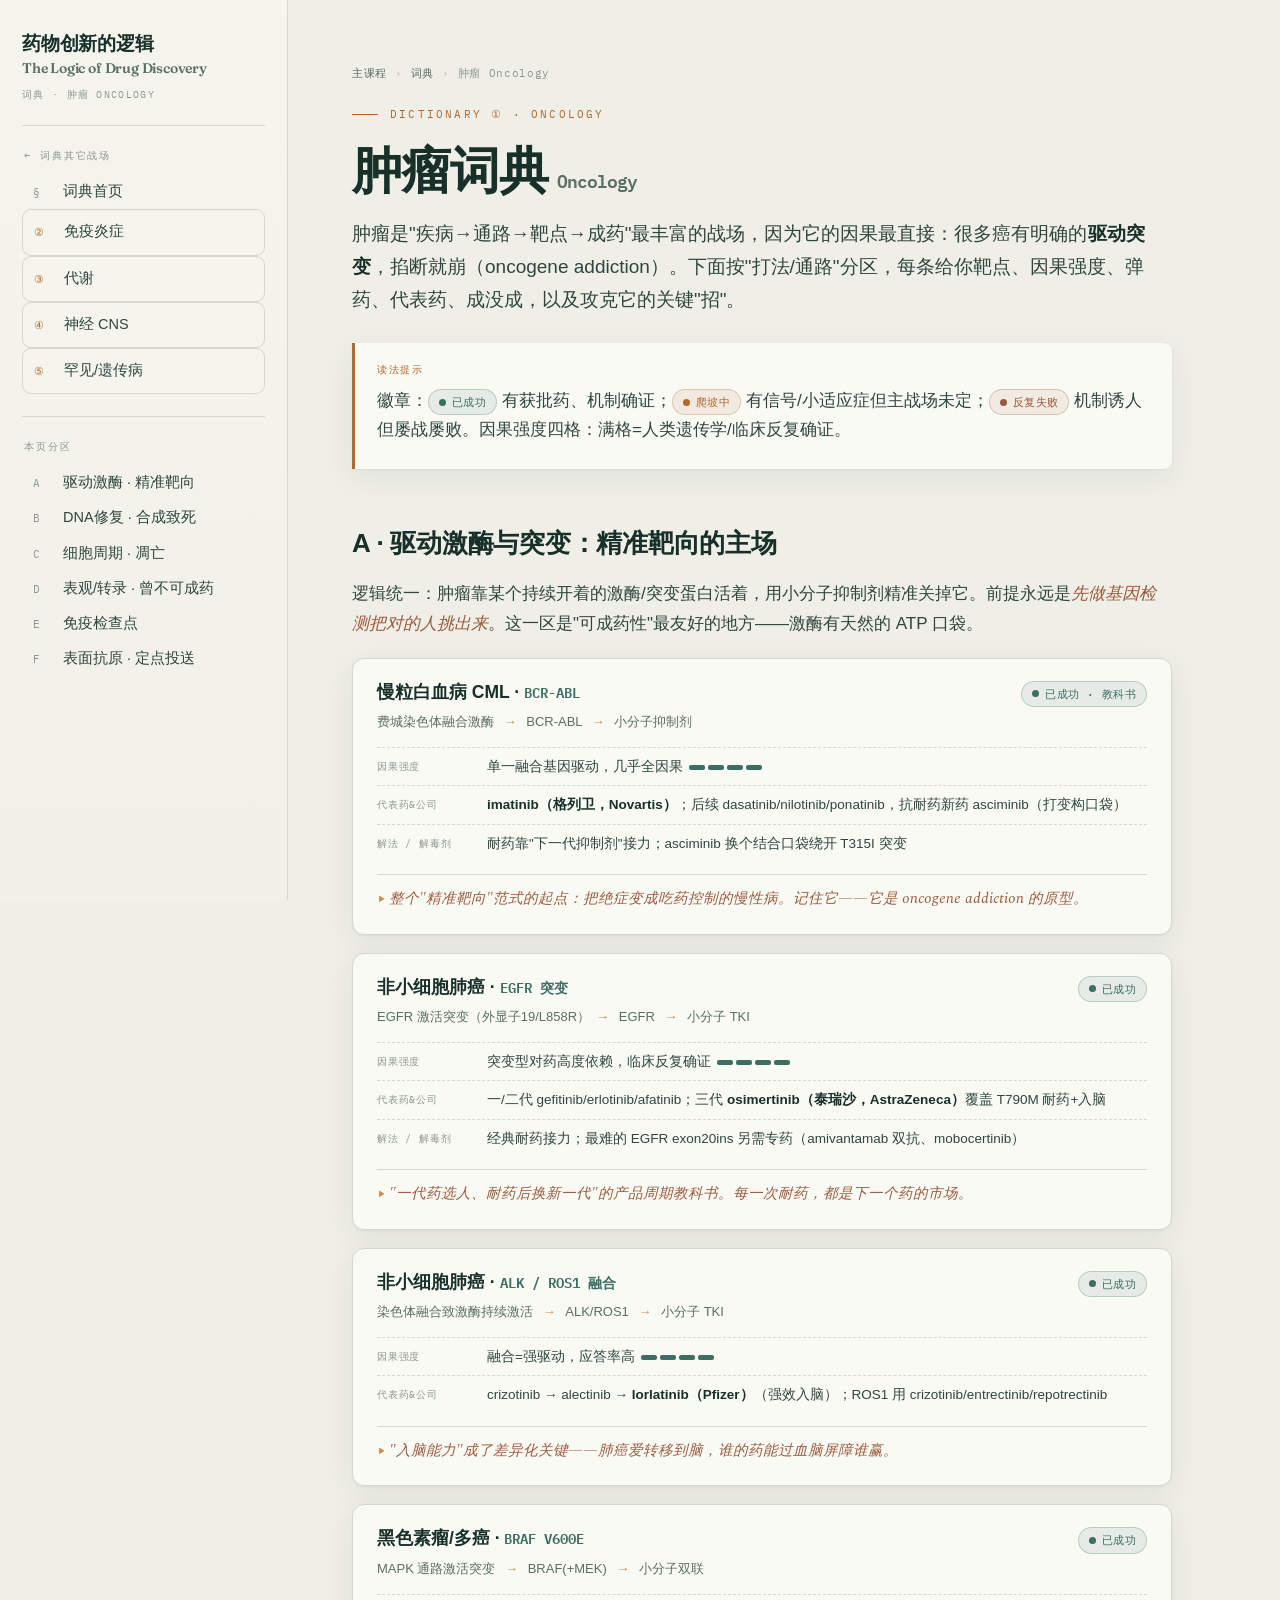
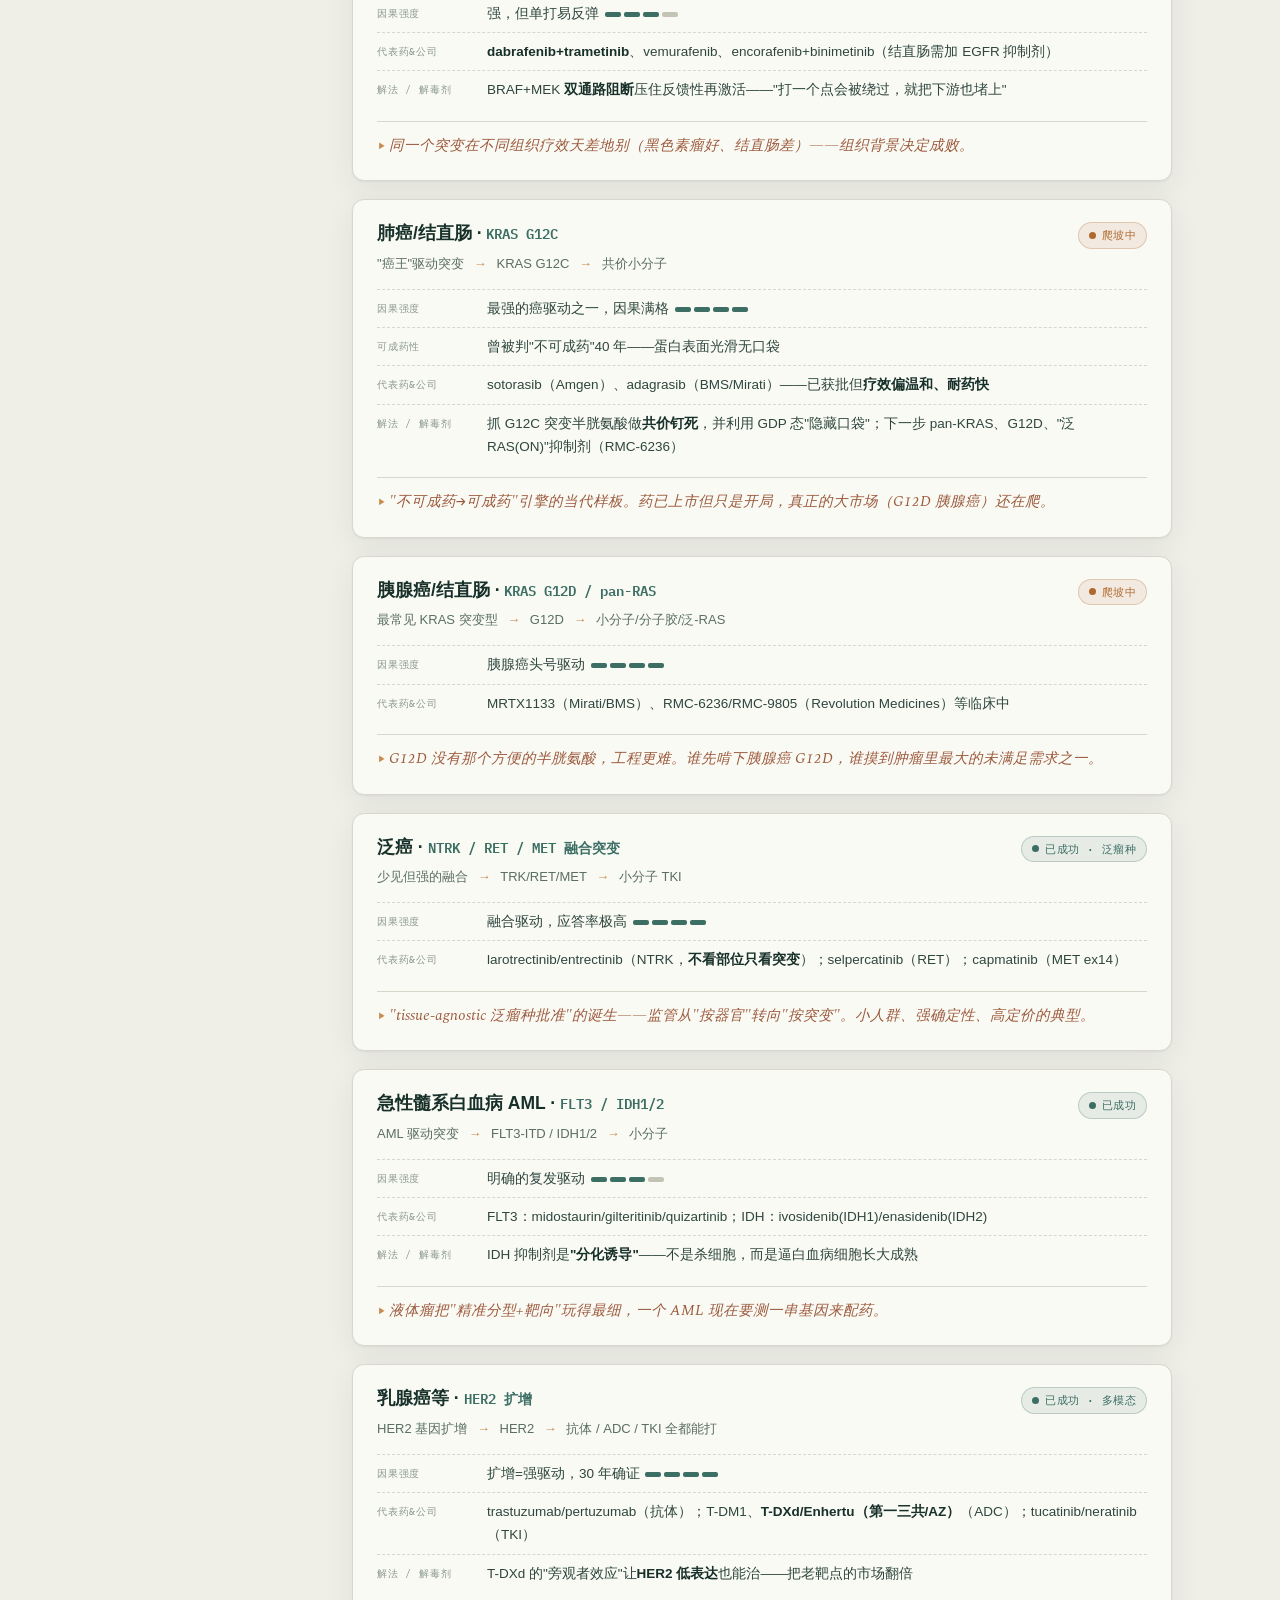
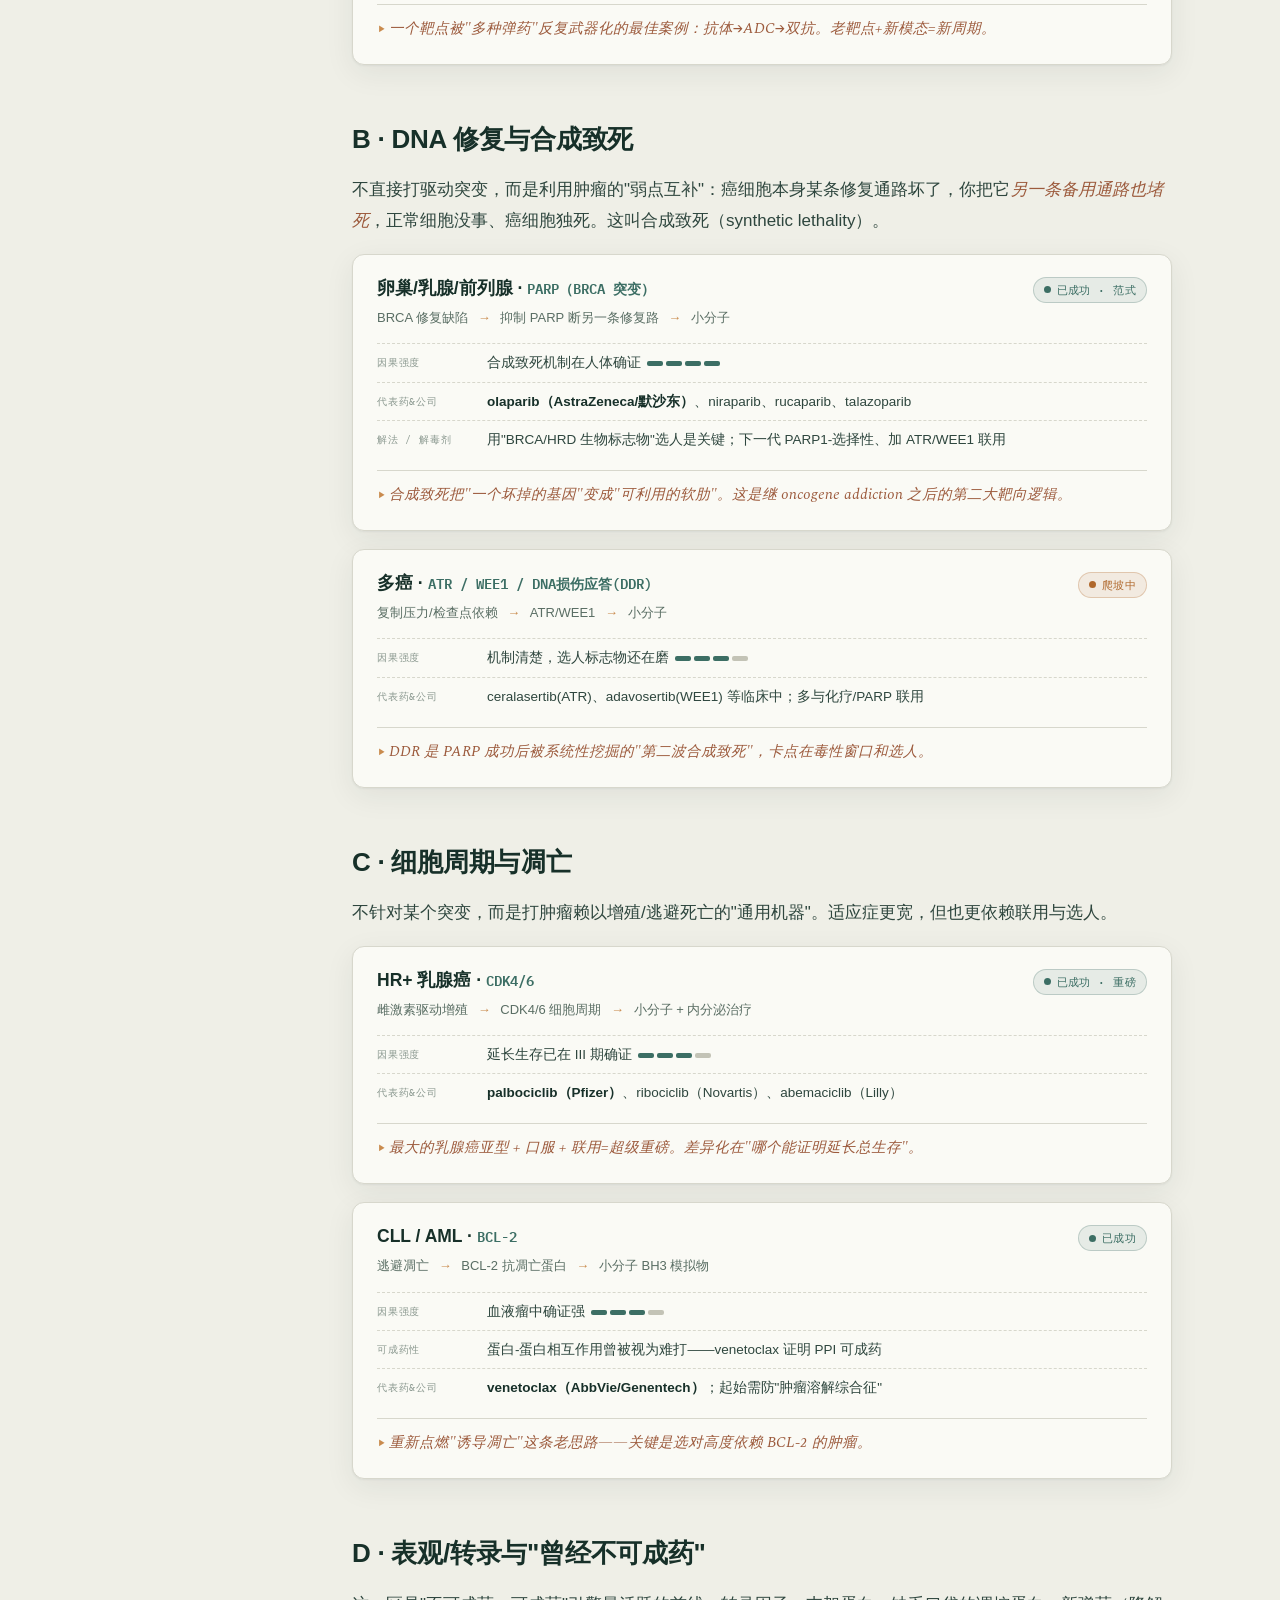
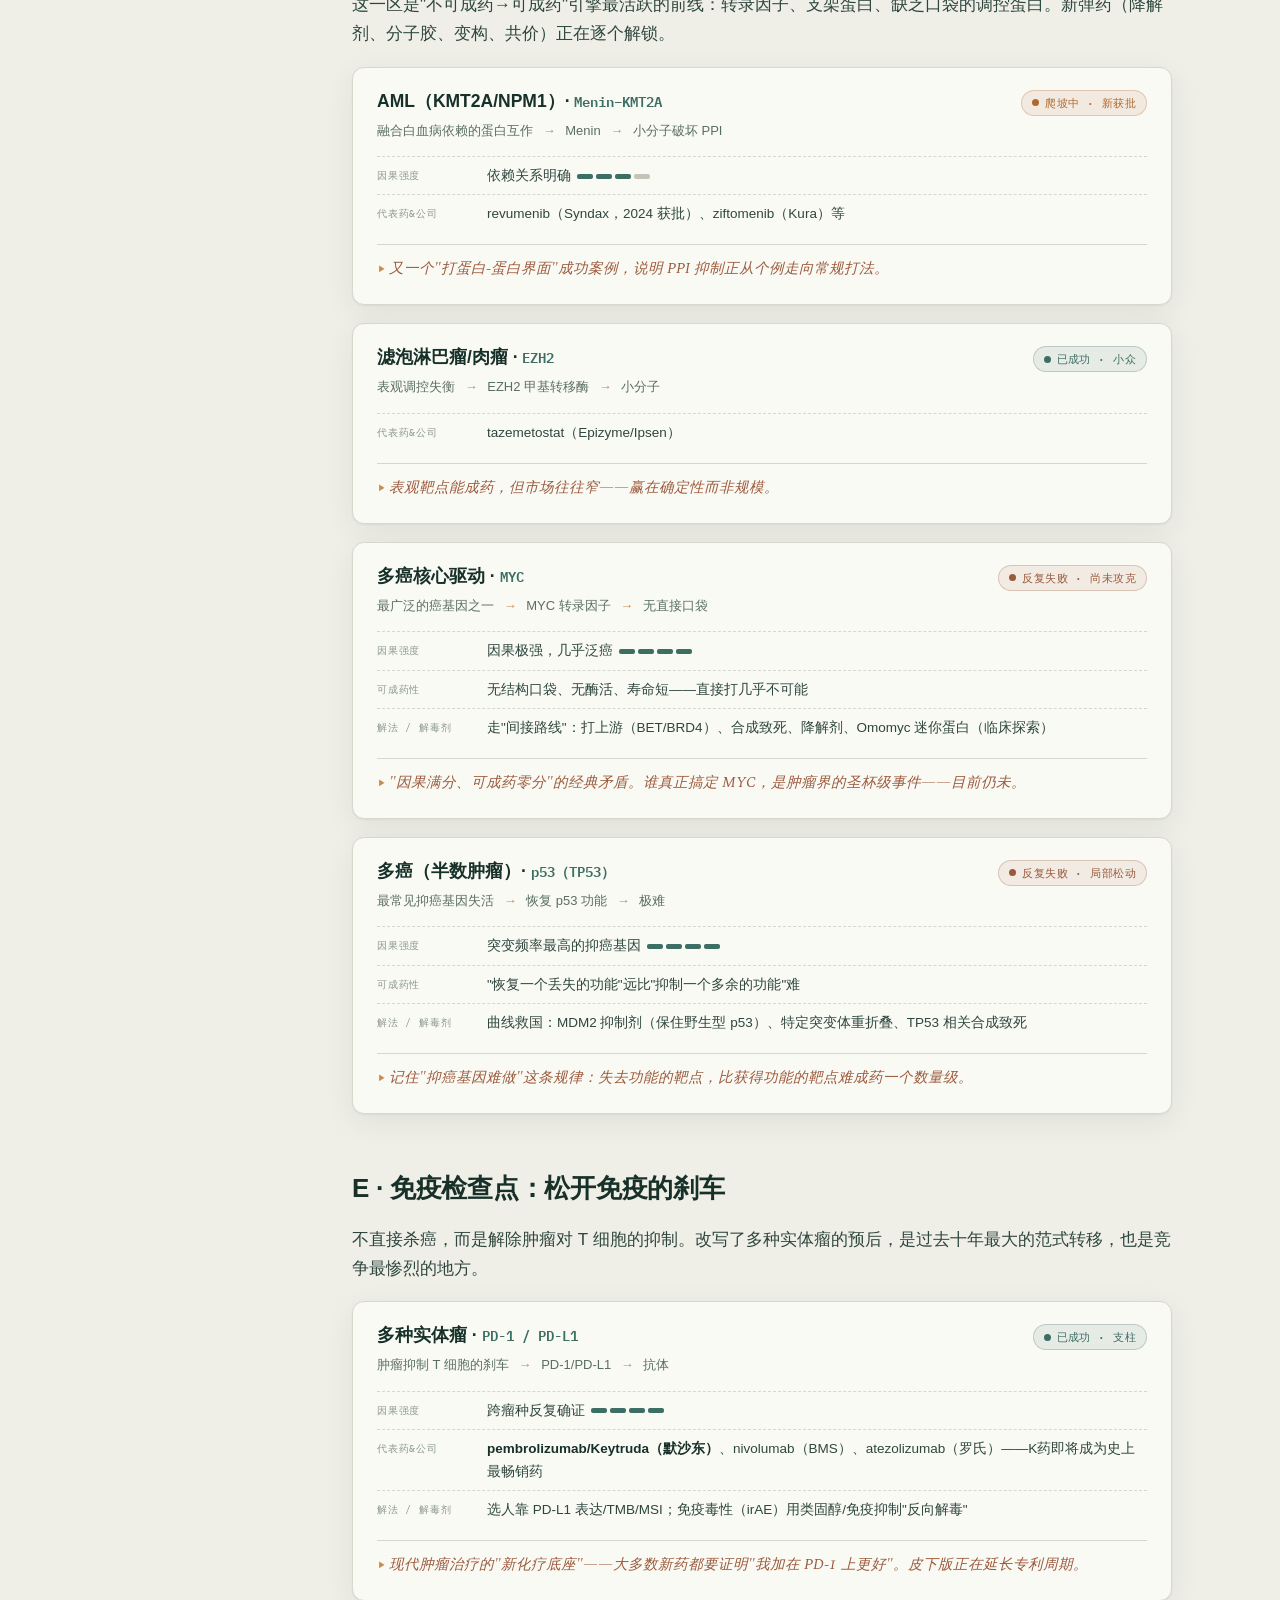
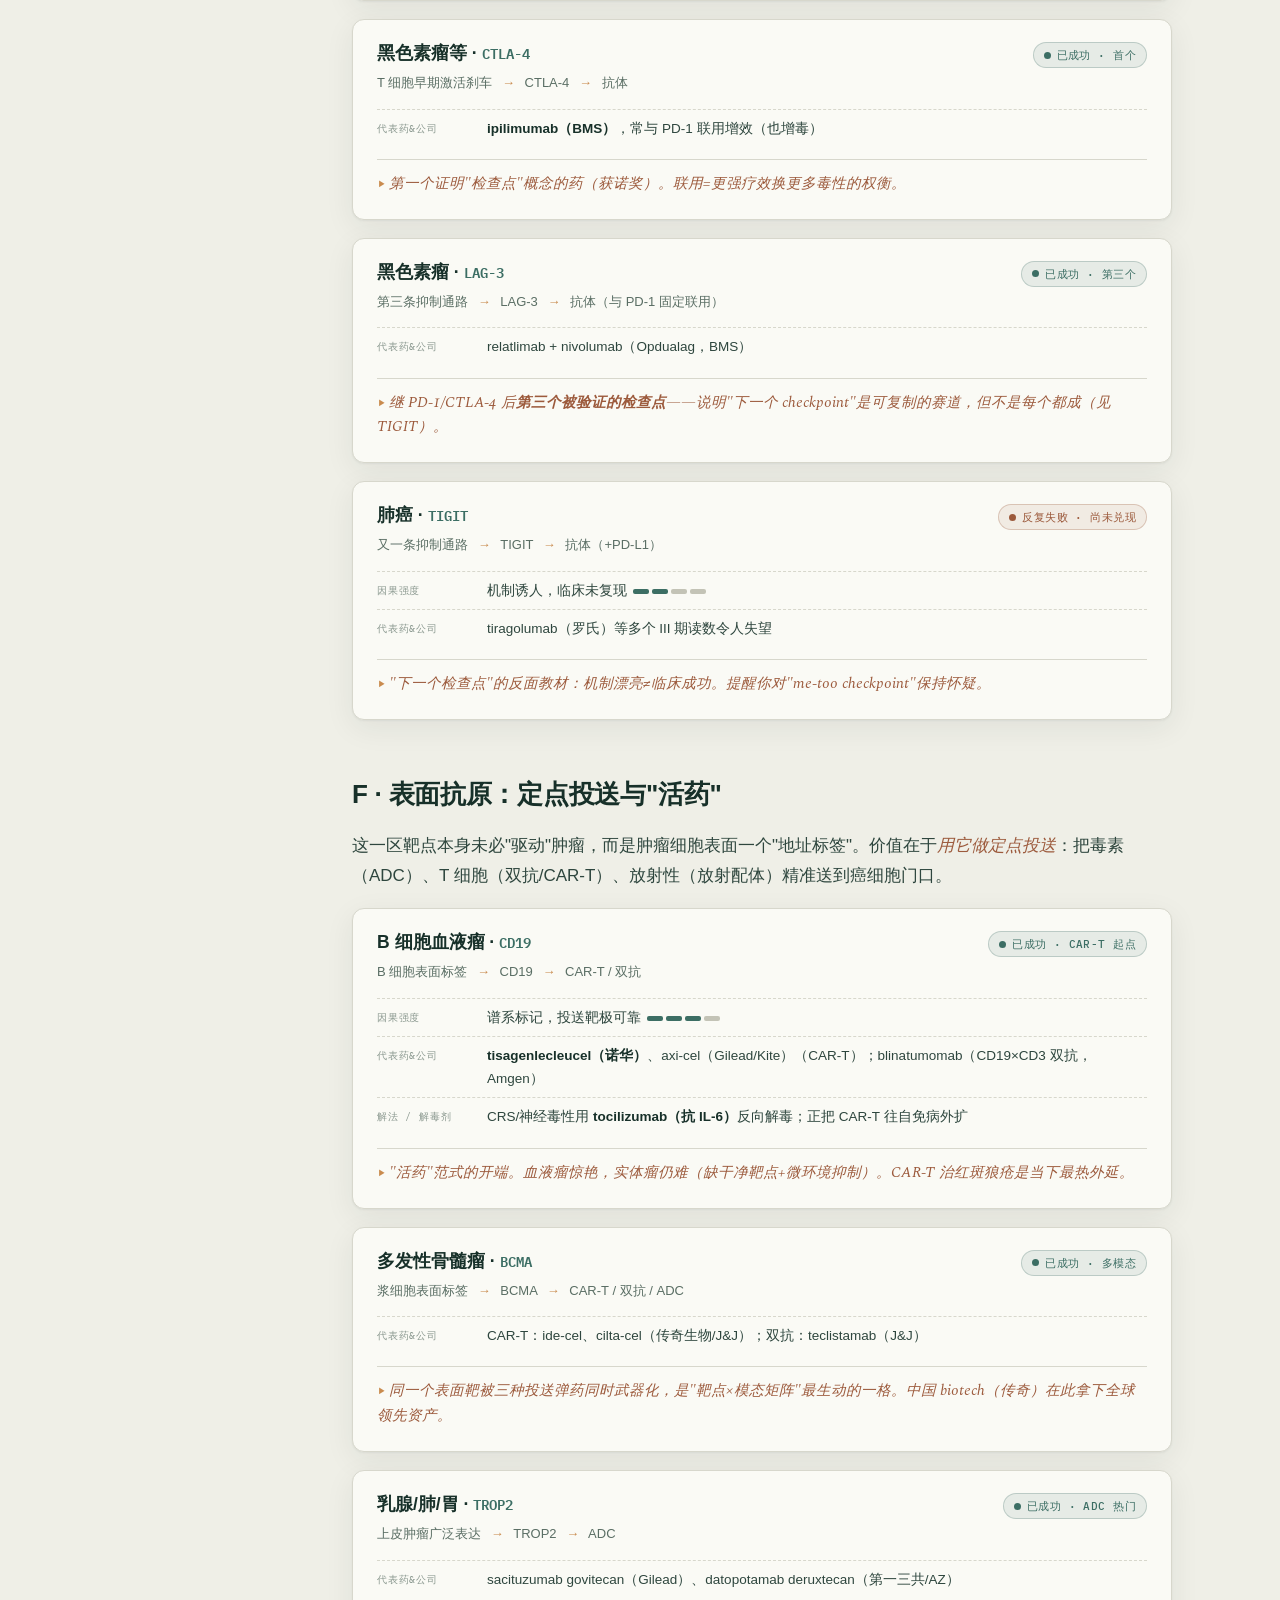
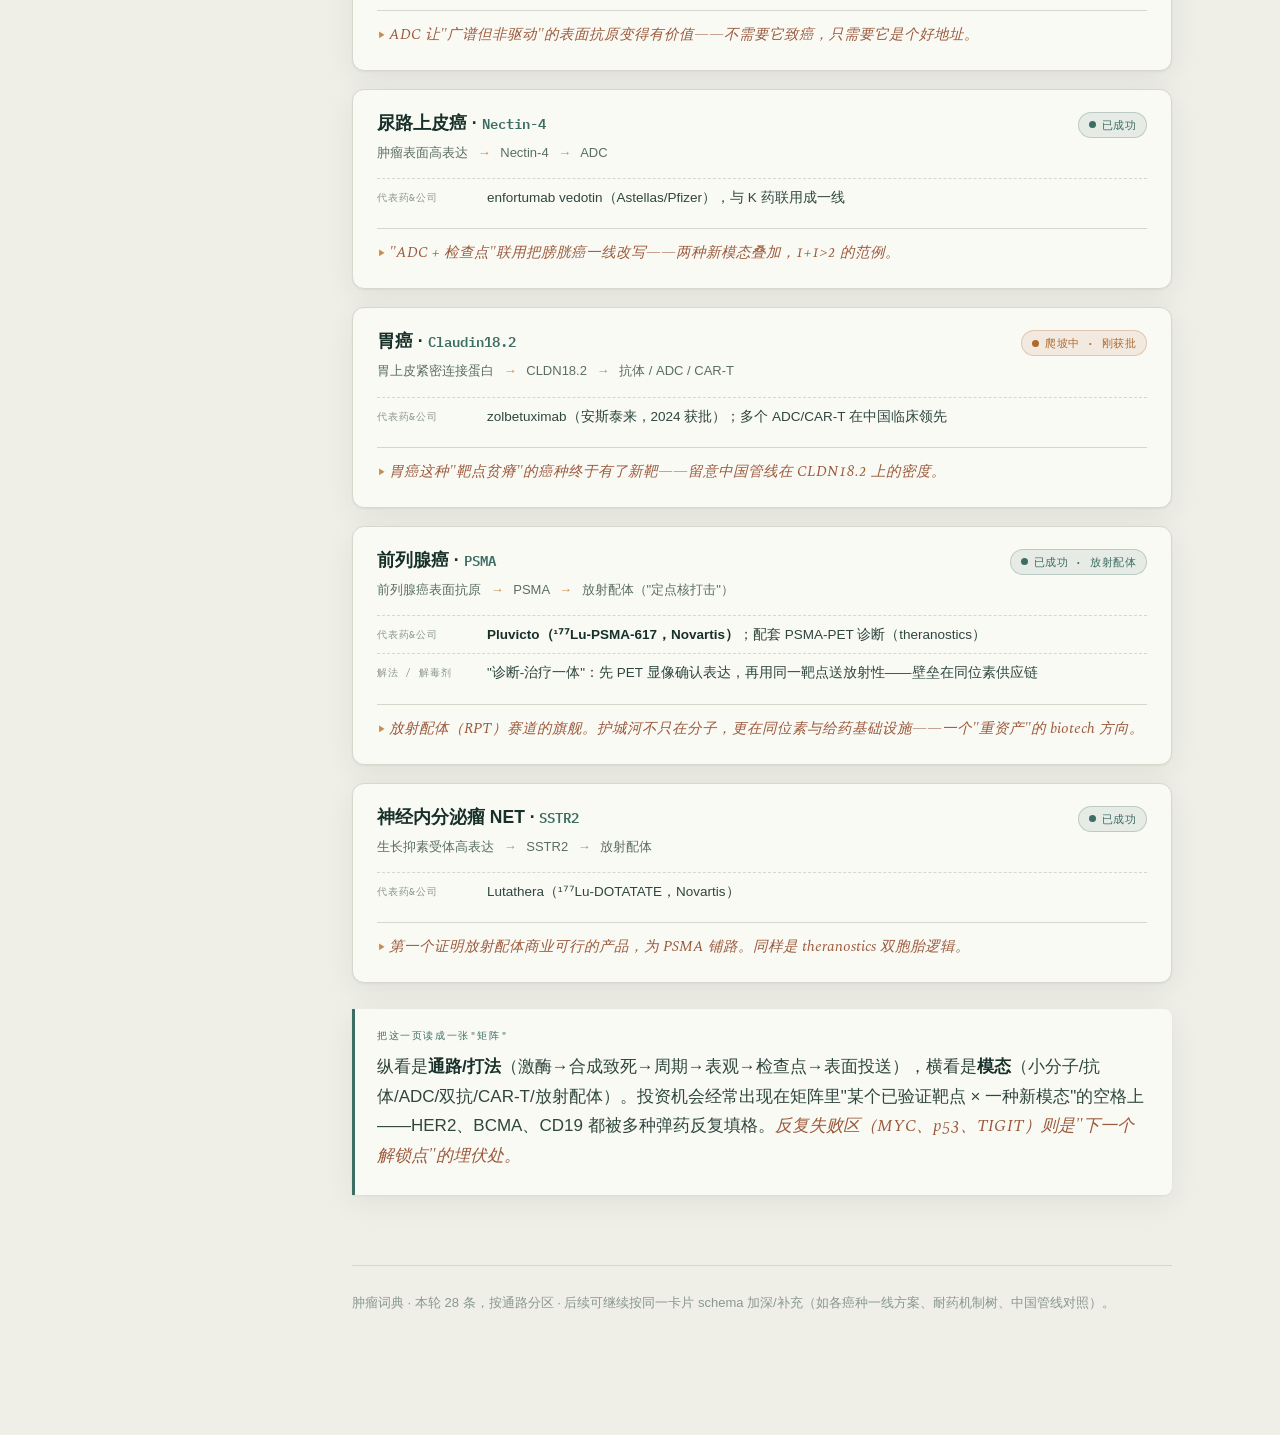
<file: dict/oncology.html>
<!DOCTYPE html>
<html lang="zh-Hant">
<head>
<meta charset="UTF-8">
<meta name="viewport" content="width=device-width, initial-scale=1.0">
<title>肿瘤词典 Oncology · 疾病·通路·成药</title>
<link rel="preconnect" href="https://fonts.googleapis.com">
<link rel="preconnect" href="https://fonts.gstatic.com" crossorigin>
<link href="https://fonts.googleapis.com/css2?family=Fraunces:opsz,wght@9..144,400;9..144,500;9..144,600;9..144,700&family=Spectral:wght@400;500;600&family=IBM+Plex+Mono:wght@400;500;600&display=swap" rel="stylesheet">
<link rel="stylesheet" href="../assets/styles.css">
</head>
<body>
<button class="menu-btn" id="menuBtn">☰ 目录</button>
<div class="scrim" id="scrim"></div>
<div class="shell">

  <aside class="rail" id="rail">
    <div class="brand"><a href="../index.html"><span class="cn">药物创新的逻辑</span></a><br><span style="font-size:14px;color:var(--soft)">The Logic of Drug Discovery</span></div>
    <div class="brand-sub">词典 · 肿瘤 Oncology</div>
    <div class="rail-divider"></div>
    <div class="nav-label">← 词典其它战场</div>
    <nav>
      <a class="nav-item" href="index.html"><span class="num">§</span><span class="txt">词典首页</span></a>
      <a class="nav-item link" href="immunology.html"><span class="num">②</span><span class="txt">免疫炎症</span></a>
      <a class="nav-item link" href="metabolic.html"><span class="num">③</span><span class="txt">代谢</span></a>
      <a class="nav-item link" href="cns.html"><span class="num">④</span><span class="txt">神经 CNS</span></a>
      <a class="nav-item link" href="rare.html"><span class="num">⑤</span><span class="txt">罕见/遗传病</span></a>
    </nav>
    <div class="rail-divider"></div>
    <div class="nav-label">本页分区</div>
    <nav>
      <a class="nav-item" href="#kinase"><span class="num">A</span><span class="txt">驱动激酶 · 精准靶向</span></a>
      <a class="nav-item" href="#lethal"><span class="num">B</span><span class="txt">DNA修复 · 合成致死</span></a>
      <a class="nav-item" href="#cycle"><span class="num">C</span><span class="txt">细胞周期 · 凋亡</span></a>
      <a class="nav-item" href="#epi"><span class="num">D</span><span class="txt">表观/转录 · 曾不可成药</span></a>
      <a class="nav-item" href="#checkpoint"><span class="num">E</span><span class="txt">免疫检查点</span></a>
      <a class="nav-item" href="#surface"><span class="num">F</span><span class="txt">表面抗原 · 定点投送</span></a>
    </nav>
  </aside>

  <main class="main">
    <section class="page">
      <div class="crumb"><a href="../index.html">主课程</a><span class="sep">›</span><a href="index.html">词典</a><span class="sep">›</span>肿瘤 Oncology</div>
      <div class="eyebrow">Dictionary ① · Oncology</div>
      <h1><span class="cn">肿瘤词典</span> <span style="font-family:var(--mono);font-size:18px;color:var(--soft)">Oncology</span></h1>
      <p class="lede">肿瘤是"疾病→通路→靶点→成药"最丰富的战场，因为它的因果最直接：很多癌有明确的<strong>驱动突变</strong>，掐断就崩（oncogene addiction）。下面按"打法/通路"分区，每条给你靶点、因果强度、弹药、代表药、成没成，以及攻克它的关键"招"。</p>

      <div class="note"><span class="tag">读法提示</span><p>徽章：<span class="badge ok">已成功</span> 有获批药、机制确证；<span class="badge wip">爬坡中</span> 有信号/小适应症但主战场未定；<span class="badge fail">反复失败</span> 机制诱人但屡战屡败。因果强度四格：满格=人类遗传学/临床反复确证。</p></div>

      <!-- ======================= A. KINASE ======================= -->
      <h2 id="kinase" class="anchor-h"><span class="cn">A · 驱动激酶与突变：精准靶向的主场</span></h2>
      <p>逻辑统一：肿瘤靠某个持续开着的激酶/突变蛋白活着，用小分子抑制剂精准关掉它。前提永远是<em>先做基因检测把对的人挑出来</em>。这一区是"可成药性"最友好的地方——激酶有天然的 ATP 口袋。</p>

      <div class="entry">
        <div class="e-top"><div class="e-title">慢粒白血病 CML · <span class="tgt">BCR-ABL</span></div><span class="badge ok">已成功 · 教科书</span></div>
        <div class="e-path">费城染色体融合激酶 <span class="arrow">→</span> BCR-ABL <span class="arrow">→</span> 小分子抑制剂</div>
        <div class="erow"><span class="lbl">因果强度</span><span class="val">单一融合基因驱动，几乎全因果 <span class="meter"><i class="on"></i><i class="on"></i><i class="on"></i><i class="on"></i></span></span></div>
        <div class="erow"><span class="lbl">代表药&公司</span><span class="val"><b>imatinib（格列卫，Novartis）</b>；后续 dasatinib/nilotinib/ponatinib，抗耐药新药 asciminib（打变构口袋）</span></div>
        <div class="erow"><span class="lbl">解法 / 解毒剂</span><span class="val">耐药靠"下一代抑制剂"接力；asciminib 换个结合口袋绕开 T315I 突变</span></div>
        <div class="e-insight">整个"精准靶向"范式的起点：把绝症变成吃药控制的慢性病。记住它——它是 oncogene addiction 的原型。</div>
      </div>

      <div class="entry">
        <div class="e-top"><div class="e-title">非小细胞肺癌 · <span class="tgt">EGFR 突变</span></div><span class="badge ok">已成功</span></div>
        <div class="e-path">EGFR 激活突变（外显子19/L858R）<span class="arrow">→</span> EGFR <span class="arrow">→</span> 小分子 TKI</div>
        <div class="erow"><span class="lbl">因果强度</span><span class="val">突变型对药高度依赖，临床反复确证 <span class="meter"><i class="on"></i><i class="on"></i><i class="on"></i><i class="on"></i></span></span></div>
        <div class="erow"><span class="lbl">代表药&公司</span><span class="val">一/二代 gefitinib/erlotinib/afatinib；三代 <b>osimertinib（泰瑞沙，AstraZeneca）</b>覆盖 T790M 耐药+入脑</span></div>
        <div class="erow"><span class="lbl">解法 / 解毒剂</span><span class="val">经典耐药接力；最难的 EGFR exon20ins 另需专药（amivantamab 双抗、mobocertinib）</span></div>
        <div class="e-insight">"一代药选人、耐药后换新一代"的产品周期教科书。每一次耐药，都是下一个药的市场。</div>
      </div>

      <div class="entry">
        <div class="e-top"><div class="e-title">非小细胞肺癌 · <span class="tgt">ALK / ROS1 融合</span></div><span class="badge ok">已成功</span></div>
        <div class="e-path">染色体融合致激酶持续激活 <span class="arrow">→</span> ALK/ROS1 <span class="arrow">→</span> 小分子 TKI</div>
        <div class="erow"><span class="lbl">因果强度</span><span class="val">融合=强驱动，应答率高 <span class="meter"><i class="on"></i><i class="on"></i><i class="on"></i><i class="on"></i></span></span></div>
        <div class="erow"><span class="lbl">代表药&公司</span><span class="val">crizotinib → alectinib → <b>lorlatinib（Pfizer）</b>（强效入脑）；ROS1 用 crizotinib/entrectinib/repotrectinib</span></div>
        <div class="e-insight">"入脑能力"成了差异化关键——肺癌爱转移到脑，谁的药能过血脑屏障谁赢。</div>
      </div>

      <div class="entry">
        <div class="e-top"><div class="e-title">黑色素瘤/多癌 · <span class="tgt">BRAF V600E</span></div><span class="badge ok">已成功</span></div>
        <div class="e-path">MAPK 通路激活突变 <span class="arrow">→</span> BRAF(+MEK) <span class="arrow">→</span> 小分子双联</div>
        <div class="erow"><span class="lbl">因果强度</span><span class="val">强，但单打易反弹 <span class="meter"><i class="on"></i><i class="on"></i><i class="on"></i><i></i></span></span></div>
        <div class="erow"><span class="lbl">代表药&公司</span><span class="val"><b>dabrafenib+trametinib</b>、vemurafenib、encorafenib+binimetinib（结直肠需加 EGFR 抑制剂）</span></div>
        <div class="erow"><span class="lbl">解法 / 解毒剂</span><span class="val">BRAF+MEK <b>双通路阻断</b>压住反馈性再激活——"打一个点会被绕过，就把下游也堵上"</span></div>
        <div class="e-insight">同一个突变在不同组织疗效天差地别（黑色素瘤好、结直肠差）——组织背景决定成败。</div>
      </div>

      <div class="entry">
        <div class="e-top"><div class="e-title">肺癌/结直肠 · <span class="tgt">KRAS G12C</span></div><span class="badge wip">爬坡中</span></div>
        <div class="e-path">"癌王"驱动突变 <span class="arrow">→</span> KRAS G12C <span class="arrow">→</span> 共价小分子</div>
        <div class="erow"><span class="lbl">因果强度</span><span class="val">最强的癌驱动之一，因果满格 <span class="meter"><i class="on"></i><i class="on"></i><i class="on"></i><i class="on"></i></span></span></div>
        <div class="erow"><span class="lbl">可成药性</span><span class="val">曾被判"不可成药"40 年——蛋白表面光滑无口袋</span></div>
        <div class="erow"><span class="lbl">代表药&公司</span><span class="val">sotorasib（Amgen）、adagrasib（BMS/Mirati）——已获批但<b>疗效偏温和、耐药快</b></span></div>
        <div class="erow"><span class="lbl">解法 / 解毒剂</span><span class="val">抓 G12C 突变半胱氨酸做<b>共价钉死</b>，并利用 GDP 态"隐藏口袋"；下一步 pan-KRAS、G12D、"泛 RAS(ON)"抑制剂（RMC-6236）</span></div>
        <div class="e-insight">"不可成药→可成药"引擎的当代样板。药已上市但只是开局，真正的大市场（G12D 胰腺癌）还在爬。</div>
      </div>

      <div class="entry">
        <div class="e-top"><div class="e-title">胰腺癌/结直肠 · <span class="tgt">KRAS G12D / pan-RAS</span></div><span class="badge wip">爬坡中</span></div>
        <div class="e-path">最常见 KRAS 突变型 <span class="arrow">→</span> G12D <span class="arrow">→</span> 小分子/分子胶/泛-RAS</div>
        <div class="erow"><span class="lbl">因果强度</span><span class="val">胰腺癌头号驱动 <span class="meter"><i class="on"></i><i class="on"></i><i class="on"></i><i class="on"></i></span></span></div>
        <div class="erow"><span class="lbl">代表药&公司</span><span class="val">MRTX1133（Mirati/BMS）、RMC-6236/RMC-9805（Revolution Medicines）等临床中</span></div>
        <div class="e-insight">G12D 没有那个方便的半胱氨酸，工程更难。谁先啃下胰腺癌 G12D，谁摸到肿瘤里最大的未满足需求之一。</div>
      </div>

      <div class="entry">
        <div class="e-top"><div class="e-title">泛癌 · <span class="tgt">NTRK / RET / MET 融合突变</span></div><span class="badge ok">已成功 · 泛瘤种</span></div>
        <div class="e-path">少见但强的融合 <span class="arrow">→</span> TRK/RET/MET <span class="arrow">→</span> 小分子 TKI</div>
        <div class="erow"><span class="lbl">因果强度</span><span class="val">融合驱动，应答率极高 <span class="meter"><i class="on"></i><i class="on"></i><i class="on"></i><i class="on"></i></span></span></div>
        <div class="erow"><span class="lbl">代表药&公司</span><span class="val">larotrectinib/entrectinib（NTRK，<b>不看部位只看突变</b>）；selpercatinib（RET）；capmatinib（MET ex14）</span></div>
        <div class="e-insight">"tissue-agnostic 泛瘤种批准"的诞生——监管从"按器官"转向"按突变"。小人群、强确定性、高定价的典型。</div>
      </div>

      <div class="entry">
        <div class="e-top"><div class="e-title">急性髓系白血病 AML · <span class="tgt">FLT3 / IDH1/2</span></div><span class="badge ok">已成功</span></div>
        <div class="e-path">AML 驱动突变 <span class="arrow">→</span> FLT3-ITD / IDH1/2 <span class="arrow">→</span> 小分子</div>
        <div class="erow"><span class="lbl">因果强度</span><span class="val">明确的复发驱动 <span class="meter"><i class="on"></i><i class="on"></i><i class="on"></i><i></i></span></span></div>
        <div class="erow"><span class="lbl">代表药&公司</span><span class="val">FLT3：midostaurin/gilteritinib/quizartinib；IDH：ivosidenib(IDH1)/enasidenib(IDH2)</span></div>
        <div class="erow"><span class="lbl">解法 / 解毒剂</span><span class="val">IDH 抑制剂是<b>"分化诱导"</b>——不是杀细胞，而是逼白血病细胞长大成熟</span></div>
        <div class="e-insight">液体瘤把"精准分型+靶向"玩得最细，一个 AML 现在要测一串基因来配药。</div>
      </div>

      <div class="entry">
        <div class="e-top"><div class="e-title">乳腺癌等 · <span class="tgt">HER2 扩增</span></div><span class="badge ok">已成功 · 多模态</span></div>
        <div class="e-path">HER2 基因扩增 <span class="arrow">→</span> HER2 <span class="arrow">→</span> 抗体 / ADC / TKI 全都能打</div>
        <div class="erow"><span class="lbl">因果强度</span><span class="val">扩增=强驱动，30 年确证 <span class="meter"><i class="on"></i><i class="on"></i><i class="on"></i><i class="on"></i></span></span></div>
        <div class="erow"><span class="lbl">代表药&公司</span><span class="val">trastuzumab/pertuzumab（抗体）；T-DM1、<b>T-DXd/Enhertu（第一三共/AZ）</b>（ADC）；tucatinib/neratinib（TKI）</span></div>
        <div class="erow"><span class="lbl">解法 / 解毒剂</span><span class="val">T-DXd 的"旁观者效应"让<b>HER2 低表达</b>也能治——把老靶点的市场翻倍</span></div>
        <div class="e-insight">一个靶点被"多种弹药"反复武器化的最佳案例：抗体→ADC→双抗。老靶点+新模态=新周期。</div>
      </div>

      <!-- ======================= B. SYNTHETIC LETHAL ======================= -->
      <h2 id="lethal" class="anchor-h"><span class="cn">B · DNA 修复与合成致死</span></h2>
      <p>不直接打驱动突变，而是利用肿瘤的"弱点互补"：癌细胞本身某条修复通路坏了，你把它<em>另一条备用通路也堵死</em>，正常细胞没事、癌细胞独死。这叫合成致死（synthetic lethality）。</p>

      <div class="entry">
        <div class="e-top"><div class="e-title">卵巢/乳腺/前列腺 · <span class="tgt">PARP（BRCA 突变）</span></div><span class="badge ok">已成功 · 范式</span></div>
        <div class="e-path">BRCA 修复缺陷 <span class="arrow">→</span> 抑制 PARP 断另一条修复路 <span class="arrow">→</span> 小分子</div>
        <div class="erow"><span class="lbl">因果强度</span><span class="val">合成致死机制在人体确证 <span class="meter"><i class="on"></i><i class="on"></i><i class="on"></i><i class="on"></i></span></span></div>
        <div class="erow"><span class="lbl">代表药&公司</span><span class="val"><b>olaparib（AstraZeneca/默沙东）</b>、niraparib、rucaparib、talazoparib</span></div>
        <div class="erow"><span class="lbl">解法 / 解毒剂</span><span class="val">用"BRCA/HRD 生物标志物"选人是关键；下一代 PARP1-选择性、加 ATR/WEE1 联用</span></div>
        <div class="e-insight">合成致死把"一个坏掉的基因"变成"可利用的软肋"。这是继 oncogene addiction 之后的第二大靶向逻辑。</div>
      </div>

      <div class="entry">
        <div class="e-top"><div class="e-title">多癌 · <span class="tgt">ATR / WEE1 / DNA损伤应答(DDR)</span></div><span class="badge wip">爬坡中</span></div>
        <div class="e-path">复制压力/检查点依赖 <span class="arrow">→</span> ATR/WEE1 <span class="arrow">→</span> 小分子</div>
        <div class="erow"><span class="lbl">因果强度</span><span class="val">机制清楚，选人标志物还在磨 <span class="meter"><i class="on"></i><i class="on"></i><i class="on"></i><i></i></span></span></div>
        <div class="erow"><span class="lbl">代表药&公司</span><span class="val">ceralasertib(ATR)、adavosertib(WEE1) 等临床中；多与化疗/PARP 联用</span></div>
        <div class="e-insight">DDR 是 PARP 成功后被系统性挖掘的"第二波合成致死"，卡点在毒性窗口和选人。</div>
      </div>

      <!-- ======================= C. CELL CYCLE / APOPTOSIS ======================= -->
      <h2 id="cycle" class="anchor-h"><span class="cn">C · 细胞周期与凋亡</span></h2>
      <p>不针对某个突变，而是打肿瘤赖以增殖/逃避死亡的"通用机器"。适应症更宽，但也更依赖联用与选人。</p>

      <div class="entry">
        <div class="e-top"><div class="e-title">HR+ 乳腺癌 · <span class="tgt">CDK4/6</span></div><span class="badge ok">已成功 · 重磅</span></div>
        <div class="e-path">雌激素驱动增殖 <span class="arrow">→</span> CDK4/6 细胞周期 <span class="arrow">→</span> 小分子 + 内分泌治疗</div>
        <div class="erow"><span class="lbl">因果强度</span><span class="val">延长生存已在 III 期确证 <span class="meter"><i class="on"></i><i class="on"></i><i class="on"></i><i></i></span></span></div>
        <div class="erow"><span class="lbl">代表药&公司</span><span class="val"><b>palbociclib（Pfizer）</b>、ribociclib（Novartis）、abemaciclib（Lilly）</span></div>
        <div class="e-insight">最大的乳腺癌亚型 + 口服 + 联用=超级重磅。差异化在"哪个能证明延长总生存"。</div>
      </div>

      <div class="entry">
        <div class="e-top"><div class="e-title">CLL / AML · <span class="tgt">BCL-2</span></div><span class="badge ok">已成功</span></div>
        <div class="e-path">逃避凋亡 <span class="arrow">→</span> BCL-2 抗凋亡蛋白 <span class="arrow">→</span> 小分子 BH3 模拟物</div>
        <div class="erow"><span class="lbl">因果强度</span><span class="val">血液瘤中确证强 <span class="meter"><i class="on"></i><i class="on"></i><i class="on"></i><i></i></span></span></div>
        <div class="erow"><span class="lbl">可成药性</span><span class="val">蛋白-蛋白相互作用曾被视为难打——venetoclax 证明 PPI 可成药</span></div>
        <div class="erow"><span class="lbl">代表药&公司</span><span class="val"><b>venetoclax（AbbVie/Genentech）</b>；起始需防"肿瘤溶解综合征"</span></div>
        <div class="e-insight">重新点燃"诱导凋亡"这条老思路——关键是选对高度依赖 BCL-2 的肿瘤。</div>
      </div>

      <!-- ======================= D. EPIGENETIC / TRANSCRIPTION ======================= -->
      <h2 id="epi" class="anchor-h"><span class="cn">D · 表观/转录与"曾经不可成药"</span></h2>
      <p>这一区是"不可成药→可成药"引擎最活跃的前线：转录因子、支架蛋白、缺乏口袋的调控蛋白。新弹药（降解剂、分子胶、变构、共价）正在逐个解锁。</p>

      <div class="entry">
        <div class="e-top"><div class="e-title">AML（KMT2A/NPM1）· <span class="tgt">Menin–KMT2A</span></div><span class="badge wip">爬坡中 · 新获批</span></div>
        <div class="e-path">融合白血病依赖的蛋白互作 <span class="arrow">→</span> Menin <span class="arrow">→</span> 小分子破坏 PPI</div>
        <div class="erow"><span class="lbl">因果强度</span><span class="val">依赖关系明确 <span class="meter"><i class="on"></i><i class="on"></i><i class="on"></i><i></i></span></span></div>
        <div class="erow"><span class="lbl">代表药&公司</span><span class="val">revumenib（Syndax，2024 获批）、ziftomenib（Kura）等</span></div>
        <div class="e-insight">又一个"打蛋白-蛋白界面"成功案例，说明 PPI 抑制正从个例走向常规打法。</div>
      </div>

      <div class="entry">
        <div class="e-top"><div class="e-title">滤泡淋巴瘤/肉瘤 · <span class="tgt">EZH2</span></div><span class="badge ok">已成功 · 小众</span></div>
        <div class="e-path">表观调控失衡 <span class="arrow">→</span> EZH2 甲基转移酶 <span class="arrow">→</span> 小分子</div>
        <div class="erow"><span class="lbl">代表药&公司</span><span class="val">tazemetostat（Epizyme/Ipsen）</span></div>
        <div class="e-insight">表观靶点能成药，但市场往往窄——赢在确定性而非规模。</div>
      </div>

      <div class="entry">
        <div class="e-top"><div class="e-title">多癌核心驱动 · <span class="tgt">MYC</span></div><span class="badge fail">反复失败 · 尚未攻克</span></div>
        <div class="e-path">最广泛的癌基因之一 <span class="arrow">→</span> MYC 转录因子 <span class="arrow">→</span> 无直接口袋</div>
        <div class="erow"><span class="lbl">因果强度</span><span class="val">因果极强，几乎泛癌 <span class="meter"><i class="on"></i><i class="on"></i><i class="on"></i><i class="on"></i></span></span></div>
        <div class="erow"><span class="lbl">可成药性</span><span class="val">无结构口袋、无酶活、寿命短——直接打几乎不可能</span></div>
        <div class="erow"><span class="lbl">解法 / 解毒剂</span><span class="val">走"间接路线"：打上游（BET/BRD4）、合成致死、降解剂、Omomyc 迷你蛋白（临床探索）</span></div>
        <div class="e-insight">"因果满分、可成药零分"的经典矛盾。谁真正搞定 MYC，是肿瘤界的圣杯级事件——目前仍未。</div>
      </div>

      <div class="entry">
        <div class="e-top"><div class="e-title">多癌（半数肿瘤）· <span class="tgt">p53（TP53）</span></div><span class="badge fail">反复失败 · 局部松动</span></div>
        <div class="e-path">最常见抑癌基因失活 <span class="arrow">→</span> 恢复 p53 功能 <span class="arrow">→</span> 极难</div>
        <div class="erow"><span class="lbl">因果强度</span><span class="val">突变频率最高的抑癌基因 <span class="meter"><i class="on"></i><i class="on"></i><i class="on"></i><i class="on"></i></span></span></div>
        <div class="erow"><span class="lbl">可成药性</span><span class="val">"恢复一个丢失的功能"远比"抑制一个多余的功能"难</span></div>
        <div class="erow"><span class="lbl">解法 / 解毒剂</span><span class="val">曲线救国：MDM2 抑制剂（保住野生型 p53）、特定突变体重折叠、TP53 相关合成致死</span></div>
        <div class="e-insight">记住"抑癌基因难做"这条规律：失去功能的靶点，比获得功能的靶点难成药一个数量级。</div>
      </div>

      <!-- ======================= E. CHECKPOINT ======================= -->
      <h2 id="checkpoint" class="anchor-h"><span class="cn">E · 免疫检查点：松开免疫的刹车</span></h2>
      <p>不直接杀癌，而是解除肿瘤对 T 细胞的抑制。改写了多种实体瘤的预后，是过去十年最大的范式转移，也是竞争最惨烈的地方。</p>

      <div class="entry">
        <div class="e-top"><div class="e-title">多种实体瘤 · <span class="tgt">PD-1 / PD-L1</span></div><span class="badge ok">已成功 · 支柱</span></div>
        <div class="e-path">肿瘤抑制 T 细胞的刹车 <span class="arrow">→</span> PD-1/PD-L1 <span class="arrow">→</span> 抗体</div>
        <div class="erow"><span class="lbl">因果强度</span><span class="val">跨瘤种反复确证 <span class="meter"><i class="on"></i><i class="on"></i><i class="on"></i><i class="on"></i></span></span></div>
        <div class="erow"><span class="lbl">代表药&公司</span><span class="val"><b>pembrolizumab/Keytruda（默沙东）</b>、nivolumab（BMS）、atezolizumab（罗氏）——K药即将成为史上最畅销药</span></div>
        <div class="erow"><span class="lbl">解法 / 解毒剂</span><span class="val">选人靠 PD-L1 表达/TMB/MSI；免疫毒性（irAE）用类固醇/免疫抑制"反向解毒"</span></div>
        <div class="e-insight">现代肿瘤治疗的"新化疗底座"——大多数新药都要证明"我加在 PD-1 上更好"。皮下版正在延长专利周期。</div>
      </div>

      <div class="entry">
        <div class="e-top"><div class="e-title">黑色素瘤等 · <span class="tgt">CTLA-4</span></div><span class="badge ok">已成功 · 首个</span></div>
        <div class="e-path">T 细胞早期激活刹车 <span class="arrow">→</span> CTLA-4 <span class="arrow">→</span> 抗体</div>
        <div class="erow"><span class="lbl">代表药&公司</span><span class="val"><b>ipilimumab（BMS）</b>，常与 PD-1 联用增效（也增毒）</span></div>
        <div class="e-insight">第一个证明"检查点"概念的药（获诺奖）。联用=更强疗效换更多毒性的权衡。</div>
      </div>

      <div class="entry">
        <div class="e-top"><div class="e-title">黑色素瘤 · <span class="tgt">LAG-3</span></div><span class="badge ok">已成功 · 第三个</span></div>
        <div class="e-path">第三条抑制通路 <span class="arrow">→</span> LAG-3 <span class="arrow">→</span> 抗体（与 PD-1 固定联用）</div>
        <div class="erow"><span class="lbl">代表药&公司</span><span class="val">relatlimab + nivolumab（Opdualag，BMS）</span></div>
        <div class="e-insight">继 PD-1/CTLA-4 后<b>第三个被验证的检查点</b>——说明"下一个 checkpoint"是可复制的赛道，但不是每个都成（见 TIGIT）。</div>
      </div>

      <div class="entry">
        <div class="e-top"><div class="e-title">肺癌 · <span class="tgt">TIGIT</span></div><span class="badge fail">反复失败 · 尚未兑现</span></div>
        <div class="e-path">又一条抑制通路 <span class="arrow">→</span> TIGIT <span class="arrow">→</span> 抗体（+PD-L1）</div>
        <div class="erow"><span class="lbl">因果强度</span><span class="val">机制诱人，临床未复现 <span class="meter"><i class="on"></i><i class="on"></i><i></i><i></i></span></span></div>
        <div class="erow"><span class="lbl">代表药&公司</span><span class="val">tiragolumab（罗氏）等多个 III 期读数令人失望</span></div>
        <div class="e-insight">"下一个检查点"的反面教材：机制漂亮≠临床成功。提醒你对"me-too checkpoint"保持怀疑。</div>
      </div>

      <!-- ======================= F. SURFACE ANTIGEN ======================= -->
      <h2 id="surface" class="anchor-h"><span class="cn">F · 表面抗原：定点投送与"活药"</span></h2>
      <p>这一区靶点本身未必"驱动"肿瘤，而是肿瘤细胞表面一个"地址标签"。价值在于<em>用它做定点投送</em>：把毒素（ADC）、T 细胞（双抗/CAR-T）、放射性（放射配体）精准送到癌细胞门口。</p>

      <div class="entry">
        <div class="e-top"><div class="e-title">B 细胞血液瘤 · <span class="tgt">CD19</span></div><span class="badge ok">已成功 · CAR-T 起点</span></div>
        <div class="e-path">B 细胞表面标签 <span class="arrow">→</span> CD19 <span class="arrow">→</span> CAR-T / 双抗</div>
        <div class="erow"><span class="lbl">因果强度</span><span class="val">谱系标记，投送靶极可靠 <span class="meter"><i class="on"></i><i class="on"></i><i class="on"></i><i></i></span></span></div>
        <div class="erow"><span class="lbl">代表药&公司</span><span class="val"><b>tisagenlecleucel（诺华）</b>、axi-cel（Gilead/Kite）（CAR-T）；blinatumomab（CD19×CD3 双抗，Amgen）</span></div>
        <div class="erow"><span class="lbl">解法 / 解毒剂</span><span class="val">CRS/神经毒性用 <b>tocilizumab（抗 IL-6）</b>反向解毒；正把 CAR-T 往自免病外扩</span></div>
        <div class="e-insight">"活药"范式的开端。血液瘤惊艳，实体瘤仍难（缺干净靶点+微环境抑制）。CAR-T 治红斑狼疮是当下最热外延。</div>
      </div>

      <div class="entry">
        <div class="e-top"><div class="e-title">多发性骨髓瘤 · <span class="tgt">BCMA</span></div><span class="badge ok">已成功 · 多模态</span></div>
        <div class="e-path">浆细胞表面标签 <span class="arrow">→</span> BCMA <span class="arrow">→</span> CAR-T / 双抗 / ADC</div>
        <div class="erow"><span class="lbl">代表药&公司</span><span class="val">CAR-T：ide-cel、cilta-cel（传奇生物/J&J）；双抗：teclistamab（J&J）</span></div>
        <div class="e-insight">同一个表面靶被三种投送弹药同时武器化，是"靶点×模态矩阵"最生动的一格。中国 biotech（传奇）在此拿下全球领先资产。</div>
      </div>

      <div class="entry">
        <div class="e-top"><div class="e-title">乳腺/肺/胃 · <span class="tgt">TROP2</span></div><span class="badge ok">已成功 · ADC 热门</span></div>
        <div class="e-path">上皮肿瘤广泛表达 <span class="arrow">→</span> TROP2 <span class="arrow">→</span> ADC</div>
        <div class="erow"><span class="lbl">代表药&公司</span><span class="val">sacituzumab govitecan（Gilead）、datopotamab deruxtecan（第一三共/AZ）</span></div>
        <div class="e-insight">ADC 让"广谱但非驱动"的表面抗原变得有价值——不需要它致癌，只需要它是个好地址。</div>
      </div>

      <div class="entry">
        <div class="e-top"><div class="e-title">尿路上皮癌 · <span class="tgt">Nectin-4</span></div><span class="badge ok">已成功</span></div>
        <div class="e-path">肿瘤表面高表达 <span class="arrow">→</span> Nectin-4 <span class="arrow">→</span> ADC</div>
        <div class="erow"><span class="lbl">代表药&公司</span><span class="val">enfortumab vedotin（Astellas/Pfizer），与 K 药联用成一线</span></div>
        <div class="e-insight">"ADC + 检查点"联用把膀胱癌一线改写——两种新模态叠加，1+1&gt;2 的范例。</div>
      </div>

      <div class="entry">
        <div class="e-top"><div class="e-title">胃癌 · <span class="tgt">Claudin18.2</span></div><span class="badge wip">爬坡中 · 刚获批</span></div>
        <div class="e-path">胃上皮紧密连接蛋白 <span class="arrow">→</span> CLDN18.2 <span class="arrow">→</span> 抗体 / ADC / CAR-T</div>
        <div class="erow"><span class="lbl">代表药&公司</span><span class="val">zolbetuximab（安斯泰来，2024 获批）；多个 ADC/CAR-T 在中国临床领先</span></div>
        <div class="e-insight">胃癌这种"靶点贫瘠"的癌种终于有了新靶——留意中国管线在 CLDN18.2 上的密度。</div>
      </div>

      <div class="entry">
        <div class="e-top"><div class="e-title">前列腺癌 · <span class="tgt">PSMA</span></div><span class="badge ok">已成功 · 放射配体</span></div>
        <div class="e-path">前列腺癌表面抗原 <span class="arrow">→</span> PSMA <span class="arrow">→</span> 放射配体（"定点核打击"）</div>
        <div class="erow"><span class="lbl">代表药&公司</span><span class="val"><b>Pluvicto（¹⁷⁷Lu-PSMA-617，Novartis）</b>；配套 PSMA-PET 诊断（theranostics）</span></div>
        <div class="erow"><span class="lbl">解法 / 解毒剂</span><span class="val">"诊断-治疗一体"：先 PET 显像确认表达，再用同一靶点送放射性——壁垒在同位素供应链</span></div>
        <div class="e-insight">放射配体（RPT）赛道的旗舰。护城河不只在分子，更在同位素与给药基础设施——一个"重资产"的 biotech 方向。</div>
      </div>

      <div class="entry">
        <div class="e-top"><div class="e-title">神经内分泌瘤 NET · <span class="tgt">SSTR2</span></div><span class="badge ok">已成功</span></div>
        <div class="e-path">生长抑素受体高表达 <span class="arrow">→</span> SSTR2 <span class="arrow">→</span> 放射配体</div>
        <div class="erow"><span class="lbl">代表药&公司</span><span class="val">Lutathera（¹⁷⁷Lu-DOTATATE，Novartis）</span></div>
        <div class="e-insight">第一个证明放射配体商业可行的产品，为 PSMA 铺路。同样是 theranostics 双胞胎逻辑。</div>
      </div>

      <div class="note investor">
        <span class="tag">把这一页读成一张"矩阵"</span>
        <p>纵看是<strong>通路/打法</strong>（激酶→合成致死→周期→表观→检查点→表面投送），横看是<strong>模态</strong>（小分子/抗体/ADC/双抗/CAR-T/放射配体）。投资机会经常出现在矩阵里"某个已验证靶点 × 一种新模态"的空格上——HER2、BCMA、CD19 都被多种弹药反复填格。<em>反复失败区（MYC、p53、TIGIT）则是"下一个解锁点"的埋伏处。</em></p>
      </div>

      <div class="footer-note">肿瘤词典 · 本轮 28 条，按通路分区 · 后续可继续按同一卡片 schema 加深/补充（如各癌种一线方案、耐药机制树、中国管线对照）。</div>
    </section>
  </main>
</div>
<script>
  const rail=document.getElementById('rail'),scrim=document.getElementById('scrim'),menuBtn=document.getElementById('menuBtn');
  menuBtn.addEventListener('click',()=>{rail.classList.add('open');scrim.classList.add('show')});
  scrim.addEventListener('click',()=>{rail.classList.remove('open');scrim.classList.remove('show')});
</script>
</body>
</html>
</file>
<file: assets/styles.css>
/* ============================================================
   药物创新的逻辑 · The Logic of Drug Discovery
   Shared design system — 本草/学者感 · used by all pages
   ============================================================ */
:root{
  --ground:#EFEFE7;
  --panel:#FAFAF5;
  --panel-2:#F5F5EE;
  --ink:#173029;
  --ink-2:#2E463E;
  --soft:#5A6E64;
  --faint:#8A988F;
  --line:#D7D7CC;
  --line-strong:#C3C3B6;
  --accent:#B0682C;
  --accent-soft:#C98B4E;
  --verdigris:#3C6E64;
  --verdigris-soft:#5E8C82;
  --clay:#9C5A3C;
  --ok:#3C6E64;       /* 已成功 */
  --wip:#B0682C;      /* 爬坡中 */
  --fail:#9C5A3C;     /* 反复失败 */
  --shadow:0 1px 2px rgba(23,48,41,.05),0 8px 30px rgba(23,48,41,.07);
  --disp:'Fraunces',Georgia,'Songti SC','STSong',serif;
  --body:'Spectral','Songti SC','Source Han Serif SC','Noto Serif CJK SC',Georgia,serif;
  --mono:'IBM Plex Mono','SFMono-Regular',ui-monospace,Menlo,monospace;
  --cjk:'PingFang SC','Microsoft YaHei','Hiragino Sans GB',sans-serif;
}
*{box-sizing:border-box;margin:0;padding:0}
html{scroll-behavior:smooth}
body{
  background:var(--ground);color:var(--ink);
  font-family:var(--body);font-size:17px;line-height:1.72;
  -webkit-font-smoothing:antialiased;
  font-feature-settings:"liga" 1,"onum" 1;
}
::selection{background:rgba(176,104,44,.18)}

/* ---------- LAYOUT ---------- */
.shell{display:grid;grid-template-columns:288px minmax(0,1fr);max-width:1320px;margin:0 auto;min-height:100vh}

/* ---------- NAV RAIL ---------- */
.rail{
  position:sticky;top:0;align-self:start;height:100vh;overflow-y:auto;
  border-right:1px solid var(--line);
  background:linear-gradient(180deg,var(--panel-2),var(--ground) 140%);
  padding:32px 22px 36px;
  scrollbar-width:thin;scrollbar-color:var(--line-strong) transparent;
}
.rail::-webkit-scrollbar{width:7px}
.rail::-webkit-scrollbar-thumb{background:var(--line-strong);border-radius:20px;border:2px solid var(--panel-2)}
.rail::-webkit-scrollbar-track{background:transparent}

/* brand block — clickable, links home */
.brand{display:block;font-family:var(--disp);font-weight:600;font-size:19px;line-height:1.18;letter-spacing:-.01em;color:var(--ink);border:none;margin-bottom:4px}
a.brand:hover .brand-cn{color:var(--accent)}
.brand a{color:inherit;border:none}
.brand .cn,.brand-cn{font-family:var(--cjk);font-weight:600;transition:color .18s}
.brand-en{display:block;font-family:var(--mono);font-size:10.5px;letter-spacing:.1em;color:var(--faint);margin-top:5px;font-weight:500}
.brand-sub{font-family:var(--mono);font-size:10px;letter-spacing:.13em;text-transform:uppercase;color:var(--faint);margin-top:8px}

.rail-divider{height:1px;background:var(--line);margin:22px 0 18px;border:none}
.nav-label{font-family:var(--mono);font-size:9.5px;letter-spacing:.2em;text-transform:uppercase;color:var(--faint);margin:22px 0 10px;padding-left:2px}
.nav-label:first-of-type{margin-top:20px}

.nav-item{
  display:flex;gap:12px;align-items:baseline;width:100%;text-align:left;
  background:none;border:none;cursor:pointer;padding:8px 11px;border-radius:8px;
  color:var(--ink-2);font-family:var(--body);font-size:14.5px;line-height:1.32;
  transition:background .16s,color .16s,box-shadow .16s;text-decoration:none;position:relative;
}
.nav-item:hover{background:var(--panel);color:var(--ink)}
.nav-item .num{font-family:var(--mono);font-size:10.5px;color:var(--faint);padding-top:2px;min-width:18px;transition:color .16s}
.nav-item .txt{font-family:var(--cjk);font-weight:500}
.nav-item.active{background:var(--ink);color:#F3F2E9;box-shadow:0 2px 10px rgba(23,48,41,.16)}
.nav-item.active .num{color:var(--accent-soft)}
.nav-item.link .num{color:var(--accent)}

/* compact cross-links cluster (portal / other courses / reference) */
.rail-cross{margin-top:8px;padding-top:16px;border-top:1px solid var(--line);display:flex;flex-direction:column;gap:2px}
.rail-cross a{display:flex;align-items:baseline;gap:10px;padding:6px 11px;border-radius:7px;border:none;
  font-family:var(--cjk);font-size:13px;color:var(--soft);transition:background .16s,color .16s}
.rail-cross a:hover{background:var(--panel);color:var(--ink)}
.rail-cross a .num{font-family:var(--mono);font-size:11px;color:var(--accent);min-width:16px}
.rail-cross .nav-label{margin:2px 0 6px}

.rail-foot{margin-top:22px;padding-top:16px;border-top:1px solid var(--line);font-family:var(--mono);font-size:10px;line-height:1.75;color:var(--faint);letter-spacing:.02em}

/* ---------- MAIN ---------- */
.main{padding:0 clamp(24px,5vw,88px)}
.module{display:none;padding:64px 0 120px;max-width:760px;animation:rise .5s cubic-bezier(.2,.7,.2,1)}
.module.active{display:block}
/* On standalone pages (dict), a single .page is always shown */
.page{display:block;padding:64px 0 120px;max-width:820px;animation:rise .5s cubic-bezier(.2,.7,.2,1)}
@keyframes rise{from{opacity:0;transform:translateY(14px)}to{opacity:1;transform:none}}
@media (prefers-reduced-motion:reduce){*{animation:none!important;scroll-behavior:auto}}

.eyebrow{font-family:var(--mono);font-size:11px;letter-spacing:.2em;text-transform:uppercase;color:var(--accent);margin-bottom:20px;display:flex;align-items:center;gap:12px}
.eyebrow::before{content:"";width:26px;height:1px;background:var(--accent)}
h1{font-family:var(--disp);font-weight:600;font-size:clamp(32px,5vw,50px);line-height:1.04;letter-spacing:-.02em;margin-bottom:8px}
h1 .cn{font-family:var(--cjk);font-weight:600}
.lede{font-size:19px;color:var(--ink-2);margin:20px 0 8px;font-family:var(--cjk);line-height:1.75}
h2{font-family:var(--disp);font-weight:600;font-size:26px;letter-spacing:-.01em;margin:52px 0 6px;color:var(--ink)}
h2 .cn{font-family:var(--cjk)}
h3{font-family:var(--cjk);font-weight:600;font-size:18.5px;margin:34px 0 4px;color:var(--ink)}
p{margin:14px 0;font-family:var(--cjk);color:var(--ink-2)}
p.serif{font-family:var(--body);font-size:17.5px}
em{color:var(--clay);font-style:italic;font-family:var(--body)}
strong{color:var(--ink);font-weight:600}
.en{font-family:var(--mono);font-size:.86em;color:var(--verdigris);letter-spacing:.01em;font-weight:500}
a{color:var(--accent);text-decoration:none;border-bottom:1px solid rgba(176,104,44,.35)}
a:hover{border-color:var(--accent)}
ul,ol{margin:16px 0 16px 4px;padding-left:22px;font-family:var(--cjk);color:var(--ink-2)}
li{margin:9px 0}
li::marker{color:var(--accent-soft)}

/* callouts */
.note{border-left:3px solid var(--accent);background:var(--panel);padding:18px 22px;margin:26px 0;border-radius:0 8px 8px 0;box-shadow:var(--shadow)}
.note .tag{font-family:var(--mono);font-size:10px;letter-spacing:.16em;text-transform:uppercase;color:var(--accent);display:block;margin-bottom:8px}
.note p{margin:6px 0}
.note.investor{border-left-color:var(--verdigris)}
.note.investor .tag{color:var(--verdigris)}

.card{background:var(--panel);border:1px solid var(--line);border-radius:12px;padding:24px 26px;margin:24px 0;box-shadow:var(--shadow)}
.card h3{margin-top:0}

/* breadcrumb (sub pages) */
.crumb{font-family:var(--mono);font-size:11px;letter-spacing:.06em;color:var(--faint);margin-bottom:22px}
.crumb a{color:var(--soft);border:none}
.crumb a:hover{color:var(--accent)}
.crumb .sep{margin:0 8px;color:var(--line-strong)}

/* ---------- HERO LOOP (signature spine) ---------- */
.loop{margin:40px 0 8px;padding:26px 24px;background:var(--panel);border:1px solid var(--line);border-radius:14px;box-shadow:var(--shadow)}
.loop-title{font-family:var(--mono);font-size:10.5px;letter-spacing:.18em;text-transform:uppercase;color:var(--faint);margin-bottom:18px}
.chain{display:flex;flex-wrap:nowrap;align-items:stretch;gap:8px;overflow-x:auto}
.link{flex:1 1 0;min-width:94px;background:var(--panel-2);border:1px solid var(--line);border-radius:9px;padding:12px 11px 13px;position:relative}
.link .k{font-family:var(--mono);font-size:9.5px;letter-spacing:.12em;color:var(--accent);text-transform:uppercase}
.link .v{font-family:var(--cjk);font-weight:600;font-size:14.5px;margin-top:5px;color:var(--ink);line-height:1.25}
.link .d{font-family:var(--cjk);font-size:11.5px;color:var(--soft);margin-top:4px;line-height:1.35}
.chain .arrow{display:flex;align-items:center;color:var(--faint);font-family:var(--mono);font-size:15px}
.chain .arrow{flex:0 0 auto}

/* ---------- WAVES TIMELINE (signature #1) ---------- */
.waves{margin:30px 0}
.wave{display:grid;grid-template-columns:64px 1fr;gap:20px;position:relative;padding-bottom:30px}
.wave::before{content:"";position:absolute;left:31px;top:8px;bottom:-4px;width:2px;background:var(--line-strong)}
.wave:last-child::before{display:none}
.wave .yr{font-family:var(--mono);font-size:11px;color:var(--faint);text-align:right;padding-top:3px;position:relative}
.wave .dot{position:absolute;left:26px;top:6px;width:12px;height:12px;border-radius:50%;background:var(--accent);border:3px solid var(--ground);z-index:2}
.wave .body h3{margin-top:0}
.wave .body .prob{font-family:var(--cjk);font-size:13.5px;color:var(--soft);font-style:normal;margin-top:2px}
.wave .body .prob b{color:var(--clay);font-weight:600}

/* ---------- MODALITY MAP (signature #2) ---------- */
.mapwrap{margin:30px 0 10px;background:var(--panel);border:1px solid var(--line);border-radius:14px;padding:24px;box-shadow:var(--shadow)}
.mapwrap .cap{font-family:var(--mono);font-size:10.5px;letter-spacing:.16em;text-transform:uppercase;color:var(--faint);margin-bottom:16px}
.plot{position:relative;width:100%;aspect-ratio:1/.82;border-left:1.5px solid var(--line-strong);border-bottom:1.5px solid var(--line-strong);background:
   linear-gradient(90deg,rgba(60,110,100,.04),transparent 55%),
   linear-gradient(0deg,rgba(176,104,44,.045),transparent 60%);}
.axis-x{position:absolute;bottom:-30px;left:0;right:0;display:flex;justify-content:space-between;font-family:var(--mono);font-size:10.5px;color:var(--soft);letter-spacing:.04em}
/* FIX: 旧版把中文纵轴标签整体倒转（上下颠倒）。
   改为纯竖排 vertical-rl + 字正立，上=持久、下=短效自然排列。 */
.axis-y{position:absolute;top:0;bottom:0;left:-16px;display:flex;flex-direction:column;justify-content:space-between;font-family:var(--mono);font-size:10px;color:var(--soft);letter-spacing:.12em}
.axis-y span{writing-mode:vertical-rl;text-orientation:upright}
.pt{position:absolute;transform:translate(-50%,50%);text-align:center}
.pt .b{width:12px;height:12px;border-radius:50%;background:var(--verdigris);margin:0 auto 4px;box-shadow:0 0 0 4px rgba(60,110,100,.14)}
.pt.a .b{background:var(--accent);box-shadow:0 0 0 4px rgba(176,104,44,.14)}
.pt .lab{font-family:var(--mono);font-size:10px;color:var(--ink);white-space:nowrap;font-weight:500}
.map-legend{display:flex;gap:22px;margin-top:44px;font-family:var(--cjk);font-size:12.5px;color:var(--soft);flex-wrap:wrap}
.map-legend span{display:flex;align-items:center;gap:7px}
.dotv{width:9px;height:9px;border-radius:50%;background:var(--verdigris)}
.dota{width:9px;height:9px;border-radius:50%;background:var(--accent)}

/* comparison table */
.tbl{width:100%;border-collapse:collapse;margin:24px 0;font-size:14px}
.tbl th{font-family:var(--mono);font-size:10px;letter-spacing:.1em;text-transform:uppercase;color:var(--faint);text-align:left;padding:10px 12px;border-bottom:1.5px solid var(--line-strong)}
.tbl td{font-family:var(--cjk);padding:12px;border-bottom:1px solid var(--line);color:var(--ink-2);vertical-align:top}
.tbl td:first-child{font-weight:600;color:var(--ink)}
.tbl tr:hover td{background:var(--panel-2)}

/* pill */
.pills{display:flex;flex-wrap:wrap;gap:8px;margin:16px 0}
.pill{font-family:var(--mono);font-size:11px;padding:4px 11px;border:1px solid var(--line-strong);border-radius:20px;color:var(--verdigris);background:var(--panel)}

/* checklist */
.checklist{list-style:none;padding:0;margin:20px 0}
.checklist li{padding:14px 0 14px 40px;border-bottom:1px solid var(--line);position:relative;font-family:var(--cjk)}
.checklist li::before{content:attr(data-n);position:absolute;left:0;top:13px;width:26px;height:26px;border:1.5px solid var(--accent);border-radius:50%;color:var(--accent);font-family:var(--mono);font-size:12px;display:flex;align-items:center;justify-content:center}
.checklist li b{color:var(--ink)}

.footer-note{margin-top:70px;padding-top:26px;border-top:1px solid var(--line);font-family:var(--cjk);font-size:13px;color:var(--faint)}

/* ============================================================
   DICTIONARY components (词典)
   ============================================================ */
/* battlefield cards on dict hub */
.grid{display:grid;grid-template-columns:repeat(auto-fill,minmax(240px,1fr));gap:16px;margin:28px 0}
.tile{display:block;background:var(--panel);border:1px solid var(--line);border-radius:12px;padding:20px 22px;box-shadow:var(--shadow);border-left:3px solid var(--accent);transition:transform .16s,box-shadow .16s;color:inherit}
.tile:hover{transform:translateY(-2px);box-shadow:0 4px 8px rgba(23,48,41,.08),0 14px 40px rgba(23,48,41,.1)}
.tile .t-k{font-family:var(--mono);font-size:10px;letter-spacing:.14em;text-transform:uppercase;color:var(--accent);margin-bottom:8px}
.tile .t-h{font-family:var(--cjk);font-weight:600;font-size:18px;color:var(--ink);margin-bottom:6px}
.tile .t-d{font-family:var(--cjk);font-size:13px;color:var(--soft);line-height:1.55}
.tile .t-n{font-family:var(--mono);font-size:10.5px;color:var(--faint);margin-top:12px}

/* status badge */
.badge{display:inline-flex;align-items:center;gap:6px;font-family:var(--mono);font-size:10.5px;letter-spacing:.04em;padding:3px 10px;border-radius:20px;white-space:nowrap;font-weight:500}
.badge::before{content:"";width:7px;height:7px;border-radius:50%}
.badge.ok{color:var(--ok);background:rgba(60,110,100,.1);border:1px solid rgba(60,110,100,.25)}
.badge.ok::before{background:var(--ok)}
.badge.wip{color:var(--wip);background:rgba(176,104,44,.1);border:1px solid rgba(176,104,44,.28)}
.badge.wip::before{background:var(--wip)}
.badge.fail{color:var(--fail);background:rgba(156,90,60,.09);border:1px solid rgba(156,90,60,.28)}
.badge.fail::before{background:var(--fail)}

/* dictionary entry card */
.entry{background:var(--panel);border:1px solid var(--line);border-radius:12px;padding:22px 24px;margin:18px 0;box-shadow:var(--shadow)}
.entry .e-top{display:flex;justify-content:space-between;align-items:flex-start;gap:14px;flex-wrap:wrap;margin-bottom:4px}
.entry .e-title{font-family:var(--cjk);font-weight:600;font-size:17.5px;color:var(--ink);line-height:1.3}
.entry .e-title .tgt{font-family:var(--mono);color:var(--verdigris);font-size:14px;font-weight:600}
.entry .e-path{font-family:var(--cjk);font-size:13px;color:var(--soft);margin:2px 0 14px}
.entry .e-path .arrow{color:var(--accent-soft);margin:0 6px}
.erow{display:grid;grid-template-columns:96px 1fr;gap:10px 14px;font-family:var(--cjk);font-size:13.5px;padding:7px 0;border-top:1px dashed var(--line)}
.erow .lbl{font-family:var(--mono);font-size:10px;letter-spacing:.08em;text-transform:uppercase;color:var(--faint);padding-top:3px}
.erow .val{color:var(--ink-2)}
.erow .val b{color:var(--ink)}
.entry .e-insight{margin-top:12px;padding-top:12px;border-top:1px solid var(--line);font-family:var(--body);font-style:italic;font-size:14.5px;color:var(--clay)}
.entry .e-insight::before{content:"▸ ";color:var(--accent-soft);font-style:normal}

/* evidence strength meter (因果强度) */
.meter{display:inline-flex;gap:3px;vertical-align:middle;margin-left:2px}
.meter i{width:16px;height:5px;border-radius:2px;background:var(--line-strong)}
.meter i.on{background:var(--verdigris)}

/* company cards: market-cap badge + FIC/BIC inline tags */
.badge.cap{color:var(--ink-2);background:var(--panel-2);border:1px solid var(--line-strong)}
.badge.cap::before{display:none}
.fic,.bic{font-family:var(--mono);font-size:9.5px;padding:1px 6px;border-radius:4px;font-weight:600;letter-spacing:.03em;white-space:nowrap;margin-left:2px}
.fic{background:rgba(176,104,44,.15);color:var(--accent)}
.bic{background:rgba(60,110,100,.15);color:var(--verdigris)}
.entry .e-rank{font-family:var(--mono);font-size:13px;color:var(--accent);font-weight:600;margin-right:2px}

/* ---------- MATRIX table (company × pathway) ---------- */
.mtx-wrap{overflow-x:auto;margin:26px 0;border:1px solid var(--line);border-radius:12px;box-shadow:var(--shadow);-webkit-overflow-scrolling:touch}
table.mtx{border-collapse:separate;border-spacing:0;font-size:11px;min-width:1180px;background:var(--panel)}
.mtx th,.mtx td{border-right:1px solid var(--line);border-bottom:1px solid var(--line);padding:6px 7px;vertical-align:top;text-align:left;line-height:1.35}
.mtx thead th{background:var(--panel-2);font-family:var(--mono);font-size:9.5px;letter-spacing:.01em;color:var(--soft);font-weight:600}
.mtx thead .grp{text-align:center;font-family:var(--cjk);font-size:11px;color:var(--ink);border-bottom:1px solid var(--line-strong)}
.mtx thead .grp.g-onc{background:rgba(176,104,44,.1)}
.mtx thead .grp.g-imm{background:rgba(60,110,100,.1)}
.mtx thead .grp.g-met{background:rgba(156,90,60,.09)}
.mtx thead .grp.g-cns{background:rgba(90,110,100,.12)}
.mtx thead .grp.g-rare{background:rgba(176,104,44,.07)}
.mtx td{font-family:var(--cjk);color:var(--ink-2);min-width:76px}
.mtx td.co,.mtx th.co{position:sticky;left:0;z-index:2;background:var(--panel);font-family:var(--cjk);font-weight:600;color:var(--ink);min-width:138px;border-right:1px solid var(--line)}
.mtx thead th.co{z-index:3;background:var(--panel-2)}
.mtx td.cnt,.mtx th.cnt{position:sticky;left:138px;z-index:2;background:var(--panel-2);font-family:var(--mono);font-size:10px;line-height:1.5;text-align:center;min-width:48px;border-right:1.5px solid var(--line-strong)}
.mtx thead th.cnt{z-index:3}
.mtx td.cnt .fic-s,.mtx td.cnt .bic-s,.mtx td.cnt .imp-s{font-weight:700}
.mtx td.co .rk{font-family:var(--mono);color:var(--accent);font-size:10px;margin-right:4px}
.mtx td.co .cty{font-family:var(--mono);color:var(--faint);font-size:9px;display:block;margin-top:1px}
.mtx tbody tr:hover td{background:var(--panel-2)}
.mtx tbody tr:hover td.co{background:var(--panel-2)}
.mtx td:empty{background:repeating-linear-gradient(135deg,transparent,transparent 5px,rgba(0,0,0,.014) 5px,rgba(0,0,0,.014) 6px)}
.mtx .fic-s{color:var(--accent);font-weight:700}
.mtx .bic-s{color:var(--verdigris);font-weight:700}
.mtx .imp-s{color:var(--soft);font-weight:700}
.mtx .dev-s{color:var(--faint)}
.mtx-legend{display:flex;flex-wrap:wrap;gap:16px;font-family:var(--cjk);font-size:12.5px;color:var(--soft);margin:4px 0 0}
.mtx-legend b{font-family:var(--mono)}
.mtx .hot,.hot{color:#C0392B;font-weight:700}
.mtx .loe,.loe{color:#2F6FB0;font-weight:600}
.mtx .exp,.exp{color:#2E8B57;font-weight:600}

/* section anchor headers inside dict */
.anchor-h{scroll-margin-top:20px}

/* quick jump nav inside dict page */
.jump{display:flex;flex-wrap:wrap;gap:8px;margin:20px 0 8px}
.jump a{font-family:var(--mono);font-size:11px;padding:5px 12px;border:1px solid var(--line-strong);border-radius:7px;color:var(--soft);background:var(--panel);border-bottom:1px solid var(--line-strong)}
.jump a:hover{color:var(--accent);border-color:var(--accent)}

/* ============================================================
   CLINICAL TRIALS (临床案例库) — used at bottom of course pages
   ============================================================ */
.trials-intro{font-family:var(--cjk);color:var(--ink-2)}
/* endpoint glossary */
.metric-key{display:grid;grid-template-columns:repeat(auto-fill,minmax(210px,1fr));gap:8px 20px;background:var(--panel-2);border:1px solid var(--line);border-radius:12px;padding:18px 22px;margin:20px 0 30px;box-shadow:var(--shadow)}
.metric-key .mk{font-family:var(--cjk);font-size:12.5px;color:var(--soft);line-height:1.5}
.metric-key .mk b{font-family:var(--mono);color:var(--verdigris);font-weight:600;margin-right:6px}

.trial{background:var(--panel);border:1px solid var(--line);border-left:3px solid var(--accent);border-radius:14px;padding:22px 24px;margin:20px 0;box-shadow:var(--shadow)}
.trial.imm{border-left-color:var(--verdigris)}
.trial .tr-top{display:flex;justify-content:space-between;align-items:flex-start;gap:12px;flex-wrap:wrap;margin-bottom:12px}
.trial .tr-name{font-family:var(--cjk);font-weight:600;font-size:18px;color:var(--ink);line-height:1.3}
.trial .tr-name .en2{font-family:var(--mono);font-size:12.5px;color:var(--verdigris);font-weight:600;letter-spacing:.01em}
.trial .tr-tags{display:flex;gap:6px;flex-wrap:wrap;align-items:center}
.trial .tr-phase{font-family:var(--mono);font-size:9.5px;letter-spacing:.06em;padding:3px 9px;border-radius:20px;background:var(--ink);color:#F3F2E9;white-space:nowrap;font-weight:500}
.trial .tr-ind{font-family:var(--mono);font-size:9.5px;letter-spacing:.04em;padding:3px 9px;border-radius:20px;background:rgba(60,110,100,.12);color:var(--verdigris);white-space:nowrap;border:1px solid rgba(60,110,100,.22)}
.trial .tr-appr{font-family:var(--mono);font-size:9.5px;letter-spacing:.04em;padding:3px 9px;border-radius:20px;background:rgba(176,104,44,.12);color:var(--accent);white-space:nowrap;border:1px solid rgba(176,104,44,.25);font-weight:600}
.trow .lbl.mfr{color:var(--verdigris)}
.trow .nct{font-family:var(--mono);font-size:11.5px;color:var(--verdigris);font-weight:600;letter-spacing:.01em}
.trow .cite{color:var(--soft);font-size:12.5px}
.trow .val a.nct{border-bottom:1px solid rgba(60,110,100,.35)}
.trow .val a.nct:hover{border-color:var(--verdigris)}
.trow{display:grid;grid-template-columns:64px 1fr;gap:8px 14px;font-family:var(--cjk);font-size:13.5px;padding:7px 0;border-top:1px dashed var(--line)}
.trow .lbl{font-family:var(--mono);font-size:9.5px;letter-spacing:.06em;text-transform:uppercase;color:var(--faint);padding-top:4px}
.trow .val{color:var(--ink-2);line-height:1.55}
.trow .val b{color:var(--ink);font-weight:600}
.trow .vs{font-family:var(--mono);color:var(--clay);font-size:12px;padding:0 4px}
.tr-metrics{display:flex;flex-wrap:wrap;gap:9px;margin:14px 0 2px}
.tr-metric{flex:1 1 118px;min-width:104px;background:var(--panel-2);border:1px solid var(--line);border-radius:9px;padding:11px 13px}
.tr-metric .m-k{font-family:var(--mono);font-size:9.5px;letter-spacing:.06em;color:var(--accent);text-transform:uppercase}
.tr-metric .m-v{font-family:var(--disp);font-size:21px;font-weight:600;color:var(--ink);margin-top:4px;line-height:1.05;letter-spacing:-.01em}
.tr-metric .m-v small{font-size:12px;color:var(--soft);font-weight:500}
.tr-metric .m-d{font-family:var(--cjk);font-size:11px;color:var(--soft);margin-top:4px;line-height:1.4}
.trial .tr-read{margin-top:14px;padding-top:12px;border-top:1px solid var(--line);font-family:var(--body);font-style:italic;font-size:14px;color:var(--clay);line-height:1.6}
.trial .tr-read::before{content:"▸ 解读　";color:var(--accent-soft);font-style:normal;font-family:var(--mono);font-size:10.5px;letter-spacing:.06em}

/* mobile */
.menu-btn{display:none}
@media(max-width:860px){
  .shell{grid-template-columns:1fr}
  .rail{position:fixed;z-index:50;width:300px;left:-320px;transition:left .28s cubic-bezier(.2,.7,.2,1);box-shadow:0 0 60px rgba(0,0,0,.25)}
  .rail.open{left:0}
  .menu-btn{display:flex;position:fixed;top:16px;left:16px;z-index:60;background:var(--ink);color:#F3F2E9;border:none;border-radius:9px;padding:10px 14px;font-family:var(--mono);font-size:12px;letter-spacing:.1em;cursor:pointer;box-shadow:var(--shadow)}
  .main{padding:0 22px}
  .module,.page{padding-top:74px}
  .scrim{display:none;position:fixed;inset:0;background:rgba(23,48,41,.4);z-index:40}
  .scrim.show{display:block}
  .erow{grid-template-columns:80px 1fr}
  .trow{grid-template-columns:56px 1fr}
  .metric-key{grid-template-columns:1fr}
}
</file>
